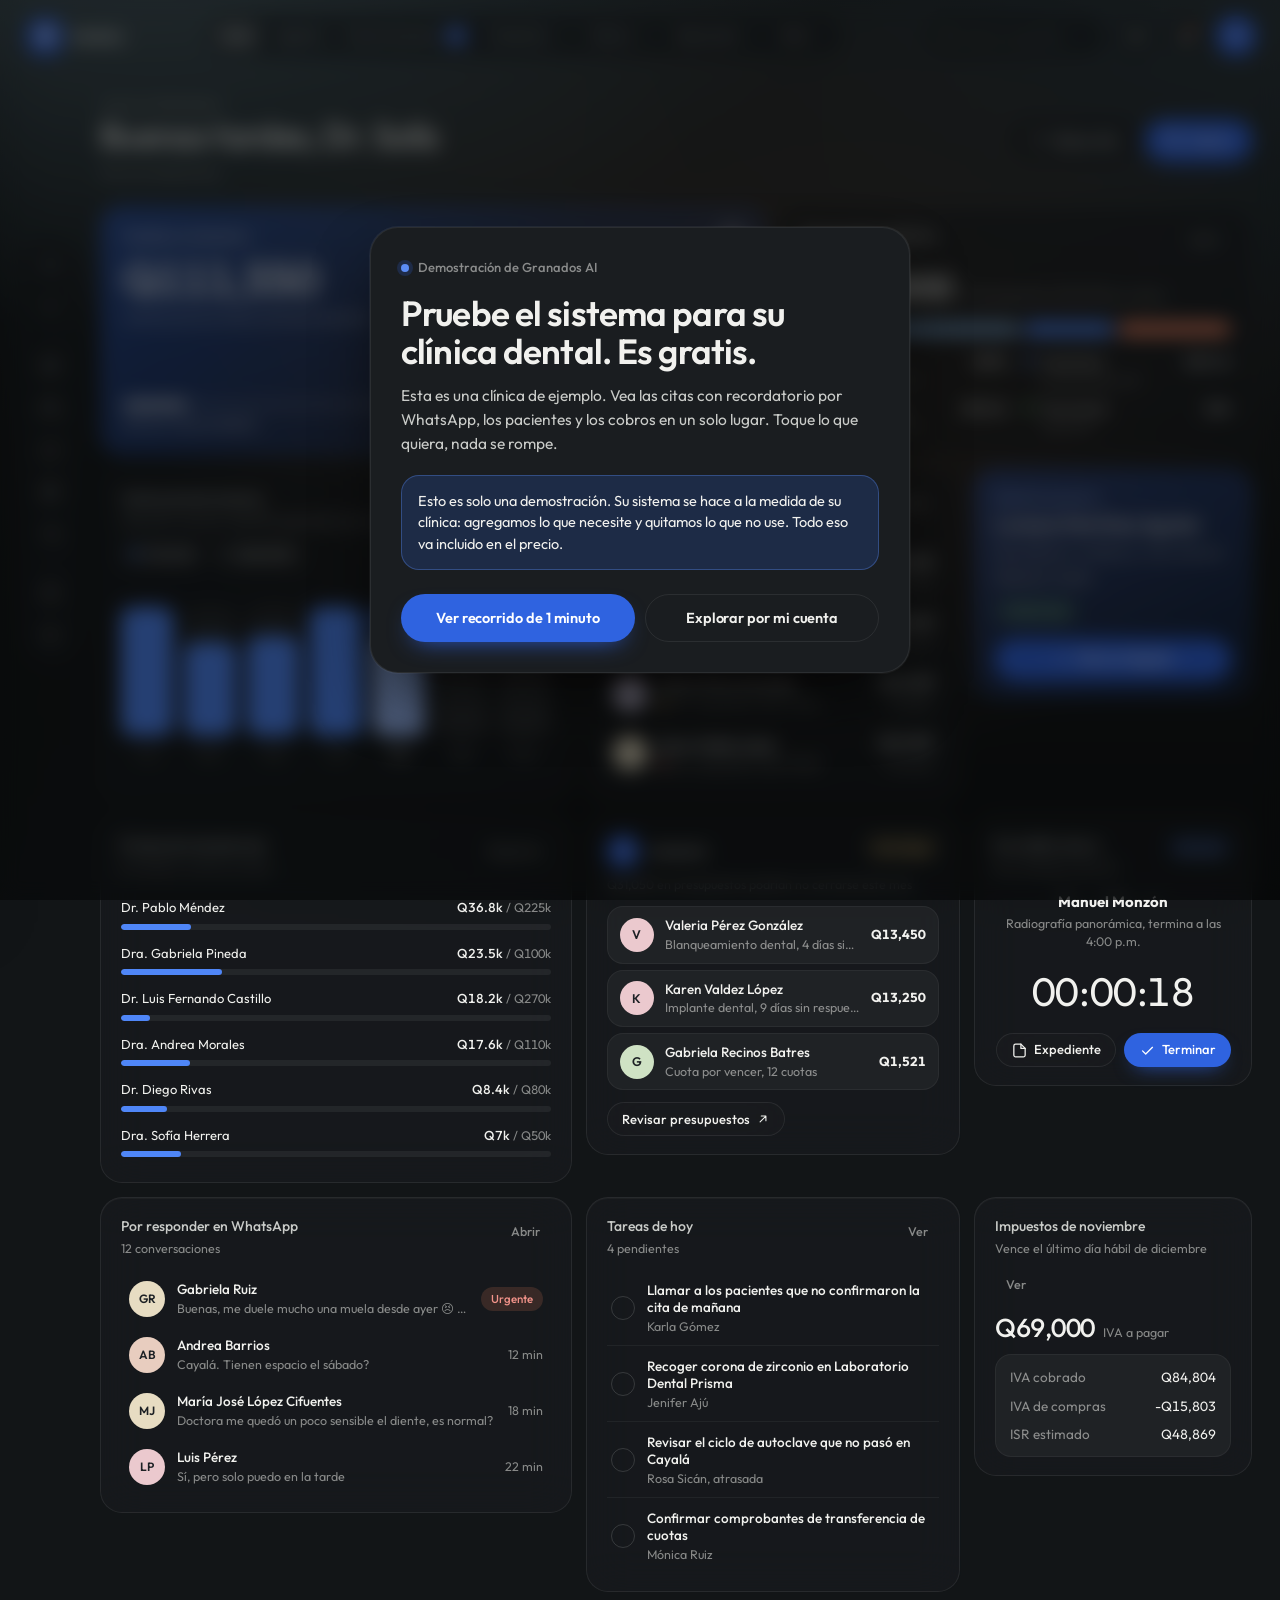
<file: index.html>
<!DOCTYPE html>
<html lang="es" data-theme="dark">
<head>
<meta name="robots" content="noindex, nofollow">
<meta charset="utf-8">
<meta name="viewport" content="width=device-width, initial-scale=1, viewport-fit=cover">
<title>Lumina Clínicas Dentales | Sistema de gestión</title>
<meta name="description" content="Demo de sistema de gestión para clínicas dentales: agenda, conversaciones de WhatsApp, expediente, odontograma, caja, ventas y utilidad, facturas FEL, impuestos, inventario, planilla y asistente con IA.">
<meta name="theme-color" content="#121517">
<link rel="preconnect" href="https://fonts.googleapis.com">
<link rel="preconnect" href="https://fonts.gstatic.com" crossorigin>
<link href="https://fonts.googleapis.com/css2?family=Outfit:wght@300;400;500;600;700&display=swap" rel="stylesheet">
<style>
:root,:root[data-theme="dark"]{
  --bg:#121517; --card:rgba(26,29,32,.58); --card-solid:#1A1D20; --card-2:rgba(255,255,255,.045); --border:rgba(255,255,255,.075); --border-2:rgba(255,255,255,.05);
  --ink:#F1F1EE; --ink-2:#C9CBC8; --muted:rgba(241,241,238,.52); --faint:rgba(241,241,238,.32);
  --accent:#5B8CF5; --btn:#2F63E0; --btn-h:#3A6FEA; --accent-soft:rgba(47,99,224,.20); --accent-ink:#9DBBFA; --accent-line:rgba(91,140,245,.35);
  --hover:rgba(255,255,255,.06); --track:rgba(255,255,255,.06); --track-strong:rgba(255,255,255,.14);
  --green:#8BD49A; --green-bg:rgba(111,191,115,.16); --red:#F2938A; --red-bg:rgba(232,128,95,.16); --amber:#EBC27A; --amber-bg:rgba(235,194,122,.14);
  --sky:#9EC3E6; --sky-bg:rgba(106,143,181,.20); --violet:#C2B3F2; --violet-bg:rgba(160,140,230,.16); --gray-bg:rgba(255,255,255,.07);
  --coral:#E8805F; --steel:#6A8FB5;
  --bar-a:#4F86F7; --bar-b:rgba(255,255,255,.12); --bar-today:#9DBBFA; --bar-g:#6FBF73;
  --tooth:rgba(255,255,255,.05); --tooth-line:rgba(255,255,255,.28); --scrim:rgba(5,6,7,.55);
  --sh-1:0 1px 0 rgba(255,255,255,.03) inset; --sh-pop:0 30px 70px -20px rgba(0,0,0,.75),0 0 0 1px rgba(255,255,255,.06);
  --hero:linear-gradient(135deg,rgba(47,99,224,.55) 0%,rgba(47,99,224,.22) 55%,rgba(47,99,224,.10) 100%);
  --hero-ink:#F4F6FB; --hdr:transparent; --blur:blur(22px) saturate(140%);
  --scene:radial-gradient(1100px 650px at 12% -8%,rgba(120,150,165,.42),transparent 62%),radial-gradient(900px 620px at 58% 42%,rgba(128,90,66,.34),transparent 66%),radial-gradient(1000px 700px at 100% 0%,rgba(75,92,104,.30),transparent 62%),radial-gradient(800px 600px at 0% 100%,rgba(20,24,26,.9),transparent 70%),linear-gradient(180deg,#20272A 0%,#16191B 42%,#0D0E0F 100%);
  --t0:#C9D9EA; --t1:#E8CDBF; --t2:#CFE2C4; --t3:#E7DCC2; --t4:#D8CFEA; --t5:#EBC9CE; --t-ink:#1D2125;
  --k-pendiente:rgba(86,112,132,.55); --k-aceptado:rgba(47,99,224,.42); --k-tratamiento:rgba(120,74,58,.62); --k-terminado:rgba(110,112,114,.45);
  --brand-50:rgba(47,99,224,.10); --brand-100:var(--accent-soft); --brand-200:rgba(47,99,224,.32); --brand-400:#5B8CF5; --brand-500:var(--accent); --brand-700:var(--accent-ink); --brand-900:#C9D9FB;
  --glass:var(--card); --glass-strong:var(--card-solid); --glass-edge:var(--border); --field:rgba(255,255,255,.05); --chip-on:rgba(255,255,255,.12); --line:var(--border); --line-2:var(--border-2); --paper:#FFFFFF;
  --metal:linear-gradient(180deg,#3A6FEA,#2F63E0);
  --font:"Outfit",system-ui,-apple-system,"Segoe UI",Roboto,"Helvetica Neue",Arial,sans-serif;
  color-scheme:dark;
}
:root[data-theme="light"]{
  --bg:#E8EAEC; --card:rgba(255,255,255,.62); --card-solid:#FBFBFA; --card-2:rgba(255,255,255,.55); --border:rgba(20,24,28,.08); --border-2:rgba(20,24,28,.06);
  --ink:#16191C; --ink-2:#3A3F44; --muted:rgba(22,25,28,.56); --faint:rgba(22,25,28,.34);
  --accent:#2F63E0; --btn:#2F63E0; --btn-h:#2756C9; --accent-soft:rgba(47,99,224,.12); --accent-ink:#1F4DB8; --accent-line:rgba(47,99,224,.28);
  --hover:rgba(255,255,255,.7); --track:rgba(20,24,28,.06); --track-strong:rgba(20,24,28,.14);
  --green:#2F7D46; --green-bg:rgba(111,191,115,.20); --red:#B5462F; --red-bg:rgba(232,128,95,.18); --amber:#8C5A00; --amber-bg:rgba(235,194,122,.30);
  --sky:#2F5B85; --sky-bg:rgba(106,143,181,.20); --violet:#5B45B8; --violet-bg:rgba(160,140,230,.18); --gray-bg:rgba(20,24,28,.06);
  --bar-a:#2F63E0; --bar-b:rgba(20,24,28,.12); --bar-today:#8EAEF3; --bar-g:#4FA857;
  --tooth:rgba(255,255,255,.8); --tooth-line:rgba(20,24,28,.3); --scrim:rgba(20,24,28,.32);
  --sh-1:0 1px 2px rgba(20,24,28,.04); --sh-pop:0 30px 60px -20px rgba(20,24,28,.28),0 0 0 1px rgba(20,24,28,.06);
  --hero:linear-gradient(135deg,rgba(47,99,224,.95) 0%,rgba(47,99,224,.78) 60%,rgba(31,73,182,.85) 100%);
  --hero-ink:#FFFFFF;
  --scene:radial-gradient(1100px 650px at 12% -8%,rgba(150,175,190,.55),transparent 62%),radial-gradient(900px 620px at 58% 42%,rgba(214,186,166,.45),transparent 66%),radial-gradient(1000px 700px at 100% 0%,rgba(170,184,196,.45),transparent 62%),linear-gradient(180deg,#E3E7EA 0%,#ECEAE6 50%,#E6E2DD 100%);
  --t-ink:#1D2125;
  --k-pendiente:rgba(106,143,181,.30); --k-aceptado:rgba(47,99,224,.22); --k-tratamiento:rgba(186,120,92,.28); --k-terminado:rgba(140,142,144,.22);
  --glass-strong:var(--card-solid); --field:rgba(255,255,255,.7); --chip-on:#FFFFFF;
  color-scheme:light;
}
:root{box-sizing:border-box;padding-top:env(safe-area-inset-top,0px);padding-bottom:env(safe-area-inset-bottom,0px)}
*,*::before,*::after{box-sizing:border-box}
html{scroll-padding-top:calc(env(safe-area-inset-top,0px) + 80px);-webkit-text-size-adjust:100%;background:var(--bg)}
body{margin:0;font-family:var(--font);font-size:14px;line-height:1.5;color:var(--ink);background:transparent;-webkit-font-smoothing:antialiased;-moz-osx-font-smoothing:grayscale;min-height:100vh}
body::before{content:"";position:fixed;inset:0 0 auto;height:env(safe-area-inset-top,0px);z-index:60;background:var(--bg)}
.scene{position:fixed;inset:0;z-index:-1;background:var(--scene);pointer-events:none}
button,input,select,textarea{font:inherit;color:inherit}
a{color:inherit}
img,svg{max-width:100%}
.ic{flex:none;display:block}
:focus-visible{outline:2px solid var(--accent);outline-offset:2px}
.num,.tnum{font-variant-numeric:tabular-nums}
.liquid{display:none}
.glass,.card,.kpi,.conv,.kcol,.modal,.panel,.pop,.tn-menu,.search-results,.toggle-row,.sidebar,.bottom-nav,.rail{-webkit-backdrop-filter:var(--blur);backdrop-filter:var(--blur)}

/* ===== encabezado ===== */
.hdr{position:sticky;top:env(safe-area-inset-top,0px);z-index:40}
.hdr::before{content:"";position:absolute;inset:0;background:linear-gradient(180deg,var(--bg) 0%,rgba(0,0,0,0) 100%);opacity:.0;pointer-events:none}
.hdr-in{max-width:1560px;margin:0 auto;height:72px;padding:0 24px 0 28px;display:flex;align-items:center;gap:10px}
.logo{display:flex;align-items:center;gap:10px;text-decoration:none;flex:none;min-width:150px}
.logo b{font-size:17px;font-weight:600;letter-spacing:-.01em;text-transform:lowercase}
.brand-mark{width:34px;height:34px;border-radius:10px;display:grid;place-items:center;background:var(--btn);flex:none;box-shadow:0 6px 16px -6px rgba(47,99,224,.7)}
.topnav{display:flex;align-items:center;gap:2px;padding:4px;border-radius:999px;background:var(--card);border:1px solid var(--border);-webkit-backdrop-filter:var(--blur);backdrop-filter:var(--blur);min-width:0}
.hdr .spacer:first-of-type{flex:1}
.tn{position:relative}
.tn-item{display:inline-flex;align-items:center;gap:6px;height:32px;padding:0 14px;border-radius:999px;border:0;background:none;color:var(--muted);font-weight:500;font-size:13px;text-decoration:none;cursor:pointer;white-space:nowrap;transition:background .2s,color .2s}
.tn-item>.ic{display:none}
.tn-item:hover{color:var(--ink)}
.tn-item.on{background:var(--chip-on);color:var(--ink);box-shadow:var(--sh-1)}
.tn-item .chev{opacity:.5;transition:transform .2s}
.tn.open .tn-item .chev{transform:rotate(180deg)}
.tn-badge,.nav a .count{min-width:18px;height:18px;padding:0 6px;border-radius:999px;background:var(--btn);color:#fff;font-size:10.5px;font-weight:600;display:inline-grid;place-items:center;line-height:1}
.tn-menu{position:absolute;top:44px;left:50%;transform:translateX(-50%);min-width:330px;background:var(--card-solid);border:1px solid var(--border);border-radius:20px;box-shadow:var(--sh-pop);padding:6px;display:none;z-index:50}
.tn.open .tn-menu{display:block;animation:fade .16s ease}
.tn-menu a{display:flex;align-items:flex-start;gap:12px;padding:10px;border-radius:14px;text-decoration:none}
.tn-menu a:hover,.tn-menu a.on{background:var(--hover)}
.tn-menu a b{display:flex;align-items:center;gap:8px;font-size:13.5px;font-weight:600}
.tn-menu a small{display:block;color:var(--muted);font-size:12px;line-height:1.4;margin-top:1px}
.tn-menu .icon-chip{width:34px;height:34px;border-radius:50%}
.spacer{flex:1}
.search{position:relative;width:210px;flex:none}
.search .ic{z-index:2;position:absolute;left:14px;top:50%;transform:translateY(-50%);color:var(--muted);pointer-events:none}
.search input{width:100%;height:40px;border-radius:999px;border:1px solid var(--border);background:var(--card);-webkit-backdrop-filter:var(--blur);backdrop-filter:var(--blur);padding:0 44px 0 38px;outline:0;font-size:13.5px;transition:border-color .2s}
.search input::placeholder{color:var(--faint)}
.search input:focus{border-color:var(--accent-line)}
.kbd{position:absolute;right:10px;top:50%;transform:translateY(-50%);font-size:11px;font-weight:600;color:var(--muted);background:var(--track);border-radius:999px;padding:2px 7px;pointer-events:none}
#view .search{width:auto;flex:1 1 260px;max-width:360px}
#view .search input{padding-right:14px}
.view-search{width:100%;max-width:340px}
.view-search input{padding-right:14px}
.search-results{position:absolute;left:0;right:0;top:48px;border-radius:20px;padding:6px;z-index:45;display:none;max-height:380px;overflow:auto;background:var(--card-solid);border:1px solid var(--border);box-shadow:var(--sh-pop);min-width:300px}
.search-results.open{display:block}
.btn.hdr-btn{width:40px;height:40px;border-radius:50%;padding:0;flex:none}
.select-wrap{position:relative;display:inline-flex}
.select-wrap .ic{z-index:2;position:absolute;left:13px;top:50%;transform:translateY(-50%);pointer-events:none;color:var(--accent)}
.select-pill{appearance:none;-webkit-appearance:none;height:40px;border-radius:999px;border:1px solid var(--border);padding:0 32px 0 36px;font-weight:500;font-size:13px;cursor:pointer;color:var(--ink);background:var(--card) url("data:image/svg+xml,%3Csvg xmlns='http://www.w3.org/2000/svg' width='12' height='12' viewBox='0 0 24 24' fill='none' stroke='%23999' stroke-width='2.5' stroke-linecap='round' stroke-linejoin='round'%3E%3Cpath d='m6 9 6 6 6-6'/%3E%3C/svg%3E") no-repeat right 13px center;-webkit-backdrop-filter:var(--blur);backdrop-filter:var(--blur)}
.select-pill option{background:var(--card-solid);color:var(--ink)}
.select-pill:disabled{opacity:.6;cursor:not-allowed}
.bell{position:relative}
.bell .dot{position:absolute;top:9px;right:10px;width:7px;height:7px;border-radius:50%;background:var(--coral);box-shadow:0 0 0 2px var(--card-solid)}
.pop{position:absolute;right:0;top:50px;width:min(340px,calc(100vw - 24px));background:var(--card-solid);border:1px solid var(--border);border-radius:20px;box-shadow:var(--sh-pop);padding:6px;display:none;z-index:50}
.pop.open{display:block;animation:fade .16s ease}
.notif-item{display:flex;gap:12px;padding:10px;border-radius:14px;cursor:pointer;text-decoration:none}
.notif-item:hover{background:var(--hover)}
.notif-item p{margin:0;font-size:13px;line-height:1.4}
.notif-item small{color:var(--muted);font-size:12px}
.me-btn{border:0;background:none;padding:0;cursor:pointer;border-radius:50%}
.me-btn .av{width:40px;height:40px;background:var(--btn) !important;color:#fff !important;font-size:13px}
.me-pop{width:300px;padding:14px}
.me-pop .sep{height:1px;background:var(--border);margin:12px -14px}
.me-link{display:flex;align-items:center;gap:10px;height:40px;padding:0 10px;border-radius:12px;text-decoration:none;font-weight:500;font-size:13.5px;color:var(--ink-2);cursor:pointer;background:none;border:0;width:100%}
.me-link:hover{background:var(--hover);color:var(--ink)}
.demo-tag{display:none !important}
.btn.menu-btn{display:none}
.create-wrap{position:relative;flex:none}
.create-pop{right:0;left:auto;width:250px}
.create-pop button{display:flex;align-items:center;gap:11px;width:100%;height:42px;border:0;background:none;border-radius:12px;padding:0 12px;cursor:pointer;font-weight:500;color:var(--ink);font-family:inherit;font-size:13.5px}
.create-pop button:hover{background:var(--hover)}
.create-pop button .ic{color:var(--accent)}

/* ===== barra lateral flotante ===== */
.rail{position:fixed;left:22px;top:50%;transform:translateY(-50%);z-index:30;display:flex;flex-direction:column;gap:4px;padding:8px;border-radius:999px;background:var(--card);border:1px solid var(--border)}
.rail .sep{height:1px;margin:6px 8px;background:var(--border)}
.rail button,.rail a{width:38px;height:38px;border-radius:50%;display:grid;place-items:center;border:0;background:none;color:var(--muted);cursor:pointer;position:relative;text-decoration:none;transition:background .2s,color .2s}
.rail button:hover,.rail a:hover{background:var(--hover);color:var(--ink)}
.rail [data-tip]:hover::after{content:attr(data-tip);position:absolute;left:48px;top:50%;transform:translateY(-50%);background:var(--card-solid);color:var(--ink);border:1px solid var(--border);padding:5px 10px;border-radius:999px;font-size:12px;font-weight:500;white-space:nowrap;box-shadow:var(--sh-pop);pointer-events:none}
.rail .create-pop{left:52px;right:auto;top:0}

/* ===== contenido ===== */
.app{max-width:1560px;margin:0 auto;padding:18px 28px 60px 100px}
.main{min-width:0}
.page-head{display:flex;align-items:center;gap:20px 28px;flex-wrap:wrap;margin:6px 0 22px}
.page-head>div:first-child{max-width:520px}
.eyebrow{font-size:12px;font-weight:500;color:var(--muted);margin-bottom:4px}
.page-head h1{font-size:34px;line-height:1.08;font-weight:500;letter-spacing:-.02em;margin:0}
.page-head p{margin:8px 0 0;color:var(--muted);font-size:14px;max-width:60ch}
.page-head .actions{margin-left:auto}
.actions{display:flex;gap:8px;flex-wrap:wrap;align-items:center}
.grid{display:grid;gap:14px}
.g4{grid-template-columns:repeat(4,minmax(0,1fr))}
.g3{grid-template-columns:repeat(3,minmax(0,1fr))}
.g2{grid-template-columns:repeat(2,minmax(0,1fr))}
.g-main{grid-template-columns:minmax(0,1.65fr) minmax(0,1fr)}
.g-side{grid-template-columns:minmax(0,1fr) minmax(0,1.4fr)}
.span2{grid-column:span 2}
.stack{display:flex;flex-direction:column;gap:14px;min-width:0}
.mt{margin-top:14px}
.muted{color:var(--muted)}
.small{font-size:12.5px}
.strong{font-weight:600}
.right{text-align:right}
.row-flex{display:flex;align-items:center;gap:10px;min-width:0}
.between{display:flex;align-items:center;justify-content:space-between;gap:12px}
.wrap{flex-wrap:wrap}
.trunc{overflow:hidden;text-overflow:ellipsis;white-space:nowrap;min-width:0}
.sr{position:absolute;width:1px;height:1px;overflow:hidden;clip:rect(0 0 0 0);white-space:nowrap}

/* ===== tarjetas de cristal ===== */
.glass,.card{background:var(--card);border:1px solid var(--border);box-shadow:var(--sh-1)}
.card{border-radius:22px;padding:18px 20px;min-width:0}
.card-head{display:flex;align-items:flex-start;justify-content:space-between;gap:12px;margin-bottom:14px;flex-wrap:wrap}
.card-head h3,.h3{font-size:14px;font-weight:500;margin:0;color:var(--ink-2)}
.card-head p{margin:2px 0 0;color:var(--muted);font-size:12.5px}
.card-head .btn-ghost{height:30px;padding:0 10px;font-size:12.5px}
.kpi{border-radius:22px;padding:14px 16px;min-width:0;position:relative;display:grid;grid-template-columns:auto 1fr;column-gap:14px;align-items:center}
.kpi-top{display:contents}
.kpi-ic{grid-column:1;grid-row:1/4;width:44px;height:44px;border-radius:50%;display:grid;place-items:center;background:var(--track);border:1px solid var(--border);color:var(--ink-2)}
.kpi-value{grid-column:2;grid-row:1;font-size:23px;font-weight:500;letter-spacing:-.02em;line-height:1.15;font-variant-numeric:tabular-nums}
.kpi-label{grid-column:2;grid-row:2;font-size:12.5px;color:var(--muted);font-weight:400}
.kpi-foot{grid-column:1/-1;grid-row:4;font-size:12px;color:var(--muted);margin-top:8px;line-height:1.5}
.kpi-foot b{color:var(--ink-2);font-weight:600}
.delta{display:inline-flex;align-items:center;height:20px;padding:0 8px;border-radius:999px;font-size:11px;font-weight:600;margin-right:4px}
.delta.up{background:var(--btn);color:#fff}
.delta.down{background:var(--coral);color:#fff}

/* ===== botones ===== */
.btn{display:inline-flex;align-items:center;justify-content:center;gap:7px;height:40px;padding:0 18px;border-radius:999px;border:1px solid transparent;cursor:pointer;font-weight:500;font-size:13.5px;white-space:nowrap;text-decoration:none;transition:background .2s,border-color .2s,transform .1s;user-select:none;-webkit-tap-highlight-color:transparent;color:var(--ink)}
.btn:active{transform:scale(.98)}
.metal,.btn-primary{color:#fff !important;background:var(--btn);border-color:transparent;box-shadow:0 8px 20px -10px rgba(47,99,224,.9)}
.btn.metal:hover{background:var(--btn-h)}
.btn-glass{background:var(--card);border-color:var(--border);color:var(--ink);-webkit-backdrop-filter:var(--blur);backdrop-filter:var(--blur)}
.btn-glass:hover{background:var(--hover)}
.btn-ghost{background:transparent;color:var(--muted)}
.btn-ghost:hover{background:var(--hover);color:var(--ink)}
.btn-danger{background:var(--red-bg);color:var(--red)}
.btn-sm{height:34px;padding:0 14px;font-size:13px;gap:6px}
.btn-xs{height:28px;padding:0 11px;font-size:12px;gap:5px}
.btn-icon{width:40px;padding:0}
.btn-sm.btn-icon{width:34px}
.btn-block{width:100%}
.btn[disabled]{opacity:.55;pointer-events:none}
.btn .spin{width:15px;height:15px;border-radius:50%;border:2px solid currentColor;border-right-color:transparent;animation:spin .7s linear infinite}
@keyframes spin{to{transform:rotate(360deg)}}

/* ===== etiquetas ===== */
.pill{display:inline-flex;align-items:center;gap:6px;height:24px;padding:0 10px;border-radius:999px;font-size:11.5px;font-weight:500;white-space:nowrap;line-height:1}
.p-brand{background:var(--accent-soft);color:var(--accent-ink)}
.p-green{background:var(--green-bg);color:var(--green)}
.p-amber{background:var(--amber-bg);color:var(--amber)}
.p-red{background:var(--red-bg);color:var(--red)}
.p-sky{background:var(--sky-bg);color:var(--sky)}
.p-violet{background:var(--violet-bg);color:var(--violet)}
.p-gray{background:var(--gray-bg);color:var(--ink-2)}
.dotx{width:8px;height:8px;border-radius:50%;display:inline-block;flex:none;background:currentColor}

/* ===== listas, avatares y tablas ===== */
.list{display:flex;flex-direction:column;gap:2px}
.li{display:flex;align-items:center;gap:12px;padding:9px 8px;border-radius:14px;text-decoration:none;color:inherit;min-width:0;transition:background .2s}
.li.click{cursor:pointer}
.li.click:hover{background:var(--hover)}
.li-main{flex:1;min-width:0}
.li-title{font-weight:500;font-size:13.5px;line-height:1.3;overflow:hidden;text-overflow:ellipsis;white-space:nowrap}
.li-sub{font-size:12.5px;color:var(--muted);line-height:1.35;overflow:hidden;text-overflow:ellipsis;white-space:nowrap;margin-top:1px}
.li-time{font-variant-numeric:tabular-nums;font-weight:500;font-size:12.5px;min-width:66px;color:var(--ink-2)}
.av{width:36px;height:36px;border-radius:50%;display:grid;place-items:center;font-weight:600;font-size:12px;flex:none;color:var(--t-ink) !important}
.av.lg{width:60px;height:60px;font-size:19px}
.av.xl{width:70px;height:70px;font-size:22px}
.av.sm{width:26px;height:26px;font-size:10px;box-shadow:0 0 0 2px var(--card-solid)}
.sq{width:34px;height:34px;border-radius:50%;display:grid;place-items:center;font-weight:600;font-size:12.5px;flex:none;color:var(--t-ink) !important}
.t0{background:var(--t0)}.t1{background:var(--t1)}.t2{background:var(--t2)}.t3{background:var(--t3)}.t4{background:var(--t4)}.t5{background:var(--t5)}
.icon-chip{width:36px;height:36px;border-radius:50%;display:grid;place-items:center;flex:none}
.empty{text-align:center;padding:26px 12px;color:var(--muted)}
.empty .h3{color:var(--ink);margin-bottom:4px}
.tbl-wrap{overflow-x:auto;margin:0 -4px;padding:0 4px;-webkit-overflow-scrolling:touch}
table.tbl{width:100%;border-collapse:separate;border-spacing:0;font-size:13.5px}
.tbl th{text-align:left;font-weight:400;color:var(--muted);font-size:12px;padding:0 12px 10px;border-bottom:1px solid var(--border);white-space:nowrap}
.tbl td{padding:12px;border-bottom:1px solid var(--border-2);white-space:nowrap;vertical-align:middle}
.tbl tbody tr:last-child td{border-bottom:0}
.tbl tbody tr.click{cursor:pointer}
.tbl tbody tr:hover td{background:var(--hover)}
.tbl tbody tr:hover td:first-child{border-radius:12px 0 0 12px}.tbl tbody tr:hover td:last-child{border-radius:0 12px 12px 0}
.tbl .num,.tbl th.num{text-align:right;font-variant-numeric:tabular-nums}
.tbl .pos{color:var(--green);font-weight:600}
.who{display:flex;align-items:center;gap:10px;min-width:0}
.who b{font-weight:500;display:block;line-height:1.25}
.who small{display:block;color:var(--muted);font-size:12px}
.more{display:flex;justify-content:center;margin-top:12px}

/* ===== pestañas y segmentos ===== */
.tabs-wrap{overflow-x:auto;margin:0 0 14px;scrollbar-width:none}
.tabs-wrap::-webkit-scrollbar{display:none}
.tabs,.seg{display:inline-flex;gap:2px;padding:4px;border-radius:999px;background:var(--card);border:1px solid var(--border);white-space:nowrap;max-width:100%;-webkit-backdrop-filter:var(--blur);backdrop-filter:var(--blur)}
.seg{overflow-x:auto;scrollbar-width:none;-webkit-overflow-scrolling:touch}
.seg::-webkit-scrollbar{display:none}
.tab,.seg button{flex:none;height:30px;padding:0 14px;border-radius:999px;border:0;background:transparent;font-weight:500;color:var(--muted);cursor:pointer;font-size:13px;display:inline-flex;align-items:center;gap:6px;transition:background .2s,color .2s}
.tab:hover,.seg button:hover{color:var(--ink)}
.tab.on,.seg button.on{background:var(--chip-on);color:var(--ink);box-shadow:var(--sh-1)}

/* ===== formularios ===== */
.form{display:grid;gap:14px}
.form .two{display:grid;grid-template-columns:1fr 1fr;gap:12px}
.field{display:flex;flex-direction:column;gap:6px;min-width:0}
.field>label,.lbl{font-size:12.5px;font-weight:500;color:var(--muted)}
.input{width:100%;height:42px;border-radius:14px;border:1px solid var(--border);background:var(--field);padding:0 14px;outline:0;transition:border-color .2s;min-width:0;font-size:14px;color:var(--ink)}
.input::placeholder{color:var(--faint)}
select.input{appearance:none;-webkit-appearance:none;padding-right:34px;background:var(--field) url("data:image/svg+xml,%3Csvg xmlns='http://www.w3.org/2000/svg' width='12' height='12' viewBox='0 0 24 24' fill='none' stroke='%23999' stroke-width='2.5' stroke-linecap='round' stroke-linejoin='round'%3E%3Cpath d='m6 9 6 6 6-6'/%3E%3C/svg%3E") no-repeat right 13px center}
select.input option{background:var(--card-solid);color:var(--ink)}
textarea.input{height:auto;min-height:100px;border-radius:16px;padding:11px 14px;resize:vertical;line-height:1.5}
.input:focus{border-color:var(--accent-line);box-shadow:0 0 0 3px var(--accent-soft)}
select.input:disabled{opacity:.7}
.input-sm{height:36px;font-size:13px;padding:0 30px 0 12px;border-radius:12px}
.hint{font-size:12.5px;color:var(--muted)}
.err{font-size:13px;color:var(--red);background:var(--red-bg);border-radius:14px;padding:10px 12px;display:flex;gap:8px;align-items:center}
.switch{width:42px;height:24px;border-radius:999px;border:0;background:var(--track-strong);position:relative;cursor:pointer;flex:none;padding:0;transition:background .2s}
.switch span{position:absolute;top:3px;left:3px;width:18px;height:18px;border-radius:50%;background:#fff;box-shadow:0 1px 3px rgba(0,0,0,.3);transition:transform .2s}
.switch.on{background:var(--btn)}
.switch.on span{transform:translateX(18px)}
.switch[disabled]{opacity:.5;cursor:not-allowed}
.toggle-row{display:flex;align-items:center;justify-content:space-between;gap:14px;padding:12px 14px;border-radius:16px;background:var(--card-2);border:1px solid var(--border-2)}
.toggle-row b{font-weight:500;display:block;font-size:13.5px}
.toggle-row small{color:var(--muted);font-size:12.5px}

/* ===== ventanas, panel y avisos ===== */
.overlay{position:fixed;inset:0;z-index:100;background:var(--scrim);-webkit-backdrop-filter:blur(6px);backdrop-filter:blur(6px);display:grid;place-items:center;padding:20px;animation:fade .18s ease}
.modal{width:min(560px,100%);max-height:calc(100vh - 40px);overflow:auto;border-radius:26px;padding:22px;background:var(--card-solid);border:1px solid var(--border);box-shadow:var(--sh-pop);animation:pop .22s cubic-bezier(.2,.9,.3,1.1)}
.modal.wide{width:min(840px,100%)}
.m-head{display:flex;align-items:flex-start;justify-content:space-between;gap:12px;margin-bottom:16px}
.m-head h2{margin:0;font-size:21px;font-weight:500;letter-spacing:-.01em;line-height:1.25}
.m-head p{margin:4px 0 0;color:var(--muted);font-size:13px}
.m-foot{display:flex;justify-content:flex-end;gap:8px;margin-top:18px;flex-wrap:wrap}
@keyframes fade{from{opacity:0}}
@keyframes pop{from{opacity:0;transform:translateY(8px) scale(.985)}}
@keyframes sheet{from{transform:translateY(30px);opacity:0}}
@keyframes slide{from{transform:translateX(30px);opacity:0}}
.panel-wrap{position:fixed;inset:0;z-index:95;background:var(--scrim);animation:fade .18s}
.panel{position:absolute;top:12px;right:12px;bottom:12px;width:min(430px,calc(100% - 24px));background:var(--card-solid);border:1px solid var(--border);border-radius:26px;box-shadow:var(--sh-pop);overflow-y:auto;padding:calc(env(safe-area-inset-top,0px) + 16px) 22px calc(env(safe-area-inset-bottom,0px) + 22px);animation:slide .24s cubic-bezier(.2,.8,.2,1)}
.panel-top{display:flex;justify-content:flex-end}
.pv-head{display:flex;flex-direction:column;align-items:center;text-align:center;gap:6px;margin:0 0 14px}
.pv-head h2{margin:6px 0 0;font-size:21px;font-weight:500}
.pv-head p{margin:0;color:var(--muted);font-size:13px}
.pv-acts{display:flex;gap:6px;justify-content:center;flex-wrap:wrap;margin-top:10px}
.tiles{display:grid;grid-template-columns:1fr 1fr;gap:8px;margin:14px 0}
.tile{border-radius:16px;background:var(--card-2);border:1px solid var(--border-2);padding:10px 14px}
.tile small{display:block;color:var(--muted);font-size:11.5px}
.tile b{font-size:16px;font-weight:500;font-variant-numeric:tabular-nums}
.sec-t{font-size:14px;font-weight:500;margin:18px 0 8px;color:var(--ink-2)}
.note-row{display:flex;gap:8px}
.acts{position:relative;padding-left:22px;margin-top:12px}
.acts::before{content:"";position:absolute;left:6px;top:8px;bottom:8px;width:1.5px;background:var(--border)}
.act{position:relative;padding:0 0 14px}
.act::before{content:"";position:absolute;left:-21px;top:4px;width:12px;height:12px;border-radius:50%;border:2.5px solid var(--accent);background:var(--card-solid)}
.act b{display:block;font-size:13.5px;font-weight:500}
.act small{color:var(--muted);font-size:12.5px}
.success{text-align:center;padding:8px 0 2px}
.success .big{width:64px;height:64px;border-radius:50%;margin:0 auto 14px;display:grid;place-items:center}
.success h2{margin:0 0 6px;font-size:22px;font-weight:500}
.success p{margin:0;color:var(--muted)}
.kv{display:grid;grid-template-columns:auto 1fr;gap:8px 18px;font-size:13.5px;margin:0}
.kv dt{color:var(--muted)}
.kv dd{margin:0;font-weight:500;text-align:right;min-width:0;overflow-wrap:anywhere}
.sumbox{border-radius:16px;padding:12px 14px;background:var(--card-2);border:1px solid var(--border-2);display:grid;gap:8px}
.sumbox .between{font-size:13.5px}
.sumbox .total{font-size:18px;font-weight:600}
.toasts{position:fixed;left:50%;transform:translateX(-50%);bottom:calc(env(safe-area-inset-bottom,0px) + 22px);z-index:200;display:flex;flex-direction:column;gap:8px;align-items:center;pointer-events:none;width:min(520px,calc(100vw - 24px))}
.toast{display:flex;align-items:center;gap:10px;padding:9px 16px 9px 9px;border-radius:999px;font-weight:500;font-size:13.5px;animation:toastin .3s cubic-bezier(.2,.9,.3,1.2);max-width:100%;background:var(--card-solid) !important;color:var(--ink);border:1px solid var(--border) !important;box-shadow:var(--sh-pop) !important}
.toast .tick{width:24px;height:24px;border-radius:50%;display:grid;place-items:center;flex:none}
.toast.out{opacity:0;transform:translateY(8px);transition:all .3s}
@keyframes toastin{from{opacity:0;transform:translateY(12px)}}
.info{display:flex;gap:12px;align-items:flex-start;padding:12px 16px;border-radius:18px;background:var(--accent-soft);border:1px solid var(--accent-line);font-size:13.5px;line-height:1.45;color:var(--ink-2)}
.info b{font-weight:600;color:var(--ink)}
.info .icon-chip{width:32px;height:32px}

/* ===== gráficas ===== */
.bar{height:6px;border-radius:999px;background:var(--track);overflow:hidden}
.bar>i{display:block;height:100%;border-radius:inherit;background:var(--bar-a)}
.bar.red>i{background:var(--coral)}
.bar.amber>i{background:#E0A94A}
.hbars{display:flex;flex-direction:column;gap:13px}
.hbar-top{display:flex;justify-content:space-between;gap:10px;font-size:13px;margin-bottom:6px}
.hbar-top span:last-child{font-variant-numeric:tabular-nums;font-weight:500}
.hbar .bar{height:8px}
.chart{width:100%;height:auto;display:block;overflow:visible}
.chart text{fill:var(--muted);font-size:11px;font-family:var(--font)}
.chart .grid-l{stroke:var(--border-2);stroke-width:1}
.chart .bar-a{fill:var(--bar-a)}
.chart .bar-b{fill:var(--bar-b)}
.chart .bar-g{fill:var(--bar-g)}
.chart .ln{stroke:var(--coral)}
.chart .ln-prev{stroke:var(--ink-2);stroke-dasharray:6 6;opacity:.6}
.chart .dotp{fill:var(--card-solid);stroke:var(--coral)}
.chart .hov{fill:transparent}
.chart .hov:hover{fill:var(--hover)}
.legend{display:flex;gap:8px;flex-wrap:wrap;font-size:12px;color:var(--ink-2)}
.legend span{display:inline-flex;align-items:center;gap:7px;height:26px;padding:0 10px;border-radius:999px;background:var(--track)}
.legend i{width:8px;height:8px;border-radius:50%;display:inline-block}
.donut-wrap{display:flex;align-items:center;gap:22px;flex-wrap:wrap}
.donut-wrap svg{width:160px;flex:none}
.donut-legend{display:flex;flex-direction:column;gap:9px;flex:1;min-width:160px}
.donut-legend div{display:flex;align-items:center;gap:9px;font-size:13px}
.donut-legend i{border-radius:50% !important}
.donut-legend b{margin-left:auto;font-variant-numeric:tabular-nums;font-weight:500}

/* ===== tablero ===== */
.bento{display:grid;grid-template-columns:repeat(12,minmax(0,1fr));gap:14px}
.c3{grid-column:span 3}.c4{grid-column:span 4}.c5{grid-column:span 5}.c6{grid-column:span 6}.c7{grid-column:span 7}.c8{grid-column:span 8}.c12{grid-column:span 12}
.hero{position:relative;overflow:hidden;border-radius:22px;padding:20px 22px;background:var(--hero);color:var(--hero-ink);border:1px solid var(--accent-line);display:grid;grid-template-columns:minmax(0,1fr) auto;gap:22px;min-height:196px;-webkit-backdrop-filter:var(--blur);backdrop-filter:var(--blur)}
.hero-l{display:flex;flex-direction:column;min-width:0;position:relative;z-index:1}
.hero-label{font-size:13px;font-weight:500;opacity:.85}
.hero-num{font-size:44px;font-weight:500;letter-spacing:-.025em;line-height:1.05;margin-top:10px;font-variant-numeric:tabular-nums}
.hero-sub{font-size:12.5px;opacity:.8;margin-top:6px}
.hero-goal{margin-top:auto;padding-top:18px}
.hero-goal .bar{height:6px;background:rgba(255,255,255,.18)}
.hero-goal .bar>i{background:#fff}
.hero-goal .between{font-size:12px;opacity:.85;margin-top:8px}
.hero-r{position:relative;z-index:1;border-left:1px solid rgba(255,255,255,.2);padding-left:20px;display:flex;flex-direction:column;justify-content:space-between;gap:10px;min-width:120px;margin-top:24px}
.hero-r small{display:block;font-size:11.5px;opacity:.75}
.hero-r b{font-size:20px;font-weight:500;font-variant-numeric:tabular-nums}
.hero-link{position:absolute;top:16px;right:16px;z-index:2;width:34px;height:34px;border-radius:50%;display:grid;place-items:center;background:rgba(255,255,255,.14);border:1px solid rgba(255,255,255,.22);color:#fff;text-decoration:none}
.big-num{font-size:34px;font-weight:500;letter-spacing:-.02em;line-height:1.1;font-variant-numeric:tabular-nums}
.big-num small{font-size:12.5px;font-weight:400;color:var(--muted);letter-spacing:0;margin-left:8px}
.segbar{display:flex;height:14px;border-radius:999px;overflow:hidden;gap:4px;margin:16px 0}
.segbar i{display:block;height:100%;border-radius:999px}
.seg-legend{display:grid;grid-template-columns:1fr 1fr;gap:10px 18px}
.seg-legend div{display:flex;align-items:flex-start;gap:8px;font-size:13px}
.seg-legend b{margin-left:auto;font-variant-numeric:tabular-nums;font-size:13px;font-weight:500}
.seg-legend small{display:block;color:var(--muted);font-size:11.5px}
.seg-legend i{width:8px;height:8px;border-radius:50%;margin-top:5px;flex:none}
.wk{display:grid;grid-template-columns:repeat(7,1fr);gap:10px;align-items:end;height:180px;padding-top:26px}
.wk-col{display:flex;flex-direction:column;align-items:center;gap:8px;height:100%;justify-content:flex-end;position:relative}
.wk-col::before{content:"";position:absolute;left:50%;transform:translateX(-50%);top:0;bottom:26px;width:100%;max-width:52px;border-radius:12px;background:var(--track)}
.wk-bar{width:100%;max-width:52px;border-radius:12px;background:var(--bar-a);min-height:4px;position:relative;z-index:1}
.wk-bar.today{background:var(--bar-today)}
.wk-bar.fut{background:repeating-linear-gradient(135deg,var(--track-strong) 0 2px,transparent 2px 7px)}
.wk-col small{font-size:11.5px;color:var(--muted);position:relative;z-index:1}
.wk-col.on small{color:var(--ink);font-weight:600}
.wk-tip{position:absolute;left:50%;top:-8px;transform:translate(-50%,-100%);background:var(--btn);color:#fff;font-size:11px;font-weight:600;padding:2px 8px;border-radius:999px;white-space:nowrap}
.hot{display:flex;align-items:center;gap:11px;padding:9px 6px;border-radius:14px;text-decoration:none;cursor:pointer}
.hot:hover{background:var(--hover)}
.hot .li-sub{display:flex;align-items:center;gap:6px}
.hot-amt{text-align:right;flex:none}
.hot-amt b{display:block;font-size:14px;font-weight:500;font-variant-numeric:tabular-nums}
.hot-amt small{color:var(--muted);font-size:11.5px}
.nextup{background:linear-gradient(160deg,rgba(47,99,224,.42),rgba(47,99,224,.14));border:1px solid var(--accent-line);border-radius:22px;padding:18px 20px;display:flex;flex-direction:column;gap:6px;min-width:0;-webkit-backdrop-filter:var(--blur);backdrop-filter:var(--blur)}
:root[data-theme="light"] .nextup{background:linear-gradient(160deg,rgba(47,99,224,.18),rgba(47,99,224,.06))}
.nextup .lbl{color:var(--accent-ink);font-size:12.5px}
.nextup h3{margin:0;font-size:19px;font-weight:500;line-height:1.3}
.nextup p{margin:0;color:var(--ink-2);font-size:12.5px}
.nextup .btn{margin-top:auto}
.lead-row{padding:7px 0}
.lead-row .between{font-size:13px;margin-bottom:6px}
.lead-row .between>span:last-child{font-variant-numeric:tabular-nums;color:var(--muted);font-size:12.5px}
.lead-row .between>span:last-child b{color:var(--ink);font-size:13px;font-weight:500}
.risk{display:flex;align-items:center;gap:11px;padding:10px 12px;border-radius:16px;background:var(--card-2);border:1px solid var(--border-2);margin-bottom:6px;text-decoration:none}
.timer{font-size:40px;font-weight:400;letter-spacing:-.01em;font-variant-numeric:tabular-nums;text-align:center;margin:10px 0 4px}
.ctrl{display:flex;gap:8px;justify-content:center;margin-top:12px}

/* ===== agenda ===== */
.agenda-bar{display:flex;align-items:center;gap:10px;flex-wrap:wrap;margin-bottom:14px}
.agenda-date{font-size:17px;font-weight:500;margin:0 6px}
.agenda-card{padding:0;overflow:hidden}
.agenda-scroll{overflow:auto;max-height:calc(100vh - 240px);min-height:420px;-webkit-overflow-scrolling:touch}
.agenda{display:grid;position:relative}
.ag-head{position:sticky;top:0;z-index:5;display:flex;align-items:center;gap:10px;padding:12px;background:var(--card-solid);border-bottom:1px solid var(--border);min-width:0}
.ag-corner{position:sticky;top:0;left:0;z-index:6;background:var(--card-solid);border-bottom:1px solid var(--border)}
.ag-times{position:sticky;left:0;z-index:4;background:var(--card-solid)}
.ag-time{height:var(--hour);font-size:11px;color:var(--muted);text-align:right;padding:4px 10px 0 0;font-variant-numeric:tabular-nums;border-top:1px solid var(--border-2)}
.ag-col{position:relative;border-left:1px solid var(--border-2);background-image:repeating-linear-gradient(180deg,var(--border-2) 0 1px,transparent 1px var(--half))}
.appt{position:absolute;left:4px;right:4px;border-radius:12px;padding:6px 10px;font-size:12px;line-height:1.3;overflow:hidden;cursor:pointer;border:1px solid var(--border);color:var(--ink);transition:filter .15s}
.appt:hover{filter:brightness(1.12);z-index:3}
.appt b{display:block;font-weight:500;font-size:12.5px;white-space:nowrap;overflow:hidden;text-overflow:ellipsis}
.appt span{display:block;white-space:nowrap;overflow:hidden;text-overflow:ellipsis;opacity:.75}
.appt.short{display:flex;gap:6px;align-items:center;padding:4px 10px}
.appt.short b{flex:1;min-width:0}
.a-confirmada{background:var(--k-aceptado)}
.a-pendiente{background:var(--amber-bg)}
.a-llego{background:var(--k-pendiente)}
.a-ensillon{background:var(--btn);color:#fff;border-color:transparent}
.a-completada{background:var(--k-terminado);opacity:.85}
.a-noasistio{background:var(--red-bg);color:var(--red);text-decoration:line-through}
.now-line{position:absolute;left:0;right:0;height:2px;background:var(--coral);z-index:4;pointer-events:none}
.now-line::before{content:"";position:absolute;left:-4px;top:-3px;width:8px;height:8px;border-radius:50%;background:var(--coral)}

/* ===== odontograma y expediente ===== */
.tools{display:flex;gap:6px;flex-wrap:wrap;margin-bottom:14px}
.tool{height:34px;padding:0 13px 0 10px;border-radius:999px;border:1px solid var(--border);background:var(--card-2);cursor:pointer;font-weight:500;font-size:12.5px;display:inline-flex;align-items:center;gap:7px;color:var(--ink-2)}
.tool i{width:10px;height:10px;border-radius:50%;display:inline-block;flex:none}
.tool.on{border-color:var(--accent-line);background:var(--accent-soft) !important;color:var(--ink) !important;box-shadow:none}
.odonto-scroll{overflow-x:auto;padding-bottom:6px;-webkit-overflow-scrolling:touch}
.odonto{min-width:720px;display:flex;flex-direction:column;gap:6px;align-items:center}
.arch{display:flex;gap:5px;align-items:flex-end}
.arch.low{align-items:flex-start}
.arch .mid{width:1.5px;align-self:stretch;background:var(--track-strong);margin:0 6px}
.tooth{display:flex;flex-direction:column;align-items:center;gap:3px;width:39px}
.tooth small{font-size:10.5px;color:var(--muted);font-variant-numeric:tabular-nums}
.tooth svg{width:39px;height:39px;overflow:visible}
.surf{fill:var(--tooth);stroke:var(--tooth-line);stroke-width:1;cursor:pointer;transition:fill .12s}
.surf:hover{fill:var(--accent-soft)}
.c-caries{fill:#E8805F !important}
.c-resina{fill:#5B8CF5 !important}
.c-sellante{fill:#6FBF73 !important}
.arch-gap{height:12px;width:100%;max-width:700px;border-top:1px dashed var(--track-strong)}
.findings{display:grid;grid-template-columns:repeat(auto-fill,minmax(220px,1fr));gap:8px;margin-top:14px}
.finding{display:flex;gap:9px;align-items:center;padding:9px 12px;border-radius:14px;background:var(--card-2);border:1px solid var(--border-2);font-size:12.5px}
.finding i{width:8px;height:8px;border-radius:50%;flex:none}
.pat-head{display:flex;gap:16px;align-items:center;flex-wrap:wrap}
.pat-head h1{margin:0;font-size:28px;font-weight:500;letter-spacing:-.02em;line-height:1.15}
.pat-meta{display:flex;gap:6px 14px;flex-wrap:wrap;color:var(--muted);font-size:13px;margin-top:6px}
.pat-meta span{display:inline-flex;align-items:center;gap:5px}
.pat-stats{display:grid;grid-template-columns:repeat(4,minmax(0,1fr));gap:8px;margin-top:16px}
.pat-stat{border-radius:16px;padding:10px 14px;background:var(--card-2);border:1px solid var(--border-2)}
.pat-stat small{display:block;color:var(--muted);font-size:11.5px}
.pat-stat b{font-size:16px;font-weight:500;font-variant-numeric:tabular-nums}
.timeline{position:relative;padding-left:24px}
.timeline::before{content:"";position:absolute;left:6px;top:6px;bottom:6px;width:1.5px;background:var(--border)}
.tl{position:relative;padding:0 0 16px}
.tl::before{content:"";position:absolute;left:-23px;top:4px;width:12px;height:12px;border-radius:50%;border:2.5px solid var(--accent);background:var(--card-solid)}
.tl.miss::before{border-color:var(--coral)}
.tl h4{margin:0;font-size:14px;font-weight:500}
.tl p{margin:4px 0 0;font-size:13px;color:var(--ink-2);max-width:72ch}
.tl small{color:var(--muted);font-size:12px}
.files{display:grid;grid-template-columns:repeat(auto-fill,minmax(190px,1fr));gap:12px}
.file{border-radius:18px;overflow:hidden;background:var(--card-2);border:1px solid var(--border-2);cursor:pointer;transition:border-color .2s}
.file:hover{border-color:var(--accent-line)}
.file-prev{height:118px;display:grid;place-items:center;overflow:hidden}
.file-body{padding:10px 14px}
.file-body b{display:block;font-size:13px;font-weight:500}
.file-body small{color:var(--muted);font-size:12px}

/* ===== tablero kanban ===== */
.kanban-scroll{overflow-x:auto;-webkit-overflow-scrolling:touch;padding-bottom:6px}
.kanban{display:grid;grid-template-columns:repeat(4,minmax(250px,1fr));gap:14px;min-width:1040px}
.kcol{border-radius:24px;padding:12px;background:var(--card);border:1px solid var(--border);min-width:0}
.kcol-head{display:flex;align-items:flex-start;justify-content:space-between;padding:4px 6px 12px}
.kcol-head b{font-size:13.5px;font-weight:500;display:flex;align-items:center;gap:8px}
.kcol-head small{display:block;color:var(--muted);font-size:12px;margin-top:2px;font-variant-numeric:tabular-nums}
.kcol-head>span{font-size:11.5px;color:var(--muted);height:22px;min-width:22px;padding:0 7px;border-radius:999px;background:var(--track);display:grid;place-items:center}
.kcard{border-radius:18px;padding:14px;margin-bottom:10px;cursor:pointer;background:var(--card-2);border:1px solid var(--border);transition:filter .2s}
.kcard:hover{filter:brightness(1.1)}
.kcard.k-pendiente{background:var(--k-pendiente)}.kcard.k-aceptado{background:var(--k-aceptado)}.kcard.k-tratamiento{background:var(--k-tratamiento)}.kcard.k-terminado{background:var(--k-terminado)}
.kcard .amt{font-size:18px;font-weight:500;font-variant-numeric:tabular-nums}
.kcard p{margin:0;font-size:12px;color:var(--muted)}
.kc-top{display:flex;gap:9px;align-items:flex-start;margin-bottom:12px}
.kc-top .sq{display:none}
.kc-top small{display:block;color:var(--muted);font-size:11.5px;margin-bottom:4px}
.kc-top b{display:block;font-size:14.5px;font-weight:500;line-height:1.3}
.kc-mid{display:flex;align-items:baseline;justify-content:space-between;gap:8px}
.kc-foot{display:flex;align-items:center;justify-content:space-between;gap:8px;margin-top:10px;font-size:12px;color:var(--muted)}
.kc-foot .row-flex{gap:6px}
.drop{border:1px dashed var(--border);border-radius:18px;padding:18px;text-align:center;color:var(--faint);font-size:12px}

/* ===== conversaciones ===== */
.conv-grid{display:grid;grid-template-columns:repeat(2,minmax(0,1fr));gap:14px;align-items:start}
.conv{border-radius:24px;padding:16px 18px;display:flex;flex-direction:column;gap:11px;min-width:0;background:var(--card);border:1px solid var(--border)}
.conv.flash{box-shadow:0 0 0 2px var(--accent)}
.conv-head{display:flex;align-items:center;gap:11px}
.conv-who{flex:1;min-width:0}
.conv-who b{display:block;font-size:15.5px;font-weight:500}
.conv-who small{color:var(--muted);font-size:12px;font-variant-numeric:tabular-nums}
.conv-meta{display:flex;align-items:center;gap:6px;flex-wrap:wrap}
.conv-ctrl{display:grid;grid-template-columns:minmax(0,1fr) minmax(0,1fr) auto;gap:10px;align-items:end;padding-bottom:12px;border-bottom:1px solid var(--border-2)}
.mini{display:flex;flex-direction:column;gap:5px;font-size:11.5px;color:var(--muted);min-width:0}
.conv-acts{display:flex;gap:6px}
.thread{height:290px;overflow-y:auto;display:flex;flex-direction:column;gap:8px;padding:2px;overscroll-behavior:contain;scrollbar-width:thin}
.cb{max-width:84%;padding:9px 13px 7px;border-radius:16px;font-size:13.5px;line-height:1.45;animation:fade .25s}
.cb.in{align-self:flex-start;background:var(--card-2);border:1px solid var(--border-2);border-top-left-radius:6px}
.cb.out{align-self:flex-end;background:var(--accent-soft);border:1px solid var(--accent-line);border-top-right-radius:6px}
.cb.bot{background:var(--track);border-color:var(--border)}
.cb-by{font-size:11.5px;font-weight:500;color:var(--accent-ink);margin-bottom:2px;display:flex;align-items:center;gap:4px}
.cb.in .cb-by{color:var(--muted)}
.cb-text{white-space:pre-wrap;overflow-wrap:anywhere}
.cb-time{font-size:10.5px;color:var(--muted);margin-top:3px;text-align:right}
.reply{display:flex;flex-direction:column;gap:8px}
.quick{display:flex;gap:6px;overflow-x:auto;scrollbar-width:none;-webkit-overflow-scrolling:touch}
.quick::-webkit-scrollbar{display:none}
.chip{height:32px;padding:0 13px;border-radius:999px;border:1px solid var(--border);background:var(--card-2);cursor:pointer;font-size:12.5px;font-weight:500;color:var(--ink-2);flex:none}
.chip:hover{border-color:var(--accent-line);color:var(--ink)}
.chip-sm{height:28px;font-size:12px;padding:0 11px}
.reply-row{display:flex;gap:8px;align-items:flex-end}
.reply-in{min-height:42px;height:42px;max-height:140px;border-radius:21px;padding:10px 16px;resize:none;line-height:1.4}

/* ===== ventas, tareas, marketing ===== */
.wfall{display:flex;flex-direction:column;gap:2px}
.wf{display:flex;justify-content:space-between;gap:12px;padding:10px 14px;border-radius:14px;font-size:13.5px;align-items:center}
.wf b{white-space:nowrap;font-variant-numeric:tabular-nums;font-weight:500}
.wf.minus{color:var(--ink-2)}
.wf.minus span::before{content:"Menos ";color:var(--muted)}
.wf.sub{background:var(--card-2)}
.wf.sub b{font-weight:600}
.wf.total{color:#fff;background:var(--btn);font-size:15px;margin-top:4px}
.task{display:flex;align-items:center;gap:12px;padding:10px 4px;border-bottom:1px solid var(--border-2)}
.task:last-child{border-bottom:0}
.check{width:24px;height:24px;border-radius:50%;border:1.5px solid var(--track-strong);background:transparent;display:grid;place-items:center;color:transparent;cursor:pointer;flex:none;padding:0;transition:all .15s}
.check:hover{border-color:var(--accent);color:var(--accent)}
.check.on{background:var(--btn);border-color:transparent;color:#fff}
.task.done .li-title{text-decoration:line-through;color:var(--muted)}
.stars{color:#E8B65F;letter-spacing:1px;font-size:15px;white-space:nowrap}
.review p{color:var(--ink-2);line-height:1.5}
.linkbox{display:flex;align-items:center;gap:10px;justify-content:space-between;padding:6px 6px 6px 16px;border-radius:999px;background:var(--card-2);border:1px solid var(--border);font-weight:500;min-width:0}
.auto{display:flex;gap:12px;align-items:flex-start;padding:12px;border-radius:18px;cursor:pointer;transition:background .2s;border:1px solid transparent}
.auto:hover{background:var(--hover)}
.auto.sel{background:var(--accent-soft);border-color:var(--accent-line)}
.auto-main{flex:1;min-width:0}
.auto-main b{display:block;font-size:14px;font-weight:500}
.auto-main p{margin:2px 0 5px;font-size:12.5px;color:var(--muted)}

/* ===== teléfono, chat y documentos ===== */
.phone{width:296px;max-width:100%;border-radius:42px;padding:10px;background:#0B0C0D;box-shadow:var(--sh-pop);margin:0 auto;border:1px solid rgba(255,255,255,.08)}
.screen{border-radius:33px;overflow:hidden;background:#EFEAE2;height:540px;display:flex;flex-direction:column}
.wa-head{background:#0B7A64;color:#fff;padding:14px 14px 12px;display:flex;align-items:center;gap:10px}
.wa-head b{display:block;font-size:14px}
.wa-head small{font-size:11.5px;opacity:.85}
.wa-av{width:32px;height:32px;border-radius:50%;background:#fff;display:grid;place-items:center}
.wa-body{flex:1;padding:14px 12px;display:flex;flex-direction:column;gap:8px;overflow:auto}
.bub{max-width:84%;padding:7px 10px 5px;border-radius:12px;font-size:13px;line-height:1.4;color:#111B21;box-shadow:0 1px 1px rgba(0,0,0,.08)}
.bub.in{background:#fff;align-self:flex-start;border-top-left-radius:4px}
.bub.out{background:#D9FDD3;align-self:flex-end;border-top-right-radius:4px}
.bub small{display:block;text-align:right;font-size:10.5px;color:#667781;margin-top:2px}
.bub .lnk{display:block;margin-top:6px;padding:7px;border-radius:9px;background:rgba(11,122,100,.08);color:#0B7A64;font-weight:600;text-align:center}
.wa-input{background:#F0F2F5;padding:10px;display:flex;gap:8px;align-items:center}
.wa-input div{flex:1;height:34px;border-radius:999px;background:#fff;color:#8696A0;font-size:13px;display:flex;align-items:center;padding:0 14px}
.screen.book{background:#F4F6F8;color:#16191C}
.book-head{background:linear-gradient(135deg,#3A6FEA,#1F49B6);color:#fff;padding:22px 18px 18px;display:flex;flex-direction:column;gap:4px;align-items:flex-start}
.book-head small{opacity:.85;font-size:12px}
.book-body{padding:14px;display:flex;flex-direction:column;gap:8px;overflow:auto}
.screen.book .lbl{color:#3A3F44;margin-top:4px}
.book-chips{display:flex;gap:6px;flex-wrap:wrap}
.book-chips span{padding:7px 12px;border-radius:999px;background:#fff;border:1px solid #DDE1E5;font-size:12.5px;font-weight:500}
.book-chips span.on{background:#2F63E0;color:#fff;border-color:#2F63E0}
.book-opt{padding:10px 14px;border-radius:16px;background:#fff;border:1px solid #DDE1E5;font-weight:500;font-size:13px}
.book-opt small{display:block;color:#6B7076;font-weight:400}
.book-opt.on{border-color:#2F63E0;box-shadow:0 0 0 2px rgba(47,99,224,.15)}
.book-btn{margin-top:6px;text-align:center;padding:12px;border-radius:999px;background:#2F63E0;color:#fff;font-weight:600;font-size:14px}
.chat{display:flex;flex-direction:column;height:calc(100vh - 320px);min-height:500px;padding:0;overflow:hidden}
.chat-head{padding:14px 18px;border-bottom:1px solid var(--border);display:flex;align-items:center;gap:12px;flex-wrap:wrap}
.chat-body{flex:1;overflow:auto;padding:18px;display:flex;flex-direction:column;gap:12px}
.msg{max-width:min(640px,88%);padding:11px 15px;border-radius:18px;font-size:14px;line-height:1.55;animation:pop .2s}
.msg.ai{align-self:flex-start;background:var(--card-2);border:1px solid var(--border-2);border-top-left-radius:6px}
.msg.me{align-self:flex-end;border-top-right-radius:6px;background:var(--accent-soft);border:1px solid var(--accent-line);color:var(--ink)}
.msg p{margin:0 0 6px}.msg p:last-child{margin:0}
.typing{display:inline-flex;gap:4px;padding:4px 0}
.typing i{width:6px;height:6px;border-radius:50%;background:var(--muted);animation:blink 1.2s infinite}
.typing i:nth-child(2){animation-delay:.2s}.typing i:nth-child(3){animation-delay:.4s}
@keyframes blink{0%,80%,100%{opacity:.25}40%{opacity:1}}
.chips{display:flex;gap:6px;flex-wrap:wrap;padding:0 18px 12px}
.chat-input{display:flex;gap:8px;padding:12px 14px;border-top:1px solid var(--border)}
.chat-input input{flex:1;border-radius:999px}
.paper{background:#fff;color:#16191C;border-radius:16px;padding:22px;border:1px solid #E3E5E8;font-size:13px}
.paper h3{margin:0;font-size:15.5px;font-weight:600}
.paper .muted{color:#6B7076}
.paper table{width:100%;border-collapse:collapse;margin:14px 0}
.paper th{text-align:left;font-size:11.5px;color:#6B7076;font-weight:500;border-bottom:1px solid #E3E5E8;padding:8px 6px}
.paper td{padding:8px 6px;border-bottom:1px solid #EFF1F3}
.paper .num{text-align:right}
.paper .tot{display:flex;justify-content:flex-end}
.paper .tot table{width:260px;margin:0}
.paper .tot td{border:0;padding:4px 6px}
.paper-grid{display:grid;grid-template-columns:1fr 1fr;gap:16px;margin-top:14px}
.uuid{font-size:12px;word-break:break-all;font-weight:600}
.sigpad{width:100%;height:180px;border-radius:16px;background:#fff;border:1.5px dashed #B8BEC6;touch-action:none;display:block;cursor:crosshair}
.perm td,.perm th{text-align:center}
.perm td:first-child,.perm th:first-child{text-align:left}
.perm .switch{margin:0 auto}
.locked{max-width:520px;margin:60px auto;text-align:center;padding:34px 26px}
.locked .icon-chip{margin:0 auto 14px;width:56px;height:56px}

/* ===== menú lateral móvil ===== */
.sidebar{position:fixed;left:10px;top:10px;bottom:10px;width:300px;max-width:84vw;background:var(--card-solid);border:1px solid var(--border);border-radius:26px;box-shadow:var(--sh-pop);transform:translateX(-110%);transition:transform .3s cubic-bezier(.2,.8,.2,1);z-index:95;padding:calc(env(safe-area-inset-top,0px) + 16px) 12px calc(env(safe-area-inset-bottom,0px) + 14px);display:flex;flex-direction:column;gap:10px}
body.drawer-open .sidebar{transform:none}
.scrim{display:none}
body.drawer-open .scrim{display:block;position:fixed;inset:0;z-index:90;background:var(--scrim);animation:fade .2s}
.brand{display:flex;align-items:center;gap:10px;padding:2px 6px 6px}
.brand-txt{flex:1;min-width:0}
.brand-name{font-weight:600;font-size:17px;line-height:1.1;text-transform:lowercase}
.brand-sub{font-size:12px;color:var(--muted)}
.nav{display:flex;flex-direction:column;gap:1px;overflow-y:auto;flex:1;margin:0 -4px;padding:2px 4px}
.nav-sec{display:flex;flex-direction:column}
.nav-group{display:flex;align-items:center;justify-content:space-between;width:100%;background:none;border:0;cursor:pointer;font-size:12px;color:var(--muted);padding:12px 12px 5px;font-weight:500;font-family:inherit}
.nav-group .ic{transition:transform .2s;opacity:.7}
.nav-sec:not(.open) .nav-group .ic{transform:rotate(-90deg)}
.nav-items{display:flex;flex-direction:column;gap:1px}
.nav-sec:not(.open) .nav-items{display:none}
.nav a{position:relative;display:flex;align-items:center;gap:11px;height:42px;padding:0 12px;border-radius:999px;color:var(--ink-2);text-decoration:none;font-weight:500;font-size:14px}
.nav a .ic{color:var(--muted)}
.nav a:hover{background:var(--hover)}
.nav a.metal{background:var(--chip-on) !important;color:var(--ink) !important;box-shadow:none;border:0}
.nav a.metal .ic{color:var(--accent)}
.nav a .count{margin-left:auto}
.side-foot{display:flex;flex-direction:column;gap:8px}
.viewas{border-radius:18px;padding:12px;background:var(--card-2);border:1px solid var(--border-2)}
.viewas-top{display:flex;align-items:center;gap:10px;margin-bottom:10px}
.viewas-name{font-weight:500;font-size:13.5px;line-height:1.2}
.viewas-role{font-size:12px;color:var(--muted)}
.made{font-size:11.5px;color:var(--muted);text-align:center;padding:2px 0}
.made b{color:var(--ink-2);font-weight:600}
.bottom-nav{display:none}

@media (max-width:1440px){.hdr .search{width:180px}.kbd{display:none}.hdr .search input{padding-right:14px}.logo{min-width:0}}
@media (max-width:1300px){#sede-top{display:none}.tn-item{padding:0 11px}}
@media (max-width:1180px){.tn-item{padding:0 9px;font-size:12.5px}.logo b{display:none}.search{width:140px}}
@media (max-width:1100px){
  .topnav,.hide-m,.rail{display:none !important}
  .btn.menu-btn{display:inline-flex}
  .hdr-in{padding:0 14px;height:64px;gap:8px}
  .logo b{display:inline}
  .search{flex:1;width:auto}
  .search input{padding-right:14px}
  .create-label{display:none}
  .app{padding:12px 16px calc(env(safe-area-inset-bottom,0px) + 104px)}
  .g4{grid-template-columns:repeat(2,minmax(0,1fr))}
  .g-main,.g-side{grid-template-columns:minmax(0,1fr)}
  .g3{grid-template-columns:repeat(2,minmax(0,1fr))}
  .bento>*{grid-column:span 6}
  .bento>.c7,.bento>.c5,.bento>.c8,.bento>.c12{grid-column:span 12}
  .bottom-nav{display:flex;position:fixed;left:10px;right:10px;bottom:calc(env(safe-area-inset-bottom,0px) + 10px);z-index:50;padding:6px;background:var(--card-solid);border:1px solid var(--border);border-radius:999px;justify-content:space-around;gap:4px;box-shadow:var(--sh-pop)}
  .bottom-nav a{position:relative;flex:1;display:flex;flex-direction:column;align-items:center;justify-content:center;gap:2px;height:52px;border-radius:999px;text-decoration:none;color:var(--muted);font-size:10.5px;font-weight:500;max-width:110px}
  .bottom-nav a.metal{background:var(--chip-on) !important;color:var(--ink) !important;box-shadow:none;border:0}
  .bottom-nav a.metal .ic{color:var(--accent)}
  .bdot{position:absolute;top:3px;right:calc(50% - 22px);min-width:17px;height:17px;padding:0 4px;border-radius:999px;background:var(--btn);color:#fff;font-size:10px;font-weight:600;display:grid;place-items:center}
  .toasts{bottom:calc(env(safe-area-inset-bottom,0px) + 92px)}
  .conv-grid{grid-template-columns:minmax(0,1fr)}
}
@media (min-width:1101px){.show-m{display:none !important}}
@media (max-width:640px){
  .g4,.g3,.g2{grid-template-columns:minmax(0,1fr) minmax(0,1fr);gap:10px}
  .g3.one-m,.g2.one-m{grid-template-columns:minmax(0,1fr)}
  .span2{grid-column:auto}
  .bento>*{grid-column:span 12 !important}
  .page-head{gap:14px}
  .page-head h1{font-size:28px}
  .page-head p{display:-webkit-box;-webkit-line-clamp:2;-webkit-box-orient:vertical;overflow:hidden}
  .page-head .actions{width:100%;margin-left:0}
  .page-head .actions .btn{flex:1 1 auto}
  .kpi{padding:12px;grid-template-columns:1fr;border-radius:20px}
  .kpi-ic{display:none}
  .kpi-value{font-size:20px;grid-column:1}
  .kpi-label{grid-column:1}
  .kpi-foot{grid-column:1}
  .card{padding:15px;border-radius:20px}
  .hero{grid-template-columns:1fr;padding:18px}
  .hero-num{font-size:36px}
  .hero-r{border-left:0;border-top:1px solid rgba(255,255,255,.2);padding:14px 0 0;flex-direction:row;margin-top:0}
  .seg-legend{grid-template-columns:1fr}
  .big-num small{display:block;margin:6px 0 0}
  .pat-stats{grid-template-columns:repeat(2,minmax(0,1fr))}
  .form .two{grid-template-columns:1fr}
  .overlay{place-items:end stretch;padding:0}
  .modal,.modal.wide{width:100%;border-radius:26px 26px 0 0;max-height:90vh;padding:20px 16px calc(env(safe-area-inset-bottom,0px) + 20px);animation:sheet .28s cubic-bezier(.2,.8,.2,1)}
  .panel{top:auto;left:0;right:0;bottom:0;width:100%;max-height:92vh;border-radius:26px 26px 0 0}
  .paper{padding:16px}
  .paper-grid{grid-template-columns:1fr}
  .chat{height:calc(100vh - 260px)}
  .hide-s,.hide-xs{display:none !important}
  .conv{padding:14px}
  .conv-ctrl{grid-template-columns:1fr 1fr}
  .conv-acts{grid-column:1/-1}
  .conv-acts .btn{flex:1}
  .thread{height:260px}
  .seg{width:100%}
  .seg button{flex:1;justify-content:center;padding:0 10px}
  .agenda-bar .seg{width:auto}
  .agenda-bar .seg button{flex:none}
  .wk{height:160px;gap:6px}
}
@media (prefers-reduced-motion:reduce){*,*::before,*::after{animation-duration:.001ms !important;animation-iteration-count:1 !important;transition-duration:.001ms !important}}

.odonto.temp{min-width:460px}
.perio{min-width:720px;display:flex;flex-direction:column;align-items:center}
.perio-block{display:flex;flex-direction:column;align-items:flex-start;gap:4px}
.perio-row{display:flex}
.perio-n{width:44px;text-align:center;font-size:11px;font-weight:600;color:var(--muted);font-variant-numeric:tabular-nums;position:relative}
.perio-n em{position:absolute;top:-12px;left:50%;transform:translateX(-50%);font-style:normal;font-size:9.5px;color:#E5A623;font-weight:700}
.perio-lab{font-size:11px;font-weight:600;color:var(--ink-2);letter-spacing:.02em;text-transform:uppercase;margin-top:4px}
.perio-legend{display:flex;gap:16px;flex-wrap:wrap;margin-bottom:12px}
.perio-legend span{display:inline-flex;align-items:center;gap:6px}
.perio-legend i{width:10px;height:10px;border-radius:3px;display:inline-block}
.perio-legend i.dot{border-radius:50%;background:#F05A5F}

</style>
<style id="gx-style">
/* =====================================================================
   CAPA GRANADOS AI: versión de la demo para el anuncio.
   Bienvenida, recorrido guiado, agenda de reuniones, notas de precio y
   protección contra copias. Todo lo de esta capa usa el prefijo gx-.
   ===================================================================== */
body.gx-on{-webkit-user-select:none;user-select:none;-webkit-touch-callout:none}
body.gx-on input,body.gx-on textarea,body.gx-on select{-webkit-user-select:text;user-select:text}
body.gx-on img,body.gx-on svg{-webkit-user-drag:none}
@media print{body.gx-on>*{display:none !important}body.gx-on::after{content:"Demostración de Granados AI. Esta página no se puede imprimir.";display:block;padding:40px;font:16px/1.5 sans-serif;color:#000}}

/* cortina de protección */
.gx-shield{position:fixed;inset:0;z-index:400;display:none;place-items:center;padding:24px;text-align:center;background:var(--bg);color:var(--ink)}
.gx-shield.on{display:grid}
.gx-shield b{display:block;font-size:19px;font-weight:600;letter-spacing:-.01em}
.gx-shield span{display:block;margin-top:6px;color:var(--muted);font-size:14px}

/* botón fijo para agendar */
.gx-cta{position:fixed;right:24px;bottom:calc(env(safe-area-inset-bottom,0px) + 24px);z-index:60;display:flex;align-items:center;gap:8px;padding:7px;border-radius:999px;background:var(--card-solid);border:1px solid var(--border);box-shadow:var(--sh-pop)}
.gx-btn{display:inline-flex;align-items:center;justify-content:center;gap:9px;height:48px;padding:0 22px;border-radius:999px;border:1px solid transparent;font:inherit;font-size:14.5px;font-weight:600;letter-spacing:-.005em;cursor:pointer;white-space:nowrap;text-decoration:none;-webkit-tap-highlight-color:transparent;transition:background .2s,border-color .2s,transform .1s}
.gx-btn:active{transform:scale(.985)}
.gx-btn:focus-visible,.gx-slot:focus-visible,.gx-day:focus-visible,.gx-x:focus-visible,.gx-link:focus-visible{outline:2px solid var(--accent);outline-offset:2px}
.gx-btn svg{flex:none}
.gx-pri{color:#fff;background:var(--btn);box-shadow:0 10px 24px -12px rgba(47,99,224,.95)}
.gx-pri:hover{background:var(--btn-h)}
.gx-pri[disabled]{opacity:.55;cursor:default;box-shadow:none}
.gx-pri.gx-green{background:#16803C;box-shadow:0 10px 24px -12px rgba(22,128,60,.95)}
.gx-pri.gx-green:hover{background:#126A31}
.gx-sec{color:var(--ink);background:transparent;border-color:var(--border)}
.gx-sec:hover{background:var(--hover)}
.gx-quiet{height:48px;padding:0 16px;color:var(--ink-2);background:transparent;font-weight:500}
.gx-quiet:hover{background:var(--hover)}
body.gx-busy .gx-cta{display:none}
.app{padding-bottom:120px}

/* capas */
.gx-ov{position:fixed;inset:0;z-index:120;display:grid;place-items:center;padding:20px;background:var(--scrim);-webkit-backdrop-filter:blur(10px);backdrop-filter:blur(10px);animation:fade .2s ease;overflow:auto}
.gx-sheet{position:relative;width:min(540px,100%);max-height:calc(100vh - 40px);overflow:auto;border-radius:28px;padding:30px;background:var(--card-solid);border:1px solid var(--border);box-shadow:var(--sh-pop);color:var(--ink);animation:pop .24s cubic-bezier(.2,.9,.3,1.1)}
.gx-sheet.wide{width:min(660px,100%)}
.gx-x{position:absolute;top:16px;right:16px;width:38px;height:38px;border-radius:50%;display:grid;place-items:center;border:1px solid var(--border);background:transparent;color:var(--ink-2);cursor:pointer}
.gx-x:hover{background:var(--hover)}
.gx-by{display:flex;align-items:center;gap:9px;font-size:13px;font-weight:500;color:var(--muted)}
.gx-by i{width:8px;height:8px;border-radius:50%;background:var(--accent);box-shadow:0 0 0 4px var(--accent-soft)}
.gx-h1{margin:16px 0 0;font-size:clamp(27px,5.2vw,35px);line-height:1.1;font-weight:600;letter-spacing:-.025em;text-wrap:balance}
.gx-h2{margin:0;padding-right:44px;font-size:23px;line-height:1.2;font-weight:600;letter-spacing:-.02em}
.gx-p{margin:12px 0 0;font-size:15.5px;line-height:1.55;color:var(--ink-2);max-width:46ch}
.gx-note{margin:20px 0 0;padding:14px 16px;border-radius:18px;background:var(--accent-soft);border:1px solid var(--accent-line);font-size:14.5px;line-height:1.5;color:var(--ink)}
.gx-note b{font-weight:600}
.gx-row{display:flex;flex-wrap:wrap;gap:10px;margin-top:24px}
.gx-row .gx-btn{flex:1 1 200px}
.gx-link{display:inline;padding:0;border:0;background:none;font:inherit;font-weight:500;color:var(--accent-ink);text-decoration:underline;text-underline-offset:3px;cursor:pointer}

/* recorrido */
.gx-tour{position:fixed;left:50%;transform:translateX(-50%);bottom:calc(env(safe-area-inset-bottom,0px) + 22px);z-index:110;width:min(600px,calc(100vw - 32px));padding:18px 20px 16px;border-radius:24px;background:var(--card-solid);border:1px solid var(--accent-line);box-shadow:var(--sh-pop);color:var(--ink);animation:pop .24s cubic-bezier(.2,.9,.3,1.1)}
.gx-tour-top{display:flex;align-items:center;justify-content:space-between;gap:12px;font-size:12.5px;color:var(--muted);font-weight:500}
.gx-bar{height:3px;border-radius:99px;background:var(--track-strong);margin-top:10px;overflow:hidden}
.gx-bar i{display:block;height:100%;border-radius:99px;background:var(--accent);transition:width .35s ease}
.gx-tour h3{margin:14px 0 0;font-size:18.5px;font-weight:600;letter-spacing:-.015em;line-height:1.25}
.gx-tour p{margin:6px 0 0;font-size:14.5px;line-height:1.5;color:var(--ink-2)}
.gx-tour-nav{display:flex;gap:8px;margin-top:14px}
.gx-tour-nav .gx-btn{height:44px;font-size:14px}
.gx-tour-nav .gx-pri{flex:1}

/* agenda de reuniones */
.gx-sub{margin:6px 0 0;font-size:14.5px;color:var(--muted);padding-right:44px}
.gx-lbl{margin:22px 0 10px;font-size:13.5px;font-weight:600;color:var(--ink)}
.gx-lbl small{font-weight:400;color:var(--muted);margin-left:6px;font-size:12.5px}
.gx-days{display:flex;gap:8px;overflow-x:auto;padding:2px 2px 8px;margin:0 -2px;scrollbar-width:thin}
.gx-day{flex:none;width:74px;padding:9px 0 8px;border-radius:18px;border:1px solid var(--border);background:var(--field);color:var(--ink);font:inherit;cursor:pointer;text-align:center;transition:background .2s,border-color .2s}
.gx-day:hover{background:var(--hover)}
.gx-day span{display:block;font-size:12px;color:var(--muted);font-weight:500}
.gx-day b{display:block;font-size:21px;font-weight:600;line-height:1.15;letter-spacing:-.02em}
.gx-day em{display:block;margin-top:2px;font-style:normal;font-size:11px;color:var(--muted)}
.gx-day.on{background:var(--btn);border-color:transparent;color:#fff}
.gx-day.on span,.gx-day.on em{color:rgba(255,255,255,.82)}
.gx-slots{display:grid;grid-template-columns:repeat(4,minmax(0,1fr));gap:8px}
.gx-slot{height:52px;border-radius:16px;border:1px solid var(--border);background:var(--field);color:var(--ink);font:inherit;font-size:14.5px;font-weight:500;cursor:pointer;display:flex;flex-direction:column;align-items:center;justify-content:center;line-height:1.15;transition:background .2s,border-color .2s}
.gx-slot:hover{background:var(--hover);border-color:var(--accent-line)}
.gx-slot.on{background:var(--btn);border-color:transparent;color:#fff}
.gx-slot.taken{cursor:not-allowed;color:var(--faint);background:repeating-linear-gradient(135deg,transparent 0 7px,var(--track) 7px 8px);border-style:dashed}
.gx-slot.taken:hover{border-color:var(--border)}
.gx-slot.taken s{text-decoration-thickness:1px}
.gx-slot small{font-size:11px;font-weight:500;color:var(--muted);margin-top:1px}
.gx-form{display:grid;grid-template-columns:1fr 1fr;gap:12px;margin-top:6px}
.gx-f{display:flex;flex-direction:column;gap:6px;min-width:0}
.gx-f.full{grid-column:1/-1}
.gx-f label{font-size:12.5px;font-weight:500;color:var(--muted)}
.gx-in{width:100%;height:46px;border-radius:14px;border:1px solid var(--border);background:var(--field);padding:0 14px;outline:0;font:inherit;font-size:16px;color:var(--ink);min-width:0;transition:border-color .2s,box-shadow .2s}
.gx-in::placeholder{color:var(--faint)}
.gx-in:focus{border-color:var(--accent-line);box-shadow:0 0 0 3px var(--accent-soft)}
.gx-in.bad{border-color:var(--red)}
.gx-tel{display:flex;gap:8px}
.gx-tel span{flex:none;display:grid;place-items:center;height:46px;padding:0 13px;border-radius:14px;border:1px solid var(--border);background:var(--field);color:var(--ink-2);font-size:15px}
.gx-hp{position:absolute;left:-9999px;width:1px;height:1px;opacity:0}
.gx-err{margin:14px 0 0;padding:12px 14px;border-radius:14px;background:var(--red-bg);color:var(--ink);font-size:14px;line-height:1.45}
.gx-err a{color:inherit;font-weight:600}
.gx-go{width:100%;margin-top:16px;height:54px;white-space:normal;line-height:1.2;text-align:center}
.gx-fine{margin:12px 0 0;font-size:13px;line-height:1.5;color:var(--muted)}
.gx-ok{text-align:center;padding:8px 0 4px}
.gx-ok .gx-tick{width:66px;height:66px;border-radius:50%;margin:0 auto 18px;display:grid;place-items:center;background:var(--green-bg);color:var(--green)}
.gx-ok .gx-when{margin:14px auto 0;display:inline-block;padding:10px 16px;border-radius:14px;background:var(--field);border:1px solid var(--border);font-weight:600;font-size:15.5px}
.gx-ok .gx-p{margin-left:auto;margin-right:auto}

/* qué incluye */
.gx-inc{margin-top:18px;display:grid;gap:10px}
.gx-inc div{padding:15px 16px;border-radius:18px;background:var(--field);border:1px solid var(--border)}
.gx-inc h4{margin:0;font-size:15px;font-weight:600;letter-spacing:-.01em}
.gx-inc p{margin:5px 0 0;font-size:14.5px;line-height:1.5;color:var(--ink-2)}

/* notas dentro de las pantallas */
.gx-tip{display:flex;gap:11px;align-items:flex-start;margin:0 0 16px;padding:13px 16px;border-radius:18px;background:var(--accent-soft);border:1px solid var(--accent-line);font-size:14px;line-height:1.5;color:var(--ink)}
.gx-tip svg{flex:none;margin-top:2px;color:var(--accent-ink)}

/* filtros en varias líneas en pantallas angostas, para que no se corten */
@media (max-width:1100px){
  .tabs-wrap{overflow:visible}
  .tabs-wrap .tabs{display:flex;flex-wrap:wrap;white-space:normal;max-width:none;width:fit-content;border-radius:22px;row-gap:4px}
  .tabs-wrap .tabs .tab{flex:0 0 auto}
}
@media (max-width:1100px){
  .gx-cta{left:10px;right:10px;bottom:calc(env(safe-area-inset-bottom,0px) + 84px);padding:6px;z-index:49}
  .gx-cta .gx-pri{flex:1;height:46px;padding:0 14px;font-size:14px}
  .gx-cta .gx-quiet{height:46px;padding:0 12px;font-size:13.5px}
  .app{padding-bottom:calc(env(safe-area-inset-bottom,0px) + 172px)}
  .toasts{bottom:calc(env(safe-area-inset-bottom,0px) + 154px)}
  .gx-tour{bottom:calc(env(safe-area-inset-bottom,0px) + 84px);width:calc(100vw - 20px);padding:16px 16px 14px}
  body.gx-touring .app{padding-bottom:calc(env(safe-area-inset-bottom,0px) + 330px)}
}
@media (max-width:640px){
  .gx-ov{padding:0;place-items:end center}
  .gx-sheet,.gx-sheet.wide{width:100%;max-height:calc(100dvh - 18px);border-radius:28px 28px 0 0;padding:26px 20px calc(env(safe-area-inset-bottom,0px) + 22px);border-bottom:0}
  .gx-slots{grid-template-columns:repeat(2,minmax(0,1fr))}
  .gx-form{grid-template-columns:1fr}
  .gx-row .gx-btn{flex:1 1 100%}
  .gx-cta .gx-quiet{display:none}
}
</style>
</head>
<body>
<div class="scene" aria-hidden="true"></div>
<header class="hdr">
  <div class="hdr-in">
    <button type="button" class="btn btn-glass hdr-btn menu-btn" id="menu-btn" data-action="open-drawer" aria-label="Abrir menú"></button>
    <a class="logo" href="#inicio" aria-label="Lumina, inicio"><span class="brand-mark" id="brand-mark"></span><b>lumina</b></a>
    <span class="spacer"></span>
    <nav class="topnav" id="topnav" aria-label="Menú principal"></nav>
    <span class="spacer"></span>
    <div class="search"><span id="search-ic"></span><input id="gsearch" data-input="gsearch" type="search" placeholder="Buscar paciente" autocomplete="off" aria-label="Buscar paciente o sección"><span class="kbd">⌘K</span><div class="search-results" id="gresults"></div></div>
    <div id="sede-top" class="hide-m"></div>
    <button type="button" class="btn metal hdr-btn show-m" data-action="create-menu" aria-label="Crear" id="create-m"></button>
    <button type="button" class="btn btn-glass hdr-btn hide-s" id="theme-btn" data-action="theme" aria-label="Cambiar tema"></button>
    <div style="position:relative"><button type="button" class="btn btn-glass hdr-btn bell" id="bell-btn" data-action="notif" aria-label="Notificaciones"><span class="dot" id="bell-dot"></span></button><div class="pop" id="notif"></div></div>
    <div style="position:relative" class="hide-s"><button type="button" class="me-btn" data-action="me-menu" aria-label="Tu cuenta y ver como"><span class="av" id="me"></span></button><div class="pop me-pop" id="me-pop"></div></div>
  </div>
</header>
<nav class="rail" id="rail" aria-label="Acciones rápidas"></nav>
<div class="pop create-pop" id="create-pop" role="menu" style="position:fixed"></div>
<div class="app"><main id="view" class="main"></main></div>
<aside class="sidebar" id="sidebar" aria-label="Menú">
  <div class="brand"><span class="brand-mark" id="brand-mark-2"></span><div class="brand-txt"><div class="brand-name">Lumina</div><div class="brand-sub">Clínicas Dentales</div></div></div>
  <div id="sede-m" style="padding:0 2px"></div>
  <nav class="nav" id="nav"></nav>
  <div class="side-foot"><div class="viewas" id="viewas"></div><div class="made">Desarrollado por <b>Granados AI</b></div></div>
</aside>
<div class="scrim" data-action="close-drawer"></div>
<nav class="bottom-nav" id="bnav" aria-label="Navegación rápida"></nav>
<div id="panel-root"></div>
<div id="modal-root"></div>
<div class="toasts" id="toast-root" aria-live="polite"></div>
<script>
(function(){
'use strict';
/* ================= UTILIDADES ================= */
const $ = (s, el) => (el || document).querySelector(s);
const $$ = (s, el) => Array.from((el || document).querySelectorAll(s));
const esc = s => String(s == null ? '' : s).replace(/[&<>"']/g, c => ({'&':'&amp;','<':'&lt;','>':'&gt;','"':'&quot;',"'":'&#39;'}[c]));
function mulberry32(a){return function(){a|=0;a=a+0x6D2B79F5|0;let t=Math.imul(a^a>>>15,1|a);t=t+Math.imul(t^t>>>7,61|t)^t;return((t^t>>>14)>>>0)/4294967296;};}
const rnd = mulberry32(8112026);
const ri = (a,b) => a + Math.floor(rnd()*(b-a+1));
const pick = arr => arr[Math.floor(rnd()*arr.length)];
const wpick = pairs => { let t=0; for(const p of pairs) t+=p[1]; let r=rnd()*t; for(const p of pairs){ r-=p[1]; if(r<=0) return p[0]; } return pairs[pairs.length-1][0]; };
const sum = (arr, f) => arr.reduce((s,x)=>s+(f?f(x):x),0);
const NF0 = new Intl.NumberFormat('es-GT',{maximumFractionDigits:0});
const NF2 = new Intl.NumberFormat('es-GT',{minimumFractionDigits:2,maximumFractionDigits:2});
const Q = n => (n<0?'-':'') + 'Q' + NF0.format(Math.abs(Math.round(n)));
const Q2 = n => 'Q' + NF2.format(n);
const norm = s => String(s).normalize('NFD').replace(/[\u0300-\u036f]/g,'').toLowerCase();
const cap = s => s ? s.charAt(0).toUpperCase()+s.slice(1) : s;
const kQ = v => v>=1000000 ? 'Q'+(v/1000000).toFixed(2).replace(/\.?0+$/,'')+'M' : v>=1000 ? 'Q'+(v/1000).toFixed(1).replace(/\.0$/,'')+'k' : 'Q'+Math.round(v);

const NOW = new Date();
const TODAY = new Date(NOW.getFullYear(), NOW.getMonth(), NOW.getDate());
// La demo siempre muestra un día de clínica en marcha, sin importar la hora real.
const NOW_MIN = (function(){ const real = NOW.getHours()*60 + NOW.getMinutes(); const sun = NOW.getDay()===0; const lo = 10*60, hi = sun ? 12*60+30 : 15*60+30; return Math.min(Math.max(real, lo), hi); })();
const addDays = (d,n) => new Date(d.getFullYear(), d.getMonth(), d.getDate()+n);
const sameDay = (a,b) => a.getFullYear()===b.getFullYear() && a.getMonth()===b.getMonth() && a.getDate()===b.getDate();
const dayDiff = (a,b) => Math.round((new Date(a.getFullYear(),a.getMonth(),a.getDate()) - new Date(b.getFullYear(),b.getMonth(),b.getDate()))/86400000);
const inMonth = (d,y,m) => d.getFullYear()===y && d.getMonth()===m;
const dkey = d => d.getFullYear()+'-'+d.getMonth()+'-'+d.getDate();
const fmt = (d,o) => new Intl.DateTimeFormat('es-GT',o).format(d);
const fDay = d => fmt(d,{day:'numeric',month:'short'}).replace(/\./g,'');
const fDate = d => fmt(d,{day:'2-digit',month:'2-digit',year:'numeric'});
const fLong = d => cap(fmt(d,{weekday:'long',day:'numeric',month:'long'}));
const fMonth = (y,m) => cap(fmt(new Date(y,m,1),{month:'long'}));
const fMonthShort = (y,m) => cap(fmt(new Date(y,m,1),{month:'short'}).replace(/\./g,''));
const hhmm = m => { const h=Math.floor(m/60), mm=m%60; const h12=((h+11)%12)+1; return h12+':'+String(mm).padStart(2,'0')+(h<12?' a.m.':' p.m.'); };
const relDay = d => { const n=dayDiff(d,TODAY); if(n===0) return 'Hoy'; if(n===1) return 'Mañana'; if(n===-1) return 'Ayer'; if(n<0 && n>-7) return 'Hace '+(-n)+' días'; return fDay(d); };
const CUR_Y = TODAY.getFullYear(), CUR_M = TODAY.getMonth();
const PREV_D = new Date(CUR_Y, CUR_M-1, 1); const PREV_Y = PREV_D.getFullYear(), PREV_M = PREV_D.getMonth();
const DAYS_IN_CUR = new Date(CUR_Y, CUR_M+1, 0).getDate();

/* ================= CLÍNICA ================= */
const CLINIC = { name:'Lumina', full:'Clínicas Dentales Lumina', legal:'Clínicas Dentales Lumina, S.A.', nit:'9811324-7' };
const SEDES = [
  {id:'z10', name:'Zona 10', addr:'Zona 10, Ciudad de Guatemala', chairs:2, phone:'2367 4410', hours:'Lunes a sábado 8:00 a 18:00, domingo 9:00 a 14:00'},
  {id:'cay', name:'Cayalá', addr:'Ciudad Cayalá, Zona 16', chairs:2, phone:'2367 4420', hours:'Lunes a sábado 8:00 a 18:00, domingo 9:00 a 14:00'},
  {id:'sc',  name:'San Cristóbal', addr:'San Cristóbal, Mixco', chairs:2, phone:'2367 4430', hours:'Lunes a sábado 8:00 a 18:00, domingo 9:00 a 14:00'}
];
const sedeName = id => id==='all' ? 'Todas las sedes' : ((SEDES.find(s=>s.id===id)||{}).name || '');

const DOCTORS = [
  {id:'d1', name:'Dra. Andrea Morales', short:'Dra. Morales', spec:'Ortodoncia', sede:'z10', pct:40, chair:'Sillón 1'},
  {id:'d2', name:'Dr. Luis Fernando Castillo', short:'Dr. Castillo', spec:'Implantología', sede:'z10', pct:45, chair:'Sillón 2'},
  {id:'d3', name:'Dra. Sofía Herrera', short:'Dra. Herrera', spec:'Odontopediatría', sede:'cay', pct:40, chair:'Sillón 1'},
  {id:'d6', name:'Dr. Diego Rivas', short:'Dr. Rivas', spec:'Odontología general', sede:'cay', pct:35, chair:'Sillón 2'},
  {id:'d4', name:'Dr. Pablo Méndez', short:'Dr. Méndez', spec:'Endodoncia', sede:'sc', pct:40, chair:'Sillón 1'},
  {id:'d5', name:'Dra. Gabriela Pineda', short:'Dra. Pineda', spec:'Odontología general', sede:'sc', pct:35, chair:'Sillón 2'}
];
const DOC = {}; DOCTORS.forEach(d => DOC[d.id]=d);

const SERVICES = [
  {id:'s1', name:'Limpieza dental profunda', price:350, dur:45},
  {id:'s2', name:'Evaluación y diagnóstico', price:200, dur:30},
  {id:'s3', name:'Resina', price:450, dur:45},
  {id:'s4', name:'Endodoncia molar', price:2400, dur:90},
  {id:'s5', name:'Corona de zirconio', price:3500, dur:60},
  {id:'s6', name:'Implante dental', price:9500, dur:90},
  {id:'s7', name:'Brackets metálicos', price:8500, dur:60},
  {id:'s8', name:'Control de ortodoncia', price:350, dur:30},
  {id:'s9', name:'Blanqueamiento dental', price:1800, dur:60},
  {id:'s10', name:'Extracción simple', price:400, dur:30},
  {id:'s11', name:'Extracción de cordal', price:1200, dur:60},
  {id:'s12', name:'Radiografía panorámica', price:250, dur:30},
  {id:'s13', name:'Sellantes', price:150, dur:30},
  {id:'s14', name:'Alineadores invisibles', price:18000, dur:45},
  {id:'s15', name:'Carilla de porcelana', price:3200, dur:60},
  {id:'s16', name:'Endodoncia anterior', price:1600, dur:60}
];
const SERV = {}; SERVICES.forEach(s => SERV[s.id]=s);
const NOTE_TPL = {
  s1:'Profilaxis y detartraje completo. Encías con leve inflamación, se reforzó técnica de cepillado.',
  s2:'Evaluación general y diagnóstico. Se explicó el plan de tratamiento y se envió el presupuesto por WhatsApp.',
  s3:'Restauración con resina color A2. Paciente sin molestias al terminar.',
  s4:'Endodoncia completa, conductos obturados. Se indica corona en las próximas semanas.',
  s5:'Preparación y escaneo para corona de zirconio. Provisional colocado, orden enviada al laboratorio.',
  s6:'Colocación de implante sin complicaciones. Indicaciones postoperatorias enviadas por WhatsApp.',
  s7:'Colocación de brackets superiores e inferiores. Se entregó kit de higiene.',
  s8:'Cambio de ligas y ajuste de arco. Buena higiene, próximo control en 4 semanas.',
  s9:'Blanqueamiento en consultorio, 3 sesiones de 15 minutos. Sensibilidad leve.',
  s10:'Extracción sin complicaciones. Dieta blanda por 24 horas.',
  s11:'Extracción de tercer molar con sutura. Control en 7 días.',
  s12:'Radiografía panorámica tomada y adjunta al expediente.',
  s13:'Sellantes en molares permanentes. Control en 6 meses.',
  s14:'Escaneo digital para alineadores. Entrega estimada en 3 semanas.',
  s15:'Preparación para carillas, provisionales colocados.',
  s16:'Endodoncia de pieza anterior sin complicaciones.'
};

/* ================= PACIENTES ================= */
const FIRST_F = ['María José','Ana Lucía','Sofía','Valeria','Camila','Andrea','Daniela','Fernanda','Lucía','Isabella','Mariana','Gabriela','Rosa','Carmen','Ingrid','Mirna','Lesly','Brenda','Wendy','Alejandra','Paola','Karen','Jimena','Silvia'];
const FIRST_M = ['José Pablo','Juan Carlos','Luis Fernando','Diego','Carlos','Javier','Rodrigo','Alejandro','Sebastián','Mateo','Santiago','Andrés','Kevin','Óscar','Mario','Héctor','Julio','Erick','Pablo','Fernando','Manuel','Esteban'];
const KID_F = ['Valentina','Emma','Regina','Ximena','Renata','Victoria','Luciana'];
const KID_M = ['Thiago','Emiliano','Matías','Gael','Leonardo','Joaquín','Nicolás'];
const LAST = ['López','García','Pérez','Hernández','Martínez','González','Rodríguez','Cifuentes','Barrios','Orellana','Monzón','Juárez','Estrada','Arévalo','Sandoval','Figueroa','Aguilar','Chávez','Mejía','Paz','Solórzano','Recinos','Quiñónez','Batres','Toledo','Valdez','Ovalle','Samayoa','Girón','Castañeda'];
const ORIGENES = [['Facebook',30],['Instagram',22],['Google',19],['Referido',19],['WhatsApp',10]];
const UPPER = [18,17,16,15,14,13,12,11,21,22,23,24,25,26,27,28];
const LOWER = [48,47,46,45,44,43,42,41,31,32,33,34,35,36,37,38];

const PATIENTS = []; const PAT = {};
const usedNames = new Set();
function addPatient(p){ p.odonto = p.odonto || {}; p.notes = p.notes || []; PATIENTS.push(p); PAT[p.id]=p; usedNames.add(p.name); return p; }
function mkPhone(){ return pick(['3','4','5']) + ri(100,999) + ' ' + ri(1000,9999); }
function genName(firsts){ let n, g=0; do { const a=pick(LAST), b=pick(LAST); n = pick(firsts)+' '+a+' '+b; g++; if(a===b) n=null; } while((!n || usedNames.has(n)) && g<60); usedNames.add(n); return n; }
function randomOdonto(){
  const o = {}; const n = ri(0,4);
  for(let i=0;i<n;i++){
    const t = pick(rnd()<.5?UPPER:LOWER);
    const k = wpick([['caries',35],['resina',40],['sellante',8],['corona',8],['endo',5],['ausente',4]]);
    o[t] = o[t] || {s:{}};
    if(['caries','resina','sellante'].includes(k)) o[t].s[pick(['c','t','r','b','l'])] = k; else o[t].w = k;
  }
  return o;
}

addPatient({id:1, name:'María José López Cifuentes', sex:'F', age:34, dob:new Date(CUR_Y-34,2,14), sede:'sc', phone:'5418 2290', email:'mariajose.lopez@correo.com', origen:'Instagram', alergias:['Penicilina'], since:addDays(TODAY,-41), featured:true,
  odonto:{16:{w:'corona',s:{}},18:{w:'ausente',s:{}},28:{w:'ausente',s:{}},26:{s:{c:'resina'}},14:{s:{l:'caries'}},15:{s:{r:'caries'}},36:{s:{c:'caries',l:'caries'}},46:{s:{c:'resina'}},48:{w:'extraccion',s:{}},11:{s:{r:'resina'}}}});

let pid = 2;
for(let i=0;i<190;i++){
  const sex = rnd()<.56 ? 'F':'M';
  const name = genName(sex==='F'?FIRST_F:FIRST_M);
  const age = ri(17,68);
  const sede = wpick([['z10',40],['cay',31],['sc',29]]);
  const newThisMonth = i < 11;
  const since = newThisMonth ? addDays(TODAY, -ri(0, Math.max(0, TODAY.getDate()-1))) : addDays(TODAY, -ri(70, 1150));
  addPatient({id:pid++, name, sex, age, dob:new Date(CUR_Y-age, ri(0,11), ri(1,28)), sede, phone:mkPhone(), origen:wpick(ORIGENES),
    alergias: (wpick([[[],86],[['Penicilina'],6],[['Látex'],3],[['Ibuprofeno'],3],[['Lidocaína con epinefrina'],2]])).slice(), since, odonto:randomOdonto()});
}
for(let i=0;i<30;i++){
  const sex = rnd()<.5 ? 'F':'M';
  const name = genName(sex==='F'?KID_F:KID_M);
  const age = ri(4,12);
  const ln = name.split(' ').slice(-2)[0];
  addPatient({id:pid++, name, sex, age, dob:new Date(CUR_Y-age, ri(0,11), ri(1,28)), sede:'cay', phone:mkPhone(), origen:wpick(ORIGENES), alergias:[], since:addDays(TODAY,-ri(30,700)), kid:true, tutor:(rnd()<.7?'Mamá: ':'Papá: ')+pick(rnd()<.7?FIRST_F:FIRST_M)+' '+ln, odonto:randomOdonto()});
}

/* ================= CITAS ================= */
const DOC_SERV = {
  d1:[['s8',62],['s7',6],['s14',5],['s2',13],['s12',6],['s1',8]],
  d2:[['s6',16],['s11',16],['s5',20],['s2',22],['s10',14],['s12',12]],
  d3:[['s1',32],['s13',22],['s3',22],['s10',9],['s2',15]],
  d6:[['s1',32],['s3',26],['s2',16],['s9',9],['s12',8],['s10',9]],
  d4:[['s4',36],['s16',22],['s5',14],['s2',16],['s12',12]],
  d5:[['s1',32],['s3',26],['s2',14],['s9',9],['s15',7],['s12',12]]
};
const POOL = {
  z10: PATIENTS.filter(p=>!p.kid && !p.featured && p.sede==='z10'),
  cay: PATIENTS.filter(p=>!p.kid && !p.featured && p.sede==='cay'),
  sc:  PATIENTS.filter(p=>!p.kid && !p.featured && p.sede==='sc'),
  kids: PATIENTS.filter(p=>p.kid)
};
const APPTS = []; let apptSeq = 1;
const FORCE = {};
FORCE['-40|d5']={s:'s2',p:1}; FORCE['-33|d5']={s:'s1',p:1}; FORCE['-19|d5']={s:'s3',p:1}; FORCE['-6|d5']={s:'s3',p:1}; FORCE['7|d4']={s:'s5',p:1};
function hoursFor(day){ return day.getDay()===0 ? [9*60,14*60] : [8*60,18*60]; }
function statusFor(dd, start, dur){
  if(dd<0) return rnd()<.93 ? 'completada' : 'noasistio';
  if(dd>0) return rnd() < (dd<=1 ? .72 : .45) ? 'confirmada' : 'pendiente';
  if(start+dur <= NOW_MIN) return rnd()<.94 ? 'completada' : 'noasistio';
  if(start <= NOW_MIN) return 'ensillon';
  if(start-NOW_MIN <= 20) return 'llego';
  return rnd()<.8 ? 'confirmada' : 'pendiente';
}
for(let d=-62; d<=7; d++){
  const day = addDays(TODAY,d);
  const [open, close] = hoursFor(day);
  const density = (day.getDay()===0 ? .45 : day.getDay()===6 ? .66 : .58) * (d<0 ? 1 + d/450 : 1);
  for(const doc of DOCTORS){
    let t = open + (rnd()<.3 ? 30 : 0);
    let forced = FORCE[d+'|'+doc.id];
    let todayForce = (d===0 && doc.id==='d4') ? Math.min(Math.max(Math.ceil((NOW_MIN+40)/30)*30, open), close-120) : null;
    while(t < close-29){
      let sid = wpick(DOC_SERV[doc.id]);
      let patId = null, book = rnd() < density;
      if(forced && t >= open+60){ sid = forced.s; patId = forced.p; book = true; forced = null; }
      if(todayForce!==null && t >= todayForce){ sid='s4'; patId=1; book=true; todayForce=null; }
      const dur = Math.max(30, Math.ceil(SERV[sid].dur/30)*30);
      if(t+dur > close) break;
      if(book){
        if(!patId){
          const pool = doc.id==='d3' ? (rnd()<.75 ? POOL.kids : POOL.cay) : POOL[doc.sede];
          patId = pick(pool).id;
        }
        let st = statusFor(d, t, dur);
        if(patId===1 && st==='noasistio') st='completada';
        APPTS.push({id:apptSeq++, date:day, start:t, dur, doc:doc.id, sede:doc.sede, pat:patId, s:sid, status:st, paid: st==='completada'});
      }
      t += dur + (rnd()<.22 ? 30 : 0);
    }
  }
}
// las últimas consultas terminadas hoy quedan pendientes de cobro
(function(){
  const done = APPTS.filter(a=>sameDay(a.date,TODAY) && a.status==='completada').sort((a,b)=>(b.start+b.dur)-(a.start+a.dur));
  done.slice(0,3).forEach(a=>a.paid=false);
})();
let APPT_IDX = {};
function indexAppts(){ APPT_IDX = {}; for(const a of APPTS){ const k=dkey(a.date); (APPT_IDX[k] = APPT_IDX[k] || []).push(a); } for(const k in APPT_IDX) APPT_IDX[k].sort((a,b)=>a.start-b.start); }
indexAppts();

/* ================= COBROS Y FACTURAS ================= */
const PAYMENTS = []; const INVOICES = []; let paySeq = 1, invSeq = 1;
const hex = n => { let s=''; for(let i=0;i<n;i++) s+='0123456789ABCDEF'[Math.floor(rnd()*16)]; return s; };
const mkUUID = () => hex(8)+'-'+hex(4)+'-'+hex(4)+'-'+hex(4)+'-'+hex(12);
const mkNit = () => String(ri(1000000,9999999)) + '-' + pick(['0','1','2','3','4','5','6','7','8','9','K']);
function payAmount(sid){ if(sid==='s6') return pick([2500,3000,3500,4750]); if(sid==='s7') return pick([1500,2000,2500]); if(sid==='s14') return pick([3000,4500,6000]); return SERV[sid].price; }
function makeInvoice(pay, nit, nombre, status){
  const uuid = mkUUID();
  const inv = {id:invSeq++, uuid, serie:uuid.slice(0,8), numero:parseInt(uuid.slice(9,13)+uuid.slice(14,18),16), date:pay.date, time:pay.time, sede:pay.sede, nit, nombre, total:pay.amount, concepto:pay.concepto, status:status||'Certificada', pay:pay.id, pat:pay.pat};
  INVOICES.push(inv); pay.inv = inv.id; return inv;
}
function addPayment(o, withInvoice, nit){
  const pay = Object.assign({id:paySeq++}, o);
  PAYMENTS.push(pay);
  if(withInvoice){
    const n = nit || 'CF';
    makeInvoice(pay, n, n==='CF' ? 'Consumidor final' : PAT[pay.pat] ? PAT[pay.pat].name : 'Cliente', o.anulada ? 'Anulada' : 'Certificada');
  }
  return pay;
}
for(const a of APPTS){
  if(a.status!=='completada' || !a.paid) continue;
  const fac = rnd() < .96;
  addPayment({date:a.date, time:a.start+a.dur+ri(0,9), sede:a.sede, pat:a.pat, doc:a.doc, appt:a.id, s:a.s, concepto:SERV[a.s].name, amount:payAmount(a.s), method:wpick([['Tarjeta',48],['Efectivo',27],['Transferencia',25]]), anulada: dayDiff(a.date,TODAY)<-2 && rnd()<.008}, fac, rnd()<.72 ? 'CF' : mkNit());
}
addPayment({date:addDays(TODAY,-40), time:10*60+20, sede:'sc', pat:1, doc:'d5', concepto:'Enganche plan de tratamiento', amount:2000, method:'Transferencia'}, true, '4587219-6');
PAYMENTS.sort((a,b)=>a.date-b.date || a.time-b.time);
INVOICES.sort((a,b)=>a.date-b.date || a.time-b.time);

/* ================= PRESUPUESTOS ================= */
const PRESUP = []; let presSeq = 1041;
function presTotal(p){ const t = sum(p.items, it=>SERV[it.s].price) * (1 - (p.disc||0)/100); return p.disc ? Math.round(t/50)*50 : Math.round(t); }
function mkPres(pat, doc, items, status, daysAgo, ext){
  const p = Object.assign({id:'P-'+(presSeq++), pat, doc, items:items.map(it=>({s:it[0], tooth:it[1]||'', done:!!it[2]})), status, date:addDays(TODAY,-daysAgo), disc:0, cuotas:0, abono:0}, ext||{});
  p.total = presTotal(p); PRESUP.push(p); return p;
}
(function(){
  const adults = PATIENTS.filter(p=>!p.kid && !p.featured);
  const used = new Set();
  const take = sede => { let p, g=0; do { p = pick(adults.filter(x=>!sede||x.sede===sede)); g++; } while(used.has(p.id) && g<40); used.add(p.id); return p.id; };
  const p1 = mkPres(1,'d4',[['s4','36',true],['s5','36'],['s3','14',true],['s3','15',true],['s1','',true]],'tratamiento',40,{cuotas:6});
  const endoToday = APPTS.find(a=>a.pat===1 && sameDay(a.date,TODAY) && a.s==='s4');
  p1.items[0].done = !!(endoToday && endoToday.status==='completada');
  p1.abono = sum(PAYMENTS.filter(x=>x.pat===1), x=>x.amount);
  mkPres(take('z10'),'d1',[['s7'],['s12']],'pendiente',2);
  mkPres(take('z10'),'d2',[['s6','36'],['s5','36'],['s12']],'pendiente',9,{cuotas:12});
  mkPres(take('sc'),'d5',[['s9'],['s15','11'],['s15','21'],['s15','12'],['s15','22']],'pendiente',4,{disc:8});
  mkPres(take('z10'),'d2',[['s11','38'],['s11','48'],['s12']],'pendiente',13);
  mkPres(take('z10'),'d2',[['s6','46'],['s6','36'],['s12']],'pendiente',1,{cuotas:12});
  mkPres(take('cay'),'d6',[['s3','16'],['s3','26'],['s3','37'],['s1']],'pendiente',6);
  mkPres(take('z10'),'d1',[['s14'],['s12']],'aceptado',3,{cuotas:12, abono:3000});
  mkPres(take('sc'),'d4',[['s4','46'],['s5','46']],'aceptado',5,{cuotas:3, abono:1300});
  mkPres(take('z10'),'d1',[['s7','',true],['s12','',true]],'tratamiento',62,{cuotas:12, abono:4500});
  mkPres(take('cay'),'d6',[['s3','16',true],['s3','26',true],['s3','37'],['s1','',true]],'tratamiento',21,{abono:900});
  mkPres(take('z10'),'d2',[['s6','25',true],['s5','25']],'tratamiento',48,{cuotas:6, abono:7500});
  mkPres(take('sc'),'d5',[['s1','',true],['s9','',true]],'terminado',30,{abono:2150});
  mkPres(take('cay'),'d6',[['s3','46',true],['s3','47',true]],'terminado',26,{abono:900});
  mkPres(take('z10'),'d2',[['s6','14'],['s5','14']],'rechazado',18);
  PRESUP.forEach(p=>{ if(p.status==='terminado') p.abono = p.total; p.abono = Math.min(p.abono, p.total); });
})();
const presSaldo = p => Math.max(0, p.total - p.abono);
const ACTIVE_ST = ['aceptado','tratamiento'];
function patSaldo(id){ return sum(PRESUP.filter(p=>p.pat===id && ACTIVE_ST.includes(p.status)), presSaldo); }

/* ================= INVENTARIO Y LABORATORIO ================= */
const INVENTORY = [
  {id:'i1', name:'Anestesia lidocaína 2% con epinefrina', unit:'cartuchos', cat:'Anestesia', min:{z10:100,cay:100,sc:80}, stock:{z10:164,cay:72,sc:118}, cost:6.5, prov:'Distribuidora Odontológica Centro'},
  {id:'i2', name:'Resina compuesta A2', unit:'jeringas', cat:'Restauración', min:{z10:6,cay:8,sc:8}, stock:{z10:9,cay:14,sc:5}, cost:185, prov:'Distribuidora Odontológica Centro'},
  {id:'i3', name:'Guantes de nitrilo talla M', unit:'cajas', cat:'Protección', min:{z10:10,cay:10,sc:8}, stock:{z10:22,cay:18,sc:12}, cost:95, prov:'Medisuministros GT'},
  {id:'i4', name:'Mascarillas quirúrgicas', unit:'cajas', cat:'Protección', min:{z10:6,cay:6,sc:6}, stock:{z10:14,cay:11,sc:9}, cost:45, prov:'Medisuministros GT'},
  {id:'i5', name:'Agujas cortas 30G', unit:'cajas', cat:'Anestesia', min:{z10:4,cay:4,sc:4}, stock:{z10:7,cay:6,sc:3}, cost:120, prov:'Distribuidora Odontológica Centro'},
  {id:'i6', name:'Ácido grabador 37%', unit:'jeringas', cat:'Restauración', min:{z10:5,cay:5,sc:5}, stock:{z10:8,cay:9,sc:7}, cost:38, prov:'Distribuidora Odontológica Centro'},
  {id:'i7', name:'Adhesivo universal', unit:'frascos', cat:'Restauración', min:{z10:3,cay:3,sc:3}, stock:{z10:4,cay:5,sc:2}, cost:410, prov:'Distribuidora Odontológica Centro'},
  {id:'i8', name:'Brackets metálicos', unit:'kits', cat:'Ortodoncia', min:{z10:6,cay:2,sc:2}, stock:{z10:4,cay:3,sc:2}, cost:260, prov:'Ortho Supply'},
  {id:'i9', name:'Ligas de ortodoncia', unit:'paquetes', cat:'Ortodoncia', min:{z10:15,cay:8,sc:8}, stock:{z10:38,cay:10,sc:9}, cost:22, prov:'Ortho Supply'},
  {id:'i10', name:'Limas endodónticas', unit:'cajas', cat:'Endodoncia', min:{z10:2,cay:2,sc:6}, stock:{z10:3,cay:2,sc:9}, cost:165, prov:'Distribuidora Odontológica Centro'},
  {id:'i11', name:'Conos de gutapercha', unit:'cajas', cat:'Endodoncia', min:{z10:2,cay:2,sc:4}, stock:{z10:2,cay:2,sc:6}, cost:95, prov:'Distribuidora Odontológica Centro'},
  {id:'i12', name:'Implantes 4.0 x 10 mm', unit:'unidades', cat:'Implantes', min:{z10:6,cay:0,sc:0}, stock:{z10:8,cay:0,sc:0}, cost:1450, prov:'Implantes GT'},
  {id:'i13', name:'Pasta profiláctica', unit:'frascos', cat:'Prevención', min:{z10:4,cay:4,sc:4}, stock:{z10:6,cay:5,sc:5}, cost:55, prov:'Medisuministros GT'},
  {id:'i14', name:'Eyectores de saliva', unit:'bolsas', cat:'Desechables', min:{z10:5,cay:5,sc:5}, stock:{z10:12,cay:9,sc:7}, cost:30, prov:'Medisuministros GT'},
  {id:'i15', name:'Baberos desechables', unit:'paquetes', cat:'Desechables', min:{z10:5,cay:5,sc:5}, stock:{z10:9,cay:8,sc:6}, cost:48, prov:'Medisuministros GT'},
  {id:'i16', name:'Gel blanqueador 35%', unit:'kits', cat:'Estética', min:{z10:3,cay:3,sc:3}, stock:{z10:4,cay:2,sc:3}, cost:380, prov:'Distribuidora Odontológica Centro'},
  {id:'i17', name:'Hipoclorito de sodio 5.25%', unit:'litros', cat:'Endodoncia', min:{z10:3,cay:3,sc:3}, stock:{z10:5,cay:4,sc:6}, cost:28, prov:'Medisuministros GT'},
  {id:'i18', name:'Rollos de algodón', unit:'paquetes', cat:'Desechables', min:{z10:6,cay:6,sc:6}, stock:{z10:15,cay:12,sc:10}, cost:18, prov:'Medisuministros GT'}
];
const LAB = (function(){
  const pool = PATIENTS.filter(p=>!p.kid && !p.featured);
  const rows = [
    ['Corona de zirconio pieza 46','Laboratorio Dental Prisma','d4',-9,-1,'lista',1100],
    ['Corona de zirconio pieza 25','Laboratorio Dental Prisma','d2',-6,2,'proceso',1100],
    ['Alineadores, primera etapa','Ortho Supply','d1',-14,4,'proceso',5200],
    ['Guarda oclusal','Laboratorio Dental Prisma','d6',-4,3,'proceso',450],
    ['Prótesis parcial removible','Laboratorio Arte Dental','d5',-11,0,'lista',1650],
    ['Carillas de porcelana 4 piezas','Laboratorio Arte Dental','d5',-2,9,'enviada',3600],
    ['Corona sobre implante pieza 36','Implantes GT','d2',-20,-6,'recibida',1800],
    ['Retenedor Hawley','Ortho Supply','d1',-16,-8,'colocada',380]
  ];
  return rows.map((r,i)=>({id:'L-'+(2205+i), pat:pick(pool).id, trabajo:r[0], lab:r[1], doc:r[2], sent:addDays(TODAY,r[3]), due:addDays(TODAY,r[4]), status:r[5], cost:r[6]}));
})();

/* ================= EQUIPO ================= */
const EMPLOYEES = [
  {name:'Lucía Ramírez', role:'Administradora general', sede:'all', base:9500},
  {name:'Karla Gómez', role:'Recepcionista', sede:'z10', base:4800},
  {name:'Mónica Ruiz', role:'Recepcionista', sede:'cay', base:4800},
  {name:'Jenifer Ajú', role:'Recepcionista', sede:'sc', base:4600},
  {name:'Brenda Xitumul', role:'Asistente dental', sede:'z10', base:5200},
  {name:'Estefany Lucero', role:'Asistente dental', sede:'z10', base:5200},
  {name:'Yesenia Chávez', role:'Asistente dental', sede:'cay', base:5200},
  {name:'Ana Belén Coy', role:'Asistente dental', sede:'sc', base:5000},
  {name:'Rosa Sicán', role:'Higienista dental', sede:'cay', base:6200},
  {name:'Carlos Mejía', role:'Compras e inventario', sede:'all', base:6500},
  {name:'Doris Ixcoy', role:'Mantenimiento y limpieza', sede:'z10', base:4100},
  {name:'Marvin Tziquin', role:'Mantenimiento y limpieza', sede:'sc', base:4100}
];
const IGSS_LAB = 0.0483, PATRONAL = 0.1267, BONIF = 250;

/* ================= FINANZAS ================= */
const ACCOUNTS = [
  {id:'bi', name:'Banco Industrial, cuenta monetaria', type:'bank', bal:186420},
  {id:'bam', name:'BAM, cuenta de ahorro', type:'bank', bal:74310},
  {id:'pos', name:'Pagos con tarjeta por liquidar', type:'card', bal:21480},
  {id:'cz10', name:'Caja Zona 10', type:'cash', bal:3250},
  {id:'ccay', name:'Caja Cayalá', type:'cash', bal:2180},
  {id:'csc', name:'Caja San Cristóbal', type:'cash', bal:1940}
];
function monthIncome(y,m,sede){ return sum(PAYMENTS.filter(p=>inMonth(p.date,y,m) && (!sede||sede==='all'||p.sede===sede)), p=>p.amount); }
const PLANILLA_MES = sum(EMPLOYEES, e=>e.base+BONIF);
const PATRONAL_MES = Math.round(sum(EMPLOYEES, e=>e.base)*PATRONAL);
function honorariosFor(y,m){ return Math.round(sum(DOCTORS, d=>sum(PAYMENTS.filter(p=>p.doc===d.id && inMonth(p.date,y,m)), p=>p.amount)*d.pct/100)); }
const PREV_INCOME = monthIncome(PREV_Y, PREV_M);
const PREV_HON = honorariosFor(PREV_Y, PREV_M);
const EXP_TPL = [
  [1,'Alquiler local Zona 10','Alquiler','z10',12000,'bi'],
  [1,'Publicidad en Facebook e Instagram','Marketing','all',4500,'bi'],
  [2,'Alquiler local Cayalá','Alquiler','cay',15000,'bi'],
  [2,'Alquiler local San Cristóbal','Alquiler','sc',9000,'bam'],
  [3,'Insumos, Distribuidora Odontológica Centro','Insumos','all',6840,'bi'],
  [5,'Laboratorio Dental Prisma, trabajos del mes anterior','Laboratorio','all',8200,'bi'],
  [6,'Internet y telefonía','Servicios','all',1850,'bam'],
  [7,'Energía eléctrica Zona 10','Servicios','z10',2340,'bi'],
  [9,'Implantes GT, implantes y aditamentos','Insumos','z10',11400,'bi'],
  [10,'Agua y extracción de basura','Servicios','all',980,'bam'],
  [12,'Mantenimiento de compresor y autoclave','Mantenimiento','cay',1600,'ccay'],
  [14,'Ortho Supply, brackets y alineadores','Insumos','z10',7250,'bi'],
  [15,'Planilla, primera quincena','Planilla','all',Math.round(PLANILLA_MES/2),'bi'],
  [15,'Honorarios de doctores, primera quincena','Honorarios','all',Math.round(PREV_HON/2),'bi'],
  [16,'Publicidad en Google','Marketing','all',5000,'bi'],
  [18,'Laboratorio Arte Dental, prótesis','Laboratorio','all',9100,'bi'],
  [20,'Cuota patronal IGSS, IRTRA e INTECAP','Planilla','all',PATRONAL_MES,'bi'],
  [22,'Energía eléctrica Cayalá y San Cristóbal','Servicios','all',3120,'bam'],
  [25,'Insumos, Medisuministros GT','Insumos','all',5960,'bi'],
  [27,'Contabilidad externa','Servicios','all',2500,'bam'],
  [28,'Planilla, segunda quincena','Planilla','all',Math.round(PLANILLA_MES/2),'bi'],
  [28,'Honorarios de doctores, segunda quincena','Honorarios','all',Math.round(PREV_HON/2),'bi']
];
const FAC_CATS = ['Alquiler','Insumos','Laboratorio','Servicios','Mantenimiento'];
const EXPENSES = []; const PAYABLES = []; let expSeq = 1;
EXP_TPL.forEach(t=>{
  const day = Math.min(t[0], DAYS_IN_CUR);
  const o = {id:expSeq++, date:new Date(CUR_Y,CUR_M,day), desc:t[1], cat:t[2], sede:t[3], amount:t[4], acct:t[5], fac:FAC_CATS.includes(t[2])};
  if(day <= TODAY.getDate()) EXPENSES.push(o); else PAYABLES.push(o);
});
PAYABLES.unshift({id:expSeq++, date:addDays(TODAY,3), desc:'Laboratorio Arte Dental, prótesis entregadas', cat:'Laboratorio', sede:'sc', amount:1650, acct:'bi', fac:true});
function prevMonthPL(){
  const inc = PREV_INCOME;
  const lines = [
    ['Honorarios de doctores', PREV_HON, 'cost'],
    ['Laboratorio dental', Math.round(inc*0.068), 'cost'],
    ['Insumos dentales', Math.round(inc*0.056), 'cost'],
    ['Planilla y prestaciones', PLANILLA_MES + PATRONAL_MES + Math.round(sum(EMPLOYEES,e=>e.base)*0.25), 'op'],
    ['Alquileres', 36000, 'op'],
    ['Marketing', 9500, 'op'],
    ['Servicios', 10950, 'op'],
    ['Mantenimiento', 2400, 'op'],
    ['Otros gastos', 3100, 'op']
  ];
  return {inc, lines};
}

/* ================= COSTOS Y UTILIDAD ================= */
const SERV_COST = {s1:40,s2:10,s3:65,s4:190,s5:1150,s6:2600,s7:1100,s8:25,s9:420,s10:30,s11:70,s12:25,s13:20,s14:5600,s15:950,s16:140};
function payCost(p){ if(!p.s) return 0; return SERV_COST[p.s] * Math.min(1, p.amount / SERV[p.s].price); }
function payHon(p){ return p.doc ? p.amount * DOC[p.doc].pct / 100 : 0; }
const FIXED_MONTH = PLANILLA_MES + PATRONAL_MES + Math.round(sum(EMPLOYEES,e=>e.base)*0.25) + 36000 + 9500 + 10950 + 2400 + 3100;
function weekStart(d){ const w = (d.getDay()+6)%7; return addDays(d,-w); }
const RANGES = {
  hoy: () => [TODAY, TODAY, 'Hoy'],
  semana: () => [weekStart(TODAY), TODAY, 'Esta semana'],
  mes: () => [new Date(CUR_Y,CUR_M,1), TODAY, fMonth(CUR_Y,CUR_M)],
  anterior: () => [new Date(PREV_Y,PREV_M,1), new Date(PREV_Y,PREV_M+1,0), fMonth(PREV_Y,PREV_M)]
};
function salesIn(from, to, sedeF){
  const f = +from, t = +to;
  return PAYMENTS.filter(p => +p.date >= f && +p.date <= t && (!sedeF || sedeF==='all' || p.sede===sedeF));
}
function profitOf(pays, from, to, sedeF){
  const ventas = sum(pays, p=>p.amount);
  const hon = sum(pays, payHon), cost = sum(pays, payCost);
  const days = dayDiff(to, from) + 1;
  const share = (!sedeF || sedeF==='all') ? 1 : 1/3;
  const fixed = FIXED_MONTH / 30 * days * share;
  const gross = ventas - hon - cost;
  return {ventas, n:pays.length, hon, cost, gross, fixed, net: gross - fixed, sinIva: ventas/1.12, iva: ventas - ventas/1.12};
}

/* ================= PROVEEDORES E IMPUESTOS ================= */
const SUPPLIERS = [
  {id:'pv1', name:'Distribuidora Odontológica Centro, S.A.', nit:'8823411-5', cat:'Insumos', contact:'Pedro Lima', phone:'2334 8890', terms:'Crédito 30 días'},
  {id:'pv2', name:'Laboratorio Dental Prisma', nit:'5521876-3', cat:'Laboratorio', contact:'Ana Recinos', phone:'2251 7710', terms:'Crédito 15 días'},
  {id:'pv3', name:'Laboratorio Arte Dental', nit:'6630921-K', cat:'Laboratorio', contact:'Julio Batres', phone:'2442 0915', terms:'Contado'},
  {id:'pv4', name:'Implantes GT, S.A.', nit:'9017724-1', cat:'Insumos', contact:'Marta Ovalle', phone:'2385 4400', terms:'Crédito 30 días'},
  {id:'pv5', name:'Ortho Supply Guatemala', nit:'7745102-8', cat:'Insumos', contact:'Esteban Paz', phone:'2207 6130', terms:'Contado'},
  {id:'pv6', name:'Medisuministros GT', nit:'4410987-2', cat:'Insumos', contact:'Silvia Toledo', phone:'2479 3321', terms:'Contado'},
  {id:'pv7', name:'Inmobiliaria Diagonal Seis, S.A.', nit:'3398210-4', cat:'Alquiler', contact:'Administración', phone:'2366 1200', terms:'Mensual'},
  {id:'pv8', name:'Empresa Eléctrica de Guatemala', nit:'3260018-0', cat:'Servicios', contact:'', phone:'', terms:'Mensual'},
  {id:'pv9', name:'Servicios Contables Rivera', nit:'2214567-9', cat:'Servicios', contact:'Lic. Rivera', phone:'5521 0098', terms:'Mensual'}
];
function supplierFor(desc, cat){
  const d = norm(desc);
  if(d.includes('distribuidora')) return SUPPLIERS[0]; if(d.includes('prisma')) return SUPPLIERS[1]; if(d.includes('arte dental')) return SUPPLIERS[2];
  if(d.includes('implantes')) return SUPPLIERS[3]; if(d.includes('ortho')) return SUPPLIERS[4]; if(d.includes('medisuministros')) return SUPPLIERS[5];
  if(cat==='Alquiler') return SUPPLIERS[6]; if(d.includes('energia')) return SUPPLIERS[7]; if(d.includes('contab')) return SUPPLIERS[8];
  return {name:'Proveedor local', nit:'CF'};
}
EXPENSES.concat(PAYABLES).forEach(e=>{ if(e.fac){ const sp = supplierFor(e.desc, e.cat); e.prov = sp.name; e.nit = sp.nit; e.serie = hex(8); e.num = ri(100000000, 3999999999); } });
const ivaOf = n => n - n/1.12;
const REGIMES = {
  opcional:{label:'Régimen general de IVA y opcional simplificado de ISR', short:'Opcional simplificado'},
  utilidades:{label:'Régimen general de IVA y régimen sobre utilidades de ISR', short:'Sobre utilidades'},
  pequeno:{label:'Pequeño contribuyente (5% sobre ingresos)', short:'Pequeño contribuyente'}
};
function isrOpcional(base){ return base <= 30000 ? base*0.05 : 1500 + (base-30000)*0.07; }
function taxFor(y, m){
  const cur = (y===CUR_Y && m===CUR_M);
  const ventas = monthIncome(y, m);
  let compras;
  if(cur) compras = sum(EXPENSES.filter(e=>e.fac), e=>e.amount);
  else { const pl = prevMonthPL(); const k = PREV_INCOME ? ventas/PREV_INCOME : 1; compras = (pl.lines.filter(l=>['Laboratorio dental','Insumos dentales','Alquileres','Servicios','Mantenimiento'].includes(l[0])).reduce((s,l)=>s+l[1],0)) * k; }
  const deb = ivaOf(ventas), cred = ivaOf(compras), base = ventas/1.12;
  const pl = prevMonthPL(); const util = (pl.inc - sum(pl.lines,l=>l[1])) * (ventas/(pl.inc||1));
  return {y, m, cur, ventas, compras, base, deb, cred, iva: Math.max(0, deb-cred), isrOpc: isrOpcional(base), isrUtil: Math.max(0, util/1.12*0.25), peq: ventas*0.05};
}
function taxMonthsHist(){
  const out = [];
  for(let k=5;k>=0;k--){
    const d = new Date(CUR_Y, CUR_M-k, 1), y = d.getFullYear(), m = d.getMonth();
    let t;
    if(k<=1) t = taxFor(y,m);
    else { const p = taxFor(PREV_Y,PREV_M); const f = {2:.95,3:.91,4:.97,5:.88}[k]; t = {y, m, cur:false, ventas:p.ventas*f, compras:p.compras*f, base:p.base*f, deb:p.deb*f, cred:p.cred*f, iva:p.iva*f, isrOpc:isrOpcional(p.base*f), isrUtil:p.isrUtil*f, peq:p.peq*f}; }
    t.status = k===0 ? 'curso' : k===1 ? 'presentar' : 'pagado';
    t.paidOn = k>=2 ? new Date(y, m+1, Math.min(26, new Date(y,m+2,0).getDate()-3)) : null;
    out.push(t);
  }
  return out;
}

/* ================= CONVERSACIONES DE WHATSAPP ================= */
const STAGES = [['nuevo','Nuevos'],['agendar','Por agendar'],['agendada','Cita agendada'],['presupuesto','Presupuesto enviado'],['tratamiento','En tratamiento'],['cuotas','Cuotas por cobrar'],['paciente','Pacientes']];
const STAGE = {}; STAGES.forEach(s=>STAGE[s[0]]=s[1]);
const TEAM = [
  {id:'karla', name:'Karla Gómez', role:'Recepción Zona 10'},
  {id:'monica', name:'Mónica Ruiz', role:'Cobros y seguimiento'},
  {id:'lucia', name:'Lucía Ramírez', role:'Administración'},
  {id:'jenifer', name:'Jenifer Ajú', role:'Recepción San Cristóbal'}
];
const TEAMM = {}; TEAM.forEach(t=>TEAMM[t.id]=t);
const ROUTING = {nuevo:'karla', agendar:'karla', agendada:'karla', presupuesto:'lucia', tratamiento:'monica', cuotas:'monica', paciente:'jenifer'};
const QUICK = [
  ['Precios','La limpieza profunda cuesta Q350 e incluye evaluación. Los tratamientos se pueden pagar en cuotas sin recargo con tarjeta.'],
  ['Sedes','Tenemos 3 sedes: Zona 10, Ciudad Cayalá y San Cristóbal. En cuál le queda mejor?'],
  ['Horarios','Tenemos espacio mañana a las 10:00 a.m. o a las 3:30 p.m. Cuál le queda mejor?'],
  ['Cuotas','Puede pagar su tratamiento en 3, 6 o 12 cuotas sin recargo con tarjeta de crédito.'],
  ['Indicaciones','Evite comer del lado tratado por 2 horas y tome el medicamento indicado cada 8 horas. Cualquier molestia nos escribe por aquí.']
];
const CONVS = (function(){
  const ago = (min) => new Date(NOW.getTime() - min*60000);
  const presPend = PRESUP.filter(p=>p.status==='pendiente');
  const presAct = PRESUP.filter(p=>p.status==='tratamiento' && p.pat!==1);
  const presAcc = PRESUP.filter(p=>p.status==='aceptado');
  const pn = id => PAT[id] ? PAT[id].name : '';
  const ph = id => PAT[id] ? PAT[id].phone : mkPhone();
  const B = 'Asistente automático';
  const L = [
    {name:'Andrea Barrios', src:'Anuncio de Facebook', stage:'nuevo', needs:true, urgent:false, msgs:[['p','Hola, vi su anuncio de limpieza. Cuánto cuesta?',95],['b','Hola Andrea 👋 Gracias por escribir a Lumina. La limpieza profunda cuesta Q350 e incluye evaluación. En qué sede le queda mejor: Zona 10, Cayalá o San Cristóbal?',94],['p','Cayalá. Tienen espacio el sábado?',12]]},
    {name:'Gabriela Ruiz', src:'Anuncio de Facebook', stage:'nuevo', needs:true, urgent:true, msgs:[['p','Buenas, me duele mucho una muela desde ayer 😣 me pueden atender hoy?',7]]},
    {name:'Luis Pérez', src:'Instagram', stage:'nuevo', needs:true, msgs:[['p','Buenas tardes, qué precio tienen los brackets?',41],['b','Hola Luis 👋 Los brackets metálicos van desde Q8,500 con evaluación incluida, y se pueden pagar en cuotas. Le gustaría agendar una evaluación?',40],['p','Sí, pero solo puedo en la tarde',22]]},
    {name:'', phone:'4471 2093', src:'Google', stage:'nuevo', needs:true, unassigned:true, msgs:[['p','Hacen implantes? cuánto sale uno?',63]]},
    {name:'Mariela Toc', src:'WhatsApp directo', stage:'nuevo', needs:true, msgs:[['p','Buen día, trabajan con seguro dental?',180]]},
    {name:'Fernando Castillo', src:'Anuncio de Facebook', stage:'agendar', needs:true, msgs:[['p','Info del blanqueamiento por favor',1500],['a','Hola Fernando, el blanqueamiento en consultorio cuesta Q1,800 y son 3 sesiones de 15 minutos en una sola cita. Le gustaría agendar?',1490,'karla'],['p','Sí me interesa, qué días tienen?',30]]},
    {name:'Sofía Mendoza', src:'Instagram', stage:'agendar', needs:true, msgs:[['p','Hola, tienen odontopediatra? es para mi hijo de 6 años',300],['a','Hola Sofía, sí 😊 la Dra. Sofía Herrera atiende niños en nuestra sede de Cayalá.',290,'karla'],['p','Perfecto, el jueves en la tarde se puede?',55]]},
    {pat: PATIENTS[7].id, src:'Paciente', stage:'agendada', needs:false, msgs:[['b','Hola, su cita quedó agendada para mañana a las 10:30 a.m. en Lumina Zona 10. Responda 1 para confirmar.',200],['p','1',190],['b','Listo, su cita quedó confirmada ✅',190]]},
    {pat: PATIENTS[30].id, src:'Paciente', stage:'agendada', needs:false, msgs:[['b','Le recordamos su cita del jueves a las 4:00 p.m. con la Dra. Pineda. Responda 1 para confirmar o 2 para cambiarla.',600],['p','1, gracias',580]]},
    {pat: presPend[1] ? presPend[1].pat : PATIENTS[12].id, src:'Paciente', stage:'presupuesto', needs:true, pres: presPend[1]&&presPend[1].id, msgs:[['a','Buenas tardes, le compartimos su presupuesto de implante dental. Cualquier duda con gusto le ayudamos.',8000,'lucia'],['b','Hola 👋 Pudo revisar su presupuesto? Lo puede pagar en 12 cuotas sin recargo.',3000],['p','Lo estoy pensando. Si empiezo el otro mes igual se puede en cuotas?',25]]},
    {pat: presPend[0] ? presPend[0].pat : PATIENTS[14].id, src:'Paciente', stage:'presupuesto', needs:false, pres: presPend[0]&&presPend[0].id, msgs:[['a','Le enviamos su presupuesto de brackets. Incluye la radiografía panorámica.',2900,'lucia'],['p','Gracias, lo reviso con mi esposo',2850],['a','Con gusto. Quedamos pendientes 😊',2845,'lucia']]},
    {pat:1, src:'Paciente', stage:'tratamiento', needs:true, msgs:[['b','Gracias por su visita, María José. Estas son las indicaciones después de su endodoncia: evite comer del lado tratado por 2 horas.',240],['p','Doctora me quedó un poco sensible el diente, es normal?',18]]},
    {pat: presAct[0] ? presAct[0].pat : PATIENTS[20].id, src:'Paciente', stage:'tratamiento', needs:true, msgs:[['p','Buenas, puedo cambiar mi control del martes para el miércoles?',46]]},
    {pat: presAcc[0] ? presAcc[0].pat : PATIENTS[22].id, src:'Paciente', stage:'cuotas', needs:true, msgs:[['b','Hola, su cuota 3 de 12 por Q1,500 vence el viernes. Puede pagar con este enlace o por transferencia.',1440],['p','Ya transferí, les mando el comprobante',35],['p','📎 Comprobante de transferencia.jpg',34]]},
    {pat: presAcc[1] ? presAcc[1].pat : PATIENTS[24].id, src:'Paciente', stage:'cuotas', needs:false, msgs:[['b','Hola, su cuota 2 de 3 por Q1,534 vence el lunes. Aquí está su enlace de pago.',700]]},
    {pat: PATIENTS[40].id, src:'Paciente', stage:'paciente', needs:false, msgs:[['b','Gracias por visitarnos hoy. Cómo le fue? Responda del 1 al 5.',1300],['p','5, excelente atención',1260],['b','Nos alegra mucho 💙 Nos ayuda con una reseña en Google?',1260]]},
    {pat: PATIENTS[52].id, src:'Paciente', stage:'paciente', needs:true, msgs:[['p','Buenas, me pueden mandar la factura de mi limpieza con mi NIT? 4587219-6',52]]}
  ];
  return L.map((c,i)=>{
    const name = c.pat ? pn(c.pat) : (c.name || '+502 '+c.phone);
    const conv = {id:i+1, pat:c.pat||null, name, phone: c.pat ? ph(c.pat) : (c.phone || mkPhone()), src:c.src, stage:c.stage, needs:c.needs, urgent:!!c.urgent, pres:c.pres||null, assignee: c.unassigned ? null : ROUTING[c.stage], note:''};
    conv.msgs = c.msgs.map(m=>({w:m[0], by: m[0]==='b' ? B : m[0]==='a' ? TEAMM[m[3]||'karla'].name : name, text:m[1], t:ago(m[2])}));
    conv.last = conv.msgs[conv.msgs.length-1].t;
    return conv;
  }).sort((a,b)=>b.last-a.last);
})();

/* ================= ESTERILIZACIÓN ================= */
const STERIL = (function(){
  const out = []; const staff = {z10:['Brenda Xitumul','Estefany Lucero'], cay:['Yesenia Chávez','Rosa Sicán'], sc:['Ana Belén Coy']};
  let n = 3401;
  for(let d=-6; d<=0; d++){
    const day = addDays(TODAY,d);
    for(const s of SEDES){
      const cycles = day.getDay()===0 ? 1 : 2;
      for(let c=0;c<cycles;c++){
        const fail = d===-3 && s.id==='cay' && c===1;
        out.push({id:'C-'+(n++), date:day, time: (c? 13*60+ri(0,50) : 8*60+ri(0,40)), sede:s.id, auto:'Autoclave '+(c%2+1), temp:134, min:18, packs:ri(10,18), chem:!fail, bio: day.getDay()===1 && c===0 ? 'Negativo' : '', by: pick(staff[s.id]), ok:!fail});
      }
    }
  }
  return out.sort((a,b)=>b.date-a.date || b.time-a.time);
})();

/* ================= TAREAS, RESEÑAS Y CAMPAÑAS ================= */
const TASKS = [
  {id:1, title:'Llamar a los pacientes que no confirmaron la cita de mañana', who:'Karla Gómez', due:TODAY, done:false, prio:'alta', link:'agenda'},
  {id:2, title:'Recoger corona de zirconio en Laboratorio Dental Prisma', who:'Jenifer Ajú', due:TODAY, done:false, prio:'alta', link:'inventario'},
  {id:3, title:'Revisar el ciclo de autoclave que no pasó en Cayalá', who:'Rosa Sicán', due:addDays(TODAY,-1), done:false, prio:'alta', link:'inventario'},
  {id:4, title:'Enviar presupuestos pendientes con oferta de cuotas', who:'Lucía Ramírez', due:addDays(TODAY,1), done:false, prio:'media', link:'presupuestos'},
  {id:5, title:'Cotizar resina A2 con dos proveedores', who:'Carlos Mejía', due:addDays(TODAY,2), done:false, prio:'media', link:'gastos'},
  {id:6, title:'Confirmar comprobantes de transferencia de cuotas', who:'Mónica Ruiz', due:TODAY, done:false, prio:'media', link:'conversaciones'},
  {id:7, title:'Mandar libro de compras y ventas al contador', who:'Lucía Ramírez', due:addDays(TODAY,3), done:false, prio:'baja', link:'impuestos'},
  {id:8, title:'Cerrar caja de ayer en San Cristóbal', who:'Jenifer Ajú', due:addDays(TODAY,-1), done:true, prio:'media', link:'caja'},
  {id:9, title:'Subir radiografías de los pacientes de ortodoncia', who:'Dra. Andrea Morales', due:addDays(TODAY,2), done:false, prio:'baja', link:'pacientes'}
];
const REVIEWS = [
  {name:'Carmen Juárez', stars:5, text:'Excelente atención, la Dra. Pineda me explicó todo con paciencia. Muy limpio el lugar.', date:addDays(TODAY,-1), sede:'sc', replied:true},
  {name:'Rodrigo Paz', stars:5, text:'Me hicieron una endodoncia sin dolor. Me recordaron la cita por WhatsApp y todo fue puntual.', date:addDays(TODAY,-2), sede:'sc', replied:false},
  {name:'Valeria Estrada', stars:4, text:'Muy buen servicio, solo esperé unos 10 minutos para entrar.', date:addDays(TODAY,-4), sede:'z10', replied:false},
  {name:'Mateo Aguilar', stars:5, text:'La Dra. Herrera es increíble con los niños, mi hijo salió feliz.', date:addDays(TODAY,-5), sede:'cay', replied:true},
  {name:'Lucía Monzón', stars:5, text:'Me pusieron un implante y quedó perfecto. Gracias al Dr. Castillo.', date:addDays(TODAY,-8), sede:'z10', replied:true}
];
const CAMPAIGNS = [
  {name:'Limpieza antes de fin de año', status:'Enviada', aud:'Pacientes con más de 6 meses sin limpieza', sent:820, replies:96, citas:41, ventas:14350, date:addDays(TODAY,-6)},
  {name:'Blanqueamiento para las fiestas', status:'Programada', aud:'Pacientes de 18 a 45 años', sent:0, replies:0, citas:0, ventas:0, date:addDays(TODAY,4)},
  {name:'Pacientes inactivos por un año', status:'Borrador', aud:'Sin visitas en 12 meses', sent:0, replies:0, citas:0, ventas:0, date:null},
  {name:'Revisión de ortodoncia gratis', status:'Enviada', aud:'Leads de Instagram sin cita', sent:214, replies:38, citas:12, ventas:25500, date:addDays(TODAY,-20)}
];
const MEDS = [
  ['Amoxicilina 500 mg','1 cápsula cada 8 horas por 7 días'],
  ['Ibuprofeno 400 mg','1 tableta cada 8 horas por 3 días, después de comer'],
  ['Clindamicina 300 mg','1 cápsula cada 6 horas por 7 días'],
  ['Acetaminofén 500 mg','1 a 2 tabletas cada 6 horas si hay dolor'],
  ['Clorhexidina 0.12% enjuague','Enjuagar 15 ml por 30 segundos, 2 veces al día por 10 días']
];
const CONSENTS = ['Endodoncia','Extracción','Implante dental','Blanqueamiento','Ortodoncia','Uso de anestesia local'];

/* ================= ÍCONOS ================= */
const ICONS = {
  home:'<path d="M3 10.5 12 3l9 7.5"/><path d="M5 9.5V21h14V9.5"/><path d="M10 21v-6h4v6"/>',
  calendar:'<rect x="3" y="4.5" width="18" height="16.5" rx="3"/><path d="M3 9.5h18M8 2.5v4M16 2.5v4"/>',
  users:'<circle cx="9" cy="8" r="3.5"/><path d="M2.5 20c0-3.6 2.9-6 6.5-6s6.5 2.4 6.5 6"/><path d="M16 4.6a3.5 3.5 0 0 1 0 6.8M18 14.3c2.1.7 3.5 2.8 3.5 5.7"/>',
  clipboard:'<rect x="5" y="4" width="14" height="17" rx="2.5"/><path d="M9 4V2.8h6V4"/><path d="M9 10h6M9 14h6M9 18h3"/>',
  wallet:'<path d="M3 7.5A2.5 2.5 0 0 1 5.5 5H18v2.5"/><rect x="3" y="7.5" width="18" height="13" rx="2.5"/><path d="M16 14h2"/>',
  receipt:'<path d="M5 3h14v18l-2.5-1.5L14 21l-2-1.5L10 21l-2.5-1.5L5 21z"/><path d="M9 8h6M9 12h6M9 16h4"/>',
  trend:'<path d="M3 3v18h18"/><path d="m7 15 4-4 3 3 6-7"/>',
  box:'<path d="M21 8 12 3 3 8v8l9 5 9-5z"/><path d="m3 8 9 5 9-5M12 13v8"/>',
  briefcase:'<rect x="3" y="7" width="18" height="13" rx="2.5"/><path d="M8 7V5a2 2 0 0 1 2-2h4a2 2 0 0 1 2 2v2M3 13h18"/>',
  message:'<path d="M21 11.5a8.5 8.5 0 0 1-12.6 7.4L3 20.5l1.6-5.2A8.5 8.5 0 1 1 21 11.5z"/>',
  sparkles:'<path d="M12 3l1.8 4.7 4.7 1.8-4.7 1.8L12 16l-1.8-4.7-4.7-1.8 4.7-1.8z"/><path d="M19 15l.8 2.2 2.2.8-2.2.8L19 21l-.8-2.2-2.2-.8 2.2-.8z"/>',
  bars:'<path d="M5 20V11M11 20V5M17 20v-6M3 20.5h18"/>',
  sliders:'<path d="M4 6h10M18 6h2M4 12h4M12 12h8M4 18h12"/><circle cx="16" cy="6" r="2"/><circle cx="10" cy="12" r="2"/><circle cx="18" cy="18" r="2"/>',
  search:'<circle cx="11" cy="11" r="7"/><path d="m20 20-3.5-3.5"/>',
  bell:'<path d="M6 16v-5a6 6 0 1 1 12 0v5l1.5 2h-15z"/><path d="M10 20.5a2 2 0 0 0 4 0"/>',
  plus:'<path d="M12 5v14M5 12h14"/>',
  left:'<path d="m15 18-6-6 6-6"/>',
  right:'<path d="m9 18 6-6-6-6"/>',
  x:'<path d="M6 6l12 12M18 6 6 18"/>',
  check:'<path d="m5 12.5 4.5 4.5L19 7.5"/>',
  phone:'<path d="M5 3.5h3.5l1.5 4-2.2 1.4a11 11 0 0 0 5.3 5.3l1.4-2.2 4 1.5V17a2.5 2.5 0 0 1-2.7 2.5A16 16 0 0 1 2.5 6.2 2.5 2.5 0 0 1 5 3.5z"/>',
  download:'<path d="M12 3v12M7 10l5 5 5-5M4 20h16"/>',
  send:'<path d="M21 3 10 14"/><path d="M21 3 14.5 21l-4.5-7-7-4.5z"/>',
  lock:'<rect x="4.5" y="10.5" width="15" height="10.5" rx="2.5"/><path d="M8 10.5V7.5a4 4 0 0 1 8 0v3"/>',
  tooth:'<path d="M8 3c-2.8 0-4.5 2.2-4.5 5 0 2.4.9 4.2 1.7 6.3.7 1.8.9 3.5 1.2 5.3.3 1.6.8 2.4 1.8 2.4 1.3 0 1.6-1.4 2-3.4.3-1.6.8-2.6 1.8-2.6s1.5 1 1.8 2.6c.4 2 .7 3.4 2 3.4 1 0 1.5-.8 1.8-2.4.3-1.8.5-3.5 1.2-5.3.8-2.1 1.7-3.9 1.7-6.3 0-2.8-1.7-5-4.5-5-2 0-2.6 1-4 1S10 3 8 3z"/>',
  upload:'<path d="M12 21V9M7 14l5-5 5 5M4 4h16"/>',
  menu:'<path d="M4 7h16M4 12h16M4 17h16"/>',
  sun:'<circle cx="12" cy="12" r="4"/><path d="M12 2v2M12 20v2M2 12h2M20 12h2M4.9 4.9l1.4 1.4M17.7 17.7l1.4 1.4M4.9 19.1l1.4-1.4M17.7 6.3l1.4-1.4"/>',
  moon:'<path d="M20.5 14.5A8.5 8.5 0 0 1 9.5 3.5a8.5 8.5 0 1 0 11 11z"/>',
  file:'<path d="M14 3H6.5A2.5 2.5 0 0 0 4 5.5v13A2.5 2.5 0 0 0 6.5 21h11a2.5 2.5 0 0 0 2.5-2.5V9z"/><path d="M14 3v6h6"/>',
  image:'<rect x="3" y="4" width="18" height="16" rx="2.5"/><circle cx="9" cy="10" r="2"/><path d="m21 16-5-5-9 9"/>',
  clock:'<circle cx="12" cy="12" r="9"/><path d="M12 7v5l3 2"/>',
  alert:'<path d="M12 3.5 2.5 20h19z"/><path d="M12 10v4.5M12 17.5v.01"/>',
  cash:'<rect x="2.5" y="6" width="19" height="12" rx="2.5"/><circle cx="12" cy="12" r="2.5"/><path d="M6 9.5v.01M18 14.5v.01"/>',
  card:'<rect x="2.5" y="5" width="19" height="14" rx="2.5"/><path d="M2.5 10h19M6.5 15h4"/>',
  bank:'<path d="M3 9.5 12 4l9 5.5"/><path d="M5 10v8M9.5 10v8M14.5 10v8M19 10v8M3 20.5h18"/>',
  flask:'<path d="M9 3h6M10 3v6l-5.5 9.5A2 2 0 0 0 6.2 21h11.6a2 2 0 0 0 1.7-2.5L14 9V3"/><path d="M7.5 15h9"/>',
  link:'<path d="M10 14a4.5 4.5 0 0 0 6.4 0l3-3a4.5 4.5 0 0 0-6.4-6.4l-1 1"/><path d="M14 10a4.5 4.5 0 0 0-6.4 0l-3 3a4.5 4.5 0 0 0 6.4 6.4l1-1"/>',
  eye:'<path d="M2 12s3.6-7 10-7 10 7 10 7-3.6 7-10 7S2 12 2 12z"/><circle cx="12" cy="12" r="3"/>',
  upright:'<path d="M7 17 17 7M9 7h8v8"/>',
  downright:'<path d="M7 7l10 10M17 9v8H9"/>',
  cart:'<circle cx="9" cy="20" r="1.5"/><circle cx="18" cy="20" r="1.5"/><path d="M2.5 3.5h3l2.4 11.5h11l2-8H6.5"/>',
  star:'<path d="m12 3 2.8 5.8 6.2.9-4.5 4.4 1 6.3L12 17.5l-5.5 2.9 1-6.3L3 9.7l6.2-.9z"/>',
  gift:'<rect x="3" y="8" width="18" height="5" rx="1"/><path d="M5 13v8h14v-8M12 8v13M12 8c-1.5-3-5-4-5-1.5S10 8 12 8zm0 0c1.5-3 5-4 5-1.5S14 8 12 8z"/>',
  user:'<circle cx="12" cy="8" r="4"/><path d="M4 21c0-4 3.6-7 8-7s8 3 8 7"/>',
  grid:'<rect x="3.5" y="3.5" width="7" height="7" rx="2"/><rect x="13.5" y="3.5" width="7" height="7" rx="2"/><rect x="3.5" y="13.5" width="7" height="7" rx="2"/><rect x="13.5" y="13.5" width="7" height="7" rx="2"/>',
  building:'<rect x="4" y="3" width="16" height="18" rx="2"/><path d="M9 7h1M14 7h1M9 11h1M14 11h1M9 15h1M14 15h1M10 21v-3h4v3"/>',
  sheet:'<rect x="4" y="3" width="16" height="18" rx="2"/><path d="M4 9h16M4 15h16M10 3v18"/>',
  repeat:'<path d="M17 2.5 20.5 6 17 9.5"/><path d="M3.5 11V9.5A3.5 3.5 0 0 1 7 6h13.5M7 21.5 3.5 18 7 14.5"/><path d="M20.5 13v1.5A3.5 3.5 0 0 1 17 18H3.5"/>',
  heart:'<path d="M12 20s-7.5-4.6-9-9.4C1.9 7 4.2 4 7.4 4c2 0 3.5 1.1 4.6 2.7C13.1 5.1 14.6 4 16.6 4c3.2 0 5.5 3 4.4 6.6-1.5 4.8-9 9.4-9 9.4z"/>',
  pin:'<path d="M12 21s-7-6.2-7-11.5a7 7 0 0 1 14 0C19 14.8 12 21 12 21z"/><circle cx="12" cy="9.5" r="2.5"/>',
  inbox:'<path d="M3 13h5l1.5 3h5L16 13h5"/><path d="M5.5 5h13L21 13v5.5a2.5 2.5 0 0 1-2.5 2.5h-13A2.5 2.5 0 0 1 3 18.5V13z"/>',
  percent:'<path d="M19 5 5 19"/><circle cx="7" cy="7" r="2.5"/><circle cx="17" cy="17" r="2.5"/>',
  tag:'<path d="M3 12V4.5A1.5 1.5 0 0 1 4.5 3H12l9 9-9 9z"/><circle cx="8" cy="8" r="1.5"/>',
  megaphone:'<path d="M3 10.5v3a1.5 1.5 0 0 0 1.5 1.5H7l7 4V5L7 9H4.5A1.5 1.5 0 0 0 3 10.5z"/><path d="M18 9a4 4 0 0 1 0 6M8 15l1.5 5"/>',
  checksq:'<rect x="3.5" y="3.5" width="17" height="17" rx="4"/><path d="m8 12 3 3 5-6"/>',
  shield:'<path d="M12 3 4.5 6v5.5c0 4.6 3.2 8.2 7.5 9.5 4.3-1.3 7.5-4.9 7.5-9.5V6z"/><path d="m9 12 2 2 4-4"/>',
  pill:'<rect x="2.6" y="8.6" width="18.8" height="6.8" rx="3.4" transform="rotate(-45 12 12)"/><path d="m8.5 8.5 7 7"/>',
  pen:'<path d="M4 20h4L19 9a2.8 2.8 0 0 0-4-4L4 16z"/><path d="m13.5 6.5 4 4"/>',
  panel:'<rect x="3" y="4" width="18" height="16" rx="3"/><path d="M9 4v16"/>',
  help:'<circle cx="12" cy="12" r="9"/><path d="M9.5 9.5a2.6 2.6 0 0 1 5 1c0 1.8-2.5 2.2-2.5 3.8M12 17.5v.01"/>',
  chevdown:'<path d="m6 9 6 6 6-6"/>',
  store:'<path d="M4 9.5 5.5 4h13L20 9.5"/><path d="M4 9.5a2.7 2.7 0 0 0 5.3 0 2.7 2.7 0 0 0 5.4 0 2.7 2.7 0 0 0 5.3 0"/><path d="M5.5 11.5V20h13v-8.5M10 20v-5h4v5"/>',
  zap:'<path d="M13 2.5 4.5 13.5H12L11 21.5l8.5-11H12z"/>',
  attach:'<path d="m20 11.5-8 8a5 5 0 0 1-7-7l8.5-8.5a3.3 3.3 0 0 1 4.7 4.7L9.7 17.2a1.7 1.7 0 0 1-2.4-2.4l7.4-7.4"/>',
  usercheck:'<circle cx="9" cy="8" r="3.5"/><path d="M2.5 20c0-3.6 2.9-6 6.5-6 1.6 0 3 .4 4.1 1.2M15 18l2 2 4-4.5"/>',
  external:'<path d="M14 4h6v6M20 4l-9 9"/><path d="M19 14v4.5a1.5 1.5 0 0 1-1.5 1.5h-12A1.5 1.5 0 0 1 4 18.5v-12A1.5 1.5 0 0 1 5.5 5H10"/>',
  chair:'<path d="M7 3h4l1 8h6a2 2 0 0 1 2 2v2H8z"/><path d="M8 15l-2 6M18 15l2 6M12 15v6"/>'
};
const ic = (n, s) => `<svg class="ic" width="${s||18}" height="${s||18}" viewBox="0 0 24 24" fill="none" stroke="currentColor" stroke-width="1.8" stroke-linecap="round" stroke-linejoin="round" aria-hidden="true">${ICONS[n]||''}</svg>`;
let _uid = 0; const uid = p => (p||'u') + (++_uid);
function logoMark(size, mono){
  const g = uid('lg');
  if(mono) return `<svg width="${size||26}" height="${size||26}" viewBox="0 0 32 32" aria-hidden="true"><path d="M10.2 4.2c-3.6 0-5.8 2.8-5.8 6.4 0 3 1.2 5.3 2.2 8 .9 2.3 1.1 4.4 1.5 6.7.4 2 1 3 2.3 3 1.7 0 2-1.8 2.5-4.3.4-2 1-3.3 2.3-3.3h1.6c1.3 0 1.9 1.3 2.3 3.3.5 2.5.8 4.3 2.5 4.3 1.3 0 1.9-1 2.3-3 .4-2.3.6-4.4 1.5-6.7 1-2.7 2.2-5 2.2-8 0-3.6-2.2-6.4-5.8-6.4-2.5 0-3.4 1.3-5.2 1.3S12.7 4.2 10.2 4.2z" fill="#fff"/></svg>`;
  return `<svg width="${size||26}" height="${size||26}" viewBox="0 0 32 32" aria-hidden="true"><defs><linearGradient id="${g}" x1="0" y1="0" x2="1" y2="1"><stop offset="0" stop-color="#9DBBFA"/><stop offset=".45" stop-color="#3A6DE6"/><stop offset="1" stop-color="#1F49B6"/></linearGradient><linearGradient id="${g}h" x1="0" y1="0" x2="0" y2="1"><stop offset="0" stop-color="#fff" stop-opacity=".95"/><stop offset="1" stop-color="#fff" stop-opacity="0"/></linearGradient></defs><path d="M10.2 4.2c-3.6 0-5.8 2.8-5.8 6.4 0 3 1.2 5.3 2.2 8 .9 2.3 1.1 4.4 1.5 6.7.4 2 1 3 2.3 3 1.7 0 2-1.8 2.5-4.3.4-2 1-3.3 2.3-3.3h1.6c1.3 0 1.9 1.3 2.3 3.3.5 2.5.8 4.3 2.5 4.3 1.3 0 1.9-1 2.3-3 .4-2.3.6-4.4 1.5-6.7 1-2.7 2.2-5 2.2-8 0-3.6-2.2-6.4-5.8-6.4-2.5 0-3.4 1.3-5.2 1.3S12.7 4.2 10.2 4.2z" fill="url(#${g})" stroke="#1F49B6" stroke-width=".7"/><path d="M8 7.5c1.6-1.6 3.6-1.2 5 0" stroke="url(#${g}h)" stroke-width="2.2" fill="none" stroke-linecap="round"/></svg>`;
}

/* ================= PIEZAS UI ================= */
const ST = {confirmada:['Confirmada','p-green'], pendiente:['Sin confirmar','p-amber'], llego:['En sala de espera','p-sky'], ensillon:['En sillón','p-violet'], completada:['Completada','p-gray'], noasistio:['No asistió','p-red']};
const PRES_ST = {pendiente:['Por responder','p-amber'], aceptado:['Aceptado','p-green'], tratamiento:['En tratamiento','p-sky'], terminado:['Terminado','p-gray'], rechazado:['No aceptado','p-red']};
const LAB_ST = {enviada:['Enviada','p-gray'], proceso:['En proceso','p-sky'], lista:['Lista para recoger','p-green'], recibida:['Recibida','p-violet'], colocada:['Colocada','p-gray']};
const pill = (text, cls, nodot) => `<span class="pill ${cls}${nodot?' nodot':''}">${esc(text)}</span>`;
const stPill = s => pill(ST[s][0], ST[s][1]);
function initials(name){ const w = name.replace(/^(Dra?\.)\s+/,'').split(/\s+/); return (w[0][0] + (w[1]?w[1][0]:'')).toUpperCase(); }
function tint(name){ let h=0; for(const c of name) h=(h*31+c.charCodeAt(0))>>>0; return 't'+(h%6); }
const sq = (name) => `<span class="sq ${tint(name)}" aria-hidden="true">${esc(name.replace(/^(Dra?\.)\s+/,'').charAt(0).toUpperCase())}</span>`;
const av = (name, cls) => `<span class="av ${tint(name)} ${cls||''}" aria-hidden="true">${esc(initials(name))}</span>`;
const kpi = (label, value, foot, icon) => `<div class="kpi glass"><div class="kpi-top"><span class="kpi-label">${label}</span>${icon?`<span class="kpi-ic">${ic(icon,17)}</span>`:''}</div><div class="kpi-value">${value}</div>${foot?`<div class="kpi-foot">${foot}</div>`:''}</div>`;
const trend = (cur, prev, suffix) => { if(!prev) return ''; const d = (cur-prev)/prev*100; const up = d>=0; return `<span class="delta ${up?'up':'down'}">${up?'+':''}${d.toFixed(1)}%</span> ${suffix||''}`; };
const btn = (label, action, cls, icon, extra) => `<button type="button" class="btn ${cls||'btn-glass'}" data-action="${action}" ${extra||''}>${icon?ic(icon,17):''}${label}</button>`;
const lime = (label, action, icon, extra, size) => btn(label, action, 'metal '+(size||''), icon, extra);
const tabs = (items, cur, action) => `<div class="tabs-wrap"><div class="tabs" role="tablist">${items.map(([k,l])=>`<button type="button" class="tab ${k===cur?'on':''}" role="tab" aria-selected="${k===cur}" data-action="${action}" data-v="${k}">${l}</button>`).join('')}</div></div>`;
const sw = (on, action, attrs, disabled) => `<button type="button" class="switch ${on?'on':''}" role="switch" aria-checked="${on}" data-action="${action}" ${attrs||''} ${disabled?'disabled':''}><span></span></button>`;
function eyebrowText(){ if(state.route==='inicio') return fLong(TODAY); if(state.route==='paciente') return 'Pacientes'; const m = MOD[state.route]; return m ? m.group : ''; }
const pageHead = (title, sub, actions) => `<div class="page-head"><div><div class="eyebrow">${esc(eyebrowText())}</div><h1>${title}</h1>${sub?`<p>${sub}</p>`:''}</div>${actions?`<div class="actions">${actions}</div>`:''}</div>`;

/* ================= GRÁFICAS ================= */
function scale(raw){ const v = Math.max(1, raw*1.06)/4; const e = Math.pow(10, Math.floor(Math.log10(v))); const f = v/e; const c = [1,1.5,2,2.5,3,4,5,6,8,10].find(x=>x>=f-1e-9); const step = c*e; const n = Math.max(3, Math.ceil(raw*1.06/step)); return {step, n, max:step*n}; }
function niceMax(v){ if(v<=0) return 1; const e=Math.pow(10,Math.floor(Math.log10(v))); const f=v/e; return (f<=1?1:f<=2?2:f<=2.5?2.5:f<=5?5:10)*e; }
function smooth(p){ if(p.length<2) return ''; let d=`M ${p[0][0].toFixed(1)} ${p[0][1].toFixed(1)}`; for(let i=0;i<p.length-1;i++){ const p0=p[i-1]||p[i], p1=p[i], p2=p[i+1], p3=p[i+2]||p2, t=.17; d+=` C ${(p1[0]+(p2[0]-p0[0])*t).toFixed(1)} ${(p1[1]+(p2[1]-p0[1])*t).toFixed(1)}, ${(p2[0]-(p3[0]-p1[0])*t).toFixed(1)} ${(p2[1]-(p3[1]-p1[1])*t).toFixed(1)}, ${p2[0].toFixed(1)} ${p2[1].toFixed(1)}`; } return d; }
function areaChart(vals, labels, o){
  o = o||{}; const small = window.innerWidth<=640; const W=o.w||(small?440:680), H=o.h||(small?250:230), pl=small?40:46, pr=14, pt=14, pb=28;
  const sc = scale(Math.max(1,...vals, ...(o.prev||[0]))); const max = sc.max;
  const x = i => pl + (W-pl-pr)*(vals.length<2?.5:i/(vals.length-1));
  const y = v => pt + (H-pt-pb)*(1-v/max);
  const pts = vals.map((v,i)=>[x(i),y(v)]);
  const line = smooth(pts);
  const g = uid('ag');
  let grid=''; for(let k=0;k<=sc.n;k++){ const v=sc.step*k, yy=y(v); grid += `<line class="grid-l" x1="${pl}" x2="${W-pr}" y1="${yy}" y2="${yy}"/><text x="${pl-8}" y="${yy+4}" text-anchor="end">${kQ(v)}</text>`; }
  const step = Math.max(1, Math.ceil(vals.length/(small?4:7)));
  let xl=''; labels.forEach((l,i)=>{ if(i%step===0 || i===labels.length-1) xl += `<text x="${x(i)}" y="${H-8}" text-anchor="middle">${esc(l)}</text>`; });
  const bw = (W-pl-pr)/Math.max(1,vals.length);
  let hov=''; vals.forEach((v,i)=>{ hov += `<rect class="hov" x="${x(i)-bw/2}" y="${pt}" width="${bw}" height="${H-pt-pb}" rx="6"><title>${esc(labels[i])}: ${Q(v)}</title></rect>`; });
  const last = pts[pts.length-1];
  return `<svg class="chart" viewBox="0 0 ${W} ${H}" role="img" aria-label="${esc(o.label||'Gráfica')}"><defs><linearGradient id="${g}" x1="0" y1="0" x2="0" y2="1"><stop offset="0" style="stop-color:var(--coral);stop-opacity:.22"/><stop offset="1" style="stop-color:var(--coral);stop-opacity:0"/></linearGradient><linearGradient id="${g}l" x1="0" y1="0" x2="1" y2="0"><stop offset="0" stop-color="#4F7BE0"/><stop offset=".5" stop-color="#13285E"/><stop offset="1" stop-color="#4F7BE0"/></linearGradient></defs>${grid}<path d="${line} L ${x(vals.length-1)} ${H-pb} L ${x(0)} ${H-pb} Z" fill="url(#${g})"/>${o.prev ? `<path class="ln-prev" d="${smooth(o.prev.map((v,i)=>[x(i),y(v)]))}" fill="none" stroke-width="2"/>` : ''}<path class="ln" d="${line}" fill="none" stroke-width="2.4" stroke-linecap="round"/>${hov}<circle class="dotp" cx="${last[0]}" cy="${last[1]}" r="5" stroke-width="2.5"/>${xl}</svg>`;
}
function groupBars(groups, o){
  o=o||{}; const small = window.innerWidth<=640; const W=o.w||(small?440:680), H=o.h||(small?260:240), pl=small?40:46, pr=10, pt=12, pb=30;
  const sc = scale(Math.max(1,...groups.map(g=>Math.max(g.a,g.b)))); const max = sc.max;
  const y = v => pt+(H-pt-pb)*(1-v/max);
  const gw = (W-pl-pr)/groups.length, bw = Math.max(3, Math.min(26, gw*.3));
  const g = uid('gb');
  let s=''; for(let k=0;k<=sc.n;k++){ const v=sc.step*k, yy=y(v); s += `<line class="grid-l" x1="${pl}" x2="${W-pr}" y1="${yy}" y2="${yy}"/><text x="${pl-8}" y="${yy+4}" text-anchor="end">${kQ(v)}</text>`; }
  groups.forEach((gr,i)=>{
    const cx = pl + gw*i + gw/2;
    const ya = y(gr.a), yb = y(gr.b);
    s += `<rect class="bar-a" x="${cx-bw-3}" y="${ya}" width="${bw}" height="${Math.max(0,H-pb-ya)}" rx="${Math.min(6,bw/2)}"><title>${esc(gr.label)} ${o.aLabel||'entradas'}: ${Q(gr.a)}</title></rect>`;
    s += `<rect class="${o.bClass||'bar-b'}" x="${cx+3}" y="${yb}" width="${bw}" height="${Math.max(0,H-pb-yb)}" rx="${Math.min(6,bw/2)}"><title>${esc(gr.label)} ${o.bLabel||'salidas'}: ${Q(gr.b)}</title></rect>`;
    if((small ? (groups.length<=7 || i%3===0 || i===groups.length-1) : (groups.length<=16 || i%2===0 || i===groups.length-1))) s += `<text x="${cx}" y="${H-9}" text-anchor="middle">${esc(gr.label)}</text>`;
  });
  return `<svg class="chart" viewBox="0 0 ${W} ${H}" role="img" aria-label="${esc(o.label||'Gráfica de barras')}"><defs><linearGradient id="${g}" x1="0" y1="0" x2="1" y2="0"><stop offset="0" stop-color="#5B82E6"/><stop offset=".5" stop-color="#1D3B8A"/><stop offset="1" stop-color="#0B1B45"/></linearGradient></defs>${s}</svg>`;
}
const DONUT_COLORS = ['#5B8CF5','#E8805F','#6A8FB5','#D9839B','#6FBF73','#C9B48A','#A994E8','#8C9196'];
function donut(segs, center, sub){
  const total = sum(segs, s=>s.value) || 1; const r=58, c=2*Math.PI*r; let off=0;
  const arcs = segs.map((s,i)=>{ const len = c*s.value/total; const a = `<circle cx="80" cy="80" r="${r}" fill="none" stroke="${s.color||DONUT_COLORS[i%DONUT_COLORS.length]}" stroke-width="14" stroke-linecap="round" stroke-dasharray="${Math.max(0,len-9)} ${c}" stroke-dashoffset="${-off}" transform="rotate(-90 80 80)"><title>${esc(s.label)}: ${s.fmt?s.fmt(s.value):s.value}</title></circle>`; off+=len; return a; }).join('');
  const leg = segs.map((s,i)=>`<div><i style="width:10px;height:10px;border-radius:4px;background:${s.color||DONUT_COLORS[i%DONUT_COLORS.length]};display:inline-block"></i>${esc(s.label)}<b>${s.fmt?s.fmt(s.value):s.value}</b></div>`).join('');
  return `<div class="donut-wrap"><svg viewBox="0 0 160 160" role="img" aria-label="Distribución">${arcs}<text x="80" y="78" text-anchor="middle" style="font-size:20px;font-weight:760;fill:var(--ink);font-family:var(--font)">${esc(center||'')}</text><text x="80" y="97" text-anchor="middle" style="font-size:11px;fill:var(--muted);font-family:var(--font)">${esc(sub||'')}</text></svg><div class="donut-legend">${leg}</div></div>`;
}
function hbars(items, fmtv){
  const max = Math.max(1,...items.map(i=>i.value));
  return `<div class="hbars">${items.map(i=>`<div class="hbar"><div class="hbar-top"><span>${esc(i.label)}${i.sub?` <span class="muted small">${esc(i.sub)}</span>`:''}</span><span>${fmtv?fmtv(i.value):i.value}</span></div><div class="bar ${i.cls||''}"><i style="width:${(i.value/max*100).toFixed(1)}%"></i></div></div>`).join('')}</div>`;
}
function spark(vals){
  const W=110,H=34, max=Math.max(1,...vals), min=Math.min(...vals);
  const pts = vals.map((v,i)=>[2+(W-4)*i/(vals.length-1), 3+(H-6)*(1-(v-min)/((max-min)||1))]);
  return `<svg width="${W}" height="${H}" viewBox="0 0 ${W} ${H}" aria-hidden="true"><path d="${smooth(pts)}" fill="none" stroke="#2F63E0" stroke-width="2" stroke-linecap="round"/></svg>`;
}

/* ================= MODAL Y AVISOS ================= */
function openModal(html, cls){
  const root = $('#modal-root');
  root.innerHTML = `<div class="overlay" data-overlay><div class="modal ${cls||''}" role="dialog" aria-modal="true">${html}</div></div>`;
  document.body.style.overflow = 'hidden';
}
function setModal(html){ const m = $('#modal-root .modal'); if(m) m.innerHTML = html; else openModal(html); }
function closeModal(){ $('#modal-root').innerHTML=''; document.body.style.overflow=''; }
const mHead = (title, sub) => `<div class="m-head"><div><h2>${title}</h2>${sub?`<p>${sub}</p>`:''}</div><button type="button" class="btn btn-ghost btn-icon btn-sm" data-action="close-modal" aria-label="Cerrar">${ic('x',18)}</button></div>`;
function toast(msg){
  const root = $('#toast-root');
  const el = document.createElement('div');
  el.className = 'toast glass';
  el.innerHTML = `<span class="tick metal">${ic('check',15)}</span><span>${msg}</span>`;
  root.appendChild(el);
  setTimeout(()=>{ el.classList.add('out'); setTimeout(()=>el.remove(), 320); }, 3400);
}
function successBox(title, text, extra){ return `<div class="success"><div class="big metal">${ic('check',32)}</div><h2>${title}</h2><p>${text}</p>${extra||''}</div>`; }

/* ================= ESTADO Y PERMISOS ================= */
const MODULES = [
  {id:'inicio', label:'Inicio', icon:'home', group:'Hoy', desc:'Resumen del día: ventas, utilidad, citas, mensajes y pendientes.'},
  {id:'agenda', label:'Agenda', icon:'calendar', group:'Hoy', desc:'Citas por doctor y sillón, con confirmación por WhatsApp.'},
  {id:'conversaciones', label:'Conversaciones', icon:'inbox', group:'Hoy', desc:'Bandeja de WhatsApp por etapa, con conversaciones asignadas a cada persona.'},
  {id:'pacientes', label:'Pacientes', icon:'users', group:'Pacientes', desc:'Expediente, odontograma, recetas, consentimientos firmados, archivos y pagos.'},
  {id:'presupuestos', label:'Presupuestos', icon:'clipboard', group:'Pacientes', desc:'Planes de tratamiento, cuotas y seguimiento hasta que el paciente acepta.'},
  {id:'caja', label:'Caja y cobros', icon:'wallet', group:'Dinero', desc:'Cobrar, emitir la factura FEL y cerrar caja.'},
  {id:'ventas', label:'Ventas y utilidad', icon:'trend', group:'Dinero', desc:'Cuánto se vendió y cuánto se ganó hoy, esta semana y este mes.'},
  {id:'facturas', label:'Facturas FEL', icon:'receipt', group:'Dinero', desc:'Facturas electrónicas emitidas, anuladas y libro de ventas.'},
  {id:'gastos', label:'Gastos y compras', icon:'tag', group:'Dinero', desc:'Gastos, facturas de proveedores y órdenes de compra.'},
  {id:'finanzas', label:'Finanzas', icon:'bank', group:'Dinero', desc:'Bancos, flujo de dinero, estado de resultados, por cobrar y por pagar.'},
  {id:'impuestos', label:'Impuestos', icon:'percent', group:'Dinero', desc:'IVA cobrado, IVA de compras, IVA a pagar, ISR y fechas para declarar.'},
  {id:'inventario', label:'Inventario', icon:'box', group:'Operación', desc:'Insumos por sede, laboratorio y esterilización.'},
  {id:'equipo', label:'Equipo y planilla', icon:'briefcase', group:'Operación', desc:'Salarios, honorarios de doctores y prestaciones.'},
  {id:'tareas', label:'Tareas', icon:'checksq', group:'Operación', desc:'Pendientes de cada persona del equipo.'},
  {id:'marketing', label:'Marketing', icon:'megaphone', group:'Crecimiento', desc:'Mensajes automáticos, campañas, reseñas y reservas en línea.'},
  {id:'asistente', label:'Asistente IA', icon:'sparkles', group:'Inteligencia', desc:'Pregúntale a tu clínica con datos reales, dentro del sistema o desde ChatGPT y Claude.'},
  {id:'reportes', label:'Reportes', icon:'bars', group:'Inteligencia', desc:'Producción por doctor, tratamientos, ocupación y comparativo por sede.'},
  {id:'configuracion', label:'Configuración', icon:'sliders', group:'Sistema', desc:'Usuarios, permisos, sedes, conexiones y apariencia.'}
];
const MOD = {}; MODULES.forEach(m=>MOD[m.id]=m);
const ROLES = [
  {id:'duenio', label:'Dueño', user:'Dr. Ricardo Solís', title:'Dueño, todas las sedes'},
  {id:'admin', label:'Administración', user:'Lucía Ramírez', title:'Administradora general', team:'lucia'},
  {id:'recepcion', label:'Recepción', user:'Karla Gómez', title:'Recepción Zona 10, atiende pacientes nuevos', team:'karla'},
  {id:'cobros', label:'Cobros y seguimiento', user:'Mónica Ruiz', title:'Atiende pacientes en tratamiento y cuotas', team:'monica'},
  {id:'doctor', label:'Doctor', user:'Dra. Andrea Morales', title:'Ortodoncia, Zona 10'}
];
const ROLE = {}; ROLES.forEach(r=>ROLE[r.id]=r);
const state = {
  route:'inicio', param:null, role:'duenio', sede:'all', theme:'light',
  agendaOff:0, patFilter:'todos', patQuery:'', patLimit:30, patTab:'odonto', odTool:'caries',
  presView:'kanban', cajaClosed:{}, facFilter:'todas', facQuery:'', facLimit:40,
  finTab:'resumen', movFilter:'todos', invTab:'insumos', plaTab:'colaboradores', waSel:'recordatorio',
  repPeriod:'actual', cfgTab:'permisos', chat:[], waAuto:null, notifOpen:false,
  convStage:'todas', convFilter:'all', convQ:'', ownOnly:true, autoRoute:true, convDraft:{}, salesRange:'hoy', regime:'opcional', gastoTab:'gastos', mktTab:'auto', taskWho:'all', rail:false, navOpen:{}, agendaMode:null,
  perms:{
    duenio: new Set(MODULES.map(m=>m.id)),
    admin: new Set(MODULES.map(m=>m.id).filter(id=>id!=='configuracion')),
    recepcion: new Set(['inicio','agenda','conversaciones','pacientes','presupuestos','caja','facturas','tareas','asistente']),
    cobros: new Set(['inicio','agenda','conversaciones','pacientes','presupuestos','caja','facturas','tareas','asistente']),
    doctor: new Set(['inicio','agenda','pacientes','presupuestos','tareas','asistente'])
  }
};
const can = id => state.perms[state.role].has(id);
const canMoney = () => can('finanzas');
const inSede = x => state.sede==='all' || x.sede===state.sede || x.sede==='all';
function visibleDocs(){ return DOCTORS.filter(d => (state.sede==='all' || d.sede===state.sede) && (state.role!=='doctor' || d.id==='d1')); }
const myTeam = () => ROLE[state.role].team || null;
function docVisible(id){ return visibleDocs().some(d=>d.id===id); }
function apptsOn(day){ return (APPT_IDX[dkey(day)]||[]).filter(a=>docVisible(a.doc)); }
const patSedeOk = p => state.sede==='all' || p.sede===state.sede;

/* ================= ÍNDICES DE PACIENTES ================= */
let PIDX = {}; let pidxDirty = true;
function patIdx(){
  if(!pidxDirty) return PIDX;
  PIDX = {};
  for(const p of PATIENTS) PIDX[p.id] = {last:null, next:null, lastClean:null, visits:0};
  for(const a of APPTS){
    const x = PIDX[a.pat]; if(!x) continue;
    const dd = dayDiff(a.date, TODAY);
    const past = dd<0 || (dd===0 && a.status==='completada');
    if(past && a.status==='completada'){ x.visits++; if(!x.last || a.date>x.last) x.last=a.date; if(a.s==='s1' && (!x.lastClean || a.date>x.lastClean)) x.lastClean=a.date; }
    if(!past && a.status!=='noasistio' && a.status!=='completada'){ if(!x.next || a.date<x.next.date || (sameDay(a.date,x.next.date) && a.start<x.next.start)) x.next = a; }
  }
  pidxDirty = false; return PIDX;
}
function needsCleaning(p){ const x = patIdx()[p.id]; if(p.kid) return false; if(!x.last || dayDiff(TODAY,x.last)>540) return false; return !x.lastClean || dayDiff(TODAY,x.lastClean) > 180; }
const GREET = {duenio:'Dr. Solís', admin:'Lucía', recepcion:'Karla', doctor:'Dra. Morales'};

function apptRow(a){
  const p = PAT[a.pat];
  return `<div class="li click" data-action="open-appt" data-id="${a.id}"><span class="li-time">${hhmm(a.start)}</span>${av(p.name)}<div class="li-main"><div class="li-title">${esc(p.name)}</div><div class="li-sub">${esc(SERV[a.s].name)}, ${esc(DOC[a.doc].short)}</div></div><span class="hide-s">${stPill(a.status)}</span></div>`;
}
function occupancy(sede){
  let booked=0, cap=0;
  for(let d=1; d<=TODAY.getDate(); d++){
    const day = new Date(CUR_Y,CUR_M,d); const [o,c] = hoursFor(day);
    const docs = DOCTORS.filter(x=>x.sede===sede); cap += (c-o)*docs.length;
    booked += sum((APPT_IDX[dkey(day)]||[]).filter(a=>a.sede===sede && a.status!=='noasistio'), a=>a.dur);
  }
  return cap ? Math.round(booked/cap*100) : 0;
}
function lowStock(){
  const out = [];
  for(const it of INVENTORY) for(const s of SEDES){ if((state.sede==='all'||state.sede===s.id) && it.min[s.id]>0 && it.stock[s.id] < it.min[s.id]) out.push({item:it, sede:s.id}); }
  return out;
}

/* ================= AGENDA ================= */
const HOUR_PX = 84;
function vAgenda(){
  const day = addDays(TODAY, state.agendaOff);
  const docs = visibleDocs();
  const [open, close] = hoursFor(day);
  const appts = apptsOn(day);
  const isToday = state.agendaOff===0;
  const counts = {conf:appts.filter(a=>a.status==='confirmada').length, pend:appts.filter(a=>a.status==='pendiente').length};
  const H = (close-open)/60*HOUR_PX;
  let times = ''; for(let m=open; m<close; m+=60) times += `<div class="ag-time">${hhmm(m).replace(':00','')}</div>`;
  const heads = docs.map(d=>`<div class="ag-head">${av(d.name,'sm')}<div class="trunc"><div class="strong trunc" style="font-size:13.5px">${esc(d.short)}</div><div class="muted trunc" style="font-size:12px">${esc(d.spec)}, ${esc(sedeName(d.sede))}</div></div></div>`).join('');
  const nowTop = (isToday && NOW_MIN>=open && NOW_MIN<=close) ? (NOW_MIN-open)/60*HOUR_PX : null;
  const cols = docs.map(d=>{
    const blocks = appts.filter(a=>a.doc===d.id).map(a=>{
      const top = (a.start-open)/60*HOUR_PX + 2, hgt = a.dur/60*HOUR_PX - 4, p = PAT[a.pat];
      const short = hgt < 56;
      return `<div class="appt a-${a.status} ${short?'short':''}" style="top:${top}px;height:${hgt}px" data-action="open-appt" data-id="${a.id}" title="${esc(p.name)}, ${esc(SERV[a.s].name)}"><b>${esc(p.name.split(' ').slice(0,2).join(' '))}</b><span>${short?hhmm(a.start):hhmm(a.start)+', '+esc(SERV[a.s].name)}</span></div>`;
    }).join('');
    return `<div class="ag-col" style="height:${H}px" data-action="slot" data-doc="${d.id}" data-open="${open}">${blocks}${nowTop!==null?`<div class="now-line" style="top:${nowTop}px"></div>`:''}</div>`;
  }).join('');
  const legend = ['confirmada','pendiente','llego','ensillon','completada','noasistio'].map(stPill).join(' ');
  const mode = state.agendaMode || (window.innerWidth<=640 ? 'lista' : 'columnas');
  const modeSeg = `<div class="seg">${[['columnas','Por doctor'],['lista','Lista']].map(m=>`<button type="button" class="${mode===m[0]?'on':''}" data-action="agenda-mode" data-v="${m[0]}">${m[1]}</button>`).join('')}</div>`;
  const listView = `<div class="card glass">${appts.length?`<div class="list">${appts.slice().sort((x,y)=>x.start-y.start).map(apptRow).join('')}</div>`:'<div class="empty"><div class="h3">Sin citas este día</div></div>'}</div>`;
  return pageHead('Agenda', 'Citas por doctor y sillón. En la vista por doctor, toca un espacio libre para agendar. Cada cita nueva le llega al paciente por WhatsApp.', lime('Nueva cita','new-appt','plus')) +
    `<div class="agenda-bar"><div class="row-flex">${btn('','agenda-prev','btn-glass btn-icon btn-sm','left','aria-label="Día anterior"')}${btn('Hoy','agenda-today','btn-glass btn-sm')}${btn('','agenda-next','btn-glass btn-icon btn-sm','right','aria-label="Día siguiente"')}</div><span class="agenda-date">${fLong(day)}</span><span class="spacer"></span>${pill(appts.length+' citas','p-gray',true)}${pill(counts.conf+' confirmadas','p-green')}${pill(counts.pend+' sin confirmar','p-amber')}${modeSeg}</div>
    ${mode==='lista' ? listView : `<div class="card glass agenda-card"><div class="agenda-scroll"><div class="agenda" style="grid-template-columns:64px repeat(${docs.length}, minmax(180px,1fr));--hour:${HOUR_PX}px;--half:${HOUR_PX/2}px"><div class="ag-corner"></div>${heads}<div class="ag-times">${times}</div>${cols}</div></div></div>`}
    <div class="row-flex wrap mt" style="gap:8px">${legend}</div>`;
}
function apptModal(id){
  const a = APPTS.find(x=>x.id===id); if(!a) return;
  const p = PAT[a.pat], d = DOC[a.doc];
  const acts = {
    pendiente: lime('Confirmar cita','appt-status','check',`data-id="${a.id}" data-st="confirmada"`)+btn('Reenviar recordatorio','appt-remind','btn-glass','send',`data-id="${a.id}"`),
    confirmada: lime('Marcar llegada','appt-status','check',`data-id="${a.id}" data-st="llego"`),
    llego: lime('Pasar al sillón','appt-status','chair',`data-id="${a.id}" data-st="ensillon"`),
    ensillon: lime('Terminar consulta','appt-status','check',`data-id="${a.id}" data-st="completada"`),
    completada: (!a.paid && can('caja')) ? lime('Cobrar '+Q(payAmount(a.s)),'charge-appt','wallet',`data-id="${a.id}"`) : '',
    noasistio: btn('Reagendar','appt-resched','btn-glass','calendar',`data-id="${a.id}"`)
  }[a.status] || '';
  openModal(mHead(esc(p.name), esc(SERV[a.s].name)) +
    `${p.alergias.length?`<div class="err" style="margin-bottom:14px">${ic('alert',15)} <b>Alergia:</b> ${esc(p.alergias.join(', '))}</div>`:''}
    <dl class="kv"><dt>Fecha</dt><dd>${fLong(a.date)}</dd><dt>Hora</dt><dd>${hhmm(a.start)} a ${hhmm(a.start+a.dur)}</dd><dt>Doctor</dt><dd>${esc(d.name)}</dd><dt>Sede</dt><dd>${esc(sedeName(a.sede))}, ${esc(d.chair)}</dd><dt>Teléfono</dt><dd>${esc(p.phone)}</dd><dt>Estado</dt><dd>${stPill(a.status)}${a.status==='completada'?' '+(a.paid?pill('Cobrada','p-brand'):pill('Pendiente de cobro','p-amber')):''}</dd></dl>
    <div class="m-foot"><a class="btn btn-ghost" href="#paciente-${p.id}" data-action="close-modal-nav">${ic('file',17)}Ver expediente</a>${acts}</div>`);
}
function newApptModal(pre){
  pre = pre || {};
  const docs = state.role==='doctor' ? [DOC.d1] : DOCTORS.filter(d=>state.sede==='all'||d.sede===state.sede);
  const day = pre.date || addDays(TODAY, state.agendaOff);
  const iso = d => d.getFullYear()+'-'+String(d.getMonth()+1).padStart(2,'0')+'-'+String(d.getDate()).padStart(2,'0');
  const times = []; for(let m=8*60; m<18*60; m+=30) times.push(m);
  const pats = PATIENTS.slice().sort((a,b)=>a.name.localeCompare(b.name,'es'));
  openModal(mHead('Nueva cita','El paciente recibe la confirmación por WhatsApp al guardar.') +
    `<div class="form" id="appt-form">
      <div class="field"><label for="na-pat">Paciente</label><select class="input" id="na-pat">${pats.map(p=>`<option value="${p.id}" ${pre.pat===p.id?'selected':''}>${esc(p.name)}</option>`).join('')}</select></div>
      <div class="two"><div class="field"><label for="na-doc">Doctor</label><select class="input" id="na-doc">${docs.map(d=>`<option value="${d.id}" ${pre.doc===d.id?'selected':''}>${esc(d.short)}, ${esc(d.spec)}</option>`).join('')}</select></div>
      <div class="field"><label for="na-svc">Tratamiento</label><select class="input" id="na-svc">${SERVICES.map(s=>`<option value="${s.id}">${esc(s.name)}</option>`).join('')}</select></div></div>
      <div class="two"><div class="field"><label for="na-date">Fecha</label><input class="input" type="date" id="na-date" value="${iso(day)}"></div>
      <div class="field"><label for="na-time">Hora</label><select class="input" id="na-time">${times.map(m=>`<option value="${m}" ${pre.time===m?'selected':''}>${hhmm(m)}</option>`).join('')}</select></div></div>
      <div class="toggle-row"><div><b>Enviar confirmación por WhatsApp</b><small>Y recordatorio automático 24 horas antes</small></div>${sw(true,'toggle-sw','id="na-wa"')}</div>
      <div id="na-err"></div>
    </div>
    <div class="m-foot">${btn('Cancelar','close-modal','btn-ghost')}${lime('Agendar cita','save-appt','check')}</div>`);
}
function saveAppt(){
  const pat = +$('#na-pat').value, doc = $('#na-doc').value, s = $('#na-svc').value;
  const [y,m,d] = $('#na-date').value.split('-').map(Number); const date = new Date(y,m-1,d);
  const start = +$('#na-time').value; const dur = Math.max(30, Math.ceil(SERV[s].dur/30)*30);
  const [o,c] = hoursFor(date);
  if(start < o || start+dur > c){ $('#na-err').innerHTML = `<div class="err">Ese horario está fuera del horario de la clínica (${hhmm(o)} a ${hhmm(c)}). Elige otra hora.</div>`; return; }
  const clash = (APPT_IDX[dkey(date)]||[]).find(a=>a.doc===doc && a.status!=='noasistio' && start < a.start+a.dur && a.start < start+dur);
  if(clash){ $('#na-err').innerHTML = `<div class="err">${esc(DOC[doc].short)} ya tiene una cita de ${hhmm(clash.start)} a ${hhmm(clash.start+clash.dur)}, elige otra hora.</div>`; return; }
  const wa = $('#na-wa').classList.contains('on');
  APPTS.push({id:apptSeq++, date, start, dur, doc, sede:DOC[doc].sede, pat, s, status:'pendiente', paid:false, isNew:true});
  indexAppts(); pidxDirty = true;
  closeModal();
  state.agendaOff = dayDiff(date, TODAY);
  if(state.route==='agenda') render(); else location.hash = 'agenda';
  toast(wa ? `Cita agendada. ${esc(PAT[pat].name.split(' ')[0])} recibió la confirmación por WhatsApp.` : 'Cita agendada.');
}

/* ================= PACIENTES ================= */
function patList(){
  const idx = patIdx(); const q = norm(state.patQuery.trim());
  let list = PATIENTS.filter(p => patSedeOk(p) && (state.role!=='doctor' || p.sede==='z10'));
  if(state.patFilter==='nuevos') list = list.filter(p=>inMonth(p.since,CUR_Y,CUR_M));
  if(state.patFilter==='saldo') list = list.filter(p=>patSaldo(p.id)>0);
  if(state.patFilter==='limpieza') list = list.filter(needsCleaning);
  if(q) list = list.filter(p=>norm(p.name).includes(q) || p.phone.replace(/\s/g,'').includes(q.replace(/\s/g,'')));
  list.sort((a,b)=> (b.featured?1:0)-(a.featured?1:0) || ((idx[b.id].last||0)-(idx[a.id].last||0)));
  return list;
}
function patTable(){
  const list = patList(), idx = patIdx(); const shown = list.slice(0, state.patLimit);
  if(!list.length) return `<div class="empty"><div class="h3">No encontramos pacientes con esa búsqueda</div><p>Revisa el nombre o el número, o registra al paciente nuevo.</p>${lime('Registrar paciente','new-patient','plus')}</div>`;
  return `<div class="tbl-wrap"><table class="tbl"><thead><tr><th>Paciente</th><th>Edad</th><th>Sede</th><th>Última visita</th><th>Próxima cita</th><th class="num">Saldo</th><th>Cómo nos conoció</th></tr></thead><tbody>${shown.map(p=>{
    const x = idx[p.id], s = patSaldo(p.id);
    return `<tr class="click" data-action="pat-quick" data-id="${p.id}"><td><div class="who">${av(p.name)}<div><b>${esc(p.name)}</b><small>${esc(p.phone)}${p.alergias.length?'<span style="color:var(--red)">, con alergia</span>':''}</small></div></div></td><td>${p.age} años</td><td>${esc(sedeName(p.sede))}</td><td>${x.last?relDay(x.last):'<span class="muted">Sin visitas</span>'}</td><td>${x.next?relDay(x.next.date)+', '+hhmm(x.next.start):'<span class="muted">Sin agendar</span>'}</td><td class="num">${s?`<b>${Q(s)}</b>`:'<span class="muted">Q0</span>'}</td><td>${esc(p.origen)}</td></tr>`;
  }).join('')}</tbody></table></div>${list.length>shown.length?`<div class="more">${btn(`Mostrar más (${list.length-shown.length} restantes)`,'pat-more','btn-glass btn-sm')}</div>`:''}`;
}
function vPacientes(){
  const base = PATIENTS.filter(p => patSedeOk(p) && (state.role!=='doctor' || p.sede==='z10'));
  const nuevos = base.filter(p=>inMonth(p.since,CUR_Y,CUR_M)).length;
  const conSaldo = base.filter(p=>patSaldo(p.id)>0).length;
  const limpieza = base.filter(needsCleaning).length;
  return pageHead('Pacientes', 'Expediente clínico, odontograma, pagos y archivos de cada paciente en un solo lugar.', (state.role!=='doctor'?btn('Importar desde Excel','import-excel','btn-glass','sheet'):'') + lime('Nuevo paciente','new-patient','plus')) +
  `<div class="grid g4">${kpi('Pacientes activos', NF0.format(base.length), 'Con expediente en el sistema', 'users')}${kpi('Nuevos este mes', nuevos, 'Llegaron este mes', 'plus')}${kpi('Les toca limpieza', limpieza, 'Pasaron más de 6 meses', 'repeat')}${kpi('Con saldo pendiente', conSaldo, 'Pagando su tratamiento', 'wallet')}</div>
  <div class="card glass mt"><div class="between wrap" style="margin-bottom:14px"><div class="search" style="max-width:360px">${ic('search',17)}<input id="pat-q" data-input="pat-q" type="search" placeholder="Buscar por nombre o teléfono" value="${esc(state.patQuery)}" aria-label="Buscar pacientes"></div>${tabs([['todos','Todos'],['nuevos','Nuevos'],['saldo','Con saldo'],['limpieza','Les toca limpieza']], state.patFilter, 'pat-filter').replace('tabs-wrap','tabs-wrap" style="margin:0')}</div><div id="pat-table">${patTable()}</div></div>`;
}
function newPatientModal(pre){
  pre = pre || {};
  openModal(mHead('Nuevo paciente','Se crea su expediente y odontograma en blanco.') +
  `<div class="form"><div class="field"><label for="np-name">Nombre completo</label><input class="input" id="np-name" placeholder="Ej. Ana Lucía Pérez Batres" value="${esc(pre.name||'')}"></div>
  <div class="two"><div class="field"><label for="np-phone">WhatsApp</label><input class="input" id="np-phone" inputmode="tel" placeholder="5555 1234" value="${esc(pre.phone||'')}"></div><div class="field"><label for="np-age">Edad</label><input class="input" id="np-age" type="number" min="1" max="110" placeholder="30"></div></div>
  <div class="two"><div class="field"><label for="np-sede">Sede</label><select class="input" id="np-sede">${SEDES.map(s=>`<option value="${s.id}" ${state.sede===s.id?'selected':''}>${s.name}</option>`).join('')}</select></div><div class="field"><label for="np-or">Cómo nos conoció</label><select class="input" id="np-or">${ORIGENES.map(o=>`<option>${o[0]}</option>`).join('')}</select></div></div>
  <div class="field"><label for="np-al">Alergias</label><input class="input" id="np-al" placeholder="Ninguna"></div><div id="np-err"></div></div>
  <div class="m-foot">${btn('Cancelar','close-modal','btn-ghost')}${lime('Guardar paciente','save-patient','check')}</div>`);
}
function savePatient(){
  const name = $('#np-name').value.trim(), phone = $('#np-phone').value.trim();
  if(name.split(' ').length<2){ $('#np-err').innerHTML='<div class="err">Escribe nombre y apellido del paciente.</div>'; return; }
  if(phone.replace(/\D/g,'').length<8){ $('#np-err').innerHTML='<div class="err">El número de WhatsApp debe tener 8 dígitos.</div>'; return; }
  const al = $('#np-al').value.trim();
  const p = addPatient({id:pid++, name, sex:'F', age:+$('#np-age').value||30, dob:TODAY, sede:$('#np-sede').value, phone, origen:$('#np-or').value, alergias: al && norm(al)!=='ninguna' ? [al] : [], since:TODAY, odonto:{}});
  pidxDirty = true; closeModal(); location.hash = 'paciente-'+p.id;
  toast('Paciente registrado. Le enviamos la bienvenida por WhatsApp.');
}

/* ================= EXPEDIENTE ================= */
const TOOLS = [
  ['caries','Caries','#F05A5F','surf'],['resina','Resina','#4A9BF5','surf'],['sellante','Sellante','#16A06B','surf'],
  ['corona','Corona','#E5A623','whole'],['endo','Endodoncia','#8B6FE8','whole'],['implante','Implante','#0B1B45','whole'],
  ['ausente','Ausente','#9AA394','whole'],['extraccion','Extracción indicada','#D93A3F','whole'],['borrar','Borrar','transparent','clear']
];
const TOOL = {}; TOOLS.forEach(t=>TOOL[t[0]]=t);
function sector(a1,a2,R,r){ const rad=a=>a*Math.PI/180, cx=22, cy=22; const P=(rr,a)=>[(cx+rr*Math.cos(rad(a))).toFixed(2),(cy+rr*Math.sin(rad(a))).toFixed(2)]; const [x1,y1]=P(R,a1),[x2,y2]=P(R,a2),[x3,y3]=P(r,a2),[x4,y4]=P(r,a1); return `M${x1} ${y1} A${R} ${R} 0 0 1 ${x2} ${y2} L${x3} ${y3} A${r} ${r} 0 0 0 ${x4} ${y4} Z`; }
const SECT = {t:sector(-135,-45,19,8), r:sector(-45,45,19,8), b:sector(45,135,19,8), l:sector(135,225,19,8)};
function toothSvg(n, data){
  data = data || {s:{}}; const s = data.s || {};
  const surf = k => `<path class="surf ${s[k]?'c-'+s[k]:''}" d="${SECT[k]}" data-action="tooth" data-t="${n}" data-k="${k}"/>`;
  let over = '';
  if(data.w==='corona') over = `<circle cx="22" cy="22" r="20.5" fill="none" stroke="#E5A623" stroke-width="3" pointer-events="none"/>`;
  if(data.w==='endo') over = `<line x1="22" y1="1" x2="22" y2="43" stroke="#8B6FE8" stroke-width="3.5" stroke-linecap="round" pointer-events="none"/>`;
  if(data.w==='implante') over = `<circle cx="22" cy="22" r="20.5" fill="none" stroke="#0B1B45" stroke-width="2.5" pointer-events="none"/><path d="M17 15h10M16 20h12M17 25h10M18 30h8" stroke="#0B1B45" stroke-width="2.4" stroke-linecap="round" pointer-events="none"/>`;
  if(data.w==='ausente') over = `<path d="M6 6 38 38M38 6 6 38" stroke="#9AA394" stroke-width="3.5" stroke-linecap="round" pointer-events="none"/>`;
  if(data.w==='extraccion') over = `<path d="M6 6 38 38M38 6 6 38" stroke="#D93A3F" stroke-width="3.5" stroke-linecap="round" pointer-events="none"/>`;
  return `<svg viewBox="0 0 44 44" role="img" aria-label="Pieza ${n}">${surf('t')}${surf('r')}${surf('b')}${surf('l')}<circle class="surf ${s.c?'c-'+s.c:''}" cx="22" cy="22" r="8" data-action="tooth" data-t="${n}" data-k="c"/>${over}</svg>`;
}
function surfName(n,k){
  const q = Math.floor(n/10), upper = q===1||q===2||q===5||q===6, ant = (n%10)<=3;
  if(k==='c') return ant ? 'incisal' : 'oclusal';
  if(k==='t') return upper ? 'vestibular' : 'lingual';
  if(k==='b') return upper ? 'palatino' : 'vestibular';
  const mesialRight = (q===1||q===4||q===5||q===8);
  return (k==='r') === mesialRight ? 'mesial' : 'distal';
}
const COND_TXT = {caries:'Caries', resina:'Resina', sellante:'Sellante', corona:'Corona', endo:'Endodoncia', implante:'Implante', ausente:'Pieza ausente', extraccion:'Extracción indicada'};
function findings(p){
  const out = [];
  Object.keys(p.odonto).map(Number).sort((a,b)=>a-b).forEach(n=>{
    const d = p.odonto[n]; if(d.w) out.push([n, COND_TXT[d.w], TOOL[d.w][2]]);
    const byCond = {}; Object.entries(d.s||{}).forEach(([k,c])=>{ (byCond[c]=byCond[c]||[]).push(surfName(n,k)); });
    Object.entries(byCond).forEach(([c,arr])=>out.push([n, COND_TXT[c]+' en '+arr.join(' y '), TOOL[c][2]]));
  });
  return out;
}
const UPPER_T = [55,54,53,52,51,61,62,63,64,65];
const LOWER_T = [85,84,83,82,81,71,72,73,74,75];
function seedKidTeeth(p){
  if(p._kidSeeded) return; p._kidSeeded = true;
  const r = (k)=>((p.id*9301 + k*49297) % 233280)/233280;
  const opts = [[55,'c','caries'],[64,'c','sellante'],[75,'c','resina'],[84,'l','caries'],[74,'c','sellante'],[65,'r','caries'],[85,'c','resina'],[54,'c','sellante']];
  opts.forEach((o,i)=>{ if(r(i)<.55 && !p.odonto[o[0]]){ p.odonto[o[0]] = {s:{[o[1]]:o[2]}}; } });
  if(r(9)<.4) p.odonto[52] = {w:'ausente', s:{}};
}
function odontoHtml(p){
  const dent = state.odDent || (p.kid ? 'temp' : 'perm');
  if(dent==='temp') seedKidTeeth(p);
  const UP = dent==='temp' ? UPPER_T : UPPER, LO = dent==='temp' ? LOWER_T : LOWER;
  const tooth = n => `<div class="tooth">${UP.includes(n)?`<small>${n}</small>`:''}${toothSvg(n, p.odonto[n])}${LO.includes(n)?`<small>${n}</small>`:''}</div>`;
  const arch = (arr, cls) => { const h = arr.length/2; return `<div class="arch ${cls}">${arr.slice(0,h).map(tooth).join('')}<span class="mid"></span>${arr.slice(h).map(tooth).join('')}</div>`; };
  const inDent = n => dent==='temp' ? n>50 : n<50;
  const f = findings(p).filter(x=>inDent(x[0]));
  const seg = `<div class="seg" style="margin-bottom:12px">${[['perm','Permanente'],['temp','Temporal (niños)']].map(m=>`<button type="button" class="${dent===m[0]?'on':''}" data-action="od-dent" data-v="${m[0]}">${m[1]}</button>`).join('')}</div>`;
  return `<div class="between wrap">${seg}${p.kid?`<span class="pill p-brand" style="margin-bottom:12px">Paciente de ${p.age} años</span>`:''}</div>
  <div class="tools" role="toolbar" aria-label="Herramientas del odontograma">${TOOLS.map(t=>`<button type="button" class="tool ${state.odTool===t[0]?'on metal':''}" data-action="od-tool" data-v="${t[0]}"><i style="background:${t[2]};${t[0]==='borrar'?'border:1.5px dashed var(--muted)':''}"></i>${t[1]}</button>`).join('')}</div>
  <p class="small muted" style="margin:-6px 0 14px">${dent==='temp'?'Dentición temporal con numeración FDI (51 a 85). ':''}Elige una condición y toca la cara del diente. Corona, endodoncia, implante y ausente se aplican a toda la pieza.</p>
  <div class="odonto-scroll"><div class="odonto ${dent==='temp'?'temp':''}">${arch(UP,'up')}<div class="arch-gap"></div>${arch(LO,'low')}</div></div>
  <div class="between wrap mt"><h3 class="h3">Hallazgos (${f.length})</h3>${lime('Guardar odontograma','od-save','check','', 'btn-sm')}</div>
  <div class="findings">${f.length ? f.map(x=>`<div class="finding"><i style="background:${x[2]}"></i><span><b>Pieza ${x[0]}</b>, ${esc(x[1].toLowerCase())}</span></div>`).join('') : '<div class="muted small">Sin hallazgos registrados</div>'}</div>`;
}
/* ================= PERIODONTOGRAMA ================= */
function perioData(p){
  if(p._perio) return p._perio;
  let s = p.id*7919 % 2147483647 || 1; const r = ()=>((s = s*16807 % 2147483647)/2147483647);
  const d = {};
  [...UPPER, ...LOWER].forEach(n=>{
    if(p.odonto[n] && p.odonto[n].w==='ausente'){ d[n] = null; return; }
    const molar = (n%10)>=6, deep = molar && r()<.25;
    const site = ()=>{ const x = r(); return deep ? (x<.4?4:x<.6?5:3) : (x<.66?2:x<.95?3:4); };
    d[n] = { v:[site(),site(),site()], l:[site(),site(),site()], bv:[r()<.18,r()<.12,r()<.18], bl:[r()<.15,r()<.1,r()<.15], m: deep && r()<.4 ? 1 : 0, rec: r()<.15 ? 1 : 0 };
  });
  return (p._perio = d);
}
function perioHtml(p){
  const d = perioData(p); const all = Object.values(d).filter(Boolean);
  const sites = all.reduce((a,t)=>a.concat(t.v,t.l),[]); const bleed = all.reduce((a,t)=>a.concat(t.bv,t.bl),[]);
  const pct = Math.round(100*bleed.filter(Boolean).length/bleed.length), deep = sites.filter(x=>x>=4).length, avg = (sites.reduce((a,b)=>a+b,0)/sites.length).toFixed(1);
  const col = 44, H = 74;
  const chart = (arr, key, bkey) => {
    const W = arr.length*col; let bars='', dots='', nums='';
    arr.forEach((n,i)=>{ const t = d[n]; const x0 = i*col;
      if(!t){ bars += `<text x="${x0+col/2}" y="${H/2+4}" text-anchor="middle" font-size="11" fill="var(--muted)">ausente</text>`; return; }
      t[key].forEach((v,j)=>{ const x = x0+7+j*12, h = v*9; bars += `<rect x="${x}" y="${8}" width="9" height="${h}" rx="3" fill="${v>=4?'#F05A5F':'#4A9BF5'}" opacity="${v>=4?.95:.7}"/>`; nums += `<text x="${x+4.5}" y="${H-2}" text-anchor="middle" font-size="10.5" font-weight="600" fill="${v>=4?'#F05A5F':'var(--ink-2)'}">${v}</text>`; if(t[bkey][j]) dots += `<circle cx="${x+4.5}" cy="3" r="3" fill="#F05A5F"/>`; });
    });
    const th = 8 + 4*9;
    return `<svg viewBox="0 -2 ${W} ${H+4}" style="width:${W}px;height:${H+4}px;display:block"><line x1="0" x2="${W}" y1="${th}" y2="${th}" stroke="#F05A5F" stroke-dasharray="4 4" opacity=".6"/>${bars}${dots}${nums}</svg>`;
  };
  const head = arr => `<div class="perio-row">${arr.map(n=>`<span class="perio-n">${n}${d[n]&&d[n].m?`<em>M${d[n].m}</em>`:''}</span>`).join('')}</div>`;
  const block = (arr, a, b, la, lb) => `<div class="perio-block"><div class="perio-lab">${la}</div>${chart(arr,a,a==='v'?'bv':'bl')}${head(arr)}<div class="perio-lab">${lb}</div>${chart(arr,b,b==='v'?'bv':'bl')}</div>`;
  return `<div class="grid g4" style="margin-bottom:16px">${kpi('Sangrado al sondaje', pct+'%', 'Puntos que sangraron', 'tooth')}${kpi('Bolsas de 4 mm o más', deep, 'Para vigilar', 'alert')}${kpi('Profundidad promedio', avg+' mm', '6 puntos por pieza', 'bars')}${kpi('Última medición', fDay(addDays(TODAY,-34)), 'Comparar con la anterior', 'calendar')}</div>
  <div class="perio-legend small muted"><span><i style="background:#4A9BF5"></i>Profundidad normal</span><span><i style="background:#F05A5F"></i>4 mm o más</span><span><i class="dot"></i>Sangrado al sondaje</span><span><b>M</b> Movilidad</span></div>
  <div class="odonto-scroll"><div class="perio">${block(UPPER,'v','l','Vestibular','Palatino')}<div class="arch-gap" style="margin:10px 0"></div>${block(LOWER,'l','v','Lingual','Vestibular')}</div></div>
  <div class="between wrap mt"><span class="small muted">Toca un punto para cambiar su medida. El sistema compara cada medición con la anterior.</span>${lime('Guardar periodontograma','perio-save','check','', 'btn-sm')}</div>`;
}
function xray(big){
  const g = uid('xr'); let teeth='';
  for(let i=0;i<16;i++){
    const x = 30 + i*21.5, w = (i<3||i>12)?19:(i<5||i>10)?16:14, cu = 9*Math.pow((i-7.5)/7.5,2);
    const pu = PAT[1].odonto[UPPER[i]]||{}, pl = PAT[1].odonto[LOWER[i]]||{};
    if(pu.w!=='ausente') teeth += `<rect x="${x}" y="${58+cu}" width="${w}" height="34" rx="6" fill="url(#${g})" opacity="${pu.w==='corona'?1:.85}"/><path d="M${x+w*.3} ${60+cu} L${x+w*.25} ${30+cu} M${x+w*.7} ${60+cu} L${x+w*.75} ${32+cu}" stroke="#9aa39a" stroke-width="2" opacity=".55"/>${pu.w==='corona'?`<rect x="${x}" y="${78+cu}" width="${w}" height="14" rx="5" fill="#fff"/>`:''}`;
    if(pl.w!=='ausente') teeth += `<rect x="${x}" y="${98-cu}" width="${w}" height="34" rx="6" fill="url(#${g})" opacity=".85"/><path d="M${x+w*.3} ${130-cu} L${x+w*.25} ${160-cu} M${x+w*.7} ${130-cu} L${x+w*.75} ${158-cu}" stroke="#9aa39a" stroke-width="2" opacity=".55"/>${pl.s&&pl.s.c==='resina'?`<rect x="${x+3}" y="${100-cu}" width="${w-6}" height="8" rx="3" fill="#fff"/>`:''}`;
  }
  return `<svg viewBox="0 0 400 190" style="width:100%;height:${big?'auto':'120px'};display:block" aria-label="Radiografía panorámica"><defs><radialGradient id="${g}b" cx=".5" cy=".5" r=".7"><stop offset="0" stop-color="#3a403a"/><stop offset="1" stop-color="#0c0e0c"/></radialGradient><linearGradient id="${g}" x1="0" y1="0" x2="0" y2="1"><stop offset="0" stop-color="#d8ddd6"/><stop offset="1" stop-color="#8d958c"/></linearGradient></defs><rect width="400" height="190" fill="url(#${g}b)"/><path d="M20 95 Q200 140 380 95" stroke="#555c55" stroke-width="30" fill="none" opacity=".35"/>${teeth}</svg>`;
}
function vPaciente(id){
  const p = PAT[id]; if(!p) return vNotFound();
  const x = patIdx()[id]; const s = patSaldo(id);
  const pays = PAYMENTS.filter(y=>y.pat===id);
  const plans = PRESUP.filter(y=>y.pat===id);
  const t = state.patTab;
  let tab = '';
  if(t==='odonto') tab = odontoHtml(p);
  if(t==='perio') tab = perioHtml(p);
  if(t==='plan') tab = plans.length ? plans.map(planCard).join('') : `<div class="empty"><div class="h3">Sin plan de tratamiento</div><p>Crea un presupuesto y mándalo por WhatsApp.</p>${lime('Crear presupuesto','new-pres','plus',`data-pat="${id}"`)}</div>`;
  if(t==='hist'){
    const visits = APPTS.filter(a=>a.pat===id && (a.status==='completada'||a.status==='noasistio') && (dayDiff(a.date,TODAY)<0 || a.status==='completada')).sort((a,b)=>b.date-a.date||b.start-a.start).slice(0,12);
    const extra = p.notes.map(n=>`<div class="tl"><h4>Nota clínica</h4><small>${fLong(n.date)}, ${esc(n.by)}</small><p>${esc(n.text)}</p></div>`).join('');
    tab = `<div class="between wrap" style="margin-bottom:16px"><span class="muted small">${x.visits} visitas registradas</span>${btn('Agregar nota clínica','add-note','btn-glass btn-sm','plus',`data-pat="${id}"`)}</div>${p.alergias.length?`<div class="err" style="margin-bottom:16px">${ic('alert',15)} Alergia a ${esc(p.alergias.join(', '))}. Se muestra en cada cita.</div>`:''}<div class="timeline">${extra}${visits.map(a=>`<div class="tl ${a.status==='noasistio'?'miss':''}"><h4>${esc(SERV[a.s].name)}</h4><small>${fLong(a.date)}, ${esc(DOC[a.doc].name)}</small><p>${a.status==='noasistio'?'No asistió. Se le envió mensaje para reagendar.':esc(NOTE_TPL[a.s])}</p></div>`).join('') || '<p class="muted">Todavía no tiene visitas.</p>'}</div>`;
  }
  if(t==='files'){
    const files = [
      ['xray','Radiografía panorámica', x.last?fDay(x.last):fDay(p.since)],
      ['photo','Fotos intraorales', fDay(p.since)],
      ['doc','Consentimiento informado', 'Firmado en tablet, '+fDay(p.since)],
      ['doc','Historia médica', 'Llenada por WhatsApp, '+fDay(p.since)]
    ];
    tab = `<div class="between wrap" style="margin-bottom:16px"><span class="muted small">Radiografías, fotos y documentos firmados</span>${lime('Subir archivo','upload-file','upload','','btn-sm')}</div><div class="files">${files.map(f=>`<div class="file" data-action="${f[0]==='xray'?'open-xray':'file-open'}" data-name="${esc(f[1])}"><div class="file-prev" style="background:${f[0]==='xray'?'#0c0e0c':f[0]==='photo'?'linear-gradient(135deg,#F7D9D2,#E9A99B)':'var(--track)'}">${f[0]==='xray'?xray(false):f[0]==='photo'?`<span style="color:#fff">${ic('image',38)}</span>`:`<span class="muted">${ic('file',38)}</span>`}</div><div class="file-body"><b>${f[1]}</b><small>${f[2]}</small></div></div>`).join('')}</div>`;
  }
  if(t==='recetas') tab = recetasHtml(p);
  if(t==='consent') tab = consentHtml(p);
  if(t==='chat') tab = patChatHtml(p);
  if(t==='pagos') tab = pays.length ? `<div class="tbl-wrap"><table class="tbl"><thead><tr><th>Fecha</th><th>Concepto</th><th>Método</th><th>Factura</th><th class="num">Monto</th></tr></thead><tbody>${pays.slice().reverse().map(y=>{ const inv = INVOICES.find(i=>i.id===y.inv); return `<tr><td>${fDay(y.date)}</td><td>${esc(y.concepto)}</td><td>${esc(y.method)}</td><td>${inv?`<button class="btn btn-ghost btn-xs" data-action="open-inv" data-id="${inv.id}">${inv.serie} ${inv.numero}</button>`:'<span class="muted">Sin factura</span>'}</td><td class="num"><b>${Q(y.amount)}</b></td></tr>`; }).join('')}</tbody></table></div>` : '<div class="empty">Todavía no tiene pagos</div>';

  const head = `<div class="card glass"><div class="pat-head">${av(p.name,'lg')}<div style="flex:1;min-width:220px"><h1>${esc(p.name)}</h1><div class="pat-meta"><span>${ic('user',15)}${p.age} años</span><span>${ic('phone',15)}${esc(p.phone)}</span><span>${ic('pin',15)}${esc(sedeName(p.sede))}</span><span>${ic('clock',15)}Paciente desde ${fDay(p.since)}</span></div>
    <div class="row-flex wrap" style="margin-top:10px;gap:6px">${p.alergias.map(a=>pill('Alergia: '+a,'p-red')).join('')}${p.kid?pill(p.tutor,'p-sky'):''}${pill('Llegó por '+p.origen,'p-gray')}${needsCleaning(p)?pill('Le toca limpieza','p-amber'):''}</div></div>
    <div class="actions">${btn('WhatsApp','pat-tab','btn-glass','message','data-v="chat"')}${can('caja')?btn('Cobrar','new-charge','btn-glass','wallet',`data-pat="${id}"`):''}${lime('Nueva cita','new-appt','plus',`data-pat="${id}"`)}</div></div>
    <div class="pat-stats"><div class="pat-stat"><small>Próxima cita</small><b>${x.next?relDay(x.next.date)+', '+hhmm(x.next.start):'Sin agendar'}</b></div><div class="pat-stat"><small>Última visita</small><b>${x.last?relDay(x.last):'Sin visitas'}</b></div><div class="pat-stat"><small>Saldo pendiente</small><b>${Q(s)}</b></div><div class="pat-stat"><small>Total pagado</small><b>${Q(sum(pays,y=>y.amount))}</b></div></div></div>`;
  return `<div class="row-flex" style="margin:0 4px 14px"><a class="btn btn-ghost btn-sm" href="#pacientes">${ic('left',16)}Pacientes</a></div>${head}
    <div class="card glass mt">${tabs([['odonto','Odontograma'],['perio','Periodontograma'],['plan','Plan de tratamiento'],['hist','Historia clínica'],['recetas','Recetas'],['consent','Consentimientos'],['files','Archivos'],['chat','WhatsApp'],['pagos','Pagos']], t, 'pat-tab')}<div id="pat-body">${tab}</div></div>`;
}
function planCard(pr){
  const ab = pr.abono, sal = presSaldo(pr), pct = pr.total ? ab/pr.total*100 : 0;
  return `<div class="card" style="background:var(--track);margin-bottom:14px"><div class="between wrap" style="margin-bottom:12px"><div><b>${pr.id}</b> <span class="muted small">${fDay(pr.date)}, ${esc(DOC[pr.doc].name)}</span></div>${pill(PRES_ST[pr.status][0],PRES_ST[pr.status][1])}</div>
  <div class="tbl-wrap"><table class="tbl"><thead><tr><th>Tratamiento</th><th>Pieza</th><th>Estado</th><th class="num">Precio</th></tr></thead><tbody>${pr.items.map(it=>`<tr><td>${esc(SERV[it.s].name)}</td><td>${it.tooth||'<span class="muted">General</span>'}</td><td>${it.done?pill('Hecho','p-brand'):pill('Pendiente','p-gray')}</td><td class="num">${Q(SERV[it.s].price)}</td></tr>`).join('')}</tbody></table></div>
  <div class="grid g3" style="margin-top:14px;gap:10px"><div class="pat-stat" style="background:var(--field)"><small>Total${pr.disc?' con '+pr.disc+'% de descuento':''}</small><b>${Q(pr.total)}</b></div><div class="pat-stat" style="background:var(--field)"><small>Abonado</small><b>${Q(ab)}</b></div><div class="pat-stat" style="background:var(--field)"><small>Saldo${pr.cuotas?', '+pr.cuotas+' cuotas':''}</small><b>${Q(sal)}</b></div></div>
  <div class="bar" style="margin-top:12px"><i style="width:${pct.toFixed(1)}%"></i></div></div>`;
}
function xrayModal(){ openModal(mHead('Radiografía panorámica', esc(PAT[1].name)+'. Ejemplo de vista en el expediente.') + `<div style="border-radius:20px;overflow:hidden">${xray(true)}</div><div class="m-foot">${btn('Descargar','toast-dl','btn-glass','download')}${btn('Cerrar','close-modal','metal')}</div>`, 'wide'); }

/* ================= PRESUPUESTOS ================= */
function presVisible(){ return PRESUP.filter(p => patSedeOk(PAT[p.pat]) && (state.role!=='doctor' || p.doc==='d1')); }
function vPresupuestos(){
  const all = presVisible();
  const cols = [['pendiente','Por responder'],['aceptado','Aceptados'],['tratamiento','En tratamiento'],['terminado','Terminados']];
  const decided = all.filter(p=>p.status!=='pendiente');
  const rate = decided.length ? Math.round(decided.filter(p=>p.status!=='rechazado').length/decided.length*100) : 0;
  const pend = all.filter(p=>p.status==='pendiente');
  const rejected = all.filter(p=>p.status==='rechazado');
  const kan = cols.map(([st,label])=>{
    const items = all.filter(p=>p.status===st).sort((a,b)=>b.date-a.date);
    return `<div class="kcol"><div class="kcol-head"><b>${label}</b><span>${items.length}, ${Q(sum(items,p=>p.total))}</span></div>${items.map(pr=>{
      const p = PAT[pr.pat], days = dayDiff(TODAY, pr.date);
      return `<div class="kcard glass" data-action="open-pres" data-id="${pr.id}"><div class="row-flex">${av(p.name,'sm')}<b class="trunc" style="font-size:13.5px">${esc(p.name.split(' ').slice(0,3).join(' '))}</b></div><div class="amt">${Q(pr.total)}</div><p class="trunc">${esc(pr.items.map(i=>SERV[i.s].name+(i.tooth?' '+i.tooth:'')).slice(0,2).join(', '))}${pr.items.length>2?' y '+(pr.items.length-2)+' más':''}</p>
      <div class="between" style="margin-top:10px"><span class="small ${st==='pendiente'&&days>=7?'':'muted'}" style="${st==='pendiente'&&days>=7?'color:var(--amber);font-weight:600':''}">${st==='pendiente'?(days===0?'Enviado hoy':'Sin respuesta, '+days+(days===1?' día':' días')):esc(DOC[pr.doc].short)}</span>${st==='pendiente'?`<button class="btn btn-glass btn-xs" data-action="pres-remind" data-id="${pr.id}">${ic('send',13)}Recordar</button>`:st!=='terminado'?`<span class="small strong">${pr.total?Math.round(pr.abono/pr.total*100):0}% pagado</span>`:''}</div></div>`;
    }).join('') || '<div class="empty small">Nada por aquí</div>'}</div>`;
  }).join('');
  return pageHead('Presupuestos', 'Planes de tratamiento que se mandan por WhatsApp y se siguen hasta que el paciente acepta y termina.', lime('Nuevo presupuesto','new-pres','plus')) +
    `<div class="grid g4">${kpi('Por responder', Q(sum(pend,p=>p.total)), `${pend.length} presupuestos enviados`, 'clock')}${kpi('Tasa de aceptación', rate+'%', 'De los presupuestos con respuesta', 'check')}${kpi('Aceptados este mes', Q(sum(all.filter(p=>p.status!=='pendiente'&&p.status!=='rechazado'&&inMonth(p.date,CUR_Y,CUR_M)),p=>p.total)), 'Tratamientos vendidos', 'trend')}${kpi('Saldo en tratamientos', Q(sum(all.filter(p=>ACTIVE_ST.includes(p.status)),presSaldo)), 'Se cobra en cuotas', 'wallet')}</div>
    <div class="kanban-scroll mt"><div class="kanban">${kan}</div></div>${rejected.length?`<p class="small muted" style="margin:6px 4px 0">${rejected.length} presupuesto no aceptado. Le escribimos en 30 días con una oferta especial.</p>`:''}`;
}
function presModal(id){
  const pr = PRESUP.find(p=>p.id===id); if(!pr) return; const p = PAT[pr.pat];
  const next = {pendiente:['Marcar como aceptado','aceptado'], aceptado:['Iniciar tratamiento','tratamiento'], tratamiento:['Marcar como terminado','terminado']}[pr.status];
  const cuota = pr.cuotas ? Math.ceil(pr.total/pr.cuotas) : 0;
  openModal(mHead(`Presupuesto ${pr.id}`, `${esc(p.name)}, ${fDay(pr.date)}`) + planCard(pr) +
    `${pr.cuotas?`<p class="small muted" style="margin:0">Pago en ${pr.cuotas} cuotas de ${Q(cuota)}. Cada cuota se le recuerda por WhatsApp con su enlace de pago.</p>`:''}
    <div class="m-foot">${btn('Descargar PDF','toast-dl','btn-ghost','download')}${pr.status==='pendiente'?btn('Enviar por WhatsApp','pres-remind','btn-glass','send',`data-id="${pr.id}"`):''}${next?lime(next[0],'pres-status','check',`data-id="${pr.id}" data-st="${next[1]}"`):''}</div>`, 'wide');
}
let DRAFT = null;
function newPresModal(patId){
  DRAFT = DRAFT && DRAFT.keep ? DRAFT : {pat: patId || 1, items:[['s2','']], disc:0, cuotas:0, svc:'s3', tooth:''};
  if(patId) DRAFT.pat = patId;
  renderDraft(true);
}
function renderDraft(open){
  const d = DRAFT; const sub = sum(d.items, i=>SERV[i[0]].price); const total = d.disc ? Math.round(sub*(1-d.disc/100)/50)*50 : sub;
  const pats = PATIENTS.slice().sort((a,b)=>a.name.localeCompare(b.name,'es'));
  const html = mHead('Nuevo presupuesto','Arma el plan, elige cuotas y mándalo al WhatsApp del paciente.') +
  `<div class="form"><div class="field"><label for="pd-pat">Paciente</label><select class="input" id="pd-pat" data-change="pd-pat">${pats.map(p=>`<option value="${p.id}" ${d.pat===p.id?'selected':''}>${esc(p.name)}</option>`).join('')}</select></div>
  <div class="field"><span class="lbl">Tratamientos</span><div class="list">${d.items.map((i,k)=>`<div class="li" style="background:var(--track)"><div class="li-main"><div class="li-title">${esc(SERV[i[0]].name)}</div><div class="li-sub">${i[1]?'Pieza '+esc(i[1]):'General'}</div></div><b class="tnum">${Q(SERV[i[0]].price)}</b><button class="btn btn-ghost btn-icon btn-sm" data-action="pd-del" data-k="${k}" aria-label="Quitar">${ic('x',16)}</button></div>`).join('')}</div></div>
  <div class="row-flex wrap" style="gap:8px;align-items:flex-end"><div class="field" style="flex:2;min-width:180px"><label for="pd-svc">Agregar tratamiento</label><select class="input" id="pd-svc">${SERVICES.map(s=>`<option value="${s.id}" ${d.svc===s.id?'selected':''}>${esc(s.name)}, ${Q(s.price)}</option>`).join('')}</select></div><div class="field" style="flex:1;min-width:90px"><label for="pd-tooth">Pieza</label><input class="input" id="pd-tooth" placeholder="36" inputmode="numeric" maxlength="2"></div>${btn('Agregar','pd-add','btn-glass','plus')}</div>
  <div class="two"><div class="field"><label for="pd-disc">Descuento</label><select class="input" id="pd-disc" data-change="pd-disc">${[0,5,8,10,15].map(v=>`<option value="${v}" ${d.disc===v?'selected':''}>${v?v+'%':'Sin descuento'}</option>`).join('')}</select></div><div class="field"><label for="pd-cuo">Forma de pago</label><select class="input" id="pd-cuo" data-change="pd-cuo">${[0,3,6,12].map(v=>`<option value="${v}" ${d.cuotas===v?'selected':''}>${v?v+' cuotas':'Contado'}</option>`).join('')}</select></div></div>
  <div class="sumbox"><div class="between"><span class="muted">Subtotal</span><span class="tnum">${Q(sub)}</span></div>${d.disc?`<div class="between"><span class="muted">Descuento ${d.disc}%</span><span class="tnum">-${Q(sub-total)}</span></div>`:''}<div class="between"><span class="strong">Total</span><span class="total tnum">${Q(total)}</span></div>${d.cuotas?`<div class="between"><span class="muted">${d.cuotas} cuotas de</span><b class="tnum">${Q(Math.ceil(total/d.cuotas))}</b></div>`:''}</div></div>
  <div class="m-foot">${btn('Guardar borrador','pd-save','btn-ghost')}${lime('Enviar por WhatsApp','pd-send','send')}</div>`;
  if(open) openModal(html,'wide'); else setModal(html);
}
function savePres(send){
  const d = DRAFT; if(!d.items.length){ toast('Agrega al menos un tratamiento.'); return; }
  const docOf = SERV[d.items[0][0]] && ({s4:'d4',s16:'d4',s6:'d2',s11:'d2',s7:'d1',s14:'d1',s8:'d1'}[d.items[0][0]]) || (PAT[d.pat].sede==='z10'?'d2':PAT[d.pat].sede==='cay'?'d6':'d5');
  const pr = mkPres(d.pat, state.role==='doctor'?'d1':docOf, d.items.map(i=>[i[0],i[1]]), 'pendiente', 0, {disc:d.disc, cuotas:d.cuotas});
  DRAFT = null; closeModal();
  if(state.route!=='presupuestos') location.hash='presupuestos'; else render();
  toast(send ? `Presupuesto ${pr.id} enviado al WhatsApp de ${esc(PAT[pr.pat].name.split(' ')[0])}.` : `Presupuesto ${pr.id} guardado.`);
}

/* ================= CAJA Y COBROS ================= */
const METHOD_IC = {Efectivo:'cash', Tarjeta:'card', Transferencia:'bank'};
function vCaja(){
  const tp = PAYMENTS.filter(p=>sameDay(p.date,TODAY) && inSede(p)).sort((a,b)=>b.time-a.time);
  const byM = m => sum(tp.filter(p=>p.method===m), p=>p.amount);
  const cnt = m => tp.filter(p=>p.method===m).length;
  const appts = APPT_IDX[dkey(TODAY)]||[];
  const unpaid = appts.filter(a=>a.status==='completada' && !a.paid && inSede(a));
  const inChair = appts.filter(a=>a.status==='ensillon' && inSede(a));
  const pendRows = unpaid.map(a=>{ const p=PAT[a.pat]; return `<div class="li">${av(p.name)}<div class="li-main"><div class="li-title">${esc(p.name)}</div><div class="li-sub">${esc(SERV[a.s].name)}, ${esc(DOC[a.doc].short)}</div></div><b class="tnum hide-s">${Q(payAmount(a.s))}</b>${lime('Cobrar','charge-appt','','data-id="'+a.id+'"','btn-sm')}</div>`; }).join('')
    + inChair.map(a=>{ const p=PAT[a.pat]; return `<div class="li">${av(p.name)}<div class="li-main"><div class="li-title">${esc(p.name)}</div><div class="li-sub">En el sillón ahora, ${esc(SERV[a.s].name)}</div></div>${pill('En atención','p-violet')}</div>`; }).join('');
  const sedes = SEDES.filter(s=>state.sede==='all'||s.id===state.sede);
  const corte = sedes.map(s=>{
    const ps = tp.filter(p=>p.sede===s.id); const closed = state.cajaClosed[s.id];
    return `<div class="li" style="background:var(--track);margin-bottom:8px;flex-wrap:wrap"><span class="icon-chip p-brand">${ic('building',18)}</span><div class="li-main"><div class="li-title">${s.name}</div><div class="li-sub">Efectivo ${Q(sum(ps.filter(p=>p.method==='Efectivo'),p=>p.amount))}, tarjeta ${Q(sum(ps.filter(p=>p.method==='Tarjeta'),p=>p.amount))}, transferencia ${Q(sum(ps.filter(p=>p.method==='Transferencia'),p=>p.amount))}</div></div>${closed?pill('Cerrada '+closed,'p-gray'):btn('Cerrar caja','close-cash','btn-glass btn-sm','lock',`data-sede="${s.id}"`)}</div>`;
  }).join('');
  const rows = tp.map(p=>{ const inv = INVOICES.find(i=>i.id===p.inv); return `<tr><td>${hhmm(p.time)}</td><td><div class="who">${av(PAT[p.pat].name,'sm')}<b>${esc(PAT[p.pat].name)}</b></div></td><td>${esc(p.concepto)}</td><td><span class="row-flex">${ic(METHOD_IC[p.method],16)}${p.method}</span></td><td>${inv?`<button class="btn btn-ghost btn-xs" data-action="open-inv" data-id="${inv.id}">${ic('receipt',13)}${inv.serie}</button>`:'<span class="muted">Sin factura</span>'}</td><td>${esc(sedeName(p.sede))}</td><td class="num"><b>${Q(p.amount)}</b></td></tr>`; }).join('');
  return pageHead('Caja y cobros', 'Cobra, emite la factura electrónica y cierra caja desde la misma pantalla.', btn('Cerrar caja','close-cash','btn-glass','lock',`data-sede="${state.sede==='all'?'z10':state.sede}"`)+lime('Cobrar','new-charge','wallet')) +
  `<div class="grid g4">${kpi('Cobrado hoy', Q(sum(tp,p=>p.amount)), `${tp.length} cobros, todos con factura FEL`, 'wallet')}${kpi('Efectivo', Q(byM('Efectivo')), cnt('Efectivo')+' cobros', 'cash')}${kpi('Tarjeta', Q(byM('Tarjeta')), cnt('Tarjeta')+' cobros', 'card')}${kpi('Transferencia', Q(byM('Transferencia')), cnt('Transferencia')+' cobros', 'bank')}</div>
  <div class="grid g2 mt"><div class="card glass"><div class="card-head"><div><h3>Por cobrar ahora</h3><p>Pacientes que ya terminaron su consulta</p></div></div><div class="list">${pendRows || '<div class="empty">No hay pacientes pendientes de cobro</div>'}</div></div>
  <div class="card glass"><div class="card-head"><div><h3>Corte de caja de hoy</h3><p>Al cerrar, el resumen le llega al dueño por WhatsApp</p></div></div>${corte}</div></div>
  <div class="card glass mt"><div class="card-head"><div><h3>Cobros de hoy</h3><p>${fLong(TODAY)}</p></div>${btn('Exportar','toast-dl','btn-ghost btn-sm','download')}</div>${tp.length?`<div class="tbl-wrap"><table class="tbl"><thead><tr><th>Hora</th><th>Paciente</th><th>Concepto</th><th>Método</th><th>Factura</th><th>Sede</th><th class="num">Monto</th></tr></thead><tbody>${rows}</tbody></table></div>`:'<div class="empty">Todavía no hay cobros hoy</div>'}</div>`;
}
let CHARGE = null;
function chargeModal(o){
  o = o || {};
  const a = o.appt ? APPTS.find(x=>x.id===o.appt) : null;
  const patId = a ? a.pat : (o.pat || 1);
  const plan = PRESUP.find(p=>p.pat===patId && ACTIVE_ST.includes(p.status));
  CHARGE = {appt:a?a.id:null, pat:patId, concepto: a ? SERV[a.s].name : (plan ? 'Abono a '+plan.id : 'Consulta'), amount: a ? payAmount(a.s) : (plan ? Math.min(presSaldo(plan), Math.ceil(plan.total/(plan.cuotas||1))) : 200), method:'Tarjeta', fel:true, nit:'CF'};
  renderCharge(true);
}
function renderCharge(open){
  const c = CHARGE; const pats = PATIENTS.slice().sort((a,b)=>a.name.localeCompare(b.name,'es'));
  const html = mHead('Cobrar', 'El cobro queda registrado en caja y en finanzas al instante.') +
  `<div class="form"><div class="field"><label for="ch-pat">Paciente</label><select class="input" id="ch-pat" data-change="ch-pat" ${c.appt?'disabled':''}>${pats.map(p=>`<option value="${p.id}" ${c.pat===p.id?'selected':''}>${esc(p.name)}</option>`).join('')}</select></div>
  <div class="two"><div class="field"><label for="ch-con">Concepto</label><input class="input" id="ch-con" value="${esc(c.concepto)}"></div><div class="field"><label for="ch-amt">Monto (Q)</label><input class="input tnum" id="ch-amt" data-input="ch-amt" type="number" min="1" value="${c.amount}"></div></div>
  <div class="field"><span class="lbl">Método de pago</span><div class="seg">${['Efectivo','Tarjeta','Transferencia'].map(m=>`<button type="button" class="${c.method===m?'on metal':''}" data-action="ch-method" data-v="${m}">${ic(METHOD_IC[m],16)}${m}</button>`).join('')}</div></div>
  <div class="toggle-row"><div><b>Emitir factura electrónica FEL</b><small>Certificada al instante y enviada por WhatsApp</small></div>${sw(c.fel,'ch-fel')}</div>
  ${c.fel?`<div class="two"><div class="field"><label for="ch-nit">NIT</label><input class="input" id="ch-nit" value="${esc(c.nit)}" placeholder="CF"></div><div class="field"><label>Nombre en la factura</label><input class="input" id="ch-name" value="${esc(c.nit==='CF'?'Consumidor final':PAT[c.pat].name)}"></div></div>`:''}</div>
  <div class="m-foot">${btn('Cancelar','close-modal','btn-ghost')}${lime('Cobrar '+Q(c.amount),'do-charge','check','id="ch-go"')}</div>`;
  if(open) openModal(html); else setModal(html);
}
function registerPayment(c, sede, doc){
  const pay = {id:paySeq++, date:TODAY, time:NOW_MIN, sede, pat:c.pat, doc, appt:c.appt, concepto:c.concepto, amount:c.amount, method:c.method};
  PAYMENTS.push(pay);
  let inv = null;
  if(c.fel){ const nit = (c.nit||'CF').trim().toUpperCase() || 'CF'; inv = makeInvoice(pay, nit, nit==='CF'?'Consumidor final':(c.name||PAT[c.pat].name)); }
  if(c.appt){ const a = APPTS.find(x=>x.id===c.appt); if(a) a.paid = true; }
  const plan = PRESUP.find(p=>p.pat===c.pat && ACTIVE_ST.includes(p.status));
  if(plan && !c.appt) plan.abono = Math.min(plan.total, plan.abono + c.amount);
  const acct = c.method==='Efectivo' ? ({z10:'cz10',cay:'ccay',sc:'csc'}[sede]) : c.method==='Tarjeta' ? 'pos' : 'bi';
  const A = ACCOUNTS.find(x=>x.id===acct); if(A) A.bal += c.amount;
  return {pay, inv};
}
function doCharge(){
  const c = CHARGE;
  c.concepto = $('#ch-con').value.trim() || 'Cobro';
  c.amount = Math.max(0, +$('#ch-amt').value || 0);
  if(!c.amount){ toast('Escribe el monto a cobrar.'); return; }
  if(c.fel){ c.nit = ($('#ch-nit').value||'CF').trim(); c.name = $('#ch-name').value.trim(); }
  const go = $('#ch-go'); go.disabled = true; go.innerHTML = `<span class="spin"></span>${c.fel?'Certificando factura':'Registrando cobro'}`;
  setTimeout(()=>{
    const a = c.appt ? APPTS.find(x=>x.id===c.appt) : null;
    const p = PAT[c.pat];
    const {inv} = registerPayment(c, a ? a.sede : (state.sede!=='all'?state.sede:p.sede), a ? a.doc : null);
    setModal(successBox('Cobro registrado', `${Q(c.amount)} de ${esc(p.name)} con ${c.method.toLowerCase()}.`,
      inv ? `<div class="sumbox" style="margin-top:18px;text-align:left"><div class="between"><span class="muted">Factura FEL</span>${pill('Certificada','p-brand')}</div><div class="between"><span class="muted">Serie</span><b>${inv.serie}</b></div><div class="between"><span class="muted">Número</span><b class="tnum">${inv.numero}</b></div></div>` : '') +
      `<div class="m-foot" style="justify-content:center">${inv?btn('Ver factura','open-inv','btn-glass','receipt',`data-id="${inv.id}"`):''}${lime(inv?'Enviar por WhatsApp':'Listo', inv?'inv-wa-close':'close-modal', inv?'send':'check')}</div>`);
    render();
  }, c.fel ? 1100 : 500);
}
function closeCashModal(sede){
  const tp = PAYMENTS.filter(p=>sameDay(p.date,TODAY) && p.sede===sede);
  const cash = sum(tp.filter(p=>p.method==='Efectivo'),p=>p.amount), fondo = 500;
  openModal(mHead('Cerrar caja de '+sedeName(sede), fLong(TODAY)) +
  `<div class="sumbox"><div class="between"><span class="muted">Fondo inicial</span><span class="tnum">${Q(fondo)}</span></div><div class="between"><span class="muted">Cobros en efectivo</span><span class="tnum">${Q(cash)}</span></div><div class="between"><span class="strong">Efectivo que debe haber</span><span class="total tnum">${Q(fondo+cash)}</span></div></div>
  <div class="form" style="margin-top:14px"><div class="field"><label for="cc-count">Efectivo contado (Q)</label><input class="input tnum" id="cc-count" type="number" data-input="cc-count" data-exp="${fondo+cash}" value="${fondo+cash}"></div><div id="cc-diff">${pill('Cuadra exacto','p-brand')}</div>
  <div class="sumbox"><div class="between"><span class="muted">Tarjeta, según el POS</span><span class="tnum">${Q(sum(tp.filter(p=>p.method==='Tarjeta'),p=>p.amount))}</span></div><div class="between"><span class="muted">Transferencias recibidas</span><span class="tnum">${Q(sum(tp.filter(p=>p.method==='Transferencia'),p=>p.amount))}</span></div></div></div>
  <div class="m-foot">${btn('Cancelar','close-modal','btn-ghost')}${lime('Cerrar caja','do-close-cash','lock',`data-sede="${sede}"`)}</div>`);
}

/* ================= FACTURAS FEL ================= */
function facList(){
  const q = norm(state.facQuery.trim());
  let l = INVOICES.filter(i=>inSede(i));
  if(state.facFilter==='cf') l = l.filter(i=>i.nit==='CF');
  if(state.facFilter==='nit') l = l.filter(i=>i.nit!=='CF');
  if(state.facFilter==='anuladas') l = l.filter(i=>i.status==='Anulada');
  if(q) l = l.filter(i=>norm(i.nombre+' '+i.nit+' '+i.serie+' '+i.numero+' '+(PAT[i.pat]?PAT[i.pat].name:'')).includes(q));
  return l.slice().sort((a,b)=>b.date-a.date || b.time-a.time);
}
function facTable(){
  const l = facList(); const shown = l.slice(0, state.facLimit);
  if(!l.length) return '<div class="empty"><div class="h3">Sin facturas con ese filtro</div><p>Prueba con otro nombre, NIT o número.</p></div>';
  return `<div class="tbl-wrap"><table class="tbl"><thead><tr><th>Fecha</th><th>Serie</th><th>Número</th><th>Cliente</th><th>NIT</th><th>Sede</th><th>Estado</th><th class="num">Total</th></tr></thead><tbody>${shown.map(i=>`<tr class="click" data-action="open-inv" data-id="${i.id}"><td>${fDay(i.date)}, ${hhmm(i.time)}</td><td><b>${i.serie}</b></td><td class="tnum">${i.numero}</td><td>${esc(i.nombre)}${i.nit==='CF'&&PAT[i.pat]?`<small class="muted" style="display:block">${esc(PAT[i.pat].name)}</small>`:''}</td><td>${esc(i.nit)}</td><td>${esc(sedeName(i.sede))}</td><td>${i.status==='Certificada'?pill('Certificada','p-brand'):pill('Anulada','p-red')}</td><td class="num"><b>${Q2(i.total)}</b></td></tr>`).join('')}</tbody></table></div>${l.length>shown.length?`<div class="more">${btn(`Mostrar más (${NF0.format(l.length-shown.length)} restantes)`,'fac-more','btn-glass btn-sm')}</div>`:''}`;
}
function vFacturas(){
  const mon = INVOICES.filter(i=>inSede(i) && inMonth(i.date,CUR_Y,CUR_M));
  const ok = mon.filter(i=>i.status==='Certificada');
  const tot = sum(ok,i=>i.total), iva = tot - tot/1.12;
  const plan = 1500, used = mon.length;
  return pageHead('Facturas FEL', 'Cada cobro genera su factura electrónica certificada y se la mandamos al paciente por WhatsApp.', btn('Libro de ventas','toast-libro','btn-glass','download')+lime('Nueva factura','new-inv','plus')) +
  `<div class="grid g4">${kpi('Facturas este mes', NF0.format(used), `${mon.length-ok.length} anuladas`, 'receipt')}${kpi('Total facturado', Q(tot), fMonth(CUR_Y,CUR_M), 'wallet')}${kpi('IVA del mes', Q(iva), 'Débito fiscal, 12% incluido en precios', 'bank')}<div class="kpi glass"><div class="kpi-top"><span class="kpi-label">Facturas del plan</span><span class="kpi-ic">${ic('sheet',17)}</span></div><div class="kpi-value">${NF0.format(plan-used)}</div><div class="kpi-foot">disponibles de ${NF0.format(plan)} este mes</div><div class="bar" style="margin-top:10px"><i style="width:${Math.min(100,used/plan*100).toFixed(1)}%"></i></div></div></div>
  <div class="card glass mt"><div class="between wrap" style="margin-bottom:14px"><div class="search" style="max-width:340px">${ic('search',17)}<input id="fac-q" data-input="fac-q" type="search" placeholder="Buscar por cliente, NIT o número" value="${esc(state.facQuery)}" aria-label="Buscar facturas"></div>${tabs([['todas','Todas'],['cf','Consumidor final'],['nit','Con NIT'],['anuladas','Anuladas']], state.facFilter, 'fac-filter').replace('tabs-wrap','tabs-wrap" style="margin:0')}</div><div id="fac-table">${facTable()}</div></div>`;
}
function qrSvg(seed){
  const r = mulberry32(seed); let s=''; const n=21, c=4;
  for(let y=0;y<n;y++) for(let x=0;x<n;x++){ const fin = (x<7&&y<7)||(x>13&&y<7)||(x<7&&y>13); if(fin) continue; if(r()<.48) s+=`<rect x="${x*c}" y="${y*c}" width="${c}" height="${c}"/>`; }
  const f = (x,y)=>`<rect x="${x*c}" y="${y*c}" width="${7*c}" height="${7*c}" fill="none" stroke="#1B2711" stroke-width="${c}" transform="translate(${c/2} ${c/2}) scale(.93)"/><rect x="${(x+2)*c}" y="${(y+2)*c}" width="${3*c}" height="${3*c}"/>`;
  return `<svg viewBox="0 0 ${n*c} ${n*c}" width="96" height="96" fill="#1B2711" aria-label="Código QR de verificación">${s}${f(0,0)}${f(14,0)}${f(0,14)}</svg>`;
}
function invModal(id){
  const i = INVOICES.find(x=>x.id===id); if(!i) return;
  const sede = SEDES.find(s=>s.id===i.sede) || SEDES[0];
  const base = i.total/1.12, iva = i.total-base;
  openModal(mHead(`Factura ${i.serie}`, `Número ${i.numero}`) +
  `<div class="paper"><div class="between wrap" style="align-items:flex-start"><div class="row-flex">${logoMark(36)}<div><h3>${CLINIC.legal}</h3><div class="muted">NIT ${CLINIC.nit}. ${esc(sede.addr)}</div></div></div><div style="text-align:right"><b>FACTURA</b><div class="muted">Documento Tributario Electrónico</div></div></div>
  <div class="paper-grid"><div><div class="muted">Serie y número</div><b>${i.serie} ${i.numero}</b><div class="muted" style="margin-top:8px">Número de autorización</div><div class="uuid">${i.uuid}</div></div><div><div class="muted">Receptor</div><b>${esc(i.nombre)}</b><div>NIT ${esc(i.nit)}</div><div class="muted" style="margin-top:8px">Fecha de emisión y certificación</div><b>${fDate(i.date)} ${hhmm(i.time)}</b></div></div>
  <table><thead><tr><th>Cant.</th><th>Descripción</th><th class="num">Precio</th><th class="num">Total</th></tr></thead><tbody><tr><td>1</td><td>${esc(i.concepto)}</td><td class="num">${Q2(i.total)}</td><td class="num">${Q2(i.total)}</td></tr></tbody></table>
  <div class="between wrap" style="align-items:flex-end">${qrSvg(i.id*7919)}<div class="tot"><table><tbody><tr><td class="muted">Monto gravado</td><td class="num">${Q2(base)}</td></tr><tr><td class="muted">IVA 12%</td><td class="num">${Q2(iva)}</td></tr><tr><td><b>Total</b></td><td class="num"><b>${Q2(i.total)}</b></td></tr></tbody></table></div></div>
  <div class="muted" style="margin-top:12px;font-size:12px">Sujeto a pagos trimestrales ISR. Certificada por un certificador autorizado por SAT. ${i.status==='Anulada'?'<b style="color:#C9343A">Factura anulada.</b>':''}</div></div>
  <div class="m-foot">${i.status==='Certificada'&&canMoney()?btn('Anular','inv-void','btn-ghost','x',`data-id="${i.id}"`):''}${btn('Descargar PDF','toast-dl','btn-glass','download')}${lime('Enviar por WhatsApp','inv-wa','send',`data-id="${i.id}"`)}</div>`, 'wide');
}
let NEWINV = null;
function newInvModal(){
  NEWINV = {nit:'CF', name:'Consumidor final'};
  openModal(mHead('Nueva factura','Para ventas que no vienen de una cita, como productos o abonos.') +
  `<div class="form"><div class="two"><div class="field"><label for="ni-nit">NIT del cliente</label><div class="row-flex"><input class="input" id="ni-nit" value="CF">${btn('Buscar','ni-lookup','btn-glass btn-sm','search')}</div></div><div class="field"><label for="ni-name">Nombre</label><input class="input" id="ni-name" value="Consumidor final"></div></div>
  <div class="field"><label for="ni-con">Descripción</label><input class="input" id="ni-con" value="Kit de higiene dental"></div>
  <div class="two"><div class="field"><label for="ni-amt">Total con IVA (Q)</label><input class="input tnum" id="ni-amt" type="number" value="185"></div><div class="field"><label for="ni-sede">Sede</label><select class="input" id="ni-sede">${SEDES.map(s=>`<option value="${s.id}" ${state.sede===s.id?'selected':''}>${s.name}</option>`).join('')}</select></div></div></div>
  <div class="m-foot">${btn('Cancelar','close-modal','btn-ghost')}${lime('Certificar factura','ni-go','check','id="ni-go"')}</div>`);
}

/* ================= FINANZAS ================= */
function finMonths(){
  const sede = state.sede;
  const share = sede==='all' ? 1 : (monthIncome(PREV_Y,PREV_M,sede) / (PREV_INCOME||1));
  const prevOut = sum(prevMonthPL().lines, l=>l[1]);
  const f = {5:.88, 4:.97, 3:.91, 2:.95};
  const out = [];
  for(let k=5;k>=1;k--){
    const d = new Date(CUR_Y, CUR_M-k, 1); const y=d.getFullYear(), m=d.getMonth();
    const a = k===1 ? monthIncome(y,m,sede) : PREV_INCOME*share*f[k];
    const b = k===1 ? prevOut*share : prevOut*share*f[k]*1.01;
    out.push({label:fMonthShort(y,m), a:Math.round(a), b:Math.round(b)});
  }
  out.push({label:fMonthShort(CUR_Y,CUR_M), a:monthIncome(CUR_Y,CUR_M,sede), b:sum(EXPENSES.filter(e=>inSede(e)), e=>e.amount)});
  return out;
}
function movements(){
  const rows = [];
  const byKey = {};
  PAYMENTS.filter(p=>inMonth(p.date,CUR_Y,CUR_M) && inSede(p)).forEach(p=>{ const k = dkey(p.date)+'|'+p.sede; (byKey[k] = byKey[k] || {date:p.date, sede:p.sede, amount:0, n:0}); byKey[k].amount += p.amount; byKey[k].n++; });
  Object.values(byKey).forEach(x=>rows.push({date:x.date, desc:`Cobros del día, ${sedeName(x.sede)}`, sub:`${x.n} cobros con factura`, cat:'Ingresos por tratamientos', sede:x.sede, amount:x.amount, inflow:true, acct: 'Caja, tarjeta y transferencias'}));
  EXPENSES.filter(e=>inSede(e)).forEach(e=>rows.push({date:e.date, desc:e.desc, sub:'', cat:e.cat, sede:e.sede, amount:e.amount, inflow:false, acct:(ACCOUNTS.find(a=>a.id===e.acct)||{}).name||''}));
  return rows.sort((a,b)=>b.date-a.date || (a.inflow?1:0)-(b.inflow?1:0));
}
function vFinanzas(){
  const sede = state.sede;
  const ins = monthIncome(CUR_Y,CUR_M,sede); const outs = sum(EXPENSES.filter(e=>inSede(e)), e=>e.amount);
  const bal = sum(ACCOUNTS, a=>a.bal);
  const prevSame = sum(PAYMENTS.filter(p=>inMonth(p.date,PREV_Y,PREV_M) && p.date.getDate()<=TODAY.getDate() && inSede(p)), p=>p.amount);
  const t = state.finTab;
  let body = '';
  if(t==='resumen'){
    const pl = prevMonthPL();
    const cats = {}; pl.lines.forEach(l=>cats[l[0]]=l[1]);
    const segs = Object.entries(cats).sort((a,b)=>b[1]-a[1]).slice(0,6).map(([label,value])=>({label, value, fmt:Q}));
    const acc = ACCOUNTS.map(a=>`<div class="li"><span class="icon-chip ${a.type==='bank'?'p-brand':a.type==='card'?'p-sky':'p-amber'}">${ic(a.type==='bank'?'bank':a.type==='card'?'card':'cash',18)}</span><div class="li-main"><div class="li-title">${esc(a.name)}</div></div><b class="tnum">${Q(a.bal)}</b></div>`).join('');
    const nextPay = PAYABLES.slice().sort((a,b)=>a.date-b.date).slice(0,4).map(p=>`<div class="li"><div class="li-main"><div class="li-title">${esc(p.desc)}</div><div class="li-sub">Vence ${relDay(p.date).toLowerCase()==='mañana'?'mañana':fDay(p.date)}</div></div><b class="tnum">${Q(p.amount)}</b></div>`).join('');
    body = `<div class="grid g-main"><div class="card glass"><div class="card-head"><div><h3>Entradas y salidas por mes</h3><p>${fMonth(CUR_Y,CUR_M)} va en curso</p></div><div class="legend"><span><i style="background:var(--bar-a)"></i>Entradas</span><span><i style="background:var(--bar-b)"></i>Salidas</span></div></div>${groupBars(finMonths(),{label:'Entradas y salidas de los últimos 6 meses'})}</div>
    <div class="card glass"><div class="card-head"><div><h3>Bancos y cajas</h3><p>Saldo total ${Q(bal)}</p></div></div><div class="list">${acc}</div></div></div>
    <div class="grid g2 mt"><div class="card glass"><div class="card-head"><div><h3>En qué se fue el dinero</h3><p>Gastos de ${fMonth(PREV_Y,PREV_M).toLowerCase()}, último mes cerrado</p></div></div>${donut(segs, kQ(sum(segs,s=>s.value)), 'gastos')}</div>
    <div class="card glass"><div class="card-head"><div><h3>Próximos pagos</h3><p>Planilla, honorarios, proveedores y servicios</p></div><button class="btn btn-ghost btn-sm" data-action="fin-tab" data-v="pagar">Ver todos</button></div><div class="list">${nextPay||'<div class="empty">Sin pagos pendientes este mes</div>'}</div></div></div>`;
  }
  if(t==='movimientos'){
    let rows = movements(); if(state.movFilter==='in') rows = rows.filter(r=>r.inflow); if(state.movFilter==='out') rows = rows.filter(r=>!r.inflow);
    body = `<div class="card glass"><div class="between wrap" style="margin-bottom:14px">${tabs([['todos','Todos'],['in','Entradas'],['out','Salidas']], state.movFilter, 'mov-filter').replace('tabs-wrap','tabs-wrap" style="margin:0')}<span class="muted small">${fMonth(CUR_Y,CUR_M)}, ${rows.length} movimientos</span></div><div class="tbl-wrap"><table class="tbl"><thead><tr><th>Fecha</th><th>Descripción</th><th>Categoría</th><th>Cuenta</th><th>Sede</th><th class="num">Monto</th></tr></thead><tbody>${rows.map(r=>`<tr><td>${fDay(r.date)}</td><td><b style="font-weight:600">${esc(r.desc)}</b>${r.sub?`<small class="muted" style="display:block">${esc(r.sub)}</small>`:''}</td><td>${pill(r.cat, r.inflow?'p-brand':'p-gray')}</td><td class="muted">${esc(r.acct)}</td><td>${esc(r.sede==='all'?'General':sedeName(r.sede))}</td><td class="num ${r.inflow?'pos':''}">${r.inflow?'+':'-'}${Q(r.amount)}</td></tr>`).join('')}</tbody></table></div></div>`;
  }
  if(t==='resultados'){
    const pl = prevMonthPL(); const inc = pl.inc;
    const cost = pl.lines.filter(l=>l[2]==='cost'), op = pl.lines.filter(l=>l[2]==='op');
    const gross = inc - sum(cost,l=>l[1]), net = gross - sum(op,l=>l[1]);
    const line = (l, v, cls, indent) => `<tr class="${cls||''}"><td style="${indent?'padding-left:28px':''}">${l}</td><td class="num">${Q(v)}</td><td class="num muted">${(v/inc*100).toFixed(1)}%</td><td style="width:30%" class="hide-s"><div class="bar ${cls==='neg'?'amber':''}"><i style="width:${Math.min(100,Math.abs(v)/inc*100).toFixed(1)}%"></i></div></td></tr>`;
    body = `<div class="card glass"><div class="card-head"><div><h3>Estado de resultados de ${fMonth(PREV_Y,PREV_M).toLowerCase()}</h3><p>Todas las sedes. Cifras calculadas con los cobros, la planilla y los gastos registrados.</p></div>${btn('Descargar','toast-dl','btn-glass btn-sm','download')}</div>
    <div class="tbl-wrap"><table class="tbl"><thead><tr><th>Concepto</th><th class="num">Monto</th><th class="num">% de ingresos</th><th class="hide-s"></th></tr></thead><tbody>
    ${line('<b>Ingresos por tratamientos</b>', inc)}${cost.map(l=>line(l[0], l[1], 'neg', true)).join('')}${line('<b>Utilidad bruta</b>', gross)}${op.map(l=>line(l[0], l[1], 'neg', true)).join('')}</tbody></table></div>
    <div class="between wrap" style="margin-top:16px;padding:16px 18px;border-radius:22px;background:var(--brand-100)"><div><div class="strong" style="color:var(--brand-900)">Utilidad neta</div><div class="small" style="color:var(--brand-900)">Margen de ${(net/inc*100).toFixed(1)}%</div></div><div class="kpi-value" style="margin:0;color:var(--brand-900)">${Q(net)}</div></div></div>`;
  }
  if(t==='cobrar'){
    const list = PRESUP.filter(p=>ACTIVE_ST.includes(p.status) && presSaldo(p)>0 && patSedeOk(PAT[p.pat])).sort((a,b)=>presSaldo(b)-presSaldo(a));
    body = `<div class="card glass"><div class="card-head"><div><h3>Cuentas por cobrar</h3><p>${Q(sum(list,presSaldo))} pendientes de ${list.length} pacientes</p></div>${btn('Recordar a todos','remind-all','btn-glass btn-sm','send')}</div><div class="tbl-wrap"><table class="tbl"><thead><tr><th>Paciente</th><th>Tratamiento</th><th class="num">Total</th><th class="num">Abonado</th><th class="num">Saldo</th><th>Próxima cuota</th><th></th></tr></thead><tbody>${list.map(p=>{ const nxt = p.cuotas ? addDays(p.date, 30*Math.max(1,Math.ceil((dayDiff(TODAY,p.date)+1)/30))) : null; return `<tr><td><div class="who">${av(PAT[p.pat].name,'sm')}<b>${esc(PAT[p.pat].name)}</b></div></td><td>${esc(SERV[p.items[0].s].name)}${p.items.length>1?' y más':''}</td><td class="num">${Q(p.total)}</td><td class="num">${Q(p.abono)}</td><td class="num"><b>${Q(presSaldo(p))}</b></td><td>${nxt?fDay(nxt)+(p.cuotas?', '+Q(Math.ceil(p.total/p.cuotas)):''):'<span class="muted">Al terminar</span>'}</td><td>${btn('Recordar','remind-one','btn-glass btn-xs','send',`data-pat="${p.pat}"`)}</td></tr>`; }).join('')}</tbody></table></div></div>`;
  }
  if(t==='pagar'){
    const list = PAYABLES.slice().sort((a,b)=>a.date-b.date);
    body = `<div class="card glass"><div class="card-head"><div><h3>Cuentas por pagar</h3><p>${Q(sum(list,p=>p.amount))} pendientes este mes</p></div></div>${list.length?`<div class="tbl-wrap"><table class="tbl"><thead><tr><th>Concepto</th><th>Categoría</th><th>Vence</th><th>Sede</th><th class="num">Monto</th><th></th></tr></thead><tbody>${list.map(p=>`<tr><td><b style="font-weight:600">${esc(p.desc)}</b></td><td>${pill(p.cat,'p-gray')}</td><td>${dayDiff(p.date,TODAY)<=3?`<span style="color:var(--amber);font-weight:650">${fDay(p.date)}</span>`:fDay(p.date)}</td><td>${p.sede==='all'?'General':esc(sedeName(p.sede))}</td><td class="num"><b>${Q(p.amount)}</b></td><td>${btn('Pagar','pay-bill','btn-glass btn-xs','check',`data-id="${p.id}"`)}</td></tr>`).join('')}</tbody></table></div>`:'<div class="empty">Todo pagado este mes</div>'}</div>`;
  }
  return pageHead('Finanzas', 'Todo el dinero de tus clínicas en un solo lugar: lo que entra, lo que sale y lo que queda.', btn('Exportar para el contador','toast-conta','btn-glass','download')+lime('Registrar gasto','new-exp','plus')) +
  `<div class="grid g4">${kpi('Entradas del mes', Q(ins), trend(ins, prevSame, 'vs. mismo corte del mes pasado'), 'upright')}${kpi('Salidas del mes', Q(outs), `${EXPENSES.filter(e=>inSede(e)).length} pagos registrados`, 'downright')}${kpi('Flujo neto', Q(ins-outs), 'Lo que entró menos lo que salió', 'trend')}${kpi('Bancos y cajas', Q(bal), 'Saldo disponible hoy', 'bank')}</div>
  <div class="mt">${tabs([['resumen','Resumen'],['movimientos','Movimientos'],['resultados','Estado de resultados'],['cobrar','Por cobrar'],['pagar','Por pagar']], t, 'fin-tab')}</div>${body}`;
}
function newExpModal(){
  const iso = d => d.getFullYear()+'-'+String(d.getMonth()+1).padStart(2,'0')+'-'+String(d.getDate()).padStart(2,'0');
  openModal(mHead('Registrar gasto','Queda en finanzas, en el estado de resultados y en el reporte para el contador.') +
  `<div class="form"><div class="field"><label for="ex-desc">Descripción</label><input class="input" id="ex-desc" placeholder="Ej. Compra de guantes y mascarillas"></div>
  <div class="two"><div class="field"><label for="ex-cat">Categoría</label><select class="input" id="ex-cat">${['Insumos','Laboratorio','Servicios','Mantenimiento','Marketing','Alquiler','Otros'].map(c=>`<option>${c}</option>`).join('')}</select></div><div class="field"><label for="ex-amt">Monto (Q)</label><input class="input tnum" id="ex-amt" type="number" min="1" placeholder="0"></div></div>
  <div class="two"><div class="field"><label for="ex-acct">Se pagó desde</label><select class="input" id="ex-acct">${ACCOUNTS.filter(a=>a.type!=='card').map(a=>`<option value="${a.id}">${esc(a.name)}</option>`).join('')}</select></div><div class="field"><label for="ex-sede">Sede</label><select class="input" id="ex-sede"><option value="all">General</option>${SEDES.map(s=>`<option value="${s.id}">${s.name}</option>`).join('')}</select></div></div>
  <div class="two"><div class="field"><label for="ex-date">Fecha</label><input class="input" type="date" id="ex-date" value="${iso(TODAY)}"></div><div class="field"><span class="lbl">Factura del proveedor</span><button type="button" class="btn btn-glass" data-action="ex-attach" id="ex-att">${ic('upload',16)}Adjuntar foto o PDF</button></div></div><div id="ex-err"></div></div>
  <div class="m-foot">${btn('Cancelar','close-modal','btn-ghost')}${lime('Guardar gasto','save-exp','check')}</div>`);
}

/* ================= INVENTARIO ================= */
function vInventario(){
  const low = lowStock(); const t = state.invTab;
  const sedes = SEDES.filter(s=>state.sede==='all'||s.id===state.sede);
  let body = '';
  if(t==='insumos'){
    body = `<div class="card glass"><div class="tbl-wrap"><table class="tbl"><thead><tr><th>Producto</th>${sedes.map(s=>`<th class="num">${s.name}</th>`).join('')}<th>Estado</th><th class="num">Costo</th><th></th></tr></thead><tbody>${INVENTORY.filter(it=>sedes.some(s=>it.min[s.id]>0||it.stock[s.id]>0)).map(it=>{
      const lows = sedes.filter(s=>it.min[s.id]>0 && it.stock[s.id]<it.min[s.id]);
      const cells = sedes.map(s=>{ const st=it.stock[s.id], mn=it.min[s.id]; const isLow = mn>0 && st<mn; return `<td class="num"><div style="min-width:86px"><b style="${isLow?'color:var(--red)':''}">${st}</b> <span class="muted small">/ ${mn}</span><div class="bar ${isLow?'red':''}" style="height:5px;margin-top:5px"><i style="width:${mn?Math.min(100,st/(mn*2)*100):100}%"></i></div></div></td>`; }).join('');
      return `<tr><td><b style="font-weight:620">${esc(it.name)}</b><small class="muted" style="display:block">${esc(it.cat)}, ${esc(it.unit)}</small></td>${cells}<td>${lows.length?pill('Bajo'+(state.sede==='all'?' en '+lows.map(s=>s.name).join(' y '):''),'p-red'):pill('Suficiente','p-green')}</td><td class="num">${Q2(it.cost)}</td><td>${lows.length?btn('Pedir','order-one','btn-glass btn-xs','cart',`data-id="${it.id}"`):''}</td></tr>`;
    }).join('')}</tbody></table></div><p class="small muted" style="margin:14px 2px 0">Existencia y mínimo por sede. Cada tratamiento terminado descuenta sus insumos automáticamente.</p></div>`;
  }
  if(t==='lab'){
    const rows = LAB.filter(l=>inSede({sede:DOC[l.doc].sede}));
    body = `<div class="grid g3 one-m">${kpi('En proceso', rows.filter(l=>['enviada','proceso'].includes(l.status)).length, 'Trabajos en el laboratorio', 'flask')}${kpi('Listos para recoger', rows.filter(l=>l.status==='lista').length, 'Avisamos al paciente por WhatsApp', 'check')}${kpi('Por pagar a laboratorios', Q(sum(rows.filter(l=>['lista','recibida'].includes(l.status)),l=>l.cost)), 'Se registra en cuentas por pagar', 'wallet')}</div>
    <div class="card glass mt"><div class="card-head"><div><h3>Órdenes de laboratorio</h3><p>Coronas, prótesis, alineadores y guardas</p></div>${btn('Nueva orden','new-lab','btn-glass btn-sm','plus')}</div><div class="tbl-wrap"><table class="tbl"><thead><tr><th>Orden</th><th>Paciente</th><th>Trabajo</th><th>Laboratorio</th><th>Entrega</th><th>Estado</th><th class="num">Costo</th><th></th></tr></thead><tbody>${rows.map(l=>`<tr><td class="tnum"><b>${l.id}</b></td><td><div class="who">${av(PAT[l.pat].name,'sm')}<b>${esc(PAT[l.pat].name.split(' ').slice(0,3).join(' '))}</b></div></td><td>${esc(l.trabajo)}<small class="muted" style="display:block">${esc(DOC[l.doc].short)}</small></td><td>${esc(l.lab)}</td><td>${relDay(l.due)}</td><td>${pill(LAB_ST[l.status][0], LAB_ST[l.status][1])}</td><td class="num">${Q(l.cost)}</td><td>${l.status==='lista'?btn('Recibido','lab-recv','btn-glass btn-xs','check',`data-id="${l.id}"`):''}</td></tr>`).join('')}</tbody></table></div></div>`;
  }
  if(t==='steril') body = sterilHtml();
  return pageHead('Inventario', 'Insumos por sede, laboratorio y esterilización, con alertas antes de que algo falte.', btn('Agregar producto','add-prod','btn-glass','plus')+lime('Crear orden de compra','po','cart')) +
  (low.length && t==='insumos' ? `<div class="card glass" style="margin-bottom:18px;display:flex;align-items:center;gap:14px;flex-wrap:wrap"><span class="icon-chip p-red">${ic('alert',20)}</span><div style="flex:1;min-width:200px"><b>${low.length} productos están por debajo del mínimo</b><div class="small muted">${esc(low.map(l=>l.item.name.split(' ').slice(0,2).join(' ')+' en '+sedeName(l.sede)).join(', '))}</div></div>${lime('Pedir todo','po','cart','','btn-sm')}</div>` : '') +
  tabs([['insumos','Insumos'],['lab','Laboratorio'],['steril','Esterilización']], t, 'inv-tab') + body;
}
function poModal(onlyId){
  const items = lowStock().filter(l=>!onlyId || l.item.id===onlyId).map(l=>({...l, qty: l.item.min[l.sede]*2 - l.item.stock[l.sede]}));
  if(!items.length){ toast('No hay productos por debajo del mínimo.'); return; }
  const byProv = {}; items.forEach(i=>{ (byProv[i.item.prov] = byProv[i.item.prov] || []).push(i); });
  const total = sum(items, i=>i.qty*i.item.cost);
  openModal(mHead('Orden de compra', 'Cantidades sugeridas para volver al doble del mínimo.') +
  Object.entries(byProv).map(([prov, arr])=>`<div style="margin-bottom:14px"><div class="lbl" style="margin:0 0 6px 4px">${esc(prov)}</div><div class="list">${arr.map(i=>`<div class="li" style="background:var(--track)"><div class="li-main"><div class="li-title">${esc(i.item.name)}</div><div class="li-sub">${i.qty} ${esc(i.item.unit)} para ${esc(sedeName(i.sede))}</div></div><b class="tnum">${Q(i.qty*i.item.cost)}</b></div>`).join('')}</div></div>`).join('') +
  `<div class="sumbox"><div class="between"><span class="strong">Total estimado</span><span class="total tnum">${Q(total)}</span></div></div><div class="m-foot">${btn('Cancelar','close-modal','btn-ghost')}${lime('Enviar a proveedores','po-send','send',`data-ids="${onlyId||''}"`)}</div>`);
}

/* ================= PLANILLA ================= */
function vPlanilla(){
  const t = state.plaTab;
  const emps = EMPLOYEES.filter(e=>inSede(e));
  const base = sum(emps,e=>e.base), igss = sum(emps,e=>Math.round(e.base*IGSS_LAB*100)/100), patr = Math.round(base*PATRONAL);
  let body = '';
  if(t==='colaboradores'){
    body = `<div class="grid g4">${kpi('Colaboradores', emps.length, 'Sin contar doctores por honorarios', 'users')}${kpi('Salarios del mes', Q(base+emps.length*BONIF), 'Incluye bonificación incentivo', 'wallet')}${kpi('Cuota patronal', Q(patr), 'IGSS, IRTRA e INTECAP, 12.67%', 'bank')}${kpi('Costo total del mes', Q(base+emps.length*BONIF+patr), 'Lo que cuesta el equipo', 'briefcase')}</div>
    <div class="card glass mt"><div class="tbl-wrap"><table class="tbl"><thead><tr><th>Colaborador</th><th>Puesto</th><th>Sede</th><th class="num">Salario base</th><th class="num">Bonificación</th><th class="num">IGSS 4.83%</th><th class="num">Líquido a recibir</th></tr></thead><tbody>${emps.map(e=>{ const ig = Math.round(e.base*IGSS_LAB*100)/100; return `<tr><td><div class="who">${av(e.name,'sm')}<b>${esc(e.name)}</b></div></td><td>${esc(e.role)}</td><td>${e.sede==='all'?'Todas':esc(sedeName(e.sede))}</td><td class="num">${Q2(e.base)}</td><td class="num">${Q2(BONIF)}</td><td class="num">-${Q2(ig)}</td><td class="num"><b>${Q2(e.base+BONIF-ig)}</b></td></tr>`; }).join('')}</tbody></table></div></div>`;
  }
  if(t==='honorarios'){
    const rows = DOCTORS.filter(d=>inSede(d)).map(d=>{ const prod = sum(PAYMENTS.filter(p=>p.doc===d.id && inMonth(p.date,CUR_Y,CUR_M)),p=>p.amount); return {d, prod, hon: prod*d.pct/100, n: PAYMENTS.filter(p=>p.doc===d.id && inMonth(p.date,CUR_Y,CUR_M)).length}; });
    body = `<div class="card glass"><div class="card-head"><div><h3>Honorarios y comisiones de doctores, ${fMonth(CUR_Y,CUR_M).toLowerCase()}</h3><p>La comisión de cada doctor se calcula sola con cada tratamiento cobrado. Ya no hay que sumar en Excel.</p></div></div><div class="tbl-wrap"><table class="tbl"><thead><tr><th>Doctor</th><th>Especialidad</th><th class="num">Tratamientos</th><th class="num">Producción</th><th class="num">Porcentaje</th><th class="num">Honorario</th><th></th></tr></thead><tbody>${rows.map(r=>`<tr><td><div class="who">${av(r.d.name,'sm')}<b>${esc(r.d.name)}</b></div></td><td>${esc(r.d.spec)}</td><td class="num">${r.n}</td><td class="num">${Q(r.prod)}</td><td class="num">${r.d.pct}%</td><td class="num"><b>${Q(r.hon)}</b></td><td>${btn('Detalle','hon-detail','btn-glass btn-xs','eye',`data-id="${r.d.id}"`)}</td></tr>`).join('')}<tr><td colspan="5"><b>Total</b></td><td class="num"><b>${Q(sum(rows,r=>r.hon))}</b></td><td></td></tr></tbody></table></div></div>`;
  }
  if(t==='prestaciones'){
    const mAg = ((CUR_M - 11 + 12) % 12) + 1; // meses desde diciembre
    const mB14 = ((CUR_M - 6 + 12) % 12) + 1; // meses desde julio
    const card = (title, desc, monthly, acc, when) => `<div class="card glass"><div class="card-head"><div><h3>${title}</h3><p>${desc}</p></div></div><div class="kpi-value" style="margin:0">${Q(acc)}</div><div class="kpi-foot">Acumulado a la fecha. Provisión mensual ${Q(monthly)}</div><p class="small" style="margin:12px 0 0;color:var(--ink-2)">${when}</p></div>`;
    body = `<div class="grid g2">${card('Aguinaldo','Un salario completo por año trabajado', base/12, base/12*mAg, 'Se paga en diciembre. El sistema te avisa con tiempo y genera las boletas.')}${card('Bono 14','Un salario completo por año trabajado', base/12, base/12*mB14, 'Se paga en julio. Ya está separado mes a mes.')}${card('Vacaciones','15 días hábiles por año', base/24, base/24*mAg, 'Cada colaborador ve sus días disponibles desde su usuario.')}${card('Indemnización','Reserva por si alguien termina su relación laboral', base/12, base/12*mAg, 'Reserva recomendada para no llevarse sorpresas.')}</div>`;
  }
  return pageHead('Equipo y planilla', 'Salarios, comisiones de doctores y prestaciones calculados automáticamente.', btn('Boletas de pago','toast-boletas','btn-glass','file')+lime('Generar planilla de '+fMonth(CUR_Y,CUR_M).toLowerCase(),'gen-payroll','check')) +
    tabs([['colaboradores','Colaboradores'],['honorarios','Honorarios y comisiones'],['prestaciones','Prestaciones']], t, 'pla-tab') + body;
}
function honModal(docId){
  const d = DOC[docId]; const pays = PAYMENTS.filter(p=>p.doc===docId && inMonth(p.date,CUR_Y,CUR_M)).sort((a,b)=>b.date-a.date||b.time-a.time);
  const prod = sum(pays,p=>p.amount);
  openModal(mHead(esc(d.name), `${pays.length} tratamientos cobrados en ${fMonth(CUR_Y,CUR_M).toLowerCase()}`) +
  `<div class="sumbox" style="margin-bottom:14px"><div class="between"><span class="muted">Producción</span><span class="tnum">${Q(prod)}</span></div><div class="between"><span class="muted">Porcentaje acordado</span><span>${d.pct}%</span></div><div class="between"><span class="strong">Honorario</span><span class="total tnum">${Q(prod*d.pct/100)}</span></div></div>
  <div class="tbl-wrap" style="max-height:320px;overflow:auto"><table class="tbl"><thead><tr><th>Fecha</th><th>Paciente</th><th>Tratamiento</th><th class="num">Cobrado</th><th class="num">Honorario</th></tr></thead><tbody>${pays.slice(0,40).map(p=>`<tr><td>${fDay(p.date)}</td><td>${esc(PAT[p.pat].name.split(' ').slice(0,3).join(' '))}</td><td>${esc(p.concepto)}</td><td class="num">${Q(p.amount)}</td><td class="num"><b>${Q(p.amount*d.pct/100)}</b></td></tr>`).join('')}</tbody></table></div>
  <div class="m-foot">${btn('Enviar al doctor por WhatsApp','toast-hon','btn-glass','send')}${lime('Listo','close-modal','check')}</div>`, 'wide');
}

/* ================= WHATSAPP ================= */
const AUTOS = [
  {id:'recordatorio', icon:'clock', name:'Recordatorio de cita', desc:'24 horas antes. El paciente confirma respondiendo 1.', on:true},
  {id:'agendada', icon:'calendar', name:'Confirmación al agendar', desc:'Fecha, hora, doctor y ubicación de la sede.', on:true},
  {id:'limpieza', icon:'repeat', name:'Limpieza cada 6 meses', desc:'Trae de vuelta a los pacientes que no han regresado.', on:true},
  {id:'presupuesto', icon:'clipboard', name:'Seguimiento de presupuestos', desc:'A los 3 y 7 días si el paciente no responde.', on:true},
  {id:'cuota', icon:'wallet', name:'Recordatorio de cuota', desc:'3 días antes de que venza, con enlace de pago.', on:true},
  {id:'resena', icon:'star', name:'Encuesta y reseña en Google', desc:'2 horas después de la cita.', on:true},
  {id:'cumple', icon:'gift', name:'Felicitación de cumpleaños', desc:'Con un descuento especial del mes.', on:false}
];
const CONV = {
  recordatorio:[['in','Hola María José 👋 Te recordamos tu cita de mañana a las 10:30 a.m. con el Dr. Pablo Méndez en Lumina San Cristóbal.\n\nResponde 1 para confirmar o 2 para cambiar la hora.','9:00'],['out','1','9:04'],['in','Listo, tu cita quedó confirmada ✅ Te esperamos.','9:04']],
  agendada:[['in','Hola Diego, tu cita quedó agendada para el jueves a las 3:00 p.m. con la Dra. Gabriela Pineda en Lumina San Cristóbal.','15:12','Ver ubicación en el mapa'],['out','Perfecto, gracias','15:20']],
  limpieza:[['in','Hola Andrea 😁 Ya pasaron 6 meses desde tu última limpieza. Tenemos espacio esta semana en Lumina Cayalá. Te gustaría agendar?','10:00'],['out','Sí, el jueves en la tarde','10:41'],['in','Tenemos jueves a las 4:30 p.m. con el Dr. Diego Rivas. Te la agendamos?','10:41'],['out','Va, esa','10:43'],['in','Listo, quedó agendada para el jueves a las 4:30 p.m. ✅','10:43']],
  presupuesto:[['in','Hola Rodrigo, te escribimos de Lumina Zona 10. Te compartimos de nuevo tu presupuesto de implante dental por Q16,250. Lo puedes pagar en 12 cuotas de Q1,355 sin recargo.','11:30','Ver presupuesto en PDF'],['out','Puedo empezar el otro mes?','12:02'],['in','Claro. Te apartamos la primera cita para el 5 del otro mes con el Dr. Castillo. Te parece?','12:02']],
  cuota:[['in','Hola Kevin, tu cuota 4 de 12 por Q709 de tu tratamiento de ortodoncia vence el viernes. Puedes pagarla aquí:','8:00','Pagar cuota'],['out','Ya pagué, gracias','8:31'],['in','Recibido ✅ Tu pago quedó registrado y aquí va tu factura electrónica.','8:31','Factura FEL en PDF']],
  resena:[['in','Gracias por visitarnos hoy, Sofía. Cómo te fue con tu limpieza? Responde del 1 al 5.','17:00'],['out','5','17:12'],['in','Nos alegra mucho 💚 Nos ayudas dejando tu opinión en Google? Toma menos de un minuto.','17:12','Dejar reseña en Google'],['out','Listo, ya la dejé','17:20']],
  cumple:[['in','Feliz cumpleaños, Carmen 🎂 De parte de todo el equipo de Lumina te regalamos 20% de descuento en tu blanqueamiento este mes.','9:00'],['out','Qué lindo, muchas gracias!','9:15']]
};
function vWhatsApp(noHead){
  if(!state.waAuto){ state.waAuto = {}; AUTOS.forEach(a=>state.waAuto[a.id]=a.on); }
  const monthAppts = APPTS.filter(a=>inMonth(a.date,CUR_Y,CUR_M) && inSede(a));
  const past = monthAppts.filter(a=>dayDiff(a.date,TODAY)<0);
  const miss = past.filter(a=>a.status==='noasistio').length;
  const sent = {recordatorio:monthAppts.length, agendada:Math.round(monthAppts.length*.42), limpieza:96, presupuesto:PRESUP.length*2, cuota:41, resena:Math.round(past.length*.9), cumple:0};
  const total = sum(Object.keys(sent), k=>state.waAuto[k]?sent[k]:0);
  const sel = state.waSel; const conv = CONV[sel] || [];
  const clean = PATIENTS.filter(p=>patSedeOk(p) && needsCleaning(p));
  const list = AUTOS.map(a=>`<div class="auto ${sel===a.id?'sel':''}" data-action="wa-sel" data-id="${a.id}"><span class="icon-chip ${state.waAuto[a.id]?'p-brand':'p-gray'}">${ic(a.icon,18)}</span><div class="auto-main"><b>${a.name}</b><p>${a.desc}</p><span class="small muted">${state.waAuto[a.id]?NF0.format(sent[a.id])+' enviados este mes':'Apagado'}</span></div>${sw(state.waAuto[a.id],'wa-toggle',`data-id="${a.id}" aria-label="Activar ${esc(a.name)}"`)}</div>`).join('');
  const bubbles = conv.map(m=>`<div class="bub ${m[0]==='in'?'out':'in'}">${esc(m[1]).replace(/\n/g,'<br>')}${m[3]?`<span class="lnk">${esc(m[3])}</span>`:''}<small>${m[2]}${m[0]==='in'?' ✓✓':''}</small></div>`).join('');
  const phone = `<div class="phone"><div class="screen"><div class="wa-head"><span class="wa-av">${logoMark(22)}</span><div><b>Lumina Clínicas Dentales</b><small>Cuenta de empresa</small></div></div><div class="wa-body">${bubbles}</div><div class="wa-input"><div>Mensaje</div></div></div></div>`;
  return (noHead ? '' : pageHead('WhatsApp', 'Mensajes automáticos que confirman citas, cobran cuotas y traen pacientes de vuelta.', '')) +
  `<div class="grid g4">${kpi('Mensajes enviados este mes', NF0.format(total), 'Todos automáticos', 'message')}${kpi('Citas confirmadas por WhatsApp', '86%', 'Responden 1 al recordatorio', 'check')}${kpi('Inasistencias este mes', (past.length?(miss/past.length*100):0).toFixed(1)+'%', 'Los que no confirman reciben un segundo aviso', 'calendar')}${kpi('Reseñas nuevas en Google', 38, 'Promedio de 4.9 estrellas', 'star')}</div>
  <div class="grid g-side mt"><div class="stack"><div class="card glass"><div class="card-head"><div><h3>Mensajes automáticos</h3><p>Toca uno para ver cómo le llega al paciente</p></div></div><div class="list">${list}</div></div>
  <div class="card glass"><div class="card-head"><div><h3>Les toca limpieza</h3><p>${clean.length} pacientes con más de 6 meses sin limpieza</p></div>${lime(`Enviar a ${clean.length}`,'wa-send-clean','send','','btn-sm')}</div><div class="list">${clean.slice(0,4).map(p=>`<a class="li click" href="#paciente-${p.id}">${av(p.name)}<div class="li-main"><div class="li-title">${esc(p.name)}</div><div class="li-sub">Última limpieza ${patIdx()[p.id].lastClean?fDay(patIdx()[p.id].lastClean):'sin registro'}</div></div>${ic('right',16)}</a>`).join('')}</div></div></div>
  <div><div style="position:sticky;top:96px">${phone}<p class="small muted" style="text-align:center;margin-top:12px">Vista previa: ${esc(AUTOS.find(a=>a.id===sel).name.toLowerCase())}</p></div></div></div>`;
}

/* ================= ASISTENTE IA ================= */
const SUGGEST = ['Cuánto cobramos este mes?','Qué presupuestos siguen sin respuesta?','Qué insumos se están acabando?','Cuántas citas hay hoy?','Qué doctor produjo más este mes?','Quién nos debe más?'];
function aiAnswer(q){
  const n = norm(q);
  const docOnly = state.role==='doctor';
  const money = /(cobr|ingres|factur|vend|gan|dinero|plata|deb|saldo|utilidad|gast|pag)/.test(n);
  const prodQ = /(produ|honorar|doctor)/.test(n);
  if((money || (prodQ && !docOnly)) && !canMoney()) return `<p>Tu usuario de ${ROLE[state.role].label.toLowerCase()} no tiene acceso a la información de dinero de la clínica.</p><p class="small muted">El dueño lo puede activar en Configuración, en Usuarios y permisos. Esta respuesta respeta los mismos permisos que el sistema.</p>`;
  if(/(presupuest|respuesta|responde)/.test(n)){
    const l = PRESUP.filter(p=>p.status==='pendiente' && (!docOnly||p.doc==='d1')).sort((a,b)=>a.date-b.date);
    if(!l.length) return '<p>No hay presupuestos esperando respuesta.</p>';
    return `<p>Hay <b>${l.length} presupuestos</b> esperando respuesta por <b>${Q(sum(l,p=>p.total))}</b>:</p><p>${l.map(p=>`${esc(PAT[p.pat].name.split(' ').slice(0,3).join(' '))}, ${Q(p.total)}, ${dayDiff(TODAY,p.date)===0?'enviado hoy':'hace '+dayDiff(TODAY,p.date)+' días'}`).join('<br>')}</p><p>Quieres que les mande un recordatorio por WhatsApp a los que llevan más de 7 días?</p>`;
  }
  if(/(insum|inventar|acab|stock|falt|material)/.test(n)){
    const save = state.sede; state.sede='all'; const low = lowStock(); state.sede = save;
    if(!low.length) return '<p>Todo el inventario está arriba del mínimo.</p>';
    return `<p><b>${low.length} insumos</b> están por debajo del mínimo:</p><p>${low.map(l=>`${esc(l.item.name)} en ${sedeName(l.sede)}, quedan ${l.item.stock[l.sede]} de ${l.item.min[l.sede]} ${esc(l.item.unit)}`).join('<br>')}</p><p>Puedo armar la orden de compra agrupada por proveedor.</p>`;
  }
  if(/(por cobrar|debe|deuda|saldo)/.test(n)){
    const l = PRESUP.filter(p=>ACTIVE_ST.includes(p.status) && presSaldo(p)>0).sort((a,b)=>presSaldo(b)-presSaldo(a));
    return `<p>Tienen <b>${Q(sum(l,presSaldo))}</b> por cobrar en tratamientos en curso. Los saldos más altos:</p><p>${l.slice(0,4).map(p=>`${esc(PAT[p.pat].name.split(' ').slice(0,3).join(' '))}, ${Q(presSaldo(p))}${p.cuotas?' en '+p.cuotas+' cuotas':''}`).join('<br>')}</p><p>Todos tienen recordatorio automático de cuota por WhatsApp.</p>`;
  }
  if(prodQ){
    const rows = DOCTORS.filter(d=>!docOnly||d.id==='d1').map(d=>({d, v:sum(PAYMENTS.filter(p=>p.doc===d.id && inMonth(p.date,CUR_Y,CUR_M)),p=>p.amount)})).sort((a,b)=>b.v-a.v);
    if(docOnly) return `<p>Este mes llevas <b>${Q(rows[0].v)}</b> de producción. Con tu ${DOC.d1.pct}%, tu honorario va en <b>${Q(rows[0].v*DOC.d1.pct/100)}</b>.</p>`;
    return `<p>Este mes el que más ha producido es <b>${esc(rows[0].d.name)}</b> con <b>${Q(rows[0].v)}</b>.</p><p>${rows.map(r=>`${esc(r.d.short)}: ${Q(r.v)}`).join('<br>')}</p>`;
  }
  if(/(cobr|ingres|factur|vend|dinero|plata|gan)/.test(n)){
    const t = monthIncome(CUR_Y,CUR_M), prev = sum(PAYMENTS.filter(p=>inMonth(p.date,PREV_Y,PREV_M) && p.date.getDate()<=TODAY.getDate()),p=>p.amount);
    const d = prev ? (t-prev)/prev*100 : 0; const today = sum(PAYMENTS.filter(p=>sameDay(p.date,TODAY)),p=>p.amount);
    return `<p>En ${fMonth(CUR_Y,CUR_M).toLowerCase()} llevan <b>${Q(t)}</b> cobrados entre las tres sedes.</p><p>${SEDES.map(s=>`${s.name}: ${Q(monthIncome(CUR_Y,CUR_M,s.id))}`).join('<br>')}</p><p>Van ${d>=0?'<b>'+d.toFixed(1)+'% arriba</b>':'<b>'+Math.abs(d).toFixed(1)+'% abajo</b>'} del mismo corte de ${fMonth(PREV_Y,PREV_M).toLowerCase()}. Hoy llevan ${Q(today)}.</p>`;
  }
  if(/(cita|agenda|hoy|manana|paciente)/.test(n)){
    const l = (APPT_IDX[dkey(TODAY)]||[]).filter(a=>!docOnly||a.doc==='d1');
    const next = l.find(a=>['confirmada','pendiente','llego'].includes(a.status));
    return `<p>Hoy hay <b>${l.length} citas</b>${docOnly?' en tu agenda':''}. ${l.filter(a=>a.status==='confirmada').length} ya confirmaron y ${l.filter(a=>a.status==='completada').length} ya se atendieron.</p>${docOnly?'':`<p>${SEDES.map(s=>`${s.name}: ${l.filter(a=>a.sede===s.id).length} citas`).join('<br>')}</p>`}${next?`<p>El siguiente paciente es <b>${esc(PAT[next.pat].name)}</b> a las ${hhmm(next.start)} con ${esc(DOC[next.doc].short)}.</p>`:''}`;
  }
  if(/limpieza/.test(n)){ const l = PATIENTS.filter(needsCleaning); return `<p><b>${l.length} pacientes</b> tienen más de 6 meses sin limpieza. El mensaje automático de WhatsApp ya les está llegando.</p>`; }
  return `<p>En el sistema real respondo cualquier pregunta sobre los datos de tus clínicas, porque me conecto directo a tu información desde ChatGPT o Claude, incluso desde el celular.</p><p class="small muted">En esta demo prueba con una de las preguntas sugeridas.</p>`;
}
function chatBody(){
  const hello = `<div class="msg ai"><p>Hola, ${GREET[state.role]}. Pregúntame lo que quieras de tus clínicas: cobros, citas, pacientes, inventario o presupuestos.</p></div>`;
  return hello + state.chat.map(m=> m.typing ? `<div class="msg ai"><span class="typing"><i></i><i></i><i></i></span></div>` : `<div class="msg ${m.who}">${m.who==='me'?esc(m.text):m.html}</div>`).join('');
}
function vAsistente(){
  return pageHead('Asistente IA', 'Pregúntale a tu sistema como le preguntarías a tu administradora.', btn('Abrir en ChatGPT','open-ai','btn-glass','external','data-v="ChatGPT"')+btn('Abrir en Claude','open-ai','btn-glass','external','data-v="Claude"')) +
  `<div class="grid g2" style="margin-bottom:18px">${infoBox('sparkles','<b>Dentro del sistema.</b> Este chat lee tus datos en vivo y respeta los permisos de cada usuario.')}${infoBox('external','<b>Desde ChatGPT o Claude.</b> Con tu propia cuenta, en la app del teléfono o la computadora, conectada a los mismos datos.')}</div>` +
  `<div class="card glass chat"><div class="chat-head"><span class="icon-chip metal" style="border-radius:14px">${ic('sparkles',20)}</span><div style="flex:1;min-width:180px"><b>Pregúntale a tu clínica</b><div class="small muted">Responde con los datos reales del sistema y respeta los permisos de cada usuario</div></div><span class="row-flex" style="gap:6px">${pill('ChatGPT conectado','p-brand')}${pill('Claude conectado','p-brand')}</span></div>
  <div class="chat-body" id="chat-body">${chatBody()}</div>
  <div class="chips">${SUGGEST.map(s=>`<button type="button" class="chip" data-action="chat-q" data-q="${esc(s)}">${esc(s)}</button>`).join('')}</div>
  <div class="chat-input"><input class="input" id="chat-in" placeholder="Escribe tu pregunta" aria-label="Escribe tu pregunta" autocomplete="off">${btn('','chat-send','metal btn-icon','send','aria-label="Enviar"')}</div></div>`;
}
function ask(q){
  q = (q||'').trim(); if(!q) return;
  state.chat.push({who:'me', text:q}); state.chat.push({who:'ai', typing:true});
  const b = $('#chat-body'); if(b){ b.innerHTML = chatBody(); b.scrollTop = b.scrollHeight; }
  const inp = $('#chat-in'); if(inp) inp.value='';
  setTimeout(()=>{
    state.chat.pop(); state.chat.push({who:'ai', html:aiAnswer(q)});
    const b2 = $('#chat-body'); if(b2){ b2.innerHTML = chatBody(); b2.scrollTop = b2.scrollHeight; }
  }, 900);
}

/* ================= REPORTES ================= */
function occupancyFor(sede,y,m){
  const days = (y===CUR_Y && m===CUR_M) ? TODAY.getDate() : new Date(y,m+1,0).getDate(); let booked=0, cap=0;
  for(let d=1; d<=days; d++){ const day=new Date(y,m,d); const [o,c]=hoursFor(day); cap += (c-o)*DOCTORS.filter(x=>x.sede===sede).length; booked += sum((APPT_IDX[dkey(day)]||[]).filter(a=>a.sede===sede && a.status!=='noasistio'), a=>a.dur); }
  return cap ? Math.round(booked/cap*100) : 0;
}
function vReportes(){
  const cur = state.repPeriod==='actual'; const y = cur?CUR_Y:PREV_Y, m = cur?CUR_M:PREV_M;
  const pays = PAYMENTS.filter(p=>inMonth(p.date,y,m) && inSede(p));
  const doctors = DOCTORS.filter(d=>inSede(d)).map(d=>({label:d.short, sub:d.spec, value:sum(pays.filter(p=>p.doc===d.id),p=>p.amount)})).sort((a,b)=>b.value-a.value);
  const done = APPTS.filter(a=>inMonth(a.date,y,m) && a.status==='completada' && inSede(a));
  const cnt = {}; done.forEach(a=>cnt[a.s]=(cnt[a.s]||0)+1);
  const top = Object.entries(cnt).sort((a,b)=>b[1]-a[1]).slice(0,6).map(([s,v])=>({label:SERV[s].name, value:v}));
  const recent = PATIENTS.filter(p=>patSedeOk(p) && dayDiff(TODAY,p.since)<=365);
  const org = ORIGENES.map(o=>({label:o[0], value:recent.filter(p=>p.origen===o[0]).length})).sort((a,b)=>b.value-a.value);
  const sedes = SEDES.filter(s=>inSede({sede:s.id}));
  const tbl = sedes.map(s=>{ const ps = pays.filter(p=>p.sede===s.id); const ap = APPTS.filter(a=>inMonth(a.date,y,m) && a.sede===s.id && (a.status==='completada'||a.status==='noasistio') && dayDiff(a.date,TODAY)<=0); const miss = ap.filter(a=>a.status==='noasistio').length; return `<tr><td><b>${s.name}</b></td><td class="num">${Q(sum(ps,p=>p.amount))}</td><td class="num">${ps.length}</td><td class="num">${Q(ps.length?sum(ps,p=>p.amount)/ps.length:0)}</td><td class="num">${ap.length?(miss/ap.length*100).toFixed(1):'0.0'}%</td><td class="num">${occupancyFor(s.id,y,m)}%</td></tr>`; }).join('');
  return pageHead('Reportes', 'Lo que antes armabas en Excel o Power BI, listo y actualizado al minuto.', btn('Exportar a Excel','toast-excel','btn-glass','sheet')) +
  tabs([['actual',fMonth(CUR_Y,CUR_M)+' (en curso)'],['anterior',fMonth(PREV_Y,PREV_M)]], state.repPeriod, 'rep-period') +
  `<div class="grid g2"><div class="card glass"><div class="card-head"><div><h3>Producción por doctor</h3><p>Cobrado en ${fMonth(y,m).toLowerCase()}</p></div></div>${hbars(doctors, Q)}</div>
  <div class="card glass"><div class="card-head"><div><h3>Tratamientos más realizados</h3><p>${NF0.format(done.length)} tratamientos terminados</p></div></div>${hbars(top, v=>NF0.format(v))}</div>
  <div class="card glass"><div class="card-head"><div><h3>De dónde llegan los pacientes nuevos</h3><p>Últimos 12 meses, ${recent.length} pacientes</p></div></div>${donut(org.map(o=>({...o, fmt:v=>v})), String(recent.length), 'pacientes')}</div>
  <div class="card glass"><div class="card-head"><div><h3>Ocupación de sillones</h3><p>Horas agendadas contra horas disponibles</p></div></div>${hbars(sedes.map(s=>({label:s.name, value:occupancyFor(s.id,y,m)})), v=>v+'%')}</div></div>
  <div class="card glass mt"><div class="card-head"><div><h3>Comparativo por sede</h3><p>${fMonth(y,m)}</p></div></div><div class="tbl-wrap"><table class="tbl"><thead><tr><th>Sede</th><th class="num">Ingresos</th><th class="num">Cobros</th><th class="num">Ticket promedio</th><th class="num">Inasistencias</th><th class="num">Ocupación</th></tr></thead><tbody>${tbl}</tbody></table></div></div>`;
}

/* ================= CONFIGURACIÓN ================= */
function vConfiguracion(){
  const t = state.cfgTab; let body='';
  if(t==='permisos'){
    const users = [['Dr. Ricardo Solís','duenio','Todas las sedes'],['Lucía Ramírez','admin','Todas las sedes'],['Karla Gómez','recepcion','Zona 10'],['Mónica Ruiz','cobros','Todas las sedes'],['Jenifer Ajú','recepcion','San Cristóbal']].concat(DOCTORS.map(d=>[d.name,'doctor',sedeName(d.sede)]));
    body = `<div class="grid g-side"><div class="card glass"><div class="card-head"><div><h3>Usuarios</h3><p>${users.length} personas con acceso</p></div>${btn('Invitar','invite-user','btn-glass btn-sm','plus')}</div><div class="list">${users.map(u=>`<div class="li">${av(u[0])}<div class="li-main"><div class="li-title">${esc(u[0])}</div><div class="li-sub">${esc(u[2])}</div></div>${pill(ROLE[u[1]].label, u[1]==='duenio'?'p-brand':u[1]==='admin'?'p-violet':u[1]==='recepcion'?'p-sky':u[1]==='cobros'?'p-green':'p-gray', true)}</div>`).join('')}</div></div>
    <div class="card glass"><div class="card-head"><div><h3>Qué puede ver cada puesto</h3><p>Prueba: apaga algo para Recepción y luego cambia a Recepción en Ver la demo como.</p></div></div><div class="tbl-wrap"><table class="tbl perm"><thead><tr><th>Módulo</th>${ROLES.map(r=>`<th>${r.label}</th>`).join('')}</tr></thead><tbody>${MODULES.map(m=>`<tr><td><span class="row-flex">${ic(m.icon,16)}${m.label}</span></td>${ROLES.map(r=>`<td>${sw(state.perms[r.id].has(m.id),'perm',`data-role="${r.id}" data-mod="${m.id}" aria-label="${esc(m.label)} para ${esc(r.label)}"`, r.id==='duenio' || (m.id==='inicio'))}</td>`).join('')}</tr>`).join('')}</tbody></table></div></div></div>`;
  }
  if(t==='sedes'){
    body = `<div class="grid g3">${SEDES.map(s=>`<div class="card glass"><div class="row-flex" style="margin-bottom:12px"><span class="icon-chip p-brand">${ic('building',18)}</span><div><b style="font-size:16px">${s.name}</b><div class="small muted">${esc(s.addr)}</div></div></div><dl class="kv"><dt>Sillones</dt><dd>${s.chairs}</dd><dt>Teléfono</dt><dd>${s.phone}</dd><dt>Horario</dt><dd>${esc(s.hours)}</dd></dl><div class="small muted" style="margin:14px 0 8px">Doctores</div><div class="list">${DOCTORS.filter(d=>d.sede===s.id).map(d=>`<div class="li" style="padding:6px 0">${av(d.name,'sm')}<div class="li-main"><div class="li-title" style="font-size:13.5px">${esc(d.name)}</div><div class="li-sub">${esc(d.spec)}, ${d.pct}% de honorarios</div></div></div>`).join('')}</div></div>`).join('')}</div>`;
  }
  if(t==='conexiones'){
    const cx = [['receipt','Facturación electrónica FEL','Conectada','Certificador autorizado por SAT. Cada cobro genera su factura al instante.'],['message','WhatsApp Business','Conectado','Número oficial de la clínica. Mensajes automáticos activos.'],['sparkles','ChatGPT','Conectado','Pregúntale a tu clínica desde la app de ChatGPT.'],['sparkles','Claude','Conectado','Pregúntale a tu clínica desde la app de Claude.'],['sheet','Importar desde Excel','Disponible','Sube tus pacientes, precios o inventario y migramos todo por ti.']];
    body = `<div class="grid g3">${cx.map(c=>`<div class="card glass"><div class="between" style="margin-bottom:12px"><span class="icon-chip p-brand">${ic(c[0],18)}</span>${pill(c[2], c[2]==='Disponible'?'p-gray':'p-brand')}</div><b style="font-size:15.5px">${c[1]}</b><p class="small muted" style="margin:6px 0 14px">${c[3]}</p>${c[2]==='Disponible'?lime('Subir Excel','import-excel','upload','','btn-sm'):btn('Administrar','toast-cx','btn-glass btn-sm','sliders',`data-name="${esc(c[1])}"`)}</div>`).join('')}</div>`;
  }
  if(t==='apariencia'){
    body = `<div class="grid g2"><div class="card glass"><div class="card-head"><div><h3>Tema</h3><p>Cada usuario elige cómo ver el sistema</p></div></div><div class="seg">${[['light','Claro','sun'],['dark','Oscuro','moon']].map(o=>`<button type="button" class="${state.theme===o[0]?'on metal':''}" data-action="theme-set" data-v="${o[0]}">${ic(o[2],16)}${o[1]}</button>`).join('')}</div></div>
    <div class="card glass"><div class="card-head"><div><h3>Logo de la clínica</h3><p>Aparece en facturas, presupuestos y mensajes</p></div></div><div class="row-flex"><span class="brand-mark" style="width:64px;height:64px;border-radius:20px">${logoMark(40)}</span>${btn('Cambiar logo','upload-logo','btn-glass btn-sm','upload')}</div></div></div>`;
  }
  return pageHead('Configuración', 'Usuarios, permisos, sedes y conexiones del sistema.', '') + tabs([['permisos','Usuarios y permisos'],['sedes','Sedes'],['conexiones','Conexiones'],['apariencia','Apariencia']], t, 'cfg-tab') + body;
}

/* ================= SIN ACCESO ================= */
function vLocked(id){
  const m = MOD[id] || {label:'esta sección'};
  return `<div class="card glass locked"><span class="icon-chip p-amber">${ic('lock',28)}</span><h2 style="margin:0 0 8px;letter-spacing:-.02em">Tu usuario no tiene acceso a ${esc(m.label)}</h2><p class="muted" style="margin:0 0 20px">Estás viendo el sistema como ${esc(ROLE[state.role].label)}. El dueño puede dar acceso en Configuración, en Usuarios y permisos.</p><div class="actions" style="justify-content:center"><a class="btn btn-glass" href="#inicio">${ic('home',17)}Ir al inicio</a>${btn('Ver como Dueño','as-owner','metal','user')}</div></div>`;
}
function vNotFound(){ return `<div class="card glass locked"><h2>No encontramos ese paciente</h2><p class="muted">Puede que el enlace esté incompleto.</p><a class="btn metal" href="#pacientes">Ver pacientes</a></div>`; }

/* ================= AYUDAS ================= */
const plural = (n, one, many) => n+' '+(n===1?one:many);
function relTime(d){
  const m = Math.round((NOW - d)/60000);
  if(m < 1) return 'Ahora'; if(m < 60) return 'Hace '+m+' min'; if(m < 60*12 && sameDay(d,NOW)) return 'Hace '+Math.round(m/60)+' h';
  const dd = dayDiff(d, TODAY); const t = hhmm(d.getHours()*60+d.getMinutes());
  if(dd===0) return 'Hoy, '+t; if(dd===-1) return 'Ayer, '+t; return fDay(d)+', '+t;
}
const meName = () => ROLE[state.role].user;
const isBoss = () => state.role==='duenio' || state.role==='admin';
function infoBox(icon, html, cls){ return `<div class="info ${cls||''}"><span class="icon-chip ${cls==='warn'?'p-amber':'p-brand'}">${ic(icon,18)}</span><div>${html}</div></div>`; }

/* ================= CONVERSACIONES ================= */
function convScope(){
  const t = myTeam();
  return CONVS.filter(c => !(state.ownOnly && t && !isBoss() && c.assignee !== t));
}
function convList(){
  const q = norm(state.convQ.trim()); const t = myTeam();
  return convScope().filter(c => (state.convStage==='todas' || c.stage===state.convStage)
    && (state.convFilter!=='needs' || c.needs) && (state.convFilter!=='mine' || c.assignee===t) && (state.convFilter!=='unassigned' || !c.assignee)
    && (!q || norm(c.name+' '+c.phone).includes(q)))
    .sort((a,b)=> (b.urgent?1:0)-(a.urgent?1:0) || (b.needs?1:0)-(a.needs?1:0) || b.last-a.last);
}
function bubbles(c){
  return c.msgs.map(m=>`<div class="cb ${m.w==='p'?'in':'out'} ${m.w==='b'?'bot':''}"><div class="cb-by">${m.w==='b'?ic('zap',12)+'Automático':esc(m.by)}</div><div class="cb-text">${esc(m.text)}</div><div class="cb-time">${relTime(m.t)}</div></div>`).join('');
}
function convCard(c){
  const boss = isBoss();
  const team = TEAM.map(t=>`<option value="${t.id}" ${c.assignee===t.id?'selected':''}>${esc(t.name)}</option>`).join('');
  const stages = STAGES.map(s=>`<option value="${s[0]}" ${c.stage===s[0]?'selected':''}>${s[1]}</option>`).join('');
  const status = c.urgent && c.needs ? pill('Urgente','p-red') : c.needs ? pill('Necesita respuesta','p-amber') : pill('Respondido','p-green');
  return `<article class="conv glass" id="conv-${c.id}">
    <header class="conv-head">${av(c.name)}<div class="conv-who"><b class="trunc">${esc(c.name)}</b><small>${esc(c.phone)}</small></div>${c.pat?`<a class="btn btn-glass btn-icon btn-sm" href="#paciente-${c.pat}" aria-label="Ver expediente" title="Ver expediente">${ic('file',16)}</a>`:''}</header>
    <div class="conv-meta">${pill('WhatsApp','p-green')}${pill(c.src,'p-gray',true)}${status}<span class="small muted">${relTime(c.last)}</span></div>
    <div class="conv-ctrl"><label class="mini"><span>Etapa</span><select class="input input-sm" data-change="conv-stage" data-id="${c.id}">${stages}</select></label>
    <label class="mini"><span>Asignada a</span><select class="input input-sm" data-change="conv-assign" data-id="${c.id}" ${boss?'':'disabled'}><option value="">Sin asignar</option>${team}</select></label>
    <div class="conv-acts">${btn('Agendar','conv-book','btn-glass btn-sm','calendar',`data-id="${c.id}"`)}${(c.stage==='cuotas'||c.stage==='tratamiento') && can('caja') && c.pat ? btn('Cobrar','new-charge','btn-glass btn-sm','wallet',`data-pat="${c.pat}"`) : ''}</div></div>
    <div class="thread" id="th-${c.id}">${bubbles(c)}</div>
    <div class="reply"><div class="quick">${QUICK.map((q,i)=>`<button type="button" class="chip chip-sm" data-action="conv-quick" data-id="${c.id}" data-k="${i}">${q[0]}</button>`).join('')}</div>
    <div class="reply-row"><button type="button" class="btn btn-ghost btn-icon btn-sm" data-action="conv-attach" aria-label="Adjuntar">${ic('attach',17)}</button><textarea class="input reply-in" id="cr-${c.id}" data-input="conv-draft" data-id="${c.id}" rows="1" placeholder="Escribe una respuesta">${esc(state.convDraft[c.id]||'')}</textarea>${btn('','conv-send','metal btn-icon','send',`data-id="${c.id}" aria-label="Enviar"`)}</div></div>
  </article>`;
}
function vConversaciones(){
  const scope = convScope(); const t = myTeam(); const list = convList();
  const cnt = st => scope.filter(c=>st==='todas'||c.stage===st).length;
  const needs = scope.filter(c=>c.needs).length;
  const restricted = state.ownOnly && t && !isBoss();
  const myStages = STAGES.filter(s=>ROUTING[s[0]]===t).map(s=>s[1].toLowerCase());
  return pageHead('Conversaciones', 'Todas las conversaciones de WhatsApp en un solo lugar, ordenadas por lo que necesitan. Respondes desde aquí y cada persona atiende solo las que le tocan.',
      (isBoss()?btn('Reglas de asignación','conv-rules','btn-glass','usercheck'):'')+lime('Nuevo mensaje','conv-new','plus')) +
    (restricted ? infoBox('usercheck', `<b>Ves solo las conversaciones asignadas a ti.</b> Te llegan las de ${myStages.length?myStages.join(', '):'tu área'}. El dueño cambia esto en Reglas de asignación.`) : '') +
    `<div class="grid g4 hide-xs ${restricted?'mt':''}">${kpi('Sin responder', needs, plural(scope.filter(c=>c.needs&&c.urgent).length,'urgente','urgentes'), 'message')}${kpi('Nuevos hoy', scope.filter(c=>c.stage==='nuevo').length, 'Llegan de anuncios, Instagram y Google', 'plus')}${kpi('Tiempo de respuesta', '6 min', 'Promedio de hoy', 'clock')}${kpi('Citas agendadas por WhatsApp', 23, 'Esta semana', 'calendar')}</div>
    <div class="mt">${tabs([['todas','Todas ('+cnt('todas')+')']].concat(STAGES.map(s=>[s[0], s[1]+' ('+cnt(s[0])+')'])), state.convStage, 'conv-tab')}</div>
    <div class="between wrap" style="margin-bottom:16px;gap:10px"><div class="search" style="max-width:360px">${ic('search',17)}<input id="conv-q" data-input="conv-q" type="search" placeholder="Buscar por nombre o número" value="${esc(state.convQ)}" aria-label="Buscar conversaciones"></div>
    <div class="seg">${[['all','Todas'],['needs','Sin responder ('+needs+')']].concat(t?[['mine','Mías']]:[]).concat(isBoss()?[['unassigned','Sin asignar']]:[]).map(f=>`<button type="button" class="${state.convFilter===f[0]?'on':''}" data-action="conv-filter" data-v="${f[0]}">${f[1]}</button>`).join('')}</div></div>
    <div id="conv-grid" class="conv-grid">${list.length ? list.map(convCard).join('') : `<div class="card glass empty" style="grid-column:1/-1"><div class="h3">No hay conversaciones con este filtro</div><p>Cambia de etapa o quita el filtro.</p></div>`}</div>`;
}
function scrollThreads(){ $$('.thread').forEach(t=>t.scrollTop = t.scrollHeight); }
function rulesModal(){
  openModal(mHead('Reglas de asignación','Decide quién atiende cada etapa. Las conversaciones se asignan solas.') +
  `<div class="list">${STAGES.map(s=>`<div class="li" style="background:var(--track);margin-bottom:6px"><div class="li-main"><div class="li-title">${s[1]}</div><div class="li-sub">${CONVS.filter(c=>c.stage===s[0]).length} conversaciones ahora</div></div><select class="input input-sm" style="max-width:190px" data-change="rule-set" data-stage="${s[0]}">${TEAM.map(t=>`<option value="${t.id}" ${ROUTING[s[0]]===t.id?'selected':''}>${esc(t.name)}</option>`).join('')}</select></div>`).join('')}</div>
  <div class="form" style="margin-top:14px"><div class="toggle-row"><div><b>Cada persona solo ve sus conversaciones</b><small>Recepción no ve a los pacientes en cobro y viceversa</small></div>${sw(state.ownOnly,'rule-own')}</div>
  <div class="toggle-row"><div><b>Reasignar al cambiar de etapa</b><small>Si un paciente nuevo agenda y paga, pasa solo a cobros</small></div>${sw(state.autoRoute,'rule-auto')}</div></div>
  <div class="m-foot">${lime('Guardar reglas','rules-save','check')}</div>`, 'wide');
}
function newConvModal(){
  const pats = PATIENTS.slice().sort((a,b)=>a.name.localeCompare(b.name,'es'));
  openModal(mHead('Nuevo mensaje de WhatsApp','Se abre la conversación y queda asignada según las reglas.') +
  `<div class="form"><div class="field"><label for="nc-p">Paciente</label><select class="input" id="nc-p">${pats.map(p=>`<option value="${p.id}">${esc(p.name)}</option>`).join('')}</select></div><div class="field"><label for="nc-t">Mensaje</label><textarea class="input" id="nc-t">Hola, le escribimos de Lumina Clínicas Dentales. </textarea></div></div>
  <div class="m-foot">${btn('Cancelar','close-modal','btn-ghost')}${lime('Enviar','conv-create','send')}</div>`);
}

/* ================= VENTAS Y UTILIDAD ================= */
function vVentas(){
  const [from, to, label] = RANGES[state.salesRange]();
  const pays = salesIn(from, to, state.sede);
  const P = profitOf(pays, from, to, state.sede);
  const days = dayDiff(to, from) + 1;
  const pf = addDays(from, -days), pt = addDays(to, -days);
  const prevP = profitOf(salesIn(pf, pt, state.sede), pf, pt, state.sede);
  const cmp = state.salesRange==='hoy' ? 'vs. el mismo día de la semana pasada' : 'vs. el periodo anterior';
  const prevDay = state.salesRange==='hoy' ? profitOf(salesIn(addDays(TODAY,-7), addDays(TODAY,-7), state.sede).filter(p=>p.time<=NOW_MIN), TODAY, TODAY, state.sede) : prevP;
  const margin = P.ventas ? P.net/P.ventas*100 : 0;
  // gráfica diaria
  const chartDays = state.salesRange==='mes' ? Math.max(7, TODAY.getDate()) : state.salesRange==='anterior' ? new Date(PREV_Y,PREV_M+1,0).getDate() : 14;
  const end = state.salesRange==='anterior' ? new Date(PREV_Y,PREV_M+1,0) : TODAY;
  const groups = [];
  for(let i=chartDays-1;i>=0;i--){ const d = addDays(end,-i); const pp = profitOf(salesIn(d,d,state.sede), d, d, state.sede); groups.push({label: chartDays>16 ? String(d.getDate()) : fDay(d), a:Math.round(pp.ventas), b:Math.max(0,Math.round(pp.net))}); }
  // por tratamiento
  const byS = {}; pays.forEach(p=>{ const k = p.s || 'otros'; const x = byS[k] = byS[k] || {n:0, v:0, c:0}; x.n++; x.v += p.amount; x.c += payHon(p) + payCost(p); });
  const rowsS = Object.entries(byS).sort((a,b)=>b[1].v-a[1].v).slice(0,8).map(([k,x])=>`<tr><td><b style="font-weight:600">${k==='otros'?'Abonos a planes':esc(SERV[k].name)}</b></td><td class="num">${x.n}</td><td class="num">${Q(x.v)}</td><td class="num muted">${Q(x.c)}</td><td class="num"><b>${Q(x.v-x.c)}</b></td><td class="num">${x.v?Math.round((x.v-x.c)/x.v*100):0}%</td></tr>`).join('');
  const byD = DOCTORS.filter(d=>inSede(d)).map(d=>{ const ps = pays.filter(p=>p.doc===d.id); return {label:d.short, sub:d.spec, value:sum(ps,p=>p.amount)}; }).sort((a,b)=>b.value-a.value);
  const byM = ['Tarjeta','Efectivo','Transferencia'].map((m,i)=>({label:m, value:sum(pays.filter(p=>p.method===m),p=>p.amount), fmt:Q, color:['#13285E','#3D63C4','#8FB0F5'][i]}));
  const wf = (l, v, cls) => `<div class="wf ${cls||''}"><span>${l}</span><b class="tnum">${Q(v)}</b></div>`;
  return pageHead('Ventas y utilidad', 'Cuánto vendiste y cuánto ganaste. La utilidad ya descuenta honorarios, insumos, laboratorio y los gastos fijos del periodo.', btn('Exportar','toast-excel','btn-glass','download')) +
    tabs([['hoy','Hoy'],['semana','Esta semana'],['mes','Este mes'],['anterior',fMonth(PREV_Y,PREV_M)]], state.salesRange, 'sales-range') +
    `<div class="grid g4">${kpi('Vendido '+label.toLowerCase(), Q(P.ventas), trend(P.ventas, prevDay.ventas, cmp), 'wallet')}${kpi('Utilidad estimada', Q(P.net), `Margen de ${margin.toFixed(1)}%`, 'trend')}${kpi('Ventas', NF0.format(P.n), `Ticket promedio ${Q(P.n?P.ventas/P.n:0)}`, 'receipt')}${kpi('IVA incluido en ventas', Q(P.iva), 'Se declara en Impuestos', 'percent')}</div>
    <div class="grid g-main mt"><div class="card glass"><div class="card-head"><div><h3>Vendido y utilidad por día</h3><p>${state.salesRange==='mes'||state.salesRange==='anterior'?'Cada barra es un día del mes':'Últimos 14 días'}</p></div><div class="legend"><span><i style="background:var(--bar-a)"></i>Vendido</span><span><i style="background:#1FA774"></i>Utilidad</span></div></div>${groupBars(groups,{label:'Vendido y utilidad por día', bClass:'bar-g', aLabel:'vendido', bLabel:'utilidad'})}</div>
    <div class="card glass"><div class="card-head"><div><h3>Cómo se calcula</h3><p>${esc(label)}${state.sede!=='all'?', '+esc(sedeName(state.sede)):''}</p></div></div><div class="wfall">${wf('Vendido', P.ventas)}${wf('Honorarios de doctores', P.hon, 'minus', true)}${wf('Insumos y laboratorio', P.cost, 'minus', true)}${wf('Utilidad bruta', P.gross, 'sub')}${wf('Alquiler, planilla y servicios del periodo', P.fixed, 'minus', true)}${wf('Utilidad estimada', P.net, 'total')}</div></div></div>
    <div class="grid g2 mt"><div class="card glass span2"><div class="card-head"><div><h3>Por tratamiento</h3><p>Qué deja más dinero</p></div></div><div class="tbl-wrap"><table class="tbl"><thead><tr><th>Tratamiento</th><th class="num">Ventas</th><th class="num">Vendido</th><th class="num">Costo directo</th><th class="num">Utilidad</th><th class="num">Margen</th></tr></thead><tbody>${rowsS||'<tr><td colspan="6" class="muted">Sin ventas en este periodo</td></tr>'}</tbody></table></div></div>
    <div class="card glass"><div class="card-head"><div><h3>Por doctor</h3><p>Producción del periodo</p></div></div>${hbars(byD, Q)}</div>
    <div class="card glass"><div class="card-head"><div><h3>Cómo pagaron</h3><p>Método de pago</p></div></div>${donut(byM, kQ(P.ventas), 'vendido')}</div></div>`;
}

/* ================= IMPUESTOS ================= */
function vImpuestos(){
  const hist = taxMonthsHist(); const prev = hist[hist.length-2], cur = hist[hist.length-1];
  const r = state.regime; const pm = fMonth(prev.y,prev.m).toLowerCase(), cm = fMonth(cur.y,cur.m).toLowerCase();
  const isr = t => r==='opcional' ? t.isrOpc : r==='utilidades' ? t.isrUtil : 0;
  const due = t => r==='pequeno' ? t.peq : t.iva;
  let k = '';
  if(r==='pequeno'){
    k += kpi(`Impuesto de ${pm}`, Q(prev.peq), '5% sobre lo vendido', 'percent') + kpi(`Vendido en ${pm}`, Q(prev.ventas), 'Ingresos del mes', 'wallet') + kpi(`Así va ${cm}`, Q(cur.peq), 'Estimado con lo vendido hasta hoy', 'trend') + kpi('Pagado este año', Q(sum(hist.filter(h=>h.status==='pagado'),h=>h.peq)), 'Meses ya pagados', 'check');
  } else {
    k += kpi(`IVA de ${pm} por pagar`, Q(prev.iva), `IVA cobrado menos IVA de compras`, 'percent') + kpi('IVA cobrado en ventas', Q(prev.deb), `Débito fiscal de ${pm}`, 'upright') + kpi('IVA de tus compras', Q(prev.cred), `Crédito fiscal de ${pm}`, 'downright') + kpi(`ISR de ${pm}`, Q(isr(prev)), r==='opcional'?'5% hasta Q30,000 y 7% sobre el excedente':'Estimado al 25% de la utilidad', 'bank');
  }
  const rows = hist.slice().reverse().map(t=>{
    const st = t.status==='pagado' ? pill('Pagado el '+fDay(t.paidOn),'p-green') : t.status==='presentar' ? pill('Por presentar','p-amber') : pill('En curso','p-gray');
    return r==='pequeno' ? `<tr><td><b>${fMonth(t.y,t.m)}</b></td><td class="num">${Q(t.ventas)}</td><td class="num"><b>${Q(t.peq)}</b></td><td>${st}</td></tr>`
      : `<tr><td><b>${fMonth(t.y,t.m)}</b></td><td class="num">${Q(t.ventas)}</td><td class="num">${Q(t.deb)}</td><td class="num muted">-${Q(t.cred)}</td><td class="num"><b>${Q(t.iva)}</b></td><td class="num">${Q(isr(t))}</td><td>${st}</td></tr>`;
  }).join('');
  const head = r==='pequeno' ? '<th>Mes</th><th class="num">Vendido</th><th class="num">Impuesto 5%</th><th>Estado</th>' : '<th>Mes</th><th class="num">Vendido con IVA</th><th class="num">IVA cobrado</th><th class="num">IVA de compras</th><th class="num">IVA a pagar</th><th class="num">ISR</th><th>Estado</th>';
  const buys = EXPENSES.filter(e=>e.fac).sort((a,b)=>b.date-a.date);
  return pageHead('Impuestos', 'Lo que debes a SAT, calculado solo con tus facturas de venta y de compra. Tu contador revisa y presenta.', btn('Enviar al contador','toast-conta','btn-glass','send')+lime('Subir factura de compra','new-exp','upload')) +
  `<div class="seg" style="margin-bottom:16px">${Object.entries(REGIMES).map(([id,x])=>`<button type="button" class="${r===id?'on':''}" data-action="regime" data-v="${id}">${x.short}</button>`).join('')}</div>` +
  `<div class="grid g4">${k}</div>
  <div class="card glass mt"><div class="card-head"><div><h3>Mes por mes</h3><p>${esc(REGIMES[r].label)}</p></div></div><div class="tbl-wrap"><table class="tbl"><thead><tr>${head}</tr></thead><tbody>${rows}</tbody></table></div></div>
  <div class="grid g2 mt"><div class="card glass"><div class="card-head"><div><h3>Próximas fechas</h3><p>Recordatorio automático por WhatsApp al dueño y al contador</p></div></div><div class="list">
    <div class="li"><span class="icon-chip p-amber">${ic('calendar',18)}</span><div class="li-main"><div class="li-title">${r==='pequeno'?'Impuesto':'IVA'} de ${pm}: ${Q(due(prev))}</div><div class="li-sub">Vence el último día hábil de ${cm}</div></div></div>
    ${r!=='pequeno'?`<div class="li"><span class="icon-chip p-brand">${ic('bank',18)}</span><div class="li-main"><div class="li-title">ISR de ${pm}: ${Q(isr(prev))}</div><div class="li-sub">La fecha depende de tu régimen, tu contador la confirma</div></div></div>`:''}
    <div class="li"><span class="icon-chip p-green">${ic('sheet',18)}</span><div class="li-main"><div class="li-title">Libro de compras y ventas de ${pm}</div><div class="li-sub">Listo para descargar</div></div>${btn('Descargar','toast-libro','btn-glass btn-xs','download')}</div></div></div>
  <div class="card glass"><div class="card-head"><div><h3>Así va ${cm}</h3><p>Con lo vendido y comprado hasta hoy</p></div></div><div class="sumbox">${r==='pequeno'?`<div class="between"><span class="muted">Vendido</span><span class="tnum">${Q(cur.ventas)}</span></div><div class="between"><span class="strong">Impuesto estimado</span><span class="total tnum">${Q(cur.peq)}</span></div>`:`<div class="between"><span class="muted">IVA cobrado</span><span class="tnum">${Q(cur.deb)}</span></div><div class="between"><span class="muted">IVA de compras</span><span class="tnum">-${Q(cur.cred)}</span></div><div class="between"><span class="strong">IVA estimado</span><span class="total tnum">${Q(cur.iva)}</span></div><div class="between"><span class="muted">ISR estimado</span><span class="tnum">${Q(isr(cur))}</span></div>`}</div></div></div>
  ${r!=='pequeno'?`<div class="card glass mt"><div class="card-head"><div><h3>Facturas de compra de ${cm}</h3><p>Cada una suma IVA de compras y baja lo que pagas</p></div></div><div class="tbl-wrap"><table class="tbl"><thead><tr><th>Fecha</th><th>Proveedor</th><th>NIT</th><th>Factura</th><th>Categoría</th><th class="num">IVA</th><th class="num">Total</th></tr></thead><tbody>${buys.map(e=>`<tr><td>${fDay(e.date)}</td><td><b style="font-weight:600">${esc(e.prov)}</b></td><td>${esc(e.nit)}</td><td class="tnum">${e.serie} ${e.num}</td><td>${pill(e.cat,'p-gray',true)}</td><td class="num">${Q2(ivaOf(e.amount))}</td><td class="num"><b>${Q(e.amount)}</b></td></tr>`).join('')}</tbody></table></div></div>`:''}
  <p class="small muted" style="margin:14px 4px 0">Cálculo estimado con las facturas registradas en el sistema. Las fechas y montos finales los confirma tu contador.</p>`;
}

/* ================= GASTOS Y COMPRAS ================= */
const POS = [
  {id:'OC-118', prov:'Distribuidora Odontológica Centro, S.A.', items:'Anestesia, agujas y adhesivo', total:3480, date:addDays(TODAY,-1), status:'Enviada'},
  {id:'OC-117', prov:'Ortho Supply Guatemala', items:'Brackets metálicos y ligas', total:2140, date:addDays(TODAY,-5), status:'Recibida'},
  {id:'OC-116', prov:'Medisuministros GT', items:'Guantes, mascarillas y baberos', total:1860, date:addDays(TODAY,-9), status:'Recibida y pagada'}
];
function vGastos(){
  const t = state.gastoTab; const ex = EXPENSES.filter(e=>inSede(e)).sort((a,b)=>b.date-a.date);
  const total = sum(ex,e=>e.amount), conFac = ex.filter(e=>e.fac);
  let body = '';
  if(t==='gastos') body = `<div class="card glass"><div class="tbl-wrap"><table class="tbl"><thead><tr><th>Fecha</th><th>Descripción</th><th>Categoría</th><th>Factura</th><th>Sede</th><th class="num">IVA</th><th class="num">Monto</th></tr></thead><tbody>${ex.map(e=>`<tr><td>${fDay(e.date)}</td><td><b style="font-weight:600">${esc(e.desc)}</b>${e.prov?`<small class="muted" style="display:block">${esc(e.prov)}</small>`:''}</td><td>${pill(e.cat,'p-gray',true)}</td><td>${e.fac?pill(e.serie?e.serie:'Con factura','p-green'):pill('Sin factura','p-amber')}</td><td>${e.sede==='all'?'General':esc(sedeName(e.sede))}</td><td class="num">${e.fac?Q2(ivaOf(e.amount)):'<span class="muted">Q0</span>'}</td><td class="num"><b>${Q(e.amount)}</b></td></tr>`).join('')}</tbody></table></div></div>`;
  if(t==='proveedores') body = `<div class="grid g3">${SUPPLIERS.map(s=>{ const bought = sum(EXPENSES.filter(e=>e.prov===s.name),e=>e.amount); return `<div class="card glass"><div class="row-flex" style="margin-bottom:10px">${av(s.name)}<div class="trunc"><b class="trunc" style="display:block">${esc(s.name)}</b><small class="muted">NIT ${esc(s.nit)}</small></div></div><dl class="kv"><dt>Categoría</dt><dd>${esc(s.cat)}</dd><dt>Contacto</dt><dd>${esc(s.contact||'Sin contacto')}</dd><dt>Teléfono</dt><dd>${esc(s.phone||'Sin teléfono')}</dd><dt>Condiciones</dt><dd>${esc(s.terms)}</dd><dt>Comprado este mes</dt><dd>${Q(bought)}</dd></dl></div>`; }).join('')}</div>`;
  if(t==='ordenes') body = `<div class="card glass"><div class="tbl-wrap"><table class="tbl"><thead><tr><th>Orden</th><th>Proveedor</th><th>Productos</th><th>Fecha</th><th>Estado</th><th class="num">Total</th></tr></thead><tbody>${POS.map(o=>`<tr><td><b>${o.id}</b></td><td>${esc(o.prov)}</td><td>${esc(o.items)}</td><td>${fDay(o.date)}</td><td>${pill(o.status, o.status==='Enviada'?'p-amber':'p-green')}</td><td class="num"><b>${Q(o.total)}</b></td></tr>`).join('')}</tbody></table></div></div>`;
  return pageHead('Gastos y compras', 'Cada gasto con su factura queda listo para finanzas, impuestos y tu contador.', btn('Orden de compra','po','btn-glass','cart')+lime('Registrar gasto','new-exp','plus')) +
  `<div class="grid g4">${kpi('Gastos del mes', Q(total), ex.length+' registrados', 'tag')}${kpi('Con factura', conFac.length, 'Suman IVA de compras', 'receipt')}${kpi('IVA de compras', Q(sum(conFac,e=>ivaOf(e.amount))), 'Baja tu IVA a pagar', 'percent')}${kpi('Por pagar este mes', Q(sum(PAYABLES,p=>p.amount)), PAYABLES.length+' pagos pendientes', 'clock')}</div>
  <div class="mt">${tabs([['gastos','Gastos'],['proveedores','Proveedores'],['ordenes','Órdenes de compra']], t, 'gasto-tab')}</div>${body}`;
}

/* ================= MARKETING ================= */
function vMarketing(){
  const t = state.mktTab; let body = '';
  if(t==='auto') body = vWhatsApp(true);
  if(t==='campanas') body = `<div class="grid g4">${kpi('Mensajes enviados', NF0.format(sum(CAMPAIGNS,c=>c.sent)), 'En campañas este mes', 'send')}${kpi('Respuestas', sum(CAMPAIGNS,c=>c.replies), 'Llegan a Conversaciones', 'message')}${kpi('Citas agendadas', sum(CAMPAIGNS,c=>c.citas), 'Gracias a las campañas', 'calendar')}${kpi('Vendido', Q(sum(CAMPAIGNS,c=>c.ventas)), 'Por pacientes de campañas', 'wallet')}</div>
    <div class="card glass mt"><div class="tbl-wrap"><table class="tbl"><thead><tr><th>Campaña</th><th>A quién</th><th>Estado</th><th class="num">Enviados</th><th class="num">Respuestas</th><th class="num">Citas</th><th class="num">Vendido</th></tr></thead><tbody>${CAMPAIGNS.map(c=>`<tr><td><b>${esc(c.name)}</b>${c.date?`<small class="muted" style="display:block">${fDay(c.date)}</small>`:''}</td><td>${esc(c.aud)}</td><td>${pill(c.status, c.status==='Enviada'?'p-green':c.status==='Programada'?'p-brand':'p-gray')}</td><td class="num">${NF0.format(c.sent)}</td><td class="num">${c.replies}</td><td class="num">${c.citas}</td><td class="num"><b>${Q(c.ventas)}</b></td></tr>`).join('')}</tbody></table></div></div>`;
  if(t==='resenas'){
    const avg = (sum(REVIEWS,r=>r.stars)/REVIEWS.length);
    body = `<div class="grid g-side"><div class="card glass"><div class="kpi-label">Calificación en Google</div><div class="kpi-value" style="font-size:44px">4.9</div><div class="stars">${'★'.repeat(5)}</div><p class="small muted">312 reseñas entre las 3 sedes. 38 nuevas este mes gracias al mensaje automático después de cada cita.</p>${hbars([5,4,3,2,1].map(n=>({label:n+' estrellas', value:{5:281,4:24,3:5,2:1,1:1}[n]})), v=>v)}</div>
    <div class="stack">${REVIEWS.map((r,i)=>`<div class="card glass review"><div class="between"><div class="row-flex">${av(r.name)}<div><b>${esc(r.name)}</b><div class="small muted">${relDay(r.date)}, ${esc(sedeName(r.sede))}</div></div></div><span class="stars">${'★'.repeat(r.stars)}${'☆'.repeat(5-r.stars)}</span></div><p style="margin:10px 0 12px">${esc(r.text)}</p>${r.replied?pill('Respondida','p-green'):btn('Responder','review-reply','btn-glass btn-sm','message',`data-i="${i}"`)}</div>`).join('')}</div></div>`;
    void avg;
  }
  if(t==='reservas') body = `<div class="grid g-side"><div class="stack"><div class="card glass"><div class="card-head"><div><h3>Tu página para reservar</h3><p>Los pacientes eligen sede, tratamiento y hora. La cita cae directo en la agenda.</p></div></div><div class="linkbox"><span class="trunc">lumina.gt/reservar</span>${btn('Copiar enlace','toast-link','btn-glass btn-sm','link')}</div><p class="small muted" style="margin:12px 0 0">Ponlo en Instagram, Google, Facebook y en tu firma de WhatsApp.</p></div>
    <div class="grid g3 one-m">${kpi('Reservas en línea', 64, 'Este mes', 'calendar')}${kpi('Desde Instagram', 27, 'Las que más llegan', 'heart')}${kpi('No asistieron', '4%', 'Confirman por WhatsApp', 'check')}</div>
    <div class="card glass"><div class="card-head"><h3>Qué pueden reservar</h3></div><div class="list">${['Limpieza dental profunda','Evaluación y diagnóstico','Blanqueamiento dental','Control de ortodoncia'].map(n=>`<div class="toggle-row" style="margin-bottom:6px"><div><b>${n}</b><small>${Q(SERVICES.find(s=>s.name===n).price)}, ${SERVICES.find(s=>s.name===n).dur} minutos</small></div>${sw(true,'toggle-sw')}</div>`).join('')}</div></div></div>
    <div><div class="phone" style="position:sticky;top:96px"><div class="screen book"><div class="book-head">${logoMark(26)}<b>Lumina Clínicas Dentales</b><small>Reserva tu cita en 1 minuto</small></div><div class="book-body"><div class="lbl">Sede</div><div class="book-chips"><span class="on">Cayalá</span><span>Zona 10</span><span>San Cristóbal</span></div><div class="lbl">Tratamiento</div><div class="book-opt on">Limpieza dental profunda<small>Q350, 45 min</small></div><div class="book-opt">Blanqueamiento dental<small>Q1,800, 60 min</small></div><div class="lbl">Jueves ${fDay(addDays(TODAY, (11-TODAY.getDay())%7||7))}</div><div class="book-chips"><span>9:00</span><span class="on">10:30</span><span>3:00</span><span>4:30</span></div><div class="book-btn">Reservar cita</div></div></div></div></div></div>`;
  return pageHead('Marketing', 'Todo lo que trae pacientes nuevos y hace que los de siempre regresen.', lime('Nueva campaña','new-campaign','send')) +
    tabs([['auto','Mensajes automáticos'],['campanas','Campañas'],['resenas','Reseñas'],['reservas','Reservas en línea']], t, 'mkt-tab') + body;
}

/* ================= TAREAS ================= */
function vTareas(){
  const people = [...new Set(TASKS.map(x=>x.who))];
  const who = state.taskWho==='me' ? meName() : state.taskWho;
  const l = TASKS.filter(x=>who==='all' || x.who===who);
  const groups = [['Atrasadas', l.filter(x=>!x.done && dayDiff(x.due,TODAY)<0)], ['Hoy', l.filter(x=>!x.done && dayDiff(x.due,TODAY)===0)], ['Próximas', l.filter(x=>!x.done && dayDiff(x.due,TODAY)>0)], ['Hechas', l.filter(x=>x.done)]];
  const row = x => `<div class="task ${x.done?'done':''}"><button type="button" class="check ${x.done?'on':''}" data-action="task-toggle" data-id="${x.id}" aria-label="${x.done?'Marcar como pendiente':'Marcar como hecha'}">${ic('check',14)}</button><div class="li-main"><div class="li-title" style="white-space:normal">${esc(x.title)}</div><div class="li-sub">${esc(x.who)}, ${relDay(x.due).toLowerCase()==='hoy'?'hoy':relDay(x.due)}</div></div>${x.prio==='alta'&&!x.done?pill('Alta','p-red'):''}${can(x.link)?`<a class="btn btn-ghost btn-sm hide-s" href="#${x.link}">Abrir</a>`:''}</div>`;
  return pageHead('Tareas', 'Lo que cada persona tiene pendiente. El sistema crea tareas solas cuando algo necesita atención.', lime('Nueva tarea','new-task','plus')) +
  `<div class="row-flex wrap" style="margin-bottom:16px"><div class="select-wrap">${ic('user',16)}<select class="select-pill" data-change="task-who" aria-label="Persona"><option value="all" ${state.taskWho==='all'?'selected':''}>Todo el equipo</option><option value="me" ${state.taskWho==='me'?'selected':''}>Mis tareas</option>${people.map(p=>`<option ${state.taskWho===p?'selected':''}>${esc(p)}</option>`).join('')}</select></div></div>
  <div class="grid g2">${groups.map(([g,arr])=>`<div class="card glass"><div class="card-head"><h3>${g}</h3><span class="small muted">${arr.length}</span></div>${arr.length?`<div class="list">${arr.map(row).join('')}</div>`:'<div class="empty small">Nada por aquí</div>'}</div>`).join('')}</div>`;
}

/* ================= ESTERILIZACIÓN ================= */
function sterilHtml(){
  const l = STERIL.filter(c=>inSede(c)); const week = l.filter(c=>dayDiff(TODAY,c.date)<=6);
  const bio = l.find(c=>c.bio);
  return `<div class="grid g4">${kpi('Ciclos esta semana', week.length, 'Autoclave a 134 °C', 'shield')}${kpi('Paquetes estériles', sum(week.filter(c=>c.ok),c=>c.packs) - 96, 'Disponibles para usar', 'box')}${kpi('Ciclos rechazados', week.filter(c=>!c.ok).length, 'Se repiten y se avisa al encargado', 'alert')}${kpi('Prueba biológica', bio?bio.bio:'Pendiente', bio?'Última: '+fDay(bio.date):'Se hace cada lunes', 'flask')}</div>
  <div class="card glass mt"><div class="card-head"><div><h3>Ciclos de esterilización</h3><p>Cada paquete queda ligado al paciente en el que se usa</p></div>${btn('Registrar ciclo','new-cycle','btn-glass btn-sm','plus')}</div><div class="tbl-wrap"><table class="tbl"><thead><tr><th>Ciclo</th><th>Fecha</th><th>Sede</th><th>Equipo</th><th>Parámetros</th><th>Indicador químico</th><th>Biológico</th><th class="num">Paquetes</th><th>Responsable</th><th>Estado</th></tr></thead><tbody>${l.slice(0,24).map(c=>`<tr><td><b>${c.id}</b></td><td>${relDay(c.date)}, ${hhmm(c.time)}</td><td>${esc(sedeName(c.sede))}</td><td>${c.auto}</td><td>${c.temp} °C, ${c.min} min</td><td>${c.chem?pill('Cambió de color','p-green'):pill('No cambió','p-red')}</td><td>${c.bio?pill(c.bio,'p-green'):'<span class="muted">No aplica</span>'}</td><td class="num">${c.packs}</td><td>${esc(c.by)}</td><td>${c.ok?pill('Aprobado','p-green'):pill('Repetir ciclo','p-red')}</td></tr>`).join('')}</tbody></table></div></div>`;
}

/* ================= RECETAS Y CONSENTIMIENTOS ================= */
function ensurePatDocs(p){
  if(!p.recetas) p.recetas = p.id===1 ? [{date:addDays(TODAY,0), doc:'d4', items:[MEDS[1], MEDS[4]]}] : [];
  if(!p.consents){ p.consents = {}; if(p.id===1){ p.consents['Endodoncia'] = {date:addDays(TODAY,-6), by:p.name}; p.consents['Uso de anestesia local'] = {date:addDays(TODAY,-40), by:p.name}; } }
}
function recetasHtml(p){
  ensurePatDocs(p);
  return `<div class="between wrap" style="margin-bottom:14px"><span class="muted small">Recetas con firma del doctor, se envían por WhatsApp en PDF</span>${lime('Nueva receta','new-rx','plus',`data-pat="${p.id}"`,'btn-sm')}</div>` +
    (p.recetas.length ? p.recetas.map((r,i)=>`<div class="li click" style="background:var(--track);margin-bottom:8px" data-action="view-rx" data-pat="${p.id}" data-i="${i}"><span class="icon-chip p-brand">${ic('pill',18)}</span><div class="li-main"><div class="li-title">${esc(r.items.map(x=>x[0]).join(', '))}</div><div class="li-sub">${fLong(r.date)}, ${esc(DOC[r.doc].name)}</div></div>${ic('right',16)}</div>`).join('') : '<div class="empty">Sin recetas todavía</div>');
}
function rxPaper(p, r){
  const d = DOC[r.doc];
  return `<div class="paper"><div class="between wrap" style="align-items:flex-start"><div class="row-flex">${logoMark(34)}<div><h3>${CLINIC.full}</h3><div class="muted">${esc(sedeName(p.sede))}, ${esc((SEDES.find(s=>s.id===p.sede)||SEDES[0]).phone)}</div></div></div><div style="text-align:right"><b>Receta</b><div class="muted">${fDate(r.date)}</div></div></div>
  <div class="paper-grid"><div><div class="muted">Paciente</div><b>${esc(p.name)}</b><div>${p.age} años${p.alergias.length?'. <b style="color:#C2353B">Alergia: '+esc(p.alergias.join(', '))+'</b>':''}</div></div><div><div class="muted">Doctor</div><b>${esc(d.name)}</b><div>${esc(d.spec)}, colegiado ${3000+DOCTORS.indexOf(d)*417}</div></div></div>
  <table><thead><tr><th>Medicamento</th><th>Indicaciones</th></tr></thead><tbody>${r.items.map(x=>`<tr><td><b>${esc(x[0])}</b></td><td>${esc(x[1])}</td></tr>`).join('')}</tbody></table>
  <div style="margin-top:18px;max-width:220px"><svg width="170" height="40" viewBox="0 0 170 40" aria-hidden="true"><path d="M4 28c14-18 24-22 28-10s-10 18 0 14 16-22 24-18 0 20 10 16 14-12 22-8 6 10 16 6 20-10 34-8 18 4 28 2" fill="none" stroke="#0B1730" stroke-width="2" stroke-linecap="round"/></svg><div class="muted" style="border-top:1px solid #DDE3EE;padding-top:6px;font-size:12px">Firma electrónica de ${esc(d.name)}</div></div></div>`;
}
function newRxModal(pid){
  const p = PAT[pid];
  openModal(mHead('Nueva receta', esc(p.name)) + `${p.alergias.length?`<div class="err" style="margin-bottom:14px">${ic('alert',15)} Alergia a ${esc(p.alergias.join(', '))}. Revisa antes de recetar.</div>`:''}
  <div class="form"><div class="field"><span class="lbl">Medicamentos</span><div class="list">${MEDS.map((m,i)=>`<label class="toggle-row" style="cursor:pointer"><div><b>${esc(m[0])}</b><small>${esc(m[1])}</small></div><input type="checkbox" class="rx-ck" value="${i}" ${i===1?'checked':''} style="width:22px;height:22px;accent-color:#13285E"></label>`).join('')}</div></div>
  <div class="field"><label for="rx-doc">Doctor</label><select class="input" id="rx-doc">${DOCTORS.map(d=>`<option value="${d.id}" ${state.role==='doctor'&&d.id==='d1'?'selected':''}>${esc(d.name)}</option>`).join('')}</select></div></div>
  <div class="m-foot">${btn('Cancelar','close-modal','btn-ghost')}${lime('Guardar y enviar por WhatsApp','save-rx','send',`data-pat="${pid}"`)}</div>`);
}
function consentHtml(p){
  ensurePatDocs(p);
  return `<p class="small muted" style="margin:0 0 14px">El paciente firma con el dedo en la tablet o desde su teléfono por WhatsApp. Queda guardado en su expediente con fecha y hora.</p><div class="list">${CONSENTS.map(c=>{ const s = p.consents[c]; return `<div class="li" style="background:var(--track);margin-bottom:8px;flex-wrap:wrap"><span class="icon-chip ${s?'p-green':'p-gray'}">${ic(s?'check':'pen',18)}</span><div class="li-main"><div class="li-title">${c}</div><div class="li-sub">${s?'Firmado el '+fDay(s.date):'Sin firmar'}</div></div>${s?pill('Firmado','p-green'):`<span class="row-flex">${btn('Enviar','consent-send','btn-ghost btn-sm','send',`data-pat="${p.id}" data-c="${esc(c)}"`)}${btn('Firmar aquí','consent-sign','btn-glass btn-sm','pen',`data-pat="${p.id}" data-c="${esc(c)}"`)}</span>`}</div>`; }).join('')}</div>`;
}
function signModal(pid, c){
  const p = PAT[pid];
  openModal(mHead('Consentimiento: '+esc(c), esc(p.name)) + `<div class="paper" style="padding:16px"><p style="margin:0 0 8px">Yo, <b>${esc(p.name)}</b>, autorizo el procedimiento de <b>${esc(c.toLowerCase())}</b>. Me explicaron en qué consiste, sus riesgos, cuidados y alternativas, y pude hacer preguntas.</p><p class="muted" style="margin:0;font-size:12px">${CLINIC.full}, ${fLong(TODAY)}</p></div>
  <div class="lbl" style="margin:14px 0 6px">Firma del paciente</div><canvas id="sig" class="sigpad" aria-label="Espacio para firmar"></canvas><div class="between" style="margin-top:8px"><span class="small muted">Firma con el dedo o con el mouse</span>${btn('Borrar','sig-clear','btn-ghost btn-sm','x')}</div>
  <div class="m-foot">${btn('Cancelar','close-modal','btn-ghost')}${lime('Guardar firma','sig-save','check',`data-pat="${pid}" data-c="${esc(c)}"`)}</div>`);
  setTimeout(initSig, 30);
}
let SIG = {drawn:false};
function initSig(){
  const cv = $('#sig'); if(!cv) return; const r = cv.getBoundingClientRect(); const dpr = window.devicePixelRatio||1;
  cv.width = r.width*dpr; cv.height = r.height*dpr; const ctx = cv.getContext('2d'); ctx.scale(dpr,dpr); ctx.lineWidth = 2.4; ctx.lineCap='round'; ctx.lineJoin='round'; ctx.strokeStyle = '#0B1730';
  SIG = {drawn:false, ctx, cv}; let down = false;
  const pos = e => { const b = cv.getBoundingClientRect(); return [e.clientX-b.left, e.clientY-b.top]; };
  cv.addEventListener('pointerdown', e=>{ down = true; cv.setPointerCapture(e.pointerId); const [x,y]=pos(e); ctx.beginPath(); ctx.moveTo(x,y); });
  cv.addEventListener('pointermove', e=>{ if(!down) return; const [x,y]=pos(e); ctx.lineTo(x,y); ctx.stroke(); SIG.drawn = true; });
  const up = ()=>{ down = false; }; cv.addEventListener('pointerup', up); cv.addEventListener('pointercancel', up);
}
function patChatHtml(p){
  const c = CONVS.find(x=>x.pat===p.id);
  if(!c) return `<div class="empty"><div class="h3">Sin conversación de WhatsApp</div><p>Escríbele y la conversación queda guardada aquí y en Conversaciones.</p>${lime('Escribir por WhatsApp','pat-wa','message',`data-id="${p.id}"`)}</div>`;
  return `<div class="between wrap" style="margin-bottom:12px"><span class="row-flex">${pill(STAGE[c.stage],'p-brand',true)}${c.assignee?pill('Atiende '+TEAMM[c.assignee].name,'p-gray',true):''}</span><a class="btn btn-glass btn-sm" href="#conversaciones">${ic('inbox',16)}Abrir en Conversaciones</a></div><div class="conv" style="padding:0;background:none;border:0;box-shadow:none"><div class="thread" id="th-${c.id}" style="max-height:420px">${bubbles(c)}</div><div class="reply"><div class="reply-row"><textarea class="input reply-in" id="cr-${c.id}" data-input="conv-draft" data-id="${c.id}" rows="1" placeholder="Escribe una respuesta">${esc(state.convDraft[c.id]||'')}</textarea>${btn('','conv-send','metal btn-icon','send',`data-id="${c.id}" aria-label="Enviar"`)}</div></div></div>`;
}

/* ================= INICIO ================= */
function vInicio2(){
  const role = state.role, money = canMoney(); const h = Math.floor(NOW_MIN/60);
  const greet = h<12 ? 'Buenos días' : h<19 ? 'Buenas tardes' : 'Buenas noches';
  const appts = apptsOn(TODAY);
  const upcoming = appts.filter(a=>!['completada','noasistio'].includes(a.status));
  const conf = appts.filter(a=>a.status==='confirmada').length, waiting = appts.filter(a=>a.status==='llego').length;
  const unpaid = appts.filter(a=>a.status==='completada' && !a.paid);
  const tomorrow = apptsOn(addDays(TODAY,1)); const tConf = tomorrow.filter(a=>a.status==='confirmada').length;
  const convs = can('conversaciones') ? convScope().filter(c=>c.needs) : [];
  const me = meName();
  const myTasks = TASKS.filter(x=>!x.done && dayDiff(x.due,TODAY)<=0 && (isBoss() ? true : x.who===me));
  let k = '';
  if(money){
    const d = profitOf(salesIn(TODAY,TODAY,state.sede), TODAY, TODAY, state.sede);
    const mon = TODAY.getDay()===1; const ws = mon ? addDays(TODAY,-6) : weekStart(TODAY); const w = profitOf(salesIn(ws,TODAY,state.sede), ws, TODAY, state.sede);
    k += kpi('Vendido hoy', Q(d.ventas), `Utilidad estimada <b>${Q(d.net)}</b>`, 'wallet');
    k += kpi(mon ? 'Últimos 7 días' : 'Esta semana', Q(w.ventas), `Utilidad <b>${Q(w.net)}</b>, margen ${(w.ventas?w.net/w.ventas*100:0).toFixed(0)}%`, 'trend');
    k += kpi('Citas de hoy', appts.length, `${conf} confirmadas, ${waiting} en sala de espera`, 'calendar');
    k += kpi('Mensajes sin responder', convs.length, `${plural(convs.filter(c=>c.urgent).length,'urgente','urgentes')} en WhatsApp`, 'inbox');
  } else if(role==='doctor'){
    const next = upcoming[0]; const prod = sum(PAYMENTS.filter(p=>p.doc==='d1' && inMonth(p.date,CUR_Y,CUR_M)),p=>p.amount);
    k += kpi('Mis citas de hoy', appts.length, `${appts.filter(a=>a.status==='completada').length} atendidas`, 'calendar');
    k += kpi('Siguiente paciente', next ? `<span style="font-size:20px">${esc(PAT[next.pat].name.split(' ').slice(0,2).join(' '))}</span>` : 'Sin citas', next ? `${hhmm(next.start)}, ${esc(SERV[next.s].name)}` : 'Terminaste la agenda de hoy', 'user');
    k += kpi('Trabajos de laboratorio listos', LAB.filter(l=>l.doc==='d1' && l.status==='lista').length || LAB.filter(l=>l.status==='lista').length, 'Avisamos al paciente por WhatsApp', 'flask');
    k += kpi('Mi producción del mes', Q(prod), `Honorario estimado ${Q(prod*DOC.d1.pct/100)}`, 'trend');
  } else {
    k += kpi('Citas de hoy', appts.length, `${conf} confirmadas`, 'calendar');
    k += kpi('En sala de espera', waiting, waiting ? 'Avisa al doctor que llegaron' : 'Nadie esperando ahora', 'clock');
    k += kpi('Mis mensajes sin responder', convs.length, convs.filter(c=>c.urgent).length ? plural(convs.filter(c=>c.urgent).length,'urgente','urgentes') : 'Solo los asignados a ti', 'inbox');
    k += kpi('Pendientes de cobro', unpaid.length, unpaid.length ? Q(sum(unpaid,a=>payAmount(a.s)))+' por cobrar' : 'Todo cobrado', 'wallet');
  }
  const agendaCard = `<div class="card glass"><div class="card-head"><div><h3>${role==='doctor'?'Mis próximas citas':'Próximas citas de hoy'}</h3><p>${upcoming.length} por atender</p></div><a class="btn btn-ghost btn-sm" href="#agenda">Ver agenda</a></div>${upcoming.length?`<div class="list">${upcoming.slice(0,6).map(apptRow).join('')}</div>`:`<div class="empty"><div class="h3">No quedan citas hoy</div>${btn('Ver mañana','agenda-tomorrow','btn-glass btn-sm')}</div>`}</div>`;
  const convCardH = can('conversaciones') ? `<div class="card glass"><div class="card-head"><div><h3>Por responder en WhatsApp</h3><p>${convs.length} conversaciones${isBoss()?'':' asignadas a ti'}</p></div><a class="btn btn-ghost btn-sm" href="#conversaciones">Abrir</a></div>${convs.length?`<div class="list">${convs.slice(0,4).map(c=>`<a class="li click" href="#conversaciones" data-action="go-conv" data-id="${c.id}">${av(c.name)}<div class="li-main"><div class="li-title">${esc(c.name)}</div><div class="li-sub">${esc(c.msgs[c.msgs.length-1].text)}</div></div>${c.urgent?pill('Urgente','p-red'):`<span class="small muted">${relTime(c.last).replace('Hace ','')}</span>`}</a>`).join('')}</div>`:'<div class="empty">Todo respondido</div>'}</div>` : '';
  const alerts = [];
  const low = lowStock(); if(can('inventario') && low.length) alerts.push(['alert','p-red',`${low.length} insumos por debajo del mínimo`, low.slice(0,2).map(l=>l.item.name.split(' ').slice(0,2).join(' ')+' en '+sedeName(l.sede)).join(', '), '#inventario']);
  const failed = STERIL.filter(c=>!c.ok && dayDiff(TODAY,c.date)<=6); if(can('inventario') && failed.length) alerts.push(['shield','p-amber',`${failed.length} ciclo de esterilización por repetir`, failed.map(c=>c.id+' en '+sedeName(c.sede)).join(', '), '#inventario']);
  const stale = PRESUP.filter(p=>p.status==='pendiente' && dayDiff(TODAY,p.date)>=7 && (role!=='doctor'||p.doc==='d1')); if(stale.length) alerts.push(['clipboard','p-amber',`${stale.length} presupuestos sin respuesta hace más de 7 días`, 'Mándales un recordatorio por WhatsApp', '#presupuestos']);
  if(can('caja') && unpaid.length) alerts.push(['wallet','p-sky',`${unpaid.length} pacientes pendientes de cobro`, unpaid.map(a=>PAT[a.pat].name.split(' ')[0]).join(', '), '#caja']);
  if(money){ const wk = PAYABLES.filter(p=>dayDiff(p.date,TODAY)<=7); if(wk.length) alerts.push(['bank','p-violet',`${Q(sum(wk,p=>p.amount))} en pagos esta semana`, wk.map(p=>p.desc.split(',')[0]).slice(0,2).join(', '), '#finanzas']); }
  const alertCard = `<div class="card glass"><div class="card-head"><h3>Necesita atención</h3></div><div class="list">${alerts.length ? alerts.map(a=>`<a class="li click" href="${a[4]}"><span class="icon-chip ${a[1]}">${ic(a[0],18)}</span><div class="li-main"><div class="li-title">${a[2]}</div><div class="li-sub">${esc(a[3])}</div></div>${ic('right',16)}</a>`).join('') : '<div class="empty">Todo al día</div>'}</div></div>`;
  const taskCard = `<div class="card glass"><div class="card-head"><div><h3>${isBoss()?'Tareas del equipo para hoy':'Mis tareas de hoy'}</h3><p>${myTasks.length} pendientes</p></div><a class="btn btn-ghost btn-sm" href="#tareas">Ver todas</a></div>${myTasks.length?`<div class="list">${myTasks.slice(0,4).map(x=>`<div class="task"><button type="button" class="check" data-action="task-toggle" data-id="${x.id}" aria-label="Marcar como hecha">${ic('check',14)}</button><div class="li-main"><div class="li-title" style="white-space:normal">${esc(x.title)}</div><div class="li-sub">${esc(x.who)}${dayDiff(x.due,TODAY)<0?', atrasada':''}</div></div></div>`).join('')}</div>`:'<div class="empty">Nada pendiente para hoy</div>'}</div>`;
  const sedeTxt = (role==='doctor'||role==='recepcion'||role==='cobros') ? 'Zona 10' : sedeName(state.sede);
  const acts = (can('agenda') ? lime('Nueva cita','new-appt','plus') : '') + (can('caja') ? btn('Cobrar','new-charge','btn-glass','wallet') : '');
  let body = pageHead(`${greet}, ${GREET[role]}`, `${fLong(TODAY)}. ${sedeTxt}.`, acts) + `<div class="grid g4">${k}</div>`;
  if(money){
    const groups = []; for(let i=13;i>=0;i--){ const d = addDays(TODAY,-i); const pp = profitOf(salesIn(d,d,state.sede), d, d, state.sede); groups.push({label:fDay(d), a:Math.round(pp.ventas), b:Math.max(0,Math.round(pp.net))}); }
    const tx = taxFor(PREV_Y, PREV_M);
    const taxCard = can('impuestos') ? `<div class="card glass"><div class="card-head"><div><h3>Impuestos de ${fMonth(PREV_Y,PREV_M).toLowerCase()}</h3><p>Vence el último día hábil de ${fMonth(CUR_Y,CUR_M).toLowerCase()}</p></div><a class="btn btn-ghost btn-sm" href="#impuestos">Ver</a></div><div class="sumbox"><div class="between"><span class="muted">IVA cobrado</span><span class="tnum">${Q(tx.deb)}</span></div><div class="between"><span class="muted">IVA de compras</span><span class="tnum">-${Q(tx.cred)}</span></div><div class="between"><span class="strong">IVA a pagar</span><span class="total tnum">${Q(tx.iva)}</span></div><div class="between"><span class="muted">ISR estimado</span><span class="tnum">${Q(tx.isrOpc)}</span></div></div></div>` : '';
    body += `<div class="grid g-main mt"><div class="card glass"><div class="card-head"><div><h3>Vendido y utilidad</h3><p>Últimos 14 días</p></div><div class="legend"><span><i style="background:var(--bar-a)"></i>Vendido</span><span><i style="background:#1FA774"></i>Utilidad</span></div></div>${groupBars(groups,{label:'Vendido y utilidad', bClass:'bar-g', aLabel:'vendido', bLabel:'utilidad'})}</div>${agendaCard}</div>
    <div class="grid g3 mt">${convCardH}${alertCard}${taxCard}</div>
    <div class="grid g3 mt"><div class="card glass"><div class="card-head"><div><h3>Ocupación de sillones</h3><p>${fMonth(CUR_Y,CUR_M)}</p></div></div>${hbars(SEDES.filter(s=>state.sede==='all'||s.id===state.sede).map(s=>({label:s.name, value:occupancy(s.id)})), v=>v+'%')}</div>
    <div class="card glass"><div class="card-head"><div><h3>Confirmaciones de mañana</h3><p>Recordatorio automático por WhatsApp</p></div></div><div class="between" style="margin-bottom:10px"><span class="kpi-value" style="margin:0">${tConf}<span class="muted" style="font-size:16px;font-weight:600"> de ${tomorrow.length}</span></span>${pill(tomorrow.length?Math.round(tConf/tomorrow.length*100)+'% confirmadas':'Sin citas','p-green')}</div><div class="bar"><i style="width:${tomorrow.length?tConf/tomorrow.length*100:0}%"></i></div><p class="small muted" style="margin:12px 0 0">${tomorrow.length-tConf} pacientes reciben un segundo aviso 3 horas antes.</p></div>${taskCard}</div>`;
  } else {
    body += `<div class="grid g-main mt">${agendaCard}<div class="stack">${convCardH}${taskCard}${alertCard}</div></div>`;
  }
  return body;
}

/* ================= PANEL LATERAL ================= */
function openPanel(html){ $('#panel-root').innerHTML = `<div class="panel-wrap" data-panel-bg><aside class="panel" role="dialog" aria-modal="true">${html}</aside></div>`; document.body.style.overflow='hidden'; }
function closePanel(){ $('#panel-root').innerHTML=''; if(!$('#modal-root').innerHTML) document.body.style.overflow=''; }
function patQuick(id){
  const p = PAT[id]; if(!p) return; const x = patIdx()[id]; const pays = PAYMENTS.filter(y=>y.pat===id);
  const plans = PRESUP.filter(y=>y.pat===id && y.status!=='rechazado');
  const visits = APPTS.filter(a=>a.pat===id && a.status==='completada').sort((a,b)=>b.date-a.date||b.start-a.start).slice(0,3);
  const items = plans.flatMap(pr=>pr.items.map(it=>({it, pr}))).slice(0,5);
  const acts = [];
  if(x.next) acts.push([`${SERV[x.next.s].name}`, `Cita, ${relDay(x.next.date).toLowerCase()==='hoy'?'hoy':relDay(x.next.date)}, ${hhmm(x.next.start)}`]);
  p.notes.forEach(n=>acts.push([n.text, `Nota de ${n.by.split(' ').slice(0,2).join(' ')}, ${relDay(n.date).toLowerCase()==='hoy'?'hoy':relDay(n.date)}`]));
  visits.forEach(a=>acts.push([SERV[a.s].name, `Visita, ${relDay(a.date).toLowerCase()==='hoy'?'hoy':relDay(a.date)}, ${DOC[a.doc].short}`]));
  openPanel(`<div class="panel-top"><button type="button" class="btn btn-ghost btn-icon btn-sm" data-action="panel-close" aria-label="Cerrar">${ic('x',18)}</button></div>
  <div class="pv-head">${av(p.name,'xl')}<h2>${esc(p.name)}</h2><p>${p.age} años, ${esc(sedeName(p.sede))}, ${esc(p.phone)}</p>
  <div class="row-flex wrap" style="justify-content:center;gap:6px;margin-top:4px">${p.alergias.map(a=>pill('Alergia: '+a,'p-red')).join('')}${pill('Llegó por '+p.origen,'p-gray')}</div>
  <div class="pv-acts">${btn('Llamar','toast-call','metal btn-sm','phone',`data-id="${id}"`)}${btn('WhatsApp','pv-wa','btn-glass btn-sm','message',`data-id="${id}"`)}${can('agenda')?btn('Cita','new-appt','btn-glass btn-sm','plus',`data-pat="${id}"`):''}</div></div>
  <div class="tiles"><div class="tile"><small>Saldo pendiente</small><b>${Q(patSaldo(id))}</b></div><div class="tile"><small>Total pagado</small><b>${Q(sum(pays,y=>y.amount))}</b></div><div class="tile"><small>Próxima cita</small><b>${x.next?(relDay(x.next.date)+', '+hhmm(x.next.start)):'Sin agendar'}</b></div><div class="tile"><small>Última visita</small><b>${x.last?relDay(x.last):'Sin visitas'}</b></div></div>
  ${items.length?`<div class="sec-t">Tratamientos</div><div class="list">${items.map(({it,pr})=>`<div class="li" data-action="open-pres" data-id="${pr.id}" style="cursor:pointer">${sq(SERV[it.s].name)}<div class="li-main"><div class="li-title">${esc(SERV[it.s].name)}${it.tooth?' '+esc(it.tooth):''}</div><div class="li-sub">${it.done?'Hecho':PRES_ST[pr.status][0]}</div></div><b class="tnum" style="font-size:13px">${Q(SERV[it.s].price)}</b></div>`).join('')}</div>`:''}
  <div class="sec-t">Actividad</div><div class="note-row"><input class="input" id="pv-note" placeholder="Agregar una nota" aria-label="Agregar una nota">${btn('Agregar','pv-add','metal','', `data-id="${id}"`)}</div>
  <div class="acts">${acts.length?acts.slice(0,7).map(a=>`<div class="act"><b>${esc(a[0])}</b><small>${esc(a[1])}</small></div>`).join(''):'<p class="muted small">Sin actividad todavía</p>'}</div>
  <a class="btn btn-glass btn-block" href="#paciente-${id}" data-action="pv-open" style="margin-top:8px">${ic('file',16)}Abrir expediente completo</a>`);
}

/* ================= INICIO ================= */
let LIVE = null;
function goalFor(){ const share = state.sede==='all' ? 1 : (monthIncome(PREV_Y,PREV_M,state.sede)/(PREV_INCOME||1)); return Math.round(PREV_INCOME*share*1.06/10000)*10000; }
function weekData(){
  const ws = weekStart(TODAY); const out = [];
  for(let i=0;i<7;i++){
    const d = addDays(ws,i), dd = dayDiff(d,TODAY);
    const sold = dd<=0 ? sum(PAYMENTS.filter(p=>sameDay(p.date,d) && inSede(p)),p=>p.amount) : 0;
    const fut = dd>=0 ? sum((APPT_IDX[dkey(d)]||[]).filter(a=>docVisible(a.doc) && !['completada','noasistio'].includes(a.status)), a=>payAmount(a.s)) : 0;
    out.push({d, dd, sold, fut, label: cap(fmt(d,{weekday:'short'}).replace(/\./g,''))});
  }
  return out;
}
function weekChart(){
  const w = weekData(); const max = Math.max(1, ...w.map(x=>Math.max(x.sold, x.dd>0?x.fut:0)));
  return `<div class="wk">${w.map(x=>{ const v = x.dd>0 ? x.fut : x.sold; const hpc = Math.max(3, v/max*100);
    return `<div class="wk-col ${x.dd===0?'on':''}" title="${esc(fDay(x.d))}: ${Q(v)}${x.dd>0?' agendado':''}"><div class="wk-bar ${x.dd===0?'today':''} ${x.dd>0?'fut':''}" style="height:${hpc}%">${x.dd===0?`<span class="wk-tip">${kQ(x.sold)}</span>`:''}</div><small>${x.label}</small></div>`; }).join('')}</div>`;
}
function liveCard(){
  const a = apptsOn(TODAY).find(x=>x.status==='ensillon');
  if(!a){ const n = apptsOn(TODAY).find(x=>['confirmada','pendiente','llego'].includes(x.status)); return `<div class="card glass"><div class="card-head"><div><h3>En el sillón ahora</h3><p>Consulta en curso</p></div></div><div class="empty"><div class="h3">Nadie en el sillón</div><p>${n?'Siguiente a las '+hhmm(n.start):'Sin más citas hoy'}</p></div></div>`; }
  const p = PAT[a.pat]; const secs = Math.max(0,(NOW_MIN - a.start))*60 + 17;
  return `<div class="card glass"><div class="card-head"><div><h3>En el sillón ahora</h3><p>${esc(DOC[a.doc].short)}, ${esc(sedeName(a.sede))}</p></div>${pill('En curso','p-brand')}</div>
  <div style="text-align:center"><b style="font-size:15px">${esc(p.name.split(' ').slice(0,2).join(' '))}</b><div class="small muted">${esc(SERV[a.s].name)}, termina a las ${hhmm(a.start+a.dur)}</div></div>
  <div class="timer" id="live-timer" data-s="${secs}">${fmtSecs(secs)}</div>
  <div class="ctrl">${btn('Expediente','go','btn-glass btn-sm','file',`data-href="#paciente-${p.id}"`)}${btn('Terminar','appt-status','metal btn-sm','check',`data-id="${a.id}" data-st="completada"`)}</div></div>`;
}
const fmtSecs = s => [Math.floor(s/3600), Math.floor(s%3600/60), s%60].map(n=>String(n).padStart(2,'0')).join(':');
function nextCard(){
  const a = apptsOn(TODAY).find(x=>['llego','confirmada','pendiente'].includes(x.status));
  if(!a) return `<div class="nextup"><span class="lbl">Siguiente paciente</span><h3>No quedan citas hoy</h3><p>Revisa la agenda de mañana.</p>${btn('Ver mañana','agenda-tomorrow','btn-glass btn-block')}</div>`;
  const p = PAT[a.pat];
  const action = a.status==='llego' ? lime('Pasar al sillón','appt-status','chair',`data-id="${a.id}" data-st="ensillon"`,'btn-block') : lime('Marcar llegada','appt-status','check',`data-id="${a.id}" data-st="llego"`,'btn-block');
  return `<div class="nextup"><span class="lbl">Siguiente paciente</span><h3>${esc(p.name)}</h3><p>Hoy, ${hhmm(a.start)} a ${hhmm(a.start+a.dur)}, ${esc(DOC[a.doc].short)}</p><p>${esc(SERV[a.s].name)}, ${esc(sedeName(a.sede))}</p><div class="row-flex wrap" style="gap:6px;margin:6px 0 10px">${stPill(a.status)}${p.alergias.map(x=>pill('Alergia: '+x,'p-red')).join('')}</div>${action}</div>`;
}
function leaderCard(){
  const rows = DOCTORS.filter(d=>inSede(d)).map(d=>{ const v = sum(PAYMENTS.filter(p=>p.doc===d.id && inMonth(p.date,CUR_Y,CUR_M)),p=>p.amount); const goal = Math.round(sum(PAYMENTS.filter(p=>p.doc===d.id && inMonth(p.date,PREV_Y,PREV_M)),p=>p.amount)*1.05/5000)*5000 || 50000; return {d,v,goal}; }).sort((a,b)=>b.v-a.v);
  return `<div class="card glass"><div class="card-head"><div><h3>Producción de este mes</h3><p>Por doctor, contra su meta</p></div>${can('reportes')?'<a class="btn btn-ghost btn-sm" href="#reportes">Reportes</a>':''}</div>${rows.map(r=>`<div class="lead-row"><div class="between"><span class="row-flex" style="gap:8px">${esc(r.d.name)}${state.role==='doctor'&&r.d.id==='d1'?pill('Tú','p-brand'):''}</span><span><b>${kQ(r.v)}</b> / ${kQ(r.goal)}</span></div><div class="bar"><i style="width:${Math.min(100,r.v/r.goal*100).toFixed(1)}%"></i></div></div>`).join('')}</div>`;
}
function assistCard(){
  const stale = presVisible().filter(p=>p.status==='pendiente' && dayDiff(TODAY,p.date)>=4).sort((a,b)=>b.total-a.total);
  const cuo = PRESUP.filter(p=>p.status==='aceptado' && presSaldo(p)>0 && patSedeOk(PAT[p.pat]));
  const risk = stale.slice(0,2).map(p=>[PAT[p.pat].name, `${SERV[p.items[0].s].name}, ${dayDiff(TODAY,p.date)} días sin respuesta`, p.total, 't5']).concat(cuo.slice(0,1).map(p=>[PAT[p.pat].name, `Cuota por vencer, ${p.cuotas} cuotas`, Math.ceil(p.total/(p.cuotas||1)), 't2']));
  const total = sum(stale,p=>p.total);
  return `<div class="card glass"><div class="card-head"><div class="row-flex"><span class="icon-chip metal" style="width:32px;height:32px">${ic('sparkles',16)}</span><div><h3>Asistente</h3></div></div>${pill(plural(stale.length+cuo.length,'en riesgo','en riesgo'),'p-amber')}</div>
  <p class="small muted" style="margin:-6px 0 12px">${Q(total)} en presupuestos podrían no cerrarse este mes</p>
  ${risk.map(r=>`<a class="risk" href="#presupuestos"><span class="sq ${r[3]}">${esc(r[0].charAt(0))}</span><div class="li-main"><div class="li-title">${esc(r[0].split(' ').slice(0,3).join(' '))}</div><div class="li-sub">${esc(r[1])}</div></div><b class="tnum" style="font-size:13px">${Q(r[2])}</b></a>`).join('')}
  <a class="btn btn-glass btn-sm" href="#presupuestos" style="margin-top:6px">Revisar presupuestos ${ic('upright',14)}</a></div>`;
}
function hotCard(){
  const l = presVisible().filter(p=>['pendiente','aceptado'].includes(p.status)).sort((a,b)=>b.total-a.total).slice(0,4);
  return `<div class="card glass"><div class="card-head"><div><h3>Presupuestos por cerrar</h3><p>Los de mayor valor</p></div><a class="btn btn-ghost btn-sm" href="#presupuestos">Ver todos</a></div>${l.map(pr=>{ const p = PAT[pr.pat], days = dayDiff(TODAY,pr.date); const col = pr.status==='pendiente' ? (days>=7?'var(--red)':'var(--amber)') : 'var(--green)';
    return `<div class="hot" data-action="open-pres" data-id="${pr.id}">${sq(p.name)}<div class="li-main"><div class="li-title">${esc(p.name.split(' ').slice(0,3).join(' '))}</div><div class="li-sub"><i class="dotx" style="color:${col}"></i>${PRES_ST[pr.status][0]}, ${days===0?'hoy':'hace '+plural(days,'día','días')}</div></div><div class="hot-amt"><b>${Q(pr.total)}</b><small>${pr.cuotas?pr.cuotas+' cuotas':'Contado'}</small></div></div>`; }).join('') || '<div class="empty">Sin presupuestos abiertos</div>'}</div>`;
}
function vInicio3(){
  const role = state.role, money = canMoney(); const h = Math.floor(NOW_MIN/60);
  const greet = h<12 ? 'Buenos días' : h<19 ? 'Buenas tardes' : 'Buenas noches';
  const acts = (can('agenda') ? btn('Nueva cita','new-appt','btn-glass','plus') : '') + (can('caja') ? lime('Cobrar','new-charge','wallet') : '');
  const sub = money ? 'Así va tu clínica hoy.' : role==='doctor' ? 'Tu día en la clínica.' : 'Lo que necesitas para atender hoy.';
  let body = pageHead(`${greet}, ${GREET[role]}`, sub, acts);
  const appts = apptsOn(TODAY); const upcoming = appts.filter(a=>!['completada','noasistio'].includes(a.status));
  const convs = can('conversaciones') ? convScope().filter(c=>c.needs) : [];
  const agendaCard = `<div class="card glass"><div class="card-head"><div><h3>${role==='doctor'?'Mis citas de hoy':'Agenda de hoy'}</h3><p>${upcoming.length} por atender de ${appts.length}</p></div><a class="btn btn-ghost btn-sm" href="#agenda">Abrir agenda</a></div>${upcoming.length?`<div class="list">${upcoming.slice(0,6).map(apptRow).join('')}</div>`:'<div class="empty">No quedan citas hoy</div>'}</div>`;
  const convCard = can('conversaciones') ? `<div class="card glass"><div class="card-head"><div><h3>Por responder en WhatsApp</h3><p>${plural(convs.length,'conversación','conversaciones')}${isBoss()?'':' asignadas a ti'}</p></div><a class="btn btn-ghost btn-sm" href="#conversaciones">Abrir</a></div>${convs.length?`<div class="list">${convs.slice(0,4).map(c=>`<a class="li click" href="#conversaciones" data-action="go-conv" data-id="${c.id}">${av(c.name)}<div class="li-main"><div class="li-title">${esc(c.name)}</div><div class="li-sub">${esc(c.msgs[c.msgs.length-1].text)}</div></div>${c.urgent?pill('Urgente','p-red'):`<span class="small muted">${relTime(c.last).replace('Hace ','')}</span>`}</a>`).join('')}</div>`:'<div class="empty">Todo respondido</div>'}</div>` : '';
  const me = meName(); const myTasks = TASKS.filter(x=>!x.done && dayDiff(x.due,TODAY)<=0 && (isBoss() || x.who===me));
  const taskCard = `<div class="card glass"><div class="card-head"><div><h3>Tareas de hoy</h3><p>${myTasks.length} pendientes</p></div><a class="btn btn-ghost btn-sm" href="#tareas">Ver</a></div>${myTasks.length?`<div class="list">${myTasks.slice(0,4).map(x=>`<div class="task"><button type="button" class="check" data-action="task-toggle" data-id="${x.id}" aria-label="Marcar como hecha">${ic('check',13)}</button><div class="li-main"><div class="li-title" style="white-space:normal">${esc(x.title)}</div><div class="li-sub">${esc(x.who)}${dayDiff(x.due,TODAY)<0?', atrasada':''}</div></div></div>`).join('')}</div>`:'<div class="empty">Nada pendiente</div>'}</div>`;
  if(money){
    const ms = new Date(CUR_Y,CUR_M,1); const m = profitOf(salesIn(ms,TODAY,state.sede), ms, TODAY, state.sede);
    const prev = sum(PAYMENTS.filter(p=>inMonth(p.date,PREV_Y,PREV_M) && p.date.getDate()<=TODAY.getDate() && inSede(p)),p=>p.amount);
    const goal = goalFor(); const pct = Math.min(100, m.ventas/goal*100);
    const hero = `<div class="hero c7"><a class="hero-link" href="#ventas" aria-label="Ver ventas y utilidad">${ic('upright',15)}</a><div class="hero-l"><span class="hero-label">Vendido en ${fMonth(CUR_Y,CUR_M).toLowerCase()}</span><span class="hero-num">${Q(m.ventas)}</span><span class="hero-sub">${prev?((m.ventas-prev)/prev*100>=0?'+':'')+((m.ventas-prev)/prev*100).toFixed(1)+'% contra el mismo corte de '+fMonth(PREV_Y,PREV_M).toLowerCase():''}</span><div class="hero-goal"><div class="bar"><i style="width:${pct.toFixed(1)}%"></i></div><div class="between"><span>${pct.toFixed(0)}% de la meta de ${kQ(goal)}</span><span>${Q(Math.max(0,goal-m.ventas))} para llegar</span></div></div></div>
      <div class="hero-r"><div><small>Utilidad</small><b>${Q(m.net)}</b></div><div><small>Margen</small><b>${(m.ventas?m.net/m.ventas*100:0).toFixed(0)}%</b></div><div><small>Ticket promedio</small><b>${Q(m.n?m.ventas/m.n:0)}</b></div></div></div>`;
    const pv = presVisible(); const st = [['pendiente','Por responder','#6A8FB5'],['aceptado','Aceptados','#4F86F7'],['tratamiento','En tratamiento','#E8805F']];
    const tot = sum(pv.filter(p=>st.some(s=>s[0]===p.status)),p=>p.total) || 1;
    const pipe = `<div class="card glass c5"><div class="card-head"><div><h3>Presupuestos abiertos</h3></div><a class="btn btn-ghost btn-sm" href="#presupuestos">Abrir</a></div><div class="big-num">${Q(tot)}<small>${pv.filter(p=>st.some(s=>s[0]===p.status)).length} presupuestos, ${Q(sum(pv.filter(p=>ACTIVE_ST.includes(p.status)),presSaldo))} por cobrar</small></div>
      <div class="segbar">${st.map(s=>{ const v = sum(pv.filter(p=>p.status===s[0]),p=>p.total); return v?`<i style="width:${(v/tot*100).toFixed(1)}%;background:${s[2]}" title="${s[1]}: ${Q(v)}"></i>`:''; }).join('')}</div>
      <div class="seg-legend">${st.map(s=>{ const l = pv.filter(p=>p.status===s[0]); const v = sum(l,p=>p.total); return `<div><i style="background:${s[2]}"></i><span>${s[1]}<small>${l.length} presupuestos, ${Math.round(v/tot*100)}%</small></span><b>${kQ(v)}</b></div>`; }).join('')}<div><i style="background:#6FBF73"></i><span>Terminados<small>${pv.filter(p=>p.status==='terminado').length} este mes</small></span><b>${kQ(sum(pv.filter(p=>p.status==='terminado'),p=>p.total))}</b></div></div></div>`;
    const w = weekData(); const soldW = sum(w.filter(x=>x.dd<=0),x=>x.sold), futW = sum(w.filter(x=>x.dd>0),x=>x.fut);
    const week = `<div class="card glass c5"><div class="card-head"><div><h3>Ventas de esta semana</h3><p>${Q(soldW)} cobrado, ${Q(futW)} agendado para los próximos días</p></div><div class="legend"><span><i style="background:var(--bar-a)"></i>Cobrado</span><span><i style="background:var(--track-strong)"></i>Agendado</span></div></div>${weekChart()}</div>`;
    const tx = taxFor(PREV_Y,PREV_M);
    const taxCard = can('impuestos') ? `<div class="card glass"><div class="card-head"><div><h3>Impuestos de ${fMonth(PREV_Y,PREV_M).toLowerCase()}</h3><p>Vence el último día hábil de ${fMonth(CUR_Y,CUR_M).toLowerCase()}</p></div><a class="btn btn-ghost btn-sm" href="#impuestos">Ver</a></div><div class="big-num" style="font-size:26px">${Q(tx.iva)}<small>IVA a pagar</small></div><div class="sumbox" style="margin-top:12px"><div class="between"><span class="muted">IVA cobrado</span><span class="tnum">${Q(tx.deb)}</span></div><div class="between"><span class="muted">IVA de compras</span><span class="tnum">-${Q(tx.cred)}</span></div><div class="between"><span class="muted">ISR estimado</span><span class="tnum">${Q(tx.isrOpc)}</span></div></div></div>` : '';
    body += `<div class="bento">${hero}${pipe}${week}<div class="c4">${hotCard()}</div><div class="c3">${nextCard()}</div>
      <div class="c5">${leaderCard()}</div><div class="c4">${assistCard()}</div><div class="c3">${liveCard()}</div>
      <div class="c5">${convCard}</div><div class="c4">${taskCard}</div><div class="c3">${taxCard}</div></div>`;
  } else {
    const waiting = appts.filter(a=>a.status==='llego').length; const unpaid = appts.filter(a=>a.status==='completada' && !a.paid);
    let k = '';
    if(role==='doctor'){ const prod = sum(PAYMENTS.filter(p=>p.doc==='d1' && inMonth(p.date,CUR_Y,CUR_M)),p=>p.amount);
      k = kpi('Mis citas de hoy', appts.length, `${appts.filter(a=>a.status==='completada').length} atendidas`, 'calendar') + kpi('En sala de espera', waiting, waiting?'Ya llegaron':'Nadie esperando', 'clock') + kpi('Laboratorio listo', LAB.filter(l=>l.status==='lista').length, 'Trabajos para colocar', 'flask') + kpi('Mi producción', Q(prod), `Honorario estimado <b>${Q(prod*DOC.d1.pct/100)}</b>`, 'trend');
    } else {
      k = kpi('Citas de hoy', appts.length, `${appts.filter(a=>a.status==='confirmada').length} confirmadas`, 'calendar') + kpi('En sala de espera', waiting, waiting?'Avisa al doctor':'Nadie esperando', 'clock') + kpi('Mensajes sin responder', convs.length, convs.filter(c=>c.urgent).length?plural(convs.filter(c=>c.urgent).length,'urgente','urgentes'):'Solo los tuyos', 'inbox') + kpi('Pendientes de cobro', unpaid.length, unpaid.length?Q(sum(unpaid,a=>payAmount(a.s)))+' por cobrar':'Todo cobrado', 'wallet');
    }
    body += `<div class="grid g4">${k}</div><div class="bento mt"><div class="c7">${agendaCard}</div><div class="c5">${nextCard()}</div>
      ${role==='doctor' ? `<div class="c5">${leaderCard()}</div>` : `<div class="c5">${convCard}</div>`}<div class="c4">${liveCard()}</div><div class="c3">${taskCard}</div></div>`;
  }
  return body;
}

/* ================= PRESUPUESTOS ================= */
function vPresupuestos2(){
  const f = state.presFilter || 'todos';
  let all = presVisible();
  if(f==='viejos') all = all.filter(p=>p.status==='pendiente' && dayDiff(TODAY,p.date)>=7);
  if(f==='cuotas') all = all.filter(p=>p.cuotas);
  if(f==='altos') all = all.filter(p=>p.total>=5000);
  const base = presVisible(); const decided = base.filter(p=>p.status!=='pendiente');
  const rate = decided.length ? Math.round(decided.filter(p=>p.status!=='rechazado').length/decided.length*100) : 0;
  const pend = base.filter(p=>p.status==='pendiente');
  const cols = [['pendiente','Por responder','#8FB2D1'],['aceptado','Aceptados','#5B8CF5'],['tratamiento','En tratamiento','#E8805F'],['terminado','Terminados','#B8BBBE']];
  const kan = cols.map(([st,label,col])=>{
    const items = all.filter(p=>p.status===st).sort((a,b)=>b.date-a.date);
    return `<div class="kcol"><div class="kcol-head"><div><b><i class="dotx" style="color:${col}"></i>${label}</b><small>${Q(sum(items,p=>p.total))}</small></div><span>${items.length}</span></div>${items.map(pr=>{
      const p = PAT[pr.pat], days = dayDiff(TODAY,pr.date), stale = st==='pendiente' && days>=7;
      const what = pr.items.map(i=>SERV[i.s].name+(i.tooth?' '+i.tooth:'')).slice(0,2).join(', ') + (pr.items.length>2?' y '+(pr.items.length-2)+' más':'');
      return `<div class="kcard k-${st}" data-action="open-pres" data-id="${pr.id}"><div class="kc-top">${sq(p.name)}<div class="trunc"><small class="trunc">${esc(p.name.split(' ').slice(0,3).join(' '))}</small><b>${esc(what)}</b></div></div>
      <div class="kc-mid"><span class="amt">${Q(pr.total)}</span><span class="small muted">${st==='pendiente'?(pr.cuotas?pr.cuotas+' cuotas':'Contado'):(pr.total?Math.round(pr.abono/pr.total*100):0)+'% pagado'}</span></div>
      <div class="kc-foot"><span class="row-flex">${ic('clock',13)}${fDay(pr.date)}${stale?' '+pill('Sin respuesta','p-red'):''}</span><span class="row-flex" style="gap:0">${av(p.name,'sm')}<span style="margin-left:-8px" title="${esc(DOC[pr.doc].name)}">${av(DOC[pr.doc].name,'sm')}</span></span></div></div>`;
    }).join('') || '<div class="drop">Nada en esta etapa</div>'}</div>`;
  }).join('');
  return pageHead('Presupuestos', 'Cada etapa en una columna. Toca un presupuesto para verlo, recordarlo por WhatsApp o pasarlo a la siguiente etapa.', lime('Nuevo presupuesto','new-pres','plus')) +
    `<div class="grid g4">${kpi('Por responder', Q(sum(pend,p=>p.total)), `${pend.length} enviados por WhatsApp`, 'clock')}${kpi('Tasa de aceptación', rate+'%', 'De los que ya respondieron', 'check')}${kpi('Aceptados este mes', Q(sum(base.filter(p=>p.status!=='pendiente'&&p.status!=='rechazado'&&inMonth(p.date,CUR_Y,CUR_M)),p=>p.total)), 'Tratamientos vendidos', 'trend')}${kpi('Saldo en tratamientos', Q(sum(base.filter(p=>ACTIVE_ST.includes(p.status)),presSaldo)), 'Se cobra en cuotas', 'wallet')}</div>
    <div class="between wrap mt" style="margin-bottom:12px"><div class="seg">${[['todos','Todos'],['viejos','Más de 7 días'],['cuotas','En cuotas'],['altos','Mayores a Q5,000']].map(x=>`<button type="button" class="${f===x[0]?'on':''}" data-action="pres-filter" data-v="${x[0]}">${x[1]}</button>`).join('')}</div><span class="small muted">${all.length} presupuestos, ${Q(sum(all,p=>p.total))}</span></div>
    <div class="kanban-scroll"><div class="kanban">${kan}</div></div>`;
}

/* ================= REPORTES ================= */
function vReportes2(){
  const cur = state.repPeriod==='actual'; const y = cur?CUR_Y:PREV_Y, m = cur?CUR_M:PREV_M;
  const days = cur ? TODAY.getDate() : new Date(y,m+1,0).getDate();
  const pays = PAYMENTS.filter(p=>inMonth(p.date,y,m) && inSede(p) && p.date.getDate()<=days);
  const prevD = new Date(y,m-1,1); const py = prevD.getFullYear(), pmn = prevD.getMonth();
  const prevPays = PAYMENTS.filter(p=>inMonth(p.date,py,pmn) && inSede(p) && p.date.getDate()<=days);
  const vals=[], prev=[], labels=[];
  for(let d=1; d<=days; d++){ vals.push(sum(pays.filter(p=>p.date.getDate()===d),p=>p.amount)); const pv = sum(prevPays.filter(p=>p.date.getDate()===d),p=>p.amount); prev.push(pv || vals[vals.length-1]*0.9); labels.push(String(d)); }
  const inc = sum(pays,p=>p.amount), incP = sum(prevPays,p=>p.amount) || inc*0.93;
  const done = APPTS.filter(a=>inMonth(a.date,y,m) && a.status==='completada' && inSede(a) && a.date.getDate()<=days);
  const doneP = APPTS.filter(a=>inMonth(a.date,py,pmn) && a.status==='completada' && inSede(a) && a.date.getDate()<=days);
  const tk = pays.length ? inc/pays.length : 0, tkP = prevPays.length ? incP/prevPays.length : tk*0.97;
  const k = kpi('Ingresos', Q(inc), trend(inc, incP, 'vs. periodo anterior'), 'wallet') + kpi('Pacientes atendidos', NF0.format(done.length), trend(done.length, doneP.length||done.length*0.94, 'vs. periodo anterior'), 'users') + kpi('Ticket promedio', Q(tk), trend(tk, tkP, 'vs. periodo anterior'), 'receipt') + kpi('Aceptación de presupuestos', '68%', trend(68, 63, 'vs. periodo anterior'), 'check');
  const sc = state.sede==='all' ? 1 : 0.34;
  const funnel = [['Conversaciones nuevas',312],['Agendaron cita',188],['Asistieron',171],['Aceptaron presupuesto',64],['Terminaron tratamiento',41]].map(f=>[f[0],Math.round(f[1]*sc)]);
  const shades = ['#A9C3EE','#86A9EC','#6A8FB5','#5B8CF5','#E8805F'];
  const docs = DOCTORS.filter(d=>inSede(d)).map(d=>({d, v:sum(pays.filter(p=>p.doc===d.id),p=>p.amount), n:pays.filter(p=>p.doc===d.id).length})).sort((a,b)=>b.v-a.v);
  const maxD = Math.max(1,...docs.map(x=>x.v));
  const recent = PATIENTS.filter(p=>patSedeOk(p) && dayDiff(TODAY,p.since)<=365);
  const org = ORIGENES.map(o=>({label:o[0], value:recent.filter(p=>p.origen===o[0]).length, fmt:v=>v})).sort((a,b)=>b.value-a.value);
  const sedes = SEDES.filter(s=>inSede({sede:s.id}));
  const tbl = sedes.map(s=>{ const ps = pays.filter(p=>p.sede===s.id); const ap = APPTS.filter(a=>inMonth(a.date,y,m) && a.sede===s.id && (a.status==='completada'||a.status==='noasistio') && dayDiff(a.date,TODAY)<=0); const miss = ap.filter(a=>a.status==='noasistio').length; return `<tr><td><b>${s.name}</b></td><td class="num">${Q(sum(ps,p=>p.amount))}</td><td class="num">${ps.length}</td><td class="num">${Q(ps.length?sum(ps,p=>p.amount)/ps.length:0)}</td><td class="num">${ap.length?(miss/ap.length*100).toFixed(1):'0.0'}%</td><td class="num">${occupancyFor(s.id,y,m)}%</td></tr>`; }).join('');
  return pageHead('Reportes', 'Cómo va la clínica, de dónde llegan los pacientes y quién produce más.', `<div class="seg">${[['actual',fMonth(CUR_Y,CUR_M)],['anterior',fMonth(PREV_Y,PREV_M)]].map(x=>`<button type="button" class="${state.repPeriod===x[0]?'on':''}" data-action="rep-period" data-v="${x[0]}">${x[1]}</button>`).join('')}</div>`+btn('Exportar','toast-excel','btn-glass','download')) +
  `<div class="grid g4">${k}</div>
  <div class="grid g-main mt"><div class="card glass"><div class="card-head"><div><h3>Ingresos por día</h3><p>${fMonth(y,m)}, días 1 al ${days}</p></div><div class="legend"><span><i style="background:var(--coral)"></i>Este periodo</span><span><i style="background:var(--ink-2);opacity:.6"></i>Periodo anterior</span></div></div>${areaChart(vals, labels, {label:'Ingresos por día', prev})}</div>
  <div class="card glass"><div class="card-head"><div><h3>De conversación a paciente</h3><p>Cuántos avanzan en cada paso</p></div></div><div class="hbars">${funnel.map((f,i)=>`<div class="hbar"><div class="hbar-top"><span>${f[0]}</span><span>${NF0.format(f[1])}</span></div><div class="bar" style="height:12px;border-radius:6px"><i style="width:${(f[1]/funnel[0][1]*100).toFixed(1)}%;background:${shades[i]};border-radius:6px"></i></div></div>`).join('')}</div></div></div>
  <div class="grid g-side mt"><div class="card glass"><div class="card-head"><div><h3>De dónde llegan</h3><p>Pacientes nuevos de los últimos 12 meses</p></div></div>${donut(org, String(recent.length), 'pacientes')}</div>
  <div class="card glass"><div class="card-head"><div><h3>Ranking de doctores</h3><p>Producción en ${fMonth(y,m).toLowerCase()}</p></div></div><div class="list">${docs.map((x,i)=>`<div class="li"><span class="tnum muted" style="width:16px;font-weight:800">${i+1}</span>${av(x.d.name)}<div class="li-main"><div class="li-title">${esc(x.d.name)}</div><div class="li-sub">${x.n} tratamientos, ${esc(x.d.spec)}</div><div class="bar" style="margin-top:6px"><i style="width:${(x.v/maxD*100).toFixed(1)}%"></i></div></div><b class="tnum">${Q(x.v)}</b></div>`).join('')}</div></div></div>
  <div class="card glass mt"><div class="card-head"><div><h3>Comparativo por sede</h3><p>${fMonth(y,m)}</p></div></div><div class="tbl-wrap"><table class="tbl"><thead><tr><th>Sede</th><th class="num">Ingresos</th><th class="num">Cobros</th><th class="num">Ticket promedio</th><th class="num">Inasistencias</th><th class="num">Ocupación</th></tr></thead><tbody>${tbl}</tbody></table></div></div>`;
}

/* ================= SHELL ================= */
const VIEWS = {inicio:vInicio3, agenda:vAgenda, conversaciones:vConversaciones, pacientes:vPacientes, presupuestos:vPresupuestos2, caja:vCaja, ventas:vVentas, facturas:vFacturas, gastos:vGastos, finanzas:vFinanzas, impuestos:vImpuestos, inventario:vInventario, equipo:vPlanilla, tareas:vTareas, marketing:vMarketing, asistente:vAsistente, reportes:vReportes2, configuracion:vConfiguracion};
const ALIAS = {planilla:'equipo', whatsapp:'marketing', bandeja:'conversaciones'};
function navCount(id){
  if(id==='presupuestos') return presVisible().filter(p=>p.status==='pendiente').length;
  if(id==='caja') return (APPT_IDX[dkey(TODAY)]||[]).filter(a=>a.status==='completada' && !a.paid && inSede(a)).length;
  if(id==='inventario') return lowStock().length;
  if(id==='conversaciones') return convScope().filter(c=>c.needs).length;
  if(id==='tareas') return TASKS.filter(x=>!x.done && dayDiff(x.due,TODAY)<=0 && (isBoss() || x.who===meName())).length;
  return 0;
}
function curModule(){ return state.route==='paciente' ? 'pacientes' : state.route; }
function renderNav(){
  let html='';
  [...new Set(MODULES.map(m=>m.group))].forEach(g=>{
    const items = MODULES.filter(m=>m.group===g && can(m.id)); if(!items.length) return;
    const open = state.navOpen[g] !== false || items.some(m=>m.id===curModule());
    html += `<div class="nav-sec ${open?'open':''}"><button type="button" class="nav-group" data-action="nav-group" data-g="${g}" aria-expanded="${open}"><span>${g}</span>${ic('chevdown',14)}</button><div class="nav-items">`;
    items.forEach(m=>{ const c = navCount(m.id), on = curModule()===m.id;
      html += `<a href="#${m.id}" class="${on?'metal':''}" title="${m.label}" ${on?'aria-current="page"':''}>${ic(m.icon,19)}<span class="nav-label">${m.label}</span>${c?`<span class="count">${c}</span>`:''}</a>`; });
    html += '</div></div>';
  });
  $('#nav').innerHTML = html;
}
const SHORT = {conversaciones:'Mensajes', caja:'Caja', asistente:'Asistente'};
function renderBottom(){
  const ids = ['inicio','agenda', can('conversaciones')?'conversaciones':'pacientes', can('caja')?'caja':'asistente'].filter(can);
  $('#bnav').innerHTML = ids.map(id=>{ const c = id==='conversaciones' ? navCount(id) : 0; return `<a href="#${id}" class="${curModule()===id?'metal':''}">${ic(MOD[id].icon,20)}<span>${SHORT[id]||MOD[id].label}</span>${c?`<span class="bdot">${c}</span>`:''}</a>`; }).join('') + `<a href="#" data-action="open-drawer">${ic('grid',20)}<span>Más</span></a>`;
}
function createMenu(){
  const items = [['new-appt','Cita','calendar','agenda'],['new-patient','Paciente','user','pacientes'],['new-charge','Cobro','wallet','caja'],['new-pres','Presupuesto','clipboard','presupuestos'],['new-exp','Gasto','tag','gastos'],['new-inv','Factura FEL','receipt','facturas'],['new-task','Tarea','checksq','tareas'],['conv-new','Mensaje de WhatsApp','message','conversaciones']].filter(x=>can(x[3]));
  return items.map(x=>`<button type="button" data-action="${x[0]}">${ic(x[2],17)}${x[1]}</button>`).join('');
}
function applyLayout(){
  const rail = false;
  document.body.classList.toggle('rail', rail);
  const rb = $('#rail-btn'); if(rb){ rb.innerHTML = ic('panel',18); rb.setAttribute('aria-label', rail ? 'Expandir menú' : 'Contraer menú'); }
}
const TOPNAV = [{id:'inicio'},{id:'agenda'},{id:'conversaciones'},{g:'Pacientes', icon:'users', items:['pacientes','presupuestos']},{g:'Dinero', icon:'wallet', items:['caja','ventas','facturas','gastos','finanzas','impuestos']},{g:'Operación', icon:'box', items:['inventario','equipo','tareas']},{g:'Más', icon:'grid', items:['marketing','asistente','reportes','configuracion']}];
function tnLink(id){ const c = navCount(id), on = curModule()===id; return `<a href="#${id}" class="tn-item ${on?'on':''}" ${on?'aria-current="page"':''}>${ic(MOD[id].icon,16)}<span>${MOD[id].label}</span>${c?`<span class="tn-badge">${c}</span>`:''}</a>`; }
function renderTopNav(){
  let html = '';
  TOPNAV.forEach(t=>{
    if(t.id){ if(can(t.id)) html += tnLink(t.id); return; }
    const items = t.items.filter(can); if(!items.length) return;
    if(items.length===1){ html += tnLink(items[0]); return; }
    const on = items.includes(curModule()), open = state.tnOpen===t.g;
    html += `<div class="tn ${open?'open':''}"><button type="button" class="tn-item ${on?'on':''}" data-action="tn-open" data-g="${t.g}" aria-expanded="${open}" aria-haspopup="menu">${ic(t.icon,16)}<span>${t.g}</span><span class="chev">${ic('chevdown',14)}</span></button><div class="tn-menu" role="menu">${items.map(id=>{ const n = navCount(id); return `<a href="#${id}" class="${curModule()===id?'on':''}" role="menuitem"><span class="icon-chip p-brand">${ic(MOD[id].icon,17)}</span><span><b>${MOD[id].label}${n?`<span class="tn-badge">${n}</span>`:''}</b><small>${MOD[id].desc}</small></span></a>`; }).join('')}</div></div>`;
  });
  $('#topnav').innerHTML = html;
}
function renderRail(){
  const items = [['focus-search','Buscar','search',null],['create-menu','Crear','plus',null],['sep'],['new-appt','Nueva cita','calendar','agenda'],['new-charge','Cobrar','wallet','caja'],['conv-new','Mensaje de WhatsApp','message','conversaciones'],['new-inv','Factura FEL','receipt','facturas'],['#asistente','Asistente IA','sparkles','asistente'],['sep'],['help','Mapa del sistema','help',null],['theme',state.theme==='dark'?'Tema claro':'Tema oscuro',state.theme==='dark'?'sun':'moon',null]];
  $('#rail').innerHTML = items.filter(x=>x[0]==='sep' || !x[3] || can(x[3])).map(x=> x[0]==='sep' ? '<div class="sep"></div>' : x[0].startsWith('#') ? `<a href="${x[0]}" data-tip="${x[1]}" aria-label="${x[1]}">${ic(x[2],18)}</a>` : `<button type="button" data-action="${x[0]}" data-tip="${x[1]}" aria-label="${x[1]}">${ic(x[2],18)}</button>`).join('');
}
function renderMe(){
  const r = ROLE[state.role];
  $('#me-pop').innerHTML = `<div class="row-flex" style="margin-bottom:12px">${av(r.user)}<div class="trunc"><b class="trunc" style="display:block">${esc(r.user)}</b><small class="muted">${esc(r.title)}</small></div></div>
  <label class="lbl" for="role-sel" style="display:block;margin:0 0 6px">Ver la demo como</label><div class="select-wrap" style="width:100%">${ic('user',15)}<select class="select-pill" id="role-sel" data-change="role" style="width:100%">${ROLES.map(x=>`<option value="${x.id}" ${x.id===state.role?'selected':''}>${x.label}</option>`).join('')}</select></div>
  ${(state.role==='duenio'||state.role==='admin')?`<label class="lbl" style="display:block;margin:12px 0 6px">Sede</label>${sedeSelect('sede-sel-me').replace('select-wrap','select-wrap" style="width:100%').replace('class="select-pill"','class="select-pill" style="width:100%"')}`:''}
  <div class="sep"></div>
  <button type="button" class="me-link" data-action="help">${ic('help',17)}Mapa del sistema</button>
  ${can('configuracion')?`<a class="me-link" href="#configuracion">${ic('sliders',17)}Configuración</a>`:''}
  <button type="button" class="me-link" data-action="theme">${ic(state.theme==='dark'?'sun':'moon',17)}${state.theme==='dark'?'Tema claro':'Tema oscuro'}</button>
  <div class="sep"></div><div class="made" style="text-align:left;padding:0 8px">Desarrollado por <b>Granados AI</b></div>`;
}
function helpModal(){
  openModal(mHead('Mapa del sistema','Todo lo que hace el sistema, en un solo lugar. Toca una sección para ir.') +
    [...new Set(MODULES.map(m=>m.group))].map(g=>`<div class="lbl" style="margin:12px 4px 6px">${g}</div><div class="list">${MODULES.filter(m=>m.group===g).map(m=>`<a class="li click" href="#${m.id}" data-action="close-modal-nav" style="background:var(--track);margin-bottom:6px"><span class="icon-chip p-brand">${ic(m.icon,18)}</span><div class="li-main"><div class="li-title">${m.label}${can(m.id)?'':' <span class="small muted">(sin acceso)</span>'}</div><div class="li-sub" style="white-space:normal">${m.desc}</div></div></a>`).join('')}</div>`).join(''), 'wide');
}
function sedeSelect(id){
  const locked = state.role==='recepcion' || state.role==='doctor' || state.role==='cobros';
  return `<div class="select-wrap">${ic('pin',16)}<select class="select-pill" id="${id}" data-change="sede" aria-label="Sede" ${locked?'disabled':''}><option value="all">Todas las sedes</option>${SEDES.map(s=>`<option value="${s.id}" ${state.sede===s.id?'selected':''}>${s.name}</option>`).join('')}</select></div>`;
}
function renderTop(){
  $('#sede-top').innerHTML = sedeSelect('sede-sel');
  $('#sede-m').innerHTML = sedeSelect('sede-sel-m').replace('select-wrap','select-wrap" style="width:100%').replace('class="select-pill"','class="select-pill" style="width:100%"');
  $('#theme-btn').innerHTML = ic(state.theme==='dark'?'sun':'moon',18);
  $('#theme-btn').setAttribute('aria-label', state.theme==='dark'?'Usar tema claro':'Usar tema oscuro');
  const r = ROLE[state.role];
  $('#me').innerHTML = initials(r.user); $('#me').className = 'av '+tint(r.user);
}
function renderViewAs(){
  const r = ROLE[state.role];
  $('#viewas').innerHTML = `<div class="viewas-top">${av(r.user)}<div class="trunc"><div class="viewas-name trunc">${esc(r.user)}</div><div class="viewas-role trunc">${esc(r.title)}</div></div></div><label class="lbl" for="role-sel-m" style="display:block;font-size:12px;margin:0 0 6px 4px">Ver la demo como</label><div class="select-wrap" style="width:100%">${ic('user',16)}<select class="select-pill" id="role-sel-m" data-change="role" style="width:100%">${ROLES.map(x=>`<option value="${x.id}" ${x.id===state.role?'selected':''}>${x.label}</option>`).join('')}</select></div>`;
}
function parseHash(){
  const h = decodeURIComponent((location.hash||'').replace(/^#/,''));
  const m = h.match(/^paciente-(\d+)$/);
  if(m){ if(state.param !== +m[1]){ state.patTab = 'odonto'; state.odDent = null; } state.route='paciente'; state.param=+m[1]; return; }
  const r = ALIAS[h] || h;
  state.route = MOD[r] ? r : 'inicio'; state.param = null;
}
function render(){
  renderNav(); renderBottom(); renderTop(); renderViewAs(); renderTopNav(); renderMe(); renderRail();
  if(LIVE){ clearInterval(LIVE); LIVE = null; }
  let html;
  if(state.route==='paciente') html = can('pacientes') ? vPaciente(state.param) : vLocked('pacientes');
  else html = can(state.route) ? VIEWS[state.route]() : vLocked(state.route);
  $('#view').innerHTML = html;
  const t = state.route==='paciente' && PAT[state.param] ? PAT[state.param].name : (MOD[state.route]||{}).label;
  document.title = `${t} | Lumina Clínicas Dentales`;
  if(state.route==='asistente'){ const b=$('#chat-body'); if(b) b.scrollTop=b.scrollHeight; }
  scrollThreads(); applyLayout(); $('#create-pop').innerHTML = createMenu();
  const lt = $('#live-timer'); if(lt){ let s = +lt.dataset.s; LIVE = setInterval(()=>{ s++; const el = $('#live-timer'); if(el) el.textContent = fmtSecs(s); else { clearInterval(LIVE); LIVE = null; } }, 1000); }
  if(state.focusConv){ const el = $('#conv-'+state.focusConv); state.focusConv = null; if(el){ el.scrollIntoView({block:'center'}); el.classList.add('flash'); } }
}
function setTheme(t){
  state.theme = t; document.documentElement.setAttribute('data-theme', t);
  try{ localStorage.setItem('lumina-theme-v4', t); }catch(e){}
  render();
}
function setRole(r){
  state.role = r;
  if(r==='recepcion' || r==='doctor' || r==='cobros') state.sede = 'z10';
  state.chat = []; state.convFilter = 'all'; state.convStage = 'todas'; state.taskWho = (r==='duenio'||r==='admin') ? 'all' : 'me';
  closeDrawer();
  if(!can(curModule())){ location.hash = 'inicio'; if(state.route==='inicio') render(); }
  else render();
  toast(`Ahora ves el sistema como ${ROLE[r].label}: ${esc(ROLE[r].user)}`);
}
function openDrawer(){ document.body.classList.add('drawer-open'); }
function closeDrawer(){ document.body.classList.remove('drawer-open'); }
function notifHtml(){
  const ready = LAB.filter(l=>l.status==='lista');
  const items = [
    ['flask','p-brand', ready.length?`${ready.length} trabajos de laboratorio están listos para recoger`:'Laboratorio al día', 'Hace 20 minutos', '#inventario'],
    ['alert','p-red', `${lowStock().length} insumos están por debajo del mínimo`, 'Hace 1 hora', '#inventario'],
    ['clipboard','p-amber', `${PRESUP.filter(p=>p.status==='pendiente' && dayDiff(TODAY,p.date)>=7).length} presupuestos llevan más de 7 días sin respuesta`, 'Hoy', '#presupuestos'],
    ['message','p-sky', 'Andrea Barrios confirmó su cita por WhatsApp', 'Hace 5 minutos', '#agenda'],
    ['receipt','p-violet', 'Cierre de caja de ayer enviado al dueño', 'Ayer, 6:10 p.m.', '#caja']
  ].filter(x=>can(x[4].slice(1)));
  return `<div style="padding:8px 10px 6px"><b>Notificaciones</b></div>${items.map(x=>`<a class="notif-item" href="${x[4]}" data-action="notif-go"><span class="icon-chip ${x[1]}">${ic(x[0],17)}</span><div><p>${x[2]}</p><small>${x[3]}</small></div></a>`).join('')}`;
}
function searchResults(q){
  const n = norm(q.trim()); const box = $('#gresults');
  if(!n){ box.classList.remove('open'); box.innerHTML=''; return; }
  const pats = PATIENTS.filter(p=>norm(p.name).includes(n) || p.phone.replace(/\s/g,'').includes(n.replace(/\s/g,''))).slice(0,6);
  const mods = MODULES.filter(m=>can(m.id) && norm(m.label).includes(n)).slice(0,3);
  box.innerHTML = (mods.map(m=>`<a class="li click" href="#${m.id}" data-action="go-res"><span class="icon-chip p-brand">${ic(m.icon,17)}</span><div class="li-main"><div class="li-title">${m.label}</div><div class="li-sub">Ir a la sección</div></div></a>`).join('') + (can('pacientes') ? pats.map(p=>`<a class="li click" href="#paciente-${p.id}" data-action="go-res">${av(p.name)}<div class="li-main"><div class="li-title">${esc(p.name)}</div><div class="li-sub">${esc(p.phone)}, ${esc(sedeName(p.sede))}</div></div></a>`).join('') : '')) || '<div class="empty small">Sin resultados. Busca por nombre o teléfono.</div>';
  box.classList.add('open');
}

/* ================= ACCIONES ================= */
const val = el => el.dataset.v;
const firstName = id => esc(PAT[id].name.split(' ')[0]);
function captureCharge(){ const c = CHARGE; if(!c) return; const con=$('#ch-con'), amt=$('#ch-amt'), nit=$('#ch-nit'), nm=$('#ch-name'); if(con) c.concepto=con.value; if(amt) c.amount=+amt.value||0; if(nit) c.nit=nit.value||'CF'; if(nm) c.name=nm.value; }
function captureDraft(){ const s=$('#pd-svc'); if(s && DRAFT) DRAFT.svc = s.value; }
function rerenderPat(){ const p = PAT[state.param]; const b = $('#pat-body'); if(p && b) b.innerHTML = odontoHtml(p); }
const ACTIONS = {
  'open-drawer': ()=>openDrawer(),
  'close-drawer': ()=>closeDrawer(),
  'theme': ()=>setTheme(state.theme==='dark'?'light':'dark'),
  'theme-set': el=>setTheme(val(el)),
  'notif': ()=>{ const n=$('#notif'); const open=!n.classList.contains('open'); n.innerHTML = notifHtml(); n.classList.toggle('open', open); $('#bell-dot').style.display='none'; },
  'notif-go': el=>{ $('#notif').classList.remove('open'); location.hash = el.getAttribute('href').slice(1); },
  'go-res': el=>{ $('#gresults').classList.remove('open'); $('#gsearch').value=''; location.hash = el.getAttribute('href').slice(1); },
  'go': el=>{ location.hash = el.dataset.href.slice(1); },
  'close-modal': ()=>closeModal(),
  'close-modal-nav': el=>{ closeModal(); location.hash = el.getAttribute('href').slice(1); },
  'as-owner': ()=>setRole('duenio'),
  'toggle-sw': el=>{ el.classList.toggle('on'); el.setAttribute('aria-checked', el.classList.contains('on')); },
  // agenda
  'agenda-prev': ()=>{ state.agendaOff--; render(); },
  'agenda-next': ()=>{ state.agendaOff++; render(); },
  'agenda-today': ()=>{ state.agendaOff=0; render(); },
  'agenda-tomorrow': ()=>{ state.agendaOff=1; location.hash='agenda'; },
  'new-appt': el=>newApptModal({pat: el.dataset.pat ? +el.dataset.pat : undefined}),
  'open-appt': el=>apptModal(+el.dataset.id),
  'slot': (el, e)=>{
    const r = el.getBoundingClientRect(); const open = +el.dataset.open;
    const mins = Math.max(0, Math.floor((e.clientY - r.top) / (HOUR_PX/2)) * 30);
    newApptModal({doc: el.dataset.doc, time: open + mins, date: addDays(TODAY, state.agendaOff)});
  },
  'save-appt': ()=>saveAppt(),
  'appt-status': el=>{
    const a = APPTS.find(x=>x.id===+el.dataset.id); a.status = el.dataset.st; if(a.status==='completada') a.paid=false; pidxDirty = true;
    const p = PAT[a.pat], d = DOC[a.doc];
    const msg = {confirmada:'Cita confirmada.', llego:`Llegada registrada. Le avisamos a ${esc(d.short)} que su paciente está en sala.`, ensillon:`${firstName(a.pat)} pasó al sillón.`, completada:'Consulta terminada. Ya se puede cobrar en caja.'}[a.status];
    render(); apptModal(a.id); toast(msg);
  },
  'appt-remind': el=>{ const a = APPTS.find(x=>x.id===+el.dataset.id); toast(`Recordatorio reenviado al WhatsApp de ${firstName(a.pat)}.`); },
  'appt-resched': el=>{ const a = APPTS.find(x=>x.id===+el.dataset.id); newApptModal({pat:a.pat, doc:a.doc}); },
  'charge-appt': el=>chargeModal({appt:+el.dataset.id}),
  // pacientes
  'pat-filter': el=>{ state.patFilter = val(el); state.patLimit = 30; render(); },
  'pat-more': ()=>{ state.patLimit += 40; $('#pat-table').innerHTML = patTable(); },
  'new-patient': ()=>newPatientModal(),
  'save-patient': ()=>savePatient(),
  'import-excel': ()=>toast('Sube tu Excel de pacientes, precios o inventario y lo migramos todo al sistema.'),
  'pat-tab': el=>{ state.patTab = val(el); render(); },
  'pat-wa': el=>toast(`Se abrió el chat de WhatsApp con ${firstName(+el.dataset.id)}.`),
  'od-tool': el=>{ state.odTool = val(el); rerenderPat(); },
  'od-dent': el=>{ state.odDent = val(el); rerenderPat(); },
  'perio-save': el=>{ toast('Periodontograma guardado'); },
  'tooth': el=>{
    const p = PAT[state.param]; if(!p) return; const n = +el.dataset.t, k = el.dataset.k, tool = TOOL[state.odTool];
    const d = p.odonto[n] = p.odonto[n] || {s:{}}; d.s = d.s || {};
    if(tool[3]==='clear'){ delete p.odonto[n]; }
    else if(tool[3]==='surf'){ if(d.s[k]===tool[0]) delete d.s[k]; else d.s[k]=tool[0]; }
    else { d.w = d.w===tool[0] ? undefined : tool[0]; }
    rerenderPat();
  },
  'od-save': ()=>toast('Odontograma guardado en el expediente.'),
  'add-note': el=>{
    openModal(mHead('Nota clínica', esc(PAT[+el.dataset.pat].name)) + `<div class="field"><label for="note-t">Nota</label><textarea class="input" id="note-t" placeholder="Hallazgos, procedimiento e indicaciones"></textarea></div><div class="m-foot">${btn('Cancelar','close-modal','btn-ghost')}${lime('Guardar nota','save-note','check',`data-pat="${el.dataset.pat}"`)}</div>`);
  },
  'save-note': el=>{ const t = $('#note-t').value.trim(); if(!t){ toast('Escribe la nota antes de guardar.'); return; } PAT[+el.dataset.pat].notes.unshift({date:TODAY, by:ROLE[state.role].user, text:t}); closeModal(); render(); toast('Nota guardada en la historia clínica.'); },
  'upload-file': ()=>toast('Radiografías, fotos y documentos se suben desde el celular o la computadora.'),
  'open-xray': ()=>xrayModal(),
  'file-open': el=>{
    const p = PAT[state.param];
    openModal(mHead(esc(el.dataset.name), esc(p.name)) + `<div class="paper"><h3>${esc(el.dataset.name)}</h3><p class="muted">${CLINIC.full}</p>${[92,100,84,96,70,100,88].map(w=>`<div style="height:9px;border-radius:5px;background:#EDF0E8;margin:10px 0;width:${w}%"></div>`).join('')}<div style="margin-top:24px"><svg width="170" height="44" viewBox="0 0 170 44" aria-hidden="true"><path d="M4 32c12-20 22-26 26-14s-8 20 0 16 14-24 22-20 2 22 10 18 12-14 20-10 4 12 14 8 18-12 30-10 20 6 36 4" fill="none" stroke="#1B2711" stroke-width="2" stroke-linecap="round"/></svg><div class="muted" style="border-top:1px solid #E3E8DD;padding-top:6px;font-size:12px">Firmado digitalmente por ${esc(p.name)}, ${fDay(p.since)}</div></div></div><div class="m-foot">${btn('Descargar','toast-dl','btn-glass','download')}${lime('Listo','close-modal','check')}</div>`);
  },
  // presupuestos
  'open-pres': el=>presModal(el.dataset.id),
  'pres-remind': el=>{ const pr = PRESUP.find(p=>p.id===el.dataset.id); toast(`Presupuesto reenviado al WhatsApp de ${firstName(pr.pat)}.`); },
  'pres-status': el=>{
    const pr = PRESUP.find(p=>p.id===el.dataset.id); pr.status = el.dataset.st; if(pr.status==='terminado'){ pr.items.forEach(i=>i.done=true); }
    render(); presModal(pr.id);
    toast({aceptado:`${firstName(pr.pat)} aceptó el presupuesto. Ya aparece en cuentas por cobrar.`, tratamiento:'Tratamiento iniciado. Agenda las citas desde la agenda.', terminado:'Tratamiento terminado. Le pediremos su reseña por WhatsApp.'}[pr.status]);
  },
  'new-pres': el=>{ DRAFT = null; newPresModal(el.dataset.pat ? +el.dataset.pat : (state.route==='paciente'?state.param:null)); },
  'pd-add': ()=>{ captureDraft(); const s = $('#pd-svc').value, t = $('#pd-tooth').value.replace(/\D/g,'').slice(0,2); DRAFT.items.push([s,t]); renderDraft(false); },
  'pd-del': el=>{ captureDraft(); DRAFT.items.splice(+el.dataset.k,1); renderDraft(false); },
  'pd-save': ()=>savePres(false),
  'pd-send': ()=>savePres(true),
  // caja
  'new-charge': el=>chargeModal({pat: el.dataset.pat ? +el.dataset.pat : undefined}),
  'ch-method': el=>{ captureCharge(); CHARGE.method = val(el); renderCharge(false); },
  'ch-fel': ()=>{ captureCharge(); CHARGE.fel = !CHARGE.fel; renderCharge(false); },
  'do-charge': ()=>doCharge(),
  'close-cash': el=>closeCashModal(el.dataset.sede),
  'do-close-cash': el=>{ state.cajaClosed[el.dataset.sede] = hhmm(NOW_MIN); closeModal(); render(); toast(`Caja de ${sedeName(el.dataset.sede)} cerrada. El resumen le llegó al dueño por WhatsApp.`); },
  // facturas
  'open-inv': el=>invModal(+el.dataset.id),
  'inv-wa': el=>{ const i = INVOICES.find(x=>x.id===+el.dataset.id); closeModal(); toast(`Factura ${i.serie} enviada por WhatsApp.`); },
  'inv-wa-close': ()=>{ closeModal(); toast('Factura enviada al WhatsApp del paciente.'); },
  'inv-void': el=>{ const i = INVOICES.find(x=>x.id===+el.dataset.id); i.status='Anulada'; render(); invModal(i.id); toast(`Factura ${i.serie} anulada.`); },
  'fac-filter': el=>{ state.facFilter = val(el); state.facLimit=40; render(); },
  'fac-more': ()=>{ state.facLimit += 60; $('#fac-table').innerHTML = facTable(); },
  'new-inv': ()=>newInvModal(),
  'ni-lookup': el=>{
    const nit = $('#ni-nit').value.trim().toUpperCase();
    if(!nit || nit==='CF'){ $('#ni-name').value='Consumidor final'; return; }
    el.innerHTML = '<span class="spin"></span>'; el.disabled = true;
    setTimeout(()=>{ $('#ni-name').value = pick(['Distribuidora El Roble, S.A.','Inversiones Monte Verde, S.A.','Servicios Contables Rivera','Colegio Bilingüe Las Flores']); el.innerHTML = ic('check',16)+'Listo'; }, 800);
  },
  'ni-go': el=>{
    const amt = +$('#ni-amt').value; if(!amt){ toast('Escribe el total de la factura.'); return; }
    const nit = ($('#ni-nit').value||'CF').trim().toUpperCase(), name = $('#ni-name').value.trim() || 'Consumidor final';
    el.disabled = true; el.innerHTML = '<span class="spin"></span>Certificando factura';
    setTimeout(()=>{
      const inv = makeInvoice({id:0, date:TODAY, time:NOW_MIN, sede:$('#ni-sede').value, pat:null, amount:amt, concepto:$('#ni-con').value || 'Venta'}, nit, nit==='CF'?'Consumidor final':name);
      setModal(successBox('Factura certificada', `${Q2(amt)} a nombre de ${esc(inv.nombre)}.`, `<div class="sumbox" style="margin-top:18px;text-align:left"><div class="between"><span class="muted">Serie</span><b>${inv.serie}</b></div><div class="between"><span class="muted">Número</span><b class="tnum">${inv.numero}</b></div></div>`) + `<div class="m-foot" style="justify-content:center">${btn('Ver factura','open-inv','btn-glass','receipt',`data-id="${inv.id}"`)}${lime('Listo','close-modal','check')}</div>`);
      if(state.route==='facturas') render();
    }, 1100);
  },
  'toast-libro': ()=>toast('Libro de ventas del mes descargado en Excel, listo para tu contador.'),
  // finanzas
  'fin-tab': el=>{ state.finTab = val(el); render(); },
  'mov-filter': el=>{ state.movFilter = val(el); render(); },
  'new-exp': ()=>newExpModal(),
  'ex-attach': el=>{ el.innerHTML = ic('check',16)+'factura-proveedor.pdf'; el.classList.add('metal'); },
  'save-exp': ()=>{
    const desc = $('#ex-desc').value.trim(), amt = +$('#ex-amt').value;
    if(!desc || !amt){ $('#ex-err').innerHTML = '<div class="err">Escribe la descripción y el monto del gasto.</div>'; return; }
    const [y,m,d] = $('#ex-date').value.split('-').map(Number);
    const e = {id:expSeq++, date:new Date(y,m-1,d), desc, cat:$('#ex-cat').value, sede:$('#ex-sede').value, amount:amt, acct:$('#ex-acct').value};
    EXPENSES.push(e); const A = ACCOUNTS.find(a=>a.id===e.acct); if(A) A.bal -= amt;
    closeModal(); state.finTab='movimientos'; state.movFilter='todos'; if(state.route!=='finanzas') location.hash='finanzas'; else render();
    toast('Gasto registrado. Ya aparece en finanzas y en el reporte del contador.');
  },
  'pay-bill': el=>{
    const i = PAYABLES.findIndex(p=>p.id===+el.dataset.id); if(i<0) return; const p = PAYABLES.splice(i,1)[0];
    p.date = TODAY; EXPENSES.push(p); const A = ACCOUNTS.find(a=>a.id===p.acct); if(A) A.bal -= p.amount;
    render(); toast(`Pago registrado: ${esc(p.desc.split(',')[0])}, ${Q(p.amount)}.`);
  },
  'remind-all': ()=>toast('Recordatorio de cuota enviado por WhatsApp a todos los pacientes con saldo.'),
  'remind-one': el=>toast(`Recordatorio de cuota enviado a ${firstName(+el.dataset.pat)} con su enlace de pago.`),
  'toast-conta': ()=>toast('Listo: libro de ventas, compras y movimientos del mes en Excel para tu contador.'),
  // inventario
  'inv-tab': el=>{ state.invTab = val(el); render(); },
  'po': ()=>poModal(),
  'order-one': el=>poModal(el.dataset.id),
  'po-send': ()=>{ POS.unshift({id:'OC-'+(119+POS.length-3), prov:'Varios proveedores', items:'Insumos por debajo del mínimo', total:0, date:TODAY, status:'Enviada'}); closeModal(); toast('Orden de compra enviada a los proveedores. Te avisamos cuando confirmen la entrega.'); },
  'lab-recv': el=>{ const l = LAB.find(x=>x.id===el.dataset.id); l.status='recibida'; render(); toast(`Trabajo recibido. Le avisamos a ${firstName(l.pat)} por WhatsApp para agendar.`); },
  'add-prod': ()=>{
    openModal(mHead('Agregar producto','Define el mínimo por sede para recibir alertas.') + `<div class="form"><div class="field"><label for="ap-n">Producto</label><input class="input" id="ap-n" placeholder="Ej. Fresas de diamante"></div><div class="two"><div class="field"><label for="ap-u">Unidad</label><input class="input" id="ap-u" placeholder="cajas"></div><div class="field"><label for="ap-c">Costo (Q)</label><input class="input" id="ap-c" type="number" placeholder="0"></div></div><div class="field"><label for="ap-m">Mínimo por sede</label><input class="input" id="ap-m" type="number" value="5"></div></div><div class="m-foot">${btn('Cancelar','close-modal','btn-ghost')}${lime('Guardar producto','save-prod','check')}</div>`);
  },
  'save-prod': ()=>{
    const n = $('#ap-n').value.trim(); if(!n){ toast('Escribe el nombre del producto.'); return; }
    const mn = +$('#ap-m').value||0;
    INVENTORY.push({id:'i'+(INVENTORY.length+1), name:n, unit:$('#ap-u').value||'unidades', cat:'Nuevo', min:{z10:mn,cay:mn,sc:mn}, stock:{z10:mn*2,cay:mn*2,sc:mn*2}, cost:+$('#ap-c').value||0, prov:'Por definir'});
    closeModal(); render(); toast('Producto agregado al inventario de las tres sedes.');
  },
  'new-lab': ()=>{
    const pats = PATIENTS.filter(p=>!p.kid).slice().sort((a,b)=>a.name.localeCompare(b.name,'es'));
    openModal(mHead('Nueva orden de laboratorio','El paciente recibe aviso por WhatsApp cuando su trabajo esté listo.') + `<div class="form"><div class="field"><label for="nl-p">Paciente</label><select class="input" id="nl-p">${pats.map(p=>`<option value="${p.id}">${esc(p.name)}</option>`).join('')}</select></div><div class="field"><label for="nl-t">Trabajo</label><input class="input" id="nl-t" value="Corona de zirconio pieza 36"></div><div class="two"><div class="field"><label for="nl-l">Laboratorio</label><select class="input" id="nl-l"><option>Laboratorio Dental Prisma</option><option>Laboratorio Arte Dental</option><option>Ortho Supply</option></select></div><div class="field"><label for="nl-c">Costo (Q)</label><input class="input" id="nl-c" type="number" value="1100"></div></div></div><div class="m-foot">${btn('Cancelar','close-modal','btn-ghost')}${lime('Enviar orden','save-lab','send')}</div>`);
  },
  'save-lab': ()=>{
    LAB.unshift({id:'L-'+(2213+LAB.length), pat:+$('#nl-p').value, trabajo:$('#nl-t').value||'Trabajo de laboratorio', lab:$('#nl-l').value, doc:state.role==='doctor'?'d1':'d4', sent:TODAY, due:addDays(TODAY,7), status:'enviada', cost:+$('#nl-c').value||0});
    closeModal(); state.invTab='lab'; render(); toast('Orden enviada al laboratorio.');
  },
  // planilla
  'pla-tab': el=>{ state.plaTab = val(el); render(); },
  'hon-detail': el=>honModal(el.dataset.id),
  'gen-payroll': ()=>openModal(successBox(`Planilla de ${fMonth(CUR_Y,CUR_M).toLowerCase()} generada`, `${EMPLOYEES.length} boletas listas y enviadas por WhatsApp. Los pagos quedaron en cuentas por pagar para el 15 y el 28.`) + `<div class="m-foot" style="justify-content:center">${lime('Listo','close-modal','check')}</div>`),
  'toast-boletas': ()=>toast('Boletas de pago descargadas en PDF.'),
  'toast-hon': ()=>toast('Detalle de honorarios enviado al doctor por WhatsApp.'),
  // whatsapp
  'wa-sel': el=>{ state.waSel = el.dataset.id; render(); },
  'wa-toggle': el=>{ const id = el.dataset.id; state.waAuto[id] = !state.waAuto[id]; render(); toast(state.waAuto[id] ? 'Mensaje automático activado.' : 'Mensaje automático apagado.'); },
  'wa-campaign': ()=>toast('Arma una campaña, elige a qué pacientes enviarla y prográmala.'),
  'wa-send-clean': ()=>toast('Recordatorio de limpieza enviado. Las respuestas llegan a la bandeja de recepción.'),
  // asistente
  'chat-q': el=>ask(el.dataset.q),
  'chat-send': ()=>ask($('#chat-in').value),
  // reportes y configuración
  'rep-period': el=>{ state.repPeriod = val(el); render(); },
  'toast-excel': ()=>toast('Reporte exportado a Excel.'),
  'cfg-tab': el=>{ state.cfgTab = val(el); render(); },
  'perm': el=>{ const r = el.dataset.role, m = el.dataset.mod; const s = state.perms[r]; if(s.has(m)) s.delete(m); else s.add(m); render(); toast(`${ROLE[r].label} ${s.has(m)?'ya puede ver':'ya no puede ver'} ${MOD[m].label}.`); },
  'invite-user': ()=>toast('Invitación enviada por WhatsApp y correo.'),
  'upload-logo': ()=>toast('Sube tu logo en PNG o SVG.'),
  'toast-cx': el=>toast(`${esc(el.dataset.name)} está funcionando correctamente.`),
  // navegación nueva
  'nav-group': el=>{ const g = el.dataset.g; const sec = el.parentElement; const open = !sec.classList.contains('open'); state.navOpen[g] = open; sec.classList.toggle('open', open); el.setAttribute('aria-expanded', open); },
  'create-menu': el=>{ const p = $('#create-pop'); p.innerHTML = createMenu(); const r = el.getBoundingClientRect(); const open = !p.classList.contains('open'); if(open){ const w = 250; const inRail = !!el.closest('.rail'); p.style.left = (inRail ? r.right + 12 : Math.max(12, Math.min(window.innerWidth - w - 12, r.right - w))) + 'px'; p.style.top = (inRail ? r.top : r.bottom + 8) + 'px'; p.style.right = 'auto'; } p.classList.toggle('open', open); },
  'focus-search': ()=>{ const s = $('#gsearch'); if(s){ s.focus(); s.select(); } },
  'help': ()=>helpModal(),
  'rail-toggle': ()=>{ if(window.innerWidth<=1100){ openDrawer(); return; } state.railPref = !document.body.classList.contains('rail'); applyLayout(); },
  'open-ai': el=>openModal(mHead('Abrir en '+el.dataset.v, 'Cómo funciona en el sistema real') + `<p style="margin:0 0 12px">En el sistema de tu clínica este botón abre ${el.dataset.v} ya conectado a tus datos. Le preguntas desde tu teléfono cuánto vendiste, qué pacientes deben o qué insumos faltan, y responde con la información real.</p><p class="small muted" style="margin:0">Se usa la cuenta de ${el.dataset.v} de la clínica. Las respuestas respetan los permisos de cada usuario.</p><div class="m-foot">${lime('Entendido','close-modal','check')}</div>`),
  'go-conv': el=>{ state.convStage='todas'; state.convFilter='all'; state.focusConv = +el.dataset.id; if(state.route==='conversaciones') render(); else location.hash='conversaciones'; },
  // conversaciones
  'conv-tab': el=>{ state.convStage = val(el); render(); },
  'conv-filter': el=>{ state.convFilter = val(el); render(); },
  'conv-quick': el=>{ const t = $('#cr-'+el.dataset.id); const q = QUICK[+el.dataset.k][1]; t.value = (t.value ? t.value+' ' : '') + q; state.convDraft[el.dataset.id] = t.value; t.focus(); autoGrow(t); },
  'conv-attach': ()=>toast('Adjunta fotos, radiografías, presupuestos en PDF o la factura.'),
  'conv-send': el=>{
    const id = +el.dataset.id; const c = CONVS.find(x=>x.id===id); const t = $('#cr-'+id); const txt = (t.value||'').trim();
    if(!txt){ toast('Escribe un mensaje primero.'); return; }
    c.msgs.push({w:'a', by:meName(), text:txt, t:new Date()}); c.needs = false; c.urgent = false; c.last = new Date(); state.convDraft[id] = '';
    render(); toast(`Mensaje enviado a ${esc(c.name.split(' ')[0])}.`);
  },
  'conv-book': el=>{ const c = CONVS.find(x=>x.id===+el.dataset.id); if(c.pat) newApptModal({pat:c.pat}); else { newPatientModal({name:c.name.startsWith('+')?'':c.name, phone:c.phone}); toast('Primero regístralo como paciente, luego agendas su cita.'); } },
  'conv-rules': ()=>rulesModal(),
  'rule-own': el=>{ state.ownOnly = !state.ownOnly; el.classList.toggle('on', state.ownOnly); el.setAttribute('aria-checked', state.ownOnly); },
  'rule-auto': el=>{ state.autoRoute = !state.autoRoute; el.classList.toggle('on', state.autoRoute); el.setAttribute('aria-checked', state.autoRoute); },
  'rules-save': ()=>{ closeModal(); render(); toast('Reglas guardadas. Las conversaciones nuevas se asignan solas.'); },
  'conv-new': ()=>newConvModal(),
  'conv-create': ()=>{
    const pid = +$('#nc-p').value, txt = $('#nc-t').value.trim(); if(!txt){ toast('Escribe el mensaje.'); return; }
    const p = PAT[pid]; let c = CONVS.find(x=>x.pat===pid);
    if(!c){ c = {id:CONVS.length+1, pat:pid, name:p.name, phone:p.phone, src:'Paciente', stage:'paciente', needs:false, urgent:false, assignee:ROUTING.paciente, msgs:[], last:new Date()}; CONVS.unshift(c); }
    c.msgs.push({w:'a', by:meName(), text:txt, t:new Date()}); c.last = new Date(); c.needs=false;
    closeModal(); state.focusConv = c.id; state.convStage='todas'; state.convFilter='all'; if(state.route==='conversaciones') render(); else location.hash='conversaciones'; toast('Mensaje enviado por WhatsApp.');
  },
  // ventas, impuestos, gastos, marketing
  'sales-range': el=>{ state.salesRange = val(el); render(); },
  'regime': el=>{ state.regime = val(el); render(); },
  'gasto-tab': el=>{ state.gastoTab = val(el); render(); },
  'mkt-tab': el=>{ state.mktTab = val(el); render(); },
  'toast-link': ()=>toast('Enlace copiado: lumina.gt/reservar'),
  'new-campaign': ()=>openModal(mHead('Nueva campaña de WhatsApp','Se envía con la cuenta oficial de la clínica.') + `<div class="form"><div class="field"><label for="cp-n">Nombre</label><input class="input" id="cp-n" value="Promoción de diciembre"></div><div class="field"><label for="cp-a">A quién</label><select class="input" id="cp-a"><option>Pacientes con más de 6 meses sin limpieza</option><option>Pacientes con presupuesto sin aceptar</option><option>Todos los pacientes activos</option><option>Leads que no agendaron</option></select></div><div class="field"><label for="cp-t">Mensaje</label><textarea class="input" id="cp-t">Hola {nombre}, este mes tenemos 15% de descuento en blanqueamiento. Te gustaría agendar?</textarea></div><div class="field"><label for="cp-d">Fecha de envío</label><input class="input" type="date" id="cp-d"></div></div><div class="m-foot">${btn('Cancelar','close-modal','btn-ghost')}${lime('Programar campaña','save-campaign','send')}</div>`),
  'save-campaign': ()=>{ CAMPAIGNS.unshift({name:$('#cp-n').value||'Campaña', status:'Programada', aud:$('#cp-a').value, sent:0, replies:0, citas:0, ventas:0, date:addDays(TODAY,2)}); closeModal(); state.mktTab='campanas'; if(state.route!=='marketing') location.hash='marketing'; else render(); toast('Campaña programada.'); },
  'review-reply': el=>{ const r = REVIEWS[+el.dataset.i]; openModal(mHead('Responder a '+esc(r.name), 'La respuesta se publica en Google') + `<div class="field"><label for="rv-t">Respuesta</label><textarea class="input" id="rv-t">Muchas gracias, ${esc(r.name.split(' ')[0])}. Nos alegra mucho que tu experiencia haya sido buena. Te esperamos en tu próxima cita.</textarea></div><div class="m-foot">${btn('Cancelar','close-modal','btn-ghost')}${lime('Publicar respuesta','save-reply','send',`data-i="${el.dataset.i}"`)}</div>`); },
  'save-reply': el=>{ REVIEWS[+el.dataset.i].replied = true; closeModal(); render(); toast('Respuesta publicada en Google.'); },
  // tareas
  'task-toggle': el=>{ const t = TASKS.find(x=>x.id===+el.dataset.id); t.done = !t.done; render(); if(t.done) toast('Tarea completada.'); },
  'new-task': ()=>{ const people = [...new Set(TASKS.map(x=>x.who))]; openModal(mHead('Nueva tarea','Le llega aviso por WhatsApp a la persona asignada.') + `<div class="form"><div class="field"><label for="tk-t">Qué hay que hacer</label><input class="input" id="tk-t" placeholder="Ej. Llamar al laboratorio"></div><div class="two"><div class="field"><label for="tk-w">Para quién</label><select class="input" id="tk-w">${people.map(p=>`<option>${esc(p)}</option>`).join('')}</select></div><div class="field"><label for="tk-p">Prioridad</label><select class="input" id="tk-p"><option value="alta">Alta</option><option value="media" selected>Media</option><option value="baja">Baja</option></select></div></div></div><div class="m-foot">${btn('Cancelar','close-modal','btn-ghost')}${lime('Crear tarea','save-task','check')}</div>`); },
  'save-task': ()=>{ const t = $('#tk-t').value.trim(); if(!t){ toast('Escribe la tarea.'); return; } TASKS.unshift({id:TASKS.length+100, title:t, who:$('#tk-w').value, due:TODAY, done:false, prio:$('#tk-p').value, link:'tareas'}); closeModal(); if(state.route!=='tareas') location.hash='tareas'; else render(); toast('Tarea creada y avisada por WhatsApp.'); },
  // esterilización
  'new-cycle': ()=>openModal(mHead('Registrar ciclo de autoclave','Queda en la bitácora de bioseguridad.') + `<div class="form"><div class="two"><div class="field"><label for="cy-s">Sede</label><select class="input" id="cy-s">${SEDES.map(s=>`<option value="${s.id}">${s.name}</option>`).join('')}</select></div><div class="field"><label for="cy-p">Paquetes</label><input class="input" id="cy-p" type="number" value="14"></div></div><div class="toggle-row"><div><b>El indicador químico cambió de color</b><small>Si no cambió, el ciclo se marca para repetir</small></div>${sw(true,'toggle-sw','id="cy-c"')}</div></div><div class="m-foot">${btn('Cancelar','close-modal','btn-ghost')}${lime('Guardar ciclo','save-cycle','check')}</div>`),
  'save-cycle': ()=>{ const ok = $('#cy-c').classList.contains('on'); STERIL.unshift({id:'C-'+(3500+STERIL.length), date:TODAY, time:NOW_MIN, sede:$('#cy-s').value, auto:'Autoclave 1', temp:134, min:18, packs:+$('#cy-p').value||0, chem:ok, bio:'', by:meName(), ok}); closeModal(); render(); toast(ok?'Ciclo aprobado y registrado.':'Ciclo marcado para repetir. Avisamos al encargado.'); },
  // recetas y consentimientos
  'new-rx': el=>newRxModal(+el.dataset.pat),
  'save-rx': el=>{ const p = PAT[+el.dataset.pat]; const items = $$('.rx-ck').filter(x=>x.checked).map(x=>MEDS[+x.value]); if(!items.length){ toast('Elige al menos un medicamento.'); return; } ensurePatDocs(p); p.recetas.unshift({date:TODAY, doc:$('#rx-doc').value, items}); setModal(mHead('Receta lista', esc(p.name)) + rxPaper(p, p.recetas[0]) + `<div class="m-foot">${btn('Imprimir','toast-dl','btn-glass','download')}${lime('Listo','close-modal','check')}</div>`); render(); toast(`Receta enviada al WhatsApp de ${firstName(p.id)}.`); },
  'view-rx': el=>{ const p = PAT[+el.dataset.pat]; openModal(mHead('Receta', esc(p.name)) + rxPaper(p, p.recetas[+el.dataset.i]) + `<div class="m-foot">${btn('Reenviar por WhatsApp','toast-rx','btn-glass','send')}${lime('Listo','close-modal','check')}</div>`, 'wide'); },
  'toast-rx': ()=>toast('Receta reenviada por WhatsApp.'),
  'consent-send': el=>toast(`Enviamos el consentimiento de ${esc(el.dataset.c.toLowerCase())} al WhatsApp de ${firstName(+el.dataset.pat)} para que lo firme.`),
  'consent-sign': el=>signModal(+el.dataset.pat, el.dataset.c),
  'sig-clear': ()=>{ if(SIG.ctx){ SIG.ctx.clearRect(0,0,SIG.cv.width,SIG.cv.height); SIG.drawn=false; } },
  'sig-save': el=>{ if(!SIG.drawn){ toast('Pide al paciente que firme en el recuadro.'); return; } const p = PAT[+el.dataset.pat]; ensurePatDocs(p); p.consents[el.dataset.c] = {date:TODAY, by:p.name}; closeModal(); render(); toast('Consentimiento firmado y guardado en el expediente.'); },
  'agenda-mode': el=>{ state.agendaMode = val(el); render(); },
  'tn-open': el=>{ const g = el.dataset.g; state.tnOpen = state.tnOpen===g ? null : g; renderTopNav(); },
  'me-menu': ()=>{ $('#me-pop').classList.toggle('open'); },
  'panel-close': ()=>closePanel(),
  'pat-quick': el=>patQuick(+el.dataset.id),
  'pv-open': el=>{ closePanel(); location.hash = el.getAttribute('href').slice(1); },
  'pv-add': el=>{ const t = $('#pv-note').value.trim(); if(!t){ toast('Escribe la nota primero.'); return; } const p = PAT[+el.dataset.id]; p.notes.unshift({date:TODAY, by:meName(), text:t}); patQuick(p.id); toast('Nota agregada al expediente.'); },
  'pv-wa': el=>{ const id = +el.dataset.id; closePanel(); state.patTab='chat'; location.hash = 'paciente-'+id; },
  'toast-call': el=>toast(`Llamando a ${firstName(+el.dataset.id)} desde el teléfono de la clínica.`),
  'pres-filter': el=>{ state.presFilter = val(el); render(); },
  'toast-dl': ()=>toast('Descarga lista.')
};

/* ================= EVENTOS ================= */
document.addEventListener('click', e=>{
  const ov = e.target.classList && e.target.classList.contains('overlay');
  if(ov){ closeModal(); return; }
  const n = $('#notif'); if(n.classList.contains('open') && !e.target.closest('#notif') && !e.target.closest('[data-action="notif"]')) n.classList.remove('open');
  const g = $('#gresults'); if(g.classList.contains('open') && !e.target.closest('.search')) g.classList.remove('open');
  const cp = $('#create-pop'); if(cp.classList.contains('open') && !e.target.closest('[data-action="create-menu"]') && !e.target.closest('#create-pop')) cp.classList.remove('open');
  if(state.tnOpen && !e.target.closest('.tn')){ state.tnOpen = null; renderTopNav(); }
  const mp = $('#me-pop'); if(mp.classList.contains('open') && !e.target.closest('.me-btn') && !e.target.closest('#me-pop')) mp.classList.remove('open');
  if(e.target.classList && e.target.classList.contains('panel-wrap')){ closePanel(); return; }
  if(e.target.closest('#create-pop button')) cp.classList.remove('open');
  const el = e.target.closest('[data-action]'); if(!el) return;
  const fn = ACTIONS[el.dataset.action]; if(!fn) return;
  e.preventDefault(); fn(el, e);
});
document.addEventListener('input', e=>{
  const el = e.target; const k = el.dataset && el.dataset.input;
  if(k==='pat-q'){ state.patQuery = el.value; state.patLimit = 30; $('#pat-table').innerHTML = patTable(); }
  if(k==='fac-q'){ state.facQuery = el.value; state.facLimit = 40; $('#fac-table').innerHTML = facTable(); }
  if(k==='ch-amt'){ CHARGE.amount = +el.value||0; const b=$('#ch-go'); if(b && !b.disabled) b.innerHTML = ic('check',17)+'Cobrar '+Q(CHARGE.amount); }
  if(k==='cc-count'){ const d = (+el.value||0) - (+el.dataset.exp); $('#cc-diff').innerHTML = d===0 ? pill('Cuadra exacto','p-brand') : d>0 ? pill('Sobran '+Q(d),'p-amber') : pill('Faltan '+Q(-d),'p-red'); }
  if(k==='gsearch') searchResults(el.value);
  if(k==='conv-q'){ state.convQ = el.value; const l = convList(); $('#conv-grid').innerHTML = l.length ? l.map(convCard).join('') : '<div class="card glass empty" style="grid-column:1/-1"><div class="h3">Sin resultados</div><p>Busca por nombre o número.</p></div>'; scrollThreads(); }
  if(k==='conv-draft'){ state.convDraft[el.dataset.id] = el.value; autoGrow(el); }
});
document.addEventListener('change', e=>{
  const el = e.target; const k = el.dataset && el.dataset.change;
  if(k==='sede'){ state.sede = el.value; render(); }
  if(k==='role') setRole(el.value);
  if(k==='pd-pat'){ DRAFT.pat = +el.value; }
  if(k==='pd-disc'){ captureDraft(); DRAFT.disc = +el.value; renderDraft(false); }
  if(k==='pd-cuo'){ captureDraft(); DRAFT.cuotas = +el.value; renderDraft(false); }
  if(k==='ch-pat'){ captureCharge(); CHARGE.pat = +el.value; renderCharge(false); }
  if(k==='conv-stage'){ const c = CONVS.find(x=>x.id===+el.dataset.id); c.stage = el.value; if(state.autoRoute) c.assignee = ROUTING[c.stage]; render(); toast(`Movida a ${STAGE[c.stage]}${state.autoRoute?' y asignada a '+TEAMM[c.assignee].name:''}.`); }
  if(k==='conv-assign'){ const c = CONVS.find(x=>x.id===+el.dataset.id); c.assignee = el.value || null; render(); toast(c.assignee ? `Asignada a ${TEAMM[c.assignee].name}. Le llega aviso.` : 'Conversación sin asignar.'); }
  if(k==='rule-set'){ ROUTING[el.dataset.stage] = el.value; CONVS.filter(c=>c.stage===el.dataset.stage).forEach(c=>c.assignee = el.value); }
  if(k==='task-who'){ state.taskWho = el.value; render(); }
});
document.addEventListener('keydown', e=>{
  if((e.metaKey||e.ctrlKey) && (e.key==='k'||e.key==='K')){ e.preventDefault(); const s = $('#gsearch'); if(s){ s.focus(); s.select(); } }
  if(e.key==='Escape'){ $('#create-pop').classList.remove('open'); closePanel(); if(state.tnOpen){ state.tnOpen=null; renderTopNav(); } $('#me-pop').classList.remove('open'); $('#create-pop').classList.remove('open'); closeModal(); closeDrawer(); $('#notif').classList.remove('open'); $('#gresults').classList.remove('open'); }
  if(e.key==='Enter' && e.target.id==='chat-in'){ e.preventDefault(); ask(e.target.value); }
  if(e.key==='Enter' && e.target.id==='gsearch'){ const a = $('#gresults a'); if(a){ e.preventDefault(); a.click(); } }
});
window.addEventListener('resize', ()=>applyLayout());
function autoGrow(t){ t.style.height='auto'; t.style.height = Math.min(140, t.scrollHeight)+'px'; }
window.addEventListener('hashchange', ()=>{ parseHash(); state.tnOpen = null; $('#me-pop').classList.remove('open'); closePanel(); closeDrawer(); closeModal(); render(); window.scrollTo(0,0); });

/* ================= INICIO ================= */
(function init(){
  $('#brand-mark').innerHTML = logoMark(19, true); $('#brand-mark-2').innerHTML = logoMark(19, true); $('#create-m').innerHTML = ic('plus',18);
  $('#search-ic').innerHTML = ic('search',17);
  $('#menu-btn').innerHTML = ic('menu',19);
  $('#bell-btn').insertAdjacentHTML('afterbegin', ic('bell',18));
  let t = 'dark'; try{ t = localStorage.getItem('lumina-theme-v4') || 'dark'; }catch(e){}
  state.theme = t; document.documentElement.setAttribute('data-theme', t);
  parseHash(); render();
})();

})();
</script>
<script id="gx-script">
/* =====================================================================
   CAPA GRANADOS AI: versión de la demo para el anuncio.
   No toca el código del sistema de ejemplo. Solo agrega encima:
   bienvenida, recorrido, agenda de reuniones, notas de precio y protección.
   ===================================================================== */
(function(){
'use strict';

/* ---------- CONFIGURACIÓN (lo único que se edita) ---------- */
var CFG = {
  // URL de la aplicación web de Google Apps Script que guarda las reuniones
  // en el calendario de contact@granadosai.net. Ver CONEXION-CALENDARIO.md.
  bookingUrl: 'https://script.google.com/macros/s/AKfycbzzCWrUWBkiA9CYI0LReMorvQbUlF1FLUtNKGRnYmyiPIghAhBxA-l8GXuwqiQL6FtK/exec',
  // ID del Pixel de Meta. Vacío = no se carga.
  pixelId: '852957737347193',
  // Horarios de reunión, de lunes a viernes, hora de Guatemala (minutos desde medianoche).
  slots: [480, 540, 600, 660, 720, 960, 1020],
  slotMin: 30,
  // Cuántos horarios por día se muestran como ocupados (varía entre uno menos y uno más).
  takenPerDay: 3,
  // Cuántos días hábiles se pueden elegir.
  days: 10,
  // Un horario deja de estar disponible si falta menos de este tiempo (minutos).
  leadMin: 120,
  email: 'contact@granadosai.net'
};

/* ---------- utilidades ---------- */
var $ = function(s, el){ return (el || document).querySelector(s); };
var esc = function(s){ return String(s == null ? '' : s).replace(/[&<>"']/g, function(c){ return {'&':'&amp;','<':'&lt;','>':'&gt;','"':'&quot;',"'":'&#39;'}[c]; }); };
var GT = 6 * 60; // Guatemala es UTC-6 todo el año
var WD = ['Dom','Lun','Mar','Mié','Jue','Vie','Sáb'];
var WDL = ['domingo','lunes','martes','miércoles','jueves','viernes','sábado'];
var MO = ['ene','feb','mar','abr','may','jun','jul','ago','sep','oct','nov','dic'];
var MOL = ['enero','febrero','marzo','abril','mayo','junio','julio','agosto','septiembre','octubre','noviembre','diciembre'];
function gtTodayIso(){ return new Date(Date.now() - GT * 60000).toISOString().slice(0, 10); }
function parts(iso){ var a = iso.split('-').map(Number); return {y:a[0], m:a[1]-1, d:a[2], wd:new Date(Date.UTC(a[0], a[1]-1, a[2])).getUTCDay()}; }
function addDays(iso, n){ var p = parts(iso); return new Date(Date.UTC(p.y, p.m, p.d + n)).toISOString().slice(0, 10); }
function slotStart(iso, min){ var p = parts(iso); return Date.UTC(p.y, p.m, p.d) + (min + GT) * 60000; }
function hhmm(min){ var h = Math.floor(min/60), m = min % 60, h12 = ((h + 11) % 12) + 1; return h12 + ':' + String(m).padStart(2,'0') + (h < 12 ? ' a.m.' : ' p.m.'); }
function longDate(iso){ var p = parts(iso); return WDL[p.wd] + ' ' + p.d + ' de ' + MOL[p.m]; }
function rng(seed){ return function(){ seed |= 0; seed = seed + 0x6D2B79F5 | 0; var t = Math.imul(seed ^ seed >>> 15, 1 | seed); t = t + Math.imul(t ^ t >>> 7, 61 | t) ^ t; return ((t ^ t >>> 14) >>> 0) / 4294967296; }; }
var IC = {
  cal:'<svg width="18" height="18" viewBox="0 0 24 24" fill="none" stroke="currentColor" stroke-width="2" stroke-linecap="round" stroke-linejoin="round" aria-hidden="true"><rect x="3" y="4.5" width="18" height="16" rx="3"/><path d="M8 2.5v4M16 2.5v4M3 10h18"/></svg>',
  x:'<svg width="17" height="17" viewBox="0 0 24 24" fill="none" stroke="currentColor" stroke-width="2.2" stroke-linecap="round" aria-hidden="true"><path d="M6 6l12 12M18 6L6 18"/></svg>',
  check:'<svg width="32" height="32" viewBox="0 0 24 24" fill="none" stroke="currentColor" stroke-width="2.4" stroke-linecap="round" stroke-linejoin="round" aria-hidden="true"><path d="M5 12.5l4.5 4.5L19 7.5"/></svg>',
  info:'<svg width="17" height="17" viewBox="0 0 24 24" fill="none" stroke="currentColor" stroke-width="2" stroke-linecap="round" aria-hidden="true"><circle cx="12" cy="12" r="9"/><path d="M12 11v5.5M12 7.6v.2"/></svg>'
};

/* ---------- textos ---------- */
var T = {
  custom: 'Esto es solo una demostración. Su sistema se hace a la medida de su clínica: agregamos lo que necesite y quitamos lo que no use. Todo eso va incluido en el precio.',
  cta: 'Quiero este sistema en mi clínica',
  ctaSub: 'Reunión gratis de 30 minutos por Google Meet.',
  whatsapp: 'WhatsApp es opcional. Si lo quiere, nosotros configuramos todo y la bandeja de conversaciones va incluida en su sistema. Lo único aparte es el uso de WhatsApp, que usted le paga directo a Meta.',
  gpt: 'Su sistema se conecta con ChatGPT o con Claude, el que usted prefiera. La conexión va incluida. Cada persona usa su propio plan de ChatGPT o Claude, de unos $20 al mes.',
  ai: 'El asistente de IA dentro del sistema es un extra opcional: Q2,000 de instalación y desde Q168 al mes, según lo que use.'
};

/* ---------- Pixel de Meta ----------
   La campaña usa el objetivo Ventas, que solo optimiza eventos de compra. Por eso, además de
   Lead y Schedule, se envían: InitiateCheckout = abrió la agenda, Purchase = agendó una reunión. */
function track(ev, data){ try{ if(window.fbq) window.fbq('track', ev, data || {}); }catch(e){} }
(function pixel(){
  if(!CFG.pixelId) return;
  !function(f,b,e,v,n,t,s){if(f.fbq)return;n=f.fbq=function(){n.callMethod?n.callMethod.apply(n,arguments):n.queue.push(arguments)};if(!f._fbq)f._fbq=n;n.push=n;n.loaded=!0;n.version='2.0';n.queue=[];t=b.createElement(e);t.async=!0;t.src=v;s=b.getElementsByTagName(e)[0];s.parentNode.insertBefore(t,s)}(window,document,'script','https://connect.facebook.net/en_US/fbevents.js');
  window.fbq('init', CFG.pixelId); window.fbq('track', 'PageView');
})();

/* ---------- estructura base ---------- */
document.body.classList.add('gx-on');
var root = document.createElement('div'); root.id = 'gx-root';
root.innerHTML = 
  '<div class="gx-cta" id="gx-cta"><button type="button" class="gx-btn gx-pri gx-green" data-gx="book">' + IC.cal + '<span>' + T.cta + '</span></button><button type="button" class="gx-btn gx-quiet" data-gx="info">Qué incluye</button></div>' +
  '<div id="gx-layer"></div><div id="gx-tour"></div>' +
  '<div class="gx-shield" id="gx-shield" role="status"><div><b>Demostración protegida</b><span>Toque la pantalla para seguir viendo el sistema.</span></div></div>';
document.body.appendChild(root);
var layer = $('#gx-layer'), tourEl = $('#gx-tour');
function busy(on){ document.body.classList.toggle('gx-busy', on); }
function closeLayer(){ layer.innerHTML = ''; document.body.style.overflow = ''; busy(!!tourEl.innerHTML); }
function openLayer(html, wide, label){
  layer.innerHTML = '<div class="gx-ov" data-gx-ov><div class="gx-sheet' + (wide ? ' wide' : '') + '" role="dialog" aria-modal="true" aria-label="' + esc(label) + '">' + html + '</div></div>';
  document.body.style.overflow = 'hidden'; busy(true);
  var f = $('[data-autofocus]', layer); if(f) setTimeout(function(){ try{ f.focus({preventScroll:true}); }catch(e){} }, 60);
}
var xBtn = '<button type="button" class="gx-x" data-gx="close" aria-label="Cerrar">' + IC.x + '</button>';

/* ---------- bienvenida ---------- */
function welcome(){
  openLayer(
    '<div class="gx-by"><i></i>Demostración de Granados AI</div>' +
    '<h1 class="gx-h1">Pruebe el sistema para su clínica dental. Es gratis.</h1>' +
    '<p class="gx-p">Esta es una clínica de ejemplo. Vea las citas con recordatorio por WhatsApp, los pacientes y los cobros en un solo lugar. Toque lo que quiera, nada se rompe.</p>' +
    '<p class="gx-note">' + T.custom + '</p>' +
    '<div class="gx-row"><button type="button" class="gx-btn gx-pri" data-gx="tour">Ver recorrido de 1 minuto</button><button type="button" class="gx-btn gx-sec" data-gx="explore">Explorar por mi cuenta</button></div>',
    false, 'Bienvenida');
}

/* ---------- recorrido ---------- */
var firstPatient = 1;
var STEPS = [
  {go:'agenda', h:'Su agenda del día', p:'Cada doctor y cada sillón en una sola pantalla. El paciente confirma su cita por WhatsApp, así ya no se le olvida.'},
  {go:'conversaciones', h:'Todos sus mensajes en un lugar', p:'Los WhatsApp de sus pacientes llegan aquí. Cada conversación tiene un responsable, así ninguna se queda sin respuesta.'},
  {go:function(){ return 'paciente-' + firstPatient; }, h:'El expediente completo', p:'Odontograma, recetas, consentimientos firmados, archivos y pagos de cada paciente. Todo junto.'},
  {go:'presupuestos', h:'Presupuestos que sí se cierran', p:'Vea qué paciente no ha respondido y dele seguimiento hasta que acepte.'},
  {go:'caja', h:'Cobre y facture en un solo paso', p:'Cobra, sale la factura FEL y al final del día cierra caja. Ningún cobro se pierde.'},
  {go:'ventas', h:'Cuánto vendió y cuánto ganó', p:'Hoy, esta semana y este mes. Lo ve desde su celular.'},
  {go:'inicio', h:'Así se vería en su clínica', p:T.custom, last:true}
];
var step = -1;
function tourRender(){
  var s = STEPS[step], n = STEPS.length;
  tourEl.innerHTML = '<div class="gx-tour" role="dialog" aria-label="Recorrido guiado">' +
    '<div class="gx-tour-top"><span>Paso ' + (step + 1) + ' de ' + n + '</span><button type="button" class="gx-link" data-gx="tour-end">Salir del recorrido</button></div>' +
    '<div class="gx-bar"><i style="width:' + Math.round((step + 1) / n * 100) + '%"></i></div>' +
    '<h3>' + s.h + '</h3><p>' + s.p + '</p>' +
    '<div class="gx-tour-nav">' + (step > 0 ? '<button type="button" class="gx-btn gx-sec" data-gx="tour-prev">Atrás</button>' : '') +
    (s.last ? '<button type="button" class="gx-btn gx-pri gx-green" data-gx="book">' + IC.cal + '<span>' + T.cta + '</span></button>' : '<button type="button" class="gx-btn gx-pri" data-gx="tour-next">Siguiente</button>') + '</div></div>';
}
function tourGo(i){
  step = i; var s = STEPS[i], h = typeof s.go === 'function' ? s.go() : s.go;
  document.body.classList.add('gx-touring'); busy(true);
  if(decodeURIComponent(location.hash.replace(/^#/, '')) !== h) location.hash = h; else window.scrollTo(0, 0);
  tourRender();
}
function tourEnd(){ step = -1; tourEl.innerHTML = ''; document.body.classList.remove('gx-touring'); busy(!!layer.innerHTML); }

/* ---------- agenda de reuniones ---------- */
var B = {day:null, slot:null, busyReal:[], loaded:false, sending:false, err:'', form:{name:'', clinic:'', phone:'', email:''}};
function dayList(){
  var out = [], d = gtTodayIso(), guard = 0;
  while(out.length < CFG.days && guard++ < 40){ var wd = parts(d).wd; if(wd >= 1 && wd <= 5) out.push(d); d = addDays(d, 1); }
  return out;
}
function fakeTaken(iso){
  var r = rng(+iso.replace(/-/g, '')), idx = CFG.slots.map(function(_, i){ return i; });
  for(var i = idx.length - 1; i > 0; i--){ var j = Math.floor(r() * (i + 1)), t = idx[i]; idx[i] = idx[j]; idx[j] = t; }
  // Entre uno menos y uno más que takenPerDay, para que los días no se vean todos iguales.
  var n = CFG.takenPerDay + Math.floor(r() * 3) - 1;
  return idx.slice(0, Math.max(1, Math.min(CFG.slots.length - 2, n)));
}
function isTaken(iso, i){
  var st = slotStart(iso, CFG.slots[i]), en = st + CFG.slotMin * 60000;
  if(st < Date.now() + CFG.leadMin * 60000) return true;
  if(fakeTaken(iso).indexOf(i) >= 0) return true;
  return B.busyReal.some(function(b){ return st < b[1] && b[0] < en; });
}
function freeCount(iso){ var n = 0; CFG.slots.forEach(function(_, i){ if(!isTaken(iso, i)) n++; }); return n; }
function loadBusy(){
  if(!CFG.bookingUrl || B.loaded) return;
  var ds = dayList(), from = new Date(slotStart(ds[0], 0)).toISOString(), to = new Date(slotStart(addDays(ds[ds.length - 1], 1), 0)).toISOString();
  fetch(CFG.bookingUrl + '?action=busy&from=' + encodeURIComponent(from) + '&to=' + encodeURIComponent(to))
    .then(function(r){ return r.json(); })
    .then(function(j){ if(j && j.ok && Array.isArray(j.busy)){ B.busyReal = j.busy; B.loaded = true; if($('.gx-book', layer)){ if(B.day && B.slot != null && isTaken(B.day, B.slot)) B.slot = null; bookRender(); } } })
    .catch(function(){});
}
function bookOpen(){
  var ds = dayList();
  if(!B.day || ds.indexOf(B.day) < 0) B.day = ds.filter(function(d){ return freeCount(d) > 0; })[0] || ds[0];
  B.err = ''; bookRender(true); loadBusy(); track('Lead', {content_name:'abrir agenda'}); track('InitiateCheckout', {content_name:'abrir agenda'});
}
function capture(){ ['name','clinic','phone','email'].forEach(function(k){ var el = $('#gx-' + k, layer); if(el) B.form[k] = el.value; }); }
function bookRender(first){
  if(!first) capture();
  var ds = dayList(), sel = B.day, chosen = B.slot != null && !isTaken(sel, B.slot);
  if(!chosen) B.slot = null;
  var days = ds.map(function(d){ var p = parts(d), n = freeCount(d);
    return '<button type="button" class="gx-day' + (d === sel ? ' on' : '') + '" data-gx="day" data-d="' + d + '" aria-pressed="' + (d === sel) + '"><span>' + WD[p.wd] + '</span><b>' + p.d + '</b><em>' + (n ? n + (n === 1 ? ' libre' : ' libres') : 'Lleno') + '</em></button>'; }).join('');
  var slots = CFG.slots.map(function(m, i){
    if(isTaken(sel, i)) return '<button type="button" class="gx-slot taken" disabled aria-label="' + hhmm(m) + ', ocupado"><s>' + hhmm(m) + '</s><small>Ocupado</small></button>';
    return '<button type="button" class="gx-slot' + (B.slot === i ? ' on' : '') + '" data-gx="slot" data-i="' + i + '" aria-pressed="' + (B.slot === i) + '">' + hhmm(m) + '</button>'; }).join('');
  var f = B.form, when = chosen ? longDate(sel) + ', ' + hhmm(CFG.slots[B.slot]) : '';
  var form = !chosen ? '<p class="gx-fine">Elija una hora libre para continuar.</p>' :
    '<div class="gx-lbl">Sus datos</div><div class="gx-form">' +
    '<div class="gx-f"><label for="gx-name">Su nombre</label><input class="gx-in" id="gx-name" autocomplete="name" value="' + esc(f.name) + '"></div>' +
    '<div class="gx-f"><label for="gx-clinic">Nombre de su clínica</label><input class="gx-in" id="gx-clinic" autocomplete="organization" value="' + esc(f.clinic) + '"></div>' +
    '<div class="gx-f"><label for="gx-phone">Su WhatsApp</label><div class="gx-tel"><span>+502</span><input class="gx-in" id="gx-phone" inputmode="tel" autocomplete="tel-national" placeholder="5555 5555" value="' + esc(f.phone) + '"></div></div>' +
    '<div class="gx-f"><label for="gx-email">Su correo (opcional, para el enlace de Meet)</label><input class="gx-in" id="gx-email" type="email" inputmode="email" autocomplete="email" placeholder="nombre@correo.com" value="' + esc(f.email) + '"></div>' +
    '<input class="gx-hp" id="gx-web" tabindex="-1" autocomplete="off" aria-hidden="true"></div>' +
    (B.err ? '<div class="gx-err" role="alert">' + B.err + '</div>' : '') +
    '<button type="button" class="gx-btn gx-pri gx-go" data-gx="send"' + (B.sending ? ' disabled' : '') + '>' + (B.sending ? 'Guardando su reunión' : 'Confirmar reunión: ' + when) + '</button>' +
    '<p class="gx-fine">Si otra persona decide la compra con usted, invítela a la reunión. <button type="button" class="gx-link" data-gx="info">Ver qué incluye el precio</button></p>';
  var html = xBtn + '<div class="gx-book"><h2 class="gx-h2">Agende su reunión gratis</h2><p class="gx-sub">30 minutos por Google Meet. Sin compromiso.</p>' +
    '<div class="gx-lbl">Elija un día</div><div class="gx-days" id="gx-days">' + days + '</div>' +
    '<div class="gx-lbl">Elija una hora<small>Hora de Guatemala</small></div><div class="gx-slots">' + slots + '</div>' + form + '</div>';
  var open = $('.gx-book', layer), sh = $('.gx-sheet', layer);
  if(open && sh){
    var top = sh.scrollTop, dl = $('#gx-days', layer), left = dl ? dl.scrollLeft : 0, act = document.activeElement && document.activeElement.id;
    sh.innerHTML = html; sh.scrollTop = top; dl = $('#gx-days', layer); if(dl) dl.scrollLeft = left;
    if(act && /^gx-(name|clinic|phone|email)$/.test(act)){ var el = document.getElementById(act); if(el) el.focus(); }
  } else {
    openLayer(html, true, 'Agendar reunión');
    var on = $('.gx-day.on', layer), dl2 = $('#gx-days', layer); if(on && dl2) dl2.scrollLeft = Math.max(0, on.offsetLeft - dl2.offsetLeft - 4);
  }
}
function bookSend(){
  capture();
  var f = B.form, name = f.name.trim(), clinic = f.clinic.trim(), phone = f.phone.replace(/[^\d]/g, ''), email = f.email.trim(), bad = '';
  if(!name) bad = 'name'; else if(!clinic) bad = 'clinic'; else if(phone.length < 8 || phone.length > 12) bad = 'phone'; else if(email && !/^[^\s@]+@[^\s@]+\.[^\s@]{2,}$/.test(email)) bad = 'email';
  if(bad){ B.err = {name:'Escriba su nombre.', clinic:'Escriba el nombre de su clínica.', phone:'Escriba su número de WhatsApp con 8 dígitos.', email:'Revise su correo, parece incompleto.'}[bad]; bookRender(); var el = $('#gx-' + bad, layer); if(el){ el.classList.add('bad'); el.focus(); } return; }
  if($('#gx-web', layer) && $('#gx-web', layer).value) return;
  if(B.slot == null || isTaken(B.day, B.slot)){ B.slot = null; B.err = 'Ese horario ya no está libre. Elija otro.'; bookRender(); return; }
  if(!CFG.bookingUrl){ B.err = 'La agenda todavía no está conectada al calendario, así que esta reunión no se guardó. Escríbanos a <a href="mailto:' + CFG.email + '">' + CFG.email + '</a> y la agendamos.'; bookRender(); return; }
  var day = B.day, min = CFG.slots[B.slot], st = slotStart(day, min);
  B.sending = true; B.err = ''; bookRender();
  fetch(CFG.bookingUrl, {method:'POST', headers:{'Content-Type':'text/plain;charset=utf-8'}, body:JSON.stringify({action:'book', name:name, clinic:clinic, phone:'+502 ' + phone, email:email, start:new Date(st).toISOString(), source:'demo dental, anuncio'})})
    .then(function(r){ return r.json(); })
    .then(function(j){
      B.sending = false;
      if(j && j.ok){ track('Schedule', {content_name:'reunión agendada'}); track('Purchase', {value:0, currency:'USD', content_name:'reunión agendada'}); bookDone(day, min, !!email); return; }
      if(j && j.code === 'taken'){ B.busyReal.push([st, st + CFG.slotMin * 60000]); B.slot = null; B.err = 'Ese horario acaba de ocuparse. Elija otro de la lista.'; }
      else B.err = 'No pudimos guardar su reunión. Inténtelo de nuevo o escríbanos a <a href="mailto:' + CFG.email + '">' + CFG.email + '</a>.';
      bookRender();
    })
    .catch(function(){ B.sending = false; B.err = 'No pudimos guardar su reunión. Revise su internet e inténtelo de nuevo, o escríbanos a <a href="mailto:' + CFG.email + '">' + CFG.email + '</a>.'; bookRender(); });
}
function bookDone(day, min, hasEmail){
  B.busyReal.push([slotStart(day, min), slotStart(day, min) + CFG.slotMin * 60000]); B.slot = null;
  var w = longDate(day); w = w.charAt(0).toUpperCase() + w.slice(1);
  openLayer(xBtn + '<div class="gx-ok"><div class="gx-tick">' + IC.check + '</div><h2 class="gx-h2" style="padding:0">Su reunión quedó agendada</h2>' +
    '<div class="gx-when">' + w + ', ' + hhmm(min) + '</div>' +
    '<p class="gx-p">Le escribiremos por WhatsApp para confirmar.' + (hasEmail ? ' También le llegará a su correo la invitación con el enlace de Google Meet.' : '') + '</p>' +
    '<p class="gx-p">Si otra persona decide la compra con usted, invítela a la reunión.</p>' +
    '<div class="gx-row" style="justify-content:center"><button type="button" class="gx-btn gx-pri" data-gx="close" style="flex:0 1 280px">Seguir viendo el sistema</button></div></div>', false, 'Reunión agendada');
}

/* ---------- qué incluye ---------- */
function info(){
  openLayer(xBtn + '<h2 class="gx-h2">Qué incluye su sistema</h2><div class="gx-inc">' +
    '<div><h4>Hecho a la medida de su clínica</h4><p>' + T.custom + '</p></div>' +
    '<div><h4>WhatsApp</h4><p>' + T.whatsapp + '</p></div>' +
    '<div><h4>ChatGPT o Claude</h4><p>' + T.gpt + '</p></div>' +
    '<div><h4>Asistente de IA dentro del sistema</h4><p>' + T.ai + '</p></div></div>' +
    '<div class="gx-row"><button type="button" class="gx-btn gx-pri gx-green" data-gx="book">' + IC.cal + '<span>' + T.cta + '</span></button></div>', true, 'Qué incluye');
}

/* ---------- notas dentro de las pantallas ---------- */
var TIPS = {conversaciones:T.whatsapp, bandeja:T.whatsapp, asistente:T.ai + ' La conexión con ChatGPT o Claude sí va incluida.'};
var view = document.getElementById('view');
function tip(){
  if(!view) return;
  var h = decodeURIComponent(location.hash.replace(/^#/, '')), txt = TIPS[h], cur = $('.gx-tip', view);
  if(!txt){ if(cur) cur.remove(); return; }
  if(cur && cur.dataset.k === h) return;
  if(cur) cur.remove();
  var el = document.createElement('div'); el.className = 'gx-tip'; el.dataset.k = h; el.innerHTML = IC.info + '<span>' + txt + '</span>';
  view.insertBefore(el, view.firstChild);
}
if(view){ new MutationObserver(function(){ tip(); }).observe(view, {childList:true}); tip(); }

/* ---------- protección contra copias ---------- */
var shield = $('#gx-shield'), fine = window.matchMedia && window.matchMedia('(hover:hover) and (pointer:fine)').matches, shT = null;
function shieldOn(ms){ shield.classList.add('on'); clearTimeout(shT); if(ms) shT = setTimeout(shieldOff, ms); }
function shieldOff(){ shield.classList.remove('on'); clearTimeout(shT); }
var editable = function(t){ return t && t.closest && t.closest('input,textarea,select'); };
document.addEventListener('contextmenu', function(e){ if(!editable(e.target)) e.preventDefault(); });
['copy','cut','dragstart'].forEach(function(ev){ document.addEventListener(ev, function(e){ if(!editable(e.target)) e.preventDefault(); }); });
document.addEventListener('keyup', function(e){ if(e.key === 'PrintScreen'){ shieldOn(1600); try{ navigator.clipboard && navigator.clipboard.writeText(''); }catch(_){} } });
document.addEventListener('keydown', function(e){
  var k = (e.key || '').toLowerCase(), mod = e.ctrlKey || e.metaKey;
  if(e.key === 'PrintScreen'){ shieldOn(1600); return; }
  if(mod && (k === 'p' || k === 's' || k === 'u')){ e.preventDefault(); return; }
  if(e.metaKey && e.shiftKey && (k === '3' || k === '4' || k === '5' || k === 's')){ shieldOn(2500); return; }
  if(e.key === 'Escape' && layer.innerHTML){ if($('.gx-book', layer) || $('.gx-inc', layer) || $('.gx-ok', layer)) closeLayer(); else { closeLayer(); try{ sessionStorage.setItem('gx-seen','1'); }catch(_){} } }
}, true);
if(fine){ window.addEventListener('blur', function(){ shieldOn(); }); window.addEventListener('focus', shieldOff); }
document.addEventListener('visibilitychange', function(){ if(document.hidden) shieldOn(); else shieldOff(); });
shield.addEventListener('pointerdown', shieldOff);
window.addEventListener('pageshow', shieldOff);

/* ---------- acciones ---------- */
document.addEventListener('click', function(e){
  if(e.target.hasAttribute && e.target.hasAttribute('data-gx-ov')){ var bk = $('.gx-book', layer) || $('.gx-inc', layer) || $('.gx-ok', layer); if(bk) closeLayer(); return; }
  var el = e.target.closest && e.target.closest('[data-gx]'); if(!el) return;
  var a = el.dataset.gx;
  if(a === 'book'){ if(step >= 0) tourEnd(); bookOpen(); }
  else if(a === 'info'){ capture(); info(); }
  else if(a === 'close'){ closeLayer(); }
  else if(a === 'tour'){ closeLayer(); try{ sessionStorage.setItem('gx-seen','1'); }catch(_){} track('ViewContent', {content_name:'recorrido'}); tourGo(0); }
  else if(a === 'explore'){ closeLayer(); try{ sessionStorage.setItem('gx-seen','1'); }catch(_){} }
  else if(a === 'tour-next'){ if(step < STEPS.length - 1) tourGo(step + 1); }
  else if(a === 'tour-prev'){ if(step > 0) tourGo(step - 1); }
  else if(a === 'tour-end'){ tourEnd(); }
  else if(a === 'day'){ capture(); B.day = el.dataset.d; B.slot = null; B.err = ''; bookRender(); }
  else if(a === 'slot'){ capture(); B.slot = +el.dataset.i; B.err = ''; bookRender(); var n = $('#gx-name', layer); if(n && !B.form.name && fine) n.focus(); }
  else if(a === 'send'){ if(!B.sending) bookSend(); }
});

/* ---------- inicio ---------- */
(function findPatient(){ try{ var a = document.querySelector('a[href^="#paciente-"]'); if(a) firstPatient = +a.getAttribute('href').replace('#paciente-', '') || 1; }catch(e){} })();
var seen = false; try{ seen = sessionStorage.getItem('gx-seen') === '1'; }catch(e){}
if(!seen) welcome();
})();
</script>
</body>
</html>
</file>
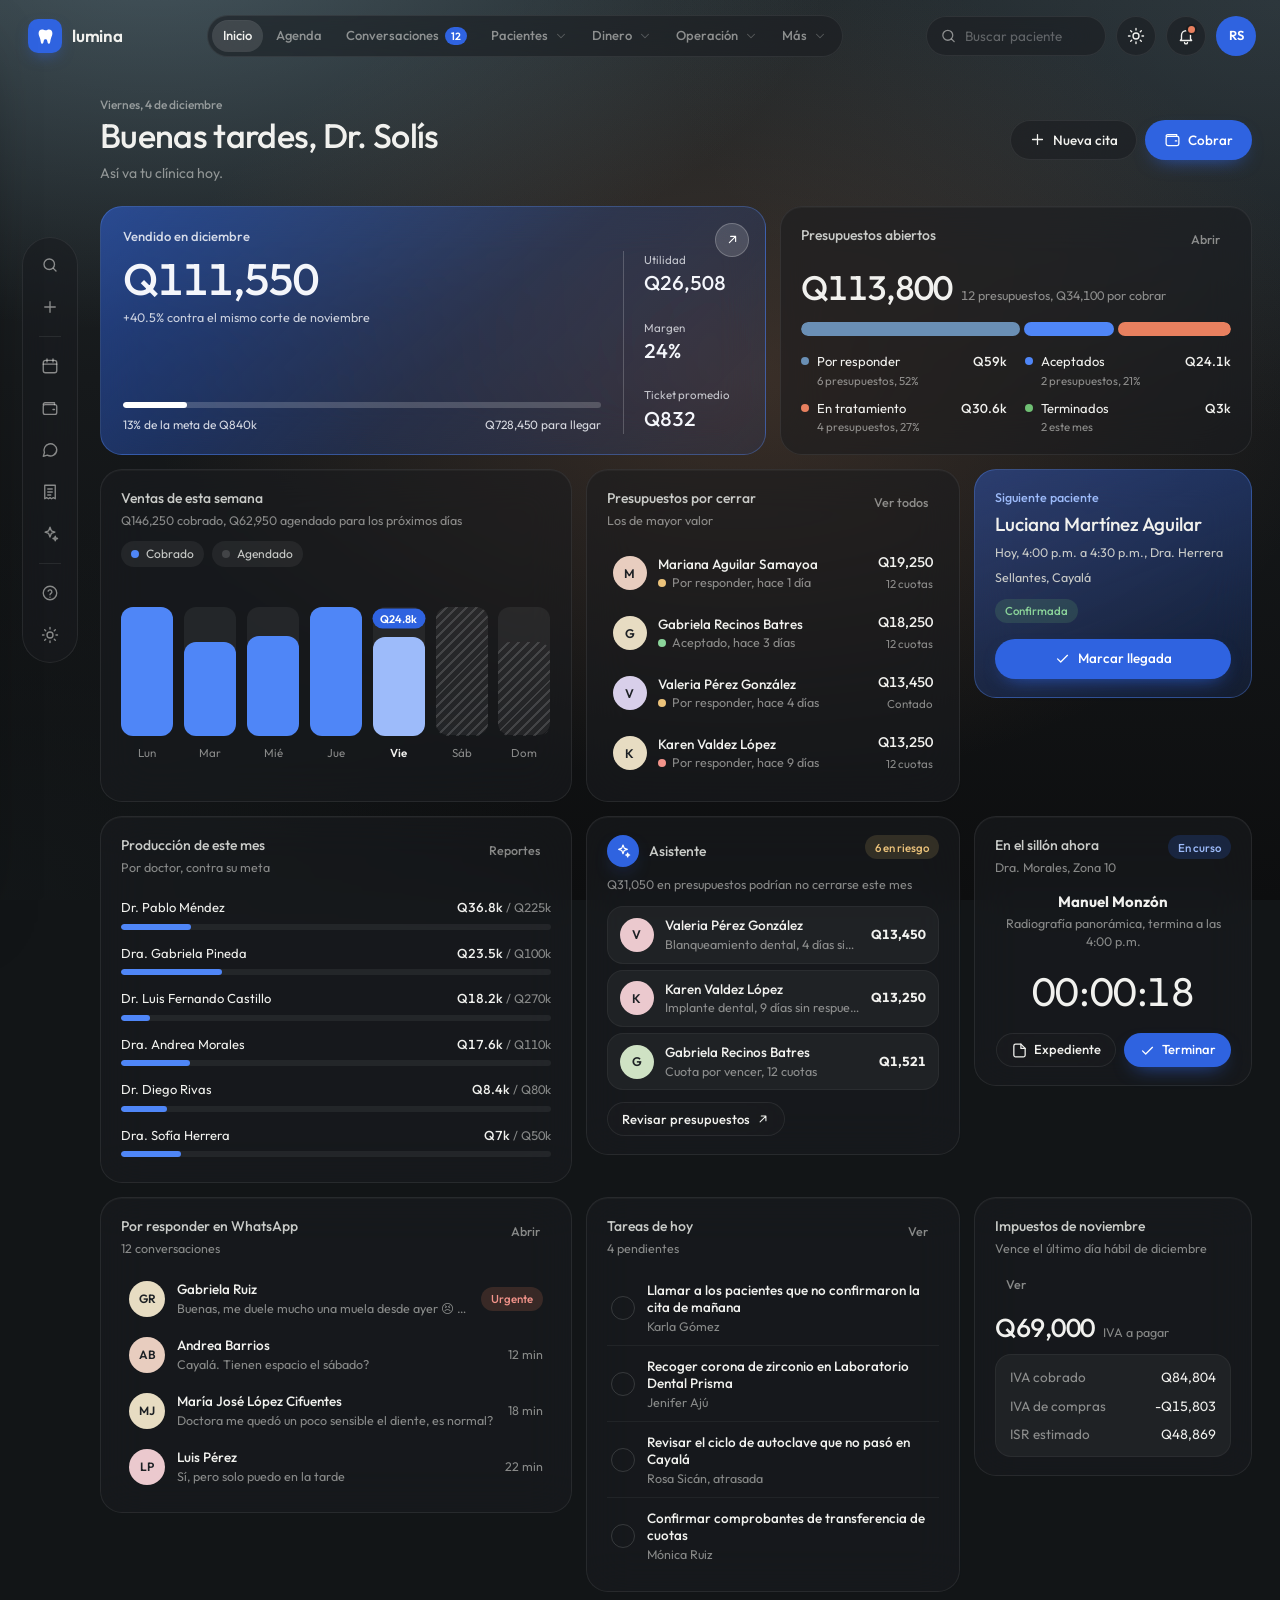
<file: src/base.html>
<!DOCTYPE html>
<html lang="es" data-theme="dark">
<head>
<meta name="robots" content="noindex, nofollow">
<meta charset="utf-8">
<meta name="viewport" content="width=device-width, initial-scale=1, viewport-fit=cover">
<title>Lumina Clínicas Dentales | Sistema de gestión</title>
<meta name="description" content="Demo de sistema de gestión para clínicas dentales: agenda, conversaciones de WhatsApp, expediente, odontograma, caja, ventas y utilidad, facturas FEL, impuestos, inventario, planilla y asistente con IA.">
<meta name="theme-color" content="#121517">
<link rel="preconnect" href="https://fonts.googleapis.com">
<link rel="preconnect" href="https://fonts.gstatic.com" crossorigin>
<link href="https://fonts.googleapis.com/css2?family=Outfit:wght@300;400;500;600;700&display=swap" rel="stylesheet">
<style>
:root,:root[data-theme="dark"]{
  --bg:#121517; --card:rgba(26,29,32,.58); --card-solid:#1A1D20; --card-2:rgba(255,255,255,.045); --border:rgba(255,255,255,.075); --border-2:rgba(255,255,255,.05);
  --ink:#F1F1EE; --ink-2:#C9CBC8; --muted:rgba(241,241,238,.52); --faint:rgba(241,241,238,.32);
  --accent:#5B8CF5; --btn:#2F63E0; --btn-h:#3A6FEA; --accent-soft:rgba(47,99,224,.20); --accent-ink:#9DBBFA; --accent-line:rgba(91,140,245,.35);
  --hover:rgba(255,255,255,.06); --track:rgba(255,255,255,.06); --track-strong:rgba(255,255,255,.14);
  --green:#8BD49A; --green-bg:rgba(111,191,115,.16); --red:#F2938A; --red-bg:rgba(232,128,95,.16); --amber:#EBC27A; --amber-bg:rgba(235,194,122,.14);
  --sky:#9EC3E6; --sky-bg:rgba(106,143,181,.20); --violet:#C2B3F2; --violet-bg:rgba(160,140,230,.16); --gray-bg:rgba(255,255,255,.07);
  --coral:#E8805F; --steel:#6A8FB5;
  --bar-a:#4F86F7; --bar-b:rgba(255,255,255,.12); --bar-today:#9DBBFA; --bar-g:#6FBF73;
  --tooth:rgba(255,255,255,.05); --tooth-line:rgba(255,255,255,.28); --scrim:rgba(5,6,7,.55);
  --sh-1:0 1px 0 rgba(255,255,255,.03) inset; --sh-pop:0 30px 70px -20px rgba(0,0,0,.75),0 0 0 1px rgba(255,255,255,.06);
  --hero:linear-gradient(135deg,rgba(47,99,224,.55) 0%,rgba(47,99,224,.22) 55%,rgba(47,99,224,.10) 100%);
  --hero-ink:#F4F6FB; --hdr:transparent; --blur:blur(22px) saturate(140%);
  --scene:radial-gradient(1100px 650px at 12% -8%,rgba(120,150,165,.42),transparent 62%),radial-gradient(900px 620px at 58% 42%,rgba(128,90,66,.34),transparent 66%),radial-gradient(1000px 700px at 100% 0%,rgba(75,92,104,.30),transparent 62%),radial-gradient(800px 600px at 0% 100%,rgba(20,24,26,.9),transparent 70%),linear-gradient(180deg,#20272A 0%,#16191B 42%,#0D0E0F 100%);
  --t0:#C9D9EA; --t1:#E8CDBF; --t2:#CFE2C4; --t3:#E7DCC2; --t4:#D8CFEA; --t5:#EBC9CE; --t-ink:#1D2125;
  --k-pendiente:rgba(86,112,132,.55); --k-aceptado:rgba(47,99,224,.42); --k-tratamiento:rgba(120,74,58,.62); --k-terminado:rgba(110,112,114,.45);
  --brand-50:rgba(47,99,224,.10); --brand-100:var(--accent-soft); --brand-200:rgba(47,99,224,.32); --brand-400:#5B8CF5; --brand-500:var(--accent); --brand-700:var(--accent-ink); --brand-900:#C9D9FB;
  --glass:var(--card); --glass-strong:var(--card-solid); --glass-edge:var(--border); --field:rgba(255,255,255,.05); --chip-on:rgba(255,255,255,.12); --line:var(--border); --line-2:var(--border-2); --paper:#FFFFFF;
  --metal:linear-gradient(180deg,#3A6FEA,#2F63E0);
  --font:"Outfit",system-ui,-apple-system,"Segoe UI",Roboto,"Helvetica Neue",Arial,sans-serif;
  color-scheme:dark;
}
:root[data-theme="light"]{
  --bg:#E8EAEC; --card:rgba(255,255,255,.62); --card-solid:#FBFBFA; --card-2:rgba(255,255,255,.55); --border:rgba(20,24,28,.08); --border-2:rgba(20,24,28,.06);
  --ink:#16191C; --ink-2:#3A3F44; --muted:rgba(22,25,28,.56); --faint:rgba(22,25,28,.34);
  --accent:#2F63E0; --btn:#2F63E0; --btn-h:#2756C9; --accent-soft:rgba(47,99,224,.12); --accent-ink:#1F4DB8; --accent-line:rgba(47,99,224,.28);
  --hover:rgba(255,255,255,.7); --track:rgba(20,24,28,.06); --track-strong:rgba(20,24,28,.14);
  --green:#2F7D46; --green-bg:rgba(111,191,115,.20); --red:#B5462F; --red-bg:rgba(232,128,95,.18); --amber:#8C5A00; --amber-bg:rgba(235,194,122,.30);
  --sky:#2F5B85; --sky-bg:rgba(106,143,181,.20); --violet:#5B45B8; --violet-bg:rgba(160,140,230,.18); --gray-bg:rgba(20,24,28,.06);
  --bar-a:#2F63E0; --bar-b:rgba(20,24,28,.12); --bar-today:#8EAEF3; --bar-g:#4FA857;
  --tooth:rgba(255,255,255,.8); --tooth-line:rgba(20,24,28,.3); --scrim:rgba(20,24,28,.32);
  --sh-1:0 1px 2px rgba(20,24,28,.04); --sh-pop:0 30px 60px -20px rgba(20,24,28,.28),0 0 0 1px rgba(20,24,28,.06);
  --hero:linear-gradient(135deg,rgba(47,99,224,.95) 0%,rgba(47,99,224,.78) 60%,rgba(31,73,182,.85) 100%);
  --hero-ink:#FFFFFF;
  --scene:radial-gradient(1100px 650px at 12% -8%,rgba(150,175,190,.55),transparent 62%),radial-gradient(900px 620px at 58% 42%,rgba(214,186,166,.45),transparent 66%),radial-gradient(1000px 700px at 100% 0%,rgba(170,184,196,.45),transparent 62%),linear-gradient(180deg,#E3E7EA 0%,#ECEAE6 50%,#E6E2DD 100%);
  --t-ink:#1D2125;
  --k-pendiente:rgba(106,143,181,.30); --k-aceptado:rgba(47,99,224,.22); --k-tratamiento:rgba(186,120,92,.28); --k-terminado:rgba(140,142,144,.22);
  --glass-strong:var(--card-solid); --field:rgba(255,255,255,.7); --chip-on:#FFFFFF;
  color-scheme:light;
}
:root{box-sizing:border-box;padding-top:env(safe-area-inset-top,0px);padding-bottom:env(safe-area-inset-bottom,0px)}
*,*::before,*::after{box-sizing:border-box}
html{scroll-padding-top:calc(env(safe-area-inset-top,0px) + 80px);-webkit-text-size-adjust:100%;background:var(--bg)}
body{margin:0;font-family:var(--font);font-size:14px;line-height:1.5;color:var(--ink);background:transparent;-webkit-font-smoothing:antialiased;-moz-osx-font-smoothing:grayscale;min-height:100vh}
body::before{content:"";position:fixed;inset:0 0 auto;height:env(safe-area-inset-top,0px);z-index:60;background:var(--bg)}
.scene{position:fixed;inset:0;z-index:-1;background:var(--scene);pointer-events:none}
button,input,select,textarea{font:inherit;color:inherit}
a{color:inherit}
img,svg{max-width:100%}
.ic{flex:none;display:block}
:focus-visible{outline:2px solid var(--accent);outline-offset:2px}
.num,.tnum{font-variant-numeric:tabular-nums}
.liquid{display:none}
.glass,.card,.kpi,.conv,.kcol,.modal,.panel,.pop,.tn-menu,.search-results,.toggle-row,.sidebar,.bottom-nav,.rail{-webkit-backdrop-filter:var(--blur);backdrop-filter:var(--blur)}

/* ===== encabezado ===== */
.hdr{position:sticky;top:env(safe-area-inset-top,0px);z-index:40}
.hdr::before{content:"";position:absolute;inset:0;background:linear-gradient(180deg,var(--bg) 0%,rgba(0,0,0,0) 100%);opacity:.0;pointer-events:none}
.hdr-in{max-width:1560px;margin:0 auto;height:72px;padding:0 24px 0 28px;display:flex;align-items:center;gap:10px}
.logo{display:flex;align-items:center;gap:10px;text-decoration:none;flex:none;min-width:150px}
.logo b{font-size:17px;font-weight:600;letter-spacing:-.01em;text-transform:lowercase}
.brand-mark{width:34px;height:34px;border-radius:10px;display:grid;place-items:center;background:var(--btn);flex:none;box-shadow:0 6px 16px -6px rgba(47,99,224,.7)}
.topnav{display:flex;align-items:center;gap:2px;padding:4px;border-radius:999px;background:var(--card);border:1px solid var(--border);-webkit-backdrop-filter:var(--blur);backdrop-filter:var(--blur);min-width:0}
.hdr .spacer:first-of-type{flex:1}
.tn{position:relative}
.tn-item{display:inline-flex;align-items:center;gap:6px;height:32px;padding:0 14px;border-radius:999px;border:0;background:none;color:var(--muted);font-weight:500;font-size:13px;text-decoration:none;cursor:pointer;white-space:nowrap;transition:background .2s,color .2s}
.tn-item>.ic{display:none}
.tn-item:hover{color:var(--ink)}
.tn-item.on{background:var(--chip-on);color:var(--ink);box-shadow:var(--sh-1)}
.tn-item .chev{opacity:.5;transition:transform .2s}
.tn.open .tn-item .chev{transform:rotate(180deg)}
.tn-badge,.nav a .count{min-width:18px;height:18px;padding:0 6px;border-radius:999px;background:var(--btn);color:#fff;font-size:10.5px;font-weight:600;display:inline-grid;place-items:center;line-height:1}
.tn-menu{position:absolute;top:44px;left:50%;transform:translateX(-50%);min-width:330px;background:var(--card-solid);border:1px solid var(--border);border-radius:20px;box-shadow:var(--sh-pop);padding:6px;display:none;z-index:50}
.tn.open .tn-menu{display:block;animation:fade .16s ease}
.tn-menu a{display:flex;align-items:flex-start;gap:12px;padding:10px;border-radius:14px;text-decoration:none}
.tn-menu a:hover,.tn-menu a.on{background:var(--hover)}
.tn-menu a b{display:flex;align-items:center;gap:8px;font-size:13.5px;font-weight:600}
.tn-menu a small{display:block;color:var(--muted);font-size:12px;line-height:1.4;margin-top:1px}
.tn-menu .icon-chip{width:34px;height:34px;border-radius:50%}
.spacer{flex:1}
.search{position:relative;width:210px;flex:none}
.search .ic{z-index:2;position:absolute;left:14px;top:50%;transform:translateY(-50%);color:var(--muted);pointer-events:none}
.search input{width:100%;height:40px;border-radius:999px;border:1px solid var(--border);background:var(--card);-webkit-backdrop-filter:var(--blur);backdrop-filter:var(--blur);padding:0 44px 0 38px;outline:0;font-size:13.5px;transition:border-color .2s}
.search input::placeholder{color:var(--faint)}
.search input:focus{border-color:var(--accent-line)}
.kbd{position:absolute;right:10px;top:50%;transform:translateY(-50%);font-size:11px;font-weight:600;color:var(--muted);background:var(--track);border-radius:999px;padding:2px 7px;pointer-events:none}
#view .search{width:auto;flex:1 1 260px;max-width:360px}
#view .search input{padding-right:14px}
.view-search{width:100%;max-width:340px}
.view-search input{padding-right:14px}
.search-results{position:absolute;left:0;right:0;top:48px;border-radius:20px;padding:6px;z-index:45;display:none;max-height:380px;overflow:auto;background:var(--card-solid);border:1px solid var(--border);box-shadow:var(--sh-pop);min-width:300px}
.search-results.open{display:block}
.btn.hdr-btn{width:40px;height:40px;border-radius:50%;padding:0;flex:none}
.select-wrap{position:relative;display:inline-flex}
.select-wrap .ic{z-index:2;position:absolute;left:13px;top:50%;transform:translateY(-50%);pointer-events:none;color:var(--accent)}
.select-pill{appearance:none;-webkit-appearance:none;height:40px;border-radius:999px;border:1px solid var(--border);padding:0 32px 0 36px;font-weight:500;font-size:13px;cursor:pointer;color:var(--ink);background:var(--card) url("data:image/svg+xml,%3Csvg xmlns='http://www.w3.org/2000/svg' width='12' height='12' viewBox='0 0 24 24' fill='none' stroke='%23999' stroke-width='2.5' stroke-linecap='round' stroke-linejoin='round'%3E%3Cpath d='m6 9 6 6 6-6'/%3E%3C/svg%3E") no-repeat right 13px center;-webkit-backdrop-filter:var(--blur);backdrop-filter:var(--blur)}
.select-pill option{background:var(--card-solid);color:var(--ink)}
.select-pill:disabled{opacity:.6;cursor:not-allowed}
.bell{position:relative}
.bell .dot{position:absolute;top:9px;right:10px;width:7px;height:7px;border-radius:50%;background:var(--coral);box-shadow:0 0 0 2px var(--card-solid)}
.pop{position:absolute;right:0;top:50px;width:min(340px,calc(100vw - 24px));background:var(--card-solid);border:1px solid var(--border);border-radius:20px;box-shadow:var(--sh-pop);padding:6px;display:none;z-index:50}
.pop.open{display:block;animation:fade .16s ease}
.notif-item{display:flex;gap:12px;padding:10px;border-radius:14px;cursor:pointer;text-decoration:none}
.notif-item:hover{background:var(--hover)}
.notif-item p{margin:0;font-size:13px;line-height:1.4}
.notif-item small{color:var(--muted);font-size:12px}
.me-btn{border:0;background:none;padding:0;cursor:pointer;border-radius:50%}
.me-btn .av{width:40px;height:40px;background:var(--btn) !important;color:#fff !important;font-size:13px}
.me-pop{width:300px;padding:14px}
.me-pop .sep{height:1px;background:var(--border);margin:12px -14px}
.me-link{display:flex;align-items:center;gap:10px;height:40px;padding:0 10px;border-radius:12px;text-decoration:none;font-weight:500;font-size:13.5px;color:var(--ink-2);cursor:pointer;background:none;border:0;width:100%}
.me-link:hover{background:var(--hover);color:var(--ink)}
.demo-tag{display:none !important}
.btn.menu-btn{display:none}
.create-wrap{position:relative;flex:none}
.create-pop{right:0;left:auto;width:250px}
.create-pop button{display:flex;align-items:center;gap:11px;width:100%;height:42px;border:0;background:none;border-radius:12px;padding:0 12px;cursor:pointer;font-weight:500;color:var(--ink);font-family:inherit;font-size:13.5px}
.create-pop button:hover{background:var(--hover)}
.create-pop button .ic{color:var(--accent)}

/* ===== barra lateral flotante ===== */
.rail{position:fixed;left:22px;top:50%;transform:translateY(-50%);z-index:30;display:flex;flex-direction:column;gap:4px;padding:8px;border-radius:999px;background:var(--card);border:1px solid var(--border)}
.rail .sep{height:1px;margin:6px 8px;background:var(--border)}
.rail button,.rail a{width:38px;height:38px;border-radius:50%;display:grid;place-items:center;border:0;background:none;color:var(--muted);cursor:pointer;position:relative;text-decoration:none;transition:background .2s,color .2s}
.rail button:hover,.rail a:hover{background:var(--hover);color:var(--ink)}
.rail [data-tip]:hover::after{content:attr(data-tip);position:absolute;left:48px;top:50%;transform:translateY(-50%);background:var(--card-solid);color:var(--ink);border:1px solid var(--border);padding:5px 10px;border-radius:999px;font-size:12px;font-weight:500;white-space:nowrap;box-shadow:var(--sh-pop);pointer-events:none}
.rail .create-pop{left:52px;right:auto;top:0}

/* ===== contenido ===== */
.app{max-width:1560px;margin:0 auto;padding:18px 28px 60px 100px}
.main{min-width:0}
.page-head{display:flex;align-items:center;gap:20px 28px;flex-wrap:wrap;margin:6px 0 22px}
.page-head>div:first-child{max-width:520px}
.eyebrow{font-size:12px;font-weight:500;color:var(--muted);margin-bottom:4px}
.page-head h1{font-size:34px;line-height:1.08;font-weight:500;letter-spacing:-.02em;margin:0}
.page-head p{margin:8px 0 0;color:var(--muted);font-size:14px;max-width:60ch}
.page-head .actions{margin-left:auto}
.actions{display:flex;gap:8px;flex-wrap:wrap;align-items:center}
.grid{display:grid;gap:14px}
.g4{grid-template-columns:repeat(4,minmax(0,1fr))}
.g3{grid-template-columns:repeat(3,minmax(0,1fr))}
.g2{grid-template-columns:repeat(2,minmax(0,1fr))}
.g-main{grid-template-columns:minmax(0,1.65fr) minmax(0,1fr)}
.g-side{grid-template-columns:minmax(0,1fr) minmax(0,1.4fr)}
.span2{grid-column:span 2}
.stack{display:flex;flex-direction:column;gap:14px;min-width:0}
.mt{margin-top:14px}
.muted{color:var(--muted)}
.small{font-size:12.5px}
.strong{font-weight:600}
.right{text-align:right}
.row-flex{display:flex;align-items:center;gap:10px;min-width:0}
.between{display:flex;align-items:center;justify-content:space-between;gap:12px}
.wrap{flex-wrap:wrap}
.trunc{overflow:hidden;text-overflow:ellipsis;white-space:nowrap;min-width:0}
.sr{position:absolute;width:1px;height:1px;overflow:hidden;clip:rect(0 0 0 0);white-space:nowrap}

/* ===== tarjetas de cristal ===== */
.glass,.card{background:var(--card);border:1px solid var(--border);box-shadow:var(--sh-1)}
.card{border-radius:22px;padding:18px 20px;min-width:0}
.card-head{display:flex;align-items:flex-start;justify-content:space-between;gap:12px;margin-bottom:14px;flex-wrap:wrap}
.card-head h3,.h3{font-size:14px;font-weight:500;margin:0;color:var(--ink-2)}
.card-head p{margin:2px 0 0;color:var(--muted);font-size:12.5px}
.card-head .btn-ghost{height:30px;padding:0 10px;font-size:12.5px}
.kpi{border-radius:22px;padding:14px 16px;min-width:0;position:relative;display:grid;grid-template-columns:auto 1fr;column-gap:14px;align-items:center}
.kpi-top{display:contents}
.kpi-ic{grid-column:1;grid-row:1/4;width:44px;height:44px;border-radius:50%;display:grid;place-items:center;background:var(--track);border:1px solid var(--border);color:var(--ink-2)}
.kpi-value{grid-column:2;grid-row:1;font-size:23px;font-weight:500;letter-spacing:-.02em;line-height:1.15;font-variant-numeric:tabular-nums}
.kpi-label{grid-column:2;grid-row:2;font-size:12.5px;color:var(--muted);font-weight:400}
.kpi-foot{grid-column:1/-1;grid-row:4;font-size:12px;color:var(--muted);margin-top:8px;line-height:1.5}
.kpi-foot b{color:var(--ink-2);font-weight:600}
.delta{display:inline-flex;align-items:center;height:20px;padding:0 8px;border-radius:999px;font-size:11px;font-weight:600;margin-right:4px}
.delta.up{background:var(--btn);color:#fff}
.delta.down{background:var(--coral);color:#fff}

/* ===== botones ===== */
.btn{display:inline-flex;align-items:center;justify-content:center;gap:7px;height:40px;padding:0 18px;border-radius:999px;border:1px solid transparent;cursor:pointer;font-weight:500;font-size:13.5px;white-space:nowrap;text-decoration:none;transition:background .2s,border-color .2s,transform .1s;user-select:none;-webkit-tap-highlight-color:transparent;color:var(--ink)}
.btn:active{transform:scale(.98)}
.metal,.btn-primary{color:#fff !important;background:var(--btn);border-color:transparent;box-shadow:0 8px 20px -10px rgba(47,99,224,.9)}
.btn.metal:hover{background:var(--btn-h)}
.btn-glass{background:var(--card);border-color:var(--border);color:var(--ink);-webkit-backdrop-filter:var(--blur);backdrop-filter:var(--blur)}
.btn-glass:hover{background:var(--hover)}
.btn-ghost{background:transparent;color:var(--muted)}
.btn-ghost:hover{background:var(--hover);color:var(--ink)}
.btn-danger{background:var(--red-bg);color:var(--red)}
.btn-sm{height:34px;padding:0 14px;font-size:13px;gap:6px}
.btn-xs{height:28px;padding:0 11px;font-size:12px;gap:5px}
.btn-icon{width:40px;padding:0}
.btn-sm.btn-icon{width:34px}
.btn-block{width:100%}
.btn[disabled]{opacity:.55;pointer-events:none}
.btn .spin{width:15px;height:15px;border-radius:50%;border:2px solid currentColor;border-right-color:transparent;animation:spin .7s linear infinite}
@keyframes spin{to{transform:rotate(360deg)}}

/* ===== etiquetas ===== */
.pill{display:inline-flex;align-items:center;gap:6px;height:24px;padding:0 10px;border-radius:999px;font-size:11.5px;font-weight:500;white-space:nowrap;line-height:1}
.p-brand{background:var(--accent-soft);color:var(--accent-ink)}
.p-green{background:var(--green-bg);color:var(--green)}
.p-amber{background:var(--amber-bg);color:var(--amber)}
.p-red{background:var(--red-bg);color:var(--red)}
.p-sky{background:var(--sky-bg);color:var(--sky)}
.p-violet{background:var(--violet-bg);color:var(--violet)}
.p-gray{background:var(--gray-bg);color:var(--ink-2)}
.dotx{width:8px;height:8px;border-radius:50%;display:inline-block;flex:none;background:currentColor}

/* ===== listas, avatares y tablas ===== */
.list{display:flex;flex-direction:column;gap:2px}
.li{display:flex;align-items:center;gap:12px;padding:9px 8px;border-radius:14px;text-decoration:none;color:inherit;min-width:0;transition:background .2s}
.li.click{cursor:pointer}
.li.click:hover{background:var(--hover)}
.li-main{flex:1;min-width:0}
.li-title{font-weight:500;font-size:13.5px;line-height:1.3;overflow:hidden;text-overflow:ellipsis;white-space:nowrap}
.li-sub{font-size:12.5px;color:var(--muted);line-height:1.35;overflow:hidden;text-overflow:ellipsis;white-space:nowrap;margin-top:1px}
.li-time{font-variant-numeric:tabular-nums;font-weight:500;font-size:12.5px;min-width:66px;color:var(--ink-2)}
.av{width:36px;height:36px;border-radius:50%;display:grid;place-items:center;font-weight:600;font-size:12px;flex:none;color:var(--t-ink) !important}
.av.lg{width:60px;height:60px;font-size:19px}
.av.xl{width:70px;height:70px;font-size:22px}
.av.sm{width:26px;height:26px;font-size:10px;box-shadow:0 0 0 2px var(--card-solid)}
.sq{width:34px;height:34px;border-radius:50%;display:grid;place-items:center;font-weight:600;font-size:12.5px;flex:none;color:var(--t-ink) !important}
.t0{background:var(--t0)}.t1{background:var(--t1)}.t2{background:var(--t2)}.t3{background:var(--t3)}.t4{background:var(--t4)}.t5{background:var(--t5)}
.icon-chip{width:36px;height:36px;border-radius:50%;display:grid;place-items:center;flex:none}
.empty{text-align:center;padding:26px 12px;color:var(--muted)}
.empty .h3{color:var(--ink);margin-bottom:4px}
.tbl-wrap{overflow-x:auto;margin:0 -4px;padding:0 4px;-webkit-overflow-scrolling:touch}
table.tbl{width:100%;border-collapse:separate;border-spacing:0;font-size:13.5px}
.tbl th{text-align:left;font-weight:400;color:var(--muted);font-size:12px;padding:0 12px 10px;border-bottom:1px solid var(--border);white-space:nowrap}
.tbl td{padding:12px;border-bottom:1px solid var(--border-2);white-space:nowrap;vertical-align:middle}
.tbl tbody tr:last-child td{border-bottom:0}
.tbl tbody tr.click{cursor:pointer}
.tbl tbody tr:hover td{background:var(--hover)}
.tbl tbody tr:hover td:first-child{border-radius:12px 0 0 12px}.tbl tbody tr:hover td:last-child{border-radius:0 12px 12px 0}
.tbl .num,.tbl th.num{text-align:right;font-variant-numeric:tabular-nums}
.tbl .pos{color:var(--green);font-weight:600}
.who{display:flex;align-items:center;gap:10px;min-width:0}
.who b{font-weight:500;display:block;line-height:1.25}
.who small{display:block;color:var(--muted);font-size:12px}
.more{display:flex;justify-content:center;margin-top:12px}

/* ===== pestañas y segmentos ===== */
.tabs-wrap{overflow-x:auto;margin:0 0 14px;scrollbar-width:none}
.tabs-wrap::-webkit-scrollbar{display:none}
.tabs,.seg{display:inline-flex;gap:2px;padding:4px;border-radius:999px;background:var(--card);border:1px solid var(--border);white-space:nowrap;max-width:100%;-webkit-backdrop-filter:var(--blur);backdrop-filter:var(--blur)}
.seg{overflow-x:auto;scrollbar-width:none;-webkit-overflow-scrolling:touch}
.seg::-webkit-scrollbar{display:none}
.tab,.seg button{flex:none;height:30px;padding:0 14px;border-radius:999px;border:0;background:transparent;font-weight:500;color:var(--muted);cursor:pointer;font-size:13px;display:inline-flex;align-items:center;gap:6px;transition:background .2s,color .2s}
.tab:hover,.seg button:hover{color:var(--ink)}
.tab.on,.seg button.on{background:var(--chip-on);color:var(--ink);box-shadow:var(--sh-1)}

/* ===== formularios ===== */
.form{display:grid;gap:14px}
.form .two{display:grid;grid-template-columns:1fr 1fr;gap:12px}
.field{display:flex;flex-direction:column;gap:6px;min-width:0}
.field>label,.lbl{font-size:12.5px;font-weight:500;color:var(--muted)}
.input{width:100%;height:42px;border-radius:14px;border:1px solid var(--border);background:var(--field);padding:0 14px;outline:0;transition:border-color .2s;min-width:0;font-size:14px;color:var(--ink)}
.input::placeholder{color:var(--faint)}
select.input{appearance:none;-webkit-appearance:none;padding-right:34px;background:var(--field) url("data:image/svg+xml,%3Csvg xmlns='http://www.w3.org/2000/svg' width='12' height='12' viewBox='0 0 24 24' fill='none' stroke='%23999' stroke-width='2.5' stroke-linecap='round' stroke-linejoin='round'%3E%3Cpath d='m6 9 6 6 6-6'/%3E%3C/svg%3E") no-repeat right 13px center}
select.input option{background:var(--card-solid);color:var(--ink)}
textarea.input{height:auto;min-height:100px;border-radius:16px;padding:11px 14px;resize:vertical;line-height:1.5}
.input:focus{border-color:var(--accent-line);box-shadow:0 0 0 3px var(--accent-soft)}
select.input:disabled{opacity:.7}
.input-sm{height:36px;font-size:13px;padding:0 30px 0 12px;border-radius:12px}
.hint{font-size:12.5px;color:var(--muted)}
.err{font-size:13px;color:var(--red);background:var(--red-bg);border-radius:14px;padding:10px 12px;display:flex;gap:8px;align-items:center}
.switch{width:42px;height:24px;border-radius:999px;border:0;background:var(--track-strong);position:relative;cursor:pointer;flex:none;padding:0;transition:background .2s}
.switch span{position:absolute;top:3px;left:3px;width:18px;height:18px;border-radius:50%;background:#fff;box-shadow:0 1px 3px rgba(0,0,0,.3);transition:transform .2s}
.switch.on{background:var(--btn)}
.switch.on span{transform:translateX(18px)}
.switch[disabled]{opacity:.5;cursor:not-allowed}
.toggle-row{display:flex;align-items:center;justify-content:space-between;gap:14px;padding:12px 14px;border-radius:16px;background:var(--card-2);border:1px solid var(--border-2)}
.toggle-row b{font-weight:500;display:block;font-size:13.5px}
.toggle-row small{color:var(--muted);font-size:12.5px}

/* ===== ventanas, panel y avisos ===== */
.overlay{position:fixed;inset:0;z-index:100;background:var(--scrim);-webkit-backdrop-filter:blur(6px);backdrop-filter:blur(6px);display:grid;place-items:center;padding:20px;animation:fade .18s ease}
.modal{width:min(560px,100%);max-height:calc(100vh - 40px);overflow:auto;border-radius:26px;padding:22px;background:var(--card-solid);border:1px solid var(--border);box-shadow:var(--sh-pop);animation:pop .22s cubic-bezier(.2,.9,.3,1.1)}
.modal.wide{width:min(840px,100%)}
.m-head{display:flex;align-items:flex-start;justify-content:space-between;gap:12px;margin-bottom:16px}
.m-head h2{margin:0;font-size:21px;font-weight:500;letter-spacing:-.01em;line-height:1.25}
.m-head p{margin:4px 0 0;color:var(--muted);font-size:13px}
.m-foot{display:flex;justify-content:flex-end;gap:8px;margin-top:18px;flex-wrap:wrap}
@keyframes fade{from{opacity:0}}
@keyframes pop{from{opacity:0;transform:translateY(8px) scale(.985)}}
@keyframes sheet{from{transform:translateY(30px);opacity:0}}
@keyframes slide{from{transform:translateX(30px);opacity:0}}
.panel-wrap{position:fixed;inset:0;z-index:95;background:var(--scrim);animation:fade .18s}
.panel{position:absolute;top:12px;right:12px;bottom:12px;width:min(430px,calc(100% - 24px));background:var(--card-solid);border:1px solid var(--border);border-radius:26px;box-shadow:var(--sh-pop);overflow-y:auto;padding:calc(env(safe-area-inset-top,0px) + 16px) 22px calc(env(safe-area-inset-bottom,0px) + 22px);animation:slide .24s cubic-bezier(.2,.8,.2,1)}
.panel-top{display:flex;justify-content:flex-end}
.pv-head{display:flex;flex-direction:column;align-items:center;text-align:center;gap:6px;margin:0 0 14px}
.pv-head h2{margin:6px 0 0;font-size:21px;font-weight:500}
.pv-head p{margin:0;color:var(--muted);font-size:13px}
.pv-acts{display:flex;gap:6px;justify-content:center;flex-wrap:wrap;margin-top:10px}
.tiles{display:grid;grid-template-columns:1fr 1fr;gap:8px;margin:14px 0}
.tile{border-radius:16px;background:var(--card-2);border:1px solid var(--border-2);padding:10px 14px}
.tile small{display:block;color:var(--muted);font-size:11.5px}
.tile b{font-size:16px;font-weight:500;font-variant-numeric:tabular-nums}
.sec-t{font-size:14px;font-weight:500;margin:18px 0 8px;color:var(--ink-2)}
.note-row{display:flex;gap:8px}
.acts{position:relative;padding-left:22px;margin-top:12px}
.acts::before{content:"";position:absolute;left:6px;top:8px;bottom:8px;width:1.5px;background:var(--border)}
.act{position:relative;padding:0 0 14px}
.act::before{content:"";position:absolute;left:-21px;top:4px;width:12px;height:12px;border-radius:50%;border:2.5px solid var(--accent);background:var(--card-solid)}
.act b{display:block;font-size:13.5px;font-weight:500}
.act small{color:var(--muted);font-size:12.5px}
.success{text-align:center;padding:8px 0 2px}
.success .big{width:64px;height:64px;border-radius:50%;margin:0 auto 14px;display:grid;place-items:center}
.success h2{margin:0 0 6px;font-size:22px;font-weight:500}
.success p{margin:0;color:var(--muted)}
.kv{display:grid;grid-template-columns:auto 1fr;gap:8px 18px;font-size:13.5px;margin:0}
.kv dt{color:var(--muted)}
.kv dd{margin:0;font-weight:500;text-align:right;min-width:0;overflow-wrap:anywhere}
.sumbox{border-radius:16px;padding:12px 14px;background:var(--card-2);border:1px solid var(--border-2);display:grid;gap:8px}
.sumbox .between{font-size:13.5px}
.sumbox .total{font-size:18px;font-weight:600}
.toasts{position:fixed;left:50%;transform:translateX(-50%);bottom:calc(env(safe-area-inset-bottom,0px) + 22px);z-index:200;display:flex;flex-direction:column;gap:8px;align-items:center;pointer-events:none;width:min(520px,calc(100vw - 24px))}
.toast{display:flex;align-items:center;gap:10px;padding:9px 16px 9px 9px;border-radius:999px;font-weight:500;font-size:13.5px;animation:toastin .3s cubic-bezier(.2,.9,.3,1.2);max-width:100%;background:var(--card-solid) !important;color:var(--ink);border:1px solid var(--border) !important;box-shadow:var(--sh-pop) !important}
.toast .tick{width:24px;height:24px;border-radius:50%;display:grid;place-items:center;flex:none}
.toast.out{opacity:0;transform:translateY(8px);transition:all .3s}
@keyframes toastin{from{opacity:0;transform:translateY(12px)}}
.info{display:flex;gap:12px;align-items:flex-start;padding:12px 16px;border-radius:18px;background:var(--accent-soft);border:1px solid var(--accent-line);font-size:13.5px;line-height:1.45;color:var(--ink-2)}
.info b{font-weight:600;color:var(--ink)}
.info .icon-chip{width:32px;height:32px}

/* ===== gráficas ===== */
.bar{height:6px;border-radius:999px;background:var(--track);overflow:hidden}
.bar>i{display:block;height:100%;border-radius:inherit;background:var(--bar-a)}
.bar.red>i{background:var(--coral)}
.bar.amber>i{background:#E0A94A}
.hbars{display:flex;flex-direction:column;gap:13px}
.hbar-top{display:flex;justify-content:space-between;gap:10px;font-size:13px;margin-bottom:6px}
.hbar-top span:last-child{font-variant-numeric:tabular-nums;font-weight:500}
.hbar .bar{height:8px}
.chart{width:100%;height:auto;display:block;overflow:visible}
.chart text{fill:var(--muted);font-size:11px;font-family:var(--font)}
.chart .grid-l{stroke:var(--border-2);stroke-width:1}
.chart .bar-a{fill:var(--bar-a)}
.chart .bar-b{fill:var(--bar-b)}
.chart .bar-g{fill:var(--bar-g)}
.chart .ln{stroke:var(--coral)}
.chart .ln-prev{stroke:var(--ink-2);stroke-dasharray:6 6;opacity:.6}
.chart .dotp{fill:var(--card-solid);stroke:var(--coral)}
.chart .hov{fill:transparent}
.chart .hov:hover{fill:var(--hover)}
.legend{display:flex;gap:8px;flex-wrap:wrap;font-size:12px;color:var(--ink-2)}
.legend span{display:inline-flex;align-items:center;gap:7px;height:26px;padding:0 10px;border-radius:999px;background:var(--track)}
.legend i{width:8px;height:8px;border-radius:50%;display:inline-block}
.donut-wrap{display:flex;align-items:center;gap:22px;flex-wrap:wrap}
.donut-wrap svg{width:160px;flex:none}
.donut-legend{display:flex;flex-direction:column;gap:9px;flex:1;min-width:160px}
.donut-legend div{display:flex;align-items:center;gap:9px;font-size:13px}
.donut-legend i{border-radius:50% !important}
.donut-legend b{margin-left:auto;font-variant-numeric:tabular-nums;font-weight:500}

/* ===== tablero ===== */
.bento{display:grid;grid-template-columns:repeat(12,minmax(0,1fr));gap:14px}
.c3{grid-column:span 3}.c4{grid-column:span 4}.c5{grid-column:span 5}.c6{grid-column:span 6}.c7{grid-column:span 7}.c8{grid-column:span 8}.c12{grid-column:span 12}
.hero{position:relative;overflow:hidden;border-radius:22px;padding:20px 22px;background:var(--hero);color:var(--hero-ink);border:1px solid var(--accent-line);display:grid;grid-template-columns:minmax(0,1fr) auto;gap:22px;min-height:196px;-webkit-backdrop-filter:var(--blur);backdrop-filter:var(--blur)}
.hero-l{display:flex;flex-direction:column;min-width:0;position:relative;z-index:1}
.hero-label{font-size:13px;font-weight:500;opacity:.85}
.hero-num{font-size:44px;font-weight:500;letter-spacing:-.025em;line-height:1.05;margin-top:10px;font-variant-numeric:tabular-nums}
.hero-sub{font-size:12.5px;opacity:.8;margin-top:6px}
.hero-goal{margin-top:auto;padding-top:18px}
.hero-goal .bar{height:6px;background:rgba(255,255,255,.18)}
.hero-goal .bar>i{background:#fff}
.hero-goal .between{font-size:12px;opacity:.85;margin-top:8px}
.hero-r{position:relative;z-index:1;border-left:1px solid rgba(255,255,255,.2);padding-left:20px;display:flex;flex-direction:column;justify-content:space-between;gap:10px;min-width:120px;margin-top:24px}
.hero-r small{display:block;font-size:11.5px;opacity:.75}
.hero-r b{font-size:20px;font-weight:500;font-variant-numeric:tabular-nums}
.hero-link{position:absolute;top:16px;right:16px;z-index:2;width:34px;height:34px;border-radius:50%;display:grid;place-items:center;background:rgba(255,255,255,.14);border:1px solid rgba(255,255,255,.22);color:#fff;text-decoration:none}
.big-num{font-size:34px;font-weight:500;letter-spacing:-.02em;line-height:1.1;font-variant-numeric:tabular-nums}
.big-num small{font-size:12.5px;font-weight:400;color:var(--muted);letter-spacing:0;margin-left:8px}
.segbar{display:flex;height:14px;border-radius:999px;overflow:hidden;gap:4px;margin:16px 0}
.segbar i{display:block;height:100%;border-radius:999px}
.seg-legend{display:grid;grid-template-columns:1fr 1fr;gap:10px 18px}
.seg-legend div{display:flex;align-items:flex-start;gap:8px;font-size:13px}
.seg-legend b{margin-left:auto;font-variant-numeric:tabular-nums;font-size:13px;font-weight:500}
.seg-legend small{display:block;color:var(--muted);font-size:11.5px}
.seg-legend i{width:8px;height:8px;border-radius:50%;margin-top:5px;flex:none}
.wk{display:grid;grid-template-columns:repeat(7,1fr);gap:10px;align-items:end;height:180px;padding-top:26px}
.wk-col{display:flex;flex-direction:column;align-items:center;gap:8px;height:100%;justify-content:flex-end;position:relative}
.wk-col::before{content:"";position:absolute;left:50%;transform:translateX(-50%);top:0;bottom:26px;width:100%;max-width:52px;border-radius:12px;background:var(--track)}
.wk-bar{width:100%;max-width:52px;border-radius:12px;background:var(--bar-a);min-height:4px;position:relative;z-index:1}
.wk-bar.today{background:var(--bar-today)}
.wk-bar.fut{background:repeating-linear-gradient(135deg,var(--track-strong) 0 2px,transparent 2px 7px)}
.wk-col small{font-size:11.5px;color:var(--muted);position:relative;z-index:1}
.wk-col.on small{color:var(--ink);font-weight:600}
.wk-tip{position:absolute;left:50%;top:-8px;transform:translate(-50%,-100%);background:var(--btn);color:#fff;font-size:11px;font-weight:600;padding:2px 8px;border-radius:999px;white-space:nowrap}
.hot{display:flex;align-items:center;gap:11px;padding:9px 6px;border-radius:14px;text-decoration:none;cursor:pointer}
.hot:hover{background:var(--hover)}
.hot .li-sub{display:flex;align-items:center;gap:6px}
.hot-amt{text-align:right;flex:none}
.hot-amt b{display:block;font-size:14px;font-weight:500;font-variant-numeric:tabular-nums}
.hot-amt small{color:var(--muted);font-size:11.5px}
.nextup{background:linear-gradient(160deg,rgba(47,99,224,.42),rgba(47,99,224,.14));border:1px solid var(--accent-line);border-radius:22px;padding:18px 20px;display:flex;flex-direction:column;gap:6px;min-width:0;-webkit-backdrop-filter:var(--blur);backdrop-filter:var(--blur)}
:root[data-theme="light"] .nextup{background:linear-gradient(160deg,rgba(47,99,224,.18),rgba(47,99,224,.06))}
.nextup .lbl{color:var(--accent-ink);font-size:12.5px}
.nextup h3{margin:0;font-size:19px;font-weight:500;line-height:1.3}
.nextup p{margin:0;color:var(--ink-2);font-size:12.5px}
.nextup .btn{margin-top:auto}
.lead-row{padding:7px 0}
.lead-row .between{font-size:13px;margin-bottom:6px}
.lead-row .between>span:last-child{font-variant-numeric:tabular-nums;color:var(--muted);font-size:12.5px}
.lead-row .between>span:last-child b{color:var(--ink);font-size:13px;font-weight:500}
.risk{display:flex;align-items:center;gap:11px;padding:10px 12px;border-radius:16px;background:var(--card-2);border:1px solid var(--border-2);margin-bottom:6px;text-decoration:none}
.timer{font-size:40px;font-weight:400;letter-spacing:-.01em;font-variant-numeric:tabular-nums;text-align:center;margin:10px 0 4px}
.ctrl{display:flex;gap:8px;justify-content:center;margin-top:12px}

/* ===== agenda ===== */
.agenda-bar{display:flex;align-items:center;gap:10px;flex-wrap:wrap;margin-bottom:14px}
.agenda-date{font-size:17px;font-weight:500;margin:0 6px}
.agenda-card{padding:0;overflow:hidden}
.agenda-scroll{overflow:auto;max-height:calc(100vh - 240px);min-height:420px;-webkit-overflow-scrolling:touch}
.agenda{display:grid;position:relative}
.ag-head{position:sticky;top:0;z-index:5;display:flex;align-items:center;gap:10px;padding:12px;background:var(--card-solid);border-bottom:1px solid var(--border);min-width:0}
.ag-corner{position:sticky;top:0;left:0;z-index:6;background:var(--card-solid);border-bottom:1px solid var(--border)}
.ag-times{position:sticky;left:0;z-index:4;background:var(--card-solid)}
.ag-time{height:var(--hour);font-size:11px;color:var(--muted);text-align:right;padding:4px 10px 0 0;font-variant-numeric:tabular-nums;border-top:1px solid var(--border-2)}
.ag-col{position:relative;border-left:1px solid var(--border-2);background-image:repeating-linear-gradient(180deg,var(--border-2) 0 1px,transparent 1px var(--half))}
.appt{position:absolute;left:4px;right:4px;border-radius:12px;padding:6px 10px;font-size:12px;line-height:1.3;overflow:hidden;cursor:pointer;border:1px solid var(--border);color:var(--ink);transition:filter .15s}
.appt:hover{filter:brightness(1.12);z-index:3}
.appt b{display:block;font-weight:500;font-size:12.5px;white-space:nowrap;overflow:hidden;text-overflow:ellipsis}
.appt span{display:block;white-space:nowrap;overflow:hidden;text-overflow:ellipsis;opacity:.75}
.appt.short{display:flex;gap:6px;align-items:center;padding:4px 10px}
.appt.short b{flex:1;min-width:0}
.a-confirmada{background:var(--k-aceptado)}
.a-pendiente{background:var(--amber-bg)}
.a-llego{background:var(--k-pendiente)}
.a-ensillon{background:var(--btn);color:#fff;border-color:transparent}
.a-completada{background:var(--k-terminado);opacity:.85}
.a-noasistio{background:var(--red-bg);color:var(--red);text-decoration:line-through}
.now-line{position:absolute;left:0;right:0;height:2px;background:var(--coral);z-index:4;pointer-events:none}
.now-line::before{content:"";position:absolute;left:-4px;top:-3px;width:8px;height:8px;border-radius:50%;background:var(--coral)}

/* ===== odontograma y expediente ===== */
.tools{display:flex;gap:6px;flex-wrap:wrap;margin-bottom:14px}
.tool{height:34px;padding:0 13px 0 10px;border-radius:999px;border:1px solid var(--border);background:var(--card-2);cursor:pointer;font-weight:500;font-size:12.5px;display:inline-flex;align-items:center;gap:7px;color:var(--ink-2)}
.tool i{width:10px;height:10px;border-radius:50%;display:inline-block;flex:none}
.tool.on{border-color:var(--accent-line);background:var(--accent-soft) !important;color:var(--ink) !important;box-shadow:none}
.odonto-scroll{overflow-x:auto;padding-bottom:6px;-webkit-overflow-scrolling:touch}
.odonto{min-width:720px;display:flex;flex-direction:column;gap:6px;align-items:center}
.arch{display:flex;gap:5px;align-items:flex-end}
.arch.low{align-items:flex-start}
.arch .mid{width:1.5px;align-self:stretch;background:var(--track-strong);margin:0 6px}
.tooth{display:flex;flex-direction:column;align-items:center;gap:3px;width:39px}
.tooth small{font-size:10.5px;color:var(--muted);font-variant-numeric:tabular-nums}
.tooth svg{width:39px;height:39px;overflow:visible}
.surf{fill:var(--tooth);stroke:var(--tooth-line);stroke-width:1;cursor:pointer;transition:fill .12s}
.surf:hover{fill:var(--accent-soft)}
.c-caries{fill:#E8805F !important}
.c-resina{fill:#5B8CF5 !important}
.c-sellante{fill:#6FBF73 !important}
.arch-gap{height:12px;width:100%;max-width:700px;border-top:1px dashed var(--track-strong)}
.findings{display:grid;grid-template-columns:repeat(auto-fill,minmax(220px,1fr));gap:8px;margin-top:14px}
.finding{display:flex;gap:9px;align-items:center;padding:9px 12px;border-radius:14px;background:var(--card-2);border:1px solid var(--border-2);font-size:12.5px}
.finding i{width:8px;height:8px;border-radius:50%;flex:none}
.pat-head{display:flex;gap:16px;align-items:center;flex-wrap:wrap}
.pat-head h1{margin:0;font-size:28px;font-weight:500;letter-spacing:-.02em;line-height:1.15}
.pat-meta{display:flex;gap:6px 14px;flex-wrap:wrap;color:var(--muted);font-size:13px;margin-top:6px}
.pat-meta span{display:inline-flex;align-items:center;gap:5px}
.pat-stats{display:grid;grid-template-columns:repeat(4,minmax(0,1fr));gap:8px;margin-top:16px}
.pat-stat{border-radius:16px;padding:10px 14px;background:var(--card-2);border:1px solid var(--border-2)}
.pat-stat small{display:block;color:var(--muted);font-size:11.5px}
.pat-stat b{font-size:16px;font-weight:500;font-variant-numeric:tabular-nums}
.timeline{position:relative;padding-left:24px}
.timeline::before{content:"";position:absolute;left:6px;top:6px;bottom:6px;width:1.5px;background:var(--border)}
.tl{position:relative;padding:0 0 16px}
.tl::before{content:"";position:absolute;left:-23px;top:4px;width:12px;height:12px;border-radius:50%;border:2.5px solid var(--accent);background:var(--card-solid)}
.tl.miss::before{border-color:var(--coral)}
.tl h4{margin:0;font-size:14px;font-weight:500}
.tl p{margin:4px 0 0;font-size:13px;color:var(--ink-2);max-width:72ch}
.tl small{color:var(--muted);font-size:12px}
.files{display:grid;grid-template-columns:repeat(auto-fill,minmax(190px,1fr));gap:12px}
.file{border-radius:18px;overflow:hidden;background:var(--card-2);border:1px solid var(--border-2);cursor:pointer;transition:border-color .2s}
.file:hover{border-color:var(--accent-line)}
.file-prev{height:118px;display:grid;place-items:center;overflow:hidden}
.file-body{padding:10px 14px}
.file-body b{display:block;font-size:13px;font-weight:500}
.file-body small{color:var(--muted);font-size:12px}

/* ===== tablero kanban ===== */
.kanban-scroll{overflow-x:auto;-webkit-overflow-scrolling:touch;padding-bottom:6px}
.kanban{display:grid;grid-template-columns:repeat(4,minmax(250px,1fr));gap:14px;min-width:1040px}
.kcol{border-radius:24px;padding:12px;background:var(--card);border:1px solid var(--border);min-width:0}
.kcol-head{display:flex;align-items:flex-start;justify-content:space-between;padding:4px 6px 12px}
.kcol-head b{font-size:13.5px;font-weight:500;display:flex;align-items:center;gap:8px}
.kcol-head small{display:block;color:var(--muted);font-size:12px;margin-top:2px;font-variant-numeric:tabular-nums}
.kcol-head>span{font-size:11.5px;color:var(--muted);height:22px;min-width:22px;padding:0 7px;border-radius:999px;background:var(--track);display:grid;place-items:center}
.kcard{border-radius:18px;padding:14px;margin-bottom:10px;cursor:pointer;background:var(--card-2);border:1px solid var(--border);transition:filter .2s}
.kcard:hover{filter:brightness(1.1)}
.kcard.k-pendiente{background:var(--k-pendiente)}.kcard.k-aceptado{background:var(--k-aceptado)}.kcard.k-tratamiento{background:var(--k-tratamiento)}.kcard.k-terminado{background:var(--k-terminado)}
.kcard .amt{font-size:18px;font-weight:500;font-variant-numeric:tabular-nums}
.kcard p{margin:0;font-size:12px;color:var(--muted)}
.kc-top{display:flex;gap:9px;align-items:flex-start;margin-bottom:12px}
.kc-top .sq{display:none}
.kc-top small{display:block;color:var(--muted);font-size:11.5px;margin-bottom:4px}
.kc-top b{display:block;font-size:14.5px;font-weight:500;line-height:1.3}
.kc-mid{display:flex;align-items:baseline;justify-content:space-between;gap:8px}
.kc-foot{display:flex;align-items:center;justify-content:space-between;gap:8px;margin-top:10px;font-size:12px;color:var(--muted)}
.kc-foot .row-flex{gap:6px}
.drop{border:1px dashed var(--border);border-radius:18px;padding:18px;text-align:center;color:var(--faint);font-size:12px}

/* ===== conversaciones ===== */
.conv-grid{display:grid;grid-template-columns:repeat(2,minmax(0,1fr));gap:14px;align-items:start}
.conv{border-radius:24px;padding:16px 18px;display:flex;flex-direction:column;gap:11px;min-width:0;background:var(--card);border:1px solid var(--border)}
.conv.flash{box-shadow:0 0 0 2px var(--accent)}
.conv-head{display:flex;align-items:center;gap:11px}
.conv-who{flex:1;min-width:0}
.conv-who b{display:block;font-size:15.5px;font-weight:500}
.conv-who small{color:var(--muted);font-size:12px;font-variant-numeric:tabular-nums}
.conv-meta{display:flex;align-items:center;gap:6px;flex-wrap:wrap}
.conv-ctrl{display:grid;grid-template-columns:minmax(0,1fr) minmax(0,1fr) auto;gap:10px;align-items:end;padding-bottom:12px;border-bottom:1px solid var(--border-2)}
.mini{display:flex;flex-direction:column;gap:5px;font-size:11.5px;color:var(--muted);min-width:0}
.conv-acts{display:flex;gap:6px}
.thread{height:290px;overflow-y:auto;display:flex;flex-direction:column;gap:8px;padding:2px;overscroll-behavior:contain;scrollbar-width:thin}
.cb{max-width:84%;padding:9px 13px 7px;border-radius:16px;font-size:13.5px;line-height:1.45;animation:fade .25s}
.cb.in{align-self:flex-start;background:var(--card-2);border:1px solid var(--border-2);border-top-left-radius:6px}
.cb.out{align-self:flex-end;background:var(--accent-soft);border:1px solid var(--accent-line);border-top-right-radius:6px}
.cb.bot{background:var(--track);border-color:var(--border)}
.cb-by{font-size:11.5px;font-weight:500;color:var(--accent-ink);margin-bottom:2px;display:flex;align-items:center;gap:4px}
.cb.in .cb-by{color:var(--muted)}
.cb-text{white-space:pre-wrap;overflow-wrap:anywhere}
.cb-time{font-size:10.5px;color:var(--muted);margin-top:3px;text-align:right}
.reply{display:flex;flex-direction:column;gap:8px}
.quick{display:flex;gap:6px;overflow-x:auto;scrollbar-width:none;-webkit-overflow-scrolling:touch}
.quick::-webkit-scrollbar{display:none}
.chip{height:32px;padding:0 13px;border-radius:999px;border:1px solid var(--border);background:var(--card-2);cursor:pointer;font-size:12.5px;font-weight:500;color:var(--ink-2);flex:none}
.chip:hover{border-color:var(--accent-line);color:var(--ink)}
.chip-sm{height:28px;font-size:12px;padding:0 11px}
.reply-row{display:flex;gap:8px;align-items:flex-end}
.reply-in{min-height:42px;height:42px;max-height:140px;border-radius:21px;padding:10px 16px;resize:none;line-height:1.4}

/* ===== ventas, tareas, marketing ===== */
.wfall{display:flex;flex-direction:column;gap:2px}
.wf{display:flex;justify-content:space-between;gap:12px;padding:10px 14px;border-radius:14px;font-size:13.5px;align-items:center}
.wf b{white-space:nowrap;font-variant-numeric:tabular-nums;font-weight:500}
.wf.minus{color:var(--ink-2)}
.wf.minus span::before{content:"Menos ";color:var(--muted)}
.wf.sub{background:var(--card-2)}
.wf.sub b{font-weight:600}
.wf.total{color:#fff;background:var(--btn);font-size:15px;margin-top:4px}
.task{display:flex;align-items:center;gap:12px;padding:10px 4px;border-bottom:1px solid var(--border-2)}
.task:last-child{border-bottom:0}
.check{width:24px;height:24px;border-radius:50%;border:1.5px solid var(--track-strong);background:transparent;display:grid;place-items:center;color:transparent;cursor:pointer;flex:none;padding:0;transition:all .15s}
.check:hover{border-color:var(--accent);color:var(--accent)}
.check.on{background:var(--btn);border-color:transparent;color:#fff}
.task.done .li-title{text-decoration:line-through;color:var(--muted)}
.stars{color:#E8B65F;letter-spacing:1px;font-size:15px;white-space:nowrap}
.review p{color:var(--ink-2);line-height:1.5}
.linkbox{display:flex;align-items:center;gap:10px;justify-content:space-between;padding:6px 6px 6px 16px;border-radius:999px;background:var(--card-2);border:1px solid var(--border);font-weight:500;min-width:0}
.auto{display:flex;gap:12px;align-items:flex-start;padding:12px;border-radius:18px;cursor:pointer;transition:background .2s;border:1px solid transparent}
.auto:hover{background:var(--hover)}
.auto.sel{background:var(--accent-soft);border-color:var(--accent-line)}
.auto-main{flex:1;min-width:0}
.auto-main b{display:block;font-size:14px;font-weight:500}
.auto-main p{margin:2px 0 5px;font-size:12.5px;color:var(--muted)}

/* ===== teléfono, chat y documentos ===== */
.phone{width:296px;max-width:100%;border-radius:42px;padding:10px;background:#0B0C0D;box-shadow:var(--sh-pop);margin:0 auto;border:1px solid rgba(255,255,255,.08)}
.screen{border-radius:33px;overflow:hidden;background:#EFEAE2;height:540px;display:flex;flex-direction:column}
.wa-head{background:#0B7A64;color:#fff;padding:14px 14px 12px;display:flex;align-items:center;gap:10px}
.wa-head b{display:block;font-size:14px}
.wa-head small{font-size:11.5px;opacity:.85}
.wa-av{width:32px;height:32px;border-radius:50%;background:#fff;display:grid;place-items:center}
.wa-body{flex:1;padding:14px 12px;display:flex;flex-direction:column;gap:8px;overflow:auto}
.bub{max-width:84%;padding:7px 10px 5px;border-radius:12px;font-size:13px;line-height:1.4;color:#111B21;box-shadow:0 1px 1px rgba(0,0,0,.08)}
.bub.in{background:#fff;align-self:flex-start;border-top-left-radius:4px}
.bub.out{background:#D9FDD3;align-self:flex-end;border-top-right-radius:4px}
.bub small{display:block;text-align:right;font-size:10.5px;color:#667781;margin-top:2px}
.bub .lnk{display:block;margin-top:6px;padding:7px;border-radius:9px;background:rgba(11,122,100,.08);color:#0B7A64;font-weight:600;text-align:center}
.wa-input{background:#F0F2F5;padding:10px;display:flex;gap:8px;align-items:center}
.wa-input div{flex:1;height:34px;border-radius:999px;background:#fff;color:#8696A0;font-size:13px;display:flex;align-items:center;padding:0 14px}
.screen.book{background:#F4F6F8;color:#16191C}
.book-head{background:linear-gradient(135deg,#3A6FEA,#1F49B6);color:#fff;padding:22px 18px 18px;display:flex;flex-direction:column;gap:4px;align-items:flex-start}
.book-head small{opacity:.85;font-size:12px}
.book-body{padding:14px;display:flex;flex-direction:column;gap:8px;overflow:auto}
.screen.book .lbl{color:#3A3F44;margin-top:4px}
.book-chips{display:flex;gap:6px;flex-wrap:wrap}
.book-chips span{padding:7px 12px;border-radius:999px;background:#fff;border:1px solid #DDE1E5;font-size:12.5px;font-weight:500}
.book-chips span.on{background:#2F63E0;color:#fff;border-color:#2F63E0}
.book-opt{padding:10px 14px;border-radius:16px;background:#fff;border:1px solid #DDE1E5;font-weight:500;font-size:13px}
.book-opt small{display:block;color:#6B7076;font-weight:400}
.book-opt.on{border-color:#2F63E0;box-shadow:0 0 0 2px rgba(47,99,224,.15)}
.book-btn{margin-top:6px;text-align:center;padding:12px;border-radius:999px;background:#2F63E0;color:#fff;font-weight:600;font-size:14px}
.chat{display:flex;flex-direction:column;height:calc(100vh - 320px);min-height:500px;padding:0;overflow:hidden}
.chat-head{padding:14px 18px;border-bottom:1px solid var(--border);display:flex;align-items:center;gap:12px;flex-wrap:wrap}
.chat-body{flex:1;overflow:auto;padding:18px;display:flex;flex-direction:column;gap:12px}
.msg{max-width:min(640px,88%);padding:11px 15px;border-radius:18px;font-size:14px;line-height:1.55;animation:pop .2s}
.msg.ai{align-self:flex-start;background:var(--card-2);border:1px solid var(--border-2);border-top-left-radius:6px}
.msg.me{align-self:flex-end;border-top-right-radius:6px;background:var(--accent-soft);border:1px solid var(--accent-line);color:var(--ink)}
.msg p{margin:0 0 6px}.msg p:last-child{margin:0}
.typing{display:inline-flex;gap:4px;padding:4px 0}
.typing i{width:6px;height:6px;border-radius:50%;background:var(--muted);animation:blink 1.2s infinite}
.typing i:nth-child(2){animation-delay:.2s}.typing i:nth-child(3){animation-delay:.4s}
@keyframes blink{0%,80%,100%{opacity:.25}40%{opacity:1}}
.chips{display:flex;gap:6px;flex-wrap:wrap;padding:0 18px 12px}
.chat-input{display:flex;gap:8px;padding:12px 14px;border-top:1px solid var(--border)}
.chat-input input{flex:1;border-radius:999px}
.paper{background:#fff;color:#16191C;border-radius:16px;padding:22px;border:1px solid #E3E5E8;font-size:13px}
.paper h3{margin:0;font-size:15.5px;font-weight:600}
.paper .muted{color:#6B7076}
.paper table{width:100%;border-collapse:collapse;margin:14px 0}
.paper th{text-align:left;font-size:11.5px;color:#6B7076;font-weight:500;border-bottom:1px solid #E3E5E8;padding:8px 6px}
.paper td{padding:8px 6px;border-bottom:1px solid #EFF1F3}
.paper .num{text-align:right}
.paper .tot{display:flex;justify-content:flex-end}
.paper .tot table{width:260px;margin:0}
.paper .tot td{border:0;padding:4px 6px}
.paper-grid{display:grid;grid-template-columns:1fr 1fr;gap:16px;margin-top:14px}
.uuid{font-size:12px;word-break:break-all;font-weight:600}
.sigpad{width:100%;height:180px;border-radius:16px;background:#fff;border:1.5px dashed #B8BEC6;touch-action:none;display:block;cursor:crosshair}
.perm td,.perm th{text-align:center}
.perm td:first-child,.perm th:first-child{text-align:left}
.perm .switch{margin:0 auto}
.locked{max-width:520px;margin:60px auto;text-align:center;padding:34px 26px}
.locked .icon-chip{margin:0 auto 14px;width:56px;height:56px}

/* ===== menú lateral móvil ===== */
.sidebar{position:fixed;left:10px;top:10px;bottom:10px;width:300px;max-width:84vw;background:var(--card-solid);border:1px solid var(--border);border-radius:26px;box-shadow:var(--sh-pop);transform:translateX(-110%);transition:transform .3s cubic-bezier(.2,.8,.2,1);z-index:95;padding:calc(env(safe-area-inset-top,0px) + 16px) 12px calc(env(safe-area-inset-bottom,0px) + 14px);display:flex;flex-direction:column;gap:10px}
body.drawer-open .sidebar{transform:none}
.scrim{display:none}
body.drawer-open .scrim{display:block;position:fixed;inset:0;z-index:90;background:var(--scrim);animation:fade .2s}
.brand{display:flex;align-items:center;gap:10px;padding:2px 6px 6px}
.brand-txt{flex:1;min-width:0}
.brand-name{font-weight:600;font-size:17px;line-height:1.1;text-transform:lowercase}
.brand-sub{font-size:12px;color:var(--muted)}
.nav{display:flex;flex-direction:column;gap:1px;overflow-y:auto;flex:1;margin:0 -4px;padding:2px 4px}
.nav-sec{display:flex;flex-direction:column}
.nav-group{display:flex;align-items:center;justify-content:space-between;width:100%;background:none;border:0;cursor:pointer;font-size:12px;color:var(--muted);padding:12px 12px 5px;font-weight:500;font-family:inherit}
.nav-group .ic{transition:transform .2s;opacity:.7}
.nav-sec:not(.open) .nav-group .ic{transform:rotate(-90deg)}
.nav-items{display:flex;flex-direction:column;gap:1px}
.nav-sec:not(.open) .nav-items{display:none}
.nav a{position:relative;display:flex;align-items:center;gap:11px;height:42px;padding:0 12px;border-radius:999px;color:var(--ink-2);text-decoration:none;font-weight:500;font-size:14px}
.nav a .ic{color:var(--muted)}
.nav a:hover{background:var(--hover)}
.nav a.metal{background:var(--chip-on) !important;color:var(--ink) !important;box-shadow:none;border:0}
.nav a.metal .ic{color:var(--accent)}
.nav a .count{margin-left:auto}
.side-foot{display:flex;flex-direction:column;gap:8px}
.viewas{border-radius:18px;padding:12px;background:var(--card-2);border:1px solid var(--border-2)}
.viewas-top{display:flex;align-items:center;gap:10px;margin-bottom:10px}
.viewas-name{font-weight:500;font-size:13.5px;line-height:1.2}
.viewas-role{font-size:12px;color:var(--muted)}
.made{font-size:11.5px;color:var(--muted);text-align:center;padding:2px 0}
.made b{color:var(--ink-2);font-weight:600}
.bottom-nav{display:none}

@media (max-width:1440px){.hdr .search{width:180px}.kbd{display:none}.hdr .search input{padding-right:14px}.logo{min-width:0}}
@media (max-width:1300px){#sede-top{display:none}.tn-item{padding:0 11px}}
@media (max-width:1180px){.tn-item{padding:0 9px;font-size:12.5px}.logo b{display:none}.search{width:140px}}
@media (max-width:1100px){
  .topnav,.hide-m,.rail{display:none !important}
  .btn.menu-btn{display:inline-flex}
  .hdr-in{padding:0 14px;height:64px;gap:8px}
  .logo b{display:inline}
  .search{flex:1;width:auto}
  .search input{padding-right:14px}
  .create-label{display:none}
  .app{padding:12px 16px calc(env(safe-area-inset-bottom,0px) + 104px)}
  .g4{grid-template-columns:repeat(2,minmax(0,1fr))}
  .g-main,.g-side{grid-template-columns:minmax(0,1fr)}
  .g3{grid-template-columns:repeat(2,minmax(0,1fr))}
  .bento>*{grid-column:span 6}
  .bento>.c7,.bento>.c5,.bento>.c8,.bento>.c12{grid-column:span 12}
  .bottom-nav{display:flex;position:fixed;left:10px;right:10px;bottom:calc(env(safe-area-inset-bottom,0px) + 10px);z-index:50;padding:6px;background:var(--card-solid);border:1px solid var(--border);border-radius:999px;justify-content:space-around;gap:4px;box-shadow:var(--sh-pop)}
  .bottom-nav a{position:relative;flex:1;display:flex;flex-direction:column;align-items:center;justify-content:center;gap:2px;height:52px;border-radius:999px;text-decoration:none;color:var(--muted);font-size:10.5px;font-weight:500;max-width:110px}
  .bottom-nav a.metal{background:var(--chip-on) !important;color:var(--ink) !important;box-shadow:none;border:0}
  .bottom-nav a.metal .ic{color:var(--accent)}
  .bdot{position:absolute;top:3px;right:calc(50% - 22px);min-width:17px;height:17px;padding:0 4px;border-radius:999px;background:var(--btn);color:#fff;font-size:10px;font-weight:600;display:grid;place-items:center}
  .toasts{bottom:calc(env(safe-area-inset-bottom,0px) + 92px)}
  .conv-grid{grid-template-columns:minmax(0,1fr)}
}
@media (min-width:1101px){.show-m{display:none !important}}
@media (max-width:640px){
  .g4,.g3,.g2{grid-template-columns:minmax(0,1fr) minmax(0,1fr);gap:10px}
  .g3.one-m,.g2.one-m{grid-template-columns:minmax(0,1fr)}
  .span2{grid-column:auto}
  .bento>*{grid-column:span 12 !important}
  .page-head{gap:14px}
  .page-head h1{font-size:28px}
  .page-head p{display:-webkit-box;-webkit-line-clamp:2;-webkit-box-orient:vertical;overflow:hidden}
  .page-head .actions{width:100%;margin-left:0}
  .page-head .actions .btn{flex:1 1 auto}
  .kpi{padding:12px;grid-template-columns:1fr;border-radius:20px}
  .kpi-ic{display:none}
  .kpi-value{font-size:20px;grid-column:1}
  .kpi-label{grid-column:1}
  .kpi-foot{grid-column:1}
  .card{padding:15px;border-radius:20px}
  .hero{grid-template-columns:1fr;padding:18px}
  .hero-num{font-size:36px}
  .hero-r{border-left:0;border-top:1px solid rgba(255,255,255,.2);padding:14px 0 0;flex-direction:row;margin-top:0}
  .seg-legend{grid-template-columns:1fr}
  .big-num small{display:block;margin:6px 0 0}
  .pat-stats{grid-template-columns:repeat(2,minmax(0,1fr))}
  .form .two{grid-template-columns:1fr}
  .overlay{place-items:end stretch;padding:0}
  .modal,.modal.wide{width:100%;border-radius:26px 26px 0 0;max-height:90vh;padding:20px 16px calc(env(safe-area-inset-bottom,0px) + 20px);animation:sheet .28s cubic-bezier(.2,.8,.2,1)}
  .panel{top:auto;left:0;right:0;bottom:0;width:100%;max-height:92vh;border-radius:26px 26px 0 0}
  .paper{padding:16px}
  .paper-grid{grid-template-columns:1fr}
  .chat{height:calc(100vh - 260px)}
  .hide-s,.hide-xs{display:none !important}
  .conv{padding:14px}
  .conv-ctrl{grid-template-columns:1fr 1fr}
  .conv-acts{grid-column:1/-1}
  .conv-acts .btn{flex:1}
  .thread{height:260px}
  .seg{width:100%}
  .seg button{flex:1;justify-content:center;padding:0 10px}
  .agenda-bar .seg{width:auto}
  .agenda-bar .seg button{flex:none}
  .wk{height:160px;gap:6px}
}
@media (prefers-reduced-motion:reduce){*,*::before,*::after{animation-duration:.001ms !important;animation-iteration-count:1 !important;transition-duration:.001ms !important}}

.odonto.temp{min-width:460px}
.perio{min-width:720px;display:flex;flex-direction:column;align-items:center}
.perio-block{display:flex;flex-direction:column;align-items:flex-start;gap:4px}
.perio-row{display:flex}
.perio-n{width:44px;text-align:center;font-size:11px;font-weight:600;color:var(--muted);font-variant-numeric:tabular-nums;position:relative}
.perio-n em{position:absolute;top:-12px;left:50%;transform:translateX(-50%);font-style:normal;font-size:9.5px;color:#E5A623;font-weight:700}
.perio-lab{font-size:11px;font-weight:600;color:var(--ink-2);letter-spacing:.02em;text-transform:uppercase;margin-top:4px}
.perio-legend{display:flex;gap:16px;flex-wrap:wrap;margin-bottom:12px}
.perio-legend span{display:inline-flex;align-items:center;gap:6px}
.perio-legend i{width:10px;height:10px;border-radius:3px;display:inline-block}
.perio-legend i.dot{border-radius:50%;background:#F05A5F}

</style>
</head>
<body>
<div class="scene" aria-hidden="true"></div>
<header class="hdr">
  <div class="hdr-in">
    <button type="button" class="btn btn-glass hdr-btn menu-btn" id="menu-btn" data-action="open-drawer" aria-label="Abrir menú"></button>
    <a class="logo" href="#inicio" aria-label="Lumina, inicio"><span class="brand-mark" id="brand-mark"></span><b>lumina</b></a>
    <span class="spacer"></span>
    <nav class="topnav" id="topnav" aria-label="Menú principal"></nav>
    <span class="spacer"></span>
    <div class="search"><span id="search-ic"></span><input id="gsearch" data-input="gsearch" type="search" placeholder="Buscar paciente" autocomplete="off" aria-label="Buscar paciente o sección"><span class="kbd">⌘K</span><div class="search-results" id="gresults"></div></div>
    <div id="sede-top" class="hide-m"></div>
    <button type="button" class="btn metal hdr-btn show-m" data-action="create-menu" aria-label="Crear" id="create-m"></button>
    <button type="button" class="btn btn-glass hdr-btn hide-s" id="theme-btn" data-action="theme" aria-label="Cambiar tema"></button>
    <div style="position:relative"><button type="button" class="btn btn-glass hdr-btn bell" id="bell-btn" data-action="notif" aria-label="Notificaciones"><span class="dot" id="bell-dot"></span></button><div class="pop" id="notif"></div></div>
    <div style="position:relative" class="hide-s"><button type="button" class="me-btn" data-action="me-menu" aria-label="Tu cuenta y ver como"><span class="av" id="me"></span></button><div class="pop me-pop" id="me-pop"></div></div>
  </div>
</header>
<nav class="rail" id="rail" aria-label="Acciones rápidas"></nav>
<div class="pop create-pop" id="create-pop" role="menu" style="position:fixed"></div>
<div class="app"><main id="view" class="main"></main></div>
<aside class="sidebar" id="sidebar" aria-label="Menú">
  <div class="brand"><span class="brand-mark" id="brand-mark-2"></span><div class="brand-txt"><div class="brand-name">Lumina</div><div class="brand-sub">Clínicas Dentales</div></div></div>
  <div id="sede-m" style="padding:0 2px"></div>
  <nav class="nav" id="nav"></nav>
  <div class="side-foot"><div class="viewas" id="viewas"></div><div class="made">Desarrollado por <b>Granados AI</b></div></div>
</aside>
<div class="scrim" data-action="close-drawer"></div>
<nav class="bottom-nav" id="bnav" aria-label="Navegación rápida"></nav>
<div id="panel-root"></div>
<div id="modal-root"></div>
<div class="toasts" id="toast-root" aria-live="polite"></div>
<script>
(function(){
'use strict';
/* ================= UTILIDADES ================= */
const $ = (s, el) => (el || document).querySelector(s);
const $$ = (s, el) => Array.from((el || document).querySelectorAll(s));
const esc = s => String(s == null ? '' : s).replace(/[&<>"']/g, c => ({'&':'&amp;','<':'&lt;','>':'&gt;','"':'&quot;',"'":'&#39;'}[c]));
function mulberry32(a){return function(){a|=0;a=a+0x6D2B79F5|0;let t=Math.imul(a^a>>>15,1|a);t=t+Math.imul(t^t>>>7,61|t)^t;return((t^t>>>14)>>>0)/4294967296;};}
const rnd = mulberry32(8112026);
const ri = (a,b) => a + Math.floor(rnd()*(b-a+1));
const pick = arr => arr[Math.floor(rnd()*arr.length)];
const wpick = pairs => { let t=0; for(const p of pairs) t+=p[1]; let r=rnd()*t; for(const p of pairs){ r-=p[1]; if(r<=0) return p[0]; } return pairs[pairs.length-1][0]; };
const sum = (arr, f) => arr.reduce((s,x)=>s+(f?f(x):x),0);
const NF0 = new Intl.NumberFormat('es-GT',{maximumFractionDigits:0});
const NF2 = new Intl.NumberFormat('es-GT',{minimumFractionDigits:2,maximumFractionDigits:2});
const Q = n => (n<0?'-':'') + 'Q' + NF0.format(Math.abs(Math.round(n)));
const Q2 = n => 'Q' + NF2.format(n);
const norm = s => String(s).normalize('NFD').replace(/[\u0300-\u036f]/g,'').toLowerCase();
const cap = s => s ? s.charAt(0).toUpperCase()+s.slice(1) : s;
const kQ = v => v>=1000000 ? 'Q'+(v/1000000).toFixed(2).replace(/\.?0+$/,'')+'M' : v>=1000 ? 'Q'+(v/1000).toFixed(1).replace(/\.0$/,'')+'k' : 'Q'+Math.round(v);

const NOW = new Date();
const TODAY = new Date(NOW.getFullYear(), NOW.getMonth(), NOW.getDate());
// La demo siempre muestra un día de clínica en marcha, sin importar la hora real.
const NOW_MIN = (function(){ const real = NOW.getHours()*60 + NOW.getMinutes(); const sun = NOW.getDay()===0; const lo = 10*60, hi = sun ? 12*60+30 : 15*60+30; return Math.min(Math.max(real, lo), hi); })();
const addDays = (d,n) => new Date(d.getFullYear(), d.getMonth(), d.getDate()+n);
const sameDay = (a,b) => a.getFullYear()===b.getFullYear() && a.getMonth()===b.getMonth() && a.getDate()===b.getDate();
const dayDiff = (a,b) => Math.round((new Date(a.getFullYear(),a.getMonth(),a.getDate()) - new Date(b.getFullYear(),b.getMonth(),b.getDate()))/86400000);
const inMonth = (d,y,m) => d.getFullYear()===y && d.getMonth()===m;
const dkey = d => d.getFullYear()+'-'+d.getMonth()+'-'+d.getDate();
const fmt = (d,o) => new Intl.DateTimeFormat('es-GT',o).format(d);
const fDay = d => fmt(d,{day:'numeric',month:'short'}).replace(/\./g,'');
const fDate = d => fmt(d,{day:'2-digit',month:'2-digit',year:'numeric'});
const fLong = d => cap(fmt(d,{weekday:'long',day:'numeric',month:'long'}));
const fMonth = (y,m) => cap(fmt(new Date(y,m,1),{month:'long'}));
const fMonthShort = (y,m) => cap(fmt(new Date(y,m,1),{month:'short'}).replace(/\./g,''));
const hhmm = m => { const h=Math.floor(m/60), mm=m%60; const h12=((h+11)%12)+1; return h12+':'+String(mm).padStart(2,'0')+(h<12?' a.m.':' p.m.'); };
const relDay = d => { const n=dayDiff(d,TODAY); if(n===0) return 'Hoy'; if(n===1) return 'Mañana'; if(n===-1) return 'Ayer'; if(n<0 && n>-7) return 'Hace '+(-n)+' días'; return fDay(d); };
const CUR_Y = TODAY.getFullYear(), CUR_M = TODAY.getMonth();
const PREV_D = new Date(CUR_Y, CUR_M-1, 1); const PREV_Y = PREV_D.getFullYear(), PREV_M = PREV_D.getMonth();
const DAYS_IN_CUR = new Date(CUR_Y, CUR_M+1, 0).getDate();

/* ================= CLÍNICA ================= */
const CLINIC = { name:'Lumina', full:'Clínicas Dentales Lumina', legal:'Clínicas Dentales Lumina, S.A.', nit:'9811324-7' };
const SEDES = [
  {id:'z10', name:'Zona 10', addr:'Zona 10, Ciudad de Guatemala', chairs:2, phone:'2367 4410', hours:'Lunes a sábado 8:00 a 18:00, domingo 9:00 a 14:00'},
  {id:'cay', name:'Cayalá', addr:'Ciudad Cayalá, Zona 16', chairs:2, phone:'2367 4420', hours:'Lunes a sábado 8:00 a 18:00, domingo 9:00 a 14:00'},
  {id:'sc',  name:'San Cristóbal', addr:'San Cristóbal, Mixco', chairs:2, phone:'2367 4430', hours:'Lunes a sábado 8:00 a 18:00, domingo 9:00 a 14:00'}
];
const sedeName = id => id==='all' ? 'Todas las sedes' : ((SEDES.find(s=>s.id===id)||{}).name || '');

const DOCTORS = [
  {id:'d1', name:'Dra. Andrea Morales', short:'Dra. Morales', spec:'Ortodoncia', sede:'z10', pct:40, chair:'Sillón 1'},
  {id:'d2', name:'Dr. Luis Fernando Castillo', short:'Dr. Castillo', spec:'Implantología', sede:'z10', pct:45, chair:'Sillón 2'},
  {id:'d3', name:'Dra. Sofía Herrera', short:'Dra. Herrera', spec:'Odontopediatría', sede:'cay', pct:40, chair:'Sillón 1'},
  {id:'d6', name:'Dr. Diego Rivas', short:'Dr. Rivas', spec:'Odontología general', sede:'cay', pct:35, chair:'Sillón 2'},
  {id:'d4', name:'Dr. Pablo Méndez', short:'Dr. Méndez', spec:'Endodoncia', sede:'sc', pct:40, chair:'Sillón 1'},
  {id:'d5', name:'Dra. Gabriela Pineda', short:'Dra. Pineda', spec:'Odontología general', sede:'sc', pct:35, chair:'Sillón 2'}
];
const DOC = {}; DOCTORS.forEach(d => DOC[d.id]=d);

const SERVICES = [
  {id:'s1', name:'Limpieza dental profunda', price:350, dur:45},
  {id:'s2', name:'Evaluación y diagnóstico', price:200, dur:30},
  {id:'s3', name:'Resina', price:450, dur:45},
  {id:'s4', name:'Endodoncia molar', price:2400, dur:90},
  {id:'s5', name:'Corona de zirconio', price:3500, dur:60},
  {id:'s6', name:'Implante dental', price:9500, dur:90},
  {id:'s7', name:'Brackets metálicos', price:8500, dur:60},
  {id:'s8', name:'Control de ortodoncia', price:350, dur:30},
  {id:'s9', name:'Blanqueamiento dental', price:1800, dur:60},
  {id:'s10', name:'Extracción simple', price:400, dur:30},
  {id:'s11', name:'Extracción de cordal', price:1200, dur:60},
  {id:'s12', name:'Radiografía panorámica', price:250, dur:30},
  {id:'s13', name:'Sellantes', price:150, dur:30},
  {id:'s14', name:'Alineadores invisibles', price:18000, dur:45},
  {id:'s15', name:'Carilla de porcelana', price:3200, dur:60},
  {id:'s16', name:'Endodoncia anterior', price:1600, dur:60}
];
const SERV = {}; SERVICES.forEach(s => SERV[s.id]=s);
const NOTE_TPL = {
  s1:'Profilaxis y detartraje completo. Encías con leve inflamación, se reforzó técnica de cepillado.',
  s2:'Evaluación general y diagnóstico. Se explicó el plan de tratamiento y se envió el presupuesto por WhatsApp.',
  s3:'Restauración con resina color A2. Paciente sin molestias al terminar.',
  s4:'Endodoncia completa, conductos obturados. Se indica corona en las próximas semanas.',
  s5:'Preparación y escaneo para corona de zirconio. Provisional colocado, orden enviada al laboratorio.',
  s6:'Colocación de implante sin complicaciones. Indicaciones postoperatorias enviadas por WhatsApp.',
  s7:'Colocación de brackets superiores e inferiores. Se entregó kit de higiene.',
  s8:'Cambio de ligas y ajuste de arco. Buena higiene, próximo control en 4 semanas.',
  s9:'Blanqueamiento en consultorio, 3 sesiones de 15 minutos. Sensibilidad leve.',
  s10:'Extracción sin complicaciones. Dieta blanda por 24 horas.',
  s11:'Extracción de tercer molar con sutura. Control en 7 días.',
  s12:'Radiografía panorámica tomada y adjunta al expediente.',
  s13:'Sellantes en molares permanentes. Control en 6 meses.',
  s14:'Escaneo digital para alineadores. Entrega estimada en 3 semanas.',
  s15:'Preparación para carillas, provisionales colocados.',
  s16:'Endodoncia de pieza anterior sin complicaciones.'
};

/* ================= PACIENTES ================= */
const FIRST_F = ['María José','Ana Lucía','Sofía','Valeria','Camila','Andrea','Daniela','Fernanda','Lucía','Isabella','Mariana','Gabriela','Rosa','Carmen','Ingrid','Mirna','Lesly','Brenda','Wendy','Alejandra','Paola','Karen','Jimena','Silvia'];
const FIRST_M = ['José Pablo','Juan Carlos','Luis Fernando','Diego','Carlos','Javier','Rodrigo','Alejandro','Sebastián','Mateo','Santiago','Andrés','Kevin','Óscar','Mario','Héctor','Julio','Erick','Pablo','Fernando','Manuel','Esteban'];
const KID_F = ['Valentina','Emma','Regina','Ximena','Renata','Victoria','Luciana'];
const KID_M = ['Thiago','Emiliano','Matías','Gael','Leonardo','Joaquín','Nicolás'];
const LAST = ['López','García','Pérez','Hernández','Martínez','González','Rodríguez','Cifuentes','Barrios','Orellana','Monzón','Juárez','Estrada','Arévalo','Sandoval','Figueroa','Aguilar','Chávez','Mejía','Paz','Solórzano','Recinos','Quiñónez','Batres','Toledo','Valdez','Ovalle','Samayoa','Girón','Castañeda'];
const ORIGENES = [['Facebook',30],['Instagram',22],['Google',19],['Referido',19],['WhatsApp',10]];
const UPPER = [18,17,16,15,14,13,12,11,21,22,23,24,25,26,27,28];
const LOWER = [48,47,46,45,44,43,42,41,31,32,33,34,35,36,37,38];

const PATIENTS = []; const PAT = {};
const usedNames = new Set();
function addPatient(p){ p.odonto = p.odonto || {}; p.notes = p.notes || []; PATIENTS.push(p); PAT[p.id]=p; usedNames.add(p.name); return p; }
function mkPhone(){ return pick(['3','4','5']) + ri(100,999) + ' ' + ri(1000,9999); }
function genName(firsts){ let n, g=0; do { const a=pick(LAST), b=pick(LAST); n = pick(firsts)+' '+a+' '+b; g++; if(a===b) n=null; } while((!n || usedNames.has(n)) && g<60); usedNames.add(n); return n; }
function randomOdonto(){
  const o = {}; const n = ri(0,4);
  for(let i=0;i<n;i++){
    const t = pick(rnd()<.5?UPPER:LOWER);
    const k = wpick([['caries',35],['resina',40],['sellante',8],['corona',8],['endo',5],['ausente',4]]);
    o[t] = o[t] || {s:{}};
    if(['caries','resina','sellante'].includes(k)) o[t].s[pick(['c','t','r','b','l'])] = k; else o[t].w = k;
  }
  return o;
}

addPatient({id:1, name:'María José López Cifuentes', sex:'F', age:34, dob:new Date(CUR_Y-34,2,14), sede:'sc', phone:'5418 2290', email:'mariajose.lopez@correo.com', origen:'Instagram', alergias:['Penicilina'], since:addDays(TODAY,-41), featured:true,
  odonto:{16:{w:'corona',s:{}},18:{w:'ausente',s:{}},28:{w:'ausente',s:{}},26:{s:{c:'resina'}},14:{s:{l:'caries'}},15:{s:{r:'caries'}},36:{s:{c:'caries',l:'caries'}},46:{s:{c:'resina'}},48:{w:'extraccion',s:{}},11:{s:{r:'resina'}}}});

let pid = 2;
for(let i=0;i<190;i++){
  const sex = rnd()<.56 ? 'F':'M';
  const name = genName(sex==='F'?FIRST_F:FIRST_M);
  const age = ri(17,68);
  const sede = wpick([['z10',40],['cay',31],['sc',29]]);
  const newThisMonth = i < 11;
  const since = newThisMonth ? addDays(TODAY, -ri(0, Math.max(0, TODAY.getDate()-1))) : addDays(TODAY, -ri(70, 1150));
  addPatient({id:pid++, name, sex, age, dob:new Date(CUR_Y-age, ri(0,11), ri(1,28)), sede, phone:mkPhone(), origen:wpick(ORIGENES),
    alergias: (wpick([[[],86],[['Penicilina'],6],[['Látex'],3],[['Ibuprofeno'],3],[['Lidocaína con epinefrina'],2]])).slice(), since, odonto:randomOdonto()});
}
for(let i=0;i<30;i++){
  const sex = rnd()<.5 ? 'F':'M';
  const name = genName(sex==='F'?KID_F:KID_M);
  const age = ri(4,12);
  const ln = name.split(' ').slice(-2)[0];
  addPatient({id:pid++, name, sex, age, dob:new Date(CUR_Y-age, ri(0,11), ri(1,28)), sede:'cay', phone:mkPhone(), origen:wpick(ORIGENES), alergias:[], since:addDays(TODAY,-ri(30,700)), kid:true, tutor:(rnd()<.7?'Mamá: ':'Papá: ')+pick(rnd()<.7?FIRST_F:FIRST_M)+' '+ln, odonto:randomOdonto()});
}

/* ================= CITAS ================= */
const DOC_SERV = {
  d1:[['s8',62],['s7',6],['s14',5],['s2',13],['s12',6],['s1',8]],
  d2:[['s6',16],['s11',16],['s5',20],['s2',22],['s10',14],['s12',12]],
  d3:[['s1',32],['s13',22],['s3',22],['s10',9],['s2',15]],
  d6:[['s1',32],['s3',26],['s2',16],['s9',9],['s12',8],['s10',9]],
  d4:[['s4',36],['s16',22],['s5',14],['s2',16],['s12',12]],
  d5:[['s1',32],['s3',26],['s2',14],['s9',9],['s15',7],['s12',12]]
};
const POOL = {
  z10: PATIENTS.filter(p=>!p.kid && !p.featured && p.sede==='z10'),
  cay: PATIENTS.filter(p=>!p.kid && !p.featured && p.sede==='cay'),
  sc:  PATIENTS.filter(p=>!p.kid && !p.featured && p.sede==='sc'),
  kids: PATIENTS.filter(p=>p.kid)
};
const APPTS = []; let apptSeq = 1;
const FORCE = {};
FORCE['-40|d5']={s:'s2',p:1}; FORCE['-33|d5']={s:'s1',p:1}; FORCE['-19|d5']={s:'s3',p:1}; FORCE['-6|d5']={s:'s3',p:1}; FORCE['7|d4']={s:'s5',p:1};
function hoursFor(day){ return day.getDay()===0 ? [9*60,14*60] : [8*60,18*60]; }
function statusFor(dd, start, dur){
  if(dd<0) return rnd()<.93 ? 'completada' : 'noasistio';
  if(dd>0) return rnd() < (dd<=1 ? .72 : .45) ? 'confirmada' : 'pendiente';
  if(start+dur <= NOW_MIN) return rnd()<.94 ? 'completada' : 'noasistio';
  if(start <= NOW_MIN) return 'ensillon';
  if(start-NOW_MIN <= 20) return 'llego';
  return rnd()<.8 ? 'confirmada' : 'pendiente';
}
for(let d=-62; d<=7; d++){
  const day = addDays(TODAY,d);
  const [open, close] = hoursFor(day);
  const density = (day.getDay()===0 ? .45 : day.getDay()===6 ? .66 : .58) * (d<0 ? 1 + d/450 : 1);
  for(const doc of DOCTORS){
    let t = open + (rnd()<.3 ? 30 : 0);
    let forced = FORCE[d+'|'+doc.id];
    let todayForce = (d===0 && doc.id==='d4') ? Math.min(Math.max(Math.ceil((NOW_MIN+40)/30)*30, open), close-120) : null;
    while(t < close-29){
      let sid = wpick(DOC_SERV[doc.id]);
      let patId = null, book = rnd() < density;
      if(forced && t >= open+60){ sid = forced.s; patId = forced.p; book = true; forced = null; }
      if(todayForce!==null && t >= todayForce){ sid='s4'; patId=1; book=true; todayForce=null; }
      const dur = Math.max(30, Math.ceil(SERV[sid].dur/30)*30);
      if(t+dur > close) break;
      if(book){
        if(!patId){
          const pool = doc.id==='d3' ? (rnd()<.75 ? POOL.kids : POOL.cay) : POOL[doc.sede];
          patId = pick(pool).id;
        }
        let st = statusFor(d, t, dur);
        if(patId===1 && st==='noasistio') st='completada';
        APPTS.push({id:apptSeq++, date:day, start:t, dur, doc:doc.id, sede:doc.sede, pat:patId, s:sid, status:st, paid: st==='completada'});
      }
      t += dur + (rnd()<.22 ? 30 : 0);
    }
  }
}
// las últimas consultas terminadas hoy quedan pendientes de cobro
(function(){
  const done = APPTS.filter(a=>sameDay(a.date,TODAY) && a.status==='completada').sort((a,b)=>(b.start+b.dur)-(a.start+a.dur));
  done.slice(0,3).forEach(a=>a.paid=false);
})();
let APPT_IDX = {};
function indexAppts(){ APPT_IDX = {}; for(const a of APPTS){ const k=dkey(a.date); (APPT_IDX[k] = APPT_IDX[k] || []).push(a); } for(const k in APPT_IDX) APPT_IDX[k].sort((a,b)=>a.start-b.start); }
indexAppts();

/* ================= COBROS Y FACTURAS ================= */
const PAYMENTS = []; const INVOICES = []; let paySeq = 1, invSeq = 1;
const hex = n => { let s=''; for(let i=0;i<n;i++) s+='0123456789ABCDEF'[Math.floor(rnd()*16)]; return s; };
const mkUUID = () => hex(8)+'-'+hex(4)+'-'+hex(4)+'-'+hex(4)+'-'+hex(12);
const mkNit = () => String(ri(1000000,9999999)) + '-' + pick(['0','1','2','3','4','5','6','7','8','9','K']);
function payAmount(sid){ if(sid==='s6') return pick([2500,3000,3500,4750]); if(sid==='s7') return pick([1500,2000,2500]); if(sid==='s14') return pick([3000,4500,6000]); return SERV[sid].price; }
function makeInvoice(pay, nit, nombre, status){
  const uuid = mkUUID();
  const inv = {id:invSeq++, uuid, serie:uuid.slice(0,8), numero:parseInt(uuid.slice(9,13)+uuid.slice(14,18),16), date:pay.date, time:pay.time, sede:pay.sede, nit, nombre, total:pay.amount, concepto:pay.concepto, status:status||'Certificada', pay:pay.id, pat:pay.pat};
  INVOICES.push(inv); pay.inv = inv.id; return inv;
}
function addPayment(o, withInvoice, nit){
  const pay = Object.assign({id:paySeq++}, o);
  PAYMENTS.push(pay);
  if(withInvoice){
    const n = nit || 'CF';
    makeInvoice(pay, n, n==='CF' ? 'Consumidor final' : PAT[pay.pat] ? PAT[pay.pat].name : 'Cliente', o.anulada ? 'Anulada' : 'Certificada');
  }
  return pay;
}
for(const a of APPTS){
  if(a.status!=='completada' || !a.paid) continue;
  const fac = rnd() < .96;
  addPayment({date:a.date, time:a.start+a.dur+ri(0,9), sede:a.sede, pat:a.pat, doc:a.doc, appt:a.id, s:a.s, concepto:SERV[a.s].name, amount:payAmount(a.s), method:wpick([['Tarjeta',48],['Efectivo',27],['Transferencia',25]]), anulada: dayDiff(a.date,TODAY)<-2 && rnd()<.008}, fac, rnd()<.72 ? 'CF' : mkNit());
}
addPayment({date:addDays(TODAY,-40), time:10*60+20, sede:'sc', pat:1, doc:'d5', concepto:'Enganche plan de tratamiento', amount:2000, method:'Transferencia'}, true, '4587219-6');
PAYMENTS.sort((a,b)=>a.date-b.date || a.time-b.time);
INVOICES.sort((a,b)=>a.date-b.date || a.time-b.time);

/* ================= PRESUPUESTOS ================= */
const PRESUP = []; let presSeq = 1041;
function presTotal(p){ const t = sum(p.items, it=>SERV[it.s].price) * (1 - (p.disc||0)/100); return p.disc ? Math.round(t/50)*50 : Math.round(t); }
function mkPres(pat, doc, items, status, daysAgo, ext){
  const p = Object.assign({id:'P-'+(presSeq++), pat, doc, items:items.map(it=>({s:it[0], tooth:it[1]||'', done:!!it[2]})), status, date:addDays(TODAY,-daysAgo), disc:0, cuotas:0, abono:0}, ext||{});
  p.total = presTotal(p); PRESUP.push(p); return p;
}
(function(){
  const adults = PATIENTS.filter(p=>!p.kid && !p.featured);
  const used = new Set();
  const take = sede => { let p, g=0; do { p = pick(adults.filter(x=>!sede||x.sede===sede)); g++; } while(used.has(p.id) && g<40); used.add(p.id); return p.id; };
  const p1 = mkPres(1,'d4',[['s4','36',true],['s5','36'],['s3','14',true],['s3','15',true],['s1','',true]],'tratamiento',40,{cuotas:6});
  const endoToday = APPTS.find(a=>a.pat===1 && sameDay(a.date,TODAY) && a.s==='s4');
  p1.items[0].done = !!(endoToday && endoToday.status==='completada');
  p1.abono = sum(PAYMENTS.filter(x=>x.pat===1), x=>x.amount);
  mkPres(take('z10'),'d1',[['s7'],['s12']],'pendiente',2);
  mkPres(take('z10'),'d2',[['s6','36'],['s5','36'],['s12']],'pendiente',9,{cuotas:12});
  mkPres(take('sc'),'d5',[['s9'],['s15','11'],['s15','21'],['s15','12'],['s15','22']],'pendiente',4,{disc:8});
  mkPres(take('z10'),'d2',[['s11','38'],['s11','48'],['s12']],'pendiente',13);
  mkPres(take('z10'),'d2',[['s6','46'],['s6','36'],['s12']],'pendiente',1,{cuotas:12});
  mkPres(take('cay'),'d6',[['s3','16'],['s3','26'],['s3','37'],['s1']],'pendiente',6);
  mkPres(take('z10'),'d1',[['s14'],['s12']],'aceptado',3,{cuotas:12, abono:3000});
  mkPres(take('sc'),'d4',[['s4','46'],['s5','46']],'aceptado',5,{cuotas:3, abono:1300});
  mkPres(take('z10'),'d1',[['s7','',true],['s12','',true]],'tratamiento',62,{cuotas:12, abono:4500});
  mkPres(take('cay'),'d6',[['s3','16',true],['s3','26',true],['s3','37'],['s1','',true]],'tratamiento',21,{abono:900});
  mkPres(take('z10'),'d2',[['s6','25',true],['s5','25']],'tratamiento',48,{cuotas:6, abono:7500});
  mkPres(take('sc'),'d5',[['s1','',true],['s9','',true]],'terminado',30,{abono:2150});
  mkPres(take('cay'),'d6',[['s3','46',true],['s3','47',true]],'terminado',26,{abono:900});
  mkPres(take('z10'),'d2',[['s6','14'],['s5','14']],'rechazado',18);
  PRESUP.forEach(p=>{ if(p.status==='terminado') p.abono = p.total; p.abono = Math.min(p.abono, p.total); });
})();
const presSaldo = p => Math.max(0, p.total - p.abono);
const ACTIVE_ST = ['aceptado','tratamiento'];
function patSaldo(id){ return sum(PRESUP.filter(p=>p.pat===id && ACTIVE_ST.includes(p.status)), presSaldo); }

/* ================= INVENTARIO Y LABORATORIO ================= */
const INVENTORY = [
  {id:'i1', name:'Anestesia lidocaína 2% con epinefrina', unit:'cartuchos', cat:'Anestesia', min:{z10:100,cay:100,sc:80}, stock:{z10:164,cay:72,sc:118}, cost:6.5, prov:'Distribuidora Odontológica Centro'},
  {id:'i2', name:'Resina compuesta A2', unit:'jeringas', cat:'Restauración', min:{z10:6,cay:8,sc:8}, stock:{z10:9,cay:14,sc:5}, cost:185, prov:'Distribuidora Odontológica Centro'},
  {id:'i3', name:'Guantes de nitrilo talla M', unit:'cajas', cat:'Protección', min:{z10:10,cay:10,sc:8}, stock:{z10:22,cay:18,sc:12}, cost:95, prov:'Medisuministros GT'},
  {id:'i4', name:'Mascarillas quirúrgicas', unit:'cajas', cat:'Protección', min:{z10:6,cay:6,sc:6}, stock:{z10:14,cay:11,sc:9}, cost:45, prov:'Medisuministros GT'},
  {id:'i5', name:'Agujas cortas 30G', unit:'cajas', cat:'Anestesia', min:{z10:4,cay:4,sc:4}, stock:{z10:7,cay:6,sc:3}, cost:120, prov:'Distribuidora Odontológica Centro'},
  {id:'i6', name:'Ácido grabador 37%', unit:'jeringas', cat:'Restauración', min:{z10:5,cay:5,sc:5}, stock:{z10:8,cay:9,sc:7}, cost:38, prov:'Distribuidora Odontológica Centro'},
  {id:'i7', name:'Adhesivo universal', unit:'frascos', cat:'Restauración', min:{z10:3,cay:3,sc:3}, stock:{z10:4,cay:5,sc:2}, cost:410, prov:'Distribuidora Odontológica Centro'},
  {id:'i8', name:'Brackets metálicos', unit:'kits', cat:'Ortodoncia', min:{z10:6,cay:2,sc:2}, stock:{z10:4,cay:3,sc:2}, cost:260, prov:'Ortho Supply'},
  {id:'i9', name:'Ligas de ortodoncia', unit:'paquetes', cat:'Ortodoncia', min:{z10:15,cay:8,sc:8}, stock:{z10:38,cay:10,sc:9}, cost:22, prov:'Ortho Supply'},
  {id:'i10', name:'Limas endodónticas', unit:'cajas', cat:'Endodoncia', min:{z10:2,cay:2,sc:6}, stock:{z10:3,cay:2,sc:9}, cost:165, prov:'Distribuidora Odontológica Centro'},
  {id:'i11', name:'Conos de gutapercha', unit:'cajas', cat:'Endodoncia', min:{z10:2,cay:2,sc:4}, stock:{z10:2,cay:2,sc:6}, cost:95, prov:'Distribuidora Odontológica Centro'},
  {id:'i12', name:'Implantes 4.0 x 10 mm', unit:'unidades', cat:'Implantes', min:{z10:6,cay:0,sc:0}, stock:{z10:8,cay:0,sc:0}, cost:1450, prov:'Implantes GT'},
  {id:'i13', name:'Pasta profiláctica', unit:'frascos', cat:'Prevención', min:{z10:4,cay:4,sc:4}, stock:{z10:6,cay:5,sc:5}, cost:55, prov:'Medisuministros GT'},
  {id:'i14', name:'Eyectores de saliva', unit:'bolsas', cat:'Desechables', min:{z10:5,cay:5,sc:5}, stock:{z10:12,cay:9,sc:7}, cost:30, prov:'Medisuministros GT'},
  {id:'i15', name:'Baberos desechables', unit:'paquetes', cat:'Desechables', min:{z10:5,cay:5,sc:5}, stock:{z10:9,cay:8,sc:6}, cost:48, prov:'Medisuministros GT'},
  {id:'i16', name:'Gel blanqueador 35%', unit:'kits', cat:'Estética', min:{z10:3,cay:3,sc:3}, stock:{z10:4,cay:2,sc:3}, cost:380, prov:'Distribuidora Odontológica Centro'},
  {id:'i17', name:'Hipoclorito de sodio 5.25%', unit:'litros', cat:'Endodoncia', min:{z10:3,cay:3,sc:3}, stock:{z10:5,cay:4,sc:6}, cost:28, prov:'Medisuministros GT'},
  {id:'i18', name:'Rollos de algodón', unit:'paquetes', cat:'Desechables', min:{z10:6,cay:6,sc:6}, stock:{z10:15,cay:12,sc:10}, cost:18, prov:'Medisuministros GT'}
];
const LAB = (function(){
  const pool = PATIENTS.filter(p=>!p.kid && !p.featured);
  const rows = [
    ['Corona de zirconio pieza 46','Laboratorio Dental Prisma','d4',-9,-1,'lista',1100],
    ['Corona de zirconio pieza 25','Laboratorio Dental Prisma','d2',-6,2,'proceso',1100],
    ['Alineadores, primera etapa','Ortho Supply','d1',-14,4,'proceso',5200],
    ['Guarda oclusal','Laboratorio Dental Prisma','d6',-4,3,'proceso',450],
    ['Prótesis parcial removible','Laboratorio Arte Dental','d5',-11,0,'lista',1650],
    ['Carillas de porcelana 4 piezas','Laboratorio Arte Dental','d5',-2,9,'enviada',3600],
    ['Corona sobre implante pieza 36','Implantes GT','d2',-20,-6,'recibida',1800],
    ['Retenedor Hawley','Ortho Supply','d1',-16,-8,'colocada',380]
  ];
  return rows.map((r,i)=>({id:'L-'+(2205+i), pat:pick(pool).id, trabajo:r[0], lab:r[1], doc:r[2], sent:addDays(TODAY,r[3]), due:addDays(TODAY,r[4]), status:r[5], cost:r[6]}));
})();

/* ================= EQUIPO ================= */
const EMPLOYEES = [
  {name:'Lucía Ramírez', role:'Administradora general', sede:'all', base:9500},
  {name:'Karla Gómez', role:'Recepcionista', sede:'z10', base:4800},
  {name:'Mónica Ruiz', role:'Recepcionista', sede:'cay', base:4800},
  {name:'Jenifer Ajú', role:'Recepcionista', sede:'sc', base:4600},
  {name:'Brenda Xitumul', role:'Asistente dental', sede:'z10', base:5200},
  {name:'Estefany Lucero', role:'Asistente dental', sede:'z10', base:5200},
  {name:'Yesenia Chávez', role:'Asistente dental', sede:'cay', base:5200},
  {name:'Ana Belén Coy', role:'Asistente dental', sede:'sc', base:5000},
  {name:'Rosa Sicán', role:'Higienista dental', sede:'cay', base:6200},
  {name:'Carlos Mejía', role:'Compras e inventario', sede:'all', base:6500},
  {name:'Doris Ixcoy', role:'Mantenimiento y limpieza', sede:'z10', base:4100},
  {name:'Marvin Tziquin', role:'Mantenimiento y limpieza', sede:'sc', base:4100}
];
const IGSS_LAB = 0.0483, PATRONAL = 0.1267, BONIF = 250;

/* ================= FINANZAS ================= */
const ACCOUNTS = [
  {id:'bi', name:'Banco Industrial, cuenta monetaria', type:'bank', bal:186420},
  {id:'bam', name:'BAM, cuenta de ahorro', type:'bank', bal:74310},
  {id:'pos', name:'Pagos con tarjeta por liquidar', type:'card', bal:21480},
  {id:'cz10', name:'Caja Zona 10', type:'cash', bal:3250},
  {id:'ccay', name:'Caja Cayalá', type:'cash', bal:2180},
  {id:'csc', name:'Caja San Cristóbal', type:'cash', bal:1940}
];
function monthIncome(y,m,sede){ return sum(PAYMENTS.filter(p=>inMonth(p.date,y,m) && (!sede||sede==='all'||p.sede===sede)), p=>p.amount); }
const PLANILLA_MES = sum(EMPLOYEES, e=>e.base+BONIF);
const PATRONAL_MES = Math.round(sum(EMPLOYEES, e=>e.base)*PATRONAL);
function honorariosFor(y,m){ return Math.round(sum(DOCTORS, d=>sum(PAYMENTS.filter(p=>p.doc===d.id && inMonth(p.date,y,m)), p=>p.amount)*d.pct/100)); }
const PREV_INCOME = monthIncome(PREV_Y, PREV_M);
const PREV_HON = honorariosFor(PREV_Y, PREV_M);
const EXP_TPL = [
  [1,'Alquiler local Zona 10','Alquiler','z10',12000,'bi'],
  [1,'Publicidad en Facebook e Instagram','Marketing','all',4500,'bi'],
  [2,'Alquiler local Cayalá','Alquiler','cay',15000,'bi'],
  [2,'Alquiler local San Cristóbal','Alquiler','sc',9000,'bam'],
  [3,'Insumos, Distribuidora Odontológica Centro','Insumos','all',6840,'bi'],
  [5,'Laboratorio Dental Prisma, trabajos del mes anterior','Laboratorio','all',8200,'bi'],
  [6,'Internet y telefonía','Servicios','all',1850,'bam'],
  [7,'Energía eléctrica Zona 10','Servicios','z10',2340,'bi'],
  [9,'Implantes GT, implantes y aditamentos','Insumos','z10',11400,'bi'],
  [10,'Agua y extracción de basura','Servicios','all',980,'bam'],
  [12,'Mantenimiento de compresor y autoclave','Mantenimiento','cay',1600,'ccay'],
  [14,'Ortho Supply, brackets y alineadores','Insumos','z10',7250,'bi'],
  [15,'Planilla, primera quincena','Planilla','all',Math.round(PLANILLA_MES/2),'bi'],
  [15,'Honorarios de doctores, primera quincena','Honorarios','all',Math.round(PREV_HON/2),'bi'],
  [16,'Publicidad en Google','Marketing','all',5000,'bi'],
  [18,'Laboratorio Arte Dental, prótesis','Laboratorio','all',9100,'bi'],
  [20,'Cuota patronal IGSS, IRTRA e INTECAP','Planilla','all',PATRONAL_MES,'bi'],
  [22,'Energía eléctrica Cayalá y San Cristóbal','Servicios','all',3120,'bam'],
  [25,'Insumos, Medisuministros GT','Insumos','all',5960,'bi'],
  [27,'Contabilidad externa','Servicios','all',2500,'bam'],
  [28,'Planilla, segunda quincena','Planilla','all',Math.round(PLANILLA_MES/2),'bi'],
  [28,'Honorarios de doctores, segunda quincena','Honorarios','all',Math.round(PREV_HON/2),'bi']
];
const FAC_CATS = ['Alquiler','Insumos','Laboratorio','Servicios','Mantenimiento'];
const EXPENSES = []; const PAYABLES = []; let expSeq = 1;
EXP_TPL.forEach(t=>{
  const day = Math.min(t[0], DAYS_IN_CUR);
  const o = {id:expSeq++, date:new Date(CUR_Y,CUR_M,day), desc:t[1], cat:t[2], sede:t[3], amount:t[4], acct:t[5], fac:FAC_CATS.includes(t[2])};
  if(day <= TODAY.getDate()) EXPENSES.push(o); else PAYABLES.push(o);
});
PAYABLES.unshift({id:expSeq++, date:addDays(TODAY,3), desc:'Laboratorio Arte Dental, prótesis entregadas', cat:'Laboratorio', sede:'sc', amount:1650, acct:'bi', fac:true});
function prevMonthPL(){
  const inc = PREV_INCOME;
  const lines = [
    ['Honorarios de doctores', PREV_HON, 'cost'],
    ['Laboratorio dental', Math.round(inc*0.068), 'cost'],
    ['Insumos dentales', Math.round(inc*0.056), 'cost'],
    ['Planilla y prestaciones', PLANILLA_MES + PATRONAL_MES + Math.round(sum(EMPLOYEES,e=>e.base)*0.25), 'op'],
    ['Alquileres', 36000, 'op'],
    ['Marketing', 9500, 'op'],
    ['Servicios', 10950, 'op'],
    ['Mantenimiento', 2400, 'op'],
    ['Otros gastos', 3100, 'op']
  ];
  return {inc, lines};
}

/* ================= COSTOS Y UTILIDAD ================= */
const SERV_COST = {s1:40,s2:10,s3:65,s4:190,s5:1150,s6:2600,s7:1100,s8:25,s9:420,s10:30,s11:70,s12:25,s13:20,s14:5600,s15:950,s16:140};
function payCost(p){ if(!p.s) return 0; return SERV_COST[p.s] * Math.min(1, p.amount / SERV[p.s].price); }
function payHon(p){ return p.doc ? p.amount * DOC[p.doc].pct / 100 : 0; }
const FIXED_MONTH = PLANILLA_MES + PATRONAL_MES + Math.round(sum(EMPLOYEES,e=>e.base)*0.25) + 36000 + 9500 + 10950 + 2400 + 3100;
function weekStart(d){ const w = (d.getDay()+6)%7; return addDays(d,-w); }
const RANGES = {
  hoy: () => [TODAY, TODAY, 'Hoy'],
  semana: () => [weekStart(TODAY), TODAY, 'Esta semana'],
  mes: () => [new Date(CUR_Y,CUR_M,1), TODAY, fMonth(CUR_Y,CUR_M)],
  anterior: () => [new Date(PREV_Y,PREV_M,1), new Date(PREV_Y,PREV_M+1,0), fMonth(PREV_Y,PREV_M)]
};
function salesIn(from, to, sedeF){
  const f = +from, t = +to;
  return PAYMENTS.filter(p => +p.date >= f && +p.date <= t && (!sedeF || sedeF==='all' || p.sede===sedeF));
}
function profitOf(pays, from, to, sedeF){
  const ventas = sum(pays, p=>p.amount);
  const hon = sum(pays, payHon), cost = sum(pays, payCost);
  const days = dayDiff(to, from) + 1;
  const share = (!sedeF || sedeF==='all') ? 1 : 1/3;
  const fixed = FIXED_MONTH / 30 * days * share;
  const gross = ventas - hon - cost;
  return {ventas, n:pays.length, hon, cost, gross, fixed, net: gross - fixed, sinIva: ventas/1.12, iva: ventas - ventas/1.12};
}

/* ================= PROVEEDORES E IMPUESTOS ================= */
const SUPPLIERS = [
  {id:'pv1', name:'Distribuidora Odontológica Centro, S.A.', nit:'8823411-5', cat:'Insumos', contact:'Pedro Lima', phone:'2334 8890', terms:'Crédito 30 días'},
  {id:'pv2', name:'Laboratorio Dental Prisma', nit:'5521876-3', cat:'Laboratorio', contact:'Ana Recinos', phone:'2251 7710', terms:'Crédito 15 días'},
  {id:'pv3', name:'Laboratorio Arte Dental', nit:'6630921-K', cat:'Laboratorio', contact:'Julio Batres', phone:'2442 0915', terms:'Contado'},
  {id:'pv4', name:'Implantes GT, S.A.', nit:'9017724-1', cat:'Insumos', contact:'Marta Ovalle', phone:'2385 4400', terms:'Crédito 30 días'},
  {id:'pv5', name:'Ortho Supply Guatemala', nit:'7745102-8', cat:'Insumos', contact:'Esteban Paz', phone:'2207 6130', terms:'Contado'},
  {id:'pv6', name:'Medisuministros GT', nit:'4410987-2', cat:'Insumos', contact:'Silvia Toledo', phone:'2479 3321', terms:'Contado'},
  {id:'pv7', name:'Inmobiliaria Diagonal Seis, S.A.', nit:'3398210-4', cat:'Alquiler', contact:'Administración', phone:'2366 1200', terms:'Mensual'},
  {id:'pv8', name:'Empresa Eléctrica de Guatemala', nit:'3260018-0', cat:'Servicios', contact:'', phone:'', terms:'Mensual'},
  {id:'pv9', name:'Servicios Contables Rivera', nit:'2214567-9', cat:'Servicios', contact:'Lic. Rivera', phone:'5521 0098', terms:'Mensual'}
];
function supplierFor(desc, cat){
  const d = norm(desc);
  if(d.includes('distribuidora')) return SUPPLIERS[0]; if(d.includes('prisma')) return SUPPLIERS[1]; if(d.includes('arte dental')) return SUPPLIERS[2];
  if(d.includes('implantes')) return SUPPLIERS[3]; if(d.includes('ortho')) return SUPPLIERS[4]; if(d.includes('medisuministros')) return SUPPLIERS[5];
  if(cat==='Alquiler') return SUPPLIERS[6]; if(d.includes('energia')) return SUPPLIERS[7]; if(d.includes('contab')) return SUPPLIERS[8];
  return {name:'Proveedor local', nit:'CF'};
}
EXPENSES.concat(PAYABLES).forEach(e=>{ if(e.fac){ const sp = supplierFor(e.desc, e.cat); e.prov = sp.name; e.nit = sp.nit; e.serie = hex(8); e.num = ri(100000000, 3999999999); } });
const ivaOf = n => n - n/1.12;
const REGIMES = {
  opcional:{label:'Régimen general de IVA y opcional simplificado de ISR', short:'Opcional simplificado'},
  utilidades:{label:'Régimen general de IVA y régimen sobre utilidades de ISR', short:'Sobre utilidades'},
  pequeno:{label:'Pequeño contribuyente (5% sobre ingresos)', short:'Pequeño contribuyente'}
};
function isrOpcional(base){ return base <= 30000 ? base*0.05 : 1500 + (base-30000)*0.07; }
function taxFor(y, m){
  const cur = (y===CUR_Y && m===CUR_M);
  const ventas = monthIncome(y, m);
  let compras;
  if(cur) compras = sum(EXPENSES.filter(e=>e.fac), e=>e.amount);
  else { const pl = prevMonthPL(); const k = PREV_INCOME ? ventas/PREV_INCOME : 1; compras = (pl.lines.filter(l=>['Laboratorio dental','Insumos dentales','Alquileres','Servicios','Mantenimiento'].includes(l[0])).reduce((s,l)=>s+l[1],0)) * k; }
  const deb = ivaOf(ventas), cred = ivaOf(compras), base = ventas/1.12;
  const pl = prevMonthPL(); const util = (pl.inc - sum(pl.lines,l=>l[1])) * (ventas/(pl.inc||1));
  return {y, m, cur, ventas, compras, base, deb, cred, iva: Math.max(0, deb-cred), isrOpc: isrOpcional(base), isrUtil: Math.max(0, util/1.12*0.25), peq: ventas*0.05};
}
function taxMonthsHist(){
  const out = [];
  for(let k=5;k>=0;k--){
    const d = new Date(CUR_Y, CUR_M-k, 1), y = d.getFullYear(), m = d.getMonth();
    let t;
    if(k<=1) t = taxFor(y,m);
    else { const p = taxFor(PREV_Y,PREV_M); const f = {2:.95,3:.91,4:.97,5:.88}[k]; t = {y, m, cur:false, ventas:p.ventas*f, compras:p.compras*f, base:p.base*f, deb:p.deb*f, cred:p.cred*f, iva:p.iva*f, isrOpc:isrOpcional(p.base*f), isrUtil:p.isrUtil*f, peq:p.peq*f}; }
    t.status = k===0 ? 'curso' : k===1 ? 'presentar' : 'pagado';
    t.paidOn = k>=2 ? new Date(y, m+1, Math.min(26, new Date(y,m+2,0).getDate()-3)) : null;
    out.push(t);
  }
  return out;
}

/* ================= CONVERSACIONES DE WHATSAPP ================= */
const STAGES = [['nuevo','Nuevos'],['agendar','Por agendar'],['agendada','Cita agendada'],['presupuesto','Presupuesto enviado'],['tratamiento','En tratamiento'],['cuotas','Cuotas por cobrar'],['paciente','Pacientes']];
const STAGE = {}; STAGES.forEach(s=>STAGE[s[0]]=s[1]);
const TEAM = [
  {id:'karla', name:'Karla Gómez', role:'Recepción Zona 10'},
  {id:'monica', name:'Mónica Ruiz', role:'Cobros y seguimiento'},
  {id:'lucia', name:'Lucía Ramírez', role:'Administración'},
  {id:'jenifer', name:'Jenifer Ajú', role:'Recepción San Cristóbal'}
];
const TEAMM = {}; TEAM.forEach(t=>TEAMM[t.id]=t);
const ROUTING = {nuevo:'karla', agendar:'karla', agendada:'karla', presupuesto:'lucia', tratamiento:'monica', cuotas:'monica', paciente:'jenifer'};
const QUICK = [
  ['Precios','La limpieza profunda cuesta Q350 e incluye evaluación. Los tratamientos se pueden pagar en cuotas sin recargo con tarjeta.'],
  ['Sedes','Tenemos 3 sedes: Zona 10, Ciudad Cayalá y San Cristóbal. En cuál le queda mejor?'],
  ['Horarios','Tenemos espacio mañana a las 10:00 a.m. o a las 3:30 p.m. Cuál le queda mejor?'],
  ['Cuotas','Puede pagar su tratamiento en 3, 6 o 12 cuotas sin recargo con tarjeta de crédito.'],
  ['Indicaciones','Evite comer del lado tratado por 2 horas y tome el medicamento indicado cada 8 horas. Cualquier molestia nos escribe por aquí.']
];
const CONVS = (function(){
  const ago = (min) => new Date(NOW.getTime() - min*60000);
  const presPend = PRESUP.filter(p=>p.status==='pendiente');
  const presAct = PRESUP.filter(p=>p.status==='tratamiento' && p.pat!==1);
  const presAcc = PRESUP.filter(p=>p.status==='aceptado');
  const pn = id => PAT[id] ? PAT[id].name : '';
  const ph = id => PAT[id] ? PAT[id].phone : mkPhone();
  const B = 'Asistente automático';
  const L = [
    {name:'Andrea Barrios', src:'Anuncio de Facebook', stage:'nuevo', needs:true, urgent:false, msgs:[['p','Hola, vi su anuncio de limpieza. Cuánto cuesta?',95],['b','Hola Andrea 👋 Gracias por escribir a Lumina. La limpieza profunda cuesta Q350 e incluye evaluación. En qué sede le queda mejor: Zona 10, Cayalá o San Cristóbal?',94],['p','Cayalá. Tienen espacio el sábado?',12]]},
    {name:'Gabriela Ruiz', src:'Anuncio de Facebook', stage:'nuevo', needs:true, urgent:true, msgs:[['p','Buenas, me duele mucho una muela desde ayer 😣 me pueden atender hoy?',7]]},
    {name:'Luis Pérez', src:'Instagram', stage:'nuevo', needs:true, msgs:[['p','Buenas tardes, qué precio tienen los brackets?',41],['b','Hola Luis 👋 Los brackets metálicos van desde Q8,500 con evaluación incluida, y se pueden pagar en cuotas. Le gustaría agendar una evaluación?',40],['p','Sí, pero solo puedo en la tarde',22]]},
    {name:'', phone:'4471 2093', src:'Google', stage:'nuevo', needs:true, unassigned:true, msgs:[['p','Hacen implantes? cuánto sale uno?',63]]},
    {name:'Mariela Toc', src:'WhatsApp directo', stage:'nuevo', needs:true, msgs:[['p','Buen día, trabajan con seguro dental?',180]]},
    {name:'Fernando Castillo', src:'Anuncio de Facebook', stage:'agendar', needs:true, msgs:[['p','Info del blanqueamiento por favor',1500],['a','Hola Fernando, el blanqueamiento en consultorio cuesta Q1,800 y son 3 sesiones de 15 minutos en una sola cita. Le gustaría agendar?',1490,'karla'],['p','Sí me interesa, qué días tienen?',30]]},
    {name:'Sofía Mendoza', src:'Instagram', stage:'agendar', needs:true, msgs:[['p','Hola, tienen odontopediatra? es para mi hijo de 6 años',300],['a','Hola Sofía, sí 😊 la Dra. Sofía Herrera atiende niños en nuestra sede de Cayalá.',290,'karla'],['p','Perfecto, el jueves en la tarde se puede?',55]]},
    {pat: PATIENTS[7].id, src:'Paciente', stage:'agendada', needs:false, msgs:[['b','Hola, su cita quedó agendada para mañana a las 10:30 a.m. en Lumina Zona 10. Responda 1 para confirmar.',200],['p','1',190],['b','Listo, su cita quedó confirmada ✅',190]]},
    {pat: PATIENTS[30].id, src:'Paciente', stage:'agendada', needs:false, msgs:[['b','Le recordamos su cita del jueves a las 4:00 p.m. con la Dra. Pineda. Responda 1 para confirmar o 2 para cambiarla.',600],['p','1, gracias',580]]},
    {pat: presPend[1] ? presPend[1].pat : PATIENTS[12].id, src:'Paciente', stage:'presupuesto', needs:true, pres: presPend[1]&&presPend[1].id, msgs:[['a','Buenas tardes, le compartimos su presupuesto de implante dental. Cualquier duda con gusto le ayudamos.',8000,'lucia'],['b','Hola 👋 Pudo revisar su presupuesto? Lo puede pagar en 12 cuotas sin recargo.',3000],['p','Lo estoy pensando. Si empiezo el otro mes igual se puede en cuotas?',25]]},
    {pat: presPend[0] ? presPend[0].pat : PATIENTS[14].id, src:'Paciente', stage:'presupuesto', needs:false, pres: presPend[0]&&presPend[0].id, msgs:[['a','Le enviamos su presupuesto de brackets. Incluye la radiografía panorámica.',2900,'lucia'],['p','Gracias, lo reviso con mi esposo',2850],['a','Con gusto. Quedamos pendientes 😊',2845,'lucia']]},
    {pat:1, src:'Paciente', stage:'tratamiento', needs:true, msgs:[['b','Gracias por su visita, María José. Estas son las indicaciones después de su endodoncia: evite comer del lado tratado por 2 horas.',240],['p','Doctora me quedó un poco sensible el diente, es normal?',18]]},
    {pat: presAct[0] ? presAct[0].pat : PATIENTS[20].id, src:'Paciente', stage:'tratamiento', needs:true, msgs:[['p','Buenas, puedo cambiar mi control del martes para el miércoles?',46]]},
    {pat: presAcc[0] ? presAcc[0].pat : PATIENTS[22].id, src:'Paciente', stage:'cuotas', needs:true, msgs:[['b','Hola, su cuota 3 de 12 por Q1,500 vence el viernes. Puede pagar con este enlace o por transferencia.',1440],['p','Ya transferí, les mando el comprobante',35],['p','📎 Comprobante de transferencia.jpg',34]]},
    {pat: presAcc[1] ? presAcc[1].pat : PATIENTS[24].id, src:'Paciente', stage:'cuotas', needs:false, msgs:[['b','Hola, su cuota 2 de 3 por Q1,534 vence el lunes. Aquí está su enlace de pago.',700]]},
    {pat: PATIENTS[40].id, src:'Paciente', stage:'paciente', needs:false, msgs:[['b','Gracias por visitarnos hoy. Cómo le fue? Responda del 1 al 5.',1300],['p','5, excelente atención',1260],['b','Nos alegra mucho 💙 Nos ayuda con una reseña en Google?',1260]]},
    {pat: PATIENTS[52].id, src:'Paciente', stage:'paciente', needs:true, msgs:[['p','Buenas, me pueden mandar la factura de mi limpieza con mi NIT? 4587219-6',52]]}
  ];
  return L.map((c,i)=>{
    const name = c.pat ? pn(c.pat) : (c.name || '+502 '+c.phone);
    const conv = {id:i+1, pat:c.pat||null, name, phone: c.pat ? ph(c.pat) : (c.phone || mkPhone()), src:c.src, stage:c.stage, needs:c.needs, urgent:!!c.urgent, pres:c.pres||null, assignee: c.unassigned ? null : ROUTING[c.stage], note:''};
    conv.msgs = c.msgs.map(m=>({w:m[0], by: m[0]==='b' ? B : m[0]==='a' ? TEAMM[m[3]||'karla'].name : name, text:m[1], t:ago(m[2])}));
    conv.last = conv.msgs[conv.msgs.length-1].t;
    return conv;
  }).sort((a,b)=>b.last-a.last);
})();

/* ================= ESTERILIZACIÓN ================= */
const STERIL = (function(){
  const out = []; const staff = {z10:['Brenda Xitumul','Estefany Lucero'], cay:['Yesenia Chávez','Rosa Sicán'], sc:['Ana Belén Coy']};
  let n = 3401;
  for(let d=-6; d<=0; d++){
    const day = addDays(TODAY,d);
    for(const s of SEDES){
      const cycles = day.getDay()===0 ? 1 : 2;
      for(let c=0;c<cycles;c++){
        const fail = d===-3 && s.id==='cay' && c===1;
        out.push({id:'C-'+(n++), date:day, time: (c? 13*60+ri(0,50) : 8*60+ri(0,40)), sede:s.id, auto:'Autoclave '+(c%2+1), temp:134, min:18, packs:ri(10,18), chem:!fail, bio: day.getDay()===1 && c===0 ? 'Negativo' : '', by: pick(staff[s.id]), ok:!fail});
      }
    }
  }
  return out.sort((a,b)=>b.date-a.date || b.time-a.time);
})();

/* ================= TAREAS, RESEÑAS Y CAMPAÑAS ================= */
const TASKS = [
  {id:1, title:'Llamar a los pacientes que no confirmaron la cita de mañana', who:'Karla Gómez', due:TODAY, done:false, prio:'alta', link:'agenda'},
  {id:2, title:'Recoger corona de zirconio en Laboratorio Dental Prisma', who:'Jenifer Ajú', due:TODAY, done:false, prio:'alta', link:'inventario'},
  {id:3, title:'Revisar el ciclo de autoclave que no pasó en Cayalá', who:'Rosa Sicán', due:addDays(TODAY,-1), done:false, prio:'alta', link:'inventario'},
  {id:4, title:'Enviar presupuestos pendientes con oferta de cuotas', who:'Lucía Ramírez', due:addDays(TODAY,1), done:false, prio:'media', link:'presupuestos'},
  {id:5, title:'Cotizar resina A2 con dos proveedores', who:'Carlos Mejía', due:addDays(TODAY,2), done:false, prio:'media', link:'gastos'},
  {id:6, title:'Confirmar comprobantes de transferencia de cuotas', who:'Mónica Ruiz', due:TODAY, done:false, prio:'media', link:'conversaciones'},
  {id:7, title:'Mandar libro de compras y ventas al contador', who:'Lucía Ramírez', due:addDays(TODAY,3), done:false, prio:'baja', link:'impuestos'},
  {id:8, title:'Cerrar caja de ayer en San Cristóbal', who:'Jenifer Ajú', due:addDays(TODAY,-1), done:true, prio:'media', link:'caja'},
  {id:9, title:'Subir radiografías de los pacientes de ortodoncia', who:'Dra. Andrea Morales', due:addDays(TODAY,2), done:false, prio:'baja', link:'pacientes'}
];
const REVIEWS = [
  {name:'Carmen Juárez', stars:5, text:'Excelente atención, la Dra. Pineda me explicó todo con paciencia. Muy limpio el lugar.', date:addDays(TODAY,-1), sede:'sc', replied:true},
  {name:'Rodrigo Paz', stars:5, text:'Me hicieron una endodoncia sin dolor. Me recordaron la cita por WhatsApp y todo fue puntual.', date:addDays(TODAY,-2), sede:'sc', replied:false},
  {name:'Valeria Estrada', stars:4, text:'Muy buen servicio, solo esperé unos 10 minutos para entrar.', date:addDays(TODAY,-4), sede:'z10', replied:false},
  {name:'Mateo Aguilar', stars:5, text:'La Dra. Herrera es increíble con los niños, mi hijo salió feliz.', date:addDays(TODAY,-5), sede:'cay', replied:true},
  {name:'Lucía Monzón', stars:5, text:'Me pusieron un implante y quedó perfecto. Gracias al Dr. Castillo.', date:addDays(TODAY,-8), sede:'z10', replied:true}
];
const CAMPAIGNS = [
  {name:'Limpieza antes de fin de año', status:'Enviada', aud:'Pacientes con más de 6 meses sin limpieza', sent:820, replies:96, citas:41, ventas:14350, date:addDays(TODAY,-6)},
  {name:'Blanqueamiento para las fiestas', status:'Programada', aud:'Pacientes de 18 a 45 años', sent:0, replies:0, citas:0, ventas:0, date:addDays(TODAY,4)},
  {name:'Pacientes inactivos por un año', status:'Borrador', aud:'Sin visitas en 12 meses', sent:0, replies:0, citas:0, ventas:0, date:null},
  {name:'Revisión de ortodoncia gratis', status:'Enviada', aud:'Leads de Instagram sin cita', sent:214, replies:38, citas:12, ventas:25500, date:addDays(TODAY,-20)}
];
const MEDS = [
  ['Amoxicilina 500 mg','1 cápsula cada 8 horas por 7 días'],
  ['Ibuprofeno 400 mg','1 tableta cada 8 horas por 3 días, después de comer'],
  ['Clindamicina 300 mg','1 cápsula cada 6 horas por 7 días'],
  ['Acetaminofén 500 mg','1 a 2 tabletas cada 6 horas si hay dolor'],
  ['Clorhexidina 0.12% enjuague','Enjuagar 15 ml por 30 segundos, 2 veces al día por 10 días']
];
const CONSENTS = ['Endodoncia','Extracción','Implante dental','Blanqueamiento','Ortodoncia','Uso de anestesia local'];

/* ================= ÍCONOS ================= */
const ICONS = {
  home:'<path d="M3 10.5 12 3l9 7.5"/><path d="M5 9.5V21h14V9.5"/><path d="M10 21v-6h4v6"/>',
  calendar:'<rect x="3" y="4.5" width="18" height="16.5" rx="3"/><path d="M3 9.5h18M8 2.5v4M16 2.5v4"/>',
  users:'<circle cx="9" cy="8" r="3.5"/><path d="M2.5 20c0-3.6 2.9-6 6.5-6s6.5 2.4 6.5 6"/><path d="M16 4.6a3.5 3.5 0 0 1 0 6.8M18 14.3c2.1.7 3.5 2.8 3.5 5.7"/>',
  clipboard:'<rect x="5" y="4" width="14" height="17" rx="2.5"/><path d="M9 4V2.8h6V4"/><path d="M9 10h6M9 14h6M9 18h3"/>',
  wallet:'<path d="M3 7.5A2.5 2.5 0 0 1 5.5 5H18v2.5"/><rect x="3" y="7.5" width="18" height="13" rx="2.5"/><path d="M16 14h2"/>',
  receipt:'<path d="M5 3h14v18l-2.5-1.5L14 21l-2-1.5L10 21l-2.5-1.5L5 21z"/><path d="M9 8h6M9 12h6M9 16h4"/>',
  trend:'<path d="M3 3v18h18"/><path d="m7 15 4-4 3 3 6-7"/>',
  box:'<path d="M21 8 12 3 3 8v8l9 5 9-5z"/><path d="m3 8 9 5 9-5M12 13v8"/>',
  briefcase:'<rect x="3" y="7" width="18" height="13" rx="2.5"/><path d="M8 7V5a2 2 0 0 1 2-2h4a2 2 0 0 1 2 2v2M3 13h18"/>',
  message:'<path d="M21 11.5a8.5 8.5 0 0 1-12.6 7.4L3 20.5l1.6-5.2A8.5 8.5 0 1 1 21 11.5z"/>',
  sparkles:'<path d="M12 3l1.8 4.7 4.7 1.8-4.7 1.8L12 16l-1.8-4.7-4.7-1.8 4.7-1.8z"/><path d="M19 15l.8 2.2 2.2.8-2.2.8L19 21l-.8-2.2-2.2-.8 2.2-.8z"/>',
  bars:'<path d="M5 20V11M11 20V5M17 20v-6M3 20.5h18"/>',
  sliders:'<path d="M4 6h10M18 6h2M4 12h4M12 12h8M4 18h12"/><circle cx="16" cy="6" r="2"/><circle cx="10" cy="12" r="2"/><circle cx="18" cy="18" r="2"/>',
  search:'<circle cx="11" cy="11" r="7"/><path d="m20 20-3.5-3.5"/>',
  bell:'<path d="M6 16v-5a6 6 0 1 1 12 0v5l1.5 2h-15z"/><path d="M10 20.5a2 2 0 0 0 4 0"/>',
  plus:'<path d="M12 5v14M5 12h14"/>',
  left:'<path d="m15 18-6-6 6-6"/>',
  right:'<path d="m9 18 6-6-6-6"/>',
  x:'<path d="M6 6l12 12M18 6 6 18"/>',
  check:'<path d="m5 12.5 4.5 4.5L19 7.5"/>',
  phone:'<path d="M5 3.5h3.5l1.5 4-2.2 1.4a11 11 0 0 0 5.3 5.3l1.4-2.2 4 1.5V17a2.5 2.5 0 0 1-2.7 2.5A16 16 0 0 1 2.5 6.2 2.5 2.5 0 0 1 5 3.5z"/>',
  download:'<path d="M12 3v12M7 10l5 5 5-5M4 20h16"/>',
  send:'<path d="M21 3 10 14"/><path d="M21 3 14.5 21l-4.5-7-7-4.5z"/>',
  lock:'<rect x="4.5" y="10.5" width="15" height="10.5" rx="2.5"/><path d="M8 10.5V7.5a4 4 0 0 1 8 0v3"/>',
  tooth:'<path d="M8 3c-2.8 0-4.5 2.2-4.5 5 0 2.4.9 4.2 1.7 6.3.7 1.8.9 3.5 1.2 5.3.3 1.6.8 2.4 1.8 2.4 1.3 0 1.6-1.4 2-3.4.3-1.6.8-2.6 1.8-2.6s1.5 1 1.8 2.6c.4 2 .7 3.4 2 3.4 1 0 1.5-.8 1.8-2.4.3-1.8.5-3.5 1.2-5.3.8-2.1 1.7-3.9 1.7-6.3 0-2.8-1.7-5-4.5-5-2 0-2.6 1-4 1S10 3 8 3z"/>',
  upload:'<path d="M12 21V9M7 14l5-5 5 5M4 4h16"/>',
  menu:'<path d="M4 7h16M4 12h16M4 17h16"/>',
  sun:'<circle cx="12" cy="12" r="4"/><path d="M12 2v2M12 20v2M2 12h2M20 12h2M4.9 4.9l1.4 1.4M17.7 17.7l1.4 1.4M4.9 19.1l1.4-1.4M17.7 6.3l1.4-1.4"/>',
  moon:'<path d="M20.5 14.5A8.5 8.5 0 0 1 9.5 3.5a8.5 8.5 0 1 0 11 11z"/>',
  file:'<path d="M14 3H6.5A2.5 2.5 0 0 0 4 5.5v13A2.5 2.5 0 0 0 6.5 21h11a2.5 2.5 0 0 0 2.5-2.5V9z"/><path d="M14 3v6h6"/>',
  image:'<rect x="3" y="4" width="18" height="16" rx="2.5"/><circle cx="9" cy="10" r="2"/><path d="m21 16-5-5-9 9"/>',
  clock:'<circle cx="12" cy="12" r="9"/><path d="M12 7v5l3 2"/>',
  alert:'<path d="M12 3.5 2.5 20h19z"/><path d="M12 10v4.5M12 17.5v.01"/>',
  cash:'<rect x="2.5" y="6" width="19" height="12" rx="2.5"/><circle cx="12" cy="12" r="2.5"/><path d="M6 9.5v.01M18 14.5v.01"/>',
  card:'<rect x="2.5" y="5" width="19" height="14" rx="2.5"/><path d="M2.5 10h19M6.5 15h4"/>',
  bank:'<path d="M3 9.5 12 4l9 5.5"/><path d="M5 10v8M9.5 10v8M14.5 10v8M19 10v8M3 20.5h18"/>',
  flask:'<path d="M9 3h6M10 3v6l-5.5 9.5A2 2 0 0 0 6.2 21h11.6a2 2 0 0 0 1.7-2.5L14 9V3"/><path d="M7.5 15h9"/>',
  link:'<path d="M10 14a4.5 4.5 0 0 0 6.4 0l3-3a4.5 4.5 0 0 0-6.4-6.4l-1 1"/><path d="M14 10a4.5 4.5 0 0 0-6.4 0l-3 3a4.5 4.5 0 0 0 6.4 6.4l1-1"/>',
  eye:'<path d="M2 12s3.6-7 10-7 10 7 10 7-3.6 7-10 7S2 12 2 12z"/><circle cx="12" cy="12" r="3"/>',
  upright:'<path d="M7 17 17 7M9 7h8v8"/>',
  downright:'<path d="M7 7l10 10M17 9v8H9"/>',
  cart:'<circle cx="9" cy="20" r="1.5"/><circle cx="18" cy="20" r="1.5"/><path d="M2.5 3.5h3l2.4 11.5h11l2-8H6.5"/>',
  star:'<path d="m12 3 2.8 5.8 6.2.9-4.5 4.4 1 6.3L12 17.5l-5.5 2.9 1-6.3L3 9.7l6.2-.9z"/>',
  gift:'<rect x="3" y="8" width="18" height="5" rx="1"/><path d="M5 13v8h14v-8M12 8v13M12 8c-1.5-3-5-4-5-1.5S10 8 12 8zm0 0c1.5-3 5-4 5-1.5S14 8 12 8z"/>',
  user:'<circle cx="12" cy="8" r="4"/><path d="M4 21c0-4 3.6-7 8-7s8 3 8 7"/>',
  grid:'<rect x="3.5" y="3.5" width="7" height="7" rx="2"/><rect x="13.5" y="3.5" width="7" height="7" rx="2"/><rect x="3.5" y="13.5" width="7" height="7" rx="2"/><rect x="13.5" y="13.5" width="7" height="7" rx="2"/>',
  building:'<rect x="4" y="3" width="16" height="18" rx="2"/><path d="M9 7h1M14 7h1M9 11h1M14 11h1M9 15h1M14 15h1M10 21v-3h4v3"/>',
  sheet:'<rect x="4" y="3" width="16" height="18" rx="2"/><path d="M4 9h16M4 15h16M10 3v18"/>',
  repeat:'<path d="M17 2.5 20.5 6 17 9.5"/><path d="M3.5 11V9.5A3.5 3.5 0 0 1 7 6h13.5M7 21.5 3.5 18 7 14.5"/><path d="M20.5 13v1.5A3.5 3.5 0 0 1 17 18H3.5"/>',
  heart:'<path d="M12 20s-7.5-4.6-9-9.4C1.9 7 4.2 4 7.4 4c2 0 3.5 1.1 4.6 2.7C13.1 5.1 14.6 4 16.6 4c3.2 0 5.5 3 4.4 6.6-1.5 4.8-9 9.4-9 9.4z"/>',
  pin:'<path d="M12 21s-7-6.2-7-11.5a7 7 0 0 1 14 0C19 14.8 12 21 12 21z"/><circle cx="12" cy="9.5" r="2.5"/>',
  inbox:'<path d="M3 13h5l1.5 3h5L16 13h5"/><path d="M5.5 5h13L21 13v5.5a2.5 2.5 0 0 1-2.5 2.5h-13A2.5 2.5 0 0 1 3 18.5V13z"/>',
  percent:'<path d="M19 5 5 19"/><circle cx="7" cy="7" r="2.5"/><circle cx="17" cy="17" r="2.5"/>',
  tag:'<path d="M3 12V4.5A1.5 1.5 0 0 1 4.5 3H12l9 9-9 9z"/><circle cx="8" cy="8" r="1.5"/>',
  megaphone:'<path d="M3 10.5v3a1.5 1.5 0 0 0 1.5 1.5H7l7 4V5L7 9H4.5A1.5 1.5 0 0 0 3 10.5z"/><path d="M18 9a4 4 0 0 1 0 6M8 15l1.5 5"/>',
  checksq:'<rect x="3.5" y="3.5" width="17" height="17" rx="4"/><path d="m8 12 3 3 5-6"/>',
  shield:'<path d="M12 3 4.5 6v5.5c0 4.6 3.2 8.2 7.5 9.5 4.3-1.3 7.5-4.9 7.5-9.5V6z"/><path d="m9 12 2 2 4-4"/>',
  pill:'<rect x="2.6" y="8.6" width="18.8" height="6.8" rx="3.4" transform="rotate(-45 12 12)"/><path d="m8.5 8.5 7 7"/>',
  pen:'<path d="M4 20h4L19 9a2.8 2.8 0 0 0-4-4L4 16z"/><path d="m13.5 6.5 4 4"/>',
  panel:'<rect x="3" y="4" width="18" height="16" rx="3"/><path d="M9 4v16"/>',
  help:'<circle cx="12" cy="12" r="9"/><path d="M9.5 9.5a2.6 2.6 0 0 1 5 1c0 1.8-2.5 2.2-2.5 3.8M12 17.5v.01"/>',
  chevdown:'<path d="m6 9 6 6 6-6"/>',
  store:'<path d="M4 9.5 5.5 4h13L20 9.5"/><path d="M4 9.5a2.7 2.7 0 0 0 5.3 0 2.7 2.7 0 0 0 5.4 0 2.7 2.7 0 0 0 5.3 0"/><path d="M5.5 11.5V20h13v-8.5M10 20v-5h4v5"/>',
  zap:'<path d="M13 2.5 4.5 13.5H12L11 21.5l8.5-11H12z"/>',
  attach:'<path d="m20 11.5-8 8a5 5 0 0 1-7-7l8.5-8.5a3.3 3.3 0 0 1 4.7 4.7L9.7 17.2a1.7 1.7 0 0 1-2.4-2.4l7.4-7.4"/>',
  usercheck:'<circle cx="9" cy="8" r="3.5"/><path d="M2.5 20c0-3.6 2.9-6 6.5-6 1.6 0 3 .4 4.1 1.2M15 18l2 2 4-4.5"/>',
  external:'<path d="M14 4h6v6M20 4l-9 9"/><path d="M19 14v4.5a1.5 1.5 0 0 1-1.5 1.5h-12A1.5 1.5 0 0 1 4 18.5v-12A1.5 1.5 0 0 1 5.5 5H10"/>',
  chair:'<path d="M7 3h4l1 8h6a2 2 0 0 1 2 2v2H8z"/><path d="M8 15l-2 6M18 15l2 6M12 15v6"/>'
};
const ic = (n, s) => `<svg class="ic" width="${s||18}" height="${s||18}" viewBox="0 0 24 24" fill="none" stroke="currentColor" stroke-width="1.8" stroke-linecap="round" stroke-linejoin="round" aria-hidden="true">${ICONS[n]||''}</svg>`;
let _uid = 0; const uid = p => (p||'u') + (++_uid);
function logoMark(size, mono){
  const g = uid('lg');
  if(mono) return `<svg width="${size||26}" height="${size||26}" viewBox="0 0 32 32" aria-hidden="true"><path d="M10.2 4.2c-3.6 0-5.8 2.8-5.8 6.4 0 3 1.2 5.3 2.2 8 .9 2.3 1.1 4.4 1.5 6.7.4 2 1 3 2.3 3 1.7 0 2-1.8 2.5-4.3.4-2 1-3.3 2.3-3.3h1.6c1.3 0 1.9 1.3 2.3 3.3.5 2.5.8 4.3 2.5 4.3 1.3 0 1.9-1 2.3-3 .4-2.3.6-4.4 1.5-6.7 1-2.7 2.2-5 2.2-8 0-3.6-2.2-6.4-5.8-6.4-2.5 0-3.4 1.3-5.2 1.3S12.7 4.2 10.2 4.2z" fill="#fff"/></svg>`;
  return `<svg width="${size||26}" height="${size||26}" viewBox="0 0 32 32" aria-hidden="true"><defs><linearGradient id="${g}" x1="0" y1="0" x2="1" y2="1"><stop offset="0" stop-color="#9DBBFA"/><stop offset=".45" stop-color="#3A6DE6"/><stop offset="1" stop-color="#1F49B6"/></linearGradient><linearGradient id="${g}h" x1="0" y1="0" x2="0" y2="1"><stop offset="0" stop-color="#fff" stop-opacity=".95"/><stop offset="1" stop-color="#fff" stop-opacity="0"/></linearGradient></defs><path d="M10.2 4.2c-3.6 0-5.8 2.8-5.8 6.4 0 3 1.2 5.3 2.2 8 .9 2.3 1.1 4.4 1.5 6.7.4 2 1 3 2.3 3 1.7 0 2-1.8 2.5-4.3.4-2 1-3.3 2.3-3.3h1.6c1.3 0 1.9 1.3 2.3 3.3.5 2.5.8 4.3 2.5 4.3 1.3 0 1.9-1 2.3-3 .4-2.3.6-4.4 1.5-6.7 1-2.7 2.2-5 2.2-8 0-3.6-2.2-6.4-5.8-6.4-2.5 0-3.4 1.3-5.2 1.3S12.7 4.2 10.2 4.2z" fill="url(#${g})" stroke="#1F49B6" stroke-width=".7"/><path d="M8 7.5c1.6-1.6 3.6-1.2 5 0" stroke="url(#${g}h)" stroke-width="2.2" fill="none" stroke-linecap="round"/></svg>`;
}

/* ================= PIEZAS UI ================= */
const ST = {confirmada:['Confirmada','p-green'], pendiente:['Sin confirmar','p-amber'], llego:['En sala de espera','p-sky'], ensillon:['En sillón','p-violet'], completada:['Completada','p-gray'], noasistio:['No asistió','p-red']};
const PRES_ST = {pendiente:['Por responder','p-amber'], aceptado:['Aceptado','p-green'], tratamiento:['En tratamiento','p-sky'], terminado:['Terminado','p-gray'], rechazado:['No aceptado','p-red']};
const LAB_ST = {enviada:['Enviada','p-gray'], proceso:['En proceso','p-sky'], lista:['Lista para recoger','p-green'], recibida:['Recibida','p-violet'], colocada:['Colocada','p-gray']};
const pill = (text, cls, nodot) => `<span class="pill ${cls}${nodot?' nodot':''}">${esc(text)}</span>`;
const stPill = s => pill(ST[s][0], ST[s][1]);
function initials(name){ const w = name.replace(/^(Dra?\.)\s+/,'').split(/\s+/); return (w[0][0] + (w[1]?w[1][0]:'')).toUpperCase(); }
function tint(name){ let h=0; for(const c of name) h=(h*31+c.charCodeAt(0))>>>0; return 't'+(h%6); }
const sq = (name) => `<span class="sq ${tint(name)}" aria-hidden="true">${esc(name.replace(/^(Dra?\.)\s+/,'').charAt(0).toUpperCase())}</span>`;
const av = (name, cls) => `<span class="av ${tint(name)} ${cls||''}" aria-hidden="true">${esc(initials(name))}</span>`;
const kpi = (label, value, foot, icon) => `<div class="kpi glass"><div class="kpi-top"><span class="kpi-label">${label}</span>${icon?`<span class="kpi-ic">${ic(icon,17)}</span>`:''}</div><div class="kpi-value">${value}</div>${foot?`<div class="kpi-foot">${foot}</div>`:''}</div>`;
const trend = (cur, prev, suffix) => { if(!prev) return ''; const d = (cur-prev)/prev*100; const up = d>=0; return `<span class="delta ${up?'up':'down'}">${up?'+':''}${d.toFixed(1)}%</span> ${suffix||''}`; };
const btn = (label, action, cls, icon, extra) => `<button type="button" class="btn ${cls||'btn-glass'}" data-action="${action}" ${extra||''}>${icon?ic(icon,17):''}${label}</button>`;
const lime = (label, action, icon, extra, size) => btn(label, action, 'metal '+(size||''), icon, extra);
const tabs = (items, cur, action) => `<div class="tabs-wrap"><div class="tabs" role="tablist">${items.map(([k,l])=>`<button type="button" class="tab ${k===cur?'on':''}" role="tab" aria-selected="${k===cur}" data-action="${action}" data-v="${k}">${l}</button>`).join('')}</div></div>`;
const sw = (on, action, attrs, disabled) => `<button type="button" class="switch ${on?'on':''}" role="switch" aria-checked="${on}" data-action="${action}" ${attrs||''} ${disabled?'disabled':''}><span></span></button>`;
function eyebrowText(){ if(state.route==='inicio') return fLong(TODAY); if(state.route==='paciente') return 'Pacientes'; const m = MOD[state.route]; return m ? m.group : ''; }
const pageHead = (title, sub, actions) => `<div class="page-head"><div><div class="eyebrow">${esc(eyebrowText())}</div><h1>${title}</h1>${sub?`<p>${sub}</p>`:''}</div>${actions?`<div class="actions">${actions}</div>`:''}</div>`;

/* ================= GRÁFICAS ================= */
function scale(raw){ const v = Math.max(1, raw*1.06)/4; const e = Math.pow(10, Math.floor(Math.log10(v))); const f = v/e; const c = [1,1.5,2,2.5,3,4,5,6,8,10].find(x=>x>=f-1e-9); const step = c*e; const n = Math.max(3, Math.ceil(raw*1.06/step)); return {step, n, max:step*n}; }
function niceMax(v){ if(v<=0) return 1; const e=Math.pow(10,Math.floor(Math.log10(v))); const f=v/e; return (f<=1?1:f<=2?2:f<=2.5?2.5:f<=5?5:10)*e; }
function smooth(p){ if(p.length<2) return ''; let d=`M ${p[0][0].toFixed(1)} ${p[0][1].toFixed(1)}`; for(let i=0;i<p.length-1;i++){ const p0=p[i-1]||p[i], p1=p[i], p2=p[i+1], p3=p[i+2]||p2, t=.17; d+=` C ${(p1[0]+(p2[0]-p0[0])*t).toFixed(1)} ${(p1[1]+(p2[1]-p0[1])*t).toFixed(1)}, ${(p2[0]-(p3[0]-p1[0])*t).toFixed(1)} ${(p2[1]-(p3[1]-p1[1])*t).toFixed(1)}, ${p2[0].toFixed(1)} ${p2[1].toFixed(1)}`; } return d; }
function areaChart(vals, labels, o){
  o = o||{}; const small = window.innerWidth<=640; const W=o.w||(small?440:680), H=o.h||(small?250:230), pl=small?40:46, pr=14, pt=14, pb=28;
  const sc = scale(Math.max(1,...vals, ...(o.prev||[0]))); const max = sc.max;
  const x = i => pl + (W-pl-pr)*(vals.length<2?.5:i/(vals.length-1));
  const y = v => pt + (H-pt-pb)*(1-v/max);
  const pts = vals.map((v,i)=>[x(i),y(v)]);
  const line = smooth(pts);
  const g = uid('ag');
  let grid=''; for(let k=0;k<=sc.n;k++){ const v=sc.step*k, yy=y(v); grid += `<line class="grid-l" x1="${pl}" x2="${W-pr}" y1="${yy}" y2="${yy}"/><text x="${pl-8}" y="${yy+4}" text-anchor="end">${kQ(v)}</text>`; }
  const step = Math.max(1, Math.ceil(vals.length/(small?4:7)));
  let xl=''; labels.forEach((l,i)=>{ if(i%step===0 || i===labels.length-1) xl += `<text x="${x(i)}" y="${H-8}" text-anchor="middle">${esc(l)}</text>`; });
  const bw = (W-pl-pr)/Math.max(1,vals.length);
  let hov=''; vals.forEach((v,i)=>{ hov += `<rect class="hov" x="${x(i)-bw/2}" y="${pt}" width="${bw}" height="${H-pt-pb}" rx="6"><title>${esc(labels[i])}: ${Q(v)}</title></rect>`; });
  const last = pts[pts.length-1];
  return `<svg class="chart" viewBox="0 0 ${W} ${H}" role="img" aria-label="${esc(o.label||'Gráfica')}"><defs><linearGradient id="${g}" x1="0" y1="0" x2="0" y2="1"><stop offset="0" style="stop-color:var(--coral);stop-opacity:.22"/><stop offset="1" style="stop-color:var(--coral);stop-opacity:0"/></linearGradient><linearGradient id="${g}l" x1="0" y1="0" x2="1" y2="0"><stop offset="0" stop-color="#4F7BE0"/><stop offset=".5" stop-color="#13285E"/><stop offset="1" stop-color="#4F7BE0"/></linearGradient></defs>${grid}<path d="${line} L ${x(vals.length-1)} ${H-pb} L ${x(0)} ${H-pb} Z" fill="url(#${g})"/>${o.prev ? `<path class="ln-prev" d="${smooth(o.prev.map((v,i)=>[x(i),y(v)]))}" fill="none" stroke-width="2"/>` : ''}<path class="ln" d="${line}" fill="none" stroke-width="2.4" stroke-linecap="round"/>${hov}<circle class="dotp" cx="${last[0]}" cy="${last[1]}" r="5" stroke-width="2.5"/>${xl}</svg>`;
}
function groupBars(groups, o){
  o=o||{}; const small = window.innerWidth<=640; const W=o.w||(small?440:680), H=o.h||(small?260:240), pl=small?40:46, pr=10, pt=12, pb=30;
  const sc = scale(Math.max(1,...groups.map(g=>Math.max(g.a,g.b)))); const max = sc.max;
  const y = v => pt+(H-pt-pb)*(1-v/max);
  const gw = (W-pl-pr)/groups.length, bw = Math.max(3, Math.min(26, gw*.3));
  const g = uid('gb');
  let s=''; for(let k=0;k<=sc.n;k++){ const v=sc.step*k, yy=y(v); s += `<line class="grid-l" x1="${pl}" x2="${W-pr}" y1="${yy}" y2="${yy}"/><text x="${pl-8}" y="${yy+4}" text-anchor="end">${kQ(v)}</text>`; }
  groups.forEach((gr,i)=>{
    const cx = pl + gw*i + gw/2;
    const ya = y(gr.a), yb = y(gr.b);
    s += `<rect class="bar-a" x="${cx-bw-3}" y="${ya}" width="${bw}" height="${Math.max(0,H-pb-ya)}" rx="${Math.min(6,bw/2)}"><title>${esc(gr.label)} ${o.aLabel||'entradas'}: ${Q(gr.a)}</title></rect>`;
    s += `<rect class="${o.bClass||'bar-b'}" x="${cx+3}" y="${yb}" width="${bw}" height="${Math.max(0,H-pb-yb)}" rx="${Math.min(6,bw/2)}"><title>${esc(gr.label)} ${o.bLabel||'salidas'}: ${Q(gr.b)}</title></rect>`;
    if((small ? (groups.length<=7 || i%3===0 || i===groups.length-1) : (groups.length<=16 || i%2===0 || i===groups.length-1))) s += `<text x="${cx}" y="${H-9}" text-anchor="middle">${esc(gr.label)}</text>`;
  });
  return `<svg class="chart" viewBox="0 0 ${W} ${H}" role="img" aria-label="${esc(o.label||'Gráfica de barras')}"><defs><linearGradient id="${g}" x1="0" y1="0" x2="1" y2="0"><stop offset="0" stop-color="#5B82E6"/><stop offset=".5" stop-color="#1D3B8A"/><stop offset="1" stop-color="#0B1B45"/></linearGradient></defs>${s}</svg>`;
}
const DONUT_COLORS = ['#5B8CF5','#E8805F','#6A8FB5','#D9839B','#6FBF73','#C9B48A','#A994E8','#8C9196'];
function donut(segs, center, sub){
  const total = sum(segs, s=>s.value) || 1; const r=58, c=2*Math.PI*r; let off=0;
  const arcs = segs.map((s,i)=>{ const len = c*s.value/total; const a = `<circle cx="80" cy="80" r="${r}" fill="none" stroke="${s.color||DONUT_COLORS[i%DONUT_COLORS.length]}" stroke-width="14" stroke-linecap="round" stroke-dasharray="${Math.max(0,len-9)} ${c}" stroke-dashoffset="${-off}" transform="rotate(-90 80 80)"><title>${esc(s.label)}: ${s.fmt?s.fmt(s.value):s.value}</title></circle>`; off+=len; return a; }).join('');
  const leg = segs.map((s,i)=>`<div><i style="width:10px;height:10px;border-radius:4px;background:${s.color||DONUT_COLORS[i%DONUT_COLORS.length]};display:inline-block"></i>${esc(s.label)}<b>${s.fmt?s.fmt(s.value):s.value}</b></div>`).join('');
  return `<div class="donut-wrap"><svg viewBox="0 0 160 160" role="img" aria-label="Distribución">${arcs}<text x="80" y="78" text-anchor="middle" style="font-size:20px;font-weight:760;fill:var(--ink);font-family:var(--font)">${esc(center||'')}</text><text x="80" y="97" text-anchor="middle" style="font-size:11px;fill:var(--muted);font-family:var(--font)">${esc(sub||'')}</text></svg><div class="donut-legend">${leg}</div></div>`;
}
function hbars(items, fmtv){
  const max = Math.max(1,...items.map(i=>i.value));
  return `<div class="hbars">${items.map(i=>`<div class="hbar"><div class="hbar-top"><span>${esc(i.label)}${i.sub?` <span class="muted small">${esc(i.sub)}</span>`:''}</span><span>${fmtv?fmtv(i.value):i.value}</span></div><div class="bar ${i.cls||''}"><i style="width:${(i.value/max*100).toFixed(1)}%"></i></div></div>`).join('')}</div>`;
}
function spark(vals){
  const W=110,H=34, max=Math.max(1,...vals), min=Math.min(...vals);
  const pts = vals.map((v,i)=>[2+(W-4)*i/(vals.length-1), 3+(H-6)*(1-(v-min)/((max-min)||1))]);
  return `<svg width="${W}" height="${H}" viewBox="0 0 ${W} ${H}" aria-hidden="true"><path d="${smooth(pts)}" fill="none" stroke="#2F63E0" stroke-width="2" stroke-linecap="round"/></svg>`;
}

/* ================= MODAL Y AVISOS ================= */
function openModal(html, cls){
  const root = $('#modal-root');
  root.innerHTML = `<div class="overlay" data-overlay><div class="modal ${cls||''}" role="dialog" aria-modal="true">${html}</div></div>`;
  document.body.style.overflow = 'hidden';
}
function setModal(html){ const m = $('#modal-root .modal'); if(m) m.innerHTML = html; else openModal(html); }
function closeModal(){ $('#modal-root').innerHTML=''; document.body.style.overflow=''; }
const mHead = (title, sub) => `<div class="m-head"><div><h2>${title}</h2>${sub?`<p>${sub}</p>`:''}</div><button type="button" class="btn btn-ghost btn-icon btn-sm" data-action="close-modal" aria-label="Cerrar">${ic('x',18)}</button></div>`;
function toast(msg){
  const root = $('#toast-root');
  const el = document.createElement('div');
  el.className = 'toast glass';
  el.innerHTML = `<span class="tick metal">${ic('check',15)}</span><span>${msg}</span>`;
  root.appendChild(el);
  setTimeout(()=>{ el.classList.add('out'); setTimeout(()=>el.remove(), 320); }, 3400);
}
function successBox(title, text, extra){ return `<div class="success"><div class="big metal">${ic('check',32)}</div><h2>${title}</h2><p>${text}</p>${extra||''}</div>`; }

/* ================= ESTADO Y PERMISOS ================= */
const MODULES = [
  {id:'inicio', label:'Inicio', icon:'home', group:'Hoy', desc:'Resumen del día: ventas, utilidad, citas, mensajes y pendientes.'},
  {id:'agenda', label:'Agenda', icon:'calendar', group:'Hoy', desc:'Citas por doctor y sillón, con confirmación por WhatsApp.'},
  {id:'conversaciones', label:'Conversaciones', icon:'inbox', group:'Hoy', desc:'Bandeja de WhatsApp por etapa, con conversaciones asignadas a cada persona.'},
  {id:'pacientes', label:'Pacientes', icon:'users', group:'Pacientes', desc:'Expediente, odontograma, recetas, consentimientos firmados, archivos y pagos.'},
  {id:'presupuestos', label:'Presupuestos', icon:'clipboard', group:'Pacientes', desc:'Planes de tratamiento, cuotas y seguimiento hasta que el paciente acepta.'},
  {id:'caja', label:'Caja y cobros', icon:'wallet', group:'Dinero', desc:'Cobrar, emitir la factura FEL y cerrar caja.'},
  {id:'ventas', label:'Ventas y utilidad', icon:'trend', group:'Dinero', desc:'Cuánto se vendió y cuánto se ganó hoy, esta semana y este mes.'},
  {id:'facturas', label:'Facturas FEL', icon:'receipt', group:'Dinero', desc:'Facturas electrónicas emitidas, anuladas y libro de ventas.'},
  {id:'gastos', label:'Gastos y compras', icon:'tag', group:'Dinero', desc:'Gastos, facturas de proveedores y órdenes de compra.'},
  {id:'finanzas', label:'Finanzas', icon:'bank', group:'Dinero', desc:'Bancos, flujo de dinero, estado de resultados, por cobrar y por pagar.'},
  {id:'impuestos', label:'Impuestos', icon:'percent', group:'Dinero', desc:'IVA cobrado, IVA de compras, IVA a pagar, ISR y fechas para declarar.'},
  {id:'inventario', label:'Inventario', icon:'box', group:'Operación', desc:'Insumos por sede, laboratorio y esterilización.'},
  {id:'equipo', label:'Equipo y planilla', icon:'briefcase', group:'Operación', desc:'Salarios, honorarios de doctores y prestaciones.'},
  {id:'tareas', label:'Tareas', icon:'checksq', group:'Operación', desc:'Pendientes de cada persona del equipo.'},
  {id:'marketing', label:'Marketing', icon:'megaphone', group:'Crecimiento', desc:'Mensajes automáticos, campañas, reseñas y reservas en línea.'},
  {id:'asistente', label:'Asistente IA', icon:'sparkles', group:'Inteligencia', desc:'Pregúntale a tu clínica con datos reales, dentro del sistema o desde ChatGPT y Claude.'},
  {id:'reportes', label:'Reportes', icon:'bars', group:'Inteligencia', desc:'Producción por doctor, tratamientos, ocupación y comparativo por sede.'},
  {id:'configuracion', label:'Configuración', icon:'sliders', group:'Sistema', desc:'Usuarios, permisos, sedes, conexiones y apariencia.'}
];
const MOD = {}; MODULES.forEach(m=>MOD[m.id]=m);
const ROLES = [
  {id:'duenio', label:'Dueño', user:'Dr. Ricardo Solís', title:'Dueño, todas las sedes'},
  {id:'admin', label:'Administración', user:'Lucía Ramírez', title:'Administradora general', team:'lucia'},
  {id:'recepcion', label:'Recepción', user:'Karla Gómez', title:'Recepción Zona 10, atiende pacientes nuevos', team:'karla'},
  {id:'cobros', label:'Cobros y seguimiento', user:'Mónica Ruiz', title:'Atiende pacientes en tratamiento y cuotas', team:'monica'},
  {id:'doctor', label:'Doctor', user:'Dra. Andrea Morales', title:'Ortodoncia, Zona 10'}
];
const ROLE = {}; ROLES.forEach(r=>ROLE[r.id]=r);
const state = {
  route:'inicio', param:null, role:'duenio', sede:'all', theme:'light',
  agendaOff:0, patFilter:'todos', patQuery:'', patLimit:30, patTab:'odonto', odTool:'caries',
  presView:'kanban', cajaClosed:{}, facFilter:'todas', facQuery:'', facLimit:40,
  finTab:'resumen', movFilter:'todos', invTab:'insumos', plaTab:'colaboradores', waSel:'recordatorio',
  repPeriod:'actual', cfgTab:'permisos', chat:[], waAuto:null, notifOpen:false,
  convStage:'todas', convFilter:'all', convQ:'', ownOnly:true, autoRoute:true, convDraft:{}, salesRange:'hoy', regime:'opcional', gastoTab:'gastos', mktTab:'auto', taskWho:'all', rail:false, navOpen:{}, agendaMode:null,
  perms:{
    duenio: new Set(MODULES.map(m=>m.id)),
    admin: new Set(MODULES.map(m=>m.id).filter(id=>id!=='configuracion')),
    recepcion: new Set(['inicio','agenda','conversaciones','pacientes','presupuestos','caja','facturas','tareas','asistente']),
    cobros: new Set(['inicio','agenda','conversaciones','pacientes','presupuestos','caja','facturas','tareas','asistente']),
    doctor: new Set(['inicio','agenda','pacientes','presupuestos','tareas','asistente'])
  }
};
const can = id => state.perms[state.role].has(id);
const canMoney = () => can('finanzas');
const inSede = x => state.sede==='all' || x.sede===state.sede || x.sede==='all';
function visibleDocs(){ return DOCTORS.filter(d => (state.sede==='all' || d.sede===state.sede) && (state.role!=='doctor' || d.id==='d1')); }
const myTeam = () => ROLE[state.role].team || null;
function docVisible(id){ return visibleDocs().some(d=>d.id===id); }
function apptsOn(day){ return (APPT_IDX[dkey(day)]||[]).filter(a=>docVisible(a.doc)); }
const patSedeOk = p => state.sede==='all' || p.sede===state.sede;

/* ================= ÍNDICES DE PACIENTES ================= */
let PIDX = {}; let pidxDirty = true;
function patIdx(){
  if(!pidxDirty) return PIDX;
  PIDX = {};
  for(const p of PATIENTS) PIDX[p.id] = {last:null, next:null, lastClean:null, visits:0};
  for(const a of APPTS){
    const x = PIDX[a.pat]; if(!x) continue;
    const dd = dayDiff(a.date, TODAY);
    const past = dd<0 || (dd===0 && a.status==='completada');
    if(past && a.status==='completada'){ x.visits++; if(!x.last || a.date>x.last) x.last=a.date; if(a.s==='s1' && (!x.lastClean || a.date>x.lastClean)) x.lastClean=a.date; }
    if(!past && a.status!=='noasistio' && a.status!=='completada'){ if(!x.next || a.date<x.next.date || (sameDay(a.date,x.next.date) && a.start<x.next.start)) x.next = a; }
  }
  pidxDirty = false; return PIDX;
}
function needsCleaning(p){ const x = patIdx()[p.id]; if(p.kid) return false; if(!x.last || dayDiff(TODAY,x.last)>540) return false; return !x.lastClean || dayDiff(TODAY,x.lastClean) > 180; }
const GREET = {duenio:'Dr. Solís', admin:'Lucía', recepcion:'Karla', doctor:'Dra. Morales'};

function apptRow(a){
  const p = PAT[a.pat];
  return `<div class="li click" data-action="open-appt" data-id="${a.id}"><span class="li-time">${hhmm(a.start)}</span>${av(p.name)}<div class="li-main"><div class="li-title">${esc(p.name)}</div><div class="li-sub">${esc(SERV[a.s].name)}, ${esc(DOC[a.doc].short)}</div></div><span class="hide-s">${stPill(a.status)}</span></div>`;
}
function occupancy(sede){
  let booked=0, cap=0;
  for(let d=1; d<=TODAY.getDate(); d++){
    const day = new Date(CUR_Y,CUR_M,d); const [o,c] = hoursFor(day);
    const docs = DOCTORS.filter(x=>x.sede===sede); cap += (c-o)*docs.length;
    booked += sum((APPT_IDX[dkey(day)]||[]).filter(a=>a.sede===sede && a.status!=='noasistio'), a=>a.dur);
  }
  return cap ? Math.round(booked/cap*100) : 0;
}
function lowStock(){
  const out = [];
  for(const it of INVENTORY) for(const s of SEDES){ if((state.sede==='all'||state.sede===s.id) && it.min[s.id]>0 && it.stock[s.id] < it.min[s.id]) out.push({item:it, sede:s.id}); }
  return out;
}

/* ================= AGENDA ================= */
const HOUR_PX = 84;
function vAgenda(){
  const day = addDays(TODAY, state.agendaOff);
  const docs = visibleDocs();
  const [open, close] = hoursFor(day);
  const appts = apptsOn(day);
  const isToday = state.agendaOff===0;
  const counts = {conf:appts.filter(a=>a.status==='confirmada').length, pend:appts.filter(a=>a.status==='pendiente').length};
  const H = (close-open)/60*HOUR_PX;
  let times = ''; for(let m=open; m<close; m+=60) times += `<div class="ag-time">${hhmm(m).replace(':00','')}</div>`;
  const heads = docs.map(d=>`<div class="ag-head">${av(d.name,'sm')}<div class="trunc"><div class="strong trunc" style="font-size:13.5px">${esc(d.short)}</div><div class="muted trunc" style="font-size:12px">${esc(d.spec)}, ${esc(sedeName(d.sede))}</div></div></div>`).join('');
  const nowTop = (isToday && NOW_MIN>=open && NOW_MIN<=close) ? (NOW_MIN-open)/60*HOUR_PX : null;
  const cols = docs.map(d=>{
    const blocks = appts.filter(a=>a.doc===d.id).map(a=>{
      const top = (a.start-open)/60*HOUR_PX + 2, hgt = a.dur/60*HOUR_PX - 4, p = PAT[a.pat];
      const short = hgt < 56;
      return `<div class="appt a-${a.status} ${short?'short':''}" style="top:${top}px;height:${hgt}px" data-action="open-appt" data-id="${a.id}" title="${esc(p.name)}, ${esc(SERV[a.s].name)}"><b>${esc(p.name.split(' ').slice(0,2).join(' '))}</b><span>${short?hhmm(a.start):hhmm(a.start)+', '+esc(SERV[a.s].name)}</span></div>`;
    }).join('');
    return `<div class="ag-col" style="height:${H}px" data-action="slot" data-doc="${d.id}" data-open="${open}">${blocks}${nowTop!==null?`<div class="now-line" style="top:${nowTop}px"></div>`:''}</div>`;
  }).join('');
  const legend = ['confirmada','pendiente','llego','ensillon','completada','noasistio'].map(stPill).join(' ');
  const mode = state.agendaMode || (window.innerWidth<=640 ? 'lista' : 'columnas');
  const modeSeg = `<div class="seg">${[['columnas','Por doctor'],['lista','Lista']].map(m=>`<button type="button" class="${mode===m[0]?'on':''}" data-action="agenda-mode" data-v="${m[0]}">${m[1]}</button>`).join('')}</div>`;
  const listView = `<div class="card glass">${appts.length?`<div class="list">${appts.slice().sort((x,y)=>x.start-y.start).map(apptRow).join('')}</div>`:'<div class="empty"><div class="h3">Sin citas este día</div></div>'}</div>`;
  return pageHead('Agenda', 'Citas por doctor y sillón. En la vista por doctor, toca un espacio libre para agendar. Cada cita nueva le llega al paciente por WhatsApp.', lime('Nueva cita','new-appt','plus')) +
    `<div class="agenda-bar"><div class="row-flex">${btn('','agenda-prev','btn-glass btn-icon btn-sm','left','aria-label="Día anterior"')}${btn('Hoy','agenda-today','btn-glass btn-sm')}${btn('','agenda-next','btn-glass btn-icon btn-sm','right','aria-label="Día siguiente"')}</div><span class="agenda-date">${fLong(day)}</span><span class="spacer"></span>${pill(appts.length+' citas','p-gray',true)}${pill(counts.conf+' confirmadas','p-green')}${pill(counts.pend+' sin confirmar','p-amber')}${modeSeg}</div>
    ${mode==='lista' ? listView : `<div class="card glass agenda-card"><div class="agenda-scroll"><div class="agenda" style="grid-template-columns:64px repeat(${docs.length}, minmax(180px,1fr));--hour:${HOUR_PX}px;--half:${HOUR_PX/2}px"><div class="ag-corner"></div>${heads}<div class="ag-times">${times}</div>${cols}</div></div></div>`}
    <div class="row-flex wrap mt" style="gap:8px">${legend}</div>`;
}
function apptModal(id){
  const a = APPTS.find(x=>x.id===id); if(!a) return;
  const p = PAT[a.pat], d = DOC[a.doc];
  const acts = {
    pendiente: lime('Confirmar cita','appt-status','check',`data-id="${a.id}" data-st="confirmada"`)+btn('Reenviar recordatorio','appt-remind','btn-glass','send',`data-id="${a.id}"`),
    confirmada: lime('Marcar llegada','appt-status','check',`data-id="${a.id}" data-st="llego"`),
    llego: lime('Pasar al sillón','appt-status','chair',`data-id="${a.id}" data-st="ensillon"`),
    ensillon: lime('Terminar consulta','appt-status','check',`data-id="${a.id}" data-st="completada"`),
    completada: (!a.paid && can('caja')) ? lime('Cobrar '+Q(payAmount(a.s)),'charge-appt','wallet',`data-id="${a.id}"`) : '',
    noasistio: btn('Reagendar','appt-resched','btn-glass','calendar',`data-id="${a.id}"`)
  }[a.status] || '';
  openModal(mHead(esc(p.name), esc(SERV[a.s].name)) +
    `${p.alergias.length?`<div class="err" style="margin-bottom:14px">${ic('alert',15)} <b>Alergia:</b> ${esc(p.alergias.join(', '))}</div>`:''}
    <dl class="kv"><dt>Fecha</dt><dd>${fLong(a.date)}</dd><dt>Hora</dt><dd>${hhmm(a.start)} a ${hhmm(a.start+a.dur)}</dd><dt>Doctor</dt><dd>${esc(d.name)}</dd><dt>Sede</dt><dd>${esc(sedeName(a.sede))}, ${esc(d.chair)}</dd><dt>Teléfono</dt><dd>${esc(p.phone)}</dd><dt>Estado</dt><dd>${stPill(a.status)}${a.status==='completada'?' '+(a.paid?pill('Cobrada','p-brand'):pill('Pendiente de cobro','p-amber')):''}</dd></dl>
    <div class="m-foot"><a class="btn btn-ghost" href="#paciente-${p.id}" data-action="close-modal-nav">${ic('file',17)}Ver expediente</a>${acts}</div>`);
}
function newApptModal(pre){
  pre = pre || {};
  const docs = state.role==='doctor' ? [DOC.d1] : DOCTORS.filter(d=>state.sede==='all'||d.sede===state.sede);
  const day = pre.date || addDays(TODAY, state.agendaOff);
  const iso = d => d.getFullYear()+'-'+String(d.getMonth()+1).padStart(2,'0')+'-'+String(d.getDate()).padStart(2,'0');
  const times = []; for(let m=8*60; m<18*60; m+=30) times.push(m);
  const pats = PATIENTS.slice().sort((a,b)=>a.name.localeCompare(b.name,'es'));
  openModal(mHead('Nueva cita','El paciente recibe la confirmación por WhatsApp al guardar.') +
    `<div class="form" id="appt-form">
      <div class="field"><label for="na-pat">Paciente</label><select class="input" id="na-pat">${pats.map(p=>`<option value="${p.id}" ${pre.pat===p.id?'selected':''}>${esc(p.name)}</option>`).join('')}</select></div>
      <div class="two"><div class="field"><label for="na-doc">Doctor</label><select class="input" id="na-doc">${docs.map(d=>`<option value="${d.id}" ${pre.doc===d.id?'selected':''}>${esc(d.short)}, ${esc(d.spec)}</option>`).join('')}</select></div>
      <div class="field"><label for="na-svc">Tratamiento</label><select class="input" id="na-svc">${SERVICES.map(s=>`<option value="${s.id}">${esc(s.name)}</option>`).join('')}</select></div></div>
      <div class="two"><div class="field"><label for="na-date">Fecha</label><input class="input" type="date" id="na-date" value="${iso(day)}"></div>
      <div class="field"><label for="na-time">Hora</label><select class="input" id="na-time">${times.map(m=>`<option value="${m}" ${pre.time===m?'selected':''}>${hhmm(m)}</option>`).join('')}</select></div></div>
      <div class="toggle-row"><div><b>Enviar confirmación por WhatsApp</b><small>Y recordatorio automático 24 horas antes</small></div>${sw(true,'toggle-sw','id="na-wa"')}</div>
      <div id="na-err"></div>
    </div>
    <div class="m-foot">${btn('Cancelar','close-modal','btn-ghost')}${lime('Agendar cita','save-appt','check')}</div>`);
}
function saveAppt(){
  const pat = +$('#na-pat').value, doc = $('#na-doc').value, s = $('#na-svc').value;
  const [y,m,d] = $('#na-date').value.split('-').map(Number); const date = new Date(y,m-1,d);
  const start = +$('#na-time').value; const dur = Math.max(30, Math.ceil(SERV[s].dur/30)*30);
  const [o,c] = hoursFor(date);
  if(start < o || start+dur > c){ $('#na-err').innerHTML = `<div class="err">Ese horario está fuera del horario de la clínica (${hhmm(o)} a ${hhmm(c)}). Elige otra hora.</div>`; return; }
  const clash = (APPT_IDX[dkey(date)]||[]).find(a=>a.doc===doc && a.status!=='noasistio' && start < a.start+a.dur && a.start < start+dur);
  if(clash){ $('#na-err').innerHTML = `<div class="err">${esc(DOC[doc].short)} ya tiene una cita de ${hhmm(clash.start)} a ${hhmm(clash.start+clash.dur)}, elige otra hora.</div>`; return; }
  const wa = $('#na-wa').classList.contains('on');
  APPTS.push({id:apptSeq++, date, start, dur, doc, sede:DOC[doc].sede, pat, s, status:'pendiente', paid:false, isNew:true});
  indexAppts(); pidxDirty = true;
  closeModal();
  state.agendaOff = dayDiff(date, TODAY);
  if(state.route==='agenda') render(); else location.hash = 'agenda';
  toast(wa ? `Cita agendada. ${esc(PAT[pat].name.split(' ')[0])} recibió la confirmación por WhatsApp.` : 'Cita agendada.');
}

/* ================= PACIENTES ================= */
function patList(){
  const idx = patIdx(); const q = norm(state.patQuery.trim());
  let list = PATIENTS.filter(p => patSedeOk(p) && (state.role!=='doctor' || p.sede==='z10'));
  if(state.patFilter==='nuevos') list = list.filter(p=>inMonth(p.since,CUR_Y,CUR_M));
  if(state.patFilter==='saldo') list = list.filter(p=>patSaldo(p.id)>0);
  if(state.patFilter==='limpieza') list = list.filter(needsCleaning);
  if(q) list = list.filter(p=>norm(p.name).includes(q) || p.phone.replace(/\s/g,'').includes(q.replace(/\s/g,'')));
  list.sort((a,b)=> (b.featured?1:0)-(a.featured?1:0) || ((idx[b.id].last||0)-(idx[a.id].last||0)));
  return list;
}
function patTable(){
  const list = patList(), idx = patIdx(); const shown = list.slice(0, state.patLimit);
  if(!list.length) return `<div class="empty"><div class="h3">No encontramos pacientes con esa búsqueda</div><p>Revisa el nombre o el número, o registra al paciente nuevo.</p>${lime('Registrar paciente','new-patient','plus')}</div>`;
  return `<div class="tbl-wrap"><table class="tbl"><thead><tr><th>Paciente</th><th>Edad</th><th>Sede</th><th>Última visita</th><th>Próxima cita</th><th class="num">Saldo</th><th>Cómo nos conoció</th></tr></thead><tbody>${shown.map(p=>{
    const x = idx[p.id], s = patSaldo(p.id);
    return `<tr class="click" data-action="pat-quick" data-id="${p.id}"><td><div class="who">${av(p.name)}<div><b>${esc(p.name)}</b><small>${esc(p.phone)}${p.alergias.length?'<span style="color:var(--red)">, con alergia</span>':''}</small></div></div></td><td>${p.age} años</td><td>${esc(sedeName(p.sede))}</td><td>${x.last?relDay(x.last):'<span class="muted">Sin visitas</span>'}</td><td>${x.next?relDay(x.next.date)+', '+hhmm(x.next.start):'<span class="muted">Sin agendar</span>'}</td><td class="num">${s?`<b>${Q(s)}</b>`:'<span class="muted">Q0</span>'}</td><td>${esc(p.origen)}</td></tr>`;
  }).join('')}</tbody></table></div>${list.length>shown.length?`<div class="more">${btn(`Mostrar más (${list.length-shown.length} restantes)`,'pat-more','btn-glass btn-sm')}</div>`:''}`;
}
function vPacientes(){
  const base = PATIENTS.filter(p => patSedeOk(p) && (state.role!=='doctor' || p.sede==='z10'));
  const nuevos = base.filter(p=>inMonth(p.since,CUR_Y,CUR_M)).length;
  const conSaldo = base.filter(p=>patSaldo(p.id)>0).length;
  const limpieza = base.filter(needsCleaning).length;
  return pageHead('Pacientes', 'Expediente clínico, odontograma, pagos y archivos de cada paciente en un solo lugar.', (state.role!=='doctor'?btn('Importar desde Excel','import-excel','btn-glass','sheet'):'') + lime('Nuevo paciente','new-patient','plus')) +
  `<div class="grid g4">${kpi('Pacientes activos', NF0.format(base.length), 'Con expediente en el sistema', 'users')}${kpi('Nuevos este mes', nuevos, 'Llegaron este mes', 'plus')}${kpi('Les toca limpieza', limpieza, 'Pasaron más de 6 meses', 'repeat')}${kpi('Con saldo pendiente', conSaldo, 'Pagando su tratamiento', 'wallet')}</div>
  <div class="card glass mt"><div class="between wrap" style="margin-bottom:14px"><div class="search" style="max-width:360px">${ic('search',17)}<input id="pat-q" data-input="pat-q" type="search" placeholder="Buscar por nombre o teléfono" value="${esc(state.patQuery)}" aria-label="Buscar pacientes"></div>${tabs([['todos','Todos'],['nuevos','Nuevos'],['saldo','Con saldo'],['limpieza','Les toca limpieza']], state.patFilter, 'pat-filter').replace('tabs-wrap','tabs-wrap" style="margin:0')}</div><div id="pat-table">${patTable()}</div></div>`;
}
function newPatientModal(pre){
  pre = pre || {};
  openModal(mHead('Nuevo paciente','Se crea su expediente y odontograma en blanco.') +
  `<div class="form"><div class="field"><label for="np-name">Nombre completo</label><input class="input" id="np-name" placeholder="Ej. Ana Lucía Pérez Batres" value="${esc(pre.name||'')}"></div>
  <div class="two"><div class="field"><label for="np-phone">WhatsApp</label><input class="input" id="np-phone" inputmode="tel" placeholder="5555 1234" value="${esc(pre.phone||'')}"></div><div class="field"><label for="np-age">Edad</label><input class="input" id="np-age" type="number" min="1" max="110" placeholder="30"></div></div>
  <div class="two"><div class="field"><label for="np-sede">Sede</label><select class="input" id="np-sede">${SEDES.map(s=>`<option value="${s.id}" ${state.sede===s.id?'selected':''}>${s.name}</option>`).join('')}</select></div><div class="field"><label for="np-or">Cómo nos conoció</label><select class="input" id="np-or">${ORIGENES.map(o=>`<option>${o[0]}</option>`).join('')}</select></div></div>
  <div class="field"><label for="np-al">Alergias</label><input class="input" id="np-al" placeholder="Ninguna"></div><div id="np-err"></div></div>
  <div class="m-foot">${btn('Cancelar','close-modal','btn-ghost')}${lime('Guardar paciente','save-patient','check')}</div>`);
}
function savePatient(){
  const name = $('#np-name').value.trim(), phone = $('#np-phone').value.trim();
  if(name.split(' ').length<2){ $('#np-err').innerHTML='<div class="err">Escribe nombre y apellido del paciente.</div>'; return; }
  if(phone.replace(/\D/g,'').length<8){ $('#np-err').innerHTML='<div class="err">El número de WhatsApp debe tener 8 dígitos.</div>'; return; }
  const al = $('#np-al').value.trim();
  const p = addPatient({id:pid++, name, sex:'F', age:+$('#np-age').value||30, dob:TODAY, sede:$('#np-sede').value, phone, origen:$('#np-or').value, alergias: al && norm(al)!=='ninguna' ? [al] : [], since:TODAY, odonto:{}});
  pidxDirty = true; closeModal(); location.hash = 'paciente-'+p.id;
  toast('Paciente registrado. Le enviamos la bienvenida por WhatsApp.');
}

/* ================= EXPEDIENTE ================= */
const TOOLS = [
  ['caries','Caries','#F05A5F','surf'],['resina','Resina','#4A9BF5','surf'],['sellante','Sellante','#16A06B','surf'],
  ['corona','Corona','#E5A623','whole'],['endo','Endodoncia','#8B6FE8','whole'],['implante','Implante','#0B1B45','whole'],
  ['ausente','Ausente','#9AA394','whole'],['extraccion','Extracción indicada','#D93A3F','whole'],['borrar','Borrar','transparent','clear']
];
const TOOL = {}; TOOLS.forEach(t=>TOOL[t[0]]=t);
function sector(a1,a2,R,r){ const rad=a=>a*Math.PI/180, cx=22, cy=22; const P=(rr,a)=>[(cx+rr*Math.cos(rad(a))).toFixed(2),(cy+rr*Math.sin(rad(a))).toFixed(2)]; const [x1,y1]=P(R,a1),[x2,y2]=P(R,a2),[x3,y3]=P(r,a2),[x4,y4]=P(r,a1); return `M${x1} ${y1} A${R} ${R} 0 0 1 ${x2} ${y2} L${x3} ${y3} A${r} ${r} 0 0 0 ${x4} ${y4} Z`; }
const SECT = {t:sector(-135,-45,19,8), r:sector(-45,45,19,8), b:sector(45,135,19,8), l:sector(135,225,19,8)};
function toothSvg(n, data){
  data = data || {s:{}}; const s = data.s || {};
  const surf = k => `<path class="surf ${s[k]?'c-'+s[k]:''}" d="${SECT[k]}" data-action="tooth" data-t="${n}" data-k="${k}"/>`;
  let over = '';
  if(data.w==='corona') over = `<circle cx="22" cy="22" r="20.5" fill="none" stroke="#E5A623" stroke-width="3" pointer-events="none"/>`;
  if(data.w==='endo') over = `<line x1="22" y1="1" x2="22" y2="43" stroke="#8B6FE8" stroke-width="3.5" stroke-linecap="round" pointer-events="none"/>`;
  if(data.w==='implante') over = `<circle cx="22" cy="22" r="20.5" fill="none" stroke="#0B1B45" stroke-width="2.5" pointer-events="none"/><path d="M17 15h10M16 20h12M17 25h10M18 30h8" stroke="#0B1B45" stroke-width="2.4" stroke-linecap="round" pointer-events="none"/>`;
  if(data.w==='ausente') over = `<path d="M6 6 38 38M38 6 6 38" stroke="#9AA394" stroke-width="3.5" stroke-linecap="round" pointer-events="none"/>`;
  if(data.w==='extraccion') over = `<path d="M6 6 38 38M38 6 6 38" stroke="#D93A3F" stroke-width="3.5" stroke-linecap="round" pointer-events="none"/>`;
  return `<svg viewBox="0 0 44 44" role="img" aria-label="Pieza ${n}">${surf('t')}${surf('r')}${surf('b')}${surf('l')}<circle class="surf ${s.c?'c-'+s.c:''}" cx="22" cy="22" r="8" data-action="tooth" data-t="${n}" data-k="c"/>${over}</svg>`;
}
function surfName(n,k){
  const q = Math.floor(n/10), upper = q===1||q===2||q===5||q===6, ant = (n%10)<=3;
  if(k==='c') return ant ? 'incisal' : 'oclusal';
  if(k==='t') return upper ? 'vestibular' : 'lingual';
  if(k==='b') return upper ? 'palatino' : 'vestibular';
  const mesialRight = (q===1||q===4||q===5||q===8);
  return (k==='r') === mesialRight ? 'mesial' : 'distal';
}
const COND_TXT = {caries:'Caries', resina:'Resina', sellante:'Sellante', corona:'Corona', endo:'Endodoncia', implante:'Implante', ausente:'Pieza ausente', extraccion:'Extracción indicada'};
function findings(p){
  const out = [];
  Object.keys(p.odonto).map(Number).sort((a,b)=>a-b).forEach(n=>{
    const d = p.odonto[n]; if(d.w) out.push([n, COND_TXT[d.w], TOOL[d.w][2]]);
    const byCond = {}; Object.entries(d.s||{}).forEach(([k,c])=>{ (byCond[c]=byCond[c]||[]).push(surfName(n,k)); });
    Object.entries(byCond).forEach(([c,arr])=>out.push([n, COND_TXT[c]+' en '+arr.join(' y '), TOOL[c][2]]));
  });
  return out;
}
const UPPER_T = [55,54,53,52,51,61,62,63,64,65];
const LOWER_T = [85,84,83,82,81,71,72,73,74,75];
function seedKidTeeth(p){
  if(p._kidSeeded) return; p._kidSeeded = true;
  const r = (k)=>((p.id*9301 + k*49297) % 233280)/233280;
  const opts = [[55,'c','caries'],[64,'c','sellante'],[75,'c','resina'],[84,'l','caries'],[74,'c','sellante'],[65,'r','caries'],[85,'c','resina'],[54,'c','sellante']];
  opts.forEach((o,i)=>{ if(r(i)<.55 && !p.odonto[o[0]]){ p.odonto[o[0]] = {s:{[o[1]]:o[2]}}; } });
  if(r(9)<.4) p.odonto[52] = {w:'ausente', s:{}};
}
function odontoHtml(p){
  const dent = state.odDent || (p.kid ? 'temp' : 'perm');
  if(dent==='temp') seedKidTeeth(p);
  const UP = dent==='temp' ? UPPER_T : UPPER, LO = dent==='temp' ? LOWER_T : LOWER;
  const tooth = n => `<div class="tooth">${UP.includes(n)?`<small>${n}</small>`:''}${toothSvg(n, p.odonto[n])}${LO.includes(n)?`<small>${n}</small>`:''}</div>`;
  const arch = (arr, cls) => { const h = arr.length/2; return `<div class="arch ${cls}">${arr.slice(0,h).map(tooth).join('')}<span class="mid"></span>${arr.slice(h).map(tooth).join('')}</div>`; };
  const inDent = n => dent==='temp' ? n>50 : n<50;
  const f = findings(p).filter(x=>inDent(x[0]));
  const seg = `<div class="seg" style="margin-bottom:12px">${[['perm','Permanente'],['temp','Temporal (niños)']].map(m=>`<button type="button" class="${dent===m[0]?'on':''}" data-action="od-dent" data-v="${m[0]}">${m[1]}</button>`).join('')}</div>`;
  return `<div class="between wrap">${seg}${p.kid?`<span class="pill p-brand" style="margin-bottom:12px">Paciente de ${p.age} años</span>`:''}</div>
  <div class="tools" role="toolbar" aria-label="Herramientas del odontograma">${TOOLS.map(t=>`<button type="button" class="tool ${state.odTool===t[0]?'on metal':''}" data-action="od-tool" data-v="${t[0]}"><i style="background:${t[2]};${t[0]==='borrar'?'border:1.5px dashed var(--muted)':''}"></i>${t[1]}</button>`).join('')}</div>
  <p class="small muted" style="margin:-6px 0 14px">${dent==='temp'?'Dentición temporal con numeración FDI (51 a 85). ':''}Elige una condición y toca la cara del diente. Corona, endodoncia, implante y ausente se aplican a toda la pieza.</p>
  <div class="odonto-scroll"><div class="odonto ${dent==='temp'?'temp':''}">${arch(UP,'up')}<div class="arch-gap"></div>${arch(LO,'low')}</div></div>
  <div class="between wrap mt"><h3 class="h3">Hallazgos (${f.length})</h3>${lime('Guardar odontograma','od-save','check','', 'btn-sm')}</div>
  <div class="findings">${f.length ? f.map(x=>`<div class="finding"><i style="background:${x[2]}"></i><span><b>Pieza ${x[0]}</b>, ${esc(x[1].toLowerCase())}</span></div>`).join('') : '<div class="muted small">Sin hallazgos registrados</div>'}</div>`;
}
/* ================= PERIODONTOGRAMA ================= */
function perioData(p){
  if(p._perio) return p._perio;
  let s = p.id*7919 % 2147483647 || 1; const r = ()=>((s = s*16807 % 2147483647)/2147483647);
  const d = {};
  [...UPPER, ...LOWER].forEach(n=>{
    if(p.odonto[n] && p.odonto[n].w==='ausente'){ d[n] = null; return; }
    const molar = (n%10)>=6, deep = molar && r()<.25;
    const site = ()=>{ const x = r(); return deep ? (x<.4?4:x<.6?5:3) : (x<.66?2:x<.95?3:4); };
    d[n] = { v:[site(),site(),site()], l:[site(),site(),site()], bv:[r()<.18,r()<.12,r()<.18], bl:[r()<.15,r()<.1,r()<.15], m: deep && r()<.4 ? 1 : 0, rec: r()<.15 ? 1 : 0 };
  });
  return (p._perio = d);
}
function perioHtml(p){
  const d = perioData(p); const all = Object.values(d).filter(Boolean);
  const sites = all.reduce((a,t)=>a.concat(t.v,t.l),[]); const bleed = all.reduce((a,t)=>a.concat(t.bv,t.bl),[]);
  const pct = Math.round(100*bleed.filter(Boolean).length/bleed.length), deep = sites.filter(x=>x>=4).length, avg = (sites.reduce((a,b)=>a+b,0)/sites.length).toFixed(1);
  const col = 44, H = 74;
  const chart = (arr, key, bkey) => {
    const W = arr.length*col; let bars='', dots='', nums='';
    arr.forEach((n,i)=>{ const t = d[n]; const x0 = i*col;
      if(!t){ bars += `<text x="${x0+col/2}" y="${H/2+4}" text-anchor="middle" font-size="11" fill="var(--muted)">ausente</text>`; return; }
      t[key].forEach((v,j)=>{ const x = x0+7+j*12, h = v*9; bars += `<rect x="${x}" y="${8}" width="9" height="${h}" rx="3" fill="${v>=4?'#F05A5F':'#4A9BF5'}" opacity="${v>=4?.95:.7}"/>`; nums += `<text x="${x+4.5}" y="${H-2}" text-anchor="middle" font-size="10.5" font-weight="600" fill="${v>=4?'#F05A5F':'var(--ink-2)'}">${v}</text>`; if(t[bkey][j]) dots += `<circle cx="${x+4.5}" cy="3" r="3" fill="#F05A5F"/>`; });
    });
    const th = 8 + 4*9;
    return `<svg viewBox="0 -2 ${W} ${H+4}" style="width:${W}px;height:${H+4}px;display:block"><line x1="0" x2="${W}" y1="${th}" y2="${th}" stroke="#F05A5F" stroke-dasharray="4 4" opacity=".6"/>${bars}${dots}${nums}</svg>`;
  };
  const head = arr => `<div class="perio-row">${arr.map(n=>`<span class="perio-n">${n}${d[n]&&d[n].m?`<em>M${d[n].m}</em>`:''}</span>`).join('')}</div>`;
  const block = (arr, a, b, la, lb) => `<div class="perio-block"><div class="perio-lab">${la}</div>${chart(arr,a,a==='v'?'bv':'bl')}${head(arr)}<div class="perio-lab">${lb}</div>${chart(arr,b,b==='v'?'bv':'bl')}</div>`;
  return `<div class="grid g4" style="margin-bottom:16px">${kpi('Sangrado al sondaje', pct+'%', 'Puntos que sangraron', 'tooth')}${kpi('Bolsas de 4 mm o más', deep, 'Para vigilar', 'alert')}${kpi('Profundidad promedio', avg+' mm', '6 puntos por pieza', 'bars')}${kpi('Última medición', fDay(addDays(TODAY,-34)), 'Comparar con la anterior', 'calendar')}</div>
  <div class="perio-legend small muted"><span><i style="background:#4A9BF5"></i>Profundidad normal</span><span><i style="background:#F05A5F"></i>4 mm o más</span><span><i class="dot"></i>Sangrado al sondaje</span><span><b>M</b> Movilidad</span></div>
  <div class="odonto-scroll"><div class="perio">${block(UPPER,'v','l','Vestibular','Palatino')}<div class="arch-gap" style="margin:10px 0"></div>${block(LOWER,'l','v','Lingual','Vestibular')}</div></div>
  <div class="between wrap mt"><span class="small muted">Toca un punto para cambiar su medida. El sistema compara cada medición con la anterior.</span>${lime('Guardar periodontograma','perio-save','check','', 'btn-sm')}</div>`;
}
function xray(big){
  const g = uid('xr'); let teeth='';
  for(let i=0;i<16;i++){
    const x = 30 + i*21.5, w = (i<3||i>12)?19:(i<5||i>10)?16:14, cu = 9*Math.pow((i-7.5)/7.5,2);
    const pu = PAT[1].odonto[UPPER[i]]||{}, pl = PAT[1].odonto[LOWER[i]]||{};
    if(pu.w!=='ausente') teeth += `<rect x="${x}" y="${58+cu}" width="${w}" height="34" rx="6" fill="url(#${g})" opacity="${pu.w==='corona'?1:.85}"/><path d="M${x+w*.3} ${60+cu} L${x+w*.25} ${30+cu} M${x+w*.7} ${60+cu} L${x+w*.75} ${32+cu}" stroke="#9aa39a" stroke-width="2" opacity=".55"/>${pu.w==='corona'?`<rect x="${x}" y="${78+cu}" width="${w}" height="14" rx="5" fill="#fff"/>`:''}`;
    if(pl.w!=='ausente') teeth += `<rect x="${x}" y="${98-cu}" width="${w}" height="34" rx="6" fill="url(#${g})" opacity=".85"/><path d="M${x+w*.3} ${130-cu} L${x+w*.25} ${160-cu} M${x+w*.7} ${130-cu} L${x+w*.75} ${158-cu}" stroke="#9aa39a" stroke-width="2" opacity=".55"/>${pl.s&&pl.s.c==='resina'?`<rect x="${x+3}" y="${100-cu}" width="${w-6}" height="8" rx="3" fill="#fff"/>`:''}`;
  }
  return `<svg viewBox="0 0 400 190" style="width:100%;height:${big?'auto':'120px'};display:block" aria-label="Radiografía panorámica"><defs><radialGradient id="${g}b" cx=".5" cy=".5" r=".7"><stop offset="0" stop-color="#3a403a"/><stop offset="1" stop-color="#0c0e0c"/></radialGradient><linearGradient id="${g}" x1="0" y1="0" x2="0" y2="1"><stop offset="0" stop-color="#d8ddd6"/><stop offset="1" stop-color="#8d958c"/></linearGradient></defs><rect width="400" height="190" fill="url(#${g}b)"/><path d="M20 95 Q200 140 380 95" stroke="#555c55" stroke-width="30" fill="none" opacity=".35"/>${teeth}</svg>`;
}
function vPaciente(id){
  const p = PAT[id]; if(!p) return vNotFound();
  const x = patIdx()[id]; const s = patSaldo(id);
  const pays = PAYMENTS.filter(y=>y.pat===id);
  const plans = PRESUP.filter(y=>y.pat===id);
  const t = state.patTab;
  let tab = '';
  if(t==='odonto') tab = odontoHtml(p);
  if(t==='perio') tab = perioHtml(p);
  if(t==='plan') tab = plans.length ? plans.map(planCard).join('') : `<div class="empty"><div class="h3">Sin plan de tratamiento</div><p>Crea un presupuesto y mándalo por WhatsApp.</p>${lime('Crear presupuesto','new-pres','plus',`data-pat="${id}"`)}</div>`;
  if(t==='hist'){
    const visits = APPTS.filter(a=>a.pat===id && (a.status==='completada'||a.status==='noasistio') && (dayDiff(a.date,TODAY)<0 || a.status==='completada')).sort((a,b)=>b.date-a.date||b.start-a.start).slice(0,12);
    const extra = p.notes.map(n=>`<div class="tl"><h4>Nota clínica</h4><small>${fLong(n.date)}, ${esc(n.by)}</small><p>${esc(n.text)}</p></div>`).join('');
    tab = `<div class="between wrap" style="margin-bottom:16px"><span class="muted small">${x.visits} visitas registradas</span>${btn('Agregar nota clínica','add-note','btn-glass btn-sm','plus',`data-pat="${id}"`)}</div>${p.alergias.length?`<div class="err" style="margin-bottom:16px">${ic('alert',15)} Alergia a ${esc(p.alergias.join(', '))}. Se muestra en cada cita.</div>`:''}<div class="timeline">${extra}${visits.map(a=>`<div class="tl ${a.status==='noasistio'?'miss':''}"><h4>${esc(SERV[a.s].name)}</h4><small>${fLong(a.date)}, ${esc(DOC[a.doc].name)}</small><p>${a.status==='noasistio'?'No asistió. Se le envió mensaje para reagendar.':esc(NOTE_TPL[a.s])}</p></div>`).join('') || '<p class="muted">Todavía no tiene visitas.</p>'}</div>`;
  }
  if(t==='files'){
    const files = [
      ['xray','Radiografía panorámica', x.last?fDay(x.last):fDay(p.since)],
      ['photo','Fotos intraorales', fDay(p.since)],
      ['doc','Consentimiento informado', 'Firmado en tablet, '+fDay(p.since)],
      ['doc','Historia médica', 'Llenada por WhatsApp, '+fDay(p.since)]
    ];
    tab = `<div class="between wrap" style="margin-bottom:16px"><span class="muted small">Radiografías, fotos y documentos firmados</span>${lime('Subir archivo','upload-file','upload','','btn-sm')}</div><div class="files">${files.map(f=>`<div class="file" data-action="${f[0]==='xray'?'open-xray':'file-open'}" data-name="${esc(f[1])}"><div class="file-prev" style="background:${f[0]==='xray'?'#0c0e0c':f[0]==='photo'?'linear-gradient(135deg,#F7D9D2,#E9A99B)':'var(--track)'}">${f[0]==='xray'?xray(false):f[0]==='photo'?`<span style="color:#fff">${ic('image',38)}</span>`:`<span class="muted">${ic('file',38)}</span>`}</div><div class="file-body"><b>${f[1]}</b><small>${f[2]}</small></div></div>`).join('')}</div>`;
  }
  if(t==='recetas') tab = recetasHtml(p);
  if(t==='consent') tab = consentHtml(p);
  if(t==='chat') tab = patChatHtml(p);
  if(t==='pagos') tab = pays.length ? `<div class="tbl-wrap"><table class="tbl"><thead><tr><th>Fecha</th><th>Concepto</th><th>Método</th><th>Factura</th><th class="num">Monto</th></tr></thead><tbody>${pays.slice().reverse().map(y=>{ const inv = INVOICES.find(i=>i.id===y.inv); return `<tr><td>${fDay(y.date)}</td><td>${esc(y.concepto)}</td><td>${esc(y.method)}</td><td>${inv?`<button class="btn btn-ghost btn-xs" data-action="open-inv" data-id="${inv.id}">${inv.serie} ${inv.numero}</button>`:'<span class="muted">Sin factura</span>'}</td><td class="num"><b>${Q(y.amount)}</b></td></tr>`; }).join('')}</tbody></table></div>` : '<div class="empty">Todavía no tiene pagos</div>';

  const head = `<div class="card glass"><div class="pat-head">${av(p.name,'lg')}<div style="flex:1;min-width:220px"><h1>${esc(p.name)}</h1><div class="pat-meta"><span>${ic('user',15)}${p.age} años</span><span>${ic('phone',15)}${esc(p.phone)}</span><span>${ic('pin',15)}${esc(sedeName(p.sede))}</span><span>${ic('clock',15)}Paciente desde ${fDay(p.since)}</span></div>
    <div class="row-flex wrap" style="margin-top:10px;gap:6px">${p.alergias.map(a=>pill('Alergia: '+a,'p-red')).join('')}${p.kid?pill(p.tutor,'p-sky'):''}${pill('Llegó por '+p.origen,'p-gray')}${needsCleaning(p)?pill('Le toca limpieza','p-amber'):''}</div></div>
    <div class="actions">${btn('WhatsApp','pat-tab','btn-glass','message','data-v="chat"')}${can('caja')?btn('Cobrar','new-charge','btn-glass','wallet',`data-pat="${id}"`):''}${lime('Nueva cita','new-appt','plus',`data-pat="${id}"`)}</div></div>
    <div class="pat-stats"><div class="pat-stat"><small>Próxima cita</small><b>${x.next?relDay(x.next.date)+', '+hhmm(x.next.start):'Sin agendar'}</b></div><div class="pat-stat"><small>Última visita</small><b>${x.last?relDay(x.last):'Sin visitas'}</b></div><div class="pat-stat"><small>Saldo pendiente</small><b>${Q(s)}</b></div><div class="pat-stat"><small>Total pagado</small><b>${Q(sum(pays,y=>y.amount))}</b></div></div></div>`;
  return `<div class="row-flex" style="margin:0 4px 14px"><a class="btn btn-ghost btn-sm" href="#pacientes">${ic('left',16)}Pacientes</a></div>${head}
    <div class="card glass mt">${tabs([['odonto','Odontograma'],['perio','Periodontograma'],['plan','Plan de tratamiento'],['hist','Historia clínica'],['recetas','Recetas'],['consent','Consentimientos'],['files','Archivos'],['chat','WhatsApp'],['pagos','Pagos']], t, 'pat-tab')}<div id="pat-body">${tab}</div></div>`;
}
function planCard(pr){
  const ab = pr.abono, sal = presSaldo(pr), pct = pr.total ? ab/pr.total*100 : 0;
  return `<div class="card" style="background:var(--track);margin-bottom:14px"><div class="between wrap" style="margin-bottom:12px"><div><b>${pr.id}</b> <span class="muted small">${fDay(pr.date)}, ${esc(DOC[pr.doc].name)}</span></div>${pill(PRES_ST[pr.status][0],PRES_ST[pr.status][1])}</div>
  <div class="tbl-wrap"><table class="tbl"><thead><tr><th>Tratamiento</th><th>Pieza</th><th>Estado</th><th class="num">Precio</th></tr></thead><tbody>${pr.items.map(it=>`<tr><td>${esc(SERV[it.s].name)}</td><td>${it.tooth||'<span class="muted">General</span>'}</td><td>${it.done?pill('Hecho','p-brand'):pill('Pendiente','p-gray')}</td><td class="num">${Q(SERV[it.s].price)}</td></tr>`).join('')}</tbody></table></div>
  <div class="grid g3" style="margin-top:14px;gap:10px"><div class="pat-stat" style="background:var(--field)"><small>Total${pr.disc?' con '+pr.disc+'% de descuento':''}</small><b>${Q(pr.total)}</b></div><div class="pat-stat" style="background:var(--field)"><small>Abonado</small><b>${Q(ab)}</b></div><div class="pat-stat" style="background:var(--field)"><small>Saldo${pr.cuotas?', '+pr.cuotas+' cuotas':''}</small><b>${Q(sal)}</b></div></div>
  <div class="bar" style="margin-top:12px"><i style="width:${pct.toFixed(1)}%"></i></div></div>`;
}
function xrayModal(){ openModal(mHead('Radiografía panorámica', esc(PAT[1].name)+'. Ejemplo de vista en el expediente.') + `<div style="border-radius:20px;overflow:hidden">${xray(true)}</div><div class="m-foot">${btn('Descargar','toast-dl','btn-glass','download')}${btn('Cerrar','close-modal','metal')}</div>`, 'wide'); }

/* ================= PRESUPUESTOS ================= */
function presVisible(){ return PRESUP.filter(p => patSedeOk(PAT[p.pat]) && (state.role!=='doctor' || p.doc==='d1')); }
function vPresupuestos(){
  const all = presVisible();
  const cols = [['pendiente','Por responder'],['aceptado','Aceptados'],['tratamiento','En tratamiento'],['terminado','Terminados']];
  const decided = all.filter(p=>p.status!=='pendiente');
  const rate = decided.length ? Math.round(decided.filter(p=>p.status!=='rechazado').length/decided.length*100) : 0;
  const pend = all.filter(p=>p.status==='pendiente');
  const rejected = all.filter(p=>p.status==='rechazado');
  const kan = cols.map(([st,label])=>{
    const items = all.filter(p=>p.status===st).sort((a,b)=>b.date-a.date);
    return `<div class="kcol"><div class="kcol-head"><b>${label}</b><span>${items.length}, ${Q(sum(items,p=>p.total))}</span></div>${items.map(pr=>{
      const p = PAT[pr.pat], days = dayDiff(TODAY, pr.date);
      return `<div class="kcard glass" data-action="open-pres" data-id="${pr.id}"><div class="row-flex">${av(p.name,'sm')}<b class="trunc" style="font-size:13.5px">${esc(p.name.split(' ').slice(0,3).join(' '))}</b></div><div class="amt">${Q(pr.total)}</div><p class="trunc">${esc(pr.items.map(i=>SERV[i.s].name+(i.tooth?' '+i.tooth:'')).slice(0,2).join(', '))}${pr.items.length>2?' y '+(pr.items.length-2)+' más':''}</p>
      <div class="between" style="margin-top:10px"><span class="small ${st==='pendiente'&&days>=7?'':'muted'}" style="${st==='pendiente'&&days>=7?'color:var(--amber);font-weight:600':''}">${st==='pendiente'?(days===0?'Enviado hoy':'Sin respuesta, '+days+(days===1?' día':' días')):esc(DOC[pr.doc].short)}</span>${st==='pendiente'?`<button class="btn btn-glass btn-xs" data-action="pres-remind" data-id="${pr.id}">${ic('send',13)}Recordar</button>`:st!=='terminado'?`<span class="small strong">${pr.total?Math.round(pr.abono/pr.total*100):0}% pagado</span>`:''}</div></div>`;
    }).join('') || '<div class="empty small">Nada por aquí</div>'}</div>`;
  }).join('');
  return pageHead('Presupuestos', 'Planes de tratamiento que se mandan por WhatsApp y se siguen hasta que el paciente acepta y termina.', lime('Nuevo presupuesto','new-pres','plus')) +
    `<div class="grid g4">${kpi('Por responder', Q(sum(pend,p=>p.total)), `${pend.length} presupuestos enviados`, 'clock')}${kpi('Tasa de aceptación', rate+'%', 'De los presupuestos con respuesta', 'check')}${kpi('Aceptados este mes', Q(sum(all.filter(p=>p.status!=='pendiente'&&p.status!=='rechazado'&&inMonth(p.date,CUR_Y,CUR_M)),p=>p.total)), 'Tratamientos vendidos', 'trend')}${kpi('Saldo en tratamientos', Q(sum(all.filter(p=>ACTIVE_ST.includes(p.status)),presSaldo)), 'Se cobra en cuotas', 'wallet')}</div>
    <div class="kanban-scroll mt"><div class="kanban">${kan}</div></div>${rejected.length?`<p class="small muted" style="margin:6px 4px 0">${rejected.length} presupuesto no aceptado. Le escribimos en 30 días con una oferta especial.</p>`:''}`;
}
function presModal(id){
  const pr = PRESUP.find(p=>p.id===id); if(!pr) return; const p = PAT[pr.pat];
  const next = {pendiente:['Marcar como aceptado','aceptado'], aceptado:['Iniciar tratamiento','tratamiento'], tratamiento:['Marcar como terminado','terminado']}[pr.status];
  const cuota = pr.cuotas ? Math.ceil(pr.total/pr.cuotas) : 0;
  openModal(mHead(`Presupuesto ${pr.id}`, `${esc(p.name)}, ${fDay(pr.date)}`) + planCard(pr) +
    `${pr.cuotas?`<p class="small muted" style="margin:0">Pago en ${pr.cuotas} cuotas de ${Q(cuota)}. Cada cuota se le recuerda por WhatsApp con su enlace de pago.</p>`:''}
    <div class="m-foot">${btn('Descargar PDF','toast-dl','btn-ghost','download')}${pr.status==='pendiente'?btn('Enviar por WhatsApp','pres-remind','btn-glass','send',`data-id="${pr.id}"`):''}${next?lime(next[0],'pres-status','check',`data-id="${pr.id}" data-st="${next[1]}"`):''}</div>`, 'wide');
}
let DRAFT = null;
function newPresModal(patId){
  DRAFT = DRAFT && DRAFT.keep ? DRAFT : {pat: patId || 1, items:[['s2','']], disc:0, cuotas:0, svc:'s3', tooth:''};
  if(patId) DRAFT.pat = patId;
  renderDraft(true);
}
function renderDraft(open){
  const d = DRAFT; const sub = sum(d.items, i=>SERV[i[0]].price); const total = d.disc ? Math.round(sub*(1-d.disc/100)/50)*50 : sub;
  const pats = PATIENTS.slice().sort((a,b)=>a.name.localeCompare(b.name,'es'));
  const html = mHead('Nuevo presupuesto','Arma el plan, elige cuotas y mándalo al WhatsApp del paciente.') +
  `<div class="form"><div class="field"><label for="pd-pat">Paciente</label><select class="input" id="pd-pat" data-change="pd-pat">${pats.map(p=>`<option value="${p.id}" ${d.pat===p.id?'selected':''}>${esc(p.name)}</option>`).join('')}</select></div>
  <div class="field"><span class="lbl">Tratamientos</span><div class="list">${d.items.map((i,k)=>`<div class="li" style="background:var(--track)"><div class="li-main"><div class="li-title">${esc(SERV[i[0]].name)}</div><div class="li-sub">${i[1]?'Pieza '+esc(i[1]):'General'}</div></div><b class="tnum">${Q(SERV[i[0]].price)}</b><button class="btn btn-ghost btn-icon btn-sm" data-action="pd-del" data-k="${k}" aria-label="Quitar">${ic('x',16)}</button></div>`).join('')}</div></div>
  <div class="row-flex wrap" style="gap:8px;align-items:flex-end"><div class="field" style="flex:2;min-width:180px"><label for="pd-svc">Agregar tratamiento</label><select class="input" id="pd-svc">${SERVICES.map(s=>`<option value="${s.id}" ${d.svc===s.id?'selected':''}>${esc(s.name)}, ${Q(s.price)}</option>`).join('')}</select></div><div class="field" style="flex:1;min-width:90px"><label for="pd-tooth">Pieza</label><input class="input" id="pd-tooth" placeholder="36" inputmode="numeric" maxlength="2"></div>${btn('Agregar','pd-add','btn-glass','plus')}</div>
  <div class="two"><div class="field"><label for="pd-disc">Descuento</label><select class="input" id="pd-disc" data-change="pd-disc">${[0,5,8,10,15].map(v=>`<option value="${v}" ${d.disc===v?'selected':''}>${v?v+'%':'Sin descuento'}</option>`).join('')}</select></div><div class="field"><label for="pd-cuo">Forma de pago</label><select class="input" id="pd-cuo" data-change="pd-cuo">${[0,3,6,12].map(v=>`<option value="${v}" ${d.cuotas===v?'selected':''}>${v?v+' cuotas':'Contado'}</option>`).join('')}</select></div></div>
  <div class="sumbox"><div class="between"><span class="muted">Subtotal</span><span class="tnum">${Q(sub)}</span></div>${d.disc?`<div class="between"><span class="muted">Descuento ${d.disc}%</span><span class="tnum">-${Q(sub-total)}</span></div>`:''}<div class="between"><span class="strong">Total</span><span class="total tnum">${Q(total)}</span></div>${d.cuotas?`<div class="between"><span class="muted">${d.cuotas} cuotas de</span><b class="tnum">${Q(Math.ceil(total/d.cuotas))}</b></div>`:''}</div></div>
  <div class="m-foot">${btn('Guardar borrador','pd-save','btn-ghost')}${lime('Enviar por WhatsApp','pd-send','send')}</div>`;
  if(open) openModal(html,'wide'); else setModal(html);
}
function savePres(send){
  const d = DRAFT; if(!d.items.length){ toast('Agrega al menos un tratamiento.'); return; }
  const docOf = SERV[d.items[0][0]] && ({s4:'d4',s16:'d4',s6:'d2',s11:'d2',s7:'d1',s14:'d1',s8:'d1'}[d.items[0][0]]) || (PAT[d.pat].sede==='z10'?'d2':PAT[d.pat].sede==='cay'?'d6':'d5');
  const pr = mkPres(d.pat, state.role==='doctor'?'d1':docOf, d.items.map(i=>[i[0],i[1]]), 'pendiente', 0, {disc:d.disc, cuotas:d.cuotas});
  DRAFT = null; closeModal();
  if(state.route!=='presupuestos') location.hash='presupuestos'; else render();
  toast(send ? `Presupuesto ${pr.id} enviado al WhatsApp de ${esc(PAT[pr.pat].name.split(' ')[0])}.` : `Presupuesto ${pr.id} guardado.`);
}

/* ================= CAJA Y COBROS ================= */
const METHOD_IC = {Efectivo:'cash', Tarjeta:'card', Transferencia:'bank'};
function vCaja(){
  const tp = PAYMENTS.filter(p=>sameDay(p.date,TODAY) && inSede(p)).sort((a,b)=>b.time-a.time);
  const byM = m => sum(tp.filter(p=>p.method===m), p=>p.amount);
  const cnt = m => tp.filter(p=>p.method===m).length;
  const appts = APPT_IDX[dkey(TODAY)]||[];
  const unpaid = appts.filter(a=>a.status==='completada' && !a.paid && inSede(a));
  const inChair = appts.filter(a=>a.status==='ensillon' && inSede(a));
  const pendRows = unpaid.map(a=>{ const p=PAT[a.pat]; return `<div class="li">${av(p.name)}<div class="li-main"><div class="li-title">${esc(p.name)}</div><div class="li-sub">${esc(SERV[a.s].name)}, ${esc(DOC[a.doc].short)}</div></div><b class="tnum hide-s">${Q(payAmount(a.s))}</b>${lime('Cobrar','charge-appt','','data-id="'+a.id+'"','btn-sm')}</div>`; }).join('')
    + inChair.map(a=>{ const p=PAT[a.pat]; return `<div class="li">${av(p.name)}<div class="li-main"><div class="li-title">${esc(p.name)}</div><div class="li-sub">En el sillón ahora, ${esc(SERV[a.s].name)}</div></div>${pill('En atención','p-violet')}</div>`; }).join('');
  const sedes = SEDES.filter(s=>state.sede==='all'||s.id===state.sede);
  const corte = sedes.map(s=>{
    const ps = tp.filter(p=>p.sede===s.id); const closed = state.cajaClosed[s.id];
    return `<div class="li" style="background:var(--track);margin-bottom:8px;flex-wrap:wrap"><span class="icon-chip p-brand">${ic('building',18)}</span><div class="li-main"><div class="li-title">${s.name}</div><div class="li-sub">Efectivo ${Q(sum(ps.filter(p=>p.method==='Efectivo'),p=>p.amount))}, tarjeta ${Q(sum(ps.filter(p=>p.method==='Tarjeta'),p=>p.amount))}, transferencia ${Q(sum(ps.filter(p=>p.method==='Transferencia'),p=>p.amount))}</div></div>${closed?pill('Cerrada '+closed,'p-gray'):btn('Cerrar caja','close-cash','btn-glass btn-sm','lock',`data-sede="${s.id}"`)}</div>`;
  }).join('');
  const rows = tp.map(p=>{ const inv = INVOICES.find(i=>i.id===p.inv); return `<tr><td>${hhmm(p.time)}</td><td><div class="who">${av(PAT[p.pat].name,'sm')}<b>${esc(PAT[p.pat].name)}</b></div></td><td>${esc(p.concepto)}</td><td><span class="row-flex">${ic(METHOD_IC[p.method],16)}${p.method}</span></td><td>${inv?`<button class="btn btn-ghost btn-xs" data-action="open-inv" data-id="${inv.id}">${ic('receipt',13)}${inv.serie}</button>`:'<span class="muted">Sin factura</span>'}</td><td>${esc(sedeName(p.sede))}</td><td class="num"><b>${Q(p.amount)}</b></td></tr>`; }).join('');
  return pageHead('Caja y cobros', 'Cobra, emite la factura electrónica y cierra caja desde la misma pantalla.', btn('Cerrar caja','close-cash','btn-glass','lock',`data-sede="${state.sede==='all'?'z10':state.sede}"`)+lime('Cobrar','new-charge','wallet')) +
  `<div class="grid g4">${kpi('Cobrado hoy', Q(sum(tp,p=>p.amount)), `${tp.length} cobros, todos con factura FEL`, 'wallet')}${kpi('Efectivo', Q(byM('Efectivo')), cnt('Efectivo')+' cobros', 'cash')}${kpi('Tarjeta', Q(byM('Tarjeta')), cnt('Tarjeta')+' cobros', 'card')}${kpi('Transferencia', Q(byM('Transferencia')), cnt('Transferencia')+' cobros', 'bank')}</div>
  <div class="grid g2 mt"><div class="card glass"><div class="card-head"><div><h3>Por cobrar ahora</h3><p>Pacientes que ya terminaron su consulta</p></div></div><div class="list">${pendRows || '<div class="empty">No hay pacientes pendientes de cobro</div>'}</div></div>
  <div class="card glass"><div class="card-head"><div><h3>Corte de caja de hoy</h3><p>Al cerrar, el resumen le llega al dueño por WhatsApp</p></div></div>${corte}</div></div>
  <div class="card glass mt"><div class="card-head"><div><h3>Cobros de hoy</h3><p>${fLong(TODAY)}</p></div>${btn('Exportar','toast-dl','btn-ghost btn-sm','download')}</div>${tp.length?`<div class="tbl-wrap"><table class="tbl"><thead><tr><th>Hora</th><th>Paciente</th><th>Concepto</th><th>Método</th><th>Factura</th><th>Sede</th><th class="num">Monto</th></tr></thead><tbody>${rows}</tbody></table></div>`:'<div class="empty">Todavía no hay cobros hoy</div>'}</div>`;
}
let CHARGE = null;
function chargeModal(o){
  o = o || {};
  const a = o.appt ? APPTS.find(x=>x.id===o.appt) : null;
  const patId = a ? a.pat : (o.pat || 1);
  const plan = PRESUP.find(p=>p.pat===patId && ACTIVE_ST.includes(p.status));
  CHARGE = {appt:a?a.id:null, pat:patId, concepto: a ? SERV[a.s].name : (plan ? 'Abono a '+plan.id : 'Consulta'), amount: a ? payAmount(a.s) : (plan ? Math.min(presSaldo(plan), Math.ceil(plan.total/(plan.cuotas||1))) : 200), method:'Tarjeta', fel:true, nit:'CF'};
  renderCharge(true);
}
function renderCharge(open){
  const c = CHARGE; const pats = PATIENTS.slice().sort((a,b)=>a.name.localeCompare(b.name,'es'));
  const html = mHead('Cobrar', 'El cobro queda registrado en caja y en finanzas al instante.') +
  `<div class="form"><div class="field"><label for="ch-pat">Paciente</label><select class="input" id="ch-pat" data-change="ch-pat" ${c.appt?'disabled':''}>${pats.map(p=>`<option value="${p.id}" ${c.pat===p.id?'selected':''}>${esc(p.name)}</option>`).join('')}</select></div>
  <div class="two"><div class="field"><label for="ch-con">Concepto</label><input class="input" id="ch-con" value="${esc(c.concepto)}"></div><div class="field"><label for="ch-amt">Monto (Q)</label><input class="input tnum" id="ch-amt" data-input="ch-amt" type="number" min="1" value="${c.amount}"></div></div>
  <div class="field"><span class="lbl">Método de pago</span><div class="seg">${['Efectivo','Tarjeta','Transferencia'].map(m=>`<button type="button" class="${c.method===m?'on metal':''}" data-action="ch-method" data-v="${m}">${ic(METHOD_IC[m],16)}${m}</button>`).join('')}</div></div>
  <div class="toggle-row"><div><b>Emitir factura electrónica FEL</b><small>Certificada al instante y enviada por WhatsApp</small></div>${sw(c.fel,'ch-fel')}</div>
  ${c.fel?`<div class="two"><div class="field"><label for="ch-nit">NIT</label><input class="input" id="ch-nit" value="${esc(c.nit)}" placeholder="CF"></div><div class="field"><label>Nombre en la factura</label><input class="input" id="ch-name" value="${esc(c.nit==='CF'?'Consumidor final':PAT[c.pat].name)}"></div></div>`:''}</div>
  <div class="m-foot">${btn('Cancelar','close-modal','btn-ghost')}${lime('Cobrar '+Q(c.amount),'do-charge','check','id="ch-go"')}</div>`;
  if(open) openModal(html); else setModal(html);
}
function registerPayment(c, sede, doc){
  const pay = {id:paySeq++, date:TODAY, time:NOW_MIN, sede, pat:c.pat, doc, appt:c.appt, concepto:c.concepto, amount:c.amount, method:c.method};
  PAYMENTS.push(pay);
  let inv = null;
  if(c.fel){ const nit = (c.nit||'CF').trim().toUpperCase() || 'CF'; inv = makeInvoice(pay, nit, nit==='CF'?'Consumidor final':(c.name||PAT[c.pat].name)); }
  if(c.appt){ const a = APPTS.find(x=>x.id===c.appt); if(a) a.paid = true; }
  const plan = PRESUP.find(p=>p.pat===c.pat && ACTIVE_ST.includes(p.status));
  if(plan && !c.appt) plan.abono = Math.min(plan.total, plan.abono + c.amount);
  const acct = c.method==='Efectivo' ? ({z10:'cz10',cay:'ccay',sc:'csc'}[sede]) : c.method==='Tarjeta' ? 'pos' : 'bi';
  const A = ACCOUNTS.find(x=>x.id===acct); if(A) A.bal += c.amount;
  return {pay, inv};
}
function doCharge(){
  const c = CHARGE;
  c.concepto = $('#ch-con').value.trim() || 'Cobro';
  c.amount = Math.max(0, +$('#ch-amt').value || 0);
  if(!c.amount){ toast('Escribe el monto a cobrar.'); return; }
  if(c.fel){ c.nit = ($('#ch-nit').value||'CF').trim(); c.name = $('#ch-name').value.trim(); }
  const go = $('#ch-go'); go.disabled = true; go.innerHTML = `<span class="spin"></span>${c.fel?'Certificando factura':'Registrando cobro'}`;
  setTimeout(()=>{
    const a = c.appt ? APPTS.find(x=>x.id===c.appt) : null;
    const p = PAT[c.pat];
    const {inv} = registerPayment(c, a ? a.sede : (state.sede!=='all'?state.sede:p.sede), a ? a.doc : null);
    setModal(successBox('Cobro registrado', `${Q(c.amount)} de ${esc(p.name)} con ${c.method.toLowerCase()}.`,
      inv ? `<div class="sumbox" style="margin-top:18px;text-align:left"><div class="between"><span class="muted">Factura FEL</span>${pill('Certificada','p-brand')}</div><div class="between"><span class="muted">Serie</span><b>${inv.serie}</b></div><div class="between"><span class="muted">Número</span><b class="tnum">${inv.numero}</b></div></div>` : '') +
      `<div class="m-foot" style="justify-content:center">${inv?btn('Ver factura','open-inv','btn-glass','receipt',`data-id="${inv.id}"`):''}${lime(inv?'Enviar por WhatsApp':'Listo', inv?'inv-wa-close':'close-modal', inv?'send':'check')}</div>`);
    render();
  }, c.fel ? 1100 : 500);
}
function closeCashModal(sede){
  const tp = PAYMENTS.filter(p=>sameDay(p.date,TODAY) && p.sede===sede);
  const cash = sum(tp.filter(p=>p.method==='Efectivo'),p=>p.amount), fondo = 500;
  openModal(mHead('Cerrar caja de '+sedeName(sede), fLong(TODAY)) +
  `<div class="sumbox"><div class="between"><span class="muted">Fondo inicial</span><span class="tnum">${Q(fondo)}</span></div><div class="between"><span class="muted">Cobros en efectivo</span><span class="tnum">${Q(cash)}</span></div><div class="between"><span class="strong">Efectivo que debe haber</span><span class="total tnum">${Q(fondo+cash)}</span></div></div>
  <div class="form" style="margin-top:14px"><div class="field"><label for="cc-count">Efectivo contado (Q)</label><input class="input tnum" id="cc-count" type="number" data-input="cc-count" data-exp="${fondo+cash}" value="${fondo+cash}"></div><div id="cc-diff">${pill('Cuadra exacto','p-brand')}</div>
  <div class="sumbox"><div class="between"><span class="muted">Tarjeta, según el POS</span><span class="tnum">${Q(sum(tp.filter(p=>p.method==='Tarjeta'),p=>p.amount))}</span></div><div class="between"><span class="muted">Transferencias recibidas</span><span class="tnum">${Q(sum(tp.filter(p=>p.method==='Transferencia'),p=>p.amount))}</span></div></div></div>
  <div class="m-foot">${btn('Cancelar','close-modal','btn-ghost')}${lime('Cerrar caja','do-close-cash','lock',`data-sede="${sede}"`)}</div>`);
}

/* ================= FACTURAS FEL ================= */
function facList(){
  const q = norm(state.facQuery.trim());
  let l = INVOICES.filter(i=>inSede(i));
  if(state.facFilter==='cf') l = l.filter(i=>i.nit==='CF');
  if(state.facFilter==='nit') l = l.filter(i=>i.nit!=='CF');
  if(state.facFilter==='anuladas') l = l.filter(i=>i.status==='Anulada');
  if(q) l = l.filter(i=>norm(i.nombre+' '+i.nit+' '+i.serie+' '+i.numero+' '+(PAT[i.pat]?PAT[i.pat].name:'')).includes(q));
  return l.slice().sort((a,b)=>b.date-a.date || b.time-a.time);
}
function facTable(){
  const l = facList(); const shown = l.slice(0, state.facLimit);
  if(!l.length) return '<div class="empty"><div class="h3">Sin facturas con ese filtro</div><p>Prueba con otro nombre, NIT o número.</p></div>';
  return `<div class="tbl-wrap"><table class="tbl"><thead><tr><th>Fecha</th><th>Serie</th><th>Número</th><th>Cliente</th><th>NIT</th><th>Sede</th><th>Estado</th><th class="num">Total</th></tr></thead><tbody>${shown.map(i=>`<tr class="click" data-action="open-inv" data-id="${i.id}"><td>${fDay(i.date)}, ${hhmm(i.time)}</td><td><b>${i.serie}</b></td><td class="tnum">${i.numero}</td><td>${esc(i.nombre)}${i.nit==='CF'&&PAT[i.pat]?`<small class="muted" style="display:block">${esc(PAT[i.pat].name)}</small>`:''}</td><td>${esc(i.nit)}</td><td>${esc(sedeName(i.sede))}</td><td>${i.status==='Certificada'?pill('Certificada','p-brand'):pill('Anulada','p-red')}</td><td class="num"><b>${Q2(i.total)}</b></td></tr>`).join('')}</tbody></table></div>${l.length>shown.length?`<div class="more">${btn(`Mostrar más (${NF0.format(l.length-shown.length)} restantes)`,'fac-more','btn-glass btn-sm')}</div>`:''}`;
}
function vFacturas(){
  const mon = INVOICES.filter(i=>inSede(i) && inMonth(i.date,CUR_Y,CUR_M));
  const ok = mon.filter(i=>i.status==='Certificada');
  const tot = sum(ok,i=>i.total), iva = tot - tot/1.12;
  const plan = 1500, used = mon.length;
  return pageHead('Facturas FEL', 'Cada cobro genera su factura electrónica certificada y se la mandamos al paciente por WhatsApp.', btn('Libro de ventas','toast-libro','btn-glass','download')+lime('Nueva factura','new-inv','plus')) +
  `<div class="grid g4">${kpi('Facturas este mes', NF0.format(used), `${mon.length-ok.length} anuladas`, 'receipt')}${kpi('Total facturado', Q(tot), fMonth(CUR_Y,CUR_M), 'wallet')}${kpi('IVA del mes', Q(iva), 'Débito fiscal, 12% incluido en precios', 'bank')}<div class="kpi glass"><div class="kpi-top"><span class="kpi-label">Facturas del plan</span><span class="kpi-ic">${ic('sheet',17)}</span></div><div class="kpi-value">${NF0.format(plan-used)}</div><div class="kpi-foot">disponibles de ${NF0.format(plan)} este mes</div><div class="bar" style="margin-top:10px"><i style="width:${Math.min(100,used/plan*100).toFixed(1)}%"></i></div></div></div>
  <div class="card glass mt"><div class="between wrap" style="margin-bottom:14px"><div class="search" style="max-width:340px">${ic('search',17)}<input id="fac-q" data-input="fac-q" type="search" placeholder="Buscar por cliente, NIT o número" value="${esc(state.facQuery)}" aria-label="Buscar facturas"></div>${tabs([['todas','Todas'],['cf','Consumidor final'],['nit','Con NIT'],['anuladas','Anuladas']], state.facFilter, 'fac-filter').replace('tabs-wrap','tabs-wrap" style="margin:0')}</div><div id="fac-table">${facTable()}</div></div>`;
}
function qrSvg(seed){
  const r = mulberry32(seed); let s=''; const n=21, c=4;
  for(let y=0;y<n;y++) for(let x=0;x<n;x++){ const fin = (x<7&&y<7)||(x>13&&y<7)||(x<7&&y>13); if(fin) continue; if(r()<.48) s+=`<rect x="${x*c}" y="${y*c}" width="${c}" height="${c}"/>`; }
  const f = (x,y)=>`<rect x="${x*c}" y="${y*c}" width="${7*c}" height="${7*c}" fill="none" stroke="#1B2711" stroke-width="${c}" transform="translate(${c/2} ${c/2}) scale(.93)"/><rect x="${(x+2)*c}" y="${(y+2)*c}" width="${3*c}" height="${3*c}"/>`;
  return `<svg viewBox="0 0 ${n*c} ${n*c}" width="96" height="96" fill="#1B2711" aria-label="Código QR de verificación">${s}${f(0,0)}${f(14,0)}${f(0,14)}</svg>`;
}
function invModal(id){
  const i = INVOICES.find(x=>x.id===id); if(!i) return;
  const sede = SEDES.find(s=>s.id===i.sede) || SEDES[0];
  const base = i.total/1.12, iva = i.total-base;
  openModal(mHead(`Factura ${i.serie}`, `Número ${i.numero}`) +
  `<div class="paper"><div class="between wrap" style="align-items:flex-start"><div class="row-flex">${logoMark(36)}<div><h3>${CLINIC.legal}</h3><div class="muted">NIT ${CLINIC.nit}. ${esc(sede.addr)}</div></div></div><div style="text-align:right"><b>FACTURA</b><div class="muted">Documento Tributario Electrónico</div></div></div>
  <div class="paper-grid"><div><div class="muted">Serie y número</div><b>${i.serie} ${i.numero}</b><div class="muted" style="margin-top:8px">Número de autorización</div><div class="uuid">${i.uuid}</div></div><div><div class="muted">Receptor</div><b>${esc(i.nombre)}</b><div>NIT ${esc(i.nit)}</div><div class="muted" style="margin-top:8px">Fecha de emisión y certificación</div><b>${fDate(i.date)} ${hhmm(i.time)}</b></div></div>
  <table><thead><tr><th>Cant.</th><th>Descripción</th><th class="num">Precio</th><th class="num">Total</th></tr></thead><tbody><tr><td>1</td><td>${esc(i.concepto)}</td><td class="num">${Q2(i.total)}</td><td class="num">${Q2(i.total)}</td></tr></tbody></table>
  <div class="between wrap" style="align-items:flex-end">${qrSvg(i.id*7919)}<div class="tot"><table><tbody><tr><td class="muted">Monto gravado</td><td class="num">${Q2(base)}</td></tr><tr><td class="muted">IVA 12%</td><td class="num">${Q2(iva)}</td></tr><tr><td><b>Total</b></td><td class="num"><b>${Q2(i.total)}</b></td></tr></tbody></table></div></div>
  <div class="muted" style="margin-top:12px;font-size:12px">Sujeto a pagos trimestrales ISR. Certificada por un certificador autorizado por SAT. ${i.status==='Anulada'?'<b style="color:#C9343A">Factura anulada.</b>':''}</div></div>
  <div class="m-foot">${i.status==='Certificada'&&canMoney()?btn('Anular','inv-void','btn-ghost','x',`data-id="${i.id}"`):''}${btn('Descargar PDF','toast-dl','btn-glass','download')}${lime('Enviar por WhatsApp','inv-wa','send',`data-id="${i.id}"`)}</div>`, 'wide');
}
let NEWINV = null;
function newInvModal(){
  NEWINV = {nit:'CF', name:'Consumidor final'};
  openModal(mHead('Nueva factura','Para ventas que no vienen de una cita, como productos o abonos.') +
  `<div class="form"><div class="two"><div class="field"><label for="ni-nit">NIT del cliente</label><div class="row-flex"><input class="input" id="ni-nit" value="CF">${btn('Buscar','ni-lookup','btn-glass btn-sm','search')}</div></div><div class="field"><label for="ni-name">Nombre</label><input class="input" id="ni-name" value="Consumidor final"></div></div>
  <div class="field"><label for="ni-con">Descripción</label><input class="input" id="ni-con" value="Kit de higiene dental"></div>
  <div class="two"><div class="field"><label for="ni-amt">Total con IVA (Q)</label><input class="input tnum" id="ni-amt" type="number" value="185"></div><div class="field"><label for="ni-sede">Sede</label><select class="input" id="ni-sede">${SEDES.map(s=>`<option value="${s.id}" ${state.sede===s.id?'selected':''}>${s.name}</option>`).join('')}</select></div></div></div>
  <div class="m-foot">${btn('Cancelar','close-modal','btn-ghost')}${lime('Certificar factura','ni-go','check','id="ni-go"')}</div>`);
}

/* ================= FINANZAS ================= */
function finMonths(){
  const sede = state.sede;
  const share = sede==='all' ? 1 : (monthIncome(PREV_Y,PREV_M,sede) / (PREV_INCOME||1));
  const prevOut = sum(prevMonthPL().lines, l=>l[1]);
  const f = {5:.88, 4:.97, 3:.91, 2:.95};
  const out = [];
  for(let k=5;k>=1;k--){
    const d = new Date(CUR_Y, CUR_M-k, 1); const y=d.getFullYear(), m=d.getMonth();
    const a = k===1 ? monthIncome(y,m,sede) : PREV_INCOME*share*f[k];
    const b = k===1 ? prevOut*share : prevOut*share*f[k]*1.01;
    out.push({label:fMonthShort(y,m), a:Math.round(a), b:Math.round(b)});
  }
  out.push({label:fMonthShort(CUR_Y,CUR_M), a:monthIncome(CUR_Y,CUR_M,sede), b:sum(EXPENSES.filter(e=>inSede(e)), e=>e.amount)});
  return out;
}
function movements(){
  const rows = [];
  const byKey = {};
  PAYMENTS.filter(p=>inMonth(p.date,CUR_Y,CUR_M) && inSede(p)).forEach(p=>{ const k = dkey(p.date)+'|'+p.sede; (byKey[k] = byKey[k] || {date:p.date, sede:p.sede, amount:0, n:0}); byKey[k].amount += p.amount; byKey[k].n++; });
  Object.values(byKey).forEach(x=>rows.push({date:x.date, desc:`Cobros del día, ${sedeName(x.sede)}`, sub:`${x.n} cobros con factura`, cat:'Ingresos por tratamientos', sede:x.sede, amount:x.amount, inflow:true, acct: 'Caja, tarjeta y transferencias'}));
  EXPENSES.filter(e=>inSede(e)).forEach(e=>rows.push({date:e.date, desc:e.desc, sub:'', cat:e.cat, sede:e.sede, amount:e.amount, inflow:false, acct:(ACCOUNTS.find(a=>a.id===e.acct)||{}).name||''}));
  return rows.sort((a,b)=>b.date-a.date || (a.inflow?1:0)-(b.inflow?1:0));
}
function vFinanzas(){
  const sede = state.sede;
  const ins = monthIncome(CUR_Y,CUR_M,sede); const outs = sum(EXPENSES.filter(e=>inSede(e)), e=>e.amount);
  const bal = sum(ACCOUNTS, a=>a.bal);
  const prevSame = sum(PAYMENTS.filter(p=>inMonth(p.date,PREV_Y,PREV_M) && p.date.getDate()<=TODAY.getDate() && inSede(p)), p=>p.amount);
  const t = state.finTab;
  let body = '';
  if(t==='resumen'){
    const pl = prevMonthPL();
    const cats = {}; pl.lines.forEach(l=>cats[l[0]]=l[1]);
    const segs = Object.entries(cats).sort((a,b)=>b[1]-a[1]).slice(0,6).map(([label,value])=>({label, value, fmt:Q}));
    const acc = ACCOUNTS.map(a=>`<div class="li"><span class="icon-chip ${a.type==='bank'?'p-brand':a.type==='card'?'p-sky':'p-amber'}">${ic(a.type==='bank'?'bank':a.type==='card'?'card':'cash',18)}</span><div class="li-main"><div class="li-title">${esc(a.name)}</div></div><b class="tnum">${Q(a.bal)}</b></div>`).join('');
    const nextPay = PAYABLES.slice().sort((a,b)=>a.date-b.date).slice(0,4).map(p=>`<div class="li"><div class="li-main"><div class="li-title">${esc(p.desc)}</div><div class="li-sub">Vence ${relDay(p.date).toLowerCase()==='mañana'?'mañana':fDay(p.date)}</div></div><b class="tnum">${Q(p.amount)}</b></div>`).join('');
    body = `<div class="grid g-main"><div class="card glass"><div class="card-head"><div><h3>Entradas y salidas por mes</h3><p>${fMonth(CUR_Y,CUR_M)} va en curso</p></div><div class="legend"><span><i style="background:var(--bar-a)"></i>Entradas</span><span><i style="background:var(--bar-b)"></i>Salidas</span></div></div>${groupBars(finMonths(),{label:'Entradas y salidas de los últimos 6 meses'})}</div>
    <div class="card glass"><div class="card-head"><div><h3>Bancos y cajas</h3><p>Saldo total ${Q(bal)}</p></div></div><div class="list">${acc}</div></div></div>
    <div class="grid g2 mt"><div class="card glass"><div class="card-head"><div><h3>En qué se fue el dinero</h3><p>Gastos de ${fMonth(PREV_Y,PREV_M).toLowerCase()}, último mes cerrado</p></div></div>${donut(segs, kQ(sum(segs,s=>s.value)), 'gastos')}</div>
    <div class="card glass"><div class="card-head"><div><h3>Próximos pagos</h3><p>Planilla, honorarios, proveedores y servicios</p></div><button class="btn btn-ghost btn-sm" data-action="fin-tab" data-v="pagar">Ver todos</button></div><div class="list">${nextPay||'<div class="empty">Sin pagos pendientes este mes</div>'}</div></div></div>`;
  }
  if(t==='movimientos'){
    let rows = movements(); if(state.movFilter==='in') rows = rows.filter(r=>r.inflow); if(state.movFilter==='out') rows = rows.filter(r=>!r.inflow);
    body = `<div class="card glass"><div class="between wrap" style="margin-bottom:14px">${tabs([['todos','Todos'],['in','Entradas'],['out','Salidas']], state.movFilter, 'mov-filter').replace('tabs-wrap','tabs-wrap" style="margin:0')}<span class="muted small">${fMonth(CUR_Y,CUR_M)}, ${rows.length} movimientos</span></div><div class="tbl-wrap"><table class="tbl"><thead><tr><th>Fecha</th><th>Descripción</th><th>Categoría</th><th>Cuenta</th><th>Sede</th><th class="num">Monto</th></tr></thead><tbody>${rows.map(r=>`<tr><td>${fDay(r.date)}</td><td><b style="font-weight:600">${esc(r.desc)}</b>${r.sub?`<small class="muted" style="display:block">${esc(r.sub)}</small>`:''}</td><td>${pill(r.cat, r.inflow?'p-brand':'p-gray')}</td><td class="muted">${esc(r.acct)}</td><td>${esc(r.sede==='all'?'General':sedeName(r.sede))}</td><td class="num ${r.inflow?'pos':''}">${r.inflow?'+':'-'}${Q(r.amount)}</td></tr>`).join('')}</tbody></table></div></div>`;
  }
  if(t==='resultados'){
    const pl = prevMonthPL(); const inc = pl.inc;
    const cost = pl.lines.filter(l=>l[2]==='cost'), op = pl.lines.filter(l=>l[2]==='op');
    const gross = inc - sum(cost,l=>l[1]), net = gross - sum(op,l=>l[1]);
    const line = (l, v, cls, indent) => `<tr class="${cls||''}"><td style="${indent?'padding-left:28px':''}">${l}</td><td class="num">${Q(v)}</td><td class="num muted">${(v/inc*100).toFixed(1)}%</td><td style="width:30%" class="hide-s"><div class="bar ${cls==='neg'?'amber':''}"><i style="width:${Math.min(100,Math.abs(v)/inc*100).toFixed(1)}%"></i></div></td></tr>`;
    body = `<div class="card glass"><div class="card-head"><div><h3>Estado de resultados de ${fMonth(PREV_Y,PREV_M).toLowerCase()}</h3><p>Todas las sedes. Cifras calculadas con los cobros, la planilla y los gastos registrados.</p></div>${btn('Descargar','toast-dl','btn-glass btn-sm','download')}</div>
    <div class="tbl-wrap"><table class="tbl"><thead><tr><th>Concepto</th><th class="num">Monto</th><th class="num">% de ingresos</th><th class="hide-s"></th></tr></thead><tbody>
    ${line('<b>Ingresos por tratamientos</b>', inc)}${cost.map(l=>line(l[0], l[1], 'neg', true)).join('')}${line('<b>Utilidad bruta</b>', gross)}${op.map(l=>line(l[0], l[1], 'neg', true)).join('')}</tbody></table></div>
    <div class="between wrap" style="margin-top:16px;padding:16px 18px;border-radius:22px;background:var(--brand-100)"><div><div class="strong" style="color:var(--brand-900)">Utilidad neta</div><div class="small" style="color:var(--brand-900)">Margen de ${(net/inc*100).toFixed(1)}%</div></div><div class="kpi-value" style="margin:0;color:var(--brand-900)">${Q(net)}</div></div></div>`;
  }
  if(t==='cobrar'){
    const list = PRESUP.filter(p=>ACTIVE_ST.includes(p.status) && presSaldo(p)>0 && patSedeOk(PAT[p.pat])).sort((a,b)=>presSaldo(b)-presSaldo(a));
    body = `<div class="card glass"><div class="card-head"><div><h3>Cuentas por cobrar</h3><p>${Q(sum(list,presSaldo))} pendientes de ${list.length} pacientes</p></div>${btn('Recordar a todos','remind-all','btn-glass btn-sm','send')}</div><div class="tbl-wrap"><table class="tbl"><thead><tr><th>Paciente</th><th>Tratamiento</th><th class="num">Total</th><th class="num">Abonado</th><th class="num">Saldo</th><th>Próxima cuota</th><th></th></tr></thead><tbody>${list.map(p=>{ const nxt = p.cuotas ? addDays(p.date, 30*Math.max(1,Math.ceil((dayDiff(TODAY,p.date)+1)/30))) : null; return `<tr><td><div class="who">${av(PAT[p.pat].name,'sm')}<b>${esc(PAT[p.pat].name)}</b></div></td><td>${esc(SERV[p.items[0].s].name)}${p.items.length>1?' y más':''}</td><td class="num">${Q(p.total)}</td><td class="num">${Q(p.abono)}</td><td class="num"><b>${Q(presSaldo(p))}</b></td><td>${nxt?fDay(nxt)+(p.cuotas?', '+Q(Math.ceil(p.total/p.cuotas)):''):'<span class="muted">Al terminar</span>'}</td><td>${btn('Recordar','remind-one','btn-glass btn-xs','send',`data-pat="${p.pat}"`)}</td></tr>`; }).join('')}</tbody></table></div></div>`;
  }
  if(t==='pagar'){
    const list = PAYABLES.slice().sort((a,b)=>a.date-b.date);
    body = `<div class="card glass"><div class="card-head"><div><h3>Cuentas por pagar</h3><p>${Q(sum(list,p=>p.amount))} pendientes este mes</p></div></div>${list.length?`<div class="tbl-wrap"><table class="tbl"><thead><tr><th>Concepto</th><th>Categoría</th><th>Vence</th><th>Sede</th><th class="num">Monto</th><th></th></tr></thead><tbody>${list.map(p=>`<tr><td><b style="font-weight:600">${esc(p.desc)}</b></td><td>${pill(p.cat,'p-gray')}</td><td>${dayDiff(p.date,TODAY)<=3?`<span style="color:var(--amber);font-weight:650">${fDay(p.date)}</span>`:fDay(p.date)}</td><td>${p.sede==='all'?'General':esc(sedeName(p.sede))}</td><td class="num"><b>${Q(p.amount)}</b></td><td>${btn('Pagar','pay-bill','btn-glass btn-xs','check',`data-id="${p.id}"`)}</td></tr>`).join('')}</tbody></table></div>`:'<div class="empty">Todo pagado este mes</div>'}</div>`;
  }
  return pageHead('Finanzas', 'Todo el dinero de tus clínicas en un solo lugar: lo que entra, lo que sale y lo que queda.', btn('Exportar para el contador','toast-conta','btn-glass','download')+lime('Registrar gasto','new-exp','plus')) +
  `<div class="grid g4">${kpi('Entradas del mes', Q(ins), trend(ins, prevSame, 'vs. mismo corte del mes pasado'), 'upright')}${kpi('Salidas del mes', Q(outs), `${EXPENSES.filter(e=>inSede(e)).length} pagos registrados`, 'downright')}${kpi('Flujo neto', Q(ins-outs), 'Lo que entró menos lo que salió', 'trend')}${kpi('Bancos y cajas', Q(bal), 'Saldo disponible hoy', 'bank')}</div>
  <div class="mt">${tabs([['resumen','Resumen'],['movimientos','Movimientos'],['resultados','Estado de resultados'],['cobrar','Por cobrar'],['pagar','Por pagar']], t, 'fin-tab')}</div>${body}`;
}
function newExpModal(){
  const iso = d => d.getFullYear()+'-'+String(d.getMonth()+1).padStart(2,'0')+'-'+String(d.getDate()).padStart(2,'0');
  openModal(mHead('Registrar gasto','Queda en finanzas, en el estado de resultados y en el reporte para el contador.') +
  `<div class="form"><div class="field"><label for="ex-desc">Descripción</label><input class="input" id="ex-desc" placeholder="Ej. Compra de guantes y mascarillas"></div>
  <div class="two"><div class="field"><label for="ex-cat">Categoría</label><select class="input" id="ex-cat">${['Insumos','Laboratorio','Servicios','Mantenimiento','Marketing','Alquiler','Otros'].map(c=>`<option>${c}</option>`).join('')}</select></div><div class="field"><label for="ex-amt">Monto (Q)</label><input class="input tnum" id="ex-amt" type="number" min="1" placeholder="0"></div></div>
  <div class="two"><div class="field"><label for="ex-acct">Se pagó desde</label><select class="input" id="ex-acct">${ACCOUNTS.filter(a=>a.type!=='card').map(a=>`<option value="${a.id}">${esc(a.name)}</option>`).join('')}</select></div><div class="field"><label for="ex-sede">Sede</label><select class="input" id="ex-sede"><option value="all">General</option>${SEDES.map(s=>`<option value="${s.id}">${s.name}</option>`).join('')}</select></div></div>
  <div class="two"><div class="field"><label for="ex-date">Fecha</label><input class="input" type="date" id="ex-date" value="${iso(TODAY)}"></div><div class="field"><span class="lbl">Factura del proveedor</span><button type="button" class="btn btn-glass" data-action="ex-attach" id="ex-att">${ic('upload',16)}Adjuntar foto o PDF</button></div></div><div id="ex-err"></div></div>
  <div class="m-foot">${btn('Cancelar','close-modal','btn-ghost')}${lime('Guardar gasto','save-exp','check')}</div>`);
}

/* ================= INVENTARIO ================= */
function vInventario(){
  const low = lowStock(); const t = state.invTab;
  const sedes = SEDES.filter(s=>state.sede==='all'||s.id===state.sede);
  let body = '';
  if(t==='insumos'){
    body = `<div class="card glass"><div class="tbl-wrap"><table class="tbl"><thead><tr><th>Producto</th>${sedes.map(s=>`<th class="num">${s.name}</th>`).join('')}<th>Estado</th><th class="num">Costo</th><th></th></tr></thead><tbody>${INVENTORY.filter(it=>sedes.some(s=>it.min[s.id]>0||it.stock[s.id]>0)).map(it=>{
      const lows = sedes.filter(s=>it.min[s.id]>0 && it.stock[s.id]<it.min[s.id]);
      const cells = sedes.map(s=>{ const st=it.stock[s.id], mn=it.min[s.id]; const isLow = mn>0 && st<mn; return `<td class="num"><div style="min-width:86px"><b style="${isLow?'color:var(--red)':''}">${st}</b> <span class="muted small">/ ${mn}</span><div class="bar ${isLow?'red':''}" style="height:5px;margin-top:5px"><i style="width:${mn?Math.min(100,st/(mn*2)*100):100}%"></i></div></div></td>`; }).join('');
      return `<tr><td><b style="font-weight:620">${esc(it.name)}</b><small class="muted" style="display:block">${esc(it.cat)}, ${esc(it.unit)}</small></td>${cells}<td>${lows.length?pill('Bajo'+(state.sede==='all'?' en '+lows.map(s=>s.name).join(' y '):''),'p-red'):pill('Suficiente','p-green')}</td><td class="num">${Q2(it.cost)}</td><td>${lows.length?btn('Pedir','order-one','btn-glass btn-xs','cart',`data-id="${it.id}"`):''}</td></tr>`;
    }).join('')}</tbody></table></div><p class="small muted" style="margin:14px 2px 0">Existencia y mínimo por sede. Cada tratamiento terminado descuenta sus insumos automáticamente.</p></div>`;
  }
  if(t==='lab'){
    const rows = LAB.filter(l=>inSede({sede:DOC[l.doc].sede}));
    body = `<div class="grid g3 one-m">${kpi('En proceso', rows.filter(l=>['enviada','proceso'].includes(l.status)).length, 'Trabajos en el laboratorio', 'flask')}${kpi('Listos para recoger', rows.filter(l=>l.status==='lista').length, 'Avisamos al paciente por WhatsApp', 'check')}${kpi('Por pagar a laboratorios', Q(sum(rows.filter(l=>['lista','recibida'].includes(l.status)),l=>l.cost)), 'Se registra en cuentas por pagar', 'wallet')}</div>
    <div class="card glass mt"><div class="card-head"><div><h3>Órdenes de laboratorio</h3><p>Coronas, prótesis, alineadores y guardas</p></div>${btn('Nueva orden','new-lab','btn-glass btn-sm','plus')}</div><div class="tbl-wrap"><table class="tbl"><thead><tr><th>Orden</th><th>Paciente</th><th>Trabajo</th><th>Laboratorio</th><th>Entrega</th><th>Estado</th><th class="num">Costo</th><th></th></tr></thead><tbody>${rows.map(l=>`<tr><td class="tnum"><b>${l.id}</b></td><td><div class="who">${av(PAT[l.pat].name,'sm')}<b>${esc(PAT[l.pat].name.split(' ').slice(0,3).join(' '))}</b></div></td><td>${esc(l.trabajo)}<small class="muted" style="display:block">${esc(DOC[l.doc].short)}</small></td><td>${esc(l.lab)}</td><td>${relDay(l.due)}</td><td>${pill(LAB_ST[l.status][0], LAB_ST[l.status][1])}</td><td class="num">${Q(l.cost)}</td><td>${l.status==='lista'?btn('Recibido','lab-recv','btn-glass btn-xs','check',`data-id="${l.id}"`):''}</td></tr>`).join('')}</tbody></table></div></div>`;
  }
  if(t==='steril') body = sterilHtml();
  return pageHead('Inventario', 'Insumos por sede, laboratorio y esterilización, con alertas antes de que algo falte.', btn('Agregar producto','add-prod','btn-glass','plus')+lime('Crear orden de compra','po','cart')) +
  (low.length && t==='insumos' ? `<div class="card glass" style="margin-bottom:18px;display:flex;align-items:center;gap:14px;flex-wrap:wrap"><span class="icon-chip p-red">${ic('alert',20)}</span><div style="flex:1;min-width:200px"><b>${low.length} productos están por debajo del mínimo</b><div class="small muted">${esc(low.map(l=>l.item.name.split(' ').slice(0,2).join(' ')+' en '+sedeName(l.sede)).join(', '))}</div></div>${lime('Pedir todo','po','cart','','btn-sm')}</div>` : '') +
  tabs([['insumos','Insumos'],['lab','Laboratorio'],['steril','Esterilización']], t, 'inv-tab') + body;
}
function poModal(onlyId){
  const items = lowStock().filter(l=>!onlyId || l.item.id===onlyId).map(l=>({...l, qty: l.item.min[l.sede]*2 - l.item.stock[l.sede]}));
  if(!items.length){ toast('No hay productos por debajo del mínimo.'); return; }
  const byProv = {}; items.forEach(i=>{ (byProv[i.item.prov] = byProv[i.item.prov] || []).push(i); });
  const total = sum(items, i=>i.qty*i.item.cost);
  openModal(mHead('Orden de compra', 'Cantidades sugeridas para volver al doble del mínimo.') +
  Object.entries(byProv).map(([prov, arr])=>`<div style="margin-bottom:14px"><div class="lbl" style="margin:0 0 6px 4px">${esc(prov)}</div><div class="list">${arr.map(i=>`<div class="li" style="background:var(--track)"><div class="li-main"><div class="li-title">${esc(i.item.name)}</div><div class="li-sub">${i.qty} ${esc(i.item.unit)} para ${esc(sedeName(i.sede))}</div></div><b class="tnum">${Q(i.qty*i.item.cost)}</b></div>`).join('')}</div></div>`).join('') +
  `<div class="sumbox"><div class="between"><span class="strong">Total estimado</span><span class="total tnum">${Q(total)}</span></div></div><div class="m-foot">${btn('Cancelar','close-modal','btn-ghost')}${lime('Enviar a proveedores','po-send','send',`data-ids="${onlyId||''}"`)}</div>`);
}

/* ================= PLANILLA ================= */
function vPlanilla(){
  const t = state.plaTab;
  const emps = EMPLOYEES.filter(e=>inSede(e));
  const base = sum(emps,e=>e.base), igss = sum(emps,e=>Math.round(e.base*IGSS_LAB*100)/100), patr = Math.round(base*PATRONAL);
  let body = '';
  if(t==='colaboradores'){
    body = `<div class="grid g4">${kpi('Colaboradores', emps.length, 'Sin contar doctores por honorarios', 'users')}${kpi('Salarios del mes', Q(base+emps.length*BONIF), 'Incluye bonificación incentivo', 'wallet')}${kpi('Cuota patronal', Q(patr), 'IGSS, IRTRA e INTECAP, 12.67%', 'bank')}${kpi('Costo total del mes', Q(base+emps.length*BONIF+patr), 'Lo que cuesta el equipo', 'briefcase')}</div>
    <div class="card glass mt"><div class="tbl-wrap"><table class="tbl"><thead><tr><th>Colaborador</th><th>Puesto</th><th>Sede</th><th class="num">Salario base</th><th class="num">Bonificación</th><th class="num">IGSS 4.83%</th><th class="num">Líquido a recibir</th></tr></thead><tbody>${emps.map(e=>{ const ig = Math.round(e.base*IGSS_LAB*100)/100; return `<tr><td><div class="who">${av(e.name,'sm')}<b>${esc(e.name)}</b></div></td><td>${esc(e.role)}</td><td>${e.sede==='all'?'Todas':esc(sedeName(e.sede))}</td><td class="num">${Q2(e.base)}</td><td class="num">${Q2(BONIF)}</td><td class="num">-${Q2(ig)}</td><td class="num"><b>${Q2(e.base+BONIF-ig)}</b></td></tr>`; }).join('')}</tbody></table></div></div>`;
  }
  if(t==='honorarios'){
    const rows = DOCTORS.filter(d=>inSede(d)).map(d=>{ const prod = sum(PAYMENTS.filter(p=>p.doc===d.id && inMonth(p.date,CUR_Y,CUR_M)),p=>p.amount); return {d, prod, hon: prod*d.pct/100, n: PAYMENTS.filter(p=>p.doc===d.id && inMonth(p.date,CUR_Y,CUR_M)).length}; });
    body = `<div class="card glass"><div class="card-head"><div><h3>Honorarios y comisiones de doctores, ${fMonth(CUR_Y,CUR_M).toLowerCase()}</h3><p>La comisión de cada doctor se calcula sola con cada tratamiento cobrado. Ya no hay que sumar en Excel.</p></div></div><div class="tbl-wrap"><table class="tbl"><thead><tr><th>Doctor</th><th>Especialidad</th><th class="num">Tratamientos</th><th class="num">Producción</th><th class="num">Porcentaje</th><th class="num">Honorario</th><th></th></tr></thead><tbody>${rows.map(r=>`<tr><td><div class="who">${av(r.d.name,'sm')}<b>${esc(r.d.name)}</b></div></td><td>${esc(r.d.spec)}</td><td class="num">${r.n}</td><td class="num">${Q(r.prod)}</td><td class="num">${r.d.pct}%</td><td class="num"><b>${Q(r.hon)}</b></td><td>${btn('Detalle','hon-detail','btn-glass btn-xs','eye',`data-id="${r.d.id}"`)}</td></tr>`).join('')}<tr><td colspan="5"><b>Total</b></td><td class="num"><b>${Q(sum(rows,r=>r.hon))}</b></td><td></td></tr></tbody></table></div></div>`;
  }
  if(t==='prestaciones'){
    const mAg = ((CUR_M - 11 + 12) % 12) + 1; // meses desde diciembre
    const mB14 = ((CUR_M - 6 + 12) % 12) + 1; // meses desde julio
    const card = (title, desc, monthly, acc, when) => `<div class="card glass"><div class="card-head"><div><h3>${title}</h3><p>${desc}</p></div></div><div class="kpi-value" style="margin:0">${Q(acc)}</div><div class="kpi-foot">Acumulado a la fecha. Provisión mensual ${Q(monthly)}</div><p class="small" style="margin:12px 0 0;color:var(--ink-2)">${when}</p></div>`;
    body = `<div class="grid g2">${card('Aguinaldo','Un salario completo por año trabajado', base/12, base/12*mAg, 'Se paga en diciembre. El sistema te avisa con tiempo y genera las boletas.')}${card('Bono 14','Un salario completo por año trabajado', base/12, base/12*mB14, 'Se paga en julio. Ya está separado mes a mes.')}${card('Vacaciones','15 días hábiles por año', base/24, base/24*mAg, 'Cada colaborador ve sus días disponibles desde su usuario.')}${card('Indemnización','Reserva por si alguien termina su relación laboral', base/12, base/12*mAg, 'Reserva recomendada para no llevarse sorpresas.')}</div>`;
  }
  return pageHead('Equipo y planilla', 'Salarios, comisiones de doctores y prestaciones calculados automáticamente.', btn('Boletas de pago','toast-boletas','btn-glass','file')+lime('Generar planilla de '+fMonth(CUR_Y,CUR_M).toLowerCase(),'gen-payroll','check')) +
    tabs([['colaboradores','Colaboradores'],['honorarios','Honorarios y comisiones'],['prestaciones','Prestaciones']], t, 'pla-tab') + body;
}
function honModal(docId){
  const d = DOC[docId]; const pays = PAYMENTS.filter(p=>p.doc===docId && inMonth(p.date,CUR_Y,CUR_M)).sort((a,b)=>b.date-a.date||b.time-a.time);
  const prod = sum(pays,p=>p.amount);
  openModal(mHead(esc(d.name), `${pays.length} tratamientos cobrados en ${fMonth(CUR_Y,CUR_M).toLowerCase()}`) +
  `<div class="sumbox" style="margin-bottom:14px"><div class="between"><span class="muted">Producción</span><span class="tnum">${Q(prod)}</span></div><div class="between"><span class="muted">Porcentaje acordado</span><span>${d.pct}%</span></div><div class="between"><span class="strong">Honorario</span><span class="total tnum">${Q(prod*d.pct/100)}</span></div></div>
  <div class="tbl-wrap" style="max-height:320px;overflow:auto"><table class="tbl"><thead><tr><th>Fecha</th><th>Paciente</th><th>Tratamiento</th><th class="num">Cobrado</th><th class="num">Honorario</th></tr></thead><tbody>${pays.slice(0,40).map(p=>`<tr><td>${fDay(p.date)}</td><td>${esc(PAT[p.pat].name.split(' ').slice(0,3).join(' '))}</td><td>${esc(p.concepto)}</td><td class="num">${Q(p.amount)}</td><td class="num"><b>${Q(p.amount*d.pct/100)}</b></td></tr>`).join('')}</tbody></table></div>
  <div class="m-foot">${btn('Enviar al doctor por WhatsApp','toast-hon','btn-glass','send')}${lime('Listo','close-modal','check')}</div>`, 'wide');
}

/* ================= WHATSAPP ================= */
const AUTOS = [
  {id:'recordatorio', icon:'clock', name:'Recordatorio de cita', desc:'24 horas antes. El paciente confirma respondiendo 1.', on:true},
  {id:'agendada', icon:'calendar', name:'Confirmación al agendar', desc:'Fecha, hora, doctor y ubicación de la sede.', on:true},
  {id:'limpieza', icon:'repeat', name:'Limpieza cada 6 meses', desc:'Trae de vuelta a los pacientes que no han regresado.', on:true},
  {id:'presupuesto', icon:'clipboard', name:'Seguimiento de presupuestos', desc:'A los 3 y 7 días si el paciente no responde.', on:true},
  {id:'cuota', icon:'wallet', name:'Recordatorio de cuota', desc:'3 días antes de que venza, con enlace de pago.', on:true},
  {id:'resena', icon:'star', name:'Encuesta y reseña en Google', desc:'2 horas después de la cita.', on:true},
  {id:'cumple', icon:'gift', name:'Felicitación de cumpleaños', desc:'Con un descuento especial del mes.', on:false}
];
const CONV = {
  recordatorio:[['in','Hola María José 👋 Te recordamos tu cita de mañana a las 10:30 a.m. con el Dr. Pablo Méndez en Lumina San Cristóbal.\n\nResponde 1 para confirmar o 2 para cambiar la hora.','9:00'],['out','1','9:04'],['in','Listo, tu cita quedó confirmada ✅ Te esperamos.','9:04']],
  agendada:[['in','Hola Diego, tu cita quedó agendada para el jueves a las 3:00 p.m. con la Dra. Gabriela Pineda en Lumina San Cristóbal.','15:12','Ver ubicación en el mapa'],['out','Perfecto, gracias','15:20']],
  limpieza:[['in','Hola Andrea 😁 Ya pasaron 6 meses desde tu última limpieza. Tenemos espacio esta semana en Lumina Cayalá. Te gustaría agendar?','10:00'],['out','Sí, el jueves en la tarde','10:41'],['in','Tenemos jueves a las 4:30 p.m. con el Dr. Diego Rivas. Te la agendamos?','10:41'],['out','Va, esa','10:43'],['in','Listo, quedó agendada para el jueves a las 4:30 p.m. ✅','10:43']],
  presupuesto:[['in','Hola Rodrigo, te escribimos de Lumina Zona 10. Te compartimos de nuevo tu presupuesto de implante dental por Q16,250. Lo puedes pagar en 12 cuotas de Q1,355 sin recargo.','11:30','Ver presupuesto en PDF'],['out','Puedo empezar el otro mes?','12:02'],['in','Claro. Te apartamos la primera cita para el 5 del otro mes con el Dr. Castillo. Te parece?','12:02']],
  cuota:[['in','Hola Kevin, tu cuota 4 de 12 por Q709 de tu tratamiento de ortodoncia vence el viernes. Puedes pagarla aquí:','8:00','Pagar cuota'],['out','Ya pagué, gracias','8:31'],['in','Recibido ✅ Tu pago quedó registrado y aquí va tu factura electrónica.','8:31','Factura FEL en PDF']],
  resena:[['in','Gracias por visitarnos hoy, Sofía. Cómo te fue con tu limpieza? Responde del 1 al 5.','17:00'],['out','5','17:12'],['in','Nos alegra mucho 💚 Nos ayudas dejando tu opinión en Google? Toma menos de un minuto.','17:12','Dejar reseña en Google'],['out','Listo, ya la dejé','17:20']],
  cumple:[['in','Feliz cumpleaños, Carmen 🎂 De parte de todo el equipo de Lumina te regalamos 20% de descuento en tu blanqueamiento este mes.','9:00'],['out','Qué lindo, muchas gracias!','9:15']]
};
function vWhatsApp(noHead){
  if(!state.waAuto){ state.waAuto = {}; AUTOS.forEach(a=>state.waAuto[a.id]=a.on); }
  const monthAppts = APPTS.filter(a=>inMonth(a.date,CUR_Y,CUR_M) && inSede(a));
  const past = monthAppts.filter(a=>dayDiff(a.date,TODAY)<0);
  const miss = past.filter(a=>a.status==='noasistio').length;
  const sent = {recordatorio:monthAppts.length, agendada:Math.round(monthAppts.length*.42), limpieza:96, presupuesto:PRESUP.length*2, cuota:41, resena:Math.round(past.length*.9), cumple:0};
  const total = sum(Object.keys(sent), k=>state.waAuto[k]?sent[k]:0);
  const sel = state.waSel; const conv = CONV[sel] || [];
  const clean = PATIENTS.filter(p=>patSedeOk(p) && needsCleaning(p));
  const list = AUTOS.map(a=>`<div class="auto ${sel===a.id?'sel':''}" data-action="wa-sel" data-id="${a.id}"><span class="icon-chip ${state.waAuto[a.id]?'p-brand':'p-gray'}">${ic(a.icon,18)}</span><div class="auto-main"><b>${a.name}</b><p>${a.desc}</p><span class="small muted">${state.waAuto[a.id]?NF0.format(sent[a.id])+' enviados este mes':'Apagado'}</span></div>${sw(state.waAuto[a.id],'wa-toggle',`data-id="${a.id}" aria-label="Activar ${esc(a.name)}"`)}</div>`).join('');
  const bubbles = conv.map(m=>`<div class="bub ${m[0]==='in'?'out':'in'}">${esc(m[1]).replace(/\n/g,'<br>')}${m[3]?`<span class="lnk">${esc(m[3])}</span>`:''}<small>${m[2]}${m[0]==='in'?' ✓✓':''}</small></div>`).join('');
  const phone = `<div class="phone"><div class="screen"><div class="wa-head"><span class="wa-av">${logoMark(22)}</span><div><b>Lumina Clínicas Dentales</b><small>Cuenta de empresa</small></div></div><div class="wa-body">${bubbles}</div><div class="wa-input"><div>Mensaje</div></div></div></div>`;
  return (noHead ? '' : pageHead('WhatsApp', 'Mensajes automáticos que confirman citas, cobran cuotas y traen pacientes de vuelta.', '')) +
  `<div class="grid g4">${kpi('Mensajes enviados este mes', NF0.format(total), 'Todos automáticos', 'message')}${kpi('Citas confirmadas por WhatsApp', '86%', 'Responden 1 al recordatorio', 'check')}${kpi('Inasistencias este mes', (past.length?(miss/past.length*100):0).toFixed(1)+'%', 'Los que no confirman reciben un segundo aviso', 'calendar')}${kpi('Reseñas nuevas en Google', 38, 'Promedio de 4.9 estrellas', 'star')}</div>
  <div class="grid g-side mt"><div class="stack"><div class="card glass"><div class="card-head"><div><h3>Mensajes automáticos</h3><p>Toca uno para ver cómo le llega al paciente</p></div></div><div class="list">${list}</div></div>
  <div class="card glass"><div class="card-head"><div><h3>Les toca limpieza</h3><p>${clean.length} pacientes con más de 6 meses sin limpieza</p></div>${lime(`Enviar a ${clean.length}`,'wa-send-clean','send','','btn-sm')}</div><div class="list">${clean.slice(0,4).map(p=>`<a class="li click" href="#paciente-${p.id}">${av(p.name)}<div class="li-main"><div class="li-title">${esc(p.name)}</div><div class="li-sub">Última limpieza ${patIdx()[p.id].lastClean?fDay(patIdx()[p.id].lastClean):'sin registro'}</div></div>${ic('right',16)}</a>`).join('')}</div></div></div>
  <div><div style="position:sticky;top:96px">${phone}<p class="small muted" style="text-align:center;margin-top:12px">Vista previa: ${esc(AUTOS.find(a=>a.id===sel).name.toLowerCase())}</p></div></div></div>`;
}

/* ================= ASISTENTE IA ================= */
const SUGGEST = ['Cuánto cobramos este mes?','Qué presupuestos siguen sin respuesta?','Qué insumos se están acabando?','Cuántas citas hay hoy?','Qué doctor produjo más este mes?','Quién nos debe más?'];
function aiAnswer(q){
  const n = norm(q);
  const docOnly = state.role==='doctor';
  const money = /(cobr|ingres|factur|vend|gan|dinero|plata|deb|saldo|utilidad|gast|pag)/.test(n);
  const prodQ = /(produ|honorar|doctor)/.test(n);
  if((money || (prodQ && !docOnly)) && !canMoney()) return `<p>Tu usuario de ${ROLE[state.role].label.toLowerCase()} no tiene acceso a la información de dinero de la clínica.</p><p class="small muted">El dueño lo puede activar en Configuración, en Usuarios y permisos. Esta respuesta respeta los mismos permisos que el sistema.</p>`;
  if(/(presupuest|respuesta|responde)/.test(n)){
    const l = PRESUP.filter(p=>p.status==='pendiente' && (!docOnly||p.doc==='d1')).sort((a,b)=>a.date-b.date);
    if(!l.length) return '<p>No hay presupuestos esperando respuesta.</p>';
    return `<p>Hay <b>${l.length} presupuestos</b> esperando respuesta por <b>${Q(sum(l,p=>p.total))}</b>:</p><p>${l.map(p=>`${esc(PAT[p.pat].name.split(' ').slice(0,3).join(' '))}, ${Q(p.total)}, ${dayDiff(TODAY,p.date)===0?'enviado hoy':'hace '+dayDiff(TODAY,p.date)+' días'}`).join('<br>')}</p><p>Quieres que les mande un recordatorio por WhatsApp a los que llevan más de 7 días?</p>`;
  }
  if(/(insum|inventar|acab|stock|falt|material)/.test(n)){
    const save = state.sede; state.sede='all'; const low = lowStock(); state.sede = save;
    if(!low.length) return '<p>Todo el inventario está arriba del mínimo.</p>';
    return `<p><b>${low.length} insumos</b> están por debajo del mínimo:</p><p>${low.map(l=>`${esc(l.item.name)} en ${sedeName(l.sede)}, quedan ${l.item.stock[l.sede]} de ${l.item.min[l.sede]} ${esc(l.item.unit)}`).join('<br>')}</p><p>Puedo armar la orden de compra agrupada por proveedor.</p>`;
  }
  if(/(por cobrar|debe|deuda|saldo)/.test(n)){
    const l = PRESUP.filter(p=>ACTIVE_ST.includes(p.status) && presSaldo(p)>0).sort((a,b)=>presSaldo(b)-presSaldo(a));
    return `<p>Tienen <b>${Q(sum(l,presSaldo))}</b> por cobrar en tratamientos en curso. Los saldos más altos:</p><p>${l.slice(0,4).map(p=>`${esc(PAT[p.pat].name.split(' ').slice(0,3).join(' '))}, ${Q(presSaldo(p))}${p.cuotas?' en '+p.cuotas+' cuotas':''}`).join('<br>')}</p><p>Todos tienen recordatorio automático de cuota por WhatsApp.</p>`;
  }
  if(prodQ){
    const rows = DOCTORS.filter(d=>!docOnly||d.id==='d1').map(d=>({d, v:sum(PAYMENTS.filter(p=>p.doc===d.id && inMonth(p.date,CUR_Y,CUR_M)),p=>p.amount)})).sort((a,b)=>b.v-a.v);
    if(docOnly) return `<p>Este mes llevas <b>${Q(rows[0].v)}</b> de producción. Con tu ${DOC.d1.pct}%, tu honorario va en <b>${Q(rows[0].v*DOC.d1.pct/100)}</b>.</p>`;
    return `<p>Este mes el que más ha producido es <b>${esc(rows[0].d.name)}</b> con <b>${Q(rows[0].v)}</b>.</p><p>${rows.map(r=>`${esc(r.d.short)}: ${Q(r.v)}`).join('<br>')}</p>`;
  }
  if(/(cobr|ingres|factur|vend|dinero|plata|gan)/.test(n)){
    const t = monthIncome(CUR_Y,CUR_M), prev = sum(PAYMENTS.filter(p=>inMonth(p.date,PREV_Y,PREV_M) && p.date.getDate()<=TODAY.getDate()),p=>p.amount);
    const d = prev ? (t-prev)/prev*100 : 0; const today = sum(PAYMENTS.filter(p=>sameDay(p.date,TODAY)),p=>p.amount);
    return `<p>En ${fMonth(CUR_Y,CUR_M).toLowerCase()} llevan <b>${Q(t)}</b> cobrados entre las tres sedes.</p><p>${SEDES.map(s=>`${s.name}: ${Q(monthIncome(CUR_Y,CUR_M,s.id))}`).join('<br>')}</p><p>Van ${d>=0?'<b>'+d.toFixed(1)+'% arriba</b>':'<b>'+Math.abs(d).toFixed(1)+'% abajo</b>'} del mismo corte de ${fMonth(PREV_Y,PREV_M).toLowerCase()}. Hoy llevan ${Q(today)}.</p>`;
  }
  if(/(cita|agenda|hoy|manana|paciente)/.test(n)){
    const l = (APPT_IDX[dkey(TODAY)]||[]).filter(a=>!docOnly||a.doc==='d1');
    const next = l.find(a=>['confirmada','pendiente','llego'].includes(a.status));
    return `<p>Hoy hay <b>${l.length} citas</b>${docOnly?' en tu agenda':''}. ${l.filter(a=>a.status==='confirmada').length} ya confirmaron y ${l.filter(a=>a.status==='completada').length} ya se atendieron.</p>${docOnly?'':`<p>${SEDES.map(s=>`${s.name}: ${l.filter(a=>a.sede===s.id).length} citas`).join('<br>')}</p>`}${next?`<p>El siguiente paciente es <b>${esc(PAT[next.pat].name)}</b> a las ${hhmm(next.start)} con ${esc(DOC[next.doc].short)}.</p>`:''}`;
  }
  if(/limpieza/.test(n)){ const l = PATIENTS.filter(needsCleaning); return `<p><b>${l.length} pacientes</b> tienen más de 6 meses sin limpieza. El mensaje automático de WhatsApp ya les está llegando.</p>`; }
  return `<p>En el sistema real respondo cualquier pregunta sobre los datos de tus clínicas, porque me conecto directo a tu información desde ChatGPT o Claude, incluso desde el celular.</p><p class="small muted">En esta demo prueba con una de las preguntas sugeridas.</p>`;
}
function chatBody(){
  const hello = `<div class="msg ai"><p>Hola, ${GREET[state.role]}. Pregúntame lo que quieras de tus clínicas: cobros, citas, pacientes, inventario o presupuestos.</p></div>`;
  return hello + state.chat.map(m=> m.typing ? `<div class="msg ai"><span class="typing"><i></i><i></i><i></i></span></div>` : `<div class="msg ${m.who}">${m.who==='me'?esc(m.text):m.html}</div>`).join('');
}
function vAsistente(){
  return pageHead('Asistente IA', 'Pregúntale a tu sistema como le preguntarías a tu administradora.', btn('Abrir en ChatGPT','open-ai','btn-glass','external','data-v="ChatGPT"')+btn('Abrir en Claude','open-ai','btn-glass','external','data-v="Claude"')) +
  `<div class="grid g2" style="margin-bottom:18px">${infoBox('sparkles','<b>Dentro del sistema.</b> Este chat lee tus datos en vivo y respeta los permisos de cada usuario.')}${infoBox('external','<b>Desde ChatGPT o Claude.</b> Con tu propia cuenta, en la app del teléfono o la computadora, conectada a los mismos datos.')}</div>` +
  `<div class="card glass chat"><div class="chat-head"><span class="icon-chip metal" style="border-radius:14px">${ic('sparkles',20)}</span><div style="flex:1;min-width:180px"><b>Pregúntale a tu clínica</b><div class="small muted">Responde con los datos reales del sistema y respeta los permisos de cada usuario</div></div><span class="row-flex" style="gap:6px">${pill('ChatGPT conectado','p-brand')}${pill('Claude conectado','p-brand')}</span></div>
  <div class="chat-body" id="chat-body">${chatBody()}</div>
  <div class="chips">${SUGGEST.map(s=>`<button type="button" class="chip" data-action="chat-q" data-q="${esc(s)}">${esc(s)}</button>`).join('')}</div>
  <div class="chat-input"><input class="input" id="chat-in" placeholder="Escribe tu pregunta" aria-label="Escribe tu pregunta" autocomplete="off">${btn('','chat-send','metal btn-icon','send','aria-label="Enviar"')}</div></div>`;
}
function ask(q){
  q = (q||'').trim(); if(!q) return;
  state.chat.push({who:'me', text:q}); state.chat.push({who:'ai', typing:true});
  const b = $('#chat-body'); if(b){ b.innerHTML = chatBody(); b.scrollTop = b.scrollHeight; }
  const inp = $('#chat-in'); if(inp) inp.value='';
  setTimeout(()=>{
    state.chat.pop(); state.chat.push({who:'ai', html:aiAnswer(q)});
    const b2 = $('#chat-body'); if(b2){ b2.innerHTML = chatBody(); b2.scrollTop = b2.scrollHeight; }
  }, 900);
}

/* ================= REPORTES ================= */
function occupancyFor(sede,y,m){
  const days = (y===CUR_Y && m===CUR_M) ? TODAY.getDate() : new Date(y,m+1,0).getDate(); let booked=0, cap=0;
  for(let d=1; d<=days; d++){ const day=new Date(y,m,d); const [o,c]=hoursFor(day); cap += (c-o)*DOCTORS.filter(x=>x.sede===sede).length; booked += sum((APPT_IDX[dkey(day)]||[]).filter(a=>a.sede===sede && a.status!=='noasistio'), a=>a.dur); }
  return cap ? Math.round(booked/cap*100) : 0;
}
function vReportes(){
  const cur = state.repPeriod==='actual'; const y = cur?CUR_Y:PREV_Y, m = cur?CUR_M:PREV_M;
  const pays = PAYMENTS.filter(p=>inMonth(p.date,y,m) && inSede(p));
  const doctors = DOCTORS.filter(d=>inSede(d)).map(d=>({label:d.short, sub:d.spec, value:sum(pays.filter(p=>p.doc===d.id),p=>p.amount)})).sort((a,b)=>b.value-a.value);
  const done = APPTS.filter(a=>inMonth(a.date,y,m) && a.status==='completada' && inSede(a));
  const cnt = {}; done.forEach(a=>cnt[a.s]=(cnt[a.s]||0)+1);
  const top = Object.entries(cnt).sort((a,b)=>b[1]-a[1]).slice(0,6).map(([s,v])=>({label:SERV[s].name, value:v}));
  const recent = PATIENTS.filter(p=>patSedeOk(p) && dayDiff(TODAY,p.since)<=365);
  const org = ORIGENES.map(o=>({label:o[0], value:recent.filter(p=>p.origen===o[0]).length})).sort((a,b)=>b.value-a.value);
  const sedes = SEDES.filter(s=>inSede({sede:s.id}));
  const tbl = sedes.map(s=>{ const ps = pays.filter(p=>p.sede===s.id); const ap = APPTS.filter(a=>inMonth(a.date,y,m) && a.sede===s.id && (a.status==='completada'||a.status==='noasistio') && dayDiff(a.date,TODAY)<=0); const miss = ap.filter(a=>a.status==='noasistio').length; return `<tr><td><b>${s.name}</b></td><td class="num">${Q(sum(ps,p=>p.amount))}</td><td class="num">${ps.length}</td><td class="num">${Q(ps.length?sum(ps,p=>p.amount)/ps.length:0)}</td><td class="num">${ap.length?(miss/ap.length*100).toFixed(1):'0.0'}%</td><td class="num">${occupancyFor(s.id,y,m)}%</td></tr>`; }).join('');
  return pageHead('Reportes', 'Lo que antes armabas en Excel o Power BI, listo y actualizado al minuto.', btn('Exportar a Excel','toast-excel','btn-glass','sheet')) +
  tabs([['actual',fMonth(CUR_Y,CUR_M)+' (en curso)'],['anterior',fMonth(PREV_Y,PREV_M)]], state.repPeriod, 'rep-period') +
  `<div class="grid g2"><div class="card glass"><div class="card-head"><div><h3>Producción por doctor</h3><p>Cobrado en ${fMonth(y,m).toLowerCase()}</p></div></div>${hbars(doctors, Q)}</div>
  <div class="card glass"><div class="card-head"><div><h3>Tratamientos más realizados</h3><p>${NF0.format(done.length)} tratamientos terminados</p></div></div>${hbars(top, v=>NF0.format(v))}</div>
  <div class="card glass"><div class="card-head"><div><h3>De dónde llegan los pacientes nuevos</h3><p>Últimos 12 meses, ${recent.length} pacientes</p></div></div>${donut(org.map(o=>({...o, fmt:v=>v})), String(recent.length), 'pacientes')}</div>
  <div class="card glass"><div class="card-head"><div><h3>Ocupación de sillones</h3><p>Horas agendadas contra horas disponibles</p></div></div>${hbars(sedes.map(s=>({label:s.name, value:occupancyFor(s.id,y,m)})), v=>v+'%')}</div></div>
  <div class="card glass mt"><div class="card-head"><div><h3>Comparativo por sede</h3><p>${fMonth(y,m)}</p></div></div><div class="tbl-wrap"><table class="tbl"><thead><tr><th>Sede</th><th class="num">Ingresos</th><th class="num">Cobros</th><th class="num">Ticket promedio</th><th class="num">Inasistencias</th><th class="num">Ocupación</th></tr></thead><tbody>${tbl}</tbody></table></div></div>`;
}

/* ================= CONFIGURACIÓN ================= */
function vConfiguracion(){
  const t = state.cfgTab; let body='';
  if(t==='permisos'){
    const users = [['Dr. Ricardo Solís','duenio','Todas las sedes'],['Lucía Ramírez','admin','Todas las sedes'],['Karla Gómez','recepcion','Zona 10'],['Mónica Ruiz','cobros','Todas las sedes'],['Jenifer Ajú','recepcion','San Cristóbal']].concat(DOCTORS.map(d=>[d.name,'doctor',sedeName(d.sede)]));
    body = `<div class="grid g-side"><div class="card glass"><div class="card-head"><div><h3>Usuarios</h3><p>${users.length} personas con acceso</p></div>${btn('Invitar','invite-user','btn-glass btn-sm','plus')}</div><div class="list">${users.map(u=>`<div class="li">${av(u[0])}<div class="li-main"><div class="li-title">${esc(u[0])}</div><div class="li-sub">${esc(u[2])}</div></div>${pill(ROLE[u[1]].label, u[1]==='duenio'?'p-brand':u[1]==='admin'?'p-violet':u[1]==='recepcion'?'p-sky':u[1]==='cobros'?'p-green':'p-gray', true)}</div>`).join('')}</div></div>
    <div class="card glass"><div class="card-head"><div><h3>Qué puede ver cada puesto</h3><p>Prueba: apaga algo para Recepción y luego cambia a Recepción en Ver la demo como.</p></div></div><div class="tbl-wrap"><table class="tbl perm"><thead><tr><th>Módulo</th>${ROLES.map(r=>`<th>${r.label}</th>`).join('')}</tr></thead><tbody>${MODULES.map(m=>`<tr><td><span class="row-flex">${ic(m.icon,16)}${m.label}</span></td>${ROLES.map(r=>`<td>${sw(state.perms[r.id].has(m.id),'perm',`data-role="${r.id}" data-mod="${m.id}" aria-label="${esc(m.label)} para ${esc(r.label)}"`, r.id==='duenio' || (m.id==='inicio'))}</td>`).join('')}</tr>`).join('')}</tbody></table></div></div></div>`;
  }
  if(t==='sedes'){
    body = `<div class="grid g3">${SEDES.map(s=>`<div class="card glass"><div class="row-flex" style="margin-bottom:12px"><span class="icon-chip p-brand">${ic('building',18)}</span><div><b style="font-size:16px">${s.name}</b><div class="small muted">${esc(s.addr)}</div></div></div><dl class="kv"><dt>Sillones</dt><dd>${s.chairs}</dd><dt>Teléfono</dt><dd>${s.phone}</dd><dt>Horario</dt><dd>${esc(s.hours)}</dd></dl><div class="small muted" style="margin:14px 0 8px">Doctores</div><div class="list">${DOCTORS.filter(d=>d.sede===s.id).map(d=>`<div class="li" style="padding:6px 0">${av(d.name,'sm')}<div class="li-main"><div class="li-title" style="font-size:13.5px">${esc(d.name)}</div><div class="li-sub">${esc(d.spec)}, ${d.pct}% de honorarios</div></div></div>`).join('')}</div></div>`).join('')}</div>`;
  }
  if(t==='conexiones'){
    const cx = [['receipt','Facturación electrónica FEL','Conectada','Certificador autorizado por SAT. Cada cobro genera su factura al instante.'],['message','WhatsApp Business','Conectado','Número oficial de la clínica. Mensajes automáticos activos.'],['sparkles','ChatGPT','Conectado','Pregúntale a tu clínica desde la app de ChatGPT.'],['sparkles','Claude','Conectado','Pregúntale a tu clínica desde la app de Claude.'],['sheet','Importar desde Excel','Disponible','Sube tus pacientes, precios o inventario y migramos todo por ti.']];
    body = `<div class="grid g3">${cx.map(c=>`<div class="card glass"><div class="between" style="margin-bottom:12px"><span class="icon-chip p-brand">${ic(c[0],18)}</span>${pill(c[2], c[2]==='Disponible'?'p-gray':'p-brand')}</div><b style="font-size:15.5px">${c[1]}</b><p class="small muted" style="margin:6px 0 14px">${c[3]}</p>${c[2]==='Disponible'?lime('Subir Excel','import-excel','upload','','btn-sm'):btn('Administrar','toast-cx','btn-glass btn-sm','sliders',`data-name="${esc(c[1])}"`)}</div>`).join('')}</div>`;
  }
  if(t==='apariencia'){
    body = `<div class="grid g2"><div class="card glass"><div class="card-head"><div><h3>Tema</h3><p>Cada usuario elige cómo ver el sistema</p></div></div><div class="seg">${[['light','Claro','sun'],['dark','Oscuro','moon']].map(o=>`<button type="button" class="${state.theme===o[0]?'on metal':''}" data-action="theme-set" data-v="${o[0]}">${ic(o[2],16)}${o[1]}</button>`).join('')}</div></div>
    <div class="card glass"><div class="card-head"><div><h3>Logo de la clínica</h3><p>Aparece en facturas, presupuestos y mensajes</p></div></div><div class="row-flex"><span class="brand-mark" style="width:64px;height:64px;border-radius:20px">${logoMark(40)}</span>${btn('Cambiar logo','upload-logo','btn-glass btn-sm','upload')}</div></div></div>`;
  }
  return pageHead('Configuración', 'Usuarios, permisos, sedes y conexiones del sistema.', '') + tabs([['permisos','Usuarios y permisos'],['sedes','Sedes'],['conexiones','Conexiones'],['apariencia','Apariencia']], t, 'cfg-tab') + body;
}

/* ================= SIN ACCESO ================= */
function vLocked(id){
  const m = MOD[id] || {label:'esta sección'};
  return `<div class="card glass locked"><span class="icon-chip p-amber">${ic('lock',28)}</span><h2 style="margin:0 0 8px;letter-spacing:-.02em">Tu usuario no tiene acceso a ${esc(m.label)}</h2><p class="muted" style="margin:0 0 20px">Estás viendo el sistema como ${esc(ROLE[state.role].label)}. El dueño puede dar acceso en Configuración, en Usuarios y permisos.</p><div class="actions" style="justify-content:center"><a class="btn btn-glass" href="#inicio">${ic('home',17)}Ir al inicio</a>${btn('Ver como Dueño','as-owner','metal','user')}</div></div>`;
}
function vNotFound(){ return `<div class="card glass locked"><h2>No encontramos ese paciente</h2><p class="muted">Puede que el enlace esté incompleto.</p><a class="btn metal" href="#pacientes">Ver pacientes</a></div>`; }

/* ================= AYUDAS ================= */
const plural = (n, one, many) => n+' '+(n===1?one:many);
function relTime(d){
  const m = Math.round((NOW - d)/60000);
  if(m < 1) return 'Ahora'; if(m < 60) return 'Hace '+m+' min'; if(m < 60*12 && sameDay(d,NOW)) return 'Hace '+Math.round(m/60)+' h';
  const dd = dayDiff(d, TODAY); const t = hhmm(d.getHours()*60+d.getMinutes());
  if(dd===0) return 'Hoy, '+t; if(dd===-1) return 'Ayer, '+t; return fDay(d)+', '+t;
}
const meName = () => ROLE[state.role].user;
const isBoss = () => state.role==='duenio' || state.role==='admin';
function infoBox(icon, html, cls){ return `<div class="info ${cls||''}"><span class="icon-chip ${cls==='warn'?'p-amber':'p-brand'}">${ic(icon,18)}</span><div>${html}</div></div>`; }

/* ================= CONVERSACIONES ================= */
function convScope(){
  const t = myTeam();
  return CONVS.filter(c => !(state.ownOnly && t && !isBoss() && c.assignee !== t));
}
function convList(){
  const q = norm(state.convQ.trim()); const t = myTeam();
  return convScope().filter(c => (state.convStage==='todas' || c.stage===state.convStage)
    && (state.convFilter!=='needs' || c.needs) && (state.convFilter!=='mine' || c.assignee===t) && (state.convFilter!=='unassigned' || !c.assignee)
    && (!q || norm(c.name+' '+c.phone).includes(q)))
    .sort((a,b)=> (b.urgent?1:0)-(a.urgent?1:0) || (b.needs?1:0)-(a.needs?1:0) || b.last-a.last);
}
function bubbles(c){
  return c.msgs.map(m=>`<div class="cb ${m.w==='p'?'in':'out'} ${m.w==='b'?'bot':''}"><div class="cb-by">${m.w==='b'?ic('zap',12)+'Automático':esc(m.by)}</div><div class="cb-text">${esc(m.text)}</div><div class="cb-time">${relTime(m.t)}</div></div>`).join('');
}
function convCard(c){
  const boss = isBoss();
  const team = TEAM.map(t=>`<option value="${t.id}" ${c.assignee===t.id?'selected':''}>${esc(t.name)}</option>`).join('');
  const stages = STAGES.map(s=>`<option value="${s[0]}" ${c.stage===s[0]?'selected':''}>${s[1]}</option>`).join('');
  const status = c.urgent && c.needs ? pill('Urgente','p-red') : c.needs ? pill('Necesita respuesta','p-amber') : pill('Respondido','p-green');
  return `<article class="conv glass" id="conv-${c.id}">
    <header class="conv-head">${av(c.name)}<div class="conv-who"><b class="trunc">${esc(c.name)}</b><small>${esc(c.phone)}</small></div>${c.pat?`<a class="btn btn-glass btn-icon btn-sm" href="#paciente-${c.pat}" aria-label="Ver expediente" title="Ver expediente">${ic('file',16)}</a>`:''}</header>
    <div class="conv-meta">${pill('WhatsApp','p-green')}${pill(c.src,'p-gray',true)}${status}<span class="small muted">${relTime(c.last)}</span></div>
    <div class="conv-ctrl"><label class="mini"><span>Etapa</span><select class="input input-sm" data-change="conv-stage" data-id="${c.id}">${stages}</select></label>
    <label class="mini"><span>Asignada a</span><select class="input input-sm" data-change="conv-assign" data-id="${c.id}" ${boss?'':'disabled'}><option value="">Sin asignar</option>${team}</select></label>
    <div class="conv-acts">${btn('Agendar','conv-book','btn-glass btn-sm','calendar',`data-id="${c.id}"`)}${(c.stage==='cuotas'||c.stage==='tratamiento') && can('caja') && c.pat ? btn('Cobrar','new-charge','btn-glass btn-sm','wallet',`data-pat="${c.pat}"`) : ''}</div></div>
    <div class="thread" id="th-${c.id}">${bubbles(c)}</div>
    <div class="reply"><div class="quick">${QUICK.map((q,i)=>`<button type="button" class="chip chip-sm" data-action="conv-quick" data-id="${c.id}" data-k="${i}">${q[0]}</button>`).join('')}</div>
    <div class="reply-row"><button type="button" class="btn btn-ghost btn-icon btn-sm" data-action="conv-attach" aria-label="Adjuntar">${ic('attach',17)}</button><textarea class="input reply-in" id="cr-${c.id}" data-input="conv-draft" data-id="${c.id}" rows="1" placeholder="Escribe una respuesta">${esc(state.convDraft[c.id]||'')}</textarea>${btn('','conv-send','metal btn-icon','send',`data-id="${c.id}" aria-label="Enviar"`)}</div></div>
  </article>`;
}
function vConversaciones(){
  const scope = convScope(); const t = myTeam(); const list = convList();
  const cnt = st => scope.filter(c=>st==='todas'||c.stage===st).length;
  const needs = scope.filter(c=>c.needs).length;
  const restricted = state.ownOnly && t && !isBoss();
  const myStages = STAGES.filter(s=>ROUTING[s[0]]===t).map(s=>s[1].toLowerCase());
  return pageHead('Conversaciones', 'Todas las conversaciones de WhatsApp en un solo lugar, ordenadas por lo que necesitan. Respondes desde aquí y cada persona atiende solo las que le tocan.',
      (isBoss()?btn('Reglas de asignación','conv-rules','btn-glass','usercheck'):'')+lime('Nuevo mensaje','conv-new','plus')) +
    (restricted ? infoBox('usercheck', `<b>Ves solo las conversaciones asignadas a ti.</b> Te llegan las de ${myStages.length?myStages.join(', '):'tu área'}. El dueño cambia esto en Reglas de asignación.`) : '') +
    `<div class="grid g4 hide-xs ${restricted?'mt':''}">${kpi('Sin responder', needs, plural(scope.filter(c=>c.needs&&c.urgent).length,'urgente','urgentes'), 'message')}${kpi('Nuevos hoy', scope.filter(c=>c.stage==='nuevo').length, 'Llegan de anuncios, Instagram y Google', 'plus')}${kpi('Tiempo de respuesta', '6 min', 'Promedio de hoy', 'clock')}${kpi('Citas agendadas por WhatsApp', 23, 'Esta semana', 'calendar')}</div>
    <div class="mt">${tabs([['todas','Todas ('+cnt('todas')+')']].concat(STAGES.map(s=>[s[0], s[1]+' ('+cnt(s[0])+')'])), state.convStage, 'conv-tab')}</div>
    <div class="between wrap" style="margin-bottom:16px;gap:10px"><div class="search" style="max-width:360px">${ic('search',17)}<input id="conv-q" data-input="conv-q" type="search" placeholder="Buscar por nombre o número" value="${esc(state.convQ)}" aria-label="Buscar conversaciones"></div>
    <div class="seg">${[['all','Todas'],['needs','Sin responder ('+needs+')']].concat(t?[['mine','Mías']]:[]).concat(isBoss()?[['unassigned','Sin asignar']]:[]).map(f=>`<button type="button" class="${state.convFilter===f[0]?'on':''}" data-action="conv-filter" data-v="${f[0]}">${f[1]}</button>`).join('')}</div></div>
    <div id="conv-grid" class="conv-grid">${list.length ? list.map(convCard).join('') : `<div class="card glass empty" style="grid-column:1/-1"><div class="h3">No hay conversaciones con este filtro</div><p>Cambia de etapa o quita el filtro.</p></div>`}</div>`;
}
function scrollThreads(){ $$('.thread').forEach(t=>t.scrollTop = t.scrollHeight); }
function rulesModal(){
  openModal(mHead('Reglas de asignación','Decide quién atiende cada etapa. Las conversaciones se asignan solas.') +
  `<div class="list">${STAGES.map(s=>`<div class="li" style="background:var(--track);margin-bottom:6px"><div class="li-main"><div class="li-title">${s[1]}</div><div class="li-sub">${CONVS.filter(c=>c.stage===s[0]).length} conversaciones ahora</div></div><select class="input input-sm" style="max-width:190px" data-change="rule-set" data-stage="${s[0]}">${TEAM.map(t=>`<option value="${t.id}" ${ROUTING[s[0]]===t.id?'selected':''}>${esc(t.name)}</option>`).join('')}</select></div>`).join('')}</div>
  <div class="form" style="margin-top:14px"><div class="toggle-row"><div><b>Cada persona solo ve sus conversaciones</b><small>Recepción no ve a los pacientes en cobro y viceversa</small></div>${sw(state.ownOnly,'rule-own')}</div>
  <div class="toggle-row"><div><b>Reasignar al cambiar de etapa</b><small>Si un paciente nuevo agenda y paga, pasa solo a cobros</small></div>${sw(state.autoRoute,'rule-auto')}</div></div>
  <div class="m-foot">${lime('Guardar reglas','rules-save','check')}</div>`, 'wide');
}
function newConvModal(){
  const pats = PATIENTS.slice().sort((a,b)=>a.name.localeCompare(b.name,'es'));
  openModal(mHead('Nuevo mensaje de WhatsApp','Se abre la conversación y queda asignada según las reglas.') +
  `<div class="form"><div class="field"><label for="nc-p">Paciente</label><select class="input" id="nc-p">${pats.map(p=>`<option value="${p.id}">${esc(p.name)}</option>`).join('')}</select></div><div class="field"><label for="nc-t">Mensaje</label><textarea class="input" id="nc-t">Hola, le escribimos de Lumina Clínicas Dentales. </textarea></div></div>
  <div class="m-foot">${btn('Cancelar','close-modal','btn-ghost')}${lime('Enviar','conv-create','send')}</div>`);
}

/* ================= VENTAS Y UTILIDAD ================= */
function vVentas(){
  const [from, to, label] = RANGES[state.salesRange]();
  const pays = salesIn(from, to, state.sede);
  const P = profitOf(pays, from, to, state.sede);
  const days = dayDiff(to, from) + 1;
  const pf = addDays(from, -days), pt = addDays(to, -days);
  const prevP = profitOf(salesIn(pf, pt, state.sede), pf, pt, state.sede);
  const cmp = state.salesRange==='hoy' ? 'vs. el mismo día de la semana pasada' : 'vs. el periodo anterior';
  const prevDay = state.salesRange==='hoy' ? profitOf(salesIn(addDays(TODAY,-7), addDays(TODAY,-7), state.sede).filter(p=>p.time<=NOW_MIN), TODAY, TODAY, state.sede) : prevP;
  const margin = P.ventas ? P.net/P.ventas*100 : 0;
  // gráfica diaria
  const chartDays = state.salesRange==='mes' ? Math.max(7, TODAY.getDate()) : state.salesRange==='anterior' ? new Date(PREV_Y,PREV_M+1,0).getDate() : 14;
  const end = state.salesRange==='anterior' ? new Date(PREV_Y,PREV_M+1,0) : TODAY;
  const groups = [];
  for(let i=chartDays-1;i>=0;i--){ const d = addDays(end,-i); const pp = profitOf(salesIn(d,d,state.sede), d, d, state.sede); groups.push({label: chartDays>16 ? String(d.getDate()) : fDay(d), a:Math.round(pp.ventas), b:Math.max(0,Math.round(pp.net))}); }
  // por tratamiento
  const byS = {}; pays.forEach(p=>{ const k = p.s || 'otros'; const x = byS[k] = byS[k] || {n:0, v:0, c:0}; x.n++; x.v += p.amount; x.c += payHon(p) + payCost(p); });
  const rowsS = Object.entries(byS).sort((a,b)=>b[1].v-a[1].v).slice(0,8).map(([k,x])=>`<tr><td><b style="font-weight:600">${k==='otros'?'Abonos a planes':esc(SERV[k].name)}</b></td><td class="num">${x.n}</td><td class="num">${Q(x.v)}</td><td class="num muted">${Q(x.c)}</td><td class="num"><b>${Q(x.v-x.c)}</b></td><td class="num">${x.v?Math.round((x.v-x.c)/x.v*100):0}%</td></tr>`).join('');
  const byD = DOCTORS.filter(d=>inSede(d)).map(d=>{ const ps = pays.filter(p=>p.doc===d.id); return {label:d.short, sub:d.spec, value:sum(ps,p=>p.amount)}; }).sort((a,b)=>b.value-a.value);
  const byM = ['Tarjeta','Efectivo','Transferencia'].map((m,i)=>({label:m, value:sum(pays.filter(p=>p.method===m),p=>p.amount), fmt:Q, color:['#13285E','#3D63C4','#8FB0F5'][i]}));
  const wf = (l, v, cls) => `<div class="wf ${cls||''}"><span>${l}</span><b class="tnum">${Q(v)}</b></div>`;
  return pageHead('Ventas y utilidad', 'Cuánto vendiste y cuánto ganaste. La utilidad ya descuenta honorarios, insumos, laboratorio y los gastos fijos del periodo.', btn('Exportar','toast-excel','btn-glass','download')) +
    tabs([['hoy','Hoy'],['semana','Esta semana'],['mes','Este mes'],['anterior',fMonth(PREV_Y,PREV_M)]], state.salesRange, 'sales-range') +
    `<div class="grid g4">${kpi('Vendido '+label.toLowerCase(), Q(P.ventas), trend(P.ventas, prevDay.ventas, cmp), 'wallet')}${kpi('Utilidad estimada', Q(P.net), `Margen de ${margin.toFixed(1)}%`, 'trend')}${kpi('Ventas', NF0.format(P.n), `Ticket promedio ${Q(P.n?P.ventas/P.n:0)}`, 'receipt')}${kpi('IVA incluido en ventas', Q(P.iva), 'Se declara en Impuestos', 'percent')}</div>
    <div class="grid g-main mt"><div class="card glass"><div class="card-head"><div><h3>Vendido y utilidad por día</h3><p>${state.salesRange==='mes'||state.salesRange==='anterior'?'Cada barra es un día del mes':'Últimos 14 días'}</p></div><div class="legend"><span><i style="background:var(--bar-a)"></i>Vendido</span><span><i style="background:#1FA774"></i>Utilidad</span></div></div>${groupBars(groups,{label:'Vendido y utilidad por día', bClass:'bar-g', aLabel:'vendido', bLabel:'utilidad'})}</div>
    <div class="card glass"><div class="card-head"><div><h3>Cómo se calcula</h3><p>${esc(label)}${state.sede!=='all'?', '+esc(sedeName(state.sede)):''}</p></div></div><div class="wfall">${wf('Vendido', P.ventas)}${wf('Honorarios de doctores', P.hon, 'minus', true)}${wf('Insumos y laboratorio', P.cost, 'minus', true)}${wf('Utilidad bruta', P.gross, 'sub')}${wf('Alquiler, planilla y servicios del periodo', P.fixed, 'minus', true)}${wf('Utilidad estimada', P.net, 'total')}</div></div></div>
    <div class="grid g2 mt"><div class="card glass span2"><div class="card-head"><div><h3>Por tratamiento</h3><p>Qué deja más dinero</p></div></div><div class="tbl-wrap"><table class="tbl"><thead><tr><th>Tratamiento</th><th class="num">Ventas</th><th class="num">Vendido</th><th class="num">Costo directo</th><th class="num">Utilidad</th><th class="num">Margen</th></tr></thead><tbody>${rowsS||'<tr><td colspan="6" class="muted">Sin ventas en este periodo</td></tr>'}</tbody></table></div></div>
    <div class="card glass"><div class="card-head"><div><h3>Por doctor</h3><p>Producción del periodo</p></div></div>${hbars(byD, Q)}</div>
    <div class="card glass"><div class="card-head"><div><h3>Cómo pagaron</h3><p>Método de pago</p></div></div>${donut(byM, kQ(P.ventas), 'vendido')}</div></div>`;
}

/* ================= IMPUESTOS ================= */
function vImpuestos(){
  const hist = taxMonthsHist(); const prev = hist[hist.length-2], cur = hist[hist.length-1];
  const r = state.regime; const pm = fMonth(prev.y,prev.m).toLowerCase(), cm = fMonth(cur.y,cur.m).toLowerCase();
  const isr = t => r==='opcional' ? t.isrOpc : r==='utilidades' ? t.isrUtil : 0;
  const due = t => r==='pequeno' ? t.peq : t.iva;
  let k = '';
  if(r==='pequeno'){
    k += kpi(`Impuesto de ${pm}`, Q(prev.peq), '5% sobre lo vendido', 'percent') + kpi(`Vendido en ${pm}`, Q(prev.ventas), 'Ingresos del mes', 'wallet') + kpi(`Así va ${cm}`, Q(cur.peq), 'Estimado con lo vendido hasta hoy', 'trend') + kpi('Pagado este año', Q(sum(hist.filter(h=>h.status==='pagado'),h=>h.peq)), 'Meses ya pagados', 'check');
  } else {
    k += kpi(`IVA de ${pm} por pagar`, Q(prev.iva), `IVA cobrado menos IVA de compras`, 'percent') + kpi('IVA cobrado en ventas', Q(prev.deb), `Débito fiscal de ${pm}`, 'upright') + kpi('IVA de tus compras', Q(prev.cred), `Crédito fiscal de ${pm}`, 'downright') + kpi(`ISR de ${pm}`, Q(isr(prev)), r==='opcional'?'5% hasta Q30,000 y 7% sobre el excedente':'Estimado al 25% de la utilidad', 'bank');
  }
  const rows = hist.slice().reverse().map(t=>{
    const st = t.status==='pagado' ? pill('Pagado el '+fDay(t.paidOn),'p-green') : t.status==='presentar' ? pill('Por presentar','p-amber') : pill('En curso','p-gray');
    return r==='pequeno' ? `<tr><td><b>${fMonth(t.y,t.m)}</b></td><td class="num">${Q(t.ventas)}</td><td class="num"><b>${Q(t.peq)}</b></td><td>${st}</td></tr>`
      : `<tr><td><b>${fMonth(t.y,t.m)}</b></td><td class="num">${Q(t.ventas)}</td><td class="num">${Q(t.deb)}</td><td class="num muted">-${Q(t.cred)}</td><td class="num"><b>${Q(t.iva)}</b></td><td class="num">${Q(isr(t))}</td><td>${st}</td></tr>`;
  }).join('');
  const head = r==='pequeno' ? '<th>Mes</th><th class="num">Vendido</th><th class="num">Impuesto 5%</th><th>Estado</th>' : '<th>Mes</th><th class="num">Vendido con IVA</th><th class="num">IVA cobrado</th><th class="num">IVA de compras</th><th class="num">IVA a pagar</th><th class="num">ISR</th><th>Estado</th>';
  const buys = EXPENSES.filter(e=>e.fac).sort((a,b)=>b.date-a.date);
  return pageHead('Impuestos', 'Lo que debes a SAT, calculado solo con tus facturas de venta y de compra. Tu contador revisa y presenta.', btn('Enviar al contador','toast-conta','btn-glass','send')+lime('Subir factura de compra','new-exp','upload')) +
  `<div class="seg" style="margin-bottom:16px">${Object.entries(REGIMES).map(([id,x])=>`<button type="button" class="${r===id?'on':''}" data-action="regime" data-v="${id}">${x.short}</button>`).join('')}</div>` +
  `<div class="grid g4">${k}</div>
  <div class="card glass mt"><div class="card-head"><div><h3>Mes por mes</h3><p>${esc(REGIMES[r].label)}</p></div></div><div class="tbl-wrap"><table class="tbl"><thead><tr>${head}</tr></thead><tbody>${rows}</tbody></table></div></div>
  <div class="grid g2 mt"><div class="card glass"><div class="card-head"><div><h3>Próximas fechas</h3><p>Recordatorio automático por WhatsApp al dueño y al contador</p></div></div><div class="list">
    <div class="li"><span class="icon-chip p-amber">${ic('calendar',18)}</span><div class="li-main"><div class="li-title">${r==='pequeno'?'Impuesto':'IVA'} de ${pm}: ${Q(due(prev))}</div><div class="li-sub">Vence el último día hábil de ${cm}</div></div></div>
    ${r!=='pequeno'?`<div class="li"><span class="icon-chip p-brand">${ic('bank',18)}</span><div class="li-main"><div class="li-title">ISR de ${pm}: ${Q(isr(prev))}</div><div class="li-sub">La fecha depende de tu régimen, tu contador la confirma</div></div></div>`:''}
    <div class="li"><span class="icon-chip p-green">${ic('sheet',18)}</span><div class="li-main"><div class="li-title">Libro de compras y ventas de ${pm}</div><div class="li-sub">Listo para descargar</div></div>${btn('Descargar','toast-libro','btn-glass btn-xs','download')}</div></div></div>
  <div class="card glass"><div class="card-head"><div><h3>Así va ${cm}</h3><p>Con lo vendido y comprado hasta hoy</p></div></div><div class="sumbox">${r==='pequeno'?`<div class="between"><span class="muted">Vendido</span><span class="tnum">${Q(cur.ventas)}</span></div><div class="between"><span class="strong">Impuesto estimado</span><span class="total tnum">${Q(cur.peq)}</span></div>`:`<div class="between"><span class="muted">IVA cobrado</span><span class="tnum">${Q(cur.deb)}</span></div><div class="between"><span class="muted">IVA de compras</span><span class="tnum">-${Q(cur.cred)}</span></div><div class="between"><span class="strong">IVA estimado</span><span class="total tnum">${Q(cur.iva)}</span></div><div class="between"><span class="muted">ISR estimado</span><span class="tnum">${Q(isr(cur))}</span></div>`}</div></div></div>
  ${r!=='pequeno'?`<div class="card glass mt"><div class="card-head"><div><h3>Facturas de compra de ${cm}</h3><p>Cada una suma IVA de compras y baja lo que pagas</p></div></div><div class="tbl-wrap"><table class="tbl"><thead><tr><th>Fecha</th><th>Proveedor</th><th>NIT</th><th>Factura</th><th>Categoría</th><th class="num">IVA</th><th class="num">Total</th></tr></thead><tbody>${buys.map(e=>`<tr><td>${fDay(e.date)}</td><td><b style="font-weight:600">${esc(e.prov)}</b></td><td>${esc(e.nit)}</td><td class="tnum">${e.serie} ${e.num}</td><td>${pill(e.cat,'p-gray',true)}</td><td class="num">${Q2(ivaOf(e.amount))}</td><td class="num"><b>${Q(e.amount)}</b></td></tr>`).join('')}</tbody></table></div></div>`:''}
  <p class="small muted" style="margin:14px 4px 0">Cálculo estimado con las facturas registradas en el sistema. Las fechas y montos finales los confirma tu contador.</p>`;
}

/* ================= GASTOS Y COMPRAS ================= */
const POS = [
  {id:'OC-118', prov:'Distribuidora Odontológica Centro, S.A.', items:'Anestesia, agujas y adhesivo', total:3480, date:addDays(TODAY,-1), status:'Enviada'},
  {id:'OC-117', prov:'Ortho Supply Guatemala', items:'Brackets metálicos y ligas', total:2140, date:addDays(TODAY,-5), status:'Recibida'},
  {id:'OC-116', prov:'Medisuministros GT', items:'Guantes, mascarillas y baberos', total:1860, date:addDays(TODAY,-9), status:'Recibida y pagada'}
];
function vGastos(){
  const t = state.gastoTab; const ex = EXPENSES.filter(e=>inSede(e)).sort((a,b)=>b.date-a.date);
  const total = sum(ex,e=>e.amount), conFac = ex.filter(e=>e.fac);
  let body = '';
  if(t==='gastos') body = `<div class="card glass"><div class="tbl-wrap"><table class="tbl"><thead><tr><th>Fecha</th><th>Descripción</th><th>Categoría</th><th>Factura</th><th>Sede</th><th class="num">IVA</th><th class="num">Monto</th></tr></thead><tbody>${ex.map(e=>`<tr><td>${fDay(e.date)}</td><td><b style="font-weight:600">${esc(e.desc)}</b>${e.prov?`<small class="muted" style="display:block">${esc(e.prov)}</small>`:''}</td><td>${pill(e.cat,'p-gray',true)}</td><td>${e.fac?pill(e.serie?e.serie:'Con factura','p-green'):pill('Sin factura','p-amber')}</td><td>${e.sede==='all'?'General':esc(sedeName(e.sede))}</td><td class="num">${e.fac?Q2(ivaOf(e.amount)):'<span class="muted">Q0</span>'}</td><td class="num"><b>${Q(e.amount)}</b></td></tr>`).join('')}</tbody></table></div></div>`;
  if(t==='proveedores') body = `<div class="grid g3">${SUPPLIERS.map(s=>{ const bought = sum(EXPENSES.filter(e=>e.prov===s.name),e=>e.amount); return `<div class="card glass"><div class="row-flex" style="margin-bottom:10px">${av(s.name)}<div class="trunc"><b class="trunc" style="display:block">${esc(s.name)}</b><small class="muted">NIT ${esc(s.nit)}</small></div></div><dl class="kv"><dt>Categoría</dt><dd>${esc(s.cat)}</dd><dt>Contacto</dt><dd>${esc(s.contact||'Sin contacto')}</dd><dt>Teléfono</dt><dd>${esc(s.phone||'Sin teléfono')}</dd><dt>Condiciones</dt><dd>${esc(s.terms)}</dd><dt>Comprado este mes</dt><dd>${Q(bought)}</dd></dl></div>`; }).join('')}</div>`;
  if(t==='ordenes') body = `<div class="card glass"><div class="tbl-wrap"><table class="tbl"><thead><tr><th>Orden</th><th>Proveedor</th><th>Productos</th><th>Fecha</th><th>Estado</th><th class="num">Total</th></tr></thead><tbody>${POS.map(o=>`<tr><td><b>${o.id}</b></td><td>${esc(o.prov)}</td><td>${esc(o.items)}</td><td>${fDay(o.date)}</td><td>${pill(o.status, o.status==='Enviada'?'p-amber':'p-green')}</td><td class="num"><b>${Q(o.total)}</b></td></tr>`).join('')}</tbody></table></div></div>`;
  return pageHead('Gastos y compras', 'Cada gasto con su factura queda listo para finanzas, impuestos y tu contador.', btn('Orden de compra','po','btn-glass','cart')+lime('Registrar gasto','new-exp','plus')) +
  `<div class="grid g4">${kpi('Gastos del mes', Q(total), ex.length+' registrados', 'tag')}${kpi('Con factura', conFac.length, 'Suman IVA de compras', 'receipt')}${kpi('IVA de compras', Q(sum(conFac,e=>ivaOf(e.amount))), 'Baja tu IVA a pagar', 'percent')}${kpi('Por pagar este mes', Q(sum(PAYABLES,p=>p.amount)), PAYABLES.length+' pagos pendientes', 'clock')}</div>
  <div class="mt">${tabs([['gastos','Gastos'],['proveedores','Proveedores'],['ordenes','Órdenes de compra']], t, 'gasto-tab')}</div>${body}`;
}

/* ================= MARKETING ================= */
function vMarketing(){
  const t = state.mktTab; let body = '';
  if(t==='auto') body = vWhatsApp(true);
  if(t==='campanas') body = `<div class="grid g4">${kpi('Mensajes enviados', NF0.format(sum(CAMPAIGNS,c=>c.sent)), 'En campañas este mes', 'send')}${kpi('Respuestas', sum(CAMPAIGNS,c=>c.replies), 'Llegan a Conversaciones', 'message')}${kpi('Citas agendadas', sum(CAMPAIGNS,c=>c.citas), 'Gracias a las campañas', 'calendar')}${kpi('Vendido', Q(sum(CAMPAIGNS,c=>c.ventas)), 'Por pacientes de campañas', 'wallet')}</div>
    <div class="card glass mt"><div class="tbl-wrap"><table class="tbl"><thead><tr><th>Campaña</th><th>A quién</th><th>Estado</th><th class="num">Enviados</th><th class="num">Respuestas</th><th class="num">Citas</th><th class="num">Vendido</th></tr></thead><tbody>${CAMPAIGNS.map(c=>`<tr><td><b>${esc(c.name)}</b>${c.date?`<small class="muted" style="display:block">${fDay(c.date)}</small>`:''}</td><td>${esc(c.aud)}</td><td>${pill(c.status, c.status==='Enviada'?'p-green':c.status==='Programada'?'p-brand':'p-gray')}</td><td class="num">${NF0.format(c.sent)}</td><td class="num">${c.replies}</td><td class="num">${c.citas}</td><td class="num"><b>${Q(c.ventas)}</b></td></tr>`).join('')}</tbody></table></div></div>`;
  if(t==='resenas'){
    const avg = (sum(REVIEWS,r=>r.stars)/REVIEWS.length);
    body = `<div class="grid g-side"><div class="card glass"><div class="kpi-label">Calificación en Google</div><div class="kpi-value" style="font-size:44px">4.9</div><div class="stars">${'★'.repeat(5)}</div><p class="small muted">312 reseñas entre las 3 sedes. 38 nuevas este mes gracias al mensaje automático después de cada cita.</p>${hbars([5,4,3,2,1].map(n=>({label:n+' estrellas', value:{5:281,4:24,3:5,2:1,1:1}[n]})), v=>v)}</div>
    <div class="stack">${REVIEWS.map((r,i)=>`<div class="card glass review"><div class="between"><div class="row-flex">${av(r.name)}<div><b>${esc(r.name)}</b><div class="small muted">${relDay(r.date)}, ${esc(sedeName(r.sede))}</div></div></div><span class="stars">${'★'.repeat(r.stars)}${'☆'.repeat(5-r.stars)}</span></div><p style="margin:10px 0 12px">${esc(r.text)}</p>${r.replied?pill('Respondida','p-green'):btn('Responder','review-reply','btn-glass btn-sm','message',`data-i="${i}"`)}</div>`).join('')}</div></div>`;
    void avg;
  }
  if(t==='reservas') body = `<div class="grid g-side"><div class="stack"><div class="card glass"><div class="card-head"><div><h3>Tu página para reservar</h3><p>Los pacientes eligen sede, tratamiento y hora. La cita cae directo en la agenda.</p></div></div><div class="linkbox"><span class="trunc">lumina.gt/reservar</span>${btn('Copiar enlace','toast-link','btn-glass btn-sm','link')}</div><p class="small muted" style="margin:12px 0 0">Ponlo en Instagram, Google, Facebook y en tu firma de WhatsApp.</p></div>
    <div class="grid g3 one-m">${kpi('Reservas en línea', 64, 'Este mes', 'calendar')}${kpi('Desde Instagram', 27, 'Las que más llegan', 'heart')}${kpi('No asistieron', '4%', 'Confirman por WhatsApp', 'check')}</div>
    <div class="card glass"><div class="card-head"><h3>Qué pueden reservar</h3></div><div class="list">${['Limpieza dental profunda','Evaluación y diagnóstico','Blanqueamiento dental','Control de ortodoncia'].map(n=>`<div class="toggle-row" style="margin-bottom:6px"><div><b>${n}</b><small>${Q(SERVICES.find(s=>s.name===n).price)}, ${SERVICES.find(s=>s.name===n).dur} minutos</small></div>${sw(true,'toggle-sw')}</div>`).join('')}</div></div></div>
    <div><div class="phone" style="position:sticky;top:96px"><div class="screen book"><div class="book-head">${logoMark(26)}<b>Lumina Clínicas Dentales</b><small>Reserva tu cita en 1 minuto</small></div><div class="book-body"><div class="lbl">Sede</div><div class="book-chips"><span class="on">Cayalá</span><span>Zona 10</span><span>San Cristóbal</span></div><div class="lbl">Tratamiento</div><div class="book-opt on">Limpieza dental profunda<small>Q350, 45 min</small></div><div class="book-opt">Blanqueamiento dental<small>Q1,800, 60 min</small></div><div class="lbl">Jueves ${fDay(addDays(TODAY, (11-TODAY.getDay())%7||7))}</div><div class="book-chips"><span>9:00</span><span class="on">10:30</span><span>3:00</span><span>4:30</span></div><div class="book-btn">Reservar cita</div></div></div></div></div></div>`;
  return pageHead('Marketing', 'Todo lo que trae pacientes nuevos y hace que los de siempre regresen.', lime('Nueva campaña','new-campaign','send')) +
    tabs([['auto','Mensajes automáticos'],['campanas','Campañas'],['resenas','Reseñas'],['reservas','Reservas en línea']], t, 'mkt-tab') + body;
}

/* ================= TAREAS ================= */
function vTareas(){
  const people = [...new Set(TASKS.map(x=>x.who))];
  const who = state.taskWho==='me' ? meName() : state.taskWho;
  const l = TASKS.filter(x=>who==='all' || x.who===who);
  const groups = [['Atrasadas', l.filter(x=>!x.done && dayDiff(x.due,TODAY)<0)], ['Hoy', l.filter(x=>!x.done && dayDiff(x.due,TODAY)===0)], ['Próximas', l.filter(x=>!x.done && dayDiff(x.due,TODAY)>0)], ['Hechas', l.filter(x=>x.done)]];
  const row = x => `<div class="task ${x.done?'done':''}"><button type="button" class="check ${x.done?'on':''}" data-action="task-toggle" data-id="${x.id}" aria-label="${x.done?'Marcar como pendiente':'Marcar como hecha'}">${ic('check',14)}</button><div class="li-main"><div class="li-title" style="white-space:normal">${esc(x.title)}</div><div class="li-sub">${esc(x.who)}, ${relDay(x.due).toLowerCase()==='hoy'?'hoy':relDay(x.due)}</div></div>${x.prio==='alta'&&!x.done?pill('Alta','p-red'):''}${can(x.link)?`<a class="btn btn-ghost btn-sm hide-s" href="#${x.link}">Abrir</a>`:''}</div>`;
  return pageHead('Tareas', 'Lo que cada persona tiene pendiente. El sistema crea tareas solas cuando algo necesita atención.', lime('Nueva tarea','new-task','plus')) +
  `<div class="row-flex wrap" style="margin-bottom:16px"><div class="select-wrap">${ic('user',16)}<select class="select-pill" data-change="task-who" aria-label="Persona"><option value="all" ${state.taskWho==='all'?'selected':''}>Todo el equipo</option><option value="me" ${state.taskWho==='me'?'selected':''}>Mis tareas</option>${people.map(p=>`<option ${state.taskWho===p?'selected':''}>${esc(p)}</option>`).join('')}</select></div></div>
  <div class="grid g2">${groups.map(([g,arr])=>`<div class="card glass"><div class="card-head"><h3>${g}</h3><span class="small muted">${arr.length}</span></div>${arr.length?`<div class="list">${arr.map(row).join('')}</div>`:'<div class="empty small">Nada por aquí</div>'}</div>`).join('')}</div>`;
}

/* ================= ESTERILIZACIÓN ================= */
function sterilHtml(){
  const l = STERIL.filter(c=>inSede(c)); const week = l.filter(c=>dayDiff(TODAY,c.date)<=6);
  const bio = l.find(c=>c.bio);
  return `<div class="grid g4">${kpi('Ciclos esta semana', week.length, 'Autoclave a 134 °C', 'shield')}${kpi('Paquetes estériles', sum(week.filter(c=>c.ok),c=>c.packs) - 96, 'Disponibles para usar', 'box')}${kpi('Ciclos rechazados', week.filter(c=>!c.ok).length, 'Se repiten y se avisa al encargado', 'alert')}${kpi('Prueba biológica', bio?bio.bio:'Pendiente', bio?'Última: '+fDay(bio.date):'Se hace cada lunes', 'flask')}</div>
  <div class="card glass mt"><div class="card-head"><div><h3>Ciclos de esterilización</h3><p>Cada paquete queda ligado al paciente en el que se usa</p></div>${btn('Registrar ciclo','new-cycle','btn-glass btn-sm','plus')}</div><div class="tbl-wrap"><table class="tbl"><thead><tr><th>Ciclo</th><th>Fecha</th><th>Sede</th><th>Equipo</th><th>Parámetros</th><th>Indicador químico</th><th>Biológico</th><th class="num">Paquetes</th><th>Responsable</th><th>Estado</th></tr></thead><tbody>${l.slice(0,24).map(c=>`<tr><td><b>${c.id}</b></td><td>${relDay(c.date)}, ${hhmm(c.time)}</td><td>${esc(sedeName(c.sede))}</td><td>${c.auto}</td><td>${c.temp} °C, ${c.min} min</td><td>${c.chem?pill('Cambió de color','p-green'):pill('No cambió','p-red')}</td><td>${c.bio?pill(c.bio,'p-green'):'<span class="muted">No aplica</span>'}</td><td class="num">${c.packs}</td><td>${esc(c.by)}</td><td>${c.ok?pill('Aprobado','p-green'):pill('Repetir ciclo','p-red')}</td></tr>`).join('')}</tbody></table></div></div>`;
}

/* ================= RECETAS Y CONSENTIMIENTOS ================= */
function ensurePatDocs(p){
  if(!p.recetas) p.recetas = p.id===1 ? [{date:addDays(TODAY,0), doc:'d4', items:[MEDS[1], MEDS[4]]}] : [];
  if(!p.consents){ p.consents = {}; if(p.id===1){ p.consents['Endodoncia'] = {date:addDays(TODAY,-6), by:p.name}; p.consents['Uso de anestesia local'] = {date:addDays(TODAY,-40), by:p.name}; } }
}
function recetasHtml(p){
  ensurePatDocs(p);
  return `<div class="between wrap" style="margin-bottom:14px"><span class="muted small">Recetas con firma del doctor, se envían por WhatsApp en PDF</span>${lime('Nueva receta','new-rx','plus',`data-pat="${p.id}"`,'btn-sm')}</div>` +
    (p.recetas.length ? p.recetas.map((r,i)=>`<div class="li click" style="background:var(--track);margin-bottom:8px" data-action="view-rx" data-pat="${p.id}" data-i="${i}"><span class="icon-chip p-brand">${ic('pill',18)}</span><div class="li-main"><div class="li-title">${esc(r.items.map(x=>x[0]).join(', '))}</div><div class="li-sub">${fLong(r.date)}, ${esc(DOC[r.doc].name)}</div></div>${ic('right',16)}</div>`).join('') : '<div class="empty">Sin recetas todavía</div>');
}
function rxPaper(p, r){
  const d = DOC[r.doc];
  return `<div class="paper"><div class="between wrap" style="align-items:flex-start"><div class="row-flex">${logoMark(34)}<div><h3>${CLINIC.full}</h3><div class="muted">${esc(sedeName(p.sede))}, ${esc((SEDES.find(s=>s.id===p.sede)||SEDES[0]).phone)}</div></div></div><div style="text-align:right"><b>Receta</b><div class="muted">${fDate(r.date)}</div></div></div>
  <div class="paper-grid"><div><div class="muted">Paciente</div><b>${esc(p.name)}</b><div>${p.age} años${p.alergias.length?'. <b style="color:#C2353B">Alergia: '+esc(p.alergias.join(', '))+'</b>':''}</div></div><div><div class="muted">Doctor</div><b>${esc(d.name)}</b><div>${esc(d.spec)}, colegiado ${3000+DOCTORS.indexOf(d)*417}</div></div></div>
  <table><thead><tr><th>Medicamento</th><th>Indicaciones</th></tr></thead><tbody>${r.items.map(x=>`<tr><td><b>${esc(x[0])}</b></td><td>${esc(x[1])}</td></tr>`).join('')}</tbody></table>
  <div style="margin-top:18px;max-width:220px"><svg width="170" height="40" viewBox="0 0 170 40" aria-hidden="true"><path d="M4 28c14-18 24-22 28-10s-10 18 0 14 16-22 24-18 0 20 10 16 14-12 22-8 6 10 16 6 20-10 34-8 18 4 28 2" fill="none" stroke="#0B1730" stroke-width="2" stroke-linecap="round"/></svg><div class="muted" style="border-top:1px solid #DDE3EE;padding-top:6px;font-size:12px">Firma electrónica de ${esc(d.name)}</div></div></div>`;
}
function newRxModal(pid){
  const p = PAT[pid];
  openModal(mHead('Nueva receta', esc(p.name)) + `${p.alergias.length?`<div class="err" style="margin-bottom:14px">${ic('alert',15)} Alergia a ${esc(p.alergias.join(', '))}. Revisa antes de recetar.</div>`:''}
  <div class="form"><div class="field"><span class="lbl">Medicamentos</span><div class="list">${MEDS.map((m,i)=>`<label class="toggle-row" style="cursor:pointer"><div><b>${esc(m[0])}</b><small>${esc(m[1])}</small></div><input type="checkbox" class="rx-ck" value="${i}" ${i===1?'checked':''} style="width:22px;height:22px;accent-color:#13285E"></label>`).join('')}</div></div>
  <div class="field"><label for="rx-doc">Doctor</label><select class="input" id="rx-doc">${DOCTORS.map(d=>`<option value="${d.id}" ${state.role==='doctor'&&d.id==='d1'?'selected':''}>${esc(d.name)}</option>`).join('')}</select></div></div>
  <div class="m-foot">${btn('Cancelar','close-modal','btn-ghost')}${lime('Guardar y enviar por WhatsApp','save-rx','send',`data-pat="${pid}"`)}</div>`);
}
function consentHtml(p){
  ensurePatDocs(p);
  return `<p class="small muted" style="margin:0 0 14px">El paciente firma con el dedo en la tablet o desde su teléfono por WhatsApp. Queda guardado en su expediente con fecha y hora.</p><div class="list">${CONSENTS.map(c=>{ const s = p.consents[c]; return `<div class="li" style="background:var(--track);margin-bottom:8px;flex-wrap:wrap"><span class="icon-chip ${s?'p-green':'p-gray'}">${ic(s?'check':'pen',18)}</span><div class="li-main"><div class="li-title">${c}</div><div class="li-sub">${s?'Firmado el '+fDay(s.date):'Sin firmar'}</div></div>${s?pill('Firmado','p-green'):`<span class="row-flex">${btn('Enviar','consent-send','btn-ghost btn-sm','send',`data-pat="${p.id}" data-c="${esc(c)}"`)}${btn('Firmar aquí','consent-sign','btn-glass btn-sm','pen',`data-pat="${p.id}" data-c="${esc(c)}"`)}</span>`}</div>`; }).join('')}</div>`;
}
function signModal(pid, c){
  const p = PAT[pid];
  openModal(mHead('Consentimiento: '+esc(c), esc(p.name)) + `<div class="paper" style="padding:16px"><p style="margin:0 0 8px">Yo, <b>${esc(p.name)}</b>, autorizo el procedimiento de <b>${esc(c.toLowerCase())}</b>. Me explicaron en qué consiste, sus riesgos, cuidados y alternativas, y pude hacer preguntas.</p><p class="muted" style="margin:0;font-size:12px">${CLINIC.full}, ${fLong(TODAY)}</p></div>
  <div class="lbl" style="margin:14px 0 6px">Firma del paciente</div><canvas id="sig" class="sigpad" aria-label="Espacio para firmar"></canvas><div class="between" style="margin-top:8px"><span class="small muted">Firma con el dedo o con el mouse</span>${btn('Borrar','sig-clear','btn-ghost btn-sm','x')}</div>
  <div class="m-foot">${btn('Cancelar','close-modal','btn-ghost')}${lime('Guardar firma','sig-save','check',`data-pat="${pid}" data-c="${esc(c)}"`)}</div>`);
  setTimeout(initSig, 30);
}
let SIG = {drawn:false};
function initSig(){
  const cv = $('#sig'); if(!cv) return; const r = cv.getBoundingClientRect(); const dpr = window.devicePixelRatio||1;
  cv.width = r.width*dpr; cv.height = r.height*dpr; const ctx = cv.getContext('2d'); ctx.scale(dpr,dpr); ctx.lineWidth = 2.4; ctx.lineCap='round'; ctx.lineJoin='round'; ctx.strokeStyle = '#0B1730';
  SIG = {drawn:false, ctx, cv}; let down = false;
  const pos = e => { const b = cv.getBoundingClientRect(); return [e.clientX-b.left, e.clientY-b.top]; };
  cv.addEventListener('pointerdown', e=>{ down = true; cv.setPointerCapture(e.pointerId); const [x,y]=pos(e); ctx.beginPath(); ctx.moveTo(x,y); });
  cv.addEventListener('pointermove', e=>{ if(!down) return; const [x,y]=pos(e); ctx.lineTo(x,y); ctx.stroke(); SIG.drawn = true; });
  const up = ()=>{ down = false; }; cv.addEventListener('pointerup', up); cv.addEventListener('pointercancel', up);
}
function patChatHtml(p){
  const c = CONVS.find(x=>x.pat===p.id);
  if(!c) return `<div class="empty"><div class="h3">Sin conversación de WhatsApp</div><p>Escríbele y la conversación queda guardada aquí y en Conversaciones.</p>${lime('Escribir por WhatsApp','pat-wa','message',`data-id="${p.id}"`)}</div>`;
  return `<div class="between wrap" style="margin-bottom:12px"><span class="row-flex">${pill(STAGE[c.stage],'p-brand',true)}${c.assignee?pill('Atiende '+TEAMM[c.assignee].name,'p-gray',true):''}</span><a class="btn btn-glass btn-sm" href="#conversaciones">${ic('inbox',16)}Abrir en Conversaciones</a></div><div class="conv" style="padding:0;background:none;border:0;box-shadow:none"><div class="thread" id="th-${c.id}" style="max-height:420px">${bubbles(c)}</div><div class="reply"><div class="reply-row"><textarea class="input reply-in" id="cr-${c.id}" data-input="conv-draft" data-id="${c.id}" rows="1" placeholder="Escribe una respuesta">${esc(state.convDraft[c.id]||'')}</textarea>${btn('','conv-send','metal btn-icon','send',`data-id="${c.id}" aria-label="Enviar"`)}</div></div></div>`;
}

/* ================= INICIO ================= */
function vInicio2(){
  const role = state.role, money = canMoney(); const h = Math.floor(NOW_MIN/60);
  const greet = h<12 ? 'Buenos días' : h<19 ? 'Buenas tardes' : 'Buenas noches';
  const appts = apptsOn(TODAY);
  const upcoming = appts.filter(a=>!['completada','noasistio'].includes(a.status));
  const conf = appts.filter(a=>a.status==='confirmada').length, waiting = appts.filter(a=>a.status==='llego').length;
  const unpaid = appts.filter(a=>a.status==='completada' && !a.paid);
  const tomorrow = apptsOn(addDays(TODAY,1)); const tConf = tomorrow.filter(a=>a.status==='confirmada').length;
  const convs = can('conversaciones') ? convScope().filter(c=>c.needs) : [];
  const me = meName();
  const myTasks = TASKS.filter(x=>!x.done && dayDiff(x.due,TODAY)<=0 && (isBoss() ? true : x.who===me));
  let k = '';
  if(money){
    const d = profitOf(salesIn(TODAY,TODAY,state.sede), TODAY, TODAY, state.sede);
    const mon = TODAY.getDay()===1; const ws = mon ? addDays(TODAY,-6) : weekStart(TODAY); const w = profitOf(salesIn(ws,TODAY,state.sede), ws, TODAY, state.sede);
    k += kpi('Vendido hoy', Q(d.ventas), `Utilidad estimada <b>${Q(d.net)}</b>`, 'wallet');
    k += kpi(mon ? 'Últimos 7 días' : 'Esta semana', Q(w.ventas), `Utilidad <b>${Q(w.net)}</b>, margen ${(w.ventas?w.net/w.ventas*100:0).toFixed(0)}%`, 'trend');
    k += kpi('Citas de hoy', appts.length, `${conf} confirmadas, ${waiting} en sala de espera`, 'calendar');
    k += kpi('Mensajes sin responder', convs.length, `${plural(convs.filter(c=>c.urgent).length,'urgente','urgentes')} en WhatsApp`, 'inbox');
  } else if(role==='doctor'){
    const next = upcoming[0]; const prod = sum(PAYMENTS.filter(p=>p.doc==='d1' && inMonth(p.date,CUR_Y,CUR_M)),p=>p.amount);
    k += kpi('Mis citas de hoy', appts.length, `${appts.filter(a=>a.status==='completada').length} atendidas`, 'calendar');
    k += kpi('Siguiente paciente', next ? `<span style="font-size:20px">${esc(PAT[next.pat].name.split(' ').slice(0,2).join(' '))}</span>` : 'Sin citas', next ? `${hhmm(next.start)}, ${esc(SERV[next.s].name)}` : 'Terminaste la agenda de hoy', 'user');
    k += kpi('Trabajos de laboratorio listos', LAB.filter(l=>l.doc==='d1' && l.status==='lista').length || LAB.filter(l=>l.status==='lista').length, 'Avisamos al paciente por WhatsApp', 'flask');
    k += kpi('Mi producción del mes', Q(prod), `Honorario estimado ${Q(prod*DOC.d1.pct/100)}`, 'trend');
  } else {
    k += kpi('Citas de hoy', appts.length, `${conf} confirmadas`, 'calendar');
    k += kpi('En sala de espera', waiting, waiting ? 'Avisa al doctor que llegaron' : 'Nadie esperando ahora', 'clock');
    k += kpi('Mis mensajes sin responder', convs.length, convs.filter(c=>c.urgent).length ? plural(convs.filter(c=>c.urgent).length,'urgente','urgentes') : 'Solo los asignados a ti', 'inbox');
    k += kpi('Pendientes de cobro', unpaid.length, unpaid.length ? Q(sum(unpaid,a=>payAmount(a.s)))+' por cobrar' : 'Todo cobrado', 'wallet');
  }
  const agendaCard = `<div class="card glass"><div class="card-head"><div><h3>${role==='doctor'?'Mis próximas citas':'Próximas citas de hoy'}</h3><p>${upcoming.length} por atender</p></div><a class="btn btn-ghost btn-sm" href="#agenda">Ver agenda</a></div>${upcoming.length?`<div class="list">${upcoming.slice(0,6).map(apptRow).join('')}</div>`:`<div class="empty"><div class="h3">No quedan citas hoy</div>${btn('Ver mañana','agenda-tomorrow','btn-glass btn-sm')}</div>`}</div>`;
  const convCardH = can('conversaciones') ? `<div class="card glass"><div class="card-head"><div><h3>Por responder en WhatsApp</h3><p>${convs.length} conversaciones${isBoss()?'':' asignadas a ti'}</p></div><a class="btn btn-ghost btn-sm" href="#conversaciones">Abrir</a></div>${convs.length?`<div class="list">${convs.slice(0,4).map(c=>`<a class="li click" href="#conversaciones" data-action="go-conv" data-id="${c.id}">${av(c.name)}<div class="li-main"><div class="li-title">${esc(c.name)}</div><div class="li-sub">${esc(c.msgs[c.msgs.length-1].text)}</div></div>${c.urgent?pill('Urgente','p-red'):`<span class="small muted">${relTime(c.last).replace('Hace ','')}</span>`}</a>`).join('')}</div>`:'<div class="empty">Todo respondido</div>'}</div>` : '';
  const alerts = [];
  const low = lowStock(); if(can('inventario') && low.length) alerts.push(['alert','p-red',`${low.length} insumos por debajo del mínimo`, low.slice(0,2).map(l=>l.item.name.split(' ').slice(0,2).join(' ')+' en '+sedeName(l.sede)).join(', '), '#inventario']);
  const failed = STERIL.filter(c=>!c.ok && dayDiff(TODAY,c.date)<=6); if(can('inventario') && failed.length) alerts.push(['shield','p-amber',`${failed.length} ciclo de esterilización por repetir`, failed.map(c=>c.id+' en '+sedeName(c.sede)).join(', '), '#inventario']);
  const stale = PRESUP.filter(p=>p.status==='pendiente' && dayDiff(TODAY,p.date)>=7 && (role!=='doctor'||p.doc==='d1')); if(stale.length) alerts.push(['clipboard','p-amber',`${stale.length} presupuestos sin respuesta hace más de 7 días`, 'Mándales un recordatorio por WhatsApp', '#presupuestos']);
  if(can('caja') && unpaid.length) alerts.push(['wallet','p-sky',`${unpaid.length} pacientes pendientes de cobro`, unpaid.map(a=>PAT[a.pat].name.split(' ')[0]).join(', '), '#caja']);
  if(money){ const wk = PAYABLES.filter(p=>dayDiff(p.date,TODAY)<=7); if(wk.length) alerts.push(['bank','p-violet',`${Q(sum(wk,p=>p.amount))} en pagos esta semana`, wk.map(p=>p.desc.split(',')[0]).slice(0,2).join(', '), '#finanzas']); }
  const alertCard = `<div class="card glass"><div class="card-head"><h3>Necesita atención</h3></div><div class="list">${alerts.length ? alerts.map(a=>`<a class="li click" href="${a[4]}"><span class="icon-chip ${a[1]}">${ic(a[0],18)}</span><div class="li-main"><div class="li-title">${a[2]}</div><div class="li-sub">${esc(a[3])}</div></div>${ic('right',16)}</a>`).join('') : '<div class="empty">Todo al día</div>'}</div></div>`;
  const taskCard = `<div class="card glass"><div class="card-head"><div><h3>${isBoss()?'Tareas del equipo para hoy':'Mis tareas de hoy'}</h3><p>${myTasks.length} pendientes</p></div><a class="btn btn-ghost btn-sm" href="#tareas">Ver todas</a></div>${myTasks.length?`<div class="list">${myTasks.slice(0,4).map(x=>`<div class="task"><button type="button" class="check" data-action="task-toggle" data-id="${x.id}" aria-label="Marcar como hecha">${ic('check',14)}</button><div class="li-main"><div class="li-title" style="white-space:normal">${esc(x.title)}</div><div class="li-sub">${esc(x.who)}${dayDiff(x.due,TODAY)<0?', atrasada':''}</div></div></div>`).join('')}</div>`:'<div class="empty">Nada pendiente para hoy</div>'}</div>`;
  const sedeTxt = (role==='doctor'||role==='recepcion'||role==='cobros') ? 'Zona 10' : sedeName(state.sede);
  const acts = (can('agenda') ? lime('Nueva cita','new-appt','plus') : '') + (can('caja') ? btn('Cobrar','new-charge','btn-glass','wallet') : '');
  let body = pageHead(`${greet}, ${GREET[role]}`, `${fLong(TODAY)}. ${sedeTxt}.`, acts) + `<div class="grid g4">${k}</div>`;
  if(money){
    const groups = []; for(let i=13;i>=0;i--){ const d = addDays(TODAY,-i); const pp = profitOf(salesIn(d,d,state.sede), d, d, state.sede); groups.push({label:fDay(d), a:Math.round(pp.ventas), b:Math.max(0,Math.round(pp.net))}); }
    const tx = taxFor(PREV_Y, PREV_M);
    const taxCard = can('impuestos') ? `<div class="card glass"><div class="card-head"><div><h3>Impuestos de ${fMonth(PREV_Y,PREV_M).toLowerCase()}</h3><p>Vence el último día hábil de ${fMonth(CUR_Y,CUR_M).toLowerCase()}</p></div><a class="btn btn-ghost btn-sm" href="#impuestos">Ver</a></div><div class="sumbox"><div class="between"><span class="muted">IVA cobrado</span><span class="tnum">${Q(tx.deb)}</span></div><div class="between"><span class="muted">IVA de compras</span><span class="tnum">-${Q(tx.cred)}</span></div><div class="between"><span class="strong">IVA a pagar</span><span class="total tnum">${Q(tx.iva)}</span></div><div class="between"><span class="muted">ISR estimado</span><span class="tnum">${Q(tx.isrOpc)}</span></div></div></div>` : '';
    body += `<div class="grid g-main mt"><div class="card glass"><div class="card-head"><div><h3>Vendido y utilidad</h3><p>Últimos 14 días</p></div><div class="legend"><span><i style="background:var(--bar-a)"></i>Vendido</span><span><i style="background:#1FA774"></i>Utilidad</span></div></div>${groupBars(groups,{label:'Vendido y utilidad', bClass:'bar-g', aLabel:'vendido', bLabel:'utilidad'})}</div>${agendaCard}</div>
    <div class="grid g3 mt">${convCardH}${alertCard}${taxCard}</div>
    <div class="grid g3 mt"><div class="card glass"><div class="card-head"><div><h3>Ocupación de sillones</h3><p>${fMonth(CUR_Y,CUR_M)}</p></div></div>${hbars(SEDES.filter(s=>state.sede==='all'||s.id===state.sede).map(s=>({label:s.name, value:occupancy(s.id)})), v=>v+'%')}</div>
    <div class="card glass"><div class="card-head"><div><h3>Confirmaciones de mañana</h3><p>Recordatorio automático por WhatsApp</p></div></div><div class="between" style="margin-bottom:10px"><span class="kpi-value" style="margin:0">${tConf}<span class="muted" style="font-size:16px;font-weight:600"> de ${tomorrow.length}</span></span>${pill(tomorrow.length?Math.round(tConf/tomorrow.length*100)+'% confirmadas':'Sin citas','p-green')}</div><div class="bar"><i style="width:${tomorrow.length?tConf/tomorrow.length*100:0}%"></i></div><p class="small muted" style="margin:12px 0 0">${tomorrow.length-tConf} pacientes reciben un segundo aviso 3 horas antes.</p></div>${taskCard}</div>`;
  } else {
    body += `<div class="grid g-main mt">${agendaCard}<div class="stack">${convCardH}${taskCard}${alertCard}</div></div>`;
  }
  return body;
}

/* ================= PANEL LATERAL ================= */
function openPanel(html){ $('#panel-root').innerHTML = `<div class="panel-wrap" data-panel-bg><aside class="panel" role="dialog" aria-modal="true">${html}</aside></div>`; document.body.style.overflow='hidden'; }
function closePanel(){ $('#panel-root').innerHTML=''; if(!$('#modal-root').innerHTML) document.body.style.overflow=''; }
function patQuick(id){
  const p = PAT[id]; if(!p) return; const x = patIdx()[id]; const pays = PAYMENTS.filter(y=>y.pat===id);
  const plans = PRESUP.filter(y=>y.pat===id && y.status!=='rechazado');
  const visits = APPTS.filter(a=>a.pat===id && a.status==='completada').sort((a,b)=>b.date-a.date||b.start-a.start).slice(0,3);
  const items = plans.flatMap(pr=>pr.items.map(it=>({it, pr}))).slice(0,5);
  const acts = [];
  if(x.next) acts.push([`${SERV[x.next.s].name}`, `Cita, ${relDay(x.next.date).toLowerCase()==='hoy'?'hoy':relDay(x.next.date)}, ${hhmm(x.next.start)}`]);
  p.notes.forEach(n=>acts.push([n.text, `Nota de ${n.by.split(' ').slice(0,2).join(' ')}, ${relDay(n.date).toLowerCase()==='hoy'?'hoy':relDay(n.date)}`]));
  visits.forEach(a=>acts.push([SERV[a.s].name, `Visita, ${relDay(a.date).toLowerCase()==='hoy'?'hoy':relDay(a.date)}, ${DOC[a.doc].short}`]));
  openPanel(`<div class="panel-top"><button type="button" class="btn btn-ghost btn-icon btn-sm" data-action="panel-close" aria-label="Cerrar">${ic('x',18)}</button></div>
  <div class="pv-head">${av(p.name,'xl')}<h2>${esc(p.name)}</h2><p>${p.age} años, ${esc(sedeName(p.sede))}, ${esc(p.phone)}</p>
  <div class="row-flex wrap" style="justify-content:center;gap:6px;margin-top:4px">${p.alergias.map(a=>pill('Alergia: '+a,'p-red')).join('')}${pill('Llegó por '+p.origen,'p-gray')}</div>
  <div class="pv-acts">${btn('Llamar','toast-call','metal btn-sm','phone',`data-id="${id}"`)}${btn('WhatsApp','pv-wa','btn-glass btn-sm','message',`data-id="${id}"`)}${can('agenda')?btn('Cita','new-appt','btn-glass btn-sm','plus',`data-pat="${id}"`):''}</div></div>
  <div class="tiles"><div class="tile"><small>Saldo pendiente</small><b>${Q(patSaldo(id))}</b></div><div class="tile"><small>Total pagado</small><b>${Q(sum(pays,y=>y.amount))}</b></div><div class="tile"><small>Próxima cita</small><b>${x.next?(relDay(x.next.date)+', '+hhmm(x.next.start)):'Sin agendar'}</b></div><div class="tile"><small>Última visita</small><b>${x.last?relDay(x.last):'Sin visitas'}</b></div></div>
  ${items.length?`<div class="sec-t">Tratamientos</div><div class="list">${items.map(({it,pr})=>`<div class="li" data-action="open-pres" data-id="${pr.id}" style="cursor:pointer">${sq(SERV[it.s].name)}<div class="li-main"><div class="li-title">${esc(SERV[it.s].name)}${it.tooth?' '+esc(it.tooth):''}</div><div class="li-sub">${it.done?'Hecho':PRES_ST[pr.status][0]}</div></div><b class="tnum" style="font-size:13px">${Q(SERV[it.s].price)}</b></div>`).join('')}</div>`:''}
  <div class="sec-t">Actividad</div><div class="note-row"><input class="input" id="pv-note" placeholder="Agregar una nota" aria-label="Agregar una nota">${btn('Agregar','pv-add','metal','', `data-id="${id}"`)}</div>
  <div class="acts">${acts.length?acts.slice(0,7).map(a=>`<div class="act"><b>${esc(a[0])}</b><small>${esc(a[1])}</small></div>`).join(''):'<p class="muted small">Sin actividad todavía</p>'}</div>
  <a class="btn btn-glass btn-block" href="#paciente-${id}" data-action="pv-open" style="margin-top:8px">${ic('file',16)}Abrir expediente completo</a>`);
}

/* ================= INICIO ================= */
let LIVE = null;
function goalFor(){ const share = state.sede==='all' ? 1 : (monthIncome(PREV_Y,PREV_M,state.sede)/(PREV_INCOME||1)); return Math.round(PREV_INCOME*share*1.06/10000)*10000; }
function weekData(){
  const ws = weekStart(TODAY); const out = [];
  for(let i=0;i<7;i++){
    const d = addDays(ws,i), dd = dayDiff(d,TODAY);
    const sold = dd<=0 ? sum(PAYMENTS.filter(p=>sameDay(p.date,d) && inSede(p)),p=>p.amount) : 0;
    const fut = dd>=0 ? sum((APPT_IDX[dkey(d)]||[]).filter(a=>docVisible(a.doc) && !['completada','noasistio'].includes(a.status)), a=>payAmount(a.s)) : 0;
    out.push({d, dd, sold, fut, label: cap(fmt(d,{weekday:'short'}).replace(/\./g,''))});
  }
  return out;
}
function weekChart(){
  const w = weekData(); const max = Math.max(1, ...w.map(x=>Math.max(x.sold, x.dd>0?x.fut:0)));
  return `<div class="wk">${w.map(x=>{ const v = x.dd>0 ? x.fut : x.sold; const hpc = Math.max(3, v/max*100);
    return `<div class="wk-col ${x.dd===0?'on':''}" title="${esc(fDay(x.d))}: ${Q(v)}${x.dd>0?' agendado':''}"><div class="wk-bar ${x.dd===0?'today':''} ${x.dd>0?'fut':''}" style="height:${hpc}%">${x.dd===0?`<span class="wk-tip">${kQ(x.sold)}</span>`:''}</div><small>${x.label}</small></div>`; }).join('')}</div>`;
}
function liveCard(){
  const a = apptsOn(TODAY).find(x=>x.status==='ensillon');
  if(!a){ const n = apptsOn(TODAY).find(x=>['confirmada','pendiente','llego'].includes(x.status)); return `<div class="card glass"><div class="card-head"><div><h3>En el sillón ahora</h3><p>Consulta en curso</p></div></div><div class="empty"><div class="h3">Nadie en el sillón</div><p>${n?'Siguiente a las '+hhmm(n.start):'Sin más citas hoy'}</p></div></div>`; }
  const p = PAT[a.pat]; const secs = Math.max(0,(NOW_MIN - a.start))*60 + 17;
  return `<div class="card glass"><div class="card-head"><div><h3>En el sillón ahora</h3><p>${esc(DOC[a.doc].short)}, ${esc(sedeName(a.sede))}</p></div>${pill('En curso','p-brand')}</div>
  <div style="text-align:center"><b style="font-size:15px">${esc(p.name.split(' ').slice(0,2).join(' '))}</b><div class="small muted">${esc(SERV[a.s].name)}, termina a las ${hhmm(a.start+a.dur)}</div></div>
  <div class="timer" id="live-timer" data-s="${secs}">${fmtSecs(secs)}</div>
  <div class="ctrl">${btn('Expediente','go','btn-glass btn-sm','file',`data-href="#paciente-${p.id}"`)}${btn('Terminar','appt-status','metal btn-sm','check',`data-id="${a.id}" data-st="completada"`)}</div></div>`;
}
const fmtSecs = s => [Math.floor(s/3600), Math.floor(s%3600/60), s%60].map(n=>String(n).padStart(2,'0')).join(':');
function nextCard(){
  const a = apptsOn(TODAY).find(x=>['llego','confirmada','pendiente'].includes(x.status));
  if(!a) return `<div class="nextup"><span class="lbl">Siguiente paciente</span><h3>No quedan citas hoy</h3><p>Revisa la agenda de mañana.</p>${btn('Ver mañana','agenda-tomorrow','btn-glass btn-block')}</div>`;
  const p = PAT[a.pat];
  const action = a.status==='llego' ? lime('Pasar al sillón','appt-status','chair',`data-id="${a.id}" data-st="ensillon"`,'btn-block') : lime('Marcar llegada','appt-status','check',`data-id="${a.id}" data-st="llego"`,'btn-block');
  return `<div class="nextup"><span class="lbl">Siguiente paciente</span><h3>${esc(p.name)}</h3><p>Hoy, ${hhmm(a.start)} a ${hhmm(a.start+a.dur)}, ${esc(DOC[a.doc].short)}</p><p>${esc(SERV[a.s].name)}, ${esc(sedeName(a.sede))}</p><div class="row-flex wrap" style="gap:6px;margin:6px 0 10px">${stPill(a.status)}${p.alergias.map(x=>pill('Alergia: '+x,'p-red')).join('')}</div>${action}</div>`;
}
function leaderCard(){
  const rows = DOCTORS.filter(d=>inSede(d)).map(d=>{ const v = sum(PAYMENTS.filter(p=>p.doc===d.id && inMonth(p.date,CUR_Y,CUR_M)),p=>p.amount); const goal = Math.round(sum(PAYMENTS.filter(p=>p.doc===d.id && inMonth(p.date,PREV_Y,PREV_M)),p=>p.amount)*1.05/5000)*5000 || 50000; return {d,v,goal}; }).sort((a,b)=>b.v-a.v);
  return `<div class="card glass"><div class="card-head"><div><h3>Producción de este mes</h3><p>Por doctor, contra su meta</p></div>${can('reportes')?'<a class="btn btn-ghost btn-sm" href="#reportes">Reportes</a>':''}</div>${rows.map(r=>`<div class="lead-row"><div class="between"><span class="row-flex" style="gap:8px">${esc(r.d.name)}${state.role==='doctor'&&r.d.id==='d1'?pill('Tú','p-brand'):''}</span><span><b>${kQ(r.v)}</b> / ${kQ(r.goal)}</span></div><div class="bar"><i style="width:${Math.min(100,r.v/r.goal*100).toFixed(1)}%"></i></div></div>`).join('')}</div>`;
}
function assistCard(){
  const stale = presVisible().filter(p=>p.status==='pendiente' && dayDiff(TODAY,p.date)>=4).sort((a,b)=>b.total-a.total);
  const cuo = PRESUP.filter(p=>p.status==='aceptado' && presSaldo(p)>0 && patSedeOk(PAT[p.pat]));
  const risk = stale.slice(0,2).map(p=>[PAT[p.pat].name, `${SERV[p.items[0].s].name}, ${dayDiff(TODAY,p.date)} días sin respuesta`, p.total, 't5']).concat(cuo.slice(0,1).map(p=>[PAT[p.pat].name, `Cuota por vencer, ${p.cuotas} cuotas`, Math.ceil(p.total/(p.cuotas||1)), 't2']));
  const total = sum(stale,p=>p.total);
  return `<div class="card glass"><div class="card-head"><div class="row-flex"><span class="icon-chip metal" style="width:32px;height:32px">${ic('sparkles',16)}</span><div><h3>Asistente</h3></div></div>${pill(plural(stale.length+cuo.length,'en riesgo','en riesgo'),'p-amber')}</div>
  <p class="small muted" style="margin:-6px 0 12px">${Q(total)} en presupuestos podrían no cerrarse este mes</p>
  ${risk.map(r=>`<a class="risk" href="#presupuestos"><span class="sq ${r[3]}">${esc(r[0].charAt(0))}</span><div class="li-main"><div class="li-title">${esc(r[0].split(' ').slice(0,3).join(' '))}</div><div class="li-sub">${esc(r[1])}</div></div><b class="tnum" style="font-size:13px">${Q(r[2])}</b></a>`).join('')}
  <a class="btn btn-glass btn-sm" href="#presupuestos" style="margin-top:6px">Revisar presupuestos ${ic('upright',14)}</a></div>`;
}
function hotCard(){
  const l = presVisible().filter(p=>['pendiente','aceptado'].includes(p.status)).sort((a,b)=>b.total-a.total).slice(0,4);
  return `<div class="card glass"><div class="card-head"><div><h3>Presupuestos por cerrar</h3><p>Los de mayor valor</p></div><a class="btn btn-ghost btn-sm" href="#presupuestos">Ver todos</a></div>${l.map(pr=>{ const p = PAT[pr.pat], days = dayDiff(TODAY,pr.date); const col = pr.status==='pendiente' ? (days>=7?'var(--red)':'var(--amber)') : 'var(--green)';
    return `<div class="hot" data-action="open-pres" data-id="${pr.id}">${sq(p.name)}<div class="li-main"><div class="li-title">${esc(p.name.split(' ').slice(0,3).join(' '))}</div><div class="li-sub"><i class="dotx" style="color:${col}"></i>${PRES_ST[pr.status][0]}, ${days===0?'hoy':'hace '+plural(days,'día','días')}</div></div><div class="hot-amt"><b>${Q(pr.total)}</b><small>${pr.cuotas?pr.cuotas+' cuotas':'Contado'}</small></div></div>`; }).join('') || '<div class="empty">Sin presupuestos abiertos</div>'}</div>`;
}
function vInicio3(){
  const role = state.role, money = canMoney(); const h = Math.floor(NOW_MIN/60);
  const greet = h<12 ? 'Buenos días' : h<19 ? 'Buenas tardes' : 'Buenas noches';
  const acts = (can('agenda') ? btn('Nueva cita','new-appt','btn-glass','plus') : '') + (can('caja') ? lime('Cobrar','new-charge','wallet') : '');
  const sub = money ? 'Así va tu clínica hoy.' : role==='doctor' ? 'Tu día en la clínica.' : 'Lo que necesitas para atender hoy.';
  let body = pageHead(`${greet}, ${GREET[role]}`, sub, acts);
  const appts = apptsOn(TODAY); const upcoming = appts.filter(a=>!['completada','noasistio'].includes(a.status));
  const convs = can('conversaciones') ? convScope().filter(c=>c.needs) : [];
  const agendaCard = `<div class="card glass"><div class="card-head"><div><h3>${role==='doctor'?'Mis citas de hoy':'Agenda de hoy'}</h3><p>${upcoming.length} por atender de ${appts.length}</p></div><a class="btn btn-ghost btn-sm" href="#agenda">Abrir agenda</a></div>${upcoming.length?`<div class="list">${upcoming.slice(0,6).map(apptRow).join('')}</div>`:'<div class="empty">No quedan citas hoy</div>'}</div>`;
  const convCard = can('conversaciones') ? `<div class="card glass"><div class="card-head"><div><h3>Por responder en WhatsApp</h3><p>${plural(convs.length,'conversación','conversaciones')}${isBoss()?'':' asignadas a ti'}</p></div><a class="btn btn-ghost btn-sm" href="#conversaciones">Abrir</a></div>${convs.length?`<div class="list">${convs.slice(0,4).map(c=>`<a class="li click" href="#conversaciones" data-action="go-conv" data-id="${c.id}">${av(c.name)}<div class="li-main"><div class="li-title">${esc(c.name)}</div><div class="li-sub">${esc(c.msgs[c.msgs.length-1].text)}</div></div>${c.urgent?pill('Urgente','p-red'):`<span class="small muted">${relTime(c.last).replace('Hace ','')}</span>`}</a>`).join('')}</div>`:'<div class="empty">Todo respondido</div>'}</div>` : '';
  const me = meName(); const myTasks = TASKS.filter(x=>!x.done && dayDiff(x.due,TODAY)<=0 && (isBoss() || x.who===me));
  const taskCard = `<div class="card glass"><div class="card-head"><div><h3>Tareas de hoy</h3><p>${myTasks.length} pendientes</p></div><a class="btn btn-ghost btn-sm" href="#tareas">Ver</a></div>${myTasks.length?`<div class="list">${myTasks.slice(0,4).map(x=>`<div class="task"><button type="button" class="check" data-action="task-toggle" data-id="${x.id}" aria-label="Marcar como hecha">${ic('check',13)}</button><div class="li-main"><div class="li-title" style="white-space:normal">${esc(x.title)}</div><div class="li-sub">${esc(x.who)}${dayDiff(x.due,TODAY)<0?', atrasada':''}</div></div></div>`).join('')}</div>`:'<div class="empty">Nada pendiente</div>'}</div>`;
  if(money){
    const ms = new Date(CUR_Y,CUR_M,1); const m = profitOf(salesIn(ms,TODAY,state.sede), ms, TODAY, state.sede);
    const prev = sum(PAYMENTS.filter(p=>inMonth(p.date,PREV_Y,PREV_M) && p.date.getDate()<=TODAY.getDate() && inSede(p)),p=>p.amount);
    const goal = goalFor(); const pct = Math.min(100, m.ventas/goal*100);
    const hero = `<div class="hero c7"><a class="hero-link" href="#ventas" aria-label="Ver ventas y utilidad">${ic('upright',15)}</a><div class="hero-l"><span class="hero-label">Vendido en ${fMonth(CUR_Y,CUR_M).toLowerCase()}</span><span class="hero-num">${Q(m.ventas)}</span><span class="hero-sub">${prev?((m.ventas-prev)/prev*100>=0?'+':'')+((m.ventas-prev)/prev*100).toFixed(1)+'% contra el mismo corte de '+fMonth(PREV_Y,PREV_M).toLowerCase():''}</span><div class="hero-goal"><div class="bar"><i style="width:${pct.toFixed(1)}%"></i></div><div class="between"><span>${pct.toFixed(0)}% de la meta de ${kQ(goal)}</span><span>${Q(Math.max(0,goal-m.ventas))} para llegar</span></div></div></div>
      <div class="hero-r"><div><small>Utilidad</small><b>${Q(m.net)}</b></div><div><small>Margen</small><b>${(m.ventas?m.net/m.ventas*100:0).toFixed(0)}%</b></div><div><small>Ticket promedio</small><b>${Q(m.n?m.ventas/m.n:0)}</b></div></div></div>`;
    const pv = presVisible(); const st = [['pendiente','Por responder','#6A8FB5'],['aceptado','Aceptados','#4F86F7'],['tratamiento','En tratamiento','#E8805F']];
    const tot = sum(pv.filter(p=>st.some(s=>s[0]===p.status)),p=>p.total) || 1;
    const pipe = `<div class="card glass c5"><div class="card-head"><div><h3>Presupuestos abiertos</h3></div><a class="btn btn-ghost btn-sm" href="#presupuestos">Abrir</a></div><div class="big-num">${Q(tot)}<small>${pv.filter(p=>st.some(s=>s[0]===p.status)).length} presupuestos, ${Q(sum(pv.filter(p=>ACTIVE_ST.includes(p.status)),presSaldo))} por cobrar</small></div>
      <div class="segbar">${st.map(s=>{ const v = sum(pv.filter(p=>p.status===s[0]),p=>p.total); return v?`<i style="width:${(v/tot*100).toFixed(1)}%;background:${s[2]}" title="${s[1]}: ${Q(v)}"></i>`:''; }).join('')}</div>
      <div class="seg-legend">${st.map(s=>{ const l = pv.filter(p=>p.status===s[0]); const v = sum(l,p=>p.total); return `<div><i style="background:${s[2]}"></i><span>${s[1]}<small>${l.length} presupuestos, ${Math.round(v/tot*100)}%</small></span><b>${kQ(v)}</b></div>`; }).join('')}<div><i style="background:#6FBF73"></i><span>Terminados<small>${pv.filter(p=>p.status==='terminado').length} este mes</small></span><b>${kQ(sum(pv.filter(p=>p.status==='terminado'),p=>p.total))}</b></div></div></div>`;
    const w = weekData(); const soldW = sum(w.filter(x=>x.dd<=0),x=>x.sold), futW = sum(w.filter(x=>x.dd>0),x=>x.fut);
    const week = `<div class="card glass c5"><div class="card-head"><div><h3>Ventas de esta semana</h3><p>${Q(soldW)} cobrado, ${Q(futW)} agendado para los próximos días</p></div><div class="legend"><span><i style="background:var(--bar-a)"></i>Cobrado</span><span><i style="background:var(--track-strong)"></i>Agendado</span></div></div>${weekChart()}</div>`;
    const tx = taxFor(PREV_Y,PREV_M);
    const taxCard = can('impuestos') ? `<div class="card glass"><div class="card-head"><div><h3>Impuestos de ${fMonth(PREV_Y,PREV_M).toLowerCase()}</h3><p>Vence el último día hábil de ${fMonth(CUR_Y,CUR_M).toLowerCase()}</p></div><a class="btn btn-ghost btn-sm" href="#impuestos">Ver</a></div><div class="big-num" style="font-size:26px">${Q(tx.iva)}<small>IVA a pagar</small></div><div class="sumbox" style="margin-top:12px"><div class="between"><span class="muted">IVA cobrado</span><span class="tnum">${Q(tx.deb)}</span></div><div class="between"><span class="muted">IVA de compras</span><span class="tnum">-${Q(tx.cred)}</span></div><div class="between"><span class="muted">ISR estimado</span><span class="tnum">${Q(tx.isrOpc)}</span></div></div></div>` : '';
    body += `<div class="bento">${hero}${pipe}${week}<div class="c4">${hotCard()}</div><div class="c3">${nextCard()}</div>
      <div class="c5">${leaderCard()}</div><div class="c4">${assistCard()}</div><div class="c3">${liveCard()}</div>
      <div class="c5">${convCard}</div><div class="c4">${taskCard}</div><div class="c3">${taxCard}</div></div>`;
  } else {
    const waiting = appts.filter(a=>a.status==='llego').length; const unpaid = appts.filter(a=>a.status==='completada' && !a.paid);
    let k = '';
    if(role==='doctor'){ const prod = sum(PAYMENTS.filter(p=>p.doc==='d1' && inMonth(p.date,CUR_Y,CUR_M)),p=>p.amount);
      k = kpi('Mis citas de hoy', appts.length, `${appts.filter(a=>a.status==='completada').length} atendidas`, 'calendar') + kpi('En sala de espera', waiting, waiting?'Ya llegaron':'Nadie esperando', 'clock') + kpi('Laboratorio listo', LAB.filter(l=>l.status==='lista').length, 'Trabajos para colocar', 'flask') + kpi('Mi producción', Q(prod), `Honorario estimado <b>${Q(prod*DOC.d1.pct/100)}</b>`, 'trend');
    } else {
      k = kpi('Citas de hoy', appts.length, `${appts.filter(a=>a.status==='confirmada').length} confirmadas`, 'calendar') + kpi('En sala de espera', waiting, waiting?'Avisa al doctor':'Nadie esperando', 'clock') + kpi('Mensajes sin responder', convs.length, convs.filter(c=>c.urgent).length?plural(convs.filter(c=>c.urgent).length,'urgente','urgentes'):'Solo los tuyos', 'inbox') + kpi('Pendientes de cobro', unpaid.length, unpaid.length?Q(sum(unpaid,a=>payAmount(a.s)))+' por cobrar':'Todo cobrado', 'wallet');
    }
    body += `<div class="grid g4">${k}</div><div class="bento mt"><div class="c7">${agendaCard}</div><div class="c5">${nextCard()}</div>
      ${role==='doctor' ? `<div class="c5">${leaderCard()}</div>` : `<div class="c5">${convCard}</div>`}<div class="c4">${liveCard()}</div><div class="c3">${taskCard}</div></div>`;
  }
  return body;
}

/* ================= PRESUPUESTOS ================= */
function vPresupuestos2(){
  const f = state.presFilter || 'todos';
  let all = presVisible();
  if(f==='viejos') all = all.filter(p=>p.status==='pendiente' && dayDiff(TODAY,p.date)>=7);
  if(f==='cuotas') all = all.filter(p=>p.cuotas);
  if(f==='altos') all = all.filter(p=>p.total>=5000);
  const base = presVisible(); const decided = base.filter(p=>p.status!=='pendiente');
  const rate = decided.length ? Math.round(decided.filter(p=>p.status!=='rechazado').length/decided.length*100) : 0;
  const pend = base.filter(p=>p.status==='pendiente');
  const cols = [['pendiente','Por responder','#8FB2D1'],['aceptado','Aceptados','#5B8CF5'],['tratamiento','En tratamiento','#E8805F'],['terminado','Terminados','#B8BBBE']];
  const kan = cols.map(([st,label,col])=>{
    const items = all.filter(p=>p.status===st).sort((a,b)=>b.date-a.date);
    return `<div class="kcol"><div class="kcol-head"><div><b><i class="dotx" style="color:${col}"></i>${label}</b><small>${Q(sum(items,p=>p.total))}</small></div><span>${items.length}</span></div>${items.map(pr=>{
      const p = PAT[pr.pat], days = dayDiff(TODAY,pr.date), stale = st==='pendiente' && days>=7;
      const what = pr.items.map(i=>SERV[i.s].name+(i.tooth?' '+i.tooth:'')).slice(0,2).join(', ') + (pr.items.length>2?' y '+(pr.items.length-2)+' más':'');
      return `<div class="kcard k-${st}" data-action="open-pres" data-id="${pr.id}"><div class="kc-top">${sq(p.name)}<div class="trunc"><small class="trunc">${esc(p.name.split(' ').slice(0,3).join(' '))}</small><b>${esc(what)}</b></div></div>
      <div class="kc-mid"><span class="amt">${Q(pr.total)}</span><span class="small muted">${st==='pendiente'?(pr.cuotas?pr.cuotas+' cuotas':'Contado'):(pr.total?Math.round(pr.abono/pr.total*100):0)+'% pagado'}</span></div>
      <div class="kc-foot"><span class="row-flex">${ic('clock',13)}${fDay(pr.date)}${stale?' '+pill('Sin respuesta','p-red'):''}</span><span class="row-flex" style="gap:0">${av(p.name,'sm')}<span style="margin-left:-8px" title="${esc(DOC[pr.doc].name)}">${av(DOC[pr.doc].name,'sm')}</span></span></div></div>`;
    }).join('') || '<div class="drop">Nada en esta etapa</div>'}</div>`;
  }).join('');
  return pageHead('Presupuestos', 'Cada etapa en una columna. Toca un presupuesto para verlo, recordarlo por WhatsApp o pasarlo a la siguiente etapa.', lime('Nuevo presupuesto','new-pres','plus')) +
    `<div class="grid g4">${kpi('Por responder', Q(sum(pend,p=>p.total)), `${pend.length} enviados por WhatsApp`, 'clock')}${kpi('Tasa de aceptación', rate+'%', 'De los que ya respondieron', 'check')}${kpi('Aceptados este mes', Q(sum(base.filter(p=>p.status!=='pendiente'&&p.status!=='rechazado'&&inMonth(p.date,CUR_Y,CUR_M)),p=>p.total)), 'Tratamientos vendidos', 'trend')}${kpi('Saldo en tratamientos', Q(sum(base.filter(p=>ACTIVE_ST.includes(p.status)),presSaldo)), 'Se cobra en cuotas', 'wallet')}</div>
    <div class="between wrap mt" style="margin-bottom:12px"><div class="seg">${[['todos','Todos'],['viejos','Más de 7 días'],['cuotas','En cuotas'],['altos','Mayores a Q5,000']].map(x=>`<button type="button" class="${f===x[0]?'on':''}" data-action="pres-filter" data-v="${x[0]}">${x[1]}</button>`).join('')}</div><span class="small muted">${all.length} presupuestos, ${Q(sum(all,p=>p.total))}</span></div>
    <div class="kanban-scroll"><div class="kanban">${kan}</div></div>`;
}

/* ================= REPORTES ================= */
function vReportes2(){
  const cur = state.repPeriod==='actual'; const y = cur?CUR_Y:PREV_Y, m = cur?CUR_M:PREV_M;
  const days = cur ? TODAY.getDate() : new Date(y,m+1,0).getDate();
  const pays = PAYMENTS.filter(p=>inMonth(p.date,y,m) && inSede(p) && p.date.getDate()<=days);
  const prevD = new Date(y,m-1,1); const py = prevD.getFullYear(), pmn = prevD.getMonth();
  const prevPays = PAYMENTS.filter(p=>inMonth(p.date,py,pmn) && inSede(p) && p.date.getDate()<=days);
  const vals=[], prev=[], labels=[];
  for(let d=1; d<=days; d++){ vals.push(sum(pays.filter(p=>p.date.getDate()===d),p=>p.amount)); const pv = sum(prevPays.filter(p=>p.date.getDate()===d),p=>p.amount); prev.push(pv || vals[vals.length-1]*0.9); labels.push(String(d)); }
  const inc = sum(pays,p=>p.amount), incP = sum(prevPays,p=>p.amount) || inc*0.93;
  const done = APPTS.filter(a=>inMonth(a.date,y,m) && a.status==='completada' && inSede(a) && a.date.getDate()<=days);
  const doneP = APPTS.filter(a=>inMonth(a.date,py,pmn) && a.status==='completada' && inSede(a) && a.date.getDate()<=days);
  const tk = pays.length ? inc/pays.length : 0, tkP = prevPays.length ? incP/prevPays.length : tk*0.97;
  const k = kpi('Ingresos', Q(inc), trend(inc, incP, 'vs. periodo anterior'), 'wallet') + kpi('Pacientes atendidos', NF0.format(done.length), trend(done.length, doneP.length||done.length*0.94, 'vs. periodo anterior'), 'users') + kpi('Ticket promedio', Q(tk), trend(tk, tkP, 'vs. periodo anterior'), 'receipt') + kpi('Aceptación de presupuestos', '68%', trend(68, 63, 'vs. periodo anterior'), 'check');
  const sc = state.sede==='all' ? 1 : 0.34;
  const funnel = [['Conversaciones nuevas',312],['Agendaron cita',188],['Asistieron',171],['Aceptaron presupuesto',64],['Terminaron tratamiento',41]].map(f=>[f[0],Math.round(f[1]*sc)]);
  const shades = ['#A9C3EE','#86A9EC','#6A8FB5','#5B8CF5','#E8805F'];
  const docs = DOCTORS.filter(d=>inSede(d)).map(d=>({d, v:sum(pays.filter(p=>p.doc===d.id),p=>p.amount), n:pays.filter(p=>p.doc===d.id).length})).sort((a,b)=>b.v-a.v);
  const maxD = Math.max(1,...docs.map(x=>x.v));
  const recent = PATIENTS.filter(p=>patSedeOk(p) && dayDiff(TODAY,p.since)<=365);
  const org = ORIGENES.map(o=>({label:o[0], value:recent.filter(p=>p.origen===o[0]).length, fmt:v=>v})).sort((a,b)=>b.value-a.value);
  const sedes = SEDES.filter(s=>inSede({sede:s.id}));
  const tbl = sedes.map(s=>{ const ps = pays.filter(p=>p.sede===s.id); const ap = APPTS.filter(a=>inMonth(a.date,y,m) && a.sede===s.id && (a.status==='completada'||a.status==='noasistio') && dayDiff(a.date,TODAY)<=0); const miss = ap.filter(a=>a.status==='noasistio').length; return `<tr><td><b>${s.name}</b></td><td class="num">${Q(sum(ps,p=>p.amount))}</td><td class="num">${ps.length}</td><td class="num">${Q(ps.length?sum(ps,p=>p.amount)/ps.length:0)}</td><td class="num">${ap.length?(miss/ap.length*100).toFixed(1):'0.0'}%</td><td class="num">${occupancyFor(s.id,y,m)}%</td></tr>`; }).join('');
  return pageHead('Reportes', 'Cómo va la clínica, de dónde llegan los pacientes y quién produce más.', `<div class="seg">${[['actual',fMonth(CUR_Y,CUR_M)],['anterior',fMonth(PREV_Y,PREV_M)]].map(x=>`<button type="button" class="${state.repPeriod===x[0]?'on':''}" data-action="rep-period" data-v="${x[0]}">${x[1]}</button>`).join('')}</div>`+btn('Exportar','toast-excel','btn-glass','download')) +
  `<div class="grid g4">${k}</div>
  <div class="grid g-main mt"><div class="card glass"><div class="card-head"><div><h3>Ingresos por día</h3><p>${fMonth(y,m)}, días 1 al ${days}</p></div><div class="legend"><span><i style="background:var(--coral)"></i>Este periodo</span><span><i style="background:var(--ink-2);opacity:.6"></i>Periodo anterior</span></div></div>${areaChart(vals, labels, {label:'Ingresos por día', prev})}</div>
  <div class="card glass"><div class="card-head"><div><h3>De conversación a paciente</h3><p>Cuántos avanzan en cada paso</p></div></div><div class="hbars">${funnel.map((f,i)=>`<div class="hbar"><div class="hbar-top"><span>${f[0]}</span><span>${NF0.format(f[1])}</span></div><div class="bar" style="height:12px;border-radius:6px"><i style="width:${(f[1]/funnel[0][1]*100).toFixed(1)}%;background:${shades[i]};border-radius:6px"></i></div></div>`).join('')}</div></div></div>
  <div class="grid g-side mt"><div class="card glass"><div class="card-head"><div><h3>De dónde llegan</h3><p>Pacientes nuevos de los últimos 12 meses</p></div></div>${donut(org, String(recent.length), 'pacientes')}</div>
  <div class="card glass"><div class="card-head"><div><h3>Ranking de doctores</h3><p>Producción en ${fMonth(y,m).toLowerCase()}</p></div></div><div class="list">${docs.map((x,i)=>`<div class="li"><span class="tnum muted" style="width:16px;font-weight:800">${i+1}</span>${av(x.d.name)}<div class="li-main"><div class="li-title">${esc(x.d.name)}</div><div class="li-sub">${x.n} tratamientos, ${esc(x.d.spec)}</div><div class="bar" style="margin-top:6px"><i style="width:${(x.v/maxD*100).toFixed(1)}%"></i></div></div><b class="tnum">${Q(x.v)}</b></div>`).join('')}</div></div></div>
  <div class="card glass mt"><div class="card-head"><div><h3>Comparativo por sede</h3><p>${fMonth(y,m)}</p></div></div><div class="tbl-wrap"><table class="tbl"><thead><tr><th>Sede</th><th class="num">Ingresos</th><th class="num">Cobros</th><th class="num">Ticket promedio</th><th class="num">Inasistencias</th><th class="num">Ocupación</th></tr></thead><tbody>${tbl}</tbody></table></div></div>`;
}

/* ================= SHELL ================= */
const VIEWS = {inicio:vInicio3, agenda:vAgenda, conversaciones:vConversaciones, pacientes:vPacientes, presupuestos:vPresupuestos2, caja:vCaja, ventas:vVentas, facturas:vFacturas, gastos:vGastos, finanzas:vFinanzas, impuestos:vImpuestos, inventario:vInventario, equipo:vPlanilla, tareas:vTareas, marketing:vMarketing, asistente:vAsistente, reportes:vReportes2, configuracion:vConfiguracion};
const ALIAS = {planilla:'equipo', whatsapp:'marketing', bandeja:'conversaciones'};
function navCount(id){
  if(id==='presupuestos') return presVisible().filter(p=>p.status==='pendiente').length;
  if(id==='caja') return (APPT_IDX[dkey(TODAY)]||[]).filter(a=>a.status==='completada' && !a.paid && inSede(a)).length;
  if(id==='inventario') return lowStock().length;
  if(id==='conversaciones') return convScope().filter(c=>c.needs).length;
  if(id==='tareas') return TASKS.filter(x=>!x.done && dayDiff(x.due,TODAY)<=0 && (isBoss() || x.who===meName())).length;
  return 0;
}
function curModule(){ return state.route==='paciente' ? 'pacientes' : state.route; }
function renderNav(){
  let html='';
  [...new Set(MODULES.map(m=>m.group))].forEach(g=>{
    const items = MODULES.filter(m=>m.group===g && can(m.id)); if(!items.length) return;
    const open = state.navOpen[g] !== false || items.some(m=>m.id===curModule());
    html += `<div class="nav-sec ${open?'open':''}"><button type="button" class="nav-group" data-action="nav-group" data-g="${g}" aria-expanded="${open}"><span>${g}</span>${ic('chevdown',14)}</button><div class="nav-items">`;
    items.forEach(m=>{ const c = navCount(m.id), on = curModule()===m.id;
      html += `<a href="#${m.id}" class="${on?'metal':''}" title="${m.label}" ${on?'aria-current="page"':''}>${ic(m.icon,19)}<span class="nav-label">${m.label}</span>${c?`<span class="count">${c}</span>`:''}</a>`; });
    html += '</div></div>';
  });
  $('#nav').innerHTML = html;
}
const SHORT = {conversaciones:'Mensajes', caja:'Caja', asistente:'Asistente'};
function renderBottom(){
  const ids = ['inicio','agenda', can('conversaciones')?'conversaciones':'pacientes', can('caja')?'caja':'asistente'].filter(can);
  $('#bnav').innerHTML = ids.map(id=>{ const c = id==='conversaciones' ? navCount(id) : 0; return `<a href="#${id}" class="${curModule()===id?'metal':''}">${ic(MOD[id].icon,20)}<span>${SHORT[id]||MOD[id].label}</span>${c?`<span class="bdot">${c}</span>`:''}</a>`; }).join('') + `<a href="#" data-action="open-drawer">${ic('grid',20)}<span>Más</span></a>`;
}
function createMenu(){
  const items = [['new-appt','Cita','calendar','agenda'],['new-patient','Paciente','user','pacientes'],['new-charge','Cobro','wallet','caja'],['new-pres','Presupuesto','clipboard','presupuestos'],['new-exp','Gasto','tag','gastos'],['new-inv','Factura FEL','receipt','facturas'],['new-task','Tarea','checksq','tareas'],['conv-new','Mensaje de WhatsApp','message','conversaciones']].filter(x=>can(x[3]));
  return items.map(x=>`<button type="button" data-action="${x[0]}">${ic(x[2],17)}${x[1]}</button>`).join('');
}
function applyLayout(){
  const rail = false;
  document.body.classList.toggle('rail', rail);
  const rb = $('#rail-btn'); if(rb){ rb.innerHTML = ic('panel',18); rb.setAttribute('aria-label', rail ? 'Expandir menú' : 'Contraer menú'); }
}
const TOPNAV = [{id:'inicio'},{id:'agenda'},{id:'conversaciones'},{g:'Pacientes', icon:'users', items:['pacientes','presupuestos']},{g:'Dinero', icon:'wallet', items:['caja','ventas','facturas','gastos','finanzas','impuestos']},{g:'Operación', icon:'box', items:['inventario','equipo','tareas']},{g:'Más', icon:'grid', items:['marketing','asistente','reportes','configuracion']}];
function tnLink(id){ const c = navCount(id), on = curModule()===id; return `<a href="#${id}" class="tn-item ${on?'on':''}" ${on?'aria-current="page"':''}>${ic(MOD[id].icon,16)}<span>${MOD[id].label}</span>${c?`<span class="tn-badge">${c}</span>`:''}</a>`; }
function renderTopNav(){
  let html = '';
  TOPNAV.forEach(t=>{
    if(t.id){ if(can(t.id)) html += tnLink(t.id); return; }
    const items = t.items.filter(can); if(!items.length) return;
    if(items.length===1){ html += tnLink(items[0]); return; }
    const on = items.includes(curModule()), open = state.tnOpen===t.g;
    html += `<div class="tn ${open?'open':''}"><button type="button" class="tn-item ${on?'on':''}" data-action="tn-open" data-g="${t.g}" aria-expanded="${open}" aria-haspopup="menu">${ic(t.icon,16)}<span>${t.g}</span><span class="chev">${ic('chevdown',14)}</span></button><div class="tn-menu" role="menu">${items.map(id=>{ const n = navCount(id); return `<a href="#${id}" class="${curModule()===id?'on':''}" role="menuitem"><span class="icon-chip p-brand">${ic(MOD[id].icon,17)}</span><span><b>${MOD[id].label}${n?`<span class="tn-badge">${n}</span>`:''}</b><small>${MOD[id].desc}</small></span></a>`; }).join('')}</div></div>`;
  });
  $('#topnav').innerHTML = html;
}
function renderRail(){
  const items = [['focus-search','Buscar','search',null],['create-menu','Crear','plus',null],['sep'],['new-appt','Nueva cita','calendar','agenda'],['new-charge','Cobrar','wallet','caja'],['conv-new','Mensaje de WhatsApp','message','conversaciones'],['new-inv','Factura FEL','receipt','facturas'],['#asistente','Asistente IA','sparkles','asistente'],['sep'],['help','Mapa del sistema','help',null],['theme',state.theme==='dark'?'Tema claro':'Tema oscuro',state.theme==='dark'?'sun':'moon',null]];
  $('#rail').innerHTML = items.filter(x=>x[0]==='sep' || !x[3] || can(x[3])).map(x=> x[0]==='sep' ? '<div class="sep"></div>' : x[0].startsWith('#') ? `<a href="${x[0]}" data-tip="${x[1]}" aria-label="${x[1]}">${ic(x[2],18)}</a>` : `<button type="button" data-action="${x[0]}" data-tip="${x[1]}" aria-label="${x[1]}">${ic(x[2],18)}</button>`).join('');
}
function renderMe(){
  const r = ROLE[state.role];
  $('#me-pop').innerHTML = `<div class="row-flex" style="margin-bottom:12px">${av(r.user)}<div class="trunc"><b class="trunc" style="display:block">${esc(r.user)}</b><small class="muted">${esc(r.title)}</small></div></div>
  <label class="lbl" for="role-sel" style="display:block;margin:0 0 6px">Ver la demo como</label><div class="select-wrap" style="width:100%">${ic('user',15)}<select class="select-pill" id="role-sel" data-change="role" style="width:100%">${ROLES.map(x=>`<option value="${x.id}" ${x.id===state.role?'selected':''}>${x.label}</option>`).join('')}</select></div>
  ${(state.role==='duenio'||state.role==='admin')?`<label class="lbl" style="display:block;margin:12px 0 6px">Sede</label>${sedeSelect('sede-sel-me').replace('select-wrap','select-wrap" style="width:100%').replace('class="select-pill"','class="select-pill" style="width:100%"')}`:''}
  <div class="sep"></div>
  <button type="button" class="me-link" data-action="help">${ic('help',17)}Mapa del sistema</button>
  ${can('configuracion')?`<a class="me-link" href="#configuracion">${ic('sliders',17)}Configuración</a>`:''}
  <button type="button" class="me-link" data-action="theme">${ic(state.theme==='dark'?'sun':'moon',17)}${state.theme==='dark'?'Tema claro':'Tema oscuro'}</button>
  <div class="sep"></div><div class="made" style="text-align:left;padding:0 8px">Desarrollado por <b>Granados AI</b></div>`;
}
function helpModal(){
  openModal(mHead('Mapa del sistema','Todo lo que hace el sistema, en un solo lugar. Toca una sección para ir.') +
    [...new Set(MODULES.map(m=>m.group))].map(g=>`<div class="lbl" style="margin:12px 4px 6px">${g}</div><div class="list">${MODULES.filter(m=>m.group===g).map(m=>`<a class="li click" href="#${m.id}" data-action="close-modal-nav" style="background:var(--track);margin-bottom:6px"><span class="icon-chip p-brand">${ic(m.icon,18)}</span><div class="li-main"><div class="li-title">${m.label}${can(m.id)?'':' <span class="small muted">(sin acceso)</span>'}</div><div class="li-sub" style="white-space:normal">${m.desc}</div></div></a>`).join('')}</div>`).join(''), 'wide');
}
function sedeSelect(id){
  const locked = state.role==='recepcion' || state.role==='doctor' || state.role==='cobros';
  return `<div class="select-wrap">${ic('pin',16)}<select class="select-pill" id="${id}" data-change="sede" aria-label="Sede" ${locked?'disabled':''}><option value="all">Todas las sedes</option>${SEDES.map(s=>`<option value="${s.id}" ${state.sede===s.id?'selected':''}>${s.name}</option>`).join('')}</select></div>`;
}
function renderTop(){
  $('#sede-top').innerHTML = sedeSelect('sede-sel');
  $('#sede-m').innerHTML = sedeSelect('sede-sel-m').replace('select-wrap','select-wrap" style="width:100%').replace('class="select-pill"','class="select-pill" style="width:100%"');
  $('#theme-btn').innerHTML = ic(state.theme==='dark'?'sun':'moon',18);
  $('#theme-btn').setAttribute('aria-label', state.theme==='dark'?'Usar tema claro':'Usar tema oscuro');
  const r = ROLE[state.role];
  $('#me').innerHTML = initials(r.user); $('#me').className = 'av '+tint(r.user);
}
function renderViewAs(){
  const r = ROLE[state.role];
  $('#viewas').innerHTML = `<div class="viewas-top">${av(r.user)}<div class="trunc"><div class="viewas-name trunc">${esc(r.user)}</div><div class="viewas-role trunc">${esc(r.title)}</div></div></div><label class="lbl" for="role-sel-m" style="display:block;font-size:12px;margin:0 0 6px 4px">Ver la demo como</label><div class="select-wrap" style="width:100%">${ic('user',16)}<select class="select-pill" id="role-sel-m" data-change="role" style="width:100%">${ROLES.map(x=>`<option value="${x.id}" ${x.id===state.role?'selected':''}>${x.label}</option>`).join('')}</select></div>`;
}
function parseHash(){
  const h = decodeURIComponent((location.hash||'').replace(/^#/,''));
  const m = h.match(/^paciente-(\d+)$/);
  if(m){ if(state.param !== +m[1]){ state.patTab = 'odonto'; state.odDent = null; } state.route='paciente'; state.param=+m[1]; return; }
  const r = ALIAS[h] || h;
  state.route = MOD[r] ? r : 'inicio'; state.param = null;
}
function render(){
  renderNav(); renderBottom(); renderTop(); renderViewAs(); renderTopNav(); renderMe(); renderRail();
  if(LIVE){ clearInterval(LIVE); LIVE = null; }
  let html;
  if(state.route==='paciente') html = can('pacientes') ? vPaciente(state.param) : vLocked('pacientes');
  else html = can(state.route) ? VIEWS[state.route]() : vLocked(state.route);
  $('#view').innerHTML = html;
  const t = state.route==='paciente' && PAT[state.param] ? PAT[state.param].name : (MOD[state.route]||{}).label;
  document.title = `${t} | Lumina Clínicas Dentales`;
  if(state.route==='asistente'){ const b=$('#chat-body'); if(b) b.scrollTop=b.scrollHeight; }
  scrollThreads(); applyLayout(); $('#create-pop').innerHTML = createMenu();
  const lt = $('#live-timer'); if(lt){ let s = +lt.dataset.s; LIVE = setInterval(()=>{ s++; const el = $('#live-timer'); if(el) el.textContent = fmtSecs(s); else { clearInterval(LIVE); LIVE = null; } }, 1000); }
  if(state.focusConv){ const el = $('#conv-'+state.focusConv); state.focusConv = null; if(el){ el.scrollIntoView({block:'center'}); el.classList.add('flash'); } }
}
function setTheme(t){
  state.theme = t; document.documentElement.setAttribute('data-theme', t);
  try{ localStorage.setItem('lumina-theme-v4', t); }catch(e){}
  render();
}
function setRole(r){
  state.role = r;
  if(r==='recepcion' || r==='doctor' || r==='cobros') state.sede = 'z10';
  state.chat = []; state.convFilter = 'all'; state.convStage = 'todas'; state.taskWho = (r==='duenio'||r==='admin') ? 'all' : 'me';
  closeDrawer();
  if(!can(curModule())){ location.hash = 'inicio'; if(state.route==='inicio') render(); }
  else render();
  toast(`Ahora ves el sistema como ${ROLE[r].label}: ${esc(ROLE[r].user)}`);
}
function openDrawer(){ document.body.classList.add('drawer-open'); }
function closeDrawer(){ document.body.classList.remove('drawer-open'); }
function notifHtml(){
  const ready = LAB.filter(l=>l.status==='lista');
  const items = [
    ['flask','p-brand', ready.length?`${ready.length} trabajos de laboratorio están listos para recoger`:'Laboratorio al día', 'Hace 20 minutos', '#inventario'],
    ['alert','p-red', `${lowStock().length} insumos están por debajo del mínimo`, 'Hace 1 hora', '#inventario'],
    ['clipboard','p-amber', `${PRESUP.filter(p=>p.status==='pendiente' && dayDiff(TODAY,p.date)>=7).length} presupuestos llevan más de 7 días sin respuesta`, 'Hoy', '#presupuestos'],
    ['message','p-sky', 'Andrea Barrios confirmó su cita por WhatsApp', 'Hace 5 minutos', '#agenda'],
    ['receipt','p-violet', 'Cierre de caja de ayer enviado al dueño', 'Ayer, 6:10 p.m.', '#caja']
  ].filter(x=>can(x[4].slice(1)));
  return `<div style="padding:8px 10px 6px"><b>Notificaciones</b></div>${items.map(x=>`<a class="notif-item" href="${x[4]}" data-action="notif-go"><span class="icon-chip ${x[1]}">${ic(x[0],17)}</span><div><p>${x[2]}</p><small>${x[3]}</small></div></a>`).join('')}`;
}
function searchResults(q){
  const n = norm(q.trim()); const box = $('#gresults');
  if(!n){ box.classList.remove('open'); box.innerHTML=''; return; }
  const pats = PATIENTS.filter(p=>norm(p.name).includes(n) || p.phone.replace(/\s/g,'').includes(n.replace(/\s/g,''))).slice(0,6);
  const mods = MODULES.filter(m=>can(m.id) && norm(m.label).includes(n)).slice(0,3);
  box.innerHTML = (mods.map(m=>`<a class="li click" href="#${m.id}" data-action="go-res"><span class="icon-chip p-brand">${ic(m.icon,17)}</span><div class="li-main"><div class="li-title">${m.label}</div><div class="li-sub">Ir a la sección</div></div></a>`).join('') + (can('pacientes') ? pats.map(p=>`<a class="li click" href="#paciente-${p.id}" data-action="go-res">${av(p.name)}<div class="li-main"><div class="li-title">${esc(p.name)}</div><div class="li-sub">${esc(p.phone)}, ${esc(sedeName(p.sede))}</div></div></a>`).join('') : '')) || '<div class="empty small">Sin resultados. Busca por nombre o teléfono.</div>';
  box.classList.add('open');
}

/* ================= ACCIONES ================= */
const val = el => el.dataset.v;
const firstName = id => esc(PAT[id].name.split(' ')[0]);
function captureCharge(){ const c = CHARGE; if(!c) return; const con=$('#ch-con'), amt=$('#ch-amt'), nit=$('#ch-nit'), nm=$('#ch-name'); if(con) c.concepto=con.value; if(amt) c.amount=+amt.value||0; if(nit) c.nit=nit.value||'CF'; if(nm) c.name=nm.value; }
function captureDraft(){ const s=$('#pd-svc'); if(s && DRAFT) DRAFT.svc = s.value; }
function rerenderPat(){ const p = PAT[state.param]; const b = $('#pat-body'); if(p && b) b.innerHTML = odontoHtml(p); }
const ACTIONS = {
  'open-drawer': ()=>openDrawer(),
  'close-drawer': ()=>closeDrawer(),
  'theme': ()=>setTheme(state.theme==='dark'?'light':'dark'),
  'theme-set': el=>setTheme(val(el)),
  'notif': ()=>{ const n=$('#notif'); const open=!n.classList.contains('open'); n.innerHTML = notifHtml(); n.classList.toggle('open', open); $('#bell-dot').style.display='none'; },
  'notif-go': el=>{ $('#notif').classList.remove('open'); location.hash = el.getAttribute('href').slice(1); },
  'go-res': el=>{ $('#gresults').classList.remove('open'); $('#gsearch').value=''; location.hash = el.getAttribute('href').slice(1); },
  'go': el=>{ location.hash = el.dataset.href.slice(1); },
  'close-modal': ()=>closeModal(),
  'close-modal-nav': el=>{ closeModal(); location.hash = el.getAttribute('href').slice(1); },
  'as-owner': ()=>setRole('duenio'),
  'toggle-sw': el=>{ el.classList.toggle('on'); el.setAttribute('aria-checked', el.classList.contains('on')); },
  // agenda
  'agenda-prev': ()=>{ state.agendaOff--; render(); },
  'agenda-next': ()=>{ state.agendaOff++; render(); },
  'agenda-today': ()=>{ state.agendaOff=0; render(); },
  'agenda-tomorrow': ()=>{ state.agendaOff=1; location.hash='agenda'; },
  'new-appt': el=>newApptModal({pat: el.dataset.pat ? +el.dataset.pat : undefined}),
  'open-appt': el=>apptModal(+el.dataset.id),
  'slot': (el, e)=>{
    const r = el.getBoundingClientRect(); const open = +el.dataset.open;
    const mins = Math.max(0, Math.floor((e.clientY - r.top) / (HOUR_PX/2)) * 30);
    newApptModal({doc: el.dataset.doc, time: open + mins, date: addDays(TODAY, state.agendaOff)});
  },
  'save-appt': ()=>saveAppt(),
  'appt-status': el=>{
    const a = APPTS.find(x=>x.id===+el.dataset.id); a.status = el.dataset.st; if(a.status==='completada') a.paid=false; pidxDirty = true;
    const p = PAT[a.pat], d = DOC[a.doc];
    const msg = {confirmada:'Cita confirmada.', llego:`Llegada registrada. Le avisamos a ${esc(d.short)} que su paciente está en sala.`, ensillon:`${firstName(a.pat)} pasó al sillón.`, completada:'Consulta terminada. Ya se puede cobrar en caja.'}[a.status];
    render(); apptModal(a.id); toast(msg);
  },
  'appt-remind': el=>{ const a = APPTS.find(x=>x.id===+el.dataset.id); toast(`Recordatorio reenviado al WhatsApp de ${firstName(a.pat)}.`); },
  'appt-resched': el=>{ const a = APPTS.find(x=>x.id===+el.dataset.id); newApptModal({pat:a.pat, doc:a.doc}); },
  'charge-appt': el=>chargeModal({appt:+el.dataset.id}),
  // pacientes
  'pat-filter': el=>{ state.patFilter = val(el); state.patLimit = 30; render(); },
  'pat-more': ()=>{ state.patLimit += 40; $('#pat-table').innerHTML = patTable(); },
  'new-patient': ()=>newPatientModal(),
  'save-patient': ()=>savePatient(),
  'import-excel': ()=>toast('Sube tu Excel de pacientes, precios o inventario y lo migramos todo al sistema.'),
  'pat-tab': el=>{ state.patTab = val(el); render(); },
  'pat-wa': el=>toast(`Se abrió el chat de WhatsApp con ${firstName(+el.dataset.id)}.`),
  'od-tool': el=>{ state.odTool = val(el); rerenderPat(); },
  'od-dent': el=>{ state.odDent = val(el); rerenderPat(); },
  'perio-save': el=>{ toast('Periodontograma guardado'); },
  'tooth': el=>{
    const p = PAT[state.param]; if(!p) return; const n = +el.dataset.t, k = el.dataset.k, tool = TOOL[state.odTool];
    const d = p.odonto[n] = p.odonto[n] || {s:{}}; d.s = d.s || {};
    if(tool[3]==='clear'){ delete p.odonto[n]; }
    else if(tool[3]==='surf'){ if(d.s[k]===tool[0]) delete d.s[k]; else d.s[k]=tool[0]; }
    else { d.w = d.w===tool[0] ? undefined : tool[0]; }
    rerenderPat();
  },
  'od-save': ()=>toast('Odontograma guardado en el expediente.'),
  'add-note': el=>{
    openModal(mHead('Nota clínica', esc(PAT[+el.dataset.pat].name)) + `<div class="field"><label for="note-t">Nota</label><textarea class="input" id="note-t" placeholder="Hallazgos, procedimiento e indicaciones"></textarea></div><div class="m-foot">${btn('Cancelar','close-modal','btn-ghost')}${lime('Guardar nota','save-note','check',`data-pat="${el.dataset.pat}"`)}</div>`);
  },
  'save-note': el=>{ const t = $('#note-t').value.trim(); if(!t){ toast('Escribe la nota antes de guardar.'); return; } PAT[+el.dataset.pat].notes.unshift({date:TODAY, by:ROLE[state.role].user, text:t}); closeModal(); render(); toast('Nota guardada en la historia clínica.'); },
  'upload-file': ()=>toast('Radiografías, fotos y documentos se suben desde el celular o la computadora.'),
  'open-xray': ()=>xrayModal(),
  'file-open': el=>{
    const p = PAT[state.param];
    openModal(mHead(esc(el.dataset.name), esc(p.name)) + `<div class="paper"><h3>${esc(el.dataset.name)}</h3><p class="muted">${CLINIC.full}</p>${[92,100,84,96,70,100,88].map(w=>`<div style="height:9px;border-radius:5px;background:#EDF0E8;margin:10px 0;width:${w}%"></div>`).join('')}<div style="margin-top:24px"><svg width="170" height="44" viewBox="0 0 170 44" aria-hidden="true"><path d="M4 32c12-20 22-26 26-14s-8 20 0 16 14-24 22-20 2 22 10 18 12-14 20-10 4 12 14 8 18-12 30-10 20 6 36 4" fill="none" stroke="#1B2711" stroke-width="2" stroke-linecap="round"/></svg><div class="muted" style="border-top:1px solid #E3E8DD;padding-top:6px;font-size:12px">Firmado digitalmente por ${esc(p.name)}, ${fDay(p.since)}</div></div></div><div class="m-foot">${btn('Descargar','toast-dl','btn-glass','download')}${lime('Listo','close-modal','check')}</div>`);
  },
  // presupuestos
  'open-pres': el=>presModal(el.dataset.id),
  'pres-remind': el=>{ const pr = PRESUP.find(p=>p.id===el.dataset.id); toast(`Presupuesto reenviado al WhatsApp de ${firstName(pr.pat)}.`); },
  'pres-status': el=>{
    const pr = PRESUP.find(p=>p.id===el.dataset.id); pr.status = el.dataset.st; if(pr.status==='terminado'){ pr.items.forEach(i=>i.done=true); }
    render(); presModal(pr.id);
    toast({aceptado:`${firstName(pr.pat)} aceptó el presupuesto. Ya aparece en cuentas por cobrar.`, tratamiento:'Tratamiento iniciado. Agenda las citas desde la agenda.', terminado:'Tratamiento terminado. Le pediremos su reseña por WhatsApp.'}[pr.status]);
  },
  'new-pres': el=>{ DRAFT = null; newPresModal(el.dataset.pat ? +el.dataset.pat : (state.route==='paciente'?state.param:null)); },
  'pd-add': ()=>{ captureDraft(); const s = $('#pd-svc').value, t = $('#pd-tooth').value.replace(/\D/g,'').slice(0,2); DRAFT.items.push([s,t]); renderDraft(false); },
  'pd-del': el=>{ captureDraft(); DRAFT.items.splice(+el.dataset.k,1); renderDraft(false); },
  'pd-save': ()=>savePres(false),
  'pd-send': ()=>savePres(true),
  // caja
  'new-charge': el=>chargeModal({pat: el.dataset.pat ? +el.dataset.pat : undefined}),
  'ch-method': el=>{ captureCharge(); CHARGE.method = val(el); renderCharge(false); },
  'ch-fel': ()=>{ captureCharge(); CHARGE.fel = !CHARGE.fel; renderCharge(false); },
  'do-charge': ()=>doCharge(),
  'close-cash': el=>closeCashModal(el.dataset.sede),
  'do-close-cash': el=>{ state.cajaClosed[el.dataset.sede] = hhmm(NOW_MIN); closeModal(); render(); toast(`Caja de ${sedeName(el.dataset.sede)} cerrada. El resumen le llegó al dueño por WhatsApp.`); },
  // facturas
  'open-inv': el=>invModal(+el.dataset.id),
  'inv-wa': el=>{ const i = INVOICES.find(x=>x.id===+el.dataset.id); closeModal(); toast(`Factura ${i.serie} enviada por WhatsApp.`); },
  'inv-wa-close': ()=>{ closeModal(); toast('Factura enviada al WhatsApp del paciente.'); },
  'inv-void': el=>{ const i = INVOICES.find(x=>x.id===+el.dataset.id); i.status='Anulada'; render(); invModal(i.id); toast(`Factura ${i.serie} anulada.`); },
  'fac-filter': el=>{ state.facFilter = val(el); state.facLimit=40; render(); },
  'fac-more': ()=>{ state.facLimit += 60; $('#fac-table').innerHTML = facTable(); },
  'new-inv': ()=>newInvModal(),
  'ni-lookup': el=>{
    const nit = $('#ni-nit').value.trim().toUpperCase();
    if(!nit || nit==='CF'){ $('#ni-name').value='Consumidor final'; return; }
    el.innerHTML = '<span class="spin"></span>'; el.disabled = true;
    setTimeout(()=>{ $('#ni-name').value = pick(['Distribuidora El Roble, S.A.','Inversiones Monte Verde, S.A.','Servicios Contables Rivera','Colegio Bilingüe Las Flores']); el.innerHTML = ic('check',16)+'Listo'; }, 800);
  },
  'ni-go': el=>{
    const amt = +$('#ni-amt').value; if(!amt){ toast('Escribe el total de la factura.'); return; }
    const nit = ($('#ni-nit').value||'CF').trim().toUpperCase(), name = $('#ni-name').value.trim() || 'Consumidor final';
    el.disabled = true; el.innerHTML = '<span class="spin"></span>Certificando factura';
    setTimeout(()=>{
      const inv = makeInvoice({id:0, date:TODAY, time:NOW_MIN, sede:$('#ni-sede').value, pat:null, amount:amt, concepto:$('#ni-con').value || 'Venta'}, nit, nit==='CF'?'Consumidor final':name);
      setModal(successBox('Factura certificada', `${Q2(amt)} a nombre de ${esc(inv.nombre)}.`, `<div class="sumbox" style="margin-top:18px;text-align:left"><div class="between"><span class="muted">Serie</span><b>${inv.serie}</b></div><div class="between"><span class="muted">Número</span><b class="tnum">${inv.numero}</b></div></div>`) + `<div class="m-foot" style="justify-content:center">${btn('Ver factura','open-inv','btn-glass','receipt',`data-id="${inv.id}"`)}${lime('Listo','close-modal','check')}</div>`);
      if(state.route==='facturas') render();
    }, 1100);
  },
  'toast-libro': ()=>toast('Libro de ventas del mes descargado en Excel, listo para tu contador.'),
  // finanzas
  'fin-tab': el=>{ state.finTab = val(el); render(); },
  'mov-filter': el=>{ state.movFilter = val(el); render(); },
  'new-exp': ()=>newExpModal(),
  'ex-attach': el=>{ el.innerHTML = ic('check',16)+'factura-proveedor.pdf'; el.classList.add('metal'); },
  'save-exp': ()=>{
    const desc = $('#ex-desc').value.trim(), amt = +$('#ex-amt').value;
    if(!desc || !amt){ $('#ex-err').innerHTML = '<div class="err">Escribe la descripción y el monto del gasto.</div>'; return; }
    const [y,m,d] = $('#ex-date').value.split('-').map(Number);
    const e = {id:expSeq++, date:new Date(y,m-1,d), desc, cat:$('#ex-cat').value, sede:$('#ex-sede').value, amount:amt, acct:$('#ex-acct').value};
    EXPENSES.push(e); const A = ACCOUNTS.find(a=>a.id===e.acct); if(A) A.bal -= amt;
    closeModal(); state.finTab='movimientos'; state.movFilter='todos'; if(state.route!=='finanzas') location.hash='finanzas'; else render();
    toast('Gasto registrado. Ya aparece en finanzas y en el reporte del contador.');
  },
  'pay-bill': el=>{
    const i = PAYABLES.findIndex(p=>p.id===+el.dataset.id); if(i<0) return; const p = PAYABLES.splice(i,1)[0];
    p.date = TODAY; EXPENSES.push(p); const A = ACCOUNTS.find(a=>a.id===p.acct); if(A) A.bal -= p.amount;
    render(); toast(`Pago registrado: ${esc(p.desc.split(',')[0])}, ${Q(p.amount)}.`);
  },
  'remind-all': ()=>toast('Recordatorio de cuota enviado por WhatsApp a todos los pacientes con saldo.'),
  'remind-one': el=>toast(`Recordatorio de cuota enviado a ${firstName(+el.dataset.pat)} con su enlace de pago.`),
  'toast-conta': ()=>toast('Listo: libro de ventas, compras y movimientos del mes en Excel para tu contador.'),
  // inventario
  'inv-tab': el=>{ state.invTab = val(el); render(); },
  'po': ()=>poModal(),
  'order-one': el=>poModal(el.dataset.id),
  'po-send': ()=>{ POS.unshift({id:'OC-'+(119+POS.length-3), prov:'Varios proveedores', items:'Insumos por debajo del mínimo', total:0, date:TODAY, status:'Enviada'}); closeModal(); toast('Orden de compra enviada a los proveedores. Te avisamos cuando confirmen la entrega.'); },
  'lab-recv': el=>{ const l = LAB.find(x=>x.id===el.dataset.id); l.status='recibida'; render(); toast(`Trabajo recibido. Le avisamos a ${firstName(l.pat)} por WhatsApp para agendar.`); },
  'add-prod': ()=>{
    openModal(mHead('Agregar producto','Define el mínimo por sede para recibir alertas.') + `<div class="form"><div class="field"><label for="ap-n">Producto</label><input class="input" id="ap-n" placeholder="Ej. Fresas de diamante"></div><div class="two"><div class="field"><label for="ap-u">Unidad</label><input class="input" id="ap-u" placeholder="cajas"></div><div class="field"><label for="ap-c">Costo (Q)</label><input class="input" id="ap-c" type="number" placeholder="0"></div></div><div class="field"><label for="ap-m">Mínimo por sede</label><input class="input" id="ap-m" type="number" value="5"></div></div><div class="m-foot">${btn('Cancelar','close-modal','btn-ghost')}${lime('Guardar producto','save-prod','check')}</div>`);
  },
  'save-prod': ()=>{
    const n = $('#ap-n').value.trim(); if(!n){ toast('Escribe el nombre del producto.'); return; }
    const mn = +$('#ap-m').value||0;
    INVENTORY.push({id:'i'+(INVENTORY.length+1), name:n, unit:$('#ap-u').value||'unidades', cat:'Nuevo', min:{z10:mn,cay:mn,sc:mn}, stock:{z10:mn*2,cay:mn*2,sc:mn*2}, cost:+$('#ap-c').value||0, prov:'Por definir'});
    closeModal(); render(); toast('Producto agregado al inventario de las tres sedes.');
  },
  'new-lab': ()=>{
    const pats = PATIENTS.filter(p=>!p.kid).slice().sort((a,b)=>a.name.localeCompare(b.name,'es'));
    openModal(mHead('Nueva orden de laboratorio','El paciente recibe aviso por WhatsApp cuando su trabajo esté listo.') + `<div class="form"><div class="field"><label for="nl-p">Paciente</label><select class="input" id="nl-p">${pats.map(p=>`<option value="${p.id}">${esc(p.name)}</option>`).join('')}</select></div><div class="field"><label for="nl-t">Trabajo</label><input class="input" id="nl-t" value="Corona de zirconio pieza 36"></div><div class="two"><div class="field"><label for="nl-l">Laboratorio</label><select class="input" id="nl-l"><option>Laboratorio Dental Prisma</option><option>Laboratorio Arte Dental</option><option>Ortho Supply</option></select></div><div class="field"><label for="nl-c">Costo (Q)</label><input class="input" id="nl-c" type="number" value="1100"></div></div></div><div class="m-foot">${btn('Cancelar','close-modal','btn-ghost')}${lime('Enviar orden','save-lab','send')}</div>`);
  },
  'save-lab': ()=>{
    LAB.unshift({id:'L-'+(2213+LAB.length), pat:+$('#nl-p').value, trabajo:$('#nl-t').value||'Trabajo de laboratorio', lab:$('#nl-l').value, doc:state.role==='doctor'?'d1':'d4', sent:TODAY, due:addDays(TODAY,7), status:'enviada', cost:+$('#nl-c').value||0});
    closeModal(); state.invTab='lab'; render(); toast('Orden enviada al laboratorio.');
  },
  // planilla
  'pla-tab': el=>{ state.plaTab = val(el); render(); },
  'hon-detail': el=>honModal(el.dataset.id),
  'gen-payroll': ()=>openModal(successBox(`Planilla de ${fMonth(CUR_Y,CUR_M).toLowerCase()} generada`, `${EMPLOYEES.length} boletas listas y enviadas por WhatsApp. Los pagos quedaron en cuentas por pagar para el 15 y el 28.`) + `<div class="m-foot" style="justify-content:center">${lime('Listo','close-modal','check')}</div>`),
  'toast-boletas': ()=>toast('Boletas de pago descargadas en PDF.'),
  'toast-hon': ()=>toast('Detalle de honorarios enviado al doctor por WhatsApp.'),
  // whatsapp
  'wa-sel': el=>{ state.waSel = el.dataset.id; render(); },
  'wa-toggle': el=>{ const id = el.dataset.id; state.waAuto[id] = !state.waAuto[id]; render(); toast(state.waAuto[id] ? 'Mensaje automático activado.' : 'Mensaje automático apagado.'); },
  'wa-campaign': ()=>toast('Arma una campaña, elige a qué pacientes enviarla y prográmala.'),
  'wa-send-clean': ()=>toast('Recordatorio de limpieza enviado. Las respuestas llegan a la bandeja de recepción.'),
  // asistente
  'chat-q': el=>ask(el.dataset.q),
  'chat-send': ()=>ask($('#chat-in').value),
  // reportes y configuración
  'rep-period': el=>{ state.repPeriod = val(el); render(); },
  'toast-excel': ()=>toast('Reporte exportado a Excel.'),
  'cfg-tab': el=>{ state.cfgTab = val(el); render(); },
  'perm': el=>{ const r = el.dataset.role, m = el.dataset.mod; const s = state.perms[r]; if(s.has(m)) s.delete(m); else s.add(m); render(); toast(`${ROLE[r].label} ${s.has(m)?'ya puede ver':'ya no puede ver'} ${MOD[m].label}.`); },
  'invite-user': ()=>toast('Invitación enviada por WhatsApp y correo.'),
  'upload-logo': ()=>toast('Sube tu logo en PNG o SVG.'),
  'toast-cx': el=>toast(`${esc(el.dataset.name)} está funcionando correctamente.`),
  // navegación nueva
  'nav-group': el=>{ const g = el.dataset.g; const sec = el.parentElement; const open = !sec.classList.contains('open'); state.navOpen[g] = open; sec.classList.toggle('open', open); el.setAttribute('aria-expanded', open); },
  'create-menu': el=>{ const p = $('#create-pop'); p.innerHTML = createMenu(); const r = el.getBoundingClientRect(); const open = !p.classList.contains('open'); if(open){ const w = 250; const inRail = !!el.closest('.rail'); p.style.left = (inRail ? r.right + 12 : Math.max(12, Math.min(window.innerWidth - w - 12, r.right - w))) + 'px'; p.style.top = (inRail ? r.top : r.bottom + 8) + 'px'; p.style.right = 'auto'; } p.classList.toggle('open', open); },
  'focus-search': ()=>{ const s = $('#gsearch'); if(s){ s.focus(); s.select(); } },
  'help': ()=>helpModal(),
  'rail-toggle': ()=>{ if(window.innerWidth<=1100){ openDrawer(); return; } state.railPref = !document.body.classList.contains('rail'); applyLayout(); },
  'open-ai': el=>openModal(mHead('Abrir en '+el.dataset.v, 'Cómo funciona en el sistema real') + `<p style="margin:0 0 12px">En el sistema de tu clínica este botón abre ${el.dataset.v} ya conectado a tus datos. Le preguntas desde tu teléfono cuánto vendiste, qué pacientes deben o qué insumos faltan, y responde con la información real.</p><p class="small muted" style="margin:0">Se usa la cuenta de ${el.dataset.v} de la clínica. Las respuestas respetan los permisos de cada usuario.</p><div class="m-foot">${lime('Entendido','close-modal','check')}</div>`),
  'go-conv': el=>{ state.convStage='todas'; state.convFilter='all'; state.focusConv = +el.dataset.id; if(state.route==='conversaciones') render(); else location.hash='conversaciones'; },
  // conversaciones
  'conv-tab': el=>{ state.convStage = val(el); render(); },
  'conv-filter': el=>{ state.convFilter = val(el); render(); },
  'conv-quick': el=>{ const t = $('#cr-'+el.dataset.id); const q = QUICK[+el.dataset.k][1]; t.value = (t.value ? t.value+' ' : '') + q; state.convDraft[el.dataset.id] = t.value; t.focus(); autoGrow(t); },
  'conv-attach': ()=>toast('Adjunta fotos, radiografías, presupuestos en PDF o la factura.'),
  'conv-send': el=>{
    const id = +el.dataset.id; const c = CONVS.find(x=>x.id===id); const t = $('#cr-'+id); const txt = (t.value||'').trim();
    if(!txt){ toast('Escribe un mensaje primero.'); return; }
    c.msgs.push({w:'a', by:meName(), text:txt, t:new Date()}); c.needs = false; c.urgent = false; c.last = new Date(); state.convDraft[id] = '';
    render(); toast(`Mensaje enviado a ${esc(c.name.split(' ')[0])}.`);
  },
  'conv-book': el=>{ const c = CONVS.find(x=>x.id===+el.dataset.id); if(c.pat) newApptModal({pat:c.pat}); else { newPatientModal({name:c.name.startsWith('+')?'':c.name, phone:c.phone}); toast('Primero regístralo como paciente, luego agendas su cita.'); } },
  'conv-rules': ()=>rulesModal(),
  'rule-own': el=>{ state.ownOnly = !state.ownOnly; el.classList.toggle('on', state.ownOnly); el.setAttribute('aria-checked', state.ownOnly); },
  'rule-auto': el=>{ state.autoRoute = !state.autoRoute; el.classList.toggle('on', state.autoRoute); el.setAttribute('aria-checked', state.autoRoute); },
  'rules-save': ()=>{ closeModal(); render(); toast('Reglas guardadas. Las conversaciones nuevas se asignan solas.'); },
  'conv-new': ()=>newConvModal(),
  'conv-create': ()=>{
    const pid = +$('#nc-p').value, txt = $('#nc-t').value.trim(); if(!txt){ toast('Escribe el mensaje.'); return; }
    const p = PAT[pid]; let c = CONVS.find(x=>x.pat===pid);
    if(!c){ c = {id:CONVS.length+1, pat:pid, name:p.name, phone:p.phone, src:'Paciente', stage:'paciente', needs:false, urgent:false, assignee:ROUTING.paciente, msgs:[], last:new Date()}; CONVS.unshift(c); }
    c.msgs.push({w:'a', by:meName(), text:txt, t:new Date()}); c.last = new Date(); c.needs=false;
    closeModal(); state.focusConv = c.id; state.convStage='todas'; state.convFilter='all'; if(state.route==='conversaciones') render(); else location.hash='conversaciones'; toast('Mensaje enviado por WhatsApp.');
  },
  // ventas, impuestos, gastos, marketing
  'sales-range': el=>{ state.salesRange = val(el); render(); },
  'regime': el=>{ state.regime = val(el); render(); },
  'gasto-tab': el=>{ state.gastoTab = val(el); render(); },
  'mkt-tab': el=>{ state.mktTab = val(el); render(); },
  'toast-link': ()=>toast('Enlace copiado: lumina.gt/reservar'),
  'new-campaign': ()=>openModal(mHead('Nueva campaña de WhatsApp','Se envía con la cuenta oficial de la clínica.') + `<div class="form"><div class="field"><label for="cp-n">Nombre</label><input class="input" id="cp-n" value="Promoción de diciembre"></div><div class="field"><label for="cp-a">A quién</label><select class="input" id="cp-a"><option>Pacientes con más de 6 meses sin limpieza</option><option>Pacientes con presupuesto sin aceptar</option><option>Todos los pacientes activos</option><option>Leads que no agendaron</option></select></div><div class="field"><label for="cp-t">Mensaje</label><textarea class="input" id="cp-t">Hola {nombre}, este mes tenemos 15% de descuento en blanqueamiento. Te gustaría agendar?</textarea></div><div class="field"><label for="cp-d">Fecha de envío</label><input class="input" type="date" id="cp-d"></div></div><div class="m-foot">${btn('Cancelar','close-modal','btn-ghost')}${lime('Programar campaña','save-campaign','send')}</div>`),
  'save-campaign': ()=>{ CAMPAIGNS.unshift({name:$('#cp-n').value||'Campaña', status:'Programada', aud:$('#cp-a').value, sent:0, replies:0, citas:0, ventas:0, date:addDays(TODAY,2)}); closeModal(); state.mktTab='campanas'; if(state.route!=='marketing') location.hash='marketing'; else render(); toast('Campaña programada.'); },
  'review-reply': el=>{ const r = REVIEWS[+el.dataset.i]; openModal(mHead('Responder a '+esc(r.name), 'La respuesta se publica en Google') + `<div class="field"><label for="rv-t">Respuesta</label><textarea class="input" id="rv-t">Muchas gracias, ${esc(r.name.split(' ')[0])}. Nos alegra mucho que tu experiencia haya sido buena. Te esperamos en tu próxima cita.</textarea></div><div class="m-foot">${btn('Cancelar','close-modal','btn-ghost')}${lime('Publicar respuesta','save-reply','send',`data-i="${el.dataset.i}"`)}</div>`); },
  'save-reply': el=>{ REVIEWS[+el.dataset.i].replied = true; closeModal(); render(); toast('Respuesta publicada en Google.'); },
  // tareas
  'task-toggle': el=>{ const t = TASKS.find(x=>x.id===+el.dataset.id); t.done = !t.done; render(); if(t.done) toast('Tarea completada.'); },
  'new-task': ()=>{ const people = [...new Set(TASKS.map(x=>x.who))]; openModal(mHead('Nueva tarea','Le llega aviso por WhatsApp a la persona asignada.') + `<div class="form"><div class="field"><label for="tk-t">Qué hay que hacer</label><input class="input" id="tk-t" placeholder="Ej. Llamar al laboratorio"></div><div class="two"><div class="field"><label for="tk-w">Para quién</label><select class="input" id="tk-w">${people.map(p=>`<option>${esc(p)}</option>`).join('')}</select></div><div class="field"><label for="tk-p">Prioridad</label><select class="input" id="tk-p"><option value="alta">Alta</option><option value="media" selected>Media</option><option value="baja">Baja</option></select></div></div></div><div class="m-foot">${btn('Cancelar','close-modal','btn-ghost')}${lime('Crear tarea','save-task','check')}</div>`); },
  'save-task': ()=>{ const t = $('#tk-t').value.trim(); if(!t){ toast('Escribe la tarea.'); return; } TASKS.unshift({id:TASKS.length+100, title:t, who:$('#tk-w').value, due:TODAY, done:false, prio:$('#tk-p').value, link:'tareas'}); closeModal(); if(state.route!=='tareas') location.hash='tareas'; else render(); toast('Tarea creada y avisada por WhatsApp.'); },
  // esterilización
  'new-cycle': ()=>openModal(mHead('Registrar ciclo de autoclave','Queda en la bitácora de bioseguridad.') + `<div class="form"><div class="two"><div class="field"><label for="cy-s">Sede</label><select class="input" id="cy-s">${SEDES.map(s=>`<option value="${s.id}">${s.name}</option>`).join('')}</select></div><div class="field"><label for="cy-p">Paquetes</label><input class="input" id="cy-p" type="number" value="14"></div></div><div class="toggle-row"><div><b>El indicador químico cambió de color</b><small>Si no cambió, el ciclo se marca para repetir</small></div>${sw(true,'toggle-sw','id="cy-c"')}</div></div><div class="m-foot">${btn('Cancelar','close-modal','btn-ghost')}${lime('Guardar ciclo','save-cycle','check')}</div>`),
  'save-cycle': ()=>{ const ok = $('#cy-c').classList.contains('on'); STERIL.unshift({id:'C-'+(3500+STERIL.length), date:TODAY, time:NOW_MIN, sede:$('#cy-s').value, auto:'Autoclave 1', temp:134, min:18, packs:+$('#cy-p').value||0, chem:ok, bio:'', by:meName(), ok}); closeModal(); render(); toast(ok?'Ciclo aprobado y registrado.':'Ciclo marcado para repetir. Avisamos al encargado.'); },
  // recetas y consentimientos
  'new-rx': el=>newRxModal(+el.dataset.pat),
  'save-rx': el=>{ const p = PAT[+el.dataset.pat]; const items = $$('.rx-ck').filter(x=>x.checked).map(x=>MEDS[+x.value]); if(!items.length){ toast('Elige al menos un medicamento.'); return; } ensurePatDocs(p); p.recetas.unshift({date:TODAY, doc:$('#rx-doc').value, items}); setModal(mHead('Receta lista', esc(p.name)) + rxPaper(p, p.recetas[0]) + `<div class="m-foot">${btn('Imprimir','toast-dl','btn-glass','download')}${lime('Listo','close-modal','check')}</div>`); render(); toast(`Receta enviada al WhatsApp de ${firstName(p.id)}.`); },
  'view-rx': el=>{ const p = PAT[+el.dataset.pat]; openModal(mHead('Receta', esc(p.name)) + rxPaper(p, p.recetas[+el.dataset.i]) + `<div class="m-foot">${btn('Reenviar por WhatsApp','toast-rx','btn-glass','send')}${lime('Listo','close-modal','check')}</div>`, 'wide'); },
  'toast-rx': ()=>toast('Receta reenviada por WhatsApp.'),
  'consent-send': el=>toast(`Enviamos el consentimiento de ${esc(el.dataset.c.toLowerCase())} al WhatsApp de ${firstName(+el.dataset.pat)} para que lo firme.`),
  'consent-sign': el=>signModal(+el.dataset.pat, el.dataset.c),
  'sig-clear': ()=>{ if(SIG.ctx){ SIG.ctx.clearRect(0,0,SIG.cv.width,SIG.cv.height); SIG.drawn=false; } },
  'sig-save': el=>{ if(!SIG.drawn){ toast('Pide al paciente que firme en el recuadro.'); return; } const p = PAT[+el.dataset.pat]; ensurePatDocs(p); p.consents[el.dataset.c] = {date:TODAY, by:p.name}; closeModal(); render(); toast('Consentimiento firmado y guardado en el expediente.'); },
  'agenda-mode': el=>{ state.agendaMode = val(el); render(); },
  'tn-open': el=>{ const g = el.dataset.g; state.tnOpen = state.tnOpen===g ? null : g; renderTopNav(); },
  'me-menu': ()=>{ $('#me-pop').classList.toggle('open'); },
  'panel-close': ()=>closePanel(),
  'pat-quick': el=>patQuick(+el.dataset.id),
  'pv-open': el=>{ closePanel(); location.hash = el.getAttribute('href').slice(1); },
  'pv-add': el=>{ const t = $('#pv-note').value.trim(); if(!t){ toast('Escribe la nota primero.'); return; } const p = PAT[+el.dataset.id]; p.notes.unshift({date:TODAY, by:meName(), text:t}); patQuick(p.id); toast('Nota agregada al expediente.'); },
  'pv-wa': el=>{ const id = +el.dataset.id; closePanel(); state.patTab='chat'; location.hash = 'paciente-'+id; },
  'toast-call': el=>toast(`Llamando a ${firstName(+el.dataset.id)} desde el teléfono de la clínica.`),
  'pres-filter': el=>{ state.presFilter = val(el); render(); },
  'toast-dl': ()=>toast('Descarga lista.')
};

/* ================= EVENTOS ================= */
document.addEventListener('click', e=>{
  const ov = e.target.classList && e.target.classList.contains('overlay');
  if(ov){ closeModal(); return; }
  const n = $('#notif'); if(n.classList.contains('open') && !e.target.closest('#notif') && !e.target.closest('[data-action="notif"]')) n.classList.remove('open');
  const g = $('#gresults'); if(g.classList.contains('open') && !e.target.closest('.search')) g.classList.remove('open');
  const cp = $('#create-pop'); if(cp.classList.contains('open') && !e.target.closest('[data-action="create-menu"]') && !e.target.closest('#create-pop')) cp.classList.remove('open');
  if(state.tnOpen && !e.target.closest('.tn')){ state.tnOpen = null; renderTopNav(); }
  const mp = $('#me-pop'); if(mp.classList.contains('open') && !e.target.closest('.me-btn') && !e.target.closest('#me-pop')) mp.classList.remove('open');
  if(e.target.classList && e.target.classList.contains('panel-wrap')){ closePanel(); return; }
  if(e.target.closest('#create-pop button')) cp.classList.remove('open');
  const el = e.target.closest('[data-action]'); if(!el) return;
  const fn = ACTIONS[el.dataset.action]; if(!fn) return;
  e.preventDefault(); fn(el, e);
});
document.addEventListener('input', e=>{
  const el = e.target; const k = el.dataset && el.dataset.input;
  if(k==='pat-q'){ state.patQuery = el.value; state.patLimit = 30; $('#pat-table').innerHTML = patTable(); }
  if(k==='fac-q'){ state.facQuery = el.value; state.facLimit = 40; $('#fac-table').innerHTML = facTable(); }
  if(k==='ch-amt'){ CHARGE.amount = +el.value||0; const b=$('#ch-go'); if(b && !b.disabled) b.innerHTML = ic('check',17)+'Cobrar '+Q(CHARGE.amount); }
  if(k==='cc-count'){ const d = (+el.value||0) - (+el.dataset.exp); $('#cc-diff').innerHTML = d===0 ? pill('Cuadra exacto','p-brand') : d>0 ? pill('Sobran '+Q(d),'p-amber') : pill('Faltan '+Q(-d),'p-red'); }
  if(k==='gsearch') searchResults(el.value);
  if(k==='conv-q'){ state.convQ = el.value; const l = convList(); $('#conv-grid').innerHTML = l.length ? l.map(convCard).join('') : '<div class="card glass empty" style="grid-column:1/-1"><div class="h3">Sin resultados</div><p>Busca por nombre o número.</p></div>'; scrollThreads(); }
  if(k==='conv-draft'){ state.convDraft[el.dataset.id] = el.value; autoGrow(el); }
});
document.addEventListener('change', e=>{
  const el = e.target; const k = el.dataset && el.dataset.change;
  if(k==='sede'){ state.sede = el.value; render(); }
  if(k==='role') setRole(el.value);
  if(k==='pd-pat'){ DRAFT.pat = +el.value; }
  if(k==='pd-disc'){ captureDraft(); DRAFT.disc = +el.value; renderDraft(false); }
  if(k==='pd-cuo'){ captureDraft(); DRAFT.cuotas = +el.value; renderDraft(false); }
  if(k==='ch-pat'){ captureCharge(); CHARGE.pat = +el.value; renderCharge(false); }
  if(k==='conv-stage'){ const c = CONVS.find(x=>x.id===+el.dataset.id); c.stage = el.value; if(state.autoRoute) c.assignee = ROUTING[c.stage]; render(); toast(`Movida a ${STAGE[c.stage]}${state.autoRoute?' y asignada a '+TEAMM[c.assignee].name:''}.`); }
  if(k==='conv-assign'){ const c = CONVS.find(x=>x.id===+el.dataset.id); c.assignee = el.value || null; render(); toast(c.assignee ? `Asignada a ${TEAMM[c.assignee].name}. Le llega aviso.` : 'Conversación sin asignar.'); }
  if(k==='rule-set'){ ROUTING[el.dataset.stage] = el.value; CONVS.filter(c=>c.stage===el.dataset.stage).forEach(c=>c.assignee = el.value); }
  if(k==='task-who'){ state.taskWho = el.value; render(); }
});
document.addEventListener('keydown', e=>{
  if((e.metaKey||e.ctrlKey) && (e.key==='k'||e.key==='K')){ e.preventDefault(); const s = $('#gsearch'); if(s){ s.focus(); s.select(); } }
  if(e.key==='Escape'){ $('#create-pop').classList.remove('open'); closePanel(); if(state.tnOpen){ state.tnOpen=null; renderTopNav(); } $('#me-pop').classList.remove('open'); $('#create-pop').classList.remove('open'); closeModal(); closeDrawer(); $('#notif').classList.remove('open'); $('#gresults').classList.remove('open'); }
  if(e.key==='Enter' && e.target.id==='chat-in'){ e.preventDefault(); ask(e.target.value); }
  if(e.key==='Enter' && e.target.id==='gsearch'){ const a = $('#gresults a'); if(a){ e.preventDefault(); a.click(); } }
});
window.addEventListener('resize', ()=>applyLayout());
function autoGrow(t){ t.style.height='auto'; t.style.height = Math.min(140, t.scrollHeight)+'px'; }
window.addEventListener('hashchange', ()=>{ parseHash(); state.tnOpen = null; $('#me-pop').classList.remove('open'); closePanel(); closeDrawer(); closeModal(); render(); window.scrollTo(0,0); });

/* ================= INICIO ================= */
(function init(){
  $('#brand-mark').innerHTML = logoMark(19, true); $('#brand-mark-2').innerHTML = logoMark(19, true); $('#create-m').innerHTML = ic('plus',18);
  $('#search-ic').innerHTML = ic('search',17);
  $('#menu-btn').innerHTML = ic('menu',19);
  $('#bell-btn').insertAdjacentHTML('afterbegin', ic('bell',18));
  let t = 'dark'; try{ t = localStorage.getItem('lumina-theme-v4') || 'dark'; }catch(e){}
  state.theme = t; document.documentElement.setAttribute('data-theme', t);
  parseHash(); render();
})();

})();
</script>
</body>
</html>
</file>
